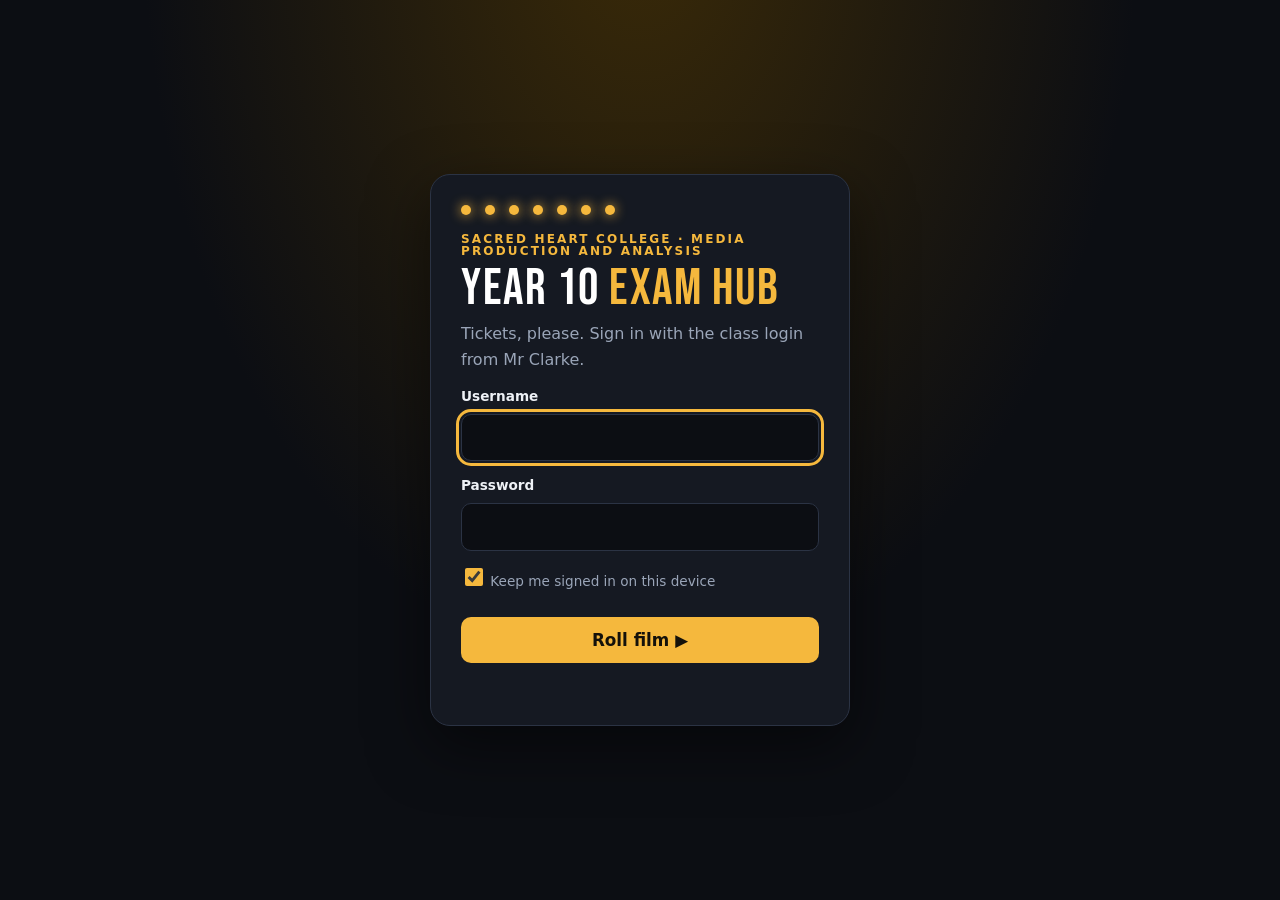
<file: index.html>
<!doctype html>
<html lang="en-AU">
<head>
<meta charset="utf-8">
<meta name="viewport" content="width=device-width,initial-scale=1">
<meta name="robots" content="noindex,nofollow">
<title>Year 10 Media Exam Hub · Sacred Heart College</title>
<link rel="stylesheet" href="assets/site.css?v=mwkot5lr">
</head>
<body data-page="hub">
<noscript><p style="padding:2rem;font-family:sans-serif">This revision hub needs JavaScript turned on.</p></noscript>
<div id="app"></div>
<script id="payload" type="text/plain">7x+DAviRKCQE2W6/l72+XfB9c87CpxpBSrermJuxkmxhPkCf8R0/ZqhJiPZMpAZieceLXGqhXB1TePrr+PYJ1PZFuJXKur9q1lE/1xb3CBsYGutUpvZzV1nNzohXD1MWFHmKRvla5HP9ZnAFnU58PmxxY+myQ8/CLDc7gRIye4AbIwFP8FKJvCMy4whIAIB9iQcyFaoIGZsEVkYa9aQI6XS9ZTW9RWtAcAu0X3NgUURyJibj970K64MHbbj/arms8uKWGfKKWGepL9Fz1EfaqpoYT+rcijHwOt/zbOhE+uuQlCddZ0ZLOkSoKu7KTq8Xn16f9zZlfoDROeNcNT+8e/nxvwCqkzwuj4mMRwRPinNYhojhQUXDM+JmwZMe8BOdptvgqMr9mFZiGz88bcCjbz51KWHekb97xaaKQKrNmbRwn5TC7QZvZ4ZsSupnXepGIK/HqvlPx1jyFV02OJEv4TZKZbZ4wsksaHJVa2Dg6xSQ2NgbA/+4NoClgeSolDqNBcSYAFi2aYR9UvIW/CbBYhqRNKz+U0h3clmf5BfDG/[base64]/W02CICTZiWIwzkefhSDme1zci9JBMN2EKiMxkIT2PTejRMXIn8bSVKrozj8Me79nNZathEs4QHordGjGtKEQOiPiRza1gp8sv3qh9AbDSYUr/0rbtlQlWGr3OuFAswJcQOCr6aYeIhwMVvxS8otIa3DROPc1e7r1EgajM936wmjijRGYv6tWPHc6Y4IuJy44pr8A4y17rjwN1B7RO/Y1ZoPtuIlm1E9tjOJYLbSnxNVy5Qhe73Ezl4ErKkhxvbx/vvNhQS0r+QKkMFJX7fHDCQU+WQHAjWaIuMPwOMr8KTEs8zeuBPu0noU9bCWddsJmlabBhyMz5m9eo2EpwT559aKHULjiNviwkfpru8xv7bhczye/jtGVb1RCmFVMKlHUn6kKq3BLExTYCWk9DnM6P2kqaZpJzxoaLQCyrwGOREcidQHyH48iBAUUzbdSs/EogB0Ep66Zmlf8tPOhbjeHR5qnJ89D+ESW+QAfRhAxZVmB7c7g1TD0HbRnqEJT11U/3ANGdyo39uGg0l2nsLMZ2/XkXUGYdinrC/wH5TeN+88rY6QlmHtW9Xd6F+QkYdhZ9935F1z07amTnool8aqTHyCkN1oqUylWmehV6CaiD7lC7Jlr0mkZvpwCQAIyVIfKUt9aYJaLzdiVI/++yxEaQH2rCJNRQM0HcaZispIV9VCz5UMmxZtsresdonNMyr08dEYMs46rVBL5Zh2NGHqxyWi0KaQt9PRfP5nUwncMZDI6wbWpWQMbUqOm41MQR8gpbGnno2Xrb/H+deAS9javggqaJ4znbCtQUKvtdyykEk+GmMjTokCkI+ZOcIoDofaBO6ncIPsmEh3CNpvZ0C95M1b6S5Cy0oUcCzfHid00BGaai89Nfo3c00DM2+Yr2tmcvIQd54Qg/KTZCrOEl+PasiNJQnqMFVRO8ANPADbFZpxNNuGL52nLSJHSaLhM6lU94JJO7Md1eEZGXZU5d6KvP5UNSNTYlhZLfbL9U31BpEDALWxI/GNlC4l5bHRAp/LaxvrlyhaDhjRDSvkOs/lBps6dmY4RtdzirY+nVhbcZqcNTtiUVB/yXRTCqqS+bpv85Y8L0AxRpEwqA8dySAH5/6tR72eWRJ0ltY4c/5nt1U6INxawBwV1K6LM1gvkdHkdAcEvoVscd+/93We1wAV7788k28ID6LDwvxahuX2AwWFnKJYHMYVAAicrE+o2LZqCF30ON/OlZhIwjVO6GT3BZ+rS8wn9axZvOYE5qH3W8V3gAz9luf/rMSxQNmyjM1QHm1cx+lbORVFV9h4UTKf4MTZ9YxdEk+sE89D+Zulw9YOduz+vwWGaob6m90wBeLMPtyPnc1xLlcJtv6rI97UE6X2/iSBZGJgIkmY2AVHZYv1qZWsAGVZ32bMVBYbk4G/XWPd77H2oU0mQPXfeooCnEAMO78G26Z2ME3tzX5UBiKG16b0oDZxiw4WxxNXWAO3HpQrzJHw2uclkb/0oUkdWCc/7i+aWrY2A7tD7+CNXUr3PyHqErovKssVpVYfffHIY3PBhQ7f6/aEH5QuSBt6da3VQRB8wzowAJpFWnZUhGFHw9gkbRgPJKsayplcbW4OTnc5w26x6tgdBn/8WYvNGKjr+RQlNqkbLBlJmlB4VbViVGdBVTTHkuxvk4qdTWym6ax39luT6ACf2aS2YSNtixIEnk14/4iKdsTzFhjrb0RB2s/aFn6UDCBO1pRGq2UYdOpTLMUWtU+6j1S65GOvK1PKTqEXF74sL2Ljshm83rKkJmiZn8Wn8B5H03xdOvqmdjSLxcdT3L1lssmfh4VT9UGxX6F31sdGoPTCV5zHkzIGRAPuyuwX98hi/jMFOO/z19tP+4avrM47x6BakUl1DQSRAH4Y1C8dob9Z8WyVPlywFXcAErTi8T2XikDC9Ytcnrx14l18YD5ax6Mg/BXOC8uvHh8OTkPNnCQTQG+ZFK/qUUmn+XfiKSfgcfSmilsKUctdlA/OLECKOzEgbDUioRBXu9WzG4NPzwBS2ceDofeWjXdaMClBjp8cw7iTBPmDYtGN/wEDoAP28KkNq+lDFA9Fw4pNpi4FVN8SN8QjamYsqFVo5OlzjTtKolZmPEN4MWUttOLHgKrMtpT/i+SBw5gojFR4u6rX5QCSsrebuJy0MN51hFn9VMb9iehUE9bPkkgL5rIJn9WxL/2mPwRJabuKxX1ovwdo84Vbpy+4L6N5CRKg/dtwgJxPSHVxnj8dsn5nrxKYpGp+Cob80bobXYPoDY8uI0iS9KS5a/lMY8qcHlAA54SqVjWOa49jX1LzX7xUFq2vJH2xU5NyaDFmjza1M3adtD++90ZLFEvymtsqR1jY9x55Ya5Zv6jugIcClj+psvq0d9sFPIuz6N/h8lcsjb5huAMc82/u670jjkJjzxSVpKPHw/nVdjDkTjDLX2zSwlZ9xQHuxVRUW9+ultO+5+iCL6nbOzcE5RMPixQOCF0MeSb78qcFzgJSAoxNEmoXi20EIHkxLjOcPOyyRv8MxvrOWEOeJg2kPAMmLEO+34Yypr+jGiFTZcIyrYZVDzIqK7/SNoVLNAS/hVuPYIumosIFgBS/gwxQf7KPCjUIRzkWaOhLmFyInxJTU4yTMZtCAjNGtwZbXYFGQ1r0j+OolQZykH4xzE7rt+ZEm8jv9vh9aUSH/8YQiVpIU3CuHuP6lbtFhxXDKl0U4y0MSYoK+3fq5+8qBXwV2UV9JpnA9hZUlk7hEmZJisESDItVRxJdRUF5VAhx2Gy3PXMAUW7ZWlKGeFhvcrVYzrb7XJeob2dFBCrV0f41mKEbCoNClTDWjPUHTb81Z19PaDZ585zPflfNZqTRncOgXUDW2ab/BIgQ4PE5ivylJqOFFBVjefaY2lnhZVn8rruJJt19umUnUuMOQCLCFXTRvBIfo05i8KvSDNt58HFWH2EOXltOuijM46akIl9i8WhvTVOlKlue+cvwnVE6lL1DOfFz2Pku4/twttr3E7VuWW9wJnUW8l38G+piRHpsUI78Q7HRfRJ4uEgyWJ6AXR9TvlpW73V5t6JmfU25GhozA3vUTtDOuypzjVU+1aboxunnTkBggSksHkTpyvQlnMlhmey0flC4VLeg3PVg6YdHlYhIbjNgVgwNDHsxmNLOeZYoolFivtV0N6SmVvRku/OBlgoi1wBg4Y7dge1GrM0HtVaYcTAkRm6ukYZ3xw2IlYDvuuf/oSoIk+T1aHU6OXVxgULg9VhDbPZ/CIydstQsN6/+eqBDiiHyp657eepcYBwND/Ij9a1V6oLOwlNSLOLdm6Cuxi0pIqLAvaiZpzc+ct4iKQpZhfa15MQ8ACHt8zm8ttIvbneIxEv71faUCKpbfbuVKmJVCf0XZ3Dgw0MuM3ilz0op0nKI9ZAvtKmT7a3L/08WnwS8Cj/rdW/vbofflw6kuoQ60H4AexcjwuUPoY/1TvBeqqRW1+/HxKyQG25g+0vK1PyN+g7roXbibp+hWjIQ+EpHSiyZ40qeH87orz8ubwYdnITXdMN4NekUA6mu63+xda7yWfW0JJCyUrn22Q6va2Tq3wHWIJ5P0eVYji3S8MrRrebhBcRNe/nfYofRW/mjfyyUhye87lHxM2hB5LWEpXtgvKXp5j76hAcdH7u0Drmtd6bWbeE2fLhAtKNmO+13Ne4K2+z1+E51zZowQyC9aWr2tYa8bsvPUJG3/KCzR9QN7w2HTlrsD46mlgFikl31ZmhDPe/74dj1nCJVk3XqlkVZ7t7sUapBMTbym92VKXbaByIJu52Bv8Vp10WbMjh7t85gYw0SEfrjplkRbpkDrBLVdVQvJ6I1UexA6QarHLI9PI2S3YU1yrfxdI3EuFDgpggFTU7scM0ldSZfR4J/MwnOoFWx3vnTAErcObU2niIgdKtc9+bph+zugIOziImEAK/z1ad/QledB1cR5xkZoRBZ0e1eyk0UiCQvRuazKRn97p9bXVGvkURhwyikwJbYtWa1lytZRGojJxsf/snc5pcbFCjd+gp+ro116oZyK53rLe+WAwTT0IzTgxeMqX297/HMUoq52Cqcw3UIrf03BYQKKebPvyFQArfpKKm9eLgJfScS7ydpCwJA36FBdfHTuuLLivQBUDnfDUuFQ6r9HNoHZosq7HhSX81NTAZciSObzRLqst8JyTJaOe4zIlNeqP14k67F0KKKBHaFSRVhXnTcdlOk0D8DzcJ+3Fkzotd1QQ83Z+Sxk3w1G9OdcXudg2iBw/EJpMRPXzqigt26kyb0HPB/P3qmniQz9Ttpajp1RWIIwFqwwMfhL7j8hulpCeM1kWYENCDqxUKWnKblZH9wJfPq9ubTXinvTqCwh5rgK70HzlWBN+1UX7g1JhLiAbHa4+/apA/m8OrlOwzYX5rJUNorxzXQYKWe4zN1X2y6FW2G5h/Hqc9aTQe/GYjQOt+xLCx63sV2pdqyrjvsoNVA+rq/6DNDDBkLszmgM6TLlXXZLAfGuRu9cy7RL70sl5u7I4/ZsRbaYvwz59tAmaKju/Xz+1V4HBXikZ4yQZ9CvNy7BdyIo3hH9o2M0jm46yfK1Gh+zeXqYIasLL9/[base64]/oJ+te1SxzQEF1JXPfn3OVko3x5mEnijGlcCCz1oEzq8rHEw+2Z4270l3+NHmwTHDhIhWFs74YgKG13lnN7OuaF6xbvP6vV/MZHM2gKOOVTyBZ1sTuSrKc8LZINx2zSzwngd0QUYwyOyblKz44+81ugfc1ENgsi87LCsdmq94GrDbBf70cjDNqlvH8ZI6LwZE+qRm3qiwOP/Kn6PxWaxYVy6ryoLU9i4SyYOnUOeID0JLu9EzC2pDalklnZbHRvWSgl319r4aa6Pz5L40a/EGyhAYWmSEsu8XqFTxh+XL1qSPEQxPTSo+ZW00DQyl/ySbFS6xChvyfjOXRkpoHdxtcouEza26qU9IEz83MC+6cj5wAqxUILFCmLzYkpkHaBdg0sNdWnKt4YAogHYYW8HMq/DHJoe81KCWqyLEYi7no5+9DggJbHYn6D6HmdoT5J8TFrbHYPk2MtWRWKOLShcg3Xm9II34sjHmkQLlxVZTP2HlyHjn1AuFWuBkX/Prm65cry2ZjZw3g50YiPN9e+o7nFV9dmAgqjBPO3QyGvYJLxml/bh6ENQB2D+KdpnTUHnJ48LN0GHnDbyF/vsSPU8uyhlbAxZSqQDex62puhGSdgdz9Ty8FhpHvGvfOSRMsvLXy9LuZWVWfpvdVFr0YjO65BqyRQsLJPLcJ0gkzlVHp7pEBuz8MY/t2AWBE4FAwzCvFZnp5W4j9dgXdLantMkNb9DamtUummDJ/2D98lj+vYoQcCMjpHZ1Pg6YL/e9313wmbPxGmh62S8u5A1BC2CL5DHB74diYHKpzTyVilT3NijXpplJdI8G0h9p6BinbDw5ZNL19nvZVKydEghnw6RkmSzGo80ADrhkaY1t/zcSuDmiifsASzsxtqjQMsy7Oj5MjPNlRqztNDhnaI4CbmgvHcOOj9+D1WNGIsjDEArmlbXJEuC5jL5GT84UeAdrIiSOWpFvjW8RsZfoBYp2sNBMQNsnHcF9MFfkG5Ghctv67pvx/r3bjmnJaAPc897AXKXOWe5sZMsUcMDMAKFGIqSLByx0NYwg3bVtUYKzdfsN0Wjsz2qL/hNtgJ6s+/PS/FUpfmlMbiB5Pte0IEOTAYZ5MBhqm3igY4JBcuyTMPlsqVWjRyG+XR6iXUv3sBu1BKEooNm0jq/q8BPXakSRdZK1487WxKhB8e50Xe3+sl/[base64]/FLcnk4uY1z5/2Dr4SuKPGV+aPY082/wDkSlne/SvYBs1umBEqyv/wod34tw51pnWuTzG/eXlVnXgVmi+bV6dCGe39gYUHiflLTWvLuSc1TyUlrN2FuulaqJVsnayYDdWDOB2Z5tTQXrnCJxToouyPp3pF9G8yxzl7JOr4GEvmnmfb3dKbDmBvlyT6ohvzonsIfdB/QRZc7VA5rcV4Kw9PBNbRBFK/hF7qCFg8HSLRTLD3/YRmJ/VdplIIBgb4/Q7rQjMMgxxpVy+PNxM+T4pb1Bjmru6iyaK2Z+98JO1V8UNY8dj7yBWxuss3yBC8QxL7W4cvr+FyArjiKzOdCKz62UpzRU6R0S82Ztqs67ugM3Geq6eleuDbAkKBGeSmcVEngXjrevDlnW17jXjhiT3+s+jNO9ZASiTJMPlfDw1MOF6GcDms2/W8CEkkrivp/bNpU45lvsc1gEz0GoWjP7JKTQjCfjzzI/eyU/UQVdebxZMS6ZYt5+9EBMSRv8jWRE+OPZo2nYMIRAV62SgF5czl99IDqR4cPHrAOR1UYGnKe0YWf5KtI74W5Yv/q2RaFCgGR5TeosO8RmijnKrAFvQOJxs6rzRBA4TyPILfYw6YUo8jzqIwCW4rvD8mA+b/ivZyKK6oKKIkbGDY8WwIm6nW0stEi/zwBrdgNcIrhVqXsoGAVTCgRonYk7AkyWCkRjs1KQOhKN6eL7P5TaiPj59sTKldaqV8BLth0piIguLDNtUo4NWXPXX+NbS91D/XG7WiMpkr8ReidHWxBodUnLy6cMF921dV16cUWy132VEEXsiKK1/9B4f9JHFQrjwVjx4T1taaptee0Y4Vt0W1R6I22i/GlyFqH471V/uate3LTYfiVMXkH1HIDpYKW6F9dCADp16wM/YOMTGDyyVbWzeNZBvgyKeLpDxRFnCcKDmK8wCPGu/Iax2YaloKJQFpfz/Bo+kUOlZyfcQPHT1dU0sNtCVT1rdItF80j6Ihi4fVkprRNc07/htREib2z0L3yu9dJYWveJXdp6p2fm+afX88RJ/RkOhbvgfOhMhe23B/jzxgMHQtqdKqHjFdejPmGvRtIBL1bdiV0Iuq8ONBvXSlZ3FSkELBSFyjv7Th2aI31NqQmv/0E+yvn80YiLkJft0iSvabF9nYLPT9I8fU/1NQxXwALzuX7MRNsmdDdsT8EqkDlisBKXtCJ/7SYLhg0V8FaBwfXZ+aQLXpoH3ZEg3yJmT1Rf4briOO4wIAS39wzgM1Nud9KO9kPyyyXxiPlWDjrJ1m1FRAPcHAudDouxlSwQ5Xrrd/iMgjfixzb7TBgAxWvRlt4HDhV0l0H/mE56HuuwGlHT7qGkoxQaLyb6PTeZOpykzyrQbplOg0OUgX5e53yThO52oEYlE7y/BXQGP0lKGjFEe7BIe32DoyChyKPb6MBIh/5IxFgML3Xl77nDsmNg373d1HRmTnn9QhgFsFLwhUyi9l+vb/[base64]/JbJjaPNzRxbM/dTvDPZ1IHk9BiNkXB+gLoaCnzTRZ06D2LuUF1a/UMRctiDtlgvxt8RooRSXUs7ElitrNpOPHAEe9xgWMVYqE2R9AgTz3UUS9q00iHFhsDCCJmV+Cc3mTfpRUmq63oWgwokyUdCSKYyB4LtbSMmCz8pjKZ9vXPFNnPfKoDzT8AeKBnV9K+0VtuFC3nfHBwAwLmQgCD6CTd96+hn0CjQxJL/9IPQyZ+4z1HssccQg/7mvj6pPq5BBxFULOg8UIS/laLRWK/4vpFmRvkd2jDQ+PEE6nLMKjiqyWk3ZqKhWUbeFKk4x/ddfYgzrsUJ5NBL2VNzWQVYQQAgimqa3FVIrYljx2s5+ohnwW8PvZkqL45rGBkvgjIzfQpnMQORmXbsmx97aE7+GlH0IRLiFolQa9rovDDZYw+J1YegAcHahMVsmz+AOYjSsWhh7mHevA/q8h4nKCuoIg2Cj6yBera0nVk7CqjS42LL5OYIvKjBLOhip/NZ5rXAoSE58oBE3Z3jYm+qCg3CH6pYJ10qMEKQAQjPOfaxmzsOdR/yXPbUR79l44lufRBclb6+kPksMCeVA0kt6MWYQVTpTQEIdVgPPydWUpTFnfttnm44eZ2JEwBFy4Gjjeuub8U91DTuauUaLyvgUA7WI+SNUfybHOp3mbALZeCCUHnlffRU+imtsh/0K3kBDVHLQHKCO1ZMKFeFW4I22aLGFPbN8eSJnqCBdcLOv2E6toAMHj7xYyUZnN+cRnHiA402or7e+JkKXkdaMEZHjRs7r2pHgnmIGN65hJ/u6mjk0pKOEYF8jnHx3IpTkhPwvDir7YqZQAvY2A0bmhh0fsJmvRZt2vHTqwZmk4oKfl3h8OFmyPsaHtY063Ma6tnbOq9J7mpdnu1bAV6QjhXSQ+zAuMRhD/oCk2b9qyQgunDcLz6DJrw4NRHcfz8y0TwoKyRBtxNnZTBdYEBH9IohxJFzoUZypLP7EG1fwx9CRZXwDcx05+z4llywYbKKq3WmfZ8W3wRKmzUa+Yi1bllThUNnl/ESgyXBsVlrao68+8YtlC1LlLwWORacrdo9FJNuLWdqE9WHJPBkYEX9pTwiBaELQ8L0kv01m9RHjS73rvN7WZ0VpE0x+NjvrEjHaI0V3LJzEZXYD7cwbUq9lAEKUv/Xw+TRaWO9O3pmCzyLvQs2bS/1F9+1F3nbNrt+Lb6QKMFgO/H2h/XwxNCJaJFXrJ481X8RU5PQzS5fUXXUhTFUMgWD8lU2RbGTqapq84gk9PE82xnbEjMg6Crx5pffHhvoeNs4CGienVthQ/I5wLUlgT3GJh3+5wOIu21wEug7BYNLvt8uFiidiAru9AdK8IqW8m4CgHjGQIzD4DDYuXRMt4/6uMS7hjeQQiB8VaWol/stS9mT1mACe/QfyS78Esqrx0KY0joWE13LTLNq0xmMKVQ6gBZkzCmFsGqtGFNTj1QrwdTvo7B8R/GH9dRdf6WLZeB0m1Yi2JVf7J1pno9NWRcz0IyfgdSAQNyxaKgs4bPp0OLtaB9zhXE6p9mvXqgI1rg+VmCmfY4rTaUOxgPLUcfTjY2IICmtd00HiTfTqqfDhf7CGJu8IBUNa7FpLP4EOxIPXw4Z1XBdpUZ5EqR/GLkuBhojP/Lt9VsZlQdipJydCZ+n7V/Pa0vIZYShuxTDH6HUG541CBLiSA0xEcQWZXRWIEz5vSx5cdpCi0GM+JD5i6GtxShrztF/sN9PyzboypxFvx3vDANgBKgT5fcZY/QWUUzQl/[base64]/eKM+TrsKha+VgxM3KexjdnMIivAIvhahRBNtiWUPpEFgEvD0vlU84G5vsevl9HSa+rjm1YaurNySMkvDi5clG3DKMNB+sol/IeUZ13QnQyPeaNZhoPbE+MfhMDEqPkDVnWCZMDm0CjC+61hUjmCjHy4L613Pnbn1YhmxGS1bovZpJc/YneBTMOHGM+0Ie5IONf4llwEaB0XJJeJlwt/CkZt6zDp6ufWzYijHmSOkYXSKPhtIUGF6+DdyPdSrjL8M0Lc34qct0SdQ02x/GuEKSNiTvsgn49kJV7zCyjlF30EUm7sKdRQsim1mSYHg3AOTZ2CP4XHFMQ82igPydY/cyiybgMEGB90s+BnADgPiOghsWqAJCHGb9DSVtD8n8xUnDAc+jVrD3qIyB7VM1sd5m1eIq41Y88RV06k7cbqUrey2hsSqnHtB/[base64]/26cmcoprJ3leLcFEMrYPWl7OMcSiXrsS3qZuutTMEuFm76smVsNjNj/W+R1YeXfANpGTyAN20OqsGANaAeb6kxqMyRCTGCs0aOzdYYeNrcjsJX3wTvFc2UGsQd4Em/Tm/JqhrxkHtGuSYL9QFvJSK/htll7z6ZZ5GUDTKxrBuuFVR9QhqOM+gZuVM8m8/uZMCZffBYrHCOocvkRL1IUdH9vewm5u6bzd8uFls4kNUXvjgxGON7vdM0hOvQT3ShBAOM6itflXoCPN5ctiS17VbbrEbC0DiBRX+dnXEJMe2deZk06c1yTZNJTOCXN//Jzq06xOqN346OKNr25dQrE/izzK9z/QWd0qhpFN9oYHu8RcwRim/iNjIRC26Nd49fkxDUJ8ZC22GDxQ5CIP0SGneRqfttSpplkg2E2i0mmnQkRUPInyf2d7xVzJHSLi2HsB00N1Y9z+vzEMVeUS/fJlTSiubZ54pqm/Y5KB2sD+oTeos0j9YuW7H5oozjEC2wpsaDyfT9EYRjhaMq1AoYV7Bw86LGvBRQmVcxLfYGaWEbf4HV28ba0gzXfDE/aTj5FTUh/iAzvStgLojZHdCEWFkVGk0yOEhlan3iIjHgGGOoYZwJnUZ35kd+moOSUHU8pQAbuoMh+UTW0herXIaorh0hjALViomwHF9GW8TiLOzO7shjxWyDuPh2cFp8di0V9rbO9AOnXBMPOSQ9Q67cpDERqBhZXCAu9ck6XExNtJlUzyAQcqz+MgYfq6hVYea/D6qt4eylx2JyLbKpRvgb6WuUDQz3tP0xkglmUTUJEcwdkJ0i2yjLTog8jxC1bKfVCDvq9pe14X7PJfP2qBx+gyqves/39f4SSx2SUBLgUaa1TCCY1QpnqlBURrJrEswX57VoT8SRTz6QZfDPoa9IuFNQjs2pc4oPCkVb4LDospneme5rmKChroj+/pnhoz+gkzPWj49+BTNQos55A0q5hVjLxNrrRMSxxJMtKW2PFHSqhophXxIS60HdG8JvoLq3NZd0z0x7PTwRs5Jrq7zVja7oNPgQwk3LQO3wgEWKO6abJw5MklxOrZIMhRHFrzj+gavgQY3fRZgwcX9muplD66XwCEAg6LRI+vVgcL1c6JCvIpreQirwsSaQh4vV/q4RKPJCBBDg/DdPlXBrDKJNvknJwB4EnwLQDvwfL8lvIFAhdsmD1xAL9VxnbBa6g3oKHf8DTv2Gg/L5jgnj46fcxxE/YqHaPJECS1xBMSwjLNz7atD9gEyyVoWFDaz/IcrnHo7pgje2RqXOL566OK7hDUbHQCaafqIxJHzNNp0NY1SqQuA0vZ1rmQ4nMPryx1snbO3pmmW+G6BqN+FY34TcDxe7+yNwWeiT8YM8afc+R/g1rqAARuc80TJ2ftvLIjwwkNbvtF8SP0ED9A5vedyRfHeBlEcDRoS8tE33ZHVUCPecJoZ/+OUWiOcJ7tgYiYmEd+QaZw4zPY1A0xgptDvM7c4K73iOdUMxnw5DWQ/2Jd0S21Kxij0JRq4aeZ5wjOMYsRm5rmuK+OG4bV/wtWLQShr/bTf/XxprWQxhYTWWo1NclSJ97lKtyJZMBzgTcm0hgnujLxPDS/yW7gGiSOuBmVq4DIgd4uLYbbJYyoCATkADaVW67n43tndGE2yN3mRKB8aJEdUrjkApC0HZlZoGEO2gXKmUui6PpPLRzLDQPUXI0e55PbRJtc7BomwYlXW2P7YNLNB9mbpaFt9mnSzTyRQ6kqRJezFhxC2b4BRALMs4R8GPsoKs8ueFb/ryrxGcHlV3skaqekHTJesvKnc8bhYFs0RCSkhVH3EttHvoLi20fw13Qg5a/AFwUt807GkQbcakTW9Un1i6D+M+tHczOo5xdFuS3JqYhh2OqcvL3McJcXYPZTOogf4qwrMFaiI0kK4kJFDd8QkaeGF76nB6vmJuhky8yN6+exUGjJP7d/CnD8fuxjQQwQcIULLxJ2PYj8puoFhfI/7J4wskM28Z1qruTWyo4GurfiE5r0LOBZVg5FhJqIv5xwoQq/2Rwwb67MZYpqnizx8FOE33a+s3rrbS3V7XqPMM7qUkujCUEcbxi98CWFie4gkH8rCcT05KooImSg1CegXoknfmRLcanMmCnsGR8SsDLyu8Uh5FYdO6qzLpXJP54jQElEetGWIFpteQD/Hk+oDHePsxGIGQiQl6jnNe77z79G9WuES+5q1cKsQKxYyS51DGnlEtKp3Uor7kKxRNTBV2PoMyG9Ncj73EeixZfoqbY6Xxn5LrwNhZSb4YkM9f0qyDijc7UKdTP03jZPP8vgxjbUFzflszEZsjHJovXw9IaxvVW/Ol63z/RTwuqoIcDvfsM3NUVy0p8oxy6D7pnE9pnVkEqF6UIsHV86USE436StddzMsxtRvMmEBWTogN5mbs8iuPZ7TlfF8UjC2c5UFzhIOY3WYwFpH//gGMkw7XTmTu7zOMhNaS8IfCy1TngJUTBReyCruZzRDaMefiH/NwL9oby/BaVWd7caHvw+z06n99J9kNhwHlIWKuN4r4bV3XtZ9eJkVFddpOjYsACVffV3V5NAkUz4N0M646bUYD5by275uI91UDSq+vxlDGNSWo4VFuKgTSgyaYmr0EKpO7Q4TFVjb1T/n2i+6ENIDfBkbzjMTl6DDHuFXCt+wQ4FM04QU5chLmZrdM56EHHeNS8xScax3kE4Xm+sgo/g6BL9UwUd4dxAx5S0MfRrPLQCQoyAvsyJo42hYw75O2cj7WP2FcAhYl3TzUt7Mu9RS7AY2bCYTyJHlRg4O/SR/9afT+4vLOpzddlDeU6ddSEeSTWgoOs7Ag+I1X/yELxZ/nns+aswXqlHvsA/zT6YtrlKO+behOv/[base64]/WUol4YJB4sax1C5jO6hidY8Wtjnq9uEqnQkhOi+y0e79j+rjAM86BdLGZaV+tD16OeFs8IvYVOL2uZgBhnXl1iMaFypOkfOFqan6hNAZRZd455/R9t/UCSbSD1iMGXI+xPpFo9ZVtw4BunEDOQ5KuKfnFNvO2ny9TOUmVksIwMyIHGIMbP6cyHFc2lXi3VjkLV2uhptYj4WFVQIuebpU1vj7o8bnmj32is+Fi8OruWFrfPQgXk2HAMbOwK8Yv0NEutd60tHW49HetsL/c/zb4L0Nh5+/wRQn1gkZARA7G1Z4XXdbm4AKSp00/HWdQ4b8R5C2+G9oT9s0EEXjzUIRL6lffewGePNXMPwhQ72Szzb/UkBVgQtxCwlxqLEV+6vIbcexDoYIbCuBXKkcaSw/IWpJAPHeJoyeG/YOgv6lO+SjaXP+MsUaCxxTHwDOh7QNJNMkGltRgA06xkwu3MAaF/DnCFEZAtTgJXEOnDqQ8wMfSA9dGpqjwVVlBJ3nTyPvog3+beIrwBedAlo1DALzetT+zDVOhUCptZILF/2volvuelhUcaExiMyBdwb2e6eTjWdBK/[base64]/sj+KffsGGLZ2nZ//A6TDTUJFr2rNhVfkCCn13lTbqasM9B6AVQY4UTfJo/XPDK/NZs9ZtoTjr5GNYq3WdXkx83GspHkuQuV0iDcbAfyrVVna6H1U3WOngnykaG4u3VohbVtv/[base64]/[base64]/xzoulnScZND7g+ANen4lCJ+32HtxsJdmF2Wp6yx39fbe9fQfi9s+0uqh5HAXc+NFZp798E6NTmd8FH9uIXqrOb1eC2Xo72/kNaTkj6PLW5zaLpIHvq8wotLwVAPyjaOMB28C26Dv6XXEak0f3byWUd/uzM1II7Bv7dtId0xenRfTHiDtyl+k/72nY/i5VBPgjkNQsAv88p2gjGVgLkV+7d0EWdX1HsN72ikGXfCHGQ03Bl4Zf5fePDiwb5lvQlaJUokcIlYw2aQhzKjoekjAsF1DChiQR6UbCEIip1ybpJ6DVKk8txRV9O41SsbZCrQrYPnPLlQK4IBE6mwt//P5ZntEBb0Lb0X6JxF3Z1ylEEqs8KFs30O5O8jpEOkdQyrG0emi9jly/sTy3Dru4sD9ZmIHQl6DsTy41EhiQ69TazS6a5euFusw2F8tB35fg1jyOEwWEi95kMlufFHZtBv54CgsVvIMmzkmAEpbLQ5TZyM2HdrHXeS4cr9iIEnhiAg7OfZdJqXqgF9J+2WXfbNV/[base64]/KYgrWJIik87bIRe1IiP0R1IC/A5cQtZX/tYpTci6b6Pzv2oXYnoOW2P+RYZLeUHDEEiQfVCGgOAYNgXnV3zR/H7F30wXBfl2JdQuSo3lMftH9MPtEdtPjkyZThYDkIRZ3VRQvAdVB7w78M3Nv88asQUyblirUPPUMH+YoSw/0adriOKKBYrkPEu8h5845E6wZ8DhYJPLgIBC/3qRkTmqhTYnbTgePoOMKvYcd8kG2OnsMToKoy+ZGea+wX8cRGWBwQzvb+U3yiu/5GuYPySvEpgJhtcatMw3MGUAMJHpIdeBjVkohpjKYX5tcTNTad4DJoHlaUr5GaWK+sgIGjL/xT7u2YocyOUfMR3/6vCYtdzQa4dSx/AgPsyzILflbSezdom0y50HJmnlTDSZM0FLcf7NEPruonphuItEIgEdHC+1/PNCUbrA3J+PjKHqFontU18qicD/I/C5NTMlgXWnr8xjIz/7ZIKrFZZ/AwdbMIvx4V5K6rY/NUIReRPiLCM+Dn1DTgsJ2geWFT3kDm3NbccpPR5kJk5WwYoZqw6Ps/h2P/2VZYlhdr992kijcUNuJREJW3D8LAIrRuWsWquKriZqzeNVI9xax1hqQrDPHW9S+VsVgwa2d13igX3cSvwsyjTWP25fCxp5g+VSjb4AaSn9RpMDEi7ICif8BjQM5gS7zYYyRqTLTkK0u98n8N+4ytfnztJHXr9p1/dgFtBZarRR6v+ZhOXLy2gkfQPYKchEQC4f4DXYyfpSCfThdMOtT/iD30V2oaxmzJJIHVy+b5AZIdXkLP+eVB0Jd80CndEguo3oMAd5vTUYCsyp46PNIsNisXBrJ9j6z0dj/GrbXnUJ56tJ1zjX9HBRo7crxV1Y2BZ/Um21dD7rOxXe5g9AlMe2A/9sPZJCWssTabWql5UZE/8Ky0i7T4ipw/XVe8f/MQOPsO7VZpxUI2apVBatcngWBKijcucFx6Va0TZdd72eYLX13bWIJTqPJSBxe4VhQRyPduNgi6g33knzT3q4VYWlu1UgH9RsxP0qu6+B6Uu/7qnSsRD+dYCg0Ml5td4bnBEVPuYtPidRLVtan4lAb1h//xbk2BVQjr6w/xOngmxvWfmL4mZ5Vrh9cQu6svXBTHUhffdpDeMyRvWu474UWOeKlPQKQCfLJtUa/xMnntlcNIhGghTC0SVMT+4xUxj2vYzULbMtwg0McuHHCXjv4utH6nBXmT+rQlVFhdluWj1u/P/rKQARmOlPUUhC6YuZfnwCfbV4CKMC4gnJIZPE60O/Gazj8JDHtd2zhypIw5+fLCLQonPVQ3eMLsm7zLVE+rWNE/4H0BgOYpnXeHVGRdhSUIrgE2uxVpY1O6wu3jFZP5JwkU1l8T+PRpj2pIuRb5CXzBfDhlSnOPyENkDGXHC1g5RV+x5jGut/Bf9gy+AgVCUys4U+iYALkXlidfAIndmkYzVyS++tR3UZOKrjuyvpXHEOkpiwMORrXVon6V72C7dwjnnIVFmDA3p2akdlObZzFe8FE6Ukf9KsKrGj5B7OpPXwBAS6jXQxsToR/c9rb28kPlipBHCcurfurYKX0uXsMqUucbQ07vNU7INpXkCBhXVx4GglbjgncfN94s+fWkYLTstHjWpYtnDDyK94RFnB17Dcp9584V69yg2rgGugDIb4xUAgp+YgtTebe//iJtRvgKfsTOMZJtV+31tYRrpgNOLBliusKBpyBrriOt4a1Jx6HEA/RDXt+1sDl5KLyK1PJPcZw+3sOriJ+69QOcpJUmLL8fQUfviUSZ+je4SR+kZkgJtAyAE7oRZvdmBfqHHcNipXXw+EWoSsnYLMkkOp0CX7VZDuP0+6JJnlL6uO3eFjB4sL6536L8ObwPQhXw/8Do4In3LhbxW00LrkuSq8dHQjQC+QXBVY/gbOTyzqKGyaPse7hbSlJT2x1P17ZADBc8pxheN/p/2PL8d1mTFSRNIUCy9DGOC9YjBjzUsejBbLTnpaz7O+aC+mxL71WVj/PUWG08FrkI+wvzvY3D017QnHm80cIyDg8mN0EPtnFI7FZHLPgaJOkIIKg8b7u1qMDwPBouN4kozupYvRlGbn2Vc7wKK1AfRMu3OkurMgu12lCGrDNvcTCi0ncZsKxWNgIYcD1yDy9I+4oGHOsY7jGzId4txKB3RRWnEDHkyFEvnlV4zmqGv52l3UZs76/hIy4oG+GSQj/ewRDMFnE1AN7vpgHaklh6karzDFXbVLa/UDW8qfNwmYpLJcy5gcbKRGzlj4SPYMMUb/T0y1fBpcHHo12CcrXoWrPuu/3BA8aiRgdwG5o613K4hA+UeJK4Wu3jASkX3nPFXkM2XiX/[base64]/[base64]/trX3rSlE4t7umy7O3kbdjnX2U897Xzkle+mU4z1jEWbb+l2IjwMB7o8udEvGuLxXYN0Ar20sVpuKv3fH0pvPuNPGUfT8wmLsNXFxIAUE+SU5+NFzfnscnM5C3xsQ3nLD494cUS9sUY3N5Y2ehdveg2SIeOBhgf3lCZVQY/sTlpWU2r7WdaE2UsCfgxsSng/wUq4vycNEy6M986dya8BzKW3chHalIeJc71nWTXSuETaHesWbvwCubN0+e0ZIGenqeLFVNTxwhUqaXZLbCFi3f8IdNjQOke0mxy/qb9LKntyokmHIVfFzn+NezyLraaqXs6UcyOTgFV/mTEUAVslomE1MbdwcJt+DG7GCYPRRjxnEQF0DQuYSLnr4D+KNOd4BLJQs0jKHDVFzzoB/cgA1BG4thC6JORvtsxfiIfyNBcB/wpoRTdEK23DnxKcXhiAuOj6iJBT3iZzEHWzkam3dm20iEBx54m56nbOmjjggVF2Vhw77Ci3htiB7Qd4f1hQW3HCVoRjB6SW4UVyTcimtMFMAJzs272sIYZIaljBhKmqrcbg5NNlWqpvZELrKyjqlMDC7cmYT7STI57+up9OH/[base64]/2//DbTubDivk2WxpxaR5lyBeKnntsAjjFqfxuUYKee0IDKndpUVxNpys2CdMcPdWVHS2hhOhRNmrCfjutWtLIRYS7u5CN4u/JaHAYeFWzQJgeQRDBreMu6b4eG8SF+FWQy9+ZeTYs1CqLcW512wivAgwVgblskdSi0b5NbdNBxYo/5wEU6zYscNOM2hXVdfLrBc3Dhc0MpPzDKkX9SCfa3fqyjySVEtvj87Kr+kmecg28mAEeDr3xwgVXM9BRsJCi2ylr0iuKl4cAW4+Ie1k3/fuDI6Wl48zy+O3OEOV8yNGmCOTXewYFR5rM3W1bpZg7a3gmM8jQvGjBvM+nl/KGvpr6UlZIzKqNlHKMPfCjqeaDFCjQO8PcHXTZiMm2I5szVaa09uFCxthtxZ5vrRnyzgPlVJOJN+LU8/jgF6PiESxeUfW2UL7uFjWW1AeLjDZxMMQ5qwed838XKgzI2DAEH+iDwEOUii8Br3igami5MC/B6maRkCMqIpNcQVU6q1j0pBy7fD4HgMA6z/AnAq/zy67X0CIxz6MV72jB8oGIUHCbfIfLktI4rxqZVM68WtiXXDEgAEL3AATQPW3ZMzbhfShRRV1RrSw5hnC5pBCSltP34mAVVXL/MbSB2peAUJlQ1oEO/kWcPldtYE4QjMwU2EUGcTIfG4CqAyiWesAm07MBQlNGahVRYbx1QzYZNIWrrNTLG6yvqbaevG6npNgJEmww82jjnpH/VuQpBE4w9Rp2j1kZVhJemeB1sj3L33KRWyE7RCJ50NZcEfgGAEhNkpixnDbAD+DzCqfrOFCg17rvk68wlI1F/6wVThO82BEVYcHieHH2Nolw4NFAI1NakeLF+cVhiUQi3tqBhEw7iNWm3PvcTDq/Z8Ys4C+WN5RyovDGu6XmYgv8BbS4+vuCp6bqyvVZoX9VGh+gSb90kTe/mu4kwxS0+RyBgmt+MQE+nwMWINqTLC7H0ekjbRCLowca+6CTzNpdGWEPEOwfVgx+2DaCDrT969HNWtkvzS4MD7b8K1Rm4PnTB78Ww/huRshejYvuNffYTyFOn8CMk34d3S/NgGrDhWO2Mv/kmnHD/LsW15SsvffxTSAyk1CEuSGNj/73gaVMR/CEmkVM4GM2/GTzprWdkYQ3UKxi+0MSAZR6E1KhhjrxUIR9EaBldsvizI0m/TUEQlG7fvXo1nyhSJLf+ZhbBW7fVtLQL18FRsb7a/vQqHL/fPaCInRA5I4B/UWKL1wOhGPAM32OCQWRZrUdDiU4e6sbhDiHvU9NxB6LZwvPns7cPw7EGF+sanqqdGqnGnCUd6FOx7Z7c7orUCu2cojRjahngsy0pVdcgwIalw64AEaDWCmKjIl411RHAB7e1APBPB0kLLLKXu1bLoO/GMk+SFwABwnIsROeQCRncjUK9peEr82XB3TdQoXLdgb1tnvrw0MazGuu89cDqxSzOHpGnboOcJYfMoV/oMuL3isRRp4wAGEkZcRRnltRWOpYAJgqNHU4vrWUf2OQf4DY2joUqaulfNrBRrIBSDFzNeSpMnbycTzYSgaIMG1XhQkD78Nx5XusIq6YlaziVMnfgYg2Gm1Gt0nWlGr8ZWIT6eESKS1fFtwy1vAqvScOmj2gv8wQBv9bo/gW5JM1F19zh+sc0du5Yoj6K/nEDGwbhi4LjWRHESj8OzdXW208HY8ywHFFSLVSy6E5YZqajo7YtgRz8Q8bI0dYPI7QwziXMNoK6wJeUxJsMvAVJ+xe7uCf1MnawaDej79nfSEuS1kGhhwiC9czMDGcXmBuUDQeRWLSWQyoFFoAR/dgMneIULdJ9b/0wBDfNCHr/5yiMKNjJZIAH09xnnGGd488LQO8rvJoY8L3FLSARMcxvPeY+QdTYQ+4Q2dg9AkdBiEUy/[base64]/SgDGidOBOpIqnpJ+I411wwh74o9f0IN0i5hXcgH9B12Z+FPgAZJI5mPAtqbPKDVIqapqxMit8GutNY+yJzQR8O5LWqY+Q5TyK0ly+9Uu0fqVKK4J/Se3XubdRScDreCvo07z2PxA5xYwDQIOXFV94WZB/XwCfLtRLUzB5iPa5h7gLDeoQ2CEPtvtjfb3LaziLWQy7CiQlgSSquxu3BiODYGs87IZgx5hKPgP9czTsfS/aPN3u88BZ0Ti+XKDah9ZEJY1bJvfiHCBTOaVVtg4/a6Q0IY/rqOhS0Wcwa5WfZ/[base64]/UgQ5mkuun/hwwTBttDofd6rtWe6q0yPn9jPB4kymaUs2PKQayAG4ynRv8jnak1OeY5uRKUZ8FOC3S85O3VVeRx/bOOOKIgZFF0OODqOmlDprjZFLghfBlMVeU8y6cMm/HQTmP3WFmevuRQobo9lYRmfeZVW/eCULTHh0QZQZQoO+zVPhkdW477qA/TfszlgZfuUHr2L+Dniotfwb7BQae4qwe5j9VLeyJoHCLX13XV4ulIJ0T1IZl3QBRC7HBMFdId3nSvGJ2DvmTiOraKGIWn+B/bAsyzbXBw24a2+IfGENe5+D3SqryxYKDiP2HaBlCvHIY/YiWlNrew/Q8hdB1O47cvAKLr0WazW93Qcd7vYHu1bpxgLR/oj51Wb6bKJq24F2DQqe79F2XKoO7Z453yYxJ6MghEzpiF5hATB9BvjnPxcK6XrPXmp1lQEzdlpDf8Geqew7hZIV2km09KO+Jlc3FlmfIk9MEjFNn+kPtThOb50/bhGBS2jCRiD1Zz/cJRciQlFZuADMXUof1LjPiwGwKeDmtPGVhxgdNgwd+aR9TfTGwr9gLRQxL0Gt4DdTNEqVGO8uON7PIfcsQGNSH5f/7E+ienLGcEE/cMCHJzGOheWUDS4Z0k15+FPztpY7HcwgPtMp/vNmCEP7/9GId9Plni3qYuJvv5ebqMHy0BnxRotR7KbE4a7S/kRkRFh4MTVNcnkElTDYRh2eF+t1/[base64]/j9EFkhCjKZ/[base64]/2mbha3pLTvIC0mLjKTwxfx/RWS9qsjxiQg24IQ3gRngz7z4TDEHLPlLIXNtE37UipCLPxWRI8kpAd54uLUsyeHtMgpJubexFQPuXEaRKLJ60D/O1LMk59umwDI99uXVJJ8/JRvid3Tb36npfOEfTC+BttR7m1s4eaYs4pmQ2RpDZfP8J/C0ApwQZXohDtcDoP5HckhbLKyc8y12heds6ofxbduO7Vyx0Gc5XIMA1ay8B5p5/pYZZUbbU/Ipvuq5VOzGBcrnffAnSvxrzB3X8I6kmF98SSBZ0xvqmxduW9F9za/f3bbsvLyFHBtvpzBCAqt8deCIJCJwZ8HbxOGZuYWs6HTqN1S8r+BCnitHGoJiAd0pH8Mmrkqa030rfS2vngLT8r/AX/lnnqKnGADgUKy9X1hMJFIQOBJaghDwiaKdJtRl0gBs9g64RXNslKXwd9Lsrvs4432NiC+lZQiJyzQxUWrWy8Ld7lkfIcAFo0jLR2ltChNoI+t4YrHmcr/pkQBx6amKmEpavrfAMGMCbvoqSH6+7E/TlDCiZ3MNZH215q2L0jvWhc/1tPfjJZEKmWY6kZ90QMDTlUNp1mXIUIZ6eAy2wfCqezc9JbpH8gJjsNL7HcTM4L61DBCBKvS0/i7fWii73f0GDEDHvBzc00dC4YMTfcFnVm8m1yFtaQJplXKqTkmQZ34pdFdQXCWPuES6iHf0hjMObTX6vd6bybjSAeMs65aCwdp5E4b4Wz5o7nYYA3ANF/EbVQtUb/KFBxjS6C3D3ZGBF7RQaZSeX7Bkq45CqLvZ0RK2GaTT+tayWk/UfoMn8zPGl8eanA//ZAoQS2oJqeJH3l40Ly2Ob6k/G97nwi+q4Gqz4euzqo7oogbDF6gndq3G6TgzwBUiaebVwSYeuBZ6yVf9t24lWu0JP5Lq7PSacvJuDHia9rpwHnBXDAvSnKZ3a02Gy2plvUmz85WpW3k0WQYxqjhRZFJVavgaooFMD3C8ohvBrJBZyDOSvv/AOpjijDHPvJSblXcnAr4pJnKCCZ056gD9CxNgOzEO/dYuILCwVKCmitOTXOyl2swDjRDMfaOK39/sUEYwzyl1cMet0UFbxvDRw4rXkv7xx4gzE4nnj9BsZfZi7/4G1TBkQa3dIz3O0j+7C9/bM/rJBQaHKDWvJfZuIRiPvxetdJzYl9e3B9Y1d2q2wAbsINzccAFrlYsTIh+kfq3YBSgpoH1Lu3fas5esQEic7tp1XfbbbLVJjZyXlwj0X13SRy8m9CRrF+F8jO8MWLvWgIqar3Mcnma6S0XuvMe4MDv19qFSBYHiVmJQbdCv74R2ubgvEpPK0vtvNRsWo0MjQ1OKJGW//CIoq38VApndZxCx7CyOGn1D5JpC0pIAEugIU7HsCn8wnWcBpsdrx0tdnBCWvhxP0s1Pfv8nPbq/E311thBs2qfKS/lPRwUcAWpqGAkA/Kil29r46C/VLxniHJp7uxpq76qqfPHrO09S9hJk0nlkzqbgNPzBj0WmE4L/lkDME2f/eIBxt6Hg75ZA6GOjD/VbgEoMh2ojOmBQGMbNC2yXcdwPj4HOfYRazUzfnf+9cz0WsUtH3o5Hcjn5HYj7Zg8QoNPIarFSvf5aXDsR4RjZU1Pffv874W2MVHj6HzNl2DM4i8+RfJthSMeSKcU+10CIO2c/[base64]/1bAgc6G7WmzE6M9zG87R4Ers1LX/QxguKk4kNPCaMLz8UPt+1NS3NpLh8AE6BH6xA1sgortdNDU3ARkkU+psepsXAxs/wEBiENf5hErnDvR+Iiwx/C8cbmnZdT+q5e31eKRRCyR3SxmVhnVCkAiDeR8gehr5YZQesumsqyGfLDCuMDufzXdlzGGeHgrHkrXXn06d/[base64]/[base64]/hF43oYuXb2ZPqqhU9pgLd5c5585vr3XVhSW/MPjxC4b/1AkvGrazmA2YByr+ylOQh/ynflG5YFT2DnQMHDdDjO9ydCcShl8TUuPMZ7TU/+mhMm4UcnQ7RpnfEzGPI7VbTqJEOUNlpHAaJJUHjd2n0MiVIe6AjU/z107nXszn/5UbePAvdKRMfP0UjFphq3sp5GSpGdLItLErAk9CefzQFGLMldebnEWNfKov9XY5+W6Bt4Iwq7aTKzCDAKvrQ5INWoKLeKRdLr1bYRprHRjMMDi1dud3fSL6xKt5lo2DZXH1PX7zsSiMsb7NTy3P9iBmTRtyGmBMsz/PTkBSm3r8sc/7ywWfVyMKhkqVfVEYWd6sINnBExS87Q9hTMIJmnA+J0qNxbZMa0IsZOr68vN7qxWiEdfVi5PEXoH6IYVhmNoOLfCvqsVphcQnMErMLnON3OfA3FbQbMoUBnMgZuetvREKyDB6pMpmKVCNbfXZ6RbVdOYb7vE2br2/EC5TC137b7yZiCYMti/[base64]/ByDkJNB1PwSu1a4cIB4hnlz+qSI4VKgjAyp+abE2JieptbMjVg1XDKKEX90taaXSu9q2lGcmr++fXwmW1OGyzm/yPNI9jdTs7BCcZdWpb40cloMwmucQ0iBWGBDH8XeopH2AKRuty2RvbqGviXkORQRDJoDW519ZK+N6X+5jTPcsny2DwdGhKcw9NP6jzIicOCWfagDTI2Gq2EP7+C3MMaXBmZ1CYj/g+w96BrUtcVEyPnvMh020BiPj/l9hYaon6qbXLcRkLR24k9cD8M8Ed0ZyCir2ArvpA6q1ucyInG7oWmPwEZP3Yb5LLf2jA47mKbrnRzHToWSnJJrfQhqFYCDH5FCKIggaRVRHsnpLGxTSjsoH7Ig3i7Q4P5dkDCXFHE0n80V/hte5+orKdCUDUNONRDITgmoYbgfWGIfDjT2fTlg0IYZeEf7EJt80WEzPYLDxF3/Al3MYVaLeIzhbCKw3iOc1RgvD+pz3yBPUGUyXiMZSox7wzJUWGvn2CwXpU+Y3l7rtY4Says7+FCQe53ghX2oxecn7DRsynfgMlwQGxf6tqMwnEKPd/KzX1t5MH7+pSlpIGpHiuty0xNvh6gfH6QsgUb/yxYzxI120XP+xOXefUkyOpt21TLt2zx1mREiX/jwLkyecX62q+8pJiUi84DmpOMzYruf6ZbRsIZTDAN/ULriPke7HhpKEjqZBzR12OmynKI32TEJtulbxM22FE9LIwgvwxiMLTv3mus+BF82i5wBTrLncJTDPQav9hjaTaT6zf8AnyaD/[base64]/8Q8EwQ8EQBoazT00vEt6NNMYP348YkcxXYgm2G15LkyJ+AVF77BwFvfm3VtLgvdsh/zy8icwCw0y00HMJMy1Fw96pid6+4NGvSyYZrK+yDEcby8ubyiJqKkCNBsqEh5g6McOcPnLFTxzk7pZqdigoraF7pHb/RWiwNBzKQmtsFfDP1quPFKyJNCFVC6XEq8uHQEnj2NgbBdd+OXJOe1SM2z8dpzdTcXCYc9btSyxoaQDoHxIOSn55jNA2RTeJnHPlyyG8kKPjZEOzcjCG4adWMAf2cF8ChjrEdyf3xu+vbJsqFm8jibj/gBH5vPJc1ZY6IhvbgvoUbXE4qR4GeiikvXnVFJtG+dg3Jrsv/BjWN5QzxHJJ5JKYVFbVGw10VEREH01v0pGdF2NsTuNWi9FTWuhVbRV15ZPUdJGaqaJFQoN1/ORyBLjUr53AVee9zgi9RKPbLrp0MMdSCwwcpgyGQ+snjFhBJP8cY2AwgLz7PCEqP2elOBetc8as5eIVnlGPJ7jGpcbDKowhpzWAYnLSKHLGzk/30A1UE2Y2WtpfP6EljdpKKJcFCr+4icxmSa04fv7b3u2i0+cjB3RrYM0YRMnEKQVwtyiXzWwNPwa13mjyFzSNwL5qaNhpuGVgeJBQq83hi6C/+E9GzkSfmHB86C6pv5jXpWuuHtEHOEdefus+gj2dLK3V4JVnLKttGCLSOENtaHwG2zrFj2BsQZKXdIMofQLqza8YRJaY8EcZ8Fbr/Av5BIfNdaoVW9+3BRnrDtBHawGJUUaeh87/OHeD1yiuZBUxTW/mXR8sxaQCln0OTdqF1vmPtpVOph6hDakNoHWVzQ5J26KtIJci4PT8D7AfJ2wrXOosm1/7++x+SWl3EQpwuBD8WXb9D5QPtp8rv7QRnfheN5mXLDdriwLh8/N2IZwN7nhK981gMg1qzrcKgNSnr50f/lh3SQsu23FDbPGEU9MqqwOlNo4MtWSyrzxu15HOR62Z1grjNHcdHFJh841g2vI1WkKY2Yj6f2aVaPYRq4UA0LtPk8U7FleFVqxhNxRKkbMJb8J4iQJ8hdecgqAU8GQwmd+8OyyJbcPJuNA4oTpCrWN8AcNiDUX1XhDey6xoKMjhIRNv/+lkfQ2TZG2dSdQsUxe6p+TyTOdPQ1t2gEb1jrfa99NK/j2B2qRXiB4mzgoFRYeIUclD1SXB3CjJqgxkwflZ25nyP5fU5yEW3c/WEAE4+oTRoWuErs0U0LPThdpzxK98bECBJecUv3TBcojcvuPotcDRoiud3p17IROilHFmcl6Nw2CimbcXwIKcPxmjTPwIDfSLGvPHLVdf/Jb4yivVFUw7RabhpxKCvjqgjHxEv2pGPk0dz5ZqiCIYlCuZFEEWUmWKIAJExKGxlx0/tPXlv5JowvNh/2dEYN3/ltEqbh1wAo5s7bMt1hYX2dW5Rkt3ZYp33o0YcwHi49l48e3tfwpmWUWC9GuS9sFBS5yjKHMDbCl9aiTZQJpkOKwrhBIxEVF0Vs32ULGqlrp2rhlmgzCwnSnQZNaftAhpfd5jMQaYCBR5X8RtqN00APVmR6hfbOBnoFLI3975TYz6VwHwWM5ATgZ36cS/QQjLyLYRNfYKogs7vbXTBEKMKW0Alk/o58aN7sMWplnVNxgGHxT/wv+UNoDVon7we/[base64]/mccrxUcgTuU+SnWAiPoZc5+jQpFOIDndHc3eOLtonJax5FAecbw69s4coVvRIoUClwNl1Xd4tv/GQBFtCoZIljekBIVCE/9ljWNwwEmABcPahBF9bJEvEtrbbiG/zz2KdTiCkD08hKej3aAnu0b8dCI7j+DAr6i2YKZS4C26+LRpTtSxM8ov6BNT4knws67AehdG0WX3Ru4jjbv7V8WE8X4i1E/v+5HpXI3b1xSwRZOwez/7Kf5pyZVk7D/j9MH3TCW0ffMdduUycZN9KJEFLNYMGJVDvu0YNhPTdt4eiQ/l550VQ8lQgbXD2vkYHT/46wWm5d9FbLLUOOkX3U9EgKqspJ0noeu++vkD466E0RCuTgyaDO88ZQwmpwVZaB4M815O2xdjjtITqsFRkTqowdAqnNVzucrtnzyzbHhPwp7x400tylnuu9M5+oK+hHenuOVQ8lKbUE4J0RFBUO7xB95II6AxGiyaUJOSZEOOwp4P5qhjbWKW/bRZ/CznBvi/i+u4P7Rzw1SxFUnmTairFjXTPnr5HcD6EzgOvyUn/3Nx0ytbRrk01KqbM5R8KstMiROL9oBvZaABCHkdAlKUks3GGGk0v5MJUppMQUGnIOGIE9WUyAYNS0brDJ0ztnsKUY6i5w01hAS6bEK6nGRZDP9a6VW3ShvaStb49ZU5QcC+chgD//4TTsk0he2YrqN4GuBWGW+l5KaURMw7g9U6MROJ2cWUSlZe7WHWYWecrhlC1DfLLgZv/KQ77GNRWvc5pdO7NLUmv3LWWg45nCHVUHq64OH5RL7W0nxhkW/hz4Tl3pFwSKSITez6FaQvzYb+BdzLIU0baVmxhr50wps/QxY60tZflo5P3JQCLngfdILrUqAetvNILr9KsjmOUmo5pwsi64uFs+Lf+FwjdIDmTlwkF9+tzZdviE+TJuCjfMYxBKUY9YntVyt1NPKwaAVD/zRYw6W7KeGj7IodJEMfaJoE2aEygrQKCIijOHZqvjhVmYZcM2nEwXDkogvjU/1EaeYAUdW/TP64bzvNmFM2USviIKMLf5b4+knpP3azWLlyaQeXkmRgr9+igOAbTtoSIvg+pTxMa5HzmyIW7sWpVcYIdxhJE4m4z5jWaAc+MkVs63At0p97Y3gXN3wQEv3U0Y48Nk5aLKOjvXFFSf9JOIOuFfZCa7nVU22zXCrWDj/0rXvQztkLj54TvvhORymsx26trHf20gZQo+775Jj66LZVwgDqT4DLB70BRUWYCVmzSswTDs28WANyyUMTgZuUsTDPxS5zUwNrTOs4cbScIzp+uYnWyoR8ajDObikomdByq8wlDYJbfyFImrLrbHQU2PNqop+3iErmEVW5b45cQKbM/FNDzBUxw0WeI+CLQDVzxbcGtD/n2CWtb/MVst/aoEhzhdW7KySJ2lCxbvWsJzHEyPwybR9n0n2d9Gn8zA+0kfwj0vNdG0DqFcQzlSXWwFpumFL56DgjUDBQ/w8LDr2Hi5+9+3Jqm6dXyQADnD/nD1CSnixuQ04r+AqMZF77vz1JpBDaQcedlspI+tix+0phYtqaTdOeKXmfaSZ3ojw6zzVuiZ6Ar/Qm8yvei6VQGt3pRIRuqU1y5+QJogSZx10p1yI5DblzxJAC58My7Q/KKWaWgNMsoiaEfIoegvSD2G0MGR6Vu7M3jOCZapEMVzaS2T3Q0zAKDPURnm/IOLvmYfTcekWUuOAHxca26R8Y9/PhP206RaHrTh33EXrW4Ch3MZc8yCBB/B9AIIlPix/5IEnQ+0CFVFuAJVDerBq5qgatLNJISVGdQkUJnQxBx6BHZMjDPF3+FvABe0y6dwCgICcsArJgGOvowQouOfFxXLBRKGJCe2znwCUd5GOTF2TacXUD+wKWp/1kkCqURFGDfMB/ReZPBpNvgxRjMd3fU0bwShI+H3F54aaiixZY2NAQEQYRQjw++E66b/rsINtFzhx/hzO6dGcTISSzP4f0lTZTgduBBkOps/TvHi7N7A9Db9HGnekICbZKoiFRmraT+1+SBZuqkbeYMle5PN8f40ylswd9NMf9NxSiLaRaTtK5bmvCdBIVbKvA/mND+0GlrXmIhUeatUcZAPWX9KLwV722jrK6wHLKwPaQZsrTa0X5wx63YNi2GxT/8/FBf2SCsn11PZK0Q4tgs29K901YwreyGx5K7GSCzw2i24D/jMhsn2o+Q8t3/uBTDnOZpwfySvHBdXO54OXI7jbJMKGdOjBS0JqvBINu8/X0Li7i1PSMCpNzIRBVokyptk1EcbJVvMzG8HCZ50Itw8kRFccoHJHfIOC1WjG3G39BME8iBNDFMbEPlPAg02oUIRbXZ38ykJvDJE904qhvfIulfgAErOWVVpsm/5TFsI6O119ZRcQqeNloOtUqjFILxUFPQiGtTfdBbD5QoSoahf/Qe4uioec2OtkNyyq/tXTHDNPuqA/N5FlAIFRRYAJwOP/drrUTTEMXxLJUpzRqRy/j/DLgGgBHnomIHbRXhL6WZ/qj55BrgckhnQ6dFrnurnt6YMvEl6PRIbue/[base64]/Y4KQl9MEw/b3uk0XcauFU3yfafXi553/xCOm9t110Hm5F31zZiQUDAqhsiwUFvASXlLWN2tGvz6gr3rvig9ETEHZbJLUCEyZTOrcAvpS/Hanvng4UDvd0yrl2cRjzSotXYS7EaFq/n7PYAwQSxpMKR5Z6jTR1byWeB0cY4iSXlNPv/VUysmJIrr1fAFxz91ZIrujVTUqDbB09ZPhYsSWlvxKu5oHiCd9f5z0q51CGHY20+qa5n4JmZ5hxxUjMp262B5keiqH6A0DdUhyf3053lDQ9nd9cEdoj66/ExE2EiEq11c9MGtqXOdnIXha8HE/2MoklQaSpQ+ifDDNopMkH5EjzBdIBNGuF/wDETwn8TRNkUTSQ1BS2IlhLgx0JVbwFNZCKRv6LSiVoX5ikuF0zCUiyQEC310aizyQ5LpXpBrZp60Uu4ITr2MYl0OF6lxSkkOJct6xw7wo/gs7pgdXvI73WgwSGzMpn+zq3ZCDop4S54tbtqjXbrDaKK0zeyKu2E5rLUBwPmEI3MS5iMczYyC+ntffSHHWkCA2yKl5o61ynPRByP7AEAyLYB2DtcfGukDn3ESdB39JcDHSGImUL3ET2t1eEkxHt+TiTNJIkg/etY57Pb6mBPshCRw2Rtqzp/fVwO2IyIWN1tFTb4PcZSKrKaeGKpiHSxFKVD0Uzk9kv2bqPIAudIicHNTSHXftf0iRZ7HYCnT7+qLDGDglesxMH1QyMVo9BQCXZzmDRxHTCoWzduOokG1zcoZ1JjGI0SRyAx7wa6Gf8L5gq1Qm7hrh4HMHHkp3oZenehZi4q6XH0xLSrHnc0S//kCKmaOSTvEs3nPwY1ZgHi+oyoNsGv6ZRKoC38u1sv9lREgmT8FH4ua8GR8Wvdqu4Dai7MSCuptJDG5wcJenVuSPSd45TBU/[base64]/YwIc545v5bobarKpsBYzxOCAtRAUBgDOOzZ83kbsA6RtY4wFh/Vtfs5kaVD1VsxpsU4bGT1tpT+PoOLsA2+Jg780oyZ7FJHhVFofj/YoYb9FE+bZcs4rqNB51izsTsQ7fnu7M9PjbBBUr/[base64]/odqWH+Ts0z4aYmT5yMQ1sFqZLg52yFGNDeDIE2tjCV8jVHwqbWhsZlxYoGEN4U1tTjbk7agnYilXmcsKMmiDHHv7LHfmFVbSSqz6WVyxsY8UsiPl2W2P7YULQ9fTCPTM5BrBuv3Md/YRnS/qU59SnE36Kjnq+gknRQWNqDrEWVZt5RE7SXWb4mVxmrVG3RNDVxjqyNc1UpMdQBU0wrpNEMTv2sqmexNmBn7kkEr0pkCvqnbPgwkDYRljALD/bf2I2KqLJjokJippNa7P6y3EWS6qVkDWn3ysl6lxDQ3h5xr0Gxa8nPioXLkdhAnr6K2SB1LhHeDnnUotv6YyGcVFi7CYRVvHFvy6WUEBF1M7LIisxyPWBC5xhOnYy5YW/zR9dNiDFousQBK+ITp4J69s8Dc7w1O/6Ntdy/UYvLeHNFMhUdCMcFoSaQo6sPqIl3S03TYjEaIWkVPoqAn0MyxXwste021lMBaoo9x6gN9HqO+6k8wryzpcBh/1NuZG5JeTPKVSOSX2+GodkUNqMhat6d8Z9onELla/l5JEGNYHm8uNdO3lxFXjkezbpjQ+2ROEho4AnSCtoGvYXdOOW5y3XAktLF7QVAfIp6m43PoGYHenzNN2q3Cf0hXIq7LHLMh/RTyrEiYGU5z5DUKqJ2v0/Lit5r/qVxcdlXNR/DpwhXyCPXfkTxzSvIE5dszgWyCBac8cQxPBzhVGBb0hsXUkrNoy5mu86kzfimpkgwgjSlQRM1URVX+XTzJKrommYPPpH8ejQPhl+FQT06oKOhBth7e4D7yRabBEmt6sK32P167GH3DspJhB8yu5J+2iJee+ZIuXDQIhh6fyjp18MUuq/AMATsU04RlgeMl24ZI7MDa1tK8C0Nw9nLOx2Kdjuf/vXek9V4uWBQAznv2kkA+eXAsjbHhvo4uewe2nwj5O/UgJOHYrvKGoWKhV8G64qiNANCPMZCDKAMmNVtmDiISl9+t5auhtCxasKvIHdDchNYXzl/y7UB1Xoyhv/fXNUvrZ8EpqBL7FNImWyHSSB2nNYkZqkfJ6VnZLf71ml/gMF0SfHjoIkrDrWUwio1bTkfLJ7jb82Glf9SDo6cisrw1EZPdF6aIpZbz8HX5JRpBiQgrqPTShLuBo8pDTlQJPeOtTOen65fwq7FRTJK/JSnvaxO1ddGs7J8ssJdFaaOd1kmoUwRM48u9yEVcGph8HRCCYADh5Di1Cun0nUfHCEoU/S0xxf4qXoXJvSbqALq8vYQ2xPc+HhqqL+U5PEinPn2aJkfwq6L5SYN56R64CXSB/JJBGlHGt04XBdE2KfjzEGSWMrHe1nlLlloe8a/u8GiHgXzBcbXpfc9g1X4rDbsJgi0ENSOKPlIpSntsGivpa7+y9fSv0a7oF/dFVL3ISBoLdhzy7SOtu45D/l2xbJU5akndw3l+5liiT8yJn4Tk+3Bw2cV5uY/+fj095LiidL1AFID3IdKy3D7L4puvRoCzIRX97tVIl0D3wqAlk0pqM2eq1RlYBK+YX8Tbr7C/grtNr9m5R/8diB0RM3V5rViA80DSTC/erGH5ksSG91DHw070MZ24Jwsbw/fCh6CeaG/NrxhQuV9UCAjQMmIJEThBoez3Eyl1s8JR8w/c2zZrb5VP4pj1N89bLWaE/9tyas37r1NV05Y9VR50E8g+APyn6d8fnxCHEqJGxwnIbs+rxCYumG/DWcLbI+oJYscaqovevcD7LY4gO8d4UgnuM7EdXpn18ptxxa9KeNxUZUr+FTYUIWVxAHKxadhcxRDe02JMY9EbJlajDVdqtqip0xK802k5atPdPVnXO3RgJxABLTgX9En6JsVUD7Mxd8OW7+dAk1HfcgoN05XBelMvZoVyYawZgmYpD2SszLUqN21I3W6a0HG/zcdwU5WGe7Lw4uQHZK6je7smVJNAlh7lQ+/FYUQ3wMqu89LDL7snP/MD2aY/aMpXorLBRbgjaObNSdaG9lUAiwb2eNn5nHRDP/XyFIgK5JQQPHaB8jxdjoU0PNSlIBet6luu38hjoYOWONND+oX1SW+L3WMJ833uZgXmx/wblnNEn/XpJnedBEbFmR4rW+UVNFhO1MUG4+iGcmmW8w7/acavBx+TnRkhq9jhplgIbgeKcSDzvAy1+//KmL1oLDqiZvH//96Nn8ehKYfmOpnGPP/XfLujaWZkb/rFTIQFsy4WMKNjau/UWDcMqZ8WnNifnlgpW8VF1aWP8bpKzxCHJC3wXraohhTuT/X5MKdPyIG7o31+vDVmjotQowBGvQSh6vGAwdRteEQzEQt9G29nqCeX8oEDfeB9/cNGSuPUN7CTZ56Os5B5w6a+V+d497mx5kLFSHZbOspPvgReX2BiYsSzG8NkJHBV/TO8gWlibr8RS2g7H5j6i2MG0MWflzrvKAcNN+q3fTQ12AUYjjJuL1rco4BpUckLkH+RyBPsPEp2KAUBabHXyNA1ufm/TM0KCDLiuRiSei5V/9BfNCOve+Px3O9ow848gtyOpK1ivnkKWabmtaSylvgo/BRl8zBx8sK4Tj9/Dko3ETxlZno9xpRxkqQy2J52H40P3lRyHkiclyLlO4zCBlFGfFGxa/l5H79oEzEhGRceJTToubkjh3WsiTvmcukzgzUBbE4VnRG/gkPE9Fe/QCYIhy984bTXyPXp3OqHpu6RxJTkxRSf9sbSl5kh7URs9pgXW2KtfCrwWcFN0wUp55JZXLLt6VIVWHCWs74jw3XIdAo/5fZGZUnfZoEGytgsMbAjvWSagBdtNLlSSkFH7F4boiXyRGovZ0odJ1JtQY7rwYif4qV3Kb9tfPSZlS8ErJr0EdVvJ/hbtGaVWzE3Xbny6cxCNQuxnJVFshoYBHdfKiVlzU0zXDD05jb9glOak6pE2LrnFDLQcPn8J8KOmMPtfEvvPrNCLkrCPBzPWIyckSayiaPUUQMntOJxr1EcyI0plsGbN++QXlUI7nnSkw/BnwHdbUsTWJMwJ519YeibTT3i77/vELAx8WlglM/[base64]/CsMOn9Isxu4iSACPDOEjTOXvv9KVS+JOz/4ilxL62ZTJEoRdXqX1EqexKopAthcXDU4/VAGh1ZK7TnUE7mMJKRgrqXhQxFY1fhEb5x0VvQs85PIw1f1m41WS8NVG3Q4NJG9NMT74wz/QBX5VkgLjFTBTdwrmvFIdjkWNeHEvD+LCmF8kmbo4xTJo6REkvZTQ0+kxgm1jG7jq2RpWU7Cg04VEbK7m6IrJBmaPMzz57BhUMT0B5kUT4HkpVr9fOmVtgSskI3FwmRwmgTpULm+H/tlQ8BxfglKVOt5u9azKECqpDB5uryZg+Ck+hgnpKj39pYP6niuaIgLMQkrM++Eb31110MMj17noRpi0N/nf0Gci9lICK5RjHOpQSAJkEQJklrpXuhO7xVMAT1ruYa678DBk0KUvQ+Um2XBPqKizJSN3KhnQSSl1aCjlzoAtaCVhZFhJQuVG/28EYAgSkIDdiLRbb9YUmjabJkyAdlksifRS0LaISMxME5YXp8/rUAXgVl8uKJwKnD6MM11uA2wMxsUlw4AKA76JBg3OX13QoKUOYm1ApsN4thgavQ/aH+WOiS/LGoDMKa6NelXu/j1lmRnepJRu/l2bzW6ALfjH0nv+7vT2h5v+spdLkn6QcvhvFkgJWDdlGu+sU7aAeM10vVKsuFPnA+kDh+eDutpn65QwLltTmSPA3Vdo3r6MH0HjvJgRdE4AtgE57O0XKqW/j2zI+kIGOdInBccD2gHivXcjE6B3DBh+PktYhBLwWR0ew/eWoQu+Ci65y0b8rPPAvz4kFFlzVJ6knr7nTQXQ3qOAh75AhyARPZtrFH6Bu9Tz3O4AUXvbvWH28Pgd+jbFJTSG8/bA7enm78hlI1ZntvTnL4LmotCrpgUfiMQvzQ1DphWacCOsICHAj4HJpgEpDqtpJvFXPhkn6rzR6M3iOLob1ww+LZngavYVrYn9brPCSEiRAKXUDxrnmF6lZg8pAgOFpWOBkgxWAe3Q3PJRrzE22xE9uVMaoA2d97C/N7EiusP+azI7VBb9YUxiFriynsplpVjwT254owFo39kJlOmAhz+ntypu8L2UKpefbYmNYmHPP2+XSQQVqQq7XDOSzPPhGli9QXrb2wA/MgU6WWhSbQc9y6FTrLr9c+iPQQTKH2tEgjomHGz5dYlI8wfXnyJWuUokDiH0CG+yfxHwlC6DNlUuy7raj6cnW9ZM0on0AbmP4lJgRJagOc/wxFVqM+i1cnkN53MGGwopVPh7ZhW7GvamIcfWQRIy/tPHD1IephbnOKjkFDmlVGvGai1zH1704pcG4erzE1uueHn2yDdFUnmGG/ye73PO4M9iNmSeA9BTN94phN3zAz9dggmh8RkY3mQlNUPv6oVE862Uv42pTtgYlgRGwb2XbNE0HJuUKjP7bwQty/WUCl50HkMhSG40KZ6Ci/TG32OH0ACc6MfRiRKKxVsQFJITIhXD055/ivYibZ2OSkaae8we4umMLYODYs4vooe/iMPu2ffQkBUVLbabBr3KxoOQEkvvm40hI2IQhm/ne3RVOtOYbpFf/mTs6oqdFuFCoXRPt4KvEKAFJGJgD+4SQvewUGCEXXF8u5sl23bEPwwKr1GWFIdOkf0cbKaXZGEOKzLCDm+K127xK+R1yHb3JVIi6T2Gf9W1GdYVRSAIF2gF1Ka8i6Y4ZyBun2iEHx7jfOtEF/RSnPnIMxiig6g91t9PxMinCJ6Grt1xvN2lCvurTv6NqBJ6O+XD2ZHZGW9sfzSs5P7CrIsWbbFQHp2IX9qLdwjPiKFHU2oGqeb9Ew/iZ/lgFjwpX9HIo19LnrkCkIHafafBKrQp5D8uK4W5riGGRkZ6GzpjYVAewjSHbPYNyvkpk7F4IYc1tbv+DbVSOGA4Xp7HL9HPFF3W9aGdtGuUQf78DluFE0ZiQo1seaswd8o9nNc6qfEPagN7Ku00ky3TqMj/5ZqR4R80MsCFSu8IcRK+gfkfPWnVQyrtuV5qxqdapa36o8cRCumvlg/ruo1UGZ6BNrLi11hBC+0jfMcsfpN2cEQn6Il5Lu+1P3EHMIptosKKX2wqg5ahJIhkbWQUEonbnAzXR4G64/pvQX0gknLSiwiFHThusDqwEauHblE3xfIK7sAXWgbbT3wwxfZRfiwqT+YCVTB1+qgbyxeIKkzqFrHclQIWXKg4/gJ/LkbUG5U9TCcsmpcbme0BVsliVlJ2CZC7pyWWWBSfiHNeryDEYDg+fG520TORaSQ7BmTJ2NQiWIIwZ1WmJ3LvQNAWx8Rrnf4PpvJ9fPsdd8abGC793tpwjuWEOS6Sg/F0uPQOrv5tUAk2ZT9lgKrva/a6a92X153NJiD0SnuZS1K3BphBCnXF5qcd9fWYKWQSYRCuQROl1NUcA52Iv+wMdg4SaYt1GrL1mobrIBs/HG8r6JGzFEUeGFMrBF2qPyxjLeh7Px4EUcd/9imuPPDCNJnI2O+lOYTHPYkgkNVX//6czo7aycux4pgz0aATXOBZ/9zkwBSV+AN0ZdsJ3ScGHghZqNIVWPaRhTrUfA6hUGugSSme2VUnBfwR9YYjsW7xRYrO4z7cOSaBDBCNdh/9SzXdirQJdAYTzqmEQI58KtWZ7xqxm7PblqrUctrnQW4zGWXst1WD/cHvwCcH4A7IbkWKVxC6yNyf8sRb7udMGptcjdSNbVRNpBPIRsvxBi/xbt6q1LcA2AZblDqvMykpzA5OaSVkg9XQxvaHY6iO1sRxlmYfp7koo/FkmdebicUJoJ32HfYDcODifD602/Ke0V3C2KRA5DKEfySrJJ4syzMPJt+JDZGhRQvzYlz3q5dZxGRg0mooGssgiYCqtf8e/M2MbTiBUbeWUAO+LjpIlY3+CqVGD7wv1C+Glv/lJ/AnucKWfZgKfDipqmf4Z2ArVb88LgExIHR73EvoBiGXH4cg2W/JmITboBxf5PwiG/K8swfoMIQ7Thhy3RX+iV//Nyh9ND6lZY55GyH2SyEdveR7IB0q3eTGzMzqNCEHuZ+RN1v+M0FRhlspcZV5oUZzIL6kuv4LQsos26wLBjzxXuDZ1/X7iIpNW1hjS1ZEAHyh9QQx168tgQRlFHZ4OxSa07Hp0Cc89bl+RuQ1KwXhLVRBaRGPYJibuaDUJ7o0E6+PnMKPD6GyGHIpBKMXoDzrpvPHP3Ymr92TsKjP8zOEWNfrdjdnQvEROfRV47NVtZqqd7ZPs2GQbPCoisQ/p+qecnOTVG/npBSASQE+KbJTam4q4REfx/[base64]/nUtzeX8qsELjFdsElBaVvMNRp8TFBayMIXmd1KvkRBqDVn4HAQCx7VzZPOnwW5eQ7pTZ2whkqqZaGSYsby0qqJAeECcv3mZ2805m/tYxWl5c9cSZ6ZMi1XNd6Pqyow44c4MXkWSXSbjS+gyzKuGxyXJIf5sw8RM7rl4I5FpP5zvzGEB8uTmwJIUjqKmm+d28NnmLm+lyMgf/MH7vH36Xde+Lf2vbn9MqE6fD3/Lw03x/6Eu1JPMeQZFstR2ydwCchoS2n1OYoNgjv42PKQfBhfP9H6YZPskN72xIsK5VkW33ESm5Jz/R2p/F3bn7/obarmr0Xh5u1yuj5K1hlGzx4Cg8TH+rDqBFv8Dvmsvg75HOdSdjTbkfYXyRVwZn9eCzNUA2v7VgGjkSgGJPDbSuU+eknhLk71CUb3ysWXKFnIWxelnWMKLUw8BKaIP1tFNIfzFoQdwZfw8h4OFQ978wJbp/Gjpr/tRpuV5lMu50vnUq80Mtx65LpKxEAP8JQmQFAdWivpemVNw7dGEDTCv7mTuDeO41oo6RqyUkycrZdwb3BKYg1dzgdERQMsoQa7/fbTf2tr3ZqqwSXZ2n+TkvVfA9IMKlBF6N3hLBkUdvLLe0IrU11Edkoa88GVkyXxnEKkpvkh/jbBqy3/TGxuHRfh4FhLCT1WMOSqhmM+KLE1OMBkbB7ty5/QJOioLdz1FgUOITLsyt8iWDFPqPi/St46PZvCc+3kHGw/A6HQfNyC12lJXDVWC2ufpHAKAFvLsWhCoPxzfbX7Z9PvU3LaRz/MmkJb0fXHvmCE0Z8vykqijp8wXM4UOEl7w72rIJcAQMmnRYrNCPOYIqTpcF19xVRzuCCGGaM0BW3aWdbo60QY0B5qskKEZWqxIPFyJOwhZOcns+A3NTOyKwFMHaEhI/capllf8LpWH5Zu3RlB0Jn3elJBTOFhwf6D9huRjHnCSPXZ7W5uC6KQQgy2lxnzIiRvSsKBwSgel2cL/z3d0nug2pnSuoDvCy0RIDQbfsV+/jlLWQdhaV0r1CslE3q+KIt2+zm+yuWuZiXX+wDeg2S6T0ZUBqO7BiUQ+fvBKBqreUfW25Mp3/tCiC3UwEnc1J3N1imEzOIOBLvKGpIRyAWtvl4kO2HTkHQqjTXJXnBF92CkgdYd6ndIIxJNyGJwIvT0IX3CRYB9drfoPZu6FWHeW8ylDx349u4kXMAozG0NKMlzSRyuwTBfmGAKgEoAaDlwNIoGH9gm9GzRKVI8OgWlmXcQ86/ZIQFRbOOIpQvOpCv3w5oFmA7wngt7s7JQyk4uNshuNhprkiwzrKTFEtvRNvOweW7EXpkdcB1MwgGhRkTm0hmN9pQ5HZ6pxb+Kh4lY+uQ9fF/aZK0j7gq2vg9ZTqxPGNiLZqv5eFgAeFjDGftDEG066IVtXE/[base64]/38ut37Q8VXKoGV74KarM3ai2YB9rXlWb9MOa+/Iqg1oeDjdjTL6z9WjtJGlNirV8Nec2tpFPD+bd/nmZbbmifywI0EA9TcN0Pi+C8IR4Y+CuBds4YzMABu6Q5ECbOY8Bt50noGjYP9NRoFTyzh4PY/zk+Hv88yNbdrpryyO8h6nyx+2H9BMaM6kccVIOebJb+WPYbYE99r78ODmU/J21PQXv7uiUZ3Bw+Yant5QjeQaYz5OQ1bjDxp9tpCMEQatKOhRHH+6vGzEe9tQ88zBHl1J53CTrDcEdQ0Sm1LqkInZ9vhp/[base64]/sWSCHDLjKTjTOTF0s3GnWK9jvyn9PUBj+6nazEroxKGEkArs8fbNn+yEaYOBGDgFDmKdEQVwSJhYsv0EZOiHL87MraTA738+RJLvP+BsWKwrTUmlM6SJySX1tZ05Klg0my6vGgkDyscCxSk894KonyJvXdpoR+KpoYru3WLbe5045yH+oc4SfFe0sRy8lcQ+IbDUa/cM8x7BPcNlO2lgdssyQNWIAgmmVhblN5NOPJDlXPIGLssPTCAcq3IuEFmu76KDY4tW1+WOQfuypU/KAmh97dsZ917dgqYhRb3d5rw4+l7V/hMGbV0gV7BARsbOI48+v/qT0xGkgUQJJdNwv7KNfNFfmKGYE2iHhTRDaSjYJz/Q1S0BzVlwSOoTaFnkNM+pL3WRsaqT/h/mu1nOgzty16P3LAhgKBZMUl8Ys+3hA9mSq9dFXedmwgInEplwjUSJOEfqg9A7xYhmOayctJeqTj3wsOVOGkhBIhbPfYEsR3KIKOZMKCCnAQO8gs+db7K+8oECYRQqMTDzAvRp3NHIGPd0bzrCL++hTUpbFmx05bY1XfsET0i41fC8p/KCL0Z4lMQVVDd6VrCPFNgKNjIezHkBremv5aRJ6j85kC57zbRXqeLJRIMqwQZmxC13EVF7E9vpsA3IIpwotBbTyqYESBqLrJqCGDO5rKMOFftnhS7ST8Ey85zY9G8ZRBx2MrzzajsdHDW0cGSivjz7fGI1eC78ET5KCPi2l31FUNGPrvC9kJ/tgN/mFkmMFyp4h/txijcoEz92LjT0E3jEzdeQv7ZQp9D24PLi7wGaQ1JHWGdHqaVldA8KhwaLFPOgaziJYFK/lxzrKoM2EEzEDTGnd/XlTt2rdld1AyHmIGp54CB87nCwxnOJJJuTT4Zv6TD90+H3oD4a/BlpHGMXzhnO6RTd4sn8hcEaK5N1LHhOziiXrrR1SA3MI91sVPW5YCxlIfiHolfioCI7Y2FB2gLNUIA2o1FM6F/vGO/Kqm/0XNevyh07KDCltavDvGgXceGBJU4O3qasq59PZ1sFRNm24ZPMtYiv7Nha4gIOJTeg6jGGx1kfMXx/ff12Whh1PAFIJMXZnQa2aRQ7e/Vrubx4sC4fklmPNKXo1VmBg/19M59jk9sGOHeLU5LzbSn5rSI/yhNziCXKFkxhz3uaXGaymtxltVXbcnqYTQpF1R8jxOFKcXs1nklcJf7aJh+0cHngOSRXEm3sdC3bf6VnG8RiJ1EyMxBWR2/QWuXDEUbdKlU0fYSVCVtyhvMWQzExeu2co1tkqf+lYvy14sGa67jUHsaG7W7qK/OqWunYk3xJ3/le3CrZErDNpx9VLp95AADr2o2fMbWbFepKF7LL/jhi99OMosgEHytX3jVSFRm1Bsir0YSpmhe/cUDBr2i6507OtDoV0kxpbMz8yFQusqcpnTrg2de7/aNfJ4yEbuIVq9dafGtXJ6DJbV7V15on8J1ty/YWAe0jDZKVSlfyLyGpCOIkt1A3ZRXvvWwgL5dMTh3EkBE+O15i9+gt5ZAmSkVon1pyRcN2RsrjffkBaxuz/y6a9m8iZzYPDCZyOMnZ6abdvnda6mVR9AlKrJsEDiJx1ZFNggWBMQqLmD6HzZJaSqjkhlBuy4G8lFZLMvc12bS8Jo06ZIEWOFFQq/sw/S7yBxF6noW1/NxkEJk06PWmYOrVvbLx3izN+9OMShA9ZNlJLjCEYmPwp4ZAXQStzEU2RnwO/[base64]/ZgF+Eeivg1Rlzo1hwDb+THlx1IntH9QVLsPCgcVyMUrUUZqVPRsxwyEZ8xhBbzK5AAA/om8bgaGiGgbvlJiG8it3wKMR3ZTfQC35+/HQK6XF03AAXvuRQp3uQS3IAw8wppzuWd9dIecua00okmS6DxMU58oCejmsW24+MIFDzVWJ/84FcAdDhrehmpiG5U2omgmvtybZWEEqE7pBuZws7lt8voY1sAbuhpMUn+I1a5UdKd3nxU6vgEJBQn2Hzu2pB+9nAYwYje3S3YPmzKAIaQV1BMTa683blkVzW4mBzZ6OKkcjhbV4S6eSknozzUj2ju/[base64]/MUFM6EuT+CeQ9ujanYS07tn1d7vVYMfLPQicvskv5jArYztx5435t6GDUn89Enb4FqaO3XTfHhXwotfZlrXFBB0SvbXEy1ioY9vKUICxz3Ti3wJggZLajj9mnNLf/ojvj03j6fGgVUZ3xOmyEwGjmbG8nQKsmtLd49EKEEtCYp2qQCLh4xd3fMMIRNrnqUCDjZ6rzLfZof7e5kTXKP2tlPL+bvPQGAZXT6wsLVnftBG/mcPkqfOi8UYsabBl26ubwJ1h1u7wtjXS8X1v3ya6dgaMODOh+dmN8Ur1b6ljxRnrUFbzAFFfavyq0unAAo8H5H6EOHsDvXyeIVB66AbhcZdH/p6YZDtjj5JSgJXzQtqODta5ungfhRUHM1XoPDWmGQj3UxC1IMQRCUfk5xyUlcYoUy5nY66DY5xbIlnVBOnME5bcyGKwjzSM0RBzMEwXhK1c7ssj3tWfjp5hIEv37NqyuK4HfnD9kRGV93tH48Y+iaKY/6G9uf+wbujwcfj6BWqbOACf3gPe938o45NE4cwl88odgdkKHmRegIxL9AbqEFMh8J02ggQpi873qjokf/irTwE8jYP7uNV2QVqHrdCwHDKml2QROSS+by6mhnChgL9D0DNvLF0fxn5eD0YatB74t9SWidl6qT4DoBeYM0mdg+H4hwbfFCYRSXwt6vfI6On/IvixflweDr0YkYmd59vuXrcq7FNWuSmbRK1Plh86zc3M92WhJ2gXeKhZ3NTVddSxCj+dyVdf3H+nxqRs7cWEjmKKehSz96hDO2CFZuXCY8luHozQ2QDUU44RiWJq0qhnOpVz6JF1Mo1zqy4sfjm/Pzr13RsNCqPI+hTwTL6n2j7Vsu+wqerypal82FHdC3WDIc9Hc224TIht5LGKuhOdYM7iCG5E5bPCyg2gxfTVvL9TZQovtmP1qK+a3SNC/P0CiOxqPiEYTUIhW5G9NyFJ1hs3MfGhPh/hjuUxYxgRd74T8qEMmREXJQmC53Z1JI+vH56+nMi3UJszK52OJX1KEF8ocEwTTt7sBa25PT8ysS3wiWX9D2YylfJvI4xHKVCsqmEcqETNQZj9/[base64]/s7G/rk88ic9mglLXvJ9GC9O87tSnmhujBboAHO+QxLMDkChKZP8yml9Tc5Co3Oc1NrbrsPxIIUrVK8lyZVixF6NoMtEkftoCgZ8JuBP48l/yKnR3ss/BpoR7y/BeAQBHn6CuxvCuqhde0nNVhfgkWaH/YKlufzrWTzym+YQ9if5i5XEoYNtQwFrMsnAD2CoxQKLkV3HRHzGeFiGNiDwYwXwC19c+36GydQ86MaLV5zg3C9rJD9/mvwDR6cWk0XrH6NGA7uCvjhbJTz8DQkFBE04O5DBYkWXSgdECrggZjYeMnL+CfRhVQqdqytnMDb0WPVLTTbRxNv9EGeq438hFARyndNLleZOmMkm7LmixgNsleA+jbD/Lc3fx9kU8M8w0Hy8tL+Bh3wXiPqiy0/kiha5m5cTFY3jm1CgPtz8+Lrepq1sXNxGPAQu0FeEaF1ZabNyza2pcL9R+NTflkUsn9s2EPopawZ1Fqe/FX0FsC9hVXuEzJcahr1ogbQspazv7QaEXd5WmggSG7RYlcC/398c4tV83IlHqBViz9Howj2XXdR4QunpRlm4E39LURX8oQ3QUXyaD/oyWHSoBB+wKjeA27cbjJpln2EPjS0inY7PIy8cVoztvsykTyeMDhkHOIG3q0RxAHpN7ZJLdGoyyjOX6ZT+evPd+apYdTs86gKLD6aoofTiImM2THPjMIy/xa1TMYI+TktG0tibe6Fs1M+JYh8SjWU4clYxDJeyqs4JtNVUX4GEmoTy3wxpYL56/Ot8qBHrnx+vRv9AcrZ0teZ7qkFREckCi/ADURlWyDoA9X5tZnGNxXPWoiX+8++/J0WhM7lRGXE/7bEO+Wo8DK74K9m/[base64]/towNLgLtsQISWS3Oj4H65pup2iAbFXVV1qosaJQ/qa+Sd1xLXKMRPiAqXc9iTS7AjwegdNKNiNyKw+sTjEbHzA66dIAtKbViByiiwXTns2EFpJyBjWbNEHS++Nj075z+1boadq8IKUCFoX1mcSTPHg+MRDoxa1N1KtHQqoOIV52PMF6nwD/1sY4MM7HVTTnuVooPolDAhG1l2Q/t+g4dNvpjFTLgRMsQkzAezlZ4oR5ldnvHtU8CmeFghh3bDru80bChQUUKEPSp6oy7vGF04qns7vPn1N3H5b4zvPK+zmKG3F2L+yrjw26BHVbMgcJG73zcaY3WVYjotN6/2ieypEkgxO5R5iCy9pFgrKee5J6nwKMOZfB/a0NC/bx/ndVI9T8U/cwRgdVlvq8m0Qqb5VPsANz7CCrhfFBqx4D9i/+1H08gewVfnBJ13tszSE6V4XojjOEQk6pWuuiQv3Qo6mokNPlMyQ5A+U5BBDmxGs9Qj7XHHo8gHQrLdI2JwDqLXGwSlkaNnbYciY+55/[base64]/dYXASew7ire0ZMfJyL21t5wF6PqdA2Gfv/ebZqMeQwHCO0lLTDHlmfPYmskvDb8DG0inDCJ1M6J7sB14up0p99azwYiX2pMQKh4G2fip1TtOc+YPSHrFrVdABDs6OksVT32B0N/XD8NMKbJCG2Ft5eRlax/qFaaB8kYyujlC49jUQXrdbUd1yEis8PiZ8fm5gnBKicriK0plu0JIvQwFzOroVRsGrH7p93WEdIXwHUbc8+HO6urkyV7RnJ75KWyc5ubHTAjfJDqsyzBrgZlaO3AFCtxP+ECnXUO/aZz4GduvPC65vLirNobmBCzLfESQbkuRb/JRwbktuydC5Hc+0wlR+/6cOlrlm6Ettu7bdGPbp67Rr4Q2P2gtnZ+G86EN4fV0QpdWB9+cUI5wzUH2Yr/RMcLMisWR1WTTnSZx3CM038rNEtsN3ASqdtGwYdWb9/BkyI+86SQsS361G/cMrzY4BPUkVv+fHZDOWJcvSZc4ahUJE2kqMsomWhSxHtrFS/iW76nRqeqjazCZE9gpyzDaYODOIYiveBVknocLfFCS83j6OF179dFF4xRB9z95ipNrkfgcl3Y4103xCnbHsT1sEZMNUnmx4ms6p+lklPNZ7OYKs4cpeDHWuuZL3LjDhfjDoSD0e2db6aNX2Ow4keNQeOSSl6lcUjUBsAboMg60Ex3Ab9YyHSHpM0bEa3IyCCj5jyYaF/EMUxo1AglXS02bJXL5R5lc1fvWLPMmfKCo787kDyy3zIKIAQQvD9wzmaorzElQtL3dq6Bm5zn3tPvBkz9qJRsbvmFuXXbF65oc0zXdCGcM80Qcvy9WTNU1G4izVrxp+nu180wKjeZAVxscTgeKcfG2RgSydGNfkKz3vcpenEaVDTCTm6zy9gSl5xvlDnrTW/znK5y83DfP6PREUlH3+yJRbsfAwztRjinyU69yQn1NFtb9rNMPQdm9CZosAyUOn3aGFc9lmRH/hBW5k+Tz9YNcCT3nsMfKmh20pUgt1lzTmX9pVZSkjNhegX4kGAFLbWBDk8DL4/0XYVzBVN+pc0+PQCCrU+gtPkmJCbwikq2L2/V8dUANuyBWwWog6KGWQitZhDUgkSsGBNEMe5k+7P6RUgilBp4pQtWk/xqfm+JUP991VOCJ8m2F3tp7IG8V5K1xsEkalMoVAaGgRvcqq9q/33ivL5E/VkVSoRfrRipNBsxFJYEdI0q6QJY2QGA+dx96a79lS1Ha+Dt2NBA11JFY+MeT0w4ENdffcB/M2BjOTrtWQREB/S/ohP0ctKfUpUvokNe2wshcABSV59oWFc2OHRNZJlXHb63Wc8/OP1Z1+6FTRJCzNV1f4sT0A5t7wZZa0oxhK8Z30xioJSVnnTTG01eM585Bk65ukZxY+moYfT8AgkkS9pir2Uo7C/[base64]/6v1wmBTYzSq+rEJbzM0eI4XW0W4mof6OM6UbOJclH6ojLF/nAl0Mltq+ANZTHcKFMqBp5jBgAE7jUFndcBzdBJTBn6xc+9VNZPurN2H8qR/gn/fWl0uL+w9RZO1Mf5sD3Z1Vw4ClRPLGILhmTpg4N1w7xmb8ZL0WPQ7M/yiqcaRYdlBIpWUyurrb+wEOBxee13XAbw/VZny1rOAxACTMyrY8eG6E6CMV6gohXyeHIkMtURlSghs6WptT9IQPWNa6kdUxS2MzksR300haju/s3VAV/CKaYq28sJ9frTbkd601AGtVMH/FeaH3k7Z21cWwmF18tGe3mRjUNJuhgUGy3w1+5q8HxLiY3tnzAvuI1kcWl1RF0btHMO7dYTBsdG49nVKY4LMnaKkHiMYG779GFd0ahjjDgIGrtIp1azFT+hqzLJfiWmJYa/tLbuOk9FOSRbSFAMQURgTJpM/9XFXBS83KRtl9BalRGFLln9am9pntFFNgEo5G2cT1PdRrCy/3jAIif4ITYjsmXlYvpZCt6VEU9WKMOtxRH4wF9uznywwfe/EzGHj5I1+hHDQ/G6T2cw8juqLEyVyepPHzoeb7RqSj8eg==</script>
<script src="assets/login.js?v=mwkot5lr"></script>
<script src="assets/site.js?v=mwkot5lr"></script>
</body>
</html>
</file>
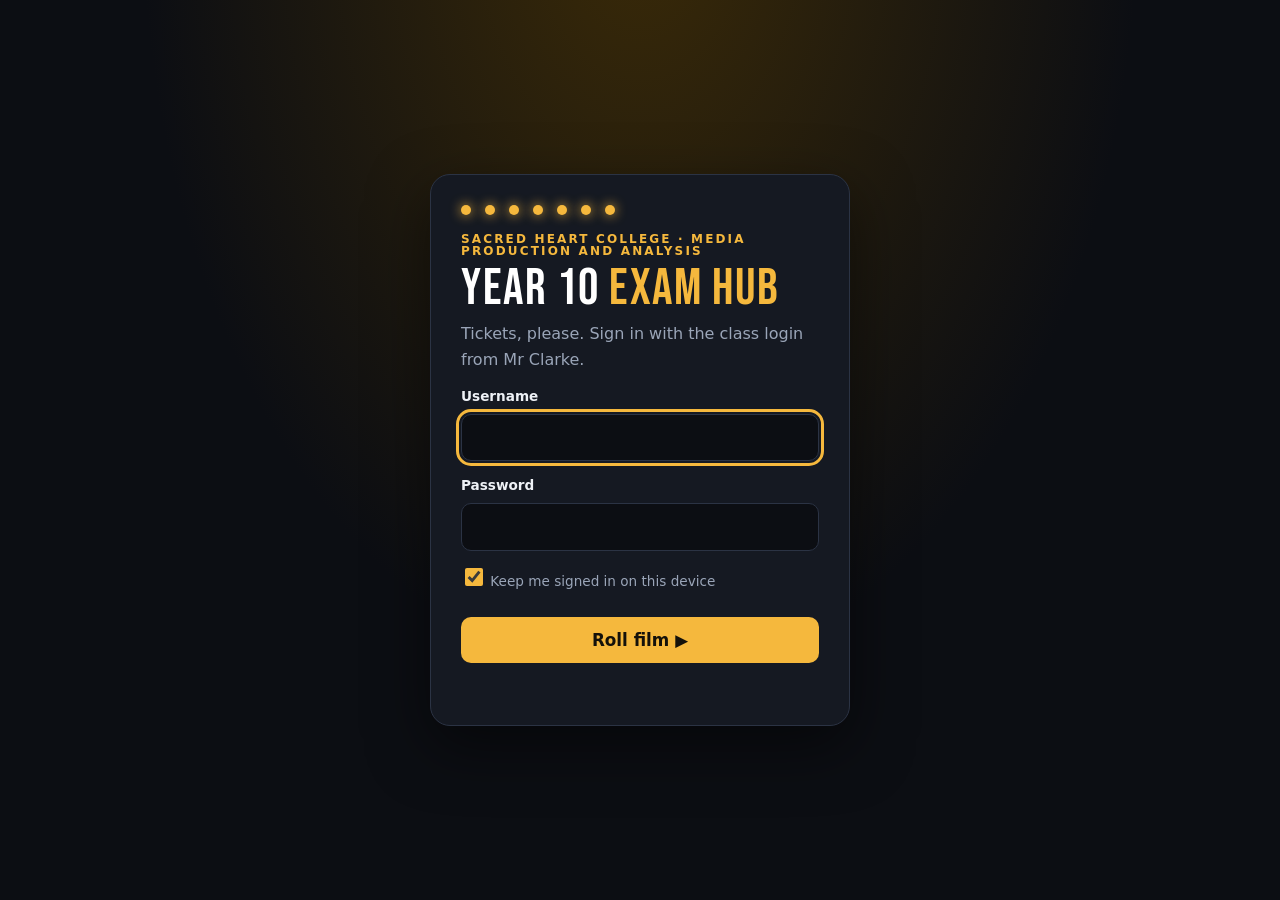
<file: section-one.html>
<!doctype html>
<html lang="en-AU">
<head>
<meta charset="utf-8">
<meta name="viewport" content="width=device-width,initial-scale=1">
<meta name="robots" content="noindex,nofollow">
<title>Section One · Terms and Concepts · Sacred Heart College</title>
<link rel="stylesheet" href="assets/site.css?v=mwkot5lr">
</head>
<body data-page="s1">
<noscript><p style="padding:2rem;font-family:sans-serif">This revision hub needs JavaScript turned on.</p></noscript>
<div id="app"></div>
<script id="payload" type="text/plain">R0LRkXmu8dXyeFOu6D/rMzgdPwesL53Z16f5gAKe5nI9MaoiCaUVOp37fo5n9Yn7FTp9NBg0Wm95o+PGVtuCy56ePVt+H8UaLBKQEzjECsR5cO5Z8uHnnJ4ROkZkmWiZET8dzX+sVxICADvq3lauA1fwwQ/wCF7YneYEPMvH6P6oxfNIf/i4XdbT+nhSuh0GXIAoCuaD+w6n+VRXxGpgbw2/7LrCC7+j6A47xpVAUc8SYXMEJywYijv5WN3gkRY44sulCsBZz825kfGh8xueY7N1MYWZOy1LQwEy5i+pR9FsSiwaVojKF3FLCor9t2SjbH1VuxZXWECSPmUYxFhrutpCJjqAJJZfSmzauf/Ktic6gdH2vAMReES75JEE7vaFw1lTzlsUyBiolmKpUALur2zq19F6xdO82/MGO7Y+KECn5BHMWhOHhLV22bdjteywffc5ISXD/sLWibnrhCihFij2Jz/xFyOwfnZpaQCrrnlLs5ElHaYPmBOVwGkA4vnqYkYUYV15mIHxY2r8tiWVj5mwytlDUa1dvOZHpSXLQjJb+unkUWJJKA8HbcNcDI2ITab5GbciM33tOUflbg4G5T3WajPZeo5Q7BW6SS5igyKRbUnsQjdHuUaMaS/vWHf0NHT3NYbe4TiYMfENYVs99/rwYQSD6Jt+4do+aVXgytrdtFrXbWBUCq4Fp9cYSAWdigzgQJt5KL6NKzQPNmCAluMgJ0IOg929dbSiBUtYhs2jYTiVfmbY/YJU/wi+9/o9LBoGNjXHX6zAuoWNysPnR4nM3j6u6fNkDUO8AUHr6iM7UREh7d0RFdGxkABGJMWYuJUpCqEC2PyEEvywCIXiIpLW5N5V9C9sZZbKosbICEu1UkVPMYAD+nMuJcwPnjUMA+Lj9c8hd/ZXSc0ByW1Btm2fpAVfmdhbdY8O2vlTv3lMPmWZHOVnlAeiYHtZ/UNX5SLzAQ53fIgxz68Eo5c3B78iHXkXdNrh8wAhtQBZsXelmJTOvePGTMZLw4HFUQ1AGzw0ufNlJ/Pr9GMniPsZXA0afLY18pwSCbHjtqUdt1Sa69KzQx3nPWf+fXRsCJSLxTA5OKQJDJ/r8DkTun7JVJbJ2TRvynU8ws+QiU/ev6FEDh/h/VxVUMhvAmck63bDDA7b0hKx6RNtfnPe9ugGMTDsuk6ZDk/KbxXRaeydVK0JwHft5vn7+XMwMIgLGSizDSU6HlbkVGdWsIQKuYLMPZXBTPBo7ibB6nEjoUneIiSF+j6XngXRHSsyfPxx8JUIlXOfW3waq9h3QuW3sQTPw2hVdvt5e0ddir1haAbJJGJOKWsxn5c2bkPuNL2B2db09rLUfGhVLSe5sKRxsbMMoGp/7rME5gA1+TZRdPAczpAZ7LK0fHu8DS2/lZzP/sK0xnA+NVkQyLaaT86fRiscuePMVRxmpN5JhFGzF/IHm+EpTVnC4l8tfVYb011I/d0L4SSRA5lxWgFm/QkDu3pZLW/+zTcDMp4li3cj+ha4z+XVTVhstiZCi35mtacqZjiO5rzGlOe14DpTbXABvzJTJyEH8+tfhZpUDdTwrBai9Hp90BgQj4VGTvslbiPOafhR33oUQLfMlpkm0hMpj8/[base64]/H/a/E82vVWsKraeu/flzYbXjmmgFp5X5WhbTxDt3QsrzhSZLfo4rzJKx3XDXheczEzyo0jHBAG7qZ8rLH6gtiMulaouQK6Pec01LOSfRw1rnVRzH+kWrxt+bV/MD07mIspUHsQlRebvCXC+I/yHb4sHrGNpVQ/O1iKD900zrWP7Dwq/yQcoH0AupcS4w0NyNKzls9bZQvgCGQt7u044cpdi+DDeysBOamI7BjvIe8irpEVVJlo5a+Ah9/bjnwO2RbnYWSLLDW6xyGKbB/3mY9ipTHqlIAluW/66/ai33Za2lQ3BumXSvHnyjj5DkWudO0IzuRpHF8qKEJ9hwgaDOv2ghjTVomNq3i/[base64]/z3iQ32yh7mhrW69DV4215c7ZczQkbH6g8YG5rQGi3k7ygh+FRDn3SiS8fjyw9+1ajIzqI/f2B6wRhpoKni0Ef8cOUcGylUr2DrWglTQopFJXcK10DRGhe9pGh+1yDuIGYt0k25hCfxvlWPRZPybJLwLL1zaAVp+JGRvQ6qNLtIXUPmMPcBKqeVhogGsfjobBz6chr0JG0frdzRdOUmQoXCTzqtOt/E5fHVBeYFwME61PqS5sZ5ZmdVSyJY3aoPkpnxDP6R0wizGUhDc1l2kMZibmotmipDS7zUqWp+qX0lqmCaY9ge9P4KNv9+gawod6qXc283+HASe7vcrV4rn4Yle/92QvAwUmewYe8CipJbRQvI+MyJf3bZW6d7607D0XaYAd4riPC9bh5fc0onbtIWSI0wHLSyM3McexcFXkN0M4Fb8pNFl22F+M5N4Cc1DXYt8TeayVGNM6/UFL98dhNzI/L1ipXvdWBiUfjp9nuCNWqOUTHVp/m3nVSdzkBZ8zdMtvTtTURbNFqe6mNxClFbAQNEywgE+U5mM5pEcj3LxLZIeaScJNOYm8Unk1mo2RR6ib1aQNkkRQkxrq3X0cLh13xTVHNSnEshFMZcwlX2DJGKX5B900HxeO08vR33BMN4aQEB91afouGOJ/euUWGYcBz4cYMqlQtX+JNexMA82hcv03ETBNjJ8DUBNAkcQdMWkqnhDasp3SdM354uYD4pdkuAT9UzJ8AltxqACUR/2vZVsNB+1XAFsA/1BmDvfUvv4WhkN0ypogdiZyfz9IK13f44Lt+/sjb0hnT4KzdBDUZqJx5K1zhRymJLe9nRt/Xx1I5G8+AVZ1xWTCJZ8KNYx5WVKlxA2LaxbSqjyp2Ok9I90WhxJNTYv37mqvgUG0QJ8FqnSAe0uu8oFrIHmXa6o1uK5vFR520lIkMOGGfmFyjU+baUI3Eu5srTq3JE9ttNFCdBPVbiqLib0admS0u2B9VvBL90loDd6+LP95/n5Y1yXT32wpT/kGT3BEKWg3AaZAySfAo0QwTEIxlaCO2LDSt73udzz4a/X3UyV61p/BUHKkHHFNVia2pish9/6u9Im3LVSHEAOu5LIKPmo5LmeqJJlH31MenMGGoeScVGjgdDXYpwMvau13qtsT4XZHmiZmHWLzLah86mVIw/QM3irKSXdle5ulxvhMZZ1LhJEzSc+O5oEgSj/zQ4OPrHE1FVLuSuBcFJpRYFTL42M05rSi/ZxL/e2/osuw0IPIsy8LRIdsjqrq4hjkbmzmvKCwRC/Q86LW4P3VKWgOynwd4eBZK4TNaXF2N0HGhbBv4U37JET7ovJRw3n2LXadG5yqvqrgYGp7FFgKJXu++aZtyvy6HksOOOo6oEG3xeh4gGoAEkj6vh7d7P9Cwj/Gae2PKagantvm3nBaL2fCw/XKY+YuGOiTwDJtJyu9AYD6wXPbtkiUaGg4LbQvK4oYH7B18EyN/oSqMSn9i+ETNRukWsvo7QfjVUryNeWPj1H0xtQy+KZMg6ajH/[base64]/st7iLjaGPdIvSoSdLA8fVsEqA73QXxOSZItWw0f2Q1Tu0Gbsi6E8lX8ndkUGlNbnuiiaBSlqv+gEd9tlb0HvezFUmzf1GwBJt395pDd6D9/NU3dowcbUYwLmFX9IZhKnB5l40+9bBadjhf4J0RUuehCA96TABTdIPLxPlDQ2ngTRkTVEISSJkY8je34882M5TKtl6dEUGZ6ZiZ2x/Kl4pGAxUdfm4/jL2QXjD4oEMEcQZHCm7kniUi8EukUwPSOOM7PRrZ9b411JNwwYXOnFDebjFqa1ws26EpOhoaVRHg21qGhIjgmWYqk8n07BKxFJ8zLprs44twCCfdPCKc/HxVbA81qG8yp2mHIyJUh/UJe9IN/x5nYdCMIXTVaFYa1uzAscoaOhKvQUm7CVDHuFzspO2O9umyQX7MEjQvicvVvWnIyaSn/Sv6Foswa8jY2pow/OfQ+jB97NJqFedGwyo04/HoRMk3l6iVvykJQyLOt8mkHvguK9bCxI0EAdEgh6vtRRBQXnJaoUi8mSoGpEuIyjjNGUFWAtKf9704Y1um4M2ucfSoj8iu+Xf7KMpRRl8bXZZYSpMHV6o43N9h2GVl2j2g2dnUn1TMH9Sgp5Y5JMp8hjKu6AeJqnUPS2NpMfceXgYDplG9CX7zfkr/g3oac55qcuyGshLUU5wOfLSvyIC05ErDOG4Tt9MeFUgL30B2nBtS3kecSmO9inkNM4No9rN67F52VWamSLcB79FoSkpY3Ma35zotKMhyWeUJU3NKeU7hyKRBMguneYOWraK708S/EqoM1Md0u4kpzm0ztFttFiLZS+HBWKGouEjz/lYZ1UfEYqCwPd3QbrGet2+XFs0FYyQQrbLktlfkLnRDpSnVw++QxKhJLiWnU0vOAkIczmxNXR3R6ekrlNcZnF7K4lh7JAWqElk1zB8VIwEqKbZiFB6zi8ul/+TJ6SAAgszJQlbBkekJpP1q3/ltY2z8qw9TcHxopoT3C+hkERk8cRhYLzXBWnZxo2sTmqtwzBKZVhecpKp9n7Kybu4zK5JNsqMHA/dOD9VORVWpAmTmrZbWl05pvT0BOVUz8viQXje/dWefHVUVhEUj9PBVBMxoUiL8IXRyo63TmeTxTai7NhS0NWqTsZ8bDSmAi8M8C4vXfZ1wrpnhFRNbHrgIWGFbtPCD6H92aUXNI3wwJW5WYp2+pGgrWCQ9gLvvP5muIj0dR/NteiHj9jh9icWD6WktNvq4ptCq4UufM3XOG7bBDVWlFn+6DJY2aGYPc0i7byI4aNNuEkW5uhIRKrYkPmLgolDMQ1hvbnj8Q1mRaQHAeaQgQyj38SAbPWxZNSizVFU/C5PmuzA6HcA+v558Pawg9/+zPxQ+a9KF1BKxtRWBlxxo3SszU3rJsFVXa84iAb3SL+P0e+/8pzdOgy73yCWUEPpR0bppU612qRv/T4LYwyfTeuqwNa8A3RubYHfAHclApQAixPF63QGNtgEEG5HaHtWP7pYB3mebJ5QS7qPQDEAP2ghAsTiPmZmET1n/mJxc3aTXDghkKwMSguG2WPJZ7zMoAws+LcClDwEh5dFb+wumoPgiZFVYzmT07EPf/nAKvSP74gDS8vmFrKI3siA5IgPXlgPohQAmkuP6uNNZ8acQ9l3OGOPKuhKk9OK2Fr/rC4NyVGzJJv6OuuPVWVs/oqep2vS3Kv9EDPWGiWZcUAO9w69wAZ8nFsBYeJr0rgPb8p1vbfW7M7VerJvEIXY8pEWydC6to5eFiYtsQFqJqrn0UwplQV3LxB5YHPw2WPoGxAhzDYsASdczglqmNXabL3rvTDjsbhN7fj39G5LWXiw/AT9wb4xlFUYJbHU2SoEIPvmw+4qb6bensqUeGUwkHHj7uFr5dOaWaEG2MxoeUFs0MLLsZiwB9EeVgAp5bx2sjb2LrZQH6VUHnia8hIYP0D/6BB1zcIyazqL4VWvay0CEk3OMNWgCLKxdZDIExm7hsd72klXu2U6mceAsIvB6ZVso/Fs5ESIRc7eBbBJNb2uIX7d6jyWDi7D1UwKCJzsuWseLi0/+7iE48MtPhtfJbvQEHOJ/cKPbSvFFJ7K3vhAdLiShbEv0we73ZeQJ7jKxtE3TfZp2MJljlW9qI3L4NLzK7jt84MCwYakPR5fytfILyT6DR49VZfYa2KsqYGhR3GpAkpq7nCxEBysmo0tbLnaGAKvxBWCbBHo2Sd1YmwIzVVsFouJ2pyHcTLMgS9l8k9QUM+8NoSlMnef/TwM+QqJiBFxaLJF0l7UnA5qhNhwTozAl2epbgIuHCKkzn86AShRmOKbeTv9j0OfCOxWo1A7M01ZLDOHdPDTc1DQTCpxfvnRkJCvZho3qpiL1iFFVE5bvs7xMeKN+vZ4reSYkF8d20jJr4/CW6HLhac8jhq399+Cy0bF/ufT/1hfkjeBCmspPMDkDuxa3k2K/qEo7vYZsLO7EMh1B244eQjG3GK0uZGV0pZTAjiPMLotC+en2o+/CHCTPRakZQ4UdcDdfXJz4Me/tVt+6Hh25CzUBTQJgZ1i8ZY5quD01rR1dAkoQSq4in5xietBCu7eSXe8TGhtopQfcPZmGAo0iZh3cvskZRClCVrigCY+3CplTZ3+wHT5BA9venpAHq9Hvobgc/CdvencEjq1D6m8Zuqi8qxoNxd/CxFN051pzyNS6RsHbZeHXG+Y6s+KJwclC6uU7jR10FJQnPAbDBE64B3syOS7ydo74d6v+LHuhvLen7tdmrXTJV/WcW9d5NgRhNBHiEeQZZCgKdsonOqatadXaHT33h7tokTpO1ZkboKOprfOgtUj9a2QS5AY4/4D6TzSfbEQZ/mKIHLV2Wqn759kP8dyGRFLHrbBAX56WUxsVczIOJEjJzpvdCGA771A5CsWISPLCwKjywgPhIeuiL8OsiavwYMkBRjCx6NmgcE8EfSpshzzGHe6S1XzvZRsScF7sOcKCMqMAEcTpvCf6XfDjPXpDTFqIFgGgdMQBk/WiCCawBqeNeKGPYg752MEdOZipxYRQ4bnXVsrmXWyJDuJwU3VpumT3tNK/DRu3uusJ98TcvN8vh/[base64]/LS85H9OSW13kvIRpPRFrb5lTWxqyZ7m7mB1mO7mS7s1uB7NwAXGOwU8SXS47uJZWbwsk/aw5OsYeBTUSYAZvjjoyi9DIgUEaLUOc+Cx6R0Nl0O6nIew4elo0gXD6tS25USDOYlDZxxUWx3Q8eLqsv35fUNBBgSSDkP3dd9ATdvkfGwLLwidhu6nJw8OeGvZduJ3HGP/bw+qf4AFA8z2XU1llY0/2BqEnkC5or9KM8yQw3OPwa5lQf5OvWmRsEshrMtLhsM1UAbtxbTiS657taUml/LZvBDkgcqdFZ63e0k5VWR35TH8zL/9+HasUGZSF3ohYfr/zp8wkaqE5+b4+CDNL+0PvZaY9MvLVSjn+FuF/2/Ctwgl3qANDMIoOsBgGER15dVwPo0/AD2atkKv3Tezr8B2xVL405HFER+0T1TMl7mCZvdLsk1n+J+YhmHZtnKwxd6xPdGJBhvF0alyZPr/w+3PsuGPAxo2daN+Sqlb/fRYxAy+3/4LSMLK/jxC2tSo5ETxPGceXvTF3CfGXjcFfSVn4IjwABPZHj+f6s3aFWzul8VCC7q4bxdt+8ko2PoJ/3NL6ydZmDtXSzEB9xCtubRExBM3pO75G4Xj/TaZIPdHVnLJcj5Xt/zN35QuNFX4hKID8qwUnFPtqnQ0Mt/HwyPtYwsp5MCICmu+i5N/KHhW9yq3Pi0dRfFowa1uAL99CQHun2wtr8u3c76trTg4yT4R7C4UFM3MGZbk6C+A/+OjtOSXdsePAfrs1NjSAxTXS2MQ/xZ8U0mp0YfDQudETWi64rHmToUDINEcqRAgAmuglBf3mFsphihBpDKFet43hdmqFEF6S8lL6zkpn1jWvxcOq5MPECRNp83mq6w1LMhWNE9WoYLlOBOnD1KwhVmritSZKCjLZUD+P1Iwo8rSdgsIqZRPF0zWT3e0R9Rql/dcDIbzi2G2hDsKFLdj631yzcgWPHAbbcMauESWyF0pjYEyIcmHKuVdhjmBqGjuJknSNHwMQ0Hf/fneWeiTlnPcfWQjtllTYHmF0UL9Rn9R+GainAP/ZzYraTG1C7Y8/NOwDJCi85lSLGSr5g8KXkq64i9JiKRhK/+mFqIyWnT7ZO4j00EA/UihiA7SNtavD7LuXM29vdMRgis0HjG6nPEmESa9tf0mg9CPfrP3t1YfxBIr0bgMgCaeLT3xIxkLpuc5HwNN8V2Vv656i4toh7U1hkLQLuqIT4BDCjs2P0ap6IXzlKuCuDH0AoPYYbLFPpa4QUd57aKOh/lLwEHQAqSNLF0bCvhuJcpda8lKD7lMAkQtpMk26yk064q+Azm5+65k+OoM1tWh81XTWXjtFGaWQ4EmJ8cV+Rd/rMDySn4Uw1JKAbP+luzRYOE60mAyIt03IkLd7UHXo790NFWOqjkP5vnog6PsI5pMWzWRyy3C2OPBaPQnRBb8FCIU8Z4NdWrzYfs+a+aWjktBKL7ESzLiCXWepJ0XRkHFtLM4Lm35XS7+XfqSkEikBPOBoeZkKW0xVNWmY+oO3Oc+/B2E8ujWZJQO/A2dG3RLO4yxEXJtO3rVbyADwNqoXqiWlqopDoh2A2Guo2s0tOp6WPfS5Gq2LUf4/p4pOr1+hnsT0gl6j5muGQ7A22va+vgz/LCUBqZhAFq4cOPmfv62NgJKLQ2T69b+DSojCA9TqWIyDKH+9IcsSpKQPeG+9HHASy0skRSXzeND/YStrDYrVTjtfMxFzqnaQrw+Awxx/xlsoSWVQyoABkpmKFhU6ISyrSNHEPi90GH5EuOr7s33ZPo3YAtlk8rrrpPtazcHcv9PdoxHlXZ6Eyelz/YT63nTnRlmmCLFHBQ3HBtGE7hTthnro0hxyy8TSvtI3XopKNPGvTsMJzGBlzMKOzwUqSo++mkFVEAi6ptPkyAcyDU6CzplHxs3gd0i0YEBpER8x+W8YTjnV118Ii/i6VTzsVmUsBHr4i27sMCl9eqqP1dkZGv54HwBRZX+0OIupPPyFN21kPfCTlkVf2Vxl0M0Xv/7Tz6uxnVWg9Y/QFy0xA5BylkJNSspncshL4KAyu4t7bSqlv82/9PF9DiAHogRaYAn50fhOUu+B10dW1Xvr5x7oV5kT4Dc2QBg3Gy++fDOrIki+usJovOEX8ExD4S9gW2Du/95/[base64]/MQVG9rxIUi3GB6dugK7YMFyGBn9WzAnASQauj9RKyCxjHgkiZQHiH5226Wnqj84+3wEhT3FISNzGrlw+dl+U9r0pnLPyjpPLdGhiFk5OVURnYZQGXS+e1lvwfjOOqGC21hVd6wtngvxW+pvBmQV5LNrjZ+yFU/A8GRmY8mxxxcUyWrOK7lpHRUgFXaYGJfDWCIThrOPqQpUVz1y9UGrY6XJ1JHcJe0I/w2q+RvG0QelKZA8lfiGwwK/r7Jg/Xt1uZ59nYg/Sn6J5GgS1RjOXGIsYP5WT3nqEPugSgd0ZVc6C3pgpvgqmqdGZ8t0UCa2pnjtlAKBBoWh8M8IrthAiqEGUs9rhxw8Zlvp03nGzkR9K5b6B6ZcGYGMAsQrcZrGawJh9HTvbYSHS8Q5h0fDG91dcW+XqtH/ZyFSKvRRz2BttuCDhdMTMNuSmhhijy/8OzbOkiP2Ebj1VD4tFd4uB86qY6xyetMrlfHJvDTvqZaKf0CeUIGBeRJsfalI2v7vBtRrOliDVsDHEpfb8ydK7KmLXt3S823J5YRJlJHiyHgr2AWqp1J610j0mpY6IxARk6pD6o2ls+A22cR3WUUSK3+Yr/IL9la9EHp6z08Ki4+0/LJXbw1tO0D0XiRkvg2rGWUdyvtiP8wuB6I+JrQ+qZEbHSf/X3Hj6O16SwT+7x+Gdd+7Yd5gmqlmG7RuPAPjWZ1rtCnDvbcMJRd/wCvFS67ZH5gE3Xie2dDoOcV3FXjZVyE0CUUhzOOOAVWir/RFzsSbR++3kmxEYnEZ06abwzlGIvEFZgbqxI5At8C5qbpNoeT4YeJ7zD+OBwB6TUSz5pB0yP2kw0QQf1IF8EV/u5Xqa3aALuM2TYu043vD0dColUIET3yfOhxJ7y9SMTn0q7aYP19bzihWDLqkVahFg0NkaQYeO+5GnWnjGqCHLsDoCWckS4cK5ephiJhD6gJbOCzTGZE555IBC4qWOWrgFK0vzbV8ti/nE05OVuqET5bByk1s/pkM+//Zhy2X6bTi6EGOBtGwxcg1s90e/vRQ5SDqaY+CmdB8gRWAraImJsyOi1kbJ0GqrN0hXQqQ0slHFtWp5/rhK4fazKhfx1dhEgzZdLLvyR4xgGl4tCQbIL/bJRPRA53mX+P2VwpTLSDoGQNJjgSg1yjQOAtp/[base64]/ewtsFlome8lu60JtpiTZQeQPd/9JTOMBYv89AfFwxgzJVG9OBfndZM8Ltq1+8x1PeSu0fCe8b6noABo/dSkpgVDyk42Dq5ZPv3mKsFOGtxIGbSXpoQdrWgGq3A6WOwXzH5QKECfwhEFQn21jqfP8gOb8+EPx5NX3+J9dWq+Akb6/SSkdNUt3ACj5z8hoxaqutTcoSxT+CZBiGYR7vPPJcEUOwgLEUUVkDNB5n/MK2T2YxOdJGrQsQZufaQ5XSeSzBT2bBwJA/YOTJgpI8q0cQIO3awQ7MIRrnr3kxCFLFrxShpp5pBXkxjl3ZsmOAOXdJjK+LrwklY0V2WDmzcQHbgaiUBLvoKi++jyq6U1wHa0sv2D4yMjb4B9G7HiVIrOIjefEO1eUUyJ3Qcl52NSOMwLCu7Tn6QJiILx6ki5lXDJNp/Xip77Bg8OiYZT2r5ZgenJkevLWg0IWpO81RODsuwczswRCAqSPlfeAGYT9v56tIw+dD5+plPDlHcai7uDC7wzt/2qoFQZYyt0ttr1iNiNeFTuUJXEpJLpAWilOmuUYTxZ1Ce+lGMbLI7kogTl7NCQhwAUaiTkfemMnMXporoniJGZSpp3JL/k9qRQGnjQbiLZIxOu6FCb1pud9zDUAG0BmvCD8SYtd861da/EVd6ZhmF5zvpW5BH5G5b+oC8Wow9yO0xInUPX7p0fCMKojZPVC/[base64]/91lyKMHANN/oK03de69z202dWgeW+/azqzAjDJBYDH9RAfGZWmvyQCJV2h/FB8mWPhoUn0sIfdoNlS29vN6VoiUTScR+lB91GzNDbbWbk/kXDHzM5457M2d9+dUOFd5iQteTGJZbeOiwZGIRBiUhE1TM/s0yELraMpQL+GQU1Vy3PPI9+78t21xXLcnVMKEqZgrmLP8qdEY61AFbE3rM962Sy6MgQI83pv2PQhW+wT0eamkEOz+aA4QjsiedD/8U/e8v2FQ2te4P+RLNDKTOG3UYENq+H1k13gxmbCCV745kzJPpLpOVDJq9AhNNTODk4iJP+UtGjMq7+ZjqXPhH+6CRkNpZmWtnlMWotmzvpYueVxRMUNCGZU1M5jthrO/GRbNeA3UozOGy6F35TSmAh91nTke+GY9FjYFla6SunmUcM4GJ9I1DqjO4eepjtJsrFlCeW5fc1jJY7iw2ql7jypb6Ubj0GXs6gROIKsxWWycvGxPzZ83fW6aOvwp4upxZIlYA+hHJtwYy7cVE/wNQVfkEXelo02twU8Z6TOa/[base64]/8UIZU2oEfLRKIakza+pVaTyhebpTZ6AoblV5LntXflrBVXJ/kPCcVZhY1N1DrGXaEDBxww4YoqM8SV0EbHSOdDma2OK2aTCiyBrW4/HDDYA3gZ+VpyfGMOPcuRChqp95/aoilFZCHVhjHOI3a6laztWBqmI/p+mn5EYCgQbxGZyZRkUHONKLrtEDTrwrSADrGZo/CGwiklX+3iiKkxgF9rhOZG4mCTF96WS1htybBTg7CXhxEhXY6VO5PDGv9lKfPwsMUR3mmlsWwYEREr8zljfiELCCdfBC4H0u+Z7X/FoRHCEaJT98gwowt60xpnwoLGIEnZFPhNMSM/rcl9vT9e+7409MoZxnQNvwmz2vUmWJ4pSGCECFQuXLrA9+tCZeiRRLnOSjERBygrwjMCwOJyPp4LlHqGH7s2QcMJv3sdKQQEjh+KhQ1mU13XOkYDZ//BVuR567A+envaHiIX4IJ/FxljqfjGhFf4Hq4QaU0U61rkj8YOhaZF6k6MMmu8JOIaHZZT1BMC7NhBjecH8N9t0OaKz8Et31UUw17CRbaBsoHG1Kt/[base64]/g1Tvap/1AXDc7VoJmcdf2/1SoVF/lM7glTQsmicIKTEykSWF92ko9yj3ZSNS3W+pDOzmZjYakKB38YGCeBntbvXyTtEH1fa2b1r6uoqRt2RYFlH/x2AuCSGl6XL/2iA/26FQKwrA/SnuF6aFXCh/[base64]/fryTYuyCWexquKBPrif6u9G52IMi90Th75mNAlH5SdXAJaZs4E9yL6SqfAIyvC/LPpzuDeH0pSfnJ9a8glJxhEJfnC1AVCwD4MRsM+ZUU2LByx836Lf4vhDIhuEujkDPurtsNmJt4ABZcI387WYSCGXOYcshHhseWlSA2ZftwUfLox8TfJHSBYFVh/2myt04E6bhg9C9mEU8akPpYl51dAowDSJioQTz99trUz335vfOHBmJTQNpMCphaJwC2Jus1h1V6GMBQnY9P4mxPp6zajlLf8/9hyF2h9D5DKOXQfic5bICzLw8cnfLQmPm9s5ggLYGzsV4WSsy7nSbkqHCdbtBGshGdQxzoBgoKACwyIMeK0C1oDxJvGvYOMBnEWleCpvBaoUAqvjZEd1iolJa//[base64]/hW8CIIKVsWIhmgRcwAEhfxhECEEvICxgPht8md/[base64]/eVMld8I6KS75mleuzzJFvyX8cO7ur7rT9cS8Tm8SxKckD4voiJbXquPPDxwGLtx0B+sMKZcs4VzuSB/8RLSshklAZ2yJWNcb1bQ80p8shw1fHcd+cOnczpVpm5n71wO9huVwDW3GB21KS848QcsvcAGxSqYl8YxDmv3x4dWedIOq+lOb9t0x4+On7QUW8kD6fd+g/m+RFOAulbF3Sg+lkRB3TQWmtiq4IRNpT1CqNtGW/GAgHS5hkWgpwo93MVP9v8PPWTf01lLK+gLtT63jwbnyxOfxN0F8O2lioFABZZ/kRWiBd3GSPVAr4ZUILGc4alYVUubn9DdMuk8mSPVIRHkdhxf597k7kET50Qjr9xX3mgUddfczoMkMSAzx50spdumt1uYUa34CGU35yx6AVm7UpZYJLkwhPrCYZTe89Om6UUgpctkgaBdfrQ2Xdi6f4P/aEdELRqMHlzuU452LxduVj4IvOGLn8wasjKG/rfZWd4mH4w6BvuC7MGcTYc9Wzxp9ZdXoTWm06VyAoNrtD7ELcirDVZasKTuZnup3N6+hLIPPzDn+W60sWcfSgwowTfnAqJfPBPtTPwCKYDRE5R7hDV817c6h3uq2BaZFRnCSwaXgVY5D3/HEwNgcyfPUFTZADgzDwnJfz+Iu1V8eO4JLEnc+aK4hqoXThLBmGnlTAJcVi8DE+get/[base64]/r/zzOc33ca1dbg9+nUwuRTqBG24ToMKI1wq2B6BAt+SFEPAUDljqKV3t5lXofJ1tlj8oszbi1C3cQiiJx60Ulxphgxmwul0E9IXaE5i2IkDUHlAffEQaKKehWL3ei3QPfuHi1lN/3LF9+QNXmpv7mXayCHI9jVJJJlPe0hpHLHwigVSNq4LR9XckcwCCY3v778WoBGOi3fSL82MbMEywha8Bt8GAqR8V6oDhIv4gog4kdkWE3pYT6YqUWrXRwRATeUr0gcyndjWh6A+0BGx1PF/[base64]/aQMoksf6MWgqmyaEsjFUahimWK/bWa2my2nmLGz0n5p4SmhmRmj7QBfajeqOr+xq5b71H2z2N+rtSm3PH2WNMTHhGx9/[base64]/OXXWug+Eaz9qb2vtpMs77J2vjUcOWiGUeVrRuvLnP9u1a010Pi90DNsI9v2ZvQ+Oy401iyw69ZW1+/FI63UJBI2Iv5KU/PPdKPhH5qbuSk7oKL8jVS34WTJDUQk5x/CHLXpb7mcYLkKmAY0aXEdxhchqqGpCgwBTWnWSd5h70PTbCcTUM2zsOXWGhbBtmkBK+ioWQ2RJnmKn3x3GFbpFToLzGtfwReRUM5TDvCVU+I5Y/C01Yv5hTM7csXLNr4761Ay8v+HzC04xJWxMwODJGHzXXCItMNPImbOzy4u5UPGjCIgEPQ3VmyqdNW6n0SjvdxQ70MkbNQYSxISCjd8RiqAPoNBkRIzhVF4dWdnHy9WOsSp0mHDCbMKJ/yuMVPdWY9kyZLraOhZnZdjVPIFkh78+u5kz8aQ7ysweQ1E+nrKfR31+BzM+H1v0xbiMB/HiMqFru82I4ieclpuPbVfO6psWrtex1bxfbX7ye6LvC0QGGzIYClfxe2VbQlNrK4sQ/Qa1zhrURD+jvd0Hf/9Y3Rc3IB+HHZ7IgUN0vgFjzfPJLArwjqXH9E+reyBjIeSNFzXMfkud50jY/kuDCl55Our7DZXXzDmzccXYAiPKhei8YJ2MC4Dif1ospuiLhDrm5i+KIqRfTfLtwvPcY+QK7D1N+P52GAEUmrBw/8Z+o1MqcSDEiZWREo3hv6xZaoybjrX1mp1UNrbQrKD+8FmPHtjR64DdZVdPx/KdL54QKI1SB+6F4KaoRroiFXKEmbljfTTCR3bG2KtH4AGYV2b9zXGCbGakhwcOZEMoxdf8f6j6QcJ6p8oCUUJxsxkvnZMM4A4mVXVw0JS4TGzpY4j9pYK+1RhvNk0HkdE9zmZzDoeT0ovKdXqvVmELhHVxODrMywfduR61L/yCkyqGxvY4rom3qwGZ3rfxZIOxXbrdIjuBza1ScA9sVSeDSZJT+v9TwH8130v4qIyf+RQ0uvArqggzyIt0kK+mhdGZvbWOfJlJU2H2qEf4D6GWG0ymuNHF22NBqHjz18KykGQEFn/rowWlwrbF15zSqpU3RsYSFdB9obhJlzAv44tkklWhwcqPUNLZPYwVM0vtkUHI2Rdd3iXQA5qLuS8oMLeAASgW7sHiDNNVkcld6DCQLocANLzYtMdLkHNXw/Z1/Tk/zdfRCtrmhGeDoxGCXd/69SPnOTjzg1NN2jmVLK5SiPJFoDM/xSjdSu6Z+CT02RhsyT1L0TT/YAGUv+m/tCYrFKswsgypEibKb7ZsDeqg9GyCBmlJNV6asJdrCatUV7bTpWPldYKVmyQPkQ9ehGYs4/1mmubVY+nl6FYD7v/AdEDkUdfxbveuE+LO89XYQKjHS9L9OdEMWyy2ndqDdM0rdVzj+nbBYnTAJQfsysEkJCLHflzZzOZdv0bOGfUp7ayFHj4pBneOGgsz5vHEWLuEzxl06teBAvGi9+sw1a6dh09pBkQo5JS0ylMvdQuVL05Q7f5AVqYtyg5hyfX9KLJLBNtJS9LP/gcSw+GFCfEQ5nvfWvF7/GJCfgSn1UkZDjUckAhJVCvdBzoDO23af7RXAK1eJGAqm2PtwWIkLoIHuDUjYKHlPN07BaXNu2jjF8cRL/4nRpDMdZkL4jnD9xkQ3TncFSNfs4Okie9zkZVuD+zAqIw8wTbiYqlorb7DQF2Yy82CejPKuj5lI2zjFgjNcAWlAs0kQFw6xhlmbQA2XKpu3h35wRj3pzyLVeIRZXGERYjOI+AHV33a1hxIN70un/Q0Ox5iaDozSbT1ium0Bz5nsUIIoye3XFSMQlVp25vEygWHdPuKRo4XbaJYadMRGzLgrhck+QQwjRYDetehPbWMHZqtL0lMeDEzRicRkZ8ZkPQz02ni+J/QMhE8QIP7TdxuxtNGgnxGWThWlK2f4OLDhtsOjVIDYrmtN9byKLuiokiPfonvxQ0z9jdLnWeCXwc1E3cJzgevMCtL9hJBTwimqk2EZfg0PN4/izoqT1uhLoMIRAvwi+bvVR7jWVckB0KvJw3aTDEfecFjthZsW/d2xiYkVCEZImV4i2Mz41NOwpy7Ptx/XP6Jj8LHOGXTLJpzeE8rZH6QV4FM9CybLf3KJavbanuo6sMG9mkpkb088jX+n48t5SnGuhwKUn8pejCCrgHpXHb2DIZJQghsvbQfJjg4Epi1o5hrP5/JuD5nRuEtrdZN4dHRUGFgePCPp1WaibwsWe8ARxHGOwVrBrAjVv5rC8RGnBpoEBDEkKUod2vmPSd8h20OdN+M2/Y3FwSFKwTjkbE83inWM4X4sAr5prBSEEnQCYjA7w5K3L+tL7AFsm4vx5o3Vq0Bu4R+nw7h1FuJ7Ykv9HtEeIQ0uXBMSviAouxI6YgYEZvbf0PT6R7WrDfb/et3I1/rLXyJedMu7pxhMpEnaXgM3r/CYXcP8veYeGytzS2aLfHSeKbcUv+I2ck2PvhIMzUAfouEuqNx7p8jN+o4RfMQ65fiVH/LPIL++xOQbSxOsZ13nmsWe/dUlXWPcvluNWkQClbklIzIS3aK4gdtpBXEYeEXR0nNl4oAMcOQNv47Onhtfz0K0MY5+WnVgm6bxoCJ4DhcEQBG0RrNrf3K6pV7QHXNqNzMc1arqzoLyQ9st+D+OgTItnNlr8dYm0ANBCc5zOhbIqLpfPbILCxpBBWyLLzDHRb27/3RnO69mZaXx/kbIGEAOWdnGxzb47WDkIOdKOtRFD/xnQ1VnTv9mdqgRVT/D4D0Z4SQ/z4Yzt6aYKRPk2UMy9Q9uLTmauG+suREjYnr+74/EljkcYBKOKVhQMkMvk8pBlXupiwGkXvqepyAYN0lfMS/9rYA00arEHQo1KtYISO41I/qUiB4705e6TBmjJNMDvzKAqVQYUzTp4oJT2G76YmPgov36cTPkwvLsJU0PbAsFfU6Gwdd5jwAstznUKoXwvzh/uTM4muHa3zlv5sPnlUWxhpyHSBoax+XjO1tFC45z7VAfyVKo96CFDp2GTvlD/aEBH6LRiQ78eg8oa78GQhIdGVJupuubKBXMDIP63HJTPORsjyHzjYyG3SyB06f32gz+2wF919aL34/K3uI5vWpm21nul4cxAAi+YRvPMO5rf2TKcz/Tp7MCPh0dKDdK20qTDSnJRjZpJkdSoLIo9NWkabilSzD6kbWVMN23wbVoKJBUygsxhk5P21uPb90XNAkABRodMkPdG/yf8bQV4WR6HZ/VPdE/aaxNk3CGd3O6AUtINEbENlhX1m0W5WZjOSTu2IyMW/PSCum3uDWBgNpA6+2lv4hSytBP7umRCDLw6unGE9i+trNq4QcJOkc2kOXyOyGkwciSZ+Fron7Y8TEAg6BX2ng5k33+Zm0pqTLM/MUpSo5wFztrbD19R6tNpUrp82agum/JHgUKKOccebyjpCpyGVfe/LzdzIwmvysb3cF0LPFBk0tFz5mZXci9pOib7w7G+b8IcqpjTuSquQnR/IKwT2KLlkcq4dEmUH3XHK/j4VmqB9MVdQjIUP2PrIfmi9oWUeFzdySNeemdP4a/YjNQsYxNc5KsLjcJHcw41Xc/2HWiKqlECCHJ/lZOXuV6rN5DL7HNnnUek9vwD2Xu+COPQxQjko3k/ZPcbPCMtYwJqkccydSKi0HrK7YUO054v+rybjZRullffpeDUzE8wVO50VGLXAT8D0G+Nb78mQ3EOC65FNseBsM9o57zEE6p3bue1XXIOHoQh+h3Kx2pRldLXN32A1cY8ihUqlLYsQm1n7iLXHd3bVKPHpW2INQpH2vFOez3xgNA0niOkO6MqxXCkGd2cEG/nCySMo7D5Z1z74BVoaG8A0virjWNET9i5xhSrzBQJm2Ock1j+M+T6XXzG69my5IpkbuQ3EIXRJQjelTTHK0b5tsMc7WGIO2vT1TrHxEvnHcVvDN93YB3cs8fOLPmyHpqSUuCNz2xwQ/T7rEzoipPPihqrd4tmnPvmT/T0Bq+JDBCMUBiUwXGnVkfgp8sTrjU1MIX3/OL3G7zbw5kdE3x4xpqyzoHrnSCMdg5Tui2bQpo0mBH3hkWFFUMJhMoH7rkdKtucYlVWJNKx3C4zo/tkVAoHSalIUFpkL/fJGu1y8o2O/uP8rRXRAkZESNRbhoVLBQ4ryNFdZE+DI7eDwddoPZhPAl6yrHin/goKbJMUJGG/hOyoKEGlzoKkU3yT8yPvIGYzphOtmWffIxO1lqvno9mp4h8aRFFyT4It2pRAzbAiSY604DgeTDk5z+VI7Uhy1eYkRx84O3/lvyAP8fUXuBPMkfk4Wd4z8dCp4snjUIhF/d81l85UtrnYMntKaaKJ1K09w/FJT0t0NcRgtMGPJAElhbC+ckT33Tec9CaRKksH8JyCUbfbqYPY21+EohrTizgNvdtfJku08mesgwFU4MWtxy2EWhCw7XQDWJ2euyGHzDWD1DoMlBWDGhFrPN1aTrP/aBg+wIpPG4JuRZ2PzC/XpHK4KYDIzdeJNAAYAWEZfKBgQ23z5zpOAkhjIVY/pKE3QwPM2iuk6nW/gYeGWUHmdsbgAlUlMRF8d7601Lfv2DAOcQXVH+Po455vzD1jXi99F+ILq4LwwKN/5aNfifoiJvLwdt6ZYIwxKylpS5Y1cgr3FMGap9YUt+MOecO6WYsTZgpg5n676u7Z7RVgM2OT+3ocv65UjRtpsU+ik2Zu/089xAhaV/imuhPyuCwXhoU6bCUq0UIjFigR1+hck7+vu2uaT8aboHRIKwQWd+1FIbn0AYvgrHH6CUBkfyZEBK8H9qR6MHWNkbLvxE/W99q4WjOF6f1PUOEw7bSylddU978X3nMLH2rQIreEXmKQKEuZMvYbsGaw0NIavHAjLo/qTXexdfWPJLw2c2okifEScDMJT5mVqtVZMsh/X95p92W+Rm/E5/EC1nF2VHusyLfsvs3bCaa7ARi98tFlfmSPYzCi7VDw16b62wOyWsYR1BkMPViOyFsnIKW77jG5Ene+V703lGtVo8aBMmH3ccoqA503R/Up7qXnZM7b1hY8Qi2SDs9srGSkM60lEikIh1PW7P9menfwwv4LoqOfUDIn1xuqfBvJiFMKC+Tlk11Ry9+pFuEjKxqgehzeuraJ3zG0SMgMbS1zvUiOiCI4mbZ/sIMzy0OPd9RpeHe0L177W9aAIw1hDYvFweuvS8KQ4eXhT2truOY+P5YAdsWxD3h50eOG8Ym5NXCITtUYm+uUL6s+txLtGeu18p/T+3+aXH227YDDBCAGxpOGzu+5/kVAQccprqofDPLfHURUJ4fg10ZQaCPEpYdgJMWflvbtOFEwYmqBooCgoahzuG2eovKN8ap31pRX8PwrhoW5dwTz73lFK8ZGYm/a0t6fZCVdUFHUNOB/Alc77N/BT2edxiElrPyX3yA6U7sVZ2L12jQoueBPh99dlzbMT444SpJeW/1ZsE3IDZhGpRfE94rxcYgj1sy/yRsjGB3torutSQOWzffcLGZSLOwgZmSjZI9wBk8NKqyB4Li2hRR1xBG+AfWdiXdKImj7i5yNgOv6ytpPVfZ5GlyDiwIGQ6gi8feIKl8vkX+CJvqZ64D3/kb7ZQonaA6aFMfzndKfCVZOrLEu/2doeO98POssmIlmCCVCuSL9UA+2PeaPfpEyUzJzcLM4PH31qUCE8271WD7r5EWtC9jSycRYH5fu/qjcU2VxEYNfVUJ6jaB7QuyDoXCyaFxkQkACSKO8XX6XCRcxSRiWRYsFZnXeexdzH4nEAjplt/QXGra5B80rDFrffgbuw2xvpJyt4/KH7kbOpb9co07QTEgsXhHDo/UGwlIw13HWY6W3mT7id/[base64]/0BPhHDXL9HzKhSEjBzqy59MGbwBW5nCR01XUhiU/ZtTkYXIVaODur/1PEvq3c4qf/M6pAjOqutUTZOxsssZ7UopxwBqLl9sRp5floof1Qh7sFFPM2tGKdZ1PFLbPj2YCa1EpODX8uVYSqqfFVOP79SH0QynYcv/EnL4Vn7g9xbqEoqzpWcmTTyKPTZedQQPRW2Aw6Nvs5ONJnQ5pg4t5dco0dG5gqST5KQDXg5aC8/w3IDlOToMHOuvo3KWq1LpJr3I0Iklyt8LbLo/v7dyzS2wspAXmE2vxdHTJMbSOx0wkZyqjJzoF+UgyVIqlbR39OmMIOzvXRlo/Ck+dPHGOQL/KVQkDd1ESRwIP4uQg/vYBp43bwTshvmqSreFI5fi618doxtGqlWa6NIiBMkDKf0+B0nbrsDGre62I/9snIuScv8p/PlZ7tOS2ZJHc8fq+hDg5kt1Kc7v/flVxR0aJ5p71+/GY/Hi0apFcApdBEPzQSC3+gHXX/zJfh+I7u5eHeZcAgJL7zEshtGAUUMfyk8ta8MglTeAqjXQZxRzLooK2GYYJ8Htu+R4MDKz+1ZptgLK70NyKiNjhJb+9NYh0UcGzw6oQlfq2nt0G2Djh4QixaP2mFrsAVc91c5crCxse+drn6V4X8LhpCdfx6Fvdhz+XOu/Ms9oHLja2OnpfPVZtdKvoZp9s8cPBXufzuVXOHMM1iydwixPHFNE2SrM6uqWQU9jUtMQS6oEdXAXu8sZM6azhBH4HW9oW1I9vSG4S5h+93mZ9U2TFwUZBbHykf8YYYqy6++68p8jDuw/GLRksc4xguKm3NJt8R1D4wnjFLM90M1HAaUwAZZv2v6R9TOtGtJBhRklk7l4i63+PRIWCB2enYVBHHFLkC4I4sACKXklDf7Xk+G6MQfFgHrtmcBVk3yyZ2YtyJ3/q1NOftJSk1F7B+JPGmoFmKHK86bkzDAch4t2UE5Y7QPl4rsrXHmkfdE4S6dV7bfDDM0jtbXj3S5WU1DCnqaKFKT+o6/vOqCbq2ZYKMVi79d2Q/ODoeMbPwYWfz/U0bSZWdNHjpg8xDYeJvAUkvEyNYpwqSc4no6VYZrXDVLFjBx8fcE+5dxEMRgjAKrSbdDJ8w8BUzTpNUp+EGG/16PqMBVlSeWNOZFjIoE95Y8uUtGYezZS1Q5ccPDHf8bCy4fuouVAAtekvtko8bKvhzAdsINBEAeMkZ+gJUYJIRnCu2xchrKEQzXz/NnC1+OfQ5vajT/zMhuwns2uUTK3BanOReJHINasOHzPyp4mkJHeD08NwfQ07gmvX5ZslBrimKkJRIlraopA0PNODAbq/yjTDmbOc9aIHLfRAHj/8BeRxiUPpLHGUWZQ4/LWMGcjnc06kO5z7/5PyQSptyH8pfbDEFk1n2kXsytGVJsy7im21tz7I7unBRs1A/9C5q9W44XUuSWP+/h5XWqeAGZFIGgzPvdC2NxX1brbrLEtXXFCaB2PqVJkJBvY641JBf7skdac/Gow0vK2hz7DnyxoDC0v4dBGfE6hgHYocPYOFzBxGpMrVy56oMUDj8Cr/JlyN9hqurRfhKd8HbrR3bmLhXO3F0rTrKy0iW7yX7tlSKvqUsWTY1di6tfbxAB6HhHyP21U+x+2sPn+yE3bHXJ2hI9PyUegb+uuvLXcTzg2PeoMz95Lh1nK613W/qaCUI7wlf+T0PVeFSmymCQmHNFyq65nOZ6EwOxQNtrObbUo+1humziIjCkYw+TZ4GPOuMJL6rBrZbmhhuMTGHhFN3ZMOruLCUTYwO/QmYfAK3pB434J/w+faD5QN22H+G9twbMFztAczaD4l76JWHqNZTI3pEMcfFXrEnszTUYwaCrGs8NeBeXLR9S130/FI0aiBIFSk5wm97mjQihKGQhvRGAJRK77vSofd70HVAu8C4CpZVrKpkfnm8XalrhuZM1oW+l56XD+LWbUMdljuQbfL1c27aHeLkFVJ4wfE968rFPRyxtC7gS0sAgcLvj1xuf2OqnMi1HhE7tTQ5wAtU7/[base64]/DucPwb8uJRStN/FOVFNqZXe1fZrytCyKMQ6aCbHe0HeLWvmrvciroIgNM+keUUGqEQChZ5sQGCvF+9PRftVscw8Kdc/w2dXs7z9bbW7Yojv1MKMl/BrAOigw8SJj2jwotFckhB7FwPBCWfvLDARF2KqvzyNQkt5jshNBeHfjVyVeC4C7oUKUx92twIC7Bze2Lut3y9fWNZ1JqRVocwmk3CP1xdBu4BM/ymlBjBq5EDhv2G2XqOpvn2mvcyoc1nh3fHBbOVHLAKYqogWXTGwjc6BqaLzBTEMybSOjigfcraXV63oIT3vhZZ+iz7nPLtqh6WVG2gmso8yg1WTKdx4956Infu9m453FnNP8EWoGuf3an/jam6CZ3ygpGXkd9DU6ARJUXr8GzrvmWZlRVqcaioBb4z/I29yEq/ZeE37HW7eSlAy0bIQQ6nQiiuAboDSSIh5Gy8gr81zEttaD5Z/ybOs84kn5A43Qm48467PSsjTojPHgxRjcbI2wYf0pYbFUjfok1w0yDmcmJk89uUDMG2GB5ILD/FjhQcI34qsszWXneX5FGPpOUfJ83qmt0Lr9cd+scpuvg7pecgA6/Z/oziB8RzDXDkkA1G6/GrIMbfpcOuJXmRshP8t33hBFKpLwIgpATFlmaWTVBlaT3+J9UKOxGbLqtSQXefZieUVqbaa+hMcCoszLHuh/tw7GWlEjKkxVF0AhOzMzSwKJUoKfaSfZ/zzElI4U920Dm2wV83cD68I4bYjmAp2kA+GEVPI/ot8DPLFHPINYUjJpecu072mirTH7jxdi//En9QyFBM3/nLOTXlD5EOKpe0FICViPJgLr0hS8tI6pBEStkqxpkHQ1AjDcXjAmy1Cik1yMdHcA2So3/zAlVgL+YgNnAcLfPWoRGUPXcomjEFNzoYlKJ4IZUKZ4BAzU8eHQyUggjAD8h0bmf12tptaelStWBr80Chb7/dcPE6j2NKwL9zOoNWNzXVliYCqIZS+GbO6pvRAvOTQ7RH+QK8t7yDY4FHUFC/DR1S/Rl86ng7+yvupixvohazAU+87E1iIF9vwCDaUrmJNXkCPoGSCCrx39rBomEt2dblpmWcUmKeXB1/4kCl6IWAjGtBNj0Rm2g4G7qbL9v7BFdMXiJ4ccQ8KHYe48T7Hh+aePSfkjxWWtxgDh0dBGQq7zxYax6ttV/GuCOZ/a3Mu1YjUDtVTr1/cueLwbI7fOVxYqYd7tchrMlO2L5KdhNqkMg7qIorKVfP8xnRGQVX2TMC+ucC6FmHr7fRTokn5y94d9BqfvEdmO/m3/M29YHCHcXuLxcbSpp4AftJfDMKDT+6ieM9Uz17YXM9qI8Cf8Bdcb6V+85eizNNXnw7veci9FT87aRjebYxHh8eDtZIKq1ntlilxg0hwOVTNvd3NJpxiAcy+TYyDmqPCn1DDxKsBYbrzwnuq/MIdBDUr8hFjBXSlbZwHPLG8DlQxRrqJ4ldlscxw2QeR5MOPWVPKabmTX099NMlRYI05l+eK59+5XhENKjU4zBev/0otw+jnATqig9nUGjaTFga5eqHPP1rYx9ACgzTbr/1TKMUYb8F45gpn6Yq83Vq1y5lCq0Kz6B52E/U9cvZAPZsmfWWs2GzIvlpkqxy4viq14eEGRwlvclTlIWugFgmNNPm9n/qII3p5KSMiNkZkr1TLi8tER/gCqLc4UxKCPLOChl3CG2TTNW31EbCNeKjK2mv5VyJ6xZFary5uUUXScjMKzHwqISJ5zEZ18sSRBHWN9PpLwNVUNQV6FB7nv6caK5vtSutucYn1XzzI8UtJzKcTwxvhwfDqMh6+E/+0cqGgQAsCqXdqwgAihPL+LG/pvdIl/Z1At7h9NIGSwfQDeL5vs9v5a4Tn6tASEndutQ8k+gq/0dnXcPtlaOc+vZZmLXDEks3ELVD4gvrx9N6WqpSL52GZHiKsnpNBsYRNcGEKy+PjpW3kfJEKchuLDWG3Sk73NDlu13kXIdbsBxIwpcbwgzZCs2Eft5rtY8tRP8YcQvPdQE/z/NIG+K0JicdXIxKYE6iR6hrHlfWJS/y4HvCk9oqLr7IqyAGvwDKgoSHCMHkBQZ7NaS6wpv/VLAWNQQXR39UEPqTcA08pogjbuV3ytzpgRWLo8bD0vKOXzVwGh3VWSUKKywI3610IX0HKbnzHbQdciuCnC5ArFqrAXTAcE7Iq8KIB9AhSOOufEPN2zlZxm/M7nkYZo+8QXWLlln/Q4ddvQ9/[base64]/w1H3hMIv1E3huD/S/SlDZqMq4oZaMkyzqP0gI1IYIDCvyjLy5ZWXS3DYtnlZ3nxV38AVWi1EXp8fZ0kj5waXxja0mrWUkGh1JtXqx3p26fQZkFwZTv7i4WKU2YX/82HucqoJ5ArC2WAC/UUwtF5L0wTYJoA8CNpCYHwDarHBM2w3H/2gmw/5XhN2QyEZ3kFfnoLba9lqmEdYiU0zkmvVQ8W3ngdKS+K/PCaaVmRf9kONeI+evbPGoZJ/VGjE5rxJVOZvsEjqQqIJnPjLJvM+Pn3nnAzIHFZmQ4f3VyTveHd8xuGdFqj47UvTfSJ46ehfVeG7/MvGwQiB1X3V42JNAcTAATdxtLNvS2pQE8l/us8fn7MmdCakiLnnbbOVg5DIPz5zVoO9FSryXa1TcujvWJB05Lu2Z5//shke6KJwE70ctSVVARtbFHtg06r//[base64]/Fw2E94yC2wGBKTGRKo1EW6ylCsU784t3Gl6BmpTQsVtp04vGAqJPJuG/U0SmR4FbTdDBm5yempT13haITJILnPFdXLdTCVbzUh+TuFlTXlsu85ZANMMY1TE7eLbBboffF8RumVRzK/J9GohXl1dTdFNs+KlrDiut2uPpz9qFe/QbVUWRVfu0hF7mWe6Hp/u9D3uFFrdDFwKBsADz9ZYc/[base64]/pUvVhtoTY4L2LS0zYTBFQiOSuX1AriEdwu+7s1i8IIo1r7eCGefxIANF5KfjYnm4rHo+tq49QBEFh8VCPDH58uVpClIWgeahUqcPZesPp8m+9/[base64]//b8rQbmcdiUW9sLKbIxzDNPSJEs41lmLk/EMWhCBD+/Fiuq868hePykcHuzJNbpB97l5wV0kVsHy8sCg0gguSfAu9yNodXzO3Iccl4Mku5aIL0p3K2qMWZhGJPZdLXOh66r2LPApbz02u2tuiRtNk8rjyd6MstHVjh/dG/pXfJjw9vE2q+Tth7ZYmGEh3WAfTyCM7GWHpZjbgaV6u0xCifrPuDIftgrAMRmYEk2a+xEbaFdHqRsAsvb71oNgmcUbgxuYq91lmVIZRU98AMsEodYSOFTrKlHD5v6zjJ22eM/rijs13/917LVgMegIROm+Xn1D5SWgyxO9IcJzvU/[base64]/J2GzcJEL4Re8sMcMMZxvGJmbjY/EuYMDlYlNTvH+RgAP+vuDRhH/[base64]/Wfu/NyHo5gxcVICB9sai+HgQOn8+BDx1GmpjA+eLhaIiG/xVw1kChzJNVDLw0cuCwK+TqLOituLBTeiKM2ZLMU0ykea/c3+ph9kRhA6Mwkhfv4Cg74AdEvRC0Teafugi7WQsiVn7kC5U+7uTgsczblY2pzI20qY8CPm2zQ8pTT8hpH/cLPJnIYbO+xic7AmP/tw8yqrm70WrNvVDfwCHCrXGAwBdb0qc9y7WNA1ziee7/tFOr6PWF5pZ6Z30/P5ctzU1okMzNjJlPspof6Pgg7h5C4aYFvJ0f0IKhhWDIWxIaFFBXr72hti/E9qcZcqtZ3n4jDxiyC97sGpZg8JV2Cc8obQxF/KzxylzlAj/+cbBv9AVTKMEoz0uZWUpxiicQvpDdXsMl1Hw44Cjds6VlOQlljdiaOOvcZOePBI54yeVhYN3WBjtVDHkBhZYVAjFFIsduIrM/+mpmANZgZlL2wAQgxlMqplTYdBFQw0APkLkHaO+j8ssrDTCOQ0Xkl/O72RXNb4hWl9bQZs1acHpF8a/HwoYnut9d1oWrs8XYHpgzVAAPD0nXg5iY6+u7uD6GkpHtQ1FQ++4pmi+uqaDilUZG+L3xyCj+z3mDG2DPtxwFu7P2UhZkBguLRVg+dI4URsMCu7JxAZIiJ3xORr0nJFGeiJBOvLuzYeKCezb2jLf1fxWg33iPp9yZFJgIT0ZQIFvl9e/mHF+o4xbIjN8K+1Eiztg9waCVpnSariI2ssSWdgE9jw1iLvDQlz2Zv0srstKYRdQBVZVkdRjmlK7clnj9mDiXspF6NOSJ5xX7bMOIPtFeXRqV0NPeSkalHyGwDAARz1vhoIqiESwaudWBGYBRUmEqQd1hl9AfRgD5t/i4h4Ia8reSYk4PttMNVBn3SVVOvsHAnv3DeGfC+681y1i2u99jbl5YiB83fMYbD9HQ/OXsj6tmSxH8nVhdc24ZXhlNqP6q3nMwRsQZ8qBqpDLhzVlgOf5ngx3lpFoDhosljCrifUKZoiOwyD+Ugpyg0YtWhLAs/UxLtpUm/dC7uNmPVqV3z2hp0wGVtzW90m578CY0LjhT53SRtoCZBYdK5DesIBawpjwbALzB0GbEgw6pqcGT7wrdR7i4QDKXLDbIcwk5HLkOvbkGEKCVoFaMvEan2uwUySNkBmMRMFr0VysJFt6wbr9gmT/xQKnUZIVNU5I0BRsn/ZWoMm+4Qz4y1dmil+IFHwHVBMVDQHP93CFqmVmdOlmKYYIbXTsX7wM2UN431sb/TRtt/tCS2H/zt4zcm890y4xGlgb9FeYejAhuokP3Y8kVAqP9Kx+R3eaavS2QtAJyAXflGpozYBVRGpfUTMZPzRpdA2Nv7YQuo6xX5KB7SH6evSZ7Rp5ayeuNeR+lO/t6tiUIMElUjyHG+VYnAFwnF87kmutTZ4BUaeL/NjPsdCfctuKU1Kg1NiY/MWJlt8UR3oXrCu2qTE8amt9eD+EeKG0JnIDYi3aCwKOwmjCKW4x8PLpXPhgTVF3s0rt7htpLhtbJdw7lC5wJVP/xNM+F9ogFrvHgsnmsqKymVmGXBh4bspjSynunNfjMb+N5/EKufeSzklrjnbtJXqCjG7Jxi0H3xhkv0Tiu9fFJMzvsrQA+4WQPop2XIGckSUNf1y48+s32sjWGSFszzh2xUVNUHRzXQQbYgO9xN6O+0Xr4faq3FAI++1mErD5uRvPaHBBxs2PdAfWY2TgjgFc9QTdda+AX2tOkFDrv9nxTgk2MU9PNEqfgbkBwI86M1D2/gawCNNOBHcXRl7F2LbhVotmy67oQHIAykn3VeFZB1gVEJsSWJftHX5QisdTyHHTkmwBBLwfkb/d4rM14gy2gtmcZJwkH6vDXopn79WM0Q/YS61kBj1d30Tksma0k6dRNWsmE8mw0qVRCebFQ+qdYLODvFgWsHZEDjxLgm48Ufcb7ohIvxS4e9v11QHcnA5Kd1pkwNzdlOGRnEyDrAgr236V4YC6NtDjys50nPDxtj2eYnetqzFUzIHMlz/QxbscPaKCtBv6AuiWMGFPYF+qTbZGtvifT1iK+k361aEu5+y2aazeH0TPUHdCIO7FdB9FXOMYXdunJMMZQ4Zsffh+pySsOF6r/QmKkJNDIyaYebD0Y2EsEGJxbIr+Y4Kq7A8g9XYVhlnaT098MbZyEFODfq/kX13DRSvZ8loSX4pwiKSQDrUa2DK64EM0RdVqoTBPhrIyX9wZ+Jz439pKF8Sp/A3iaU2TdezqByNTWkO/nhcOcaE+9gRsb0+RzFE7IAiSuy21GSxZ37Zp0UUHXM3VQUeFm6CA5qapdCsr3ZwUZS/pEJ+BDqtCMbMzc4c0TkIgy1fwuX0S1nz+ucDs6m4DstOkXM01ngGslMx5lgUZFXwa6Z36naQc21yLSXuW52Wqc7zR5L7rfJRyw6iRpZ2FYPxp9UnX9NE/CtEFvno8e1uWQChOJoUV0gq3Iva2pfLHqpHeinf7VBSAZaoCXVoyN60fGaUA7UuiKmFdwfRtqFXBmD8rHMVUXHUwD98Id0BA2nN6cRwejhSldosmKbYFAwzK1E8xGDZoekE0o9zHZbAjzDhIHGPuyyZHBaM12KC8OanMAd71ZR5ETifg6wjKk1KYf1a/qD4H/GW2uTsa6I7WL1AeDUP3MxrtODoivb6IS4StzKVySGZROtN2krvjeZb0A/dZ9y+/IWRPhZrFDcNdvnb5wkAUj3PMA6Zcg2Sz53bsZZo8orZzZYj55gGHjvbOaCpG1ARLngBYFJTKQNm42ToRsEcWnSTIHqMla0PEWgukX7glpewiiAOJ5P0hpObynSAufaMWyHTszHcJkPrlZ1xqwkLU5n3OerfU5Td+y7QsOTWHPJT5J5eATmkttwUuf6/9QmdSj7G8b2zLS8oK9oyQW6L3YWgEhZjJLPDd902+Gp/EnphwWWA9oiodeLBfIOsr4EG3DV+vOS/[base64]//eYFEOBG+1rTuiMhvnKvDfqu9avffSbbDqKlM9nE7BBi0pA0tBjvg10C4uJX46as1XcgpM/TKJwjY56fMr2mWBSqQzJTUBrOmyFi0EGUrffhyIpq+vqXuii+YNpOre8O9oHpzGzHWuI6aeFAV9GlW1ByYJLWq4rqXBNkzGZMNpB9jLSHGqSVVSlLSOi+N/EJ1ehc1JTdGQVwoKGtoececUX3gVyP4alDHiHGwENuyMyq/h1sKNBJgflEq7ZFh+OO17dAkavChCXp2GgCOIzccepfnsW1y1bQFOSafaPMbNQvQrNLIe4RimYGmK5wxxDyWCj3bnLmkIWxx693geOJtgYufyk03SCRrzun9V4pYfdosJh8h3I3QwUq2SndYO5KNOA/xg9riWl9uM/B+Gbw6zha1UfKHqaIU5zTxEFzbECL5Tx4Oqj1mYfWMZZYMcKrK6mTr4EFT4DR8YaLu0aM+sDUX0Sevai35DTE6RjtAkvgzV6C1Zf9YgqwRZqP6bkFc8J95jKdYC+VlfK7n4n0Q8apA0JM8TKwhod0fSLU+kFa8woXQR2MAnLCUcXwY5ZUkyBOOgMv/CNKWiy1zKDlmfBBvuoMbfR6fyQ1RCzlizg5HX/YbHYgOfViRgdwG9s/MFeWsp7fPkQZDMdDDStRjbieCKyrm4FFP8eO0NYjnJ5+BjwZ/pa8gwgfBJSXefvBIyVYihhdi96Tn3ZfTWKuLkqRZxTPnsn2BAnckZtixxc8FFQN3M48To6binu81zj0IlB8qung8i2Rgk4qBWBaUXU8CyuOyT+Sps/kPrGawEpSGTdiRTJSnuXZYGDXsX3stnVxhaCBuZMMbPIZD1hoKFfU/XGEhmDjDH4lDHk+vEOuWYCh9XgS2+g4DBSOzFLdLAFugsDwtt9ldYvPeCEXfGyzQTVuC85Q33T+FaTF5zj7Q9FtsqmTuMAX7biVlOgGSS3vUvLKsW7u46LeP3xYMelcdOqw8zWRtlsQMNXkCUDXqG/99tRFcA5Q8ypryr2unrkpnS47oKy/FLZMyzifZw693wPNtyyYk7CviL3wqtXho7f2KsUwtNvp/o1Qny8/rggYo4hsj3j0fetXQcdoo5oMFctHt84hwCOwmkxT6PqHU9fdJtgikqDiWfNIdgjAUnlLqBn+wNb0TwQw+WYzG5zEM9lona/96HGvTW/pxUCnRJfn63rWkID31YoGeCyD4gahY+f+CHdwFAhc/OrH0ptSBndzTIswOAS0SwhEesrdIlA+CfHdpDd8kBj1MgyO4onxjToTEvAD7jcYW3d/Az65tXxbnQ5G8nzk+GKdPgyeXpqZbMy8ZsYOS7Du46BxWxWFv2FxAbWPf/j+tNy4OhwJYAwPf2j5zwkgbH9mxANtQ+3cnz/ffdRRTcEfoGxnNIJis3PU9dsWSPDti4a/EeZTDw09kCBFP9OSsZRg8HSWzFNmngipycHGilgYA4RSrbdA3QzsEgMj9kpo3xhT06T11dZUqPhoq70XeprmMBrQivOYpfq3e0JHxC+a0oSRG/AYetkGt/XKoqrsclzpew/aVGUbAJp5sLPEXgB0AKS58jVQcQuA8nfuLxNAwmzoJLcVxxmly9jhbBGOzWLMLZpGWxet6Kk+GuTTYJAVfh1RvXWs+AsrlkJsR0YiGgI3Gw28G5HUhQTrFT/wbBQo1xyKcJQPhDqdJFuPF9d0WVnFA60ChPjRM+ElEGno44qPzu6OFBViDgF3mF9tD3IkWm/ZHotBg8gqif8mroRFLhltJr9QJJrx4iluOIcTkl+ixRLF+sA4KhaLnLHvpP+59Uvt9+j5p6sjijVk3Q+exqPf8/N6XKqT1JpMW+oDz69E1dwhCrcXX4Kr+zMGa9KTYjYjIgvriyJFbqQ/L3HLMroLLtLS2Haq+lpkrWVdwQb1hvjRxpgl5xbngbb0S0bAHLMnhpbXHE3Ff5IcY1Y27r5Dt0SQXl8Hc6Jy77Jeypkpto3VzhyI1e933ijJ2QyKSRBEnhWPfO5LQsBI8xFWor0AM/shvUYyz9a+UtzZO0kaVT88wZo38Y/pIJpXk3acrwxUq9nny0sqcHHNPaEOaedqpB2X6ub33lEgH+oP1WJ9HiSy6By+qzYVsPDNPDTra7LhYw4a01xzYmUV/gh3gwml7+GCXS4V+hwgUVajYzBPknjt0Pq2tWlVGmi2499lqwUkb7upuN+eXVXY3xMtyImr3ceAuxt1b4anaKKhVi6eWc99z8ADodnt3gJvxuykY5gaKzCCHcOkCagz6ldBcuymR1ZYJsBv1XZYf5ZImWBm0PMUP8e1NuDNrANykfa8m+/qcQO/O46B/6omS/95xdYxDJNcBwU7xac+y6cQrQtB2knFYX9rU5VqyGK1rJb0GMaa0RuldWtBnP7v8t3XUI6cRGXVmNFNmrn5kf+oelTBkKhhC7TcY2jViwwYXYt2H+Z7uftapnYVLJLK/UXDThoTFNZd6EwceKgRuFF7NZ0rZdMeYpQl3kWZnZ1By14FMxB1pjx04g5hmAn2zp4kj3hZWWBbQTBqomzZRlmvGRqHAtP7273Ocb5pYEHUZkS92nP3lAj+QEw6DX/PB0TNKXwwYiGspBimwNNwEK/dxuSw/7j6BCNxJgcbvARDZi0FrX6RBWySdKCar0zdUIpFKsBklRNZcnQ33XbKiP54A8yvkgbq7HogCZF7DyODa2ssFVpj/xotIX8h9Gqn2X8eK4h30m8i1OvfYpNcQ8N35vCmtIVj/fxxn0oyi0CljywZT/6jbbWudmpz8nN4z6d+OuZPjRnIM64Hob8hDqKSDmGXU1yXvhel9geO5/GkX1ShJCBY5bLmD5wZL2eBGiBGrjPUe4kcfoB++KRr9pxlc5tX+1aSIpd8s46dMDhKCrF+csowFchlKj986zN5rP02eBquOrC6PGBC1Kh8gqR14uE+H/U2gKNbnxdhoOOzSsXtdTO7Ozi4Yyhsfnk00eujhF27I6jWpWJZp7f97/qVJRx7GtwzdS+uVrbejP+9AkiOjs8rxyFeacppfWwl1LTyvaCeyLJV54PHqwZY8GiIx1MGVXlL9PYZc2wT2c9vsxtyPjfKODndZqZnVQJDSInHC3NMMGHsDosGVNJXxA+SqN+APhaTP2p1sysJFrbUV1l9f++GbnywkzE9pQzKgTM4h4Lf4/I3XMNf8DTmKY+U3cOzomcyZhop/OlFJ6XyoqAvcVscRhJKQWjNiCaubZ0hK42o/GM5ZuYY8t+khvx6t8Vjr3ZDhWRX0P4foy0G7zZVFVxPayjro7Jfyy0JMlNiiZJTUp+0gg6BReMSlj9yq1KpppV8Q8MJlMXcP5uRWcrZ60fLUlXVgPH0nvG3R27lLD7nrvPqWvg6Q0erguykVcHCY5vtm/GfS4I8bdMyCGrlhm+sR+femsNgHTYkFyvfhnmxsU4nMWWHQSyARfeY1P7MPiloG94hI+xJh2rg4Wzq1zX/7GesB857nU+EG5JyykuSJJS6k/e76awuLbsJcDgZ/[base64]/KrV7P2LEAZ60tz1Ajjep9yTbrjmdYAETZgjDE2tziSuRm8TnN5E0SjCt8CC4RY4kL6nMcS1FTMCJhxWFGXtQv2uvZPpfF8Uq44yjtWim77kv0+tom6TegmjEc/ajMG3hQOX5oHNh0zHcpFuHZo3sI0sTEDd2yLY/Baj5AfuQm6Si//wSCJ3t11G4Ko9hoof16v6Uizae+l1jkz6f+9iFCqMQuyEnwsNB5JCvQzaQl4E6fkyZ6PwmXG49ANm88oU86c93a0JwkdwQet3l/6/1PzHvRnkZHxN2BbmY4PJBZFTNJFw3Ov/A/pvq02AegomaEekLQh5RLwSdgVd1XKWlOKVBUONTB9WWo/xPMczkYLr1yuV4/Telszq6uqL/5XEry1Is7r45DHkW0PO2ZHYIpwl4eXoLfGtQzXjl/O9xpqlXb4GMII3lv73cbsUnLz9JEQtmM336iXPcCHTjWyYSpLKXbT+WfQ73xR8uEX9L3wm36ppPtuelMKm3BbZIx7H0fb6Cofpe86yKGujq/CPO0bqCJCGmqyCL+qnP+osRjirTThUVOmlpo1y/[base64]/E65J/rcPdD6IHo10iqmzvmF/+f7D/YXH7Ml0odYvYFVG3WPZlZoNIt0/+vasGrlyd67idRr4qsu/C+s4Mp8j0cPzdE0a1B2+UXbtUkerYbMV9KKBDa/5ndxmnnNxVMhgtjYiRVz7oga3h8rp1KAmAeXmLCEIgr0Giylkd0HzImTbdDIO3SUuu14uXAKB7xasXxisTjkc9kAE77NlT5vVA1M7z8KthADVeSqLeK6jOoY3Cg5+THQVH3B02KGTC86P26kBxb/hFGlJDUZNKado44xpsON2gXNRz0QenUA5a++zfck2vLij9XEx7ksplSNZjRLTF6MNyk8A97az7knp5DN+jmvRunjcKP1x5Jnd8UhrZ941L+u1IDEpfg/6UjHfmNWlYTdKaR+bWQTCM7NZugVux+fjaadngDidVJxo2NWF3ED2UoKWEbSzajU4A6z8Axf4SWpgRvLGL276+v/uw2v3UimqMJ9MUStDATeGaB4GgdQ4d/TLtdpAdk2sBT7W6akdBuoEIcAeqVjUSZ8QkZ6nxp3M3RQJkC/bz25dgmc4N3Ynkh+FDnvMtR/j1YPMGFRcdQUwE5YamBl78ib11dQyleKDoMxJLeUFoCYKbaudLiUAm4WzFopzJVUSL+5RqWV62YOIk4KU2mzc22K2ZvTpcHBk0SYUnP2qS56dyGrAJaRb/twNpU3LIHIleORx1Orp4FMij9HP4PS0mhF6POvUunveZ2Ak++++IbYJFog+rPOrKPgOacwCpCEBE/geVg7NKvv17AfT8zWZlVYg/7UcByx5THS7b++yMuqKBPMN/G+Q1gze1pu7ITlkzZ+7wzIkmTuh3UErHabPvoc977ME/v+MdlD5/6ZM0fiJ4twqc7gyX1mzjCf/vl4JSmn3A4PevXVU5BejsK5Z55+h/F/feAvol9RrWUpuaWGRBp8aX025lmXzRVg362nKtm9fgnNsBuqfRRts4Ut4Tyg0ZdSqckAcwS1PTqda3JWegv0mgRGC4ApKLUZ4uZqQEX0j4jv0SOqX+RGdC9FXB3/Beqd1jbG8cnSys0Zat7GD8GJhxD7YxIiziGcw5aw7D4BaJJHYKrZBhXphWK82Ql7UR6THkQizH/F6Jb4TX3yhs+LybFuf56hLtgqEVLKLdcIr4+zogmWQiEa62cPxkcdAQay4cjkKyGh4DZ3Zf/92RLm9V++bcxYnd5UBjavsXzfz6VhFWaaN8iugTgq9Cu+eSIejk6SCl5zldLL7ekqsAocC3l/s41H0Uhp0JCPBLBX57VYhkLaSZAmla09cteO/ZNOo4b92laT1UwrP/m8yClUdjFahizKRnoXtQ2woz7X/Co0l7Jnfp9cSmXkOEjqgDPwr0e/1pRkKgxZMaKqKeXtbN4eA+EoiO5IsbX8ex3OOD59cUbP/GiDDCNHVVmsNJuQM5XHwYUdhsgsjtuHT0M4dFSUESChSmo/OYY2m4UwgJ6zBx+/NzpMZREQdcdA9E+EAuVPxJBDh06DwmjY2cA0imkusH8jYPu5obIh/cqx4ARmiMTsX6/Ehhc0stFznezRlefAv/CugeKHO+ywc6eR7OdUDa+6tu+v2Xrc995r3QExnmNVlLUqGR72c3lCWoDfmXOBCLvGCd4koShSS2ueFnTLdZX3qsWXdGUMBuux4AqtM/hHHARDU5NZolGLCZvDkZB+KVsblx3aXb5pJe14Yj2QjtDyhrXyBU3+5UeYEbTrDThu4sq62Dr5EIWB/ATGIVMpyyOSrpIg/M6XsYExvigJl+683eeppyZjOj6WZS4ElcKST7TJNYOdNLEnkaTju62IyO5TLNlw4xE2yGynFSaM4/B2mdwAnf8m7MWf34LkptHX5YG6MTY2GgGDTwlwhegJ6rOIGaWTr6fFTPAzvc0QNLhsSleASoGxF8AHha4lZcCbKlMb7DSauOQsaogC3Q3QLhrE4Av/0tEg7QbkG6PxVRZ/wY7ehaFh+MzhD+bxr+ZtAobtXrJ92atY1PpC34g+EiB6+gWydhbG3wTzq7NEHBGnZYqpO90CC/AzA7YPXi3fyAivvFCbTYp1lilP6C7hhU4cNG4XGO2OGvIXUbbQKjp9MdzGdkM7NwZWpqVVpHgy1xMq7IJaUH/ecB6CWmor010TZVKAlX+qTDselIMKHneiqrcL+HxMFUBoUGjW9Eue/ocUNfxtcDBEhv7lIbNFgTE3qX4a7L4vw5yqmMeO3Ua55ETr1oR8OlFaOGSq947iGAbFJvUasvqlCby4THEyKkI6fiIz0TrDeZcCjsg4POyfQHN+l/qmUPYjJBWpQfHKuSDrUCOE3f3+PyajSpopGQv+L2lTLqxCe91w9FdVoJJ/zZO/D4xKYShSSr1qxhtzevQ2XG0Dtt1g7cy74oCYX6T0EksfaJPMoL1MGAdjkUBjxGRUvy2Er4ykUKGoeMgrEMGA0EJhjW8XNfPD3peBJ1LRwuuVRLjqc3VWlaQmkh5F7gV6otYNgKk78ph/wOHUbshQCXXkB+I5hxcwAnT32T/QydtgZ2QlCcpzoLzsxN84hOVJ9D4D9Qr8vsJX9I4Nwl9YWHCrkJjvVNKJUtJWlF2A9hgDGhLhDCxfBucIr7ToUOvcn2CSjGwA0yEaFtTLFUvop/5t77WuEzWejD9OBBEHUTv1P978GdF5Y5nSbqu+oLOA8O/V4CzFglgHAQVi7arNJ9pbUejORYlYyM5EmwmJgmaqtNKmkX8/[base64]/g7Ox/AJeYBvQBPsQRp9lK/mfN8GIkJxbjGJ3JsllMemzIU14syAGi5AfrCgHNmrLDFSJB0G3+JN4JXhIXoMAvu3XWgjrWPlgk66g1fLJtkmvNZfP7TZhxbIddFfOg8zGYdex/tBBTGJ1k9+PAtjBE7WSZzcHpY8OMEJIWYP+RDhXs5kZCBIEczit5cWe4184KVNShWXtFEzIN0XLT1VAP2pfHEvzP1Ll24CfVVJRkZkjwj3xP//UJ3l524UZYrezvvaNalF18CfqDaE/bFpWkERkg5r+DMqThe/[base64]/DHPmcFpkw06EEDBKa6jwzS+0yyEFdeNeBq+BzcCHhvT2BGmA3WNINmjlSgvT20apgeSQcFCN+YvSCx4FMW9UzX6OSI+sDyh5tvXFkzNCgD/OxLFZa0HF5P2LI4OB05qPTUItYUYgHWjZnEI4p8JOb/+d8tWZIctgLosDshjseFvJcmsqO0p0xoyj5R5Qh1kAoh1SqxMKL7geWaH67aegZ5nV53+IShulsi7WM479/x7mx65hfkFeAxsrM8LmI8WEoGa7gkJUR7tWbB/JUGecSZeTmryMCIu0LsQ47QCd+8SdZVkCvkYQmYKNjD/Y3ibW/81LHuhMtZj7+M9d023FvHgaqsOHj2B5Id6dYIuLmC3L0xzol4Pc+tnWIjwliHsD+GX1/mr3uOug9Cf2lfD0NZtrZj8tx1OvusLHkwXlxWEW4VXRfGHFJj5Q6b1YlP9xpRSLcXT9gPTyYtjkzbKdwMaVMWPYkZCimLzrBcNXugM5siG6r5FSO2zBZsbOj7isNClIMhhddnu45FhaJ2cFWpzGNIdNh4ANqCvcCdLeOpG2pd2qzaXS/lVENEalPl+NtLH4hTVz5MauJcBRa1McwHRQRXV0XYX437FL6rtie7uv78/S90S1BvzYWmX59Jj1vUZ3UhiOKDhUOTRRZQmqF/GNv/5mpqGrRIznBQBE2QclsZmbmboD5PSy/hx2s1/SoDzpr40WWVpTonw0kkGkraqUd0jkWQHjTcwIfGtdFBJi4/[base64]/a5XcoP2aCbtWEPd+8LMZiT1kghRDonJSKVNSeKupOG+td3cK9G5UQKD3+p2wODWxbA5qMQ3gVyDEN1dYt0AETgu8H8SOr75TLRgFZxzTsgBefyaBmwBeUyJ52TacBHvPqQxOYmRIYI1/vytDLtOj4MthXaQNM6azmSL4CIpZRtflIM3ueBO26OUWcGAnUy2vkqYQwhOUXE+gqTr76lqdhKkbRVlxq7MZ7My2lAo1H4L9lubAx513+EtfizB/LokjSBkmGb/Z0uaivZjYBD+istE5L9tycwJFo2g0lfh3US/ay/OUsZLIvKfK2Ce+3xS4VS4x+kljqQQ2nnEDCL4+nU5tLnTull9qRbQJM9FYQ+W+HsabmWSuCs6LDIBlBIyysdbVRiUaPIjsHZI06dT8lSw5OW/krRjn63eD/FSoPknuQ9DeKhbVEfOgcnAijHStwVfUrFlYgKF1krNlm/YZqldBHCSoYj/6DbFnzGJM5usXZWpKPslJFEj2clIYutl1Gb503qRhWdXaJNydOeVwybaX4bsJcuWZjryOZqiJzNnxR4d2//GjBM6S2Na4WWi5tVA26h5+Dq0EytXvzfrHyAvlkdT7s5ib+oBcDKa5P3zesquEru93FRm82T/yrkMLHx4cBts+NOZcGBF3Pq+ZQNcXr16D4uDIHnYCftKkZBPH9Wolih0r+SYgvj5/rmQ4h//ezO+pcCUXxaZRlnMfq+sVTDxueUTksV8XjdPJsAZ/el68lbZhVzl+oZE8S3bcFZCX2jN/yKfuJhcZ7CCGGseBLT5dvVuzokbhkC0UnzAV12qp9vNZ4Xp6ufy1l6Sdj8XjixTVtOwvxUIJPdlNzb775O2g12tUK9rmpqgXjGoKGMhlb8bdOOQZOWbPTZSVkSvlD0vdhucTq3pjeH9xCk/E7Hb2MMX2lew8SNhQbbL5jRzpDKU5fjR+RRItZcFVjgVwWctt3bFIPtR3q0gHnxZUBUFXRu9sunW7cACI05+fVCkU4eXx1D/SDxeAHws9NnqEfcpzfze2mayST72wXy5G+aplEKZUj7pfkOe5xfPbTMP3vMTtOtFfY2pq4uqOvOawWAxGn+fAG5uyAkF1i27iyJ96vO711vRR8dCMMhYnG2cfkHaqOt2Yf2yfLg3N3uE3vpMvA3vhJV52zqS23K/[base64]/h96tIdHJrgM2qs66aMdmdfDcdzZunW5MTniUfha2QNyEANpQTJANT9l+GtOTjZDfW+OLyGslA8Darj8JsVS94LK3TrPs7ksYQ0Y1d225b4QeAM/8p0MN0vmpuKAJnHMeGcQ/xHrKtDfJvrVl46V6p8VVvxdgLUGPB7F1iWwUzmYwyTe1IKc3JQ2wr2Y+TEXv5/WX6B1RlgoySyZD5WFBKuS9HMlk8Ev/ainftQCMz3pgZhRCmJPMzLfRz+YgA9wHhG9rAwOwDZiRt5pkCO/w3Flix1FWD6spo2WkUXhedfgJBzqTdKF+iYDRlH6tTP7RZXzXRh+0g0nnIVcztM6aOrtqJLIvjcdG3v265Gbvm6Nhs3PUVTLrVOGZWnSrUvA3RXvPMhYM3H/wcMBxRGqUcZUlAgWFJUL1bJN7GZJdUqnnPQKkOkO4I1Q4ZwB6J5ciBs/YNaSwHH1aBH8na7uCqzFJXW1PjijAcZJENtwKqUh4rMMUAr4LwTJkvYcfiJ42QJ7l9TwqfcG9axp0FeZO8cJ8u3v52a8k85ahIvrURFv+AIo1q8ttifCgkDV/48qehmYqG16OimuejKHbzNq+uWbv1Owqtbb14/zBrGb7ooPFVqX1jX9yXGHyCaMWAN1SgC5cHGxpNnp9nJ1VUSYcGolXWGCGcmjhXR/20S45Xk7/uZdCumX8C+bo0HgloCx+ZuCbSavtoKakh8UqTVNGsz0wdAnlVhgdee5Wdacc1gpnfjodBzwEUrf2asWgJ3nUmmyMcO07v7UsMF+Dbt7ZJLFOa4YyJGvBrl7e2fn4rqjChJOxoeWrnEY8KESvs4HMpH+JF2TZu4jYREIaYn9ntuGqoAEpAPYWLA73wPRR1M8t/1INdubZW9pdOoxB07VLaw5Y3Dtsk3WOS8OqpZeYMybrK8Dp6ASvM6uEMFwGGdc+UweMXehPAkKjFMKdN+02SOrfd7kuFKG08KzigtM/l3rnmbjzNCZUd32FUpGdRd3vaWmUSxSEwJPg26w0SoG6r2lLeedf5VOJ8nWwY7ET2+AteQrbdBZZoUomv7wR9DMCBiQ8EauYM3KHHTabmBlAqDKdC1bzQjJebAzsfuMsi+JNiWjNpfz7yglYLag6N1t/7kuz/kHyVJo1hDDjxM3vB5UTwpltOhhg7cKtL7zf+woVnLVQep+OdWjARpkELEK6cpkeZgHZ8YWRFaU3XyOpymMB1gkQJlm7MUNnCqPZptdITcQISWK42GkazNob7Bwq+hWD3DoYSXqW+3tEUsCY77BQLyz9Q5rUkbb1g/OXP5VIc3exQVY3o0EmMYhBIeY2Pu4mR6ACM46YJ1654TzO6oNr3fXIyMokYE2zGI0Fmw63sx9Zl3dTXdy2Pw9o0lUJ5ipsj/mfL82vuo3dysZzm6eaHNEeCg3jc+hyv6/A7sNa9SmPVE7zPfnBP5V7I5WDM0fRtPJVMJMCJfqRgJf1x8S/9pHie6pIdMa+PQsiyV5P2bK2MNHNpGH4CRuroQ/OIJwsar95FK/FScDKPt7PnvDcvOxuDnBXesKDnX4CghdGLHzUMvVViuONrhmSiFPzwPI2qP9JJnd12r3WQJCK+z0NOflHbC3sXgv+qfp42HRUFXjsm6tRhgQyTdUQ+9KZo2oWZjF/JqZIINbS/5j7XDnoTrYlC5lmFLDjZNBjJy/ZAc+8WNRhzD35FneZMY9QWGIfTP8Bw7C0NPpSI9+OMhVzMYY9AHDa3bI7QstUXWSZq597FRsH5XyNKjmLNCyIPKj57yZzTNpcIu46lHQ7yf05kEEVxNCOY+/6iLL+eTyMXIBLMWalJDt/HMnQZlMBAm/OA1Kmtrtz/J/BHLppo0pp6fAJXpmRbLmDscQV7gG3AtyMqwsAotQMts1vwC5VmDnMrF/uSLOXXrgM1ECyaMmnj7guFGfn64hD9R8sTQK81hKV2NXWeH0h0nW1ySCbETdMf+DTYgBd8ythymeIsfGGJKsb39UKD6589mScfmYaX2NNKYyOBlhYq7zawgjfN9OJvG+W8khX6tT3keYP1yiLw1N/xBu3+hKYRxMuVf00a9ArlXMQ4JVmH5CkMYEvQH6o7YHuYK6Ss5GpZKgXfqsOpTr9Gqxrf1mjtYcjtDMoF/VuGXcu/wR6ujgzAQMlVG/0rIiU2+l3JaN7g0E0bvUFb8lkkN9zoo+PY5AfGbTvyPiaHWM85kuq6GxzCebUZue73+F6Ci2ot3vY3CeIEoyussY1zq7QDOnaGVnYirvePXcmArhw6hIx9pU56u0SQcs0FrdRQiXfo+Exjam36V3qRlESr7/UUKPnviyHTBxDTL6K+hrEzsQosz/SzlwVxfL7zSu8BonYh7acSoWuvN0R+ICg5wagUTYUL9Fb8mfjG9XCllehUA+AHSz8hp8LaC5n7IXTMQ9E0jMmZbuqQnD0Ej79ourE1I/QdSVzi+pEQ2pZXj/0tk1D+srBq4XCUqp8v4500J4n6RCLpk2D/HxGPnMTPSDOrOT7GXQV6uZRITAim4eKiBGT73E16EJevEZ1yqVUgPOdhb1YaoYeak2bnTBjQb4+HS/[base64]/Gwf8doVuu4zq5fctQVpQU5WAUghbPm05VAJeMxeMaWo8fFDOYEMGaJOi1jjIbnfJ4C6/+2nV7i93E6LBuBXU4oVg2Al+4s8d/BNsFsbg2JKH/nGJaRDj6T5XdOeb0zP6talxys6cmrIWwDDAJeH/YiIxVtgywogYsY9oU0f9tuKhn2USX1kpc8NQRyKXp3XyiwgFFPkVj0Zen/ca7z6k85NJawEB7iSbBvoBpjriBGQ8wW8ZXXoMKai3S9xz3MBDdjtchyF9yd4LzMIr8gp2CaFxBKMP/D5SnBTJ5BfPtVqtgGpT7dY87bHybKfxC9cbjRJZPnm3y3he2cFN2GqzOtC3fqigYmsdC0leWHwUHvzBUF47l7oawESX0YOkGkAxsW57PzcIaB/kRCeuLlF0gmb3BA1Z1cWio38z/hSIwDRNYfqZFKpPsglBrjRnyLp4nEe5mMsbrRzc+2pF2fa9h8+mneJuOHhhJkirF8Yyi1O9HotKS5rgGFQHb5O/t4Rqzq0b535xNwclrlG7R1ZWNF4furI9F83H4NnNFoCUJa2rAcMtveTLjzdGG+jnPYqHgLDwVQP62eRPNZwz51FMUUeoLoIhfN63nm5gSLifrwSdmrJ5LqXc5OLiNmFNUl67BOFJrxLwpHBWewaZtrSfY/sEW+4hoqrpk9xs9l0sCj+gbwpfPdLBzjXtEzaY706w5aWnx8qGeNvA5a77+EZCPX6CDcN/tIA3yZf7goZcM49QK8AHn/U6Xwb4G9mj15BYczKU/a0owFnkZ/S7yXtlaURUBNja9Sazf+oF17NEz6OdicWvg67nG4xl5xYei6SG0KPFX7AW+rXZvG0cwLczxSlGf739EL6GFeAYpiQq+6EQL0DA3WzjwFQxpwUwBxW2emn2gGX1vb2Mvu4s6mNCGPQ2WeqQRPqDy/mcKiwLplO4BOL48TpMgWopur1L1GLsn8dQp+OXjzgKZy1GEws2IrDPrn3pPZQSQ9Eifizy5rdSdK4BqVzML/4X9SxBsvfebFauDS8cI7K+ZoOARJT4DffiEfvi1huU9BiB22TROJN7wOxxs03xAFJpDicPwgEgZC53cSryBmsrUy1V0n2/MYlG5HYP8F43OAKwX9/HZaUe07M3eJmnQAnlejK4bYrIN+/UrrFLO8Et92Z+CdXGT1kEKKxM7LswSjjN7WDITQMJAZV0wXqR+cgh3tJbiQ4m7kVfWk5hgrYs2XBbcQxxpOu/IPQEg6PoCPIisl38/EwAi4/sPey4Cm15V/hxcy8tT/veiYx6Yb2OELayBdWBgxk8p6cFjAv1+hy3TIeBSAJgQ49jq5Vsg/qqca2qF6aHTy5l7jX3pfAToWK0EZpRHYdLhhugWAQQFpB3zM8Man61AprK+F38ccDZ8fBgzj3eYej0sJ1E/+LrNgjVfSdGPQFJ+1EAm0K98oVNHadGFJgHeDrJAPCzS3d90U95LFcsFR4UWONVlnbKmlTao+T6AatkoTdhKg8lw++QIIb3OmBCtwdS0X/JwfG+jeZ/HazsXvcNEOuMLVvTvyybNsDxT+CK1CHb0XCEH+XXy95xKCI6idrJmainLVthwUnoKvmKjXpwz/gx27OzwXS3IggQU2D4ipwcTf4EC/O7iKmO/[base64]/ZKuvwrzm0VcLRXwoMLLlL55usV2LA8sw5o9FkyGuReObNc8mVZUKqDkc9uWV9lTfwbRT4mG/dAn+l3cHeujDb9ALwQH4rETN9AXoXek9Ob1VZ2+3hXwhA8Pc4alCQUnhPuShU0oYgdNQtXtw6MEtxk5TU6gYkHyv6OrGZ4RsTVk6vWpUaNV6oglJP3tGV7/K9KpQWaqE+ozBJbtVkz/yUQWwioGszNc9RAF9fSWxIl+EubUM0M0EHZwakdJVt+H2giFgcYHIStH8SjUnKcaboB51eQFHxmniapHYOp4OCN5jrBulv20v5P7CrTM38rx3LXgIOT3ZvFxOJpoEKttmaXc4fADwO0UlOa5jfcBJRmgeg25HCE/d5QeIE0kTQZTHWgfeGXvxejkhN+ddkVuD4/NUh0NmjIIrOkszWajnwNwuBXYl2XehljSvTC09P3zeFkYexu+U0uA0/wmfH+rjiAu3byr2+FmQRTAeoSRzdDaARy1FGDnEbZe5vyphdxAsopIZ3CxZVx5fNaNPRWc3yu0ungyKpYUWQymIB4muCa/i4S8ZUXKHFRsElaz+wsT8zyBfMlEOyTKQ7EAn9MtN+iXH+il1qbtZ1M5loCduIvTSW4Tj6VOJm8OJc14Kq9Mhu+bad+24g14suveOlA+AfHdXweem5C3/9/Kqw3HlOThrBJh+o3Hv/t/IkOBOePb1T76a3sepeXuyV0kXmnSnsBxHJshZiIHJZ0CCH2ggT5tcLtQbKsWZFq6Lxxk5sAek5Tqf2VxqgAM99V64kqwURhjxKvr7GumWeWgETM8BsVsyEJUFRwUsTfyJF/YhQ3f1oGdaKVM+mk7tXVWTzWnjjfFhCY5Hr5NUnfRwpKIyujqy184XxskMNZ+kvDXBdp2AVYkMcrapcs8Cu0rbICme5Ib0uNLVkSOO1uI+IlUbSgM2IPrHOCKi+qKW3hMhBaYqgaHULXkdTVOcyyTRWCNLAq2AhOwiQRPeTJ/xp8Qtm2wGLIOCewukLnRo5UJOgCJNXzK3kzo+Vh/9NQ6Qv9a5iekEFpz1qFYR1sKvPh55OX0lB9nlyQi/DJevOz9Puvxq/maooTkWX1d2NT221bY7tYqpnjktl4raJS9Q8k8KjvmEMY9+vc51Ic3Dg87GiC1c/MTI9vaGAv3WNQROFVHslk5/yaRPhVK2VI+pNQh75QphfLEKtdx4rKOn0mCkxzYEZr7e5xrsUpZ4eNxrQLdBCIscDwSmoplfKrLonrbb5GqftbWLPjzQBOA3/mej3FGQxbz70YlZlL5j6CeVrtkge0WlgJ01qhVPqdaEV7/xHp3NnJL689GLMOF0pwB6ogKStKaYNFV7NwSWUt1P8XLO3fR5NLRBb8QwbNPafFDKeUdNDYbu7F+9Xip8n8+PqVRr0e7JCKRHOavYk/JE2kjAE1rzigC9Qpo9TUfYbs9zDRSxD6aon8ZJE2/AWhHuw6cwHgX/3tdMzszlVIbt1XuOglDj7bvgxeETuzNSsTitjdZPL5x5lDKC6GQrklYHSYJ6E9EvP1JNCbNTZbCwbqTGues8NBANtgyD1naHUGBFpaVpgv+mzf7AKw3tHeNrP7y/E8342T9EQPqRCsDOXLU/p9irRvA7gnzGEJH47wUiRag5vZ9ROt+islexE56ScjrPTYOy3zW1opwYuVYVFM+CLfyWEPIH5S8I+O8O+h5ZZqpJpbFQlyAmKgHRHanr5SYsa+o9aaXsuZt+y+wVppciFha+UZmgBhG+kNgiuBwRJ4iNOt1yr9ka7u5yocyKNst88ZLsDJ+cp/SefdC8CNhxuWEXedtA1AgGztAmUWsbYTq/suRZIazZI3yS91/DmHwswVZx1ckhq0blF6VyjFH4OImHy9AjZKtEmFWMiKk+sHATQ34k7JDaWPSf5kGeDDNSw+lhsvuuiRZJfAlUuvk3/Vce63FfWpYlQs1cNJ6sK76aQhCe3h1qIuAeOhae8mIP2jc9neOC97vj9IAUkGy+OeDeMahTRRD40PbMmseNZMYcsFipHBomeq3XuxkDMpkJoyBHHBZ2kaz5XpA1B7A1/xS4UGAU1bM/4Xo4ettnNQbjgCDZ5eTDMRFZAa5fZGAghvdUpa2MgfPPEeTtiHWN1b4dD7Ncf3KXZwh2GCwFdLQ8R0DX5QXEskZKKaB3wzC7xDtwWYrX7U3UBSijQjLpneFW2zA9/kSEf2vnSnVgql4Umd4F9YyNcjt3pE3g91kOXSKqkJg8Mz70sUOZR+7ygfiU/DbZq0NmXLK3y/6neGFKzuN2/2AFSlyebPK4Snt5WHyHfi45h28jh+EJ9l8Dnu0ncWny9fik+tjrgnfl8MyRGc2jV0B+iXqdIpQsHdfkEhZzXhmv4XuGpfJ01zqdcHGKnTxrBOQQ1F0IeydHCcCowf98L5Om5giINDiRgHU1xlfLGoHuB7FDO6kH2cROZiQvqSQsz+j1BJFv43yQHqro/JWLWKXSJhSnu1nKGeCxm7zRyIehUOHx0oQwFKARwr75MEgJY2u/aZdxYqI35YMVPk2o3j6HV14oMoDmWqMo581RjUYgIGh1F085gxS0w4SyP0GUpfqATYI6z2hoqPNcWEeUVYrWRvzxzgRWxCP5EQJ+HWW6SqIOyZtdJkPmPdOLN+CVkvDR5ErhFVERut2VYYkG/ptYrpbwdWA4vMDqTYLJAjxJM74CKUKx7EI9Vi12eG8/[base64]/nbgjRasl7d/NSxYOXrQI1S5ZbxiH9C5I6Kd9tLKehns0R5GqMg8BTgKsN6LC27t+pHdx719B5uuoJN7eO7OtMq5d1EefYVfAInsgpphYKNDe9b1yuzwA3zDvdkLM9UGOtEdmesOsAR5hBQVQcX9cuSrdxxwFOfFlVX2PGFHkfD19lbUdEwb+Js7PmpOrPltCiXwk0MyERdz7GtKSoV/TREWM1OH2R5YnL+LvygO/aXM4C81NxyuUnCAKz2z+YYbPu6JXxLCq8BvB2BOMLsSSo9efgOkBWaB4pDLClfFSzew/mY55x6wsHLU7/KocXq4fji4hg3u52xFtQ/S4PLDMZVD4JGLnLKehDE9WPUrHyEwhkfoEtixbZo8nvo3VR6GZlWhpXWGGRxXAWvhxT/xYjvwNk5YhkvZShbVT+Bwr6GgZ9lmMGSHB9UgrpGu69pd9k46w0bKb+0LXaoZr4TtE8mzxv42r50pkFrzQI3mgREeHYYJJXcP8m9uJNaf2JWwIFSgekzW5rfvDcqeaxfr8PNNyQ8/[base64]/mKeC3M+9EbYpAiUh7anfWC08P70/GPSL5b9vhSf5ZeFRkJNcaWhkog/BkBaZK3LjAoA85eQDbRW2003TW/WcWwKT76lM8vJcsG5tnvvJ8OhOnIbmZMnQjdHKod63W1KxiqQGQtoE3Ug5dUPDgh+IzdJ+3rFaMYUNZIBGbHJfsnuA0vjUn8Lyi7/CFljZwfTD9mB8UtMw03fMycdke60cIjBxggTZZQXGsaZQ5ZwtEziglpDxvwTuHzBzZptEGtlD7MpxDTenisinugY/Uf4V7PRs03IucEEHPc9Ts/jWLynTomeGCxMmGqZY/dSsrcJ6dfCtXQefl0hIguoG1US+Dteks5EpoRjKlC0hbYDEgd/oyFd5sr8vLy+7K3LNKgHeqWuIrm9wwZ7HsOu26qzbCaeFf22KoX5xMOEt8mTS77QDdG9TUva9saDBVp1jWiRsPPVy5HSWh+t+scs1uBzRc3WhMGQjnTiAKBTufdgx7LXrpwq9xVv29KyXtTw4W16g/sygfGMZ9Nq9JfXiOuANwh5X+ye93jI1fCX/29IO3KmrBprAJ+BLFWQMxN7jQXu+sxMPCWrVImvQmKhVmp/ZODAXqApBySTucD3+p2F+b4rC8hTMgK0XFqL9FVde3jvHVVy2pLGQcMnJjUvYcKh9GspoCDJL1VT8xeraznCAQB6DhsRCzK5i92Hq2AxRlDdgoHEEKoY8cm3J1W4rEveAtQudvahex/w3RA6j8rseLfqQN/h8RfGArcpJIJXQ5le3kZ3tOWl2xsaZYROROJ8bp6loNdpNOzRzwzDpFJPXX6b9/5zuEmTk/he9+klKywPXfPFjnIUiGrCi+OQcs9lcviHcQ3Fwwz2PRWsnxe2RXghNbFB2ReHKGesg6sFuJvRBoV1r+uxgg1nOq/[base64]/2nmknWdp8ufK7EqHC3LSKF5qV3Xu3wZfgDA/DoSe0UMc7+aKOpjAF9PKKGZ5wTeNaJ14zRh9kDlN3JfrYIwHXPDaR+uxwIn6vfBGQxnszQBFV0oVrQgMV624NxpqXdowEZBGphgkqGepM2AEI00i5txAUgcXBV3TvVp7DsxHc0ONhIJ3ZfUDDdDNeIg+5cdVAIfCchwX0kid3dBy7PRUuMcYlwWRooOtqC/[base64]/U2u7v4sw5mQR5ZnAULjq69gVV+rOl8UFMxtp5kLSUEz3EOUZ1wol4P2aN4ituzSexGfYCbhuiJzVfNYaWAetezoFqf94M3FN65oMhMNeUO+YVqfsj1I9oGAw0Zyb421TS5o/I92TxF5nOgxm1nIy9WW2Xxx1HqBbh5d3tPCD0/zaVEcfngouevlE8FxHwOvBOa7NFkRuvrPNfpltC6fDmhBaQifdapQRGCm64fNwAXuybzp/gOiQQwQ/2em3/[base64]/D9+mlG/[base64]/5a4re5HoGYr5+5/xDQbcMAS0iXESwiFp3dpFQhrx73eY8WKoyiN+alQTTJTxm8cu4dUi6203Y78Ar8PQJa3sc60vg+qs9oKNPFhERKtAhjsLuHJU+1AE+8Ru+MAYux0g+93neww1+Eca7EzFBCXYqU/xFZ5a3MPhK8QjbaXshtCp6FX6j3oZayAbsUiQQsP8dVYkW9vrtOlrNZWU+onNA/s1GIgJ0eXv0fSfXPyYLsItJCg13V84OelxI6yuqwWsJqz3SRAXilSTw1EqX8qrpsHFzkcvLeouTqO2Cfm6UN8cT5Tvje7hqEH/d1T578ZiFikagO94ZMalo76kLbt1EOPdRjH6raIvlKriodeDIdeH/qpaY7pvt4U5u054LdkqVt2rwu7KSKE+q82oxfruP6CIB8t9XXyVat4t+7msq2mS9xSnUJePA49qhXcXNVwvTfeBCY+5kjsuSlZpo2IuPLkNcFBobzALWsgvIlpp74SV9bRmpMlPFj4y8j0h2jDkYecTlPqDlaIknpmbpKXnabFrX/eK7e2RXvhp64WvK0tmpJ55bpX4a0EEpG0jwwEJoAs8/ELm6+jqLtCvLP1ywshwDsTi/sKBtP9L9VPH+k69cJmW1QvcukfpyTaiGoYQLpL2QIQO+T4E60+Ukq8Ji5dve4NPGxTo+wjzyZ8Hvh+FA2Yo5DgwXKRYHv5XduwNAFCXVaANbpLo5jaNuspyvaWSBmg3trjMS9gszGRkahS6/0WtNQ9oNTS7eYldd8AdO1tp2/vIpWq5/OlVKuNhMfvp+pisQsI7+6qWYXQMi/rUIJNY406EWTYc+JU0Pq4w/y8i+NbVLi1/da3q/MgnItVrndXTlcmRe5zkqOCDNYU0xN3S5W6W5Z8Cb5vU0hygIv6racNK26Ahd5rvtVSVu9Cu/zwtnwq4w33dtJ+HnWQUjVvrr0VDx4620UJm+2Oh96V/M+2N7GfLpiGSSB2pkqZlyAIigWQ5XQILzrKl1AJpKDi8KWNvw9Q8tKl+ILPH7KRdsHAS3ph7+Yf0FAWUQuhrtmg6aO0PTkjV68pcV4OGD95M+3Ic/Q4vDZFn0EXl3qov6MbU8Xoh5c0z+DwlZWPQ3C2g4FJcUlIhOU33semcHIQYsZbyogEjdgi19vTPU7oMzJ2LhJ6bXP+jLc5o8VgbcXwF/xUOKZNerxZMFeTYqkPh4SyIZNnzOTGj3anbDJqaqsw10bXWC5pXf3X6hVLUClb2yZ+s9MbCapZCbyRb/l1K4M2PTW+CPXoo0HuY1Nsadj39LlMQJwr5Nvv4W5FoOssUKYMHTLW4lzOmA5y1InKtAxOsqs16zdiM2DdGmn3+KBSY9KkZ7bTQN7qVSgVMMuF5mAMUVIQth//QfU/X1ugmSKTVAoRPVH0wjRHI/C6nqSyQBoqwW+gP/WhRZ2Y3QWtsWKcKlUzE2hY7ttGMz8MoiOebZ4tKnpjQ4f82DWAjMnsnXlbI6D3lEFEqPl7V4zfF5TFpN/P9LOvrg3zKUWuYxjUFttPwY4h8NkxlALrK02sdNqgwwCrlr6G4+hHCdbA4FX59UKfUWOYDf6zxKq73tHiZR/gB+2PTYlLf1rs4Aj9EdMQEgsWKEMHR6/dlbGOQF56Jbj7okbNFLn/xp/Ww8BCgHR0eSQx8UZLYpSDDn/uhio98lk8kYeoGfeFkdzGRuWyagBLPkzf5ZjnR/cZSDmv6Xr1/IcN7BOsFNwZilCbeUHUHsIgZ6TG7chOrj0F5DVIc/043Xcgu43TarZAK1P/mXUOxpNAIWa4u9IRJE1UMZXeLBsTCa1/7sTGx/s+Vb5xe0MNguJK3IKzeslt5/Ieo29eeHEKFOHSM7paBp4gWAlGBQAzgtnpOL35YGbG3/YsMNbr2+90L6FvIz9kkQXfiGpgSL5CmkAtSC+DwrYLojFFNzc1m0huJ2URJppxxqYrEQwHQ1Qz8WN2VFSMqVqeGWzv1Ei5MP9IVfvS0nu9Md3Ycj4/l6S8cPntLAItqfLvQiyC4g3jfWUa2gRXX6q6rFPUe4hH+v3WEnEZP5mPr/dHZGmvalOwXAeIs5FmTgpLU2oBfoOdMMexyJoyu0RrBYRrLxMcnQmRkmZuj2JBhn7M36jxH9KEJTKzMLuiArZADLjlYaOLhtH8rLt0toN5vuenzAiUsK/b3wxqmXL2vP+6OdvLPUYDe9hYx0MBeNOtcgdqkTzel/Jj30Tgbb2oyoKwXi+jpz7Y+kcigQTiJjoQB9uEEU7ytxZgYno+z/pyHW6toxjKPm5bkgmSfPqdF3xAYVcOOEVAl8a0bPpGmvtoh3AcbZw/EGlxi0/5+Il3hU4bqd0XqO9egQOjShue7iRNf1Bm+E/w0lzlhViw0QI364eWB2i1HCMUx9MUw7xHg1i+Gmjib/gzVlvx83+KL/hV+8OfONC7vd74qzwv9QCLyTx6Q+MNCSW5eLIHBsNHdujK5UAdFrCSsHXZcuC3aXitdyihn9dCXlta9wXx5YRaQpP9cStThfy1x1jycpycJfkfg+hQ5GmLnxFE5PgYE7B7YD9b/qxkXk+YJlokn3NObwAYfmuRsV/IN3KrayV61ruX+71OF9zsXT+8HT/EqjvLulxrsG66aQ1w/TUz1OV87fovofU4lKV0xKc3loyP5mYMdGcKuVHQa1BMDus8YtytpBlZPEeCxJlxATFu5WG1aVg3FPJ78dl45JmYDwufrXZEpUIUmGyKS7QlswcFywge7DP1/RcboCKAC1u8KyD2rE7nEuDyPiI+6QvuKcs0sXZ5ToKLbt+piK5NwYMwruiF1jBvB1o2daWKKVR0mOUQDVg47KXpXCpgZMofnGXSDnLHsuTpslgIpJUWbAE0f+8em2fsxb7ftRLKBus9zkVz4rxU/WxANxew7imJjsR2WE4NQtOxCO2h+knHIme5mDdCOqeK5P/DSnpVKKA9CIUDuxGay9gSPt98K5gKEf3Ntket3dlk2qhRE0enqpXuMz0wIz4euyrCmqBpNQD6ULQCjIDa4Wms9oEn6UAJHvp9SdGoGl4W2VePvatnh0Ru+XcMReOt5V4aQfAW9ED+h/XGfSbqllhk3UMa7xRX99MC7p2Kbn3mBVQx4AwNOS8vuGare9T/uOvMSGHXLVa0d7IL9LJngQx2Vl2aK6fzyhksE4ZGNpoY29NxXTBwqr5D40Es+5ICjWVVlZlL355Mk+qNjA8TmGXI3kt4WPRtx4c3/5ZrNbwjCYoOz1t19UYAnGNF1pX3VjEP8vmZkP5wpe9ipCeNAQfWceRSzSx6Db0Omk1VBfpaMSPPG0yvmqv2Hb6gkZJef+CVTYwmzhuxkYyC6vexnX5GOBW+QYgil9L27dsHHfA4hZmsWIUBvCzJlDAqxXo/BfV7MwLUM624vpELf0MpK1tirsGZIAUeS1mrQznei+Rc47XHuGsGQQXJaFiw87rcEgjGSylXDyo+BTijl/1ugi+9wtELRFmDcuBX9tNH3XWg53vIxpBLKNNqWNrrBtbCYkUJ9rGaO1vGXyn/EgQjkNUY93yhBYZnUR8/uwtwJxPDqsm8uJRqY0AgtpUXXNGEA+rcNHwV0UjdgIHSZe1q3U3qhoJBYnlMcDKEuoDSPHCjGdg8li1c9f8GShJKUOf0OCNPfrxAXAUjRQo5KAe/DOI3VSNwe5PdmILbr93ABh7w/3iNjTcxH0zXnSqs5wAndcCUWYaoDlfM329sD5TUKV+E1p/ImvM75FnI1WmOR+fdbcwRsh5+5AZWIPJrCEbU8O2MenQmdrf3D/lvmwFATWEfYkRtytvDaGHY9St504UNrjZgErhSnwIQqdgq30NrXGrBlXGpcjdjShczojsWH/QlxqWgVuXbC0uhfhoU0VAyIBcj5mjl6HQKQYBKj5CIFL4R41ccWrGnVS4ECKiJuw/7y7bivr6boiEn8IS9SkUKvuMpNQNxB/6bCNoFqKLtAc9NUrwI8TH9GCUNyYGTXUzPRIpDTKMK6aiIrUodUVYCJNDrqtIS4NaTC7qsT5zHAq95L0J5xJQVN4on2kCAxcemEXGWvVWGuO9AEKY+b4OakAtdgkkYZYuOwelCiO3XyKX+3LnxrM7Z5DWHWOcMUzPqfqtTUiqbVyFTsOlo8ST/dS6+5UyG9NN5UviuSyA7NkZ07jOK0FRrhHD9Nh8fTtM0MAvhucDlxtGw7mKz0aCXWW49pPHRru9BTShf+gK2erzS8DXNl4d88HY/olpbC2LaYPv1XIRV7dm75/jEetOrAN9E8xl3BFpE1EI3pggK3xpr8v3I5lzgvQMsxcWTlbMrNXhtaHk7Wnhmkt0+sw0dcHSEyPx8JuTtRPGw9aJQ3EMzX/j2X4opMqRjFo7ceDnUj/sFiG7TiPUIL16D+oGMlN3CLO4/4LhIGqQGfyaRs9dsrQBF8uEfDySz/bdBiu8aZf6QDu2+tTQ2ZJS/ggLUEJnc5F4enuiCsSkrh0o520oCYox3gg5hldlSK8/sXDu7nFaW6fINiP25r43pb8oeOsWv6yTE1WS0uOnm78nMGx793sx8YMDT9a9IGCMtsSEWHki4bOjyWavAoCOMB0jB/aBv322+X37JC0JxMYxmIcpV+Ya7ds2Oys/fG6B5+DqG8tD3jTtmQzZmRMzJHIA+VHchWQPBM61ya1nf4eJhJoO3yC6xEOJ1nu4+lPfTdYZ/vx1SuZHHko0IynrSSVAudKolqSRIYqSnNkOrP7W8ALmYaIUuEAXsXm1WTu30pof/qyP6Z+Hhs7wc5D2ORAIa0M50bELb/UDVdv6eHCwUF9fRkLaEaxaJ2fe3FgdXqpMmiBOP21KKf8w+u/Vuq7GBIg3wCx9OdOdxsR9pkfL1pIQrQQ+/K+/pACtlrVKdoQQQcZdB/UHO/LRw4E/UoSRD5ieXE9sxiPD87oC4YypTcQ7VaNUBebGpCoZqt9dLKdTx815Fm22bqhOboDCy9sMLaa5a8FSuQSvA+T1jvwNf/wYXyHGzq9XLJiXj8hoHZk3H5LmjF5U8iD1k/GyBygSFtUaGHuofWyehWmNO8kT/BQYsOoHiJF1yFN2sg1Lg/erXrKcCP7HGDouMXZaXQKejBlKGsFpB9/UdM/sTxHhtyVM+Id7n4giUyh7gO2QO86DG95IIkini78eGsCQyUAEgyY2Wf7bqR/weJNkzuWNIkCmyqeSrFTaUNiVrmTEILIXKrrLiidXqD8tUs/k35tTXyyJLcEuLi/+SncTQociqvKVo6RBwzrKDZVSuUMN4apKB/9U9ttYjhUeYtLEnDOx8BomV9KdxbaLtZbuOkPooDbfQkH3Mu/dOEJAQ29tVCXCKpWFiinefsIIzm8Nc40n9yxXGw2SoU1JF0YZ92m5Z/2WdPPCyghe32pMdzK/39MaJNU2HugWaAGtrk9Nd3hYN8lxJ2WTBNKvoc7aZy/upBYeSA9qBA5fOHRBii+rM+mO2xBPpz4ho7d1meA8A6VRH7s8MmN/Pps/HQM2GusPEfbumiV0fNiJChPnl8PiCUHziRbGsBBw4r8JVs2apCr1n9+t4NvbuYTtTcF4E/NbMecRvO9zzoWTN4U3xPRf90ZA+iqnKzVw/[base64]/f0S/TMvOgPOyEcyzkiD0cfvU0aVFaNU2dKZr/bBdCiGNDo6+XM8dfx98Bmdnkk8ZbWNbrhmKLxX3WSjdN77Ce76y0UYuPtPU5djF6I8iyt6eI32iZ3GMbanoT+Sm9qKwSIRwSflui5JZgNBz9npNXM1dN9V4IMae/PNkKGLlr51ay3FN5N4rwRXCGs/SOD2nuX52L57a1V7Y1JaNqQlJRIftFcd6FhEEt/vcYc64MnpPuCMfefQo90VsFH03dMUr6Htb8fwRM5NNMvw4cDzZBGOXB+NdjrYCXmF6hh6ummhYQ9zF08qU2rdMFW8Pi5BTU2nOr4S4b91FrlvoEgiH4pKOlce1ZsBYh+aJN1zT5VUBiXpwNXd3JXwcf56gLXtzX0VMG+/zr2blteedyfMN83WCvjx671OZozBoScE/YYWyivawJ2qOFqbzge2HLPTErFqZGN+LG0A32xBsLePgPpn7QrrAxwp2MeWbjvXUbzhXFh6f9q6/vokiNci9TV+tL5KzB4OPuf0yApyVVnky2kDkO8G1LmVJqvbziSD3w5I8F4wCM1FjjZ0GNKCsqSgWnRz9/SFGoyotzhhKhyc/[base64]/t/h3BuLhVXDwXWx2yQOYTY35yg3ts+GitCDU/8H+QFyA/ckXjAiOhndewD6Yms02j/fIX4XuEuo4h7a7jz2PE/8d4+m2x0MAWnbp+Zsn5n6k0tE1GDzmYubvwwcKKmU1u1sLH/[base64]/0QUGUepeWy2z9a/Y3v01iBwJXnQdGE3yjCEzLxToVfemr4hzNXpte+aabwRNr04oXLe5NbLEuctYANULxg0kxlCK5oMekAB45+UJBz/rbkcchhGsZG7BH59LlGDHb8ELLAI7+oEUXU86Z1R7nhzsI4lA5DFJ8zrz3aRClc6VrpiJ+SlH5Wkeztn40iaI65DCC6NAnY1xiDKXZJ18XAbODdZwq9lJCPL/9Lk5rzNU09RzmxmEEz5RXHkaIhFM7YVDUttAmxxnYuVr26G2QzhlNi8OzO2n6VOXsa69o/bBNuPGxO5xdawSrSP4djTC339mSUyza4L8xBL+I+cmBY+TOPap3m1dpwt6K2j156UYa7jTRVkBXfZO0nplI7iq1ijt0NOAR2VXVYrpCOxPelTwKPEpT9KXpm+U6zh1D7dWkj0S6yEC8XH1kQJ978ntfnlel7Yf2zrxfQkK/KEo9++MWI8T/o2Nhop7pD4h6gxlEiJzwO75idpOsbne1Sl5PpkbHW2VMWA51e+ptpj4GQRuiGLRWja94rO+OkBOC86gbDNYaeF/3ALnylUlnxvzN17gHMDMU1Bp/tiSZM2NrSBUxR2JcpXjzjVJFD0ijoxYaTIO1a376/DYZwYumf6jLkYVqBuEcWhAbV/QS2a0B3NdQ/R8IktLfJY30wggf5+JleIDsu03ookvUj0o0+HpcGwHhPyPv2O5kMRjgEBV8ckjUbTCukN3SMrev5TaOQL3c9ba8Ip+4m90LiAbhzmXot2fikfmRe8Vqtzs6/ltyWAKB76kbxmGWtwwPorUoor442ME3Dd8Dy82GgC5UTpKvI5I6V2ongIlPdu7GeLDQA23LNH7hYnrbCwbwBa3udoUzWvESVZ2yKQQNAQPfBrICcDybTEYyheBtvGrSNSe3iMjVVrGx5otQevpbPo/clU5ykH+NHBaG5t1zxUexhH5yXwS3vQu49tMeY5RmUEHDw/goD1NTGOzU5x04igJsRUSIYajgLGVXYPWsA6pMOIyTnsfhru4Gmwhn3UquJnMvYSIFT3QiTLZF+9K0EWJK32qJfCngSRL1rflO6yxpVSowljC2EKWIOAMmK1yyeOKavMbYh0FYHx3kpMMp0PAcVrDwo+bpnb4okHg8HEuyuU1vhuAWgApQV/5Fwvudus/s0k/[base64]/rhYCNUl1F/Jv6jowi1pelKYkraTJEHILCACirfeUZOTcLbh/wqByG5I7Akp5oLGeAFdS16dVGxXC7FkCqKs+OOCN20i4UbdO1k2ovWbqfHWVZmSBdah1OsarJhL4cuDVMqDLpBPqbffg64r4mpkmTTQ8/ICiVOQtsV4mkuWdWRXXFdNnxPvFFTl2QkwyErsoENIesIItz0OYlO11PtPt9J/si31N2+jg9et5didV7bLNfEaDM3LzU/2xMRgCjBvkCwQOIJ4Zah5nxHN/rUiSf9HvEVTnANGZWdImUPckUlgeqksyqN223a/Yh1LeUgIyzCa1p/BaN6Dm2Di0qnTUr/nQ6dcmFAsIRyuka++UveU0mNlRRYIh/1R0wK+/X0BEFmjOy7QaoGs0kwZxp8HVV4tBdS3oWI0phwXk3ENJCLHrQkXSiSE0CJ3cnKmErnd+9kxgFka1vPxdO0ujJFj2urG84NczpOqu/R3iwrMn9AXrqIWxDwr6YNi2KCCG2dOcuwtV/tP1WgCxunlecHFjLkvWmJACO8BSJM5ULzzJA8C+XdbKfR9wvjvsD6wd6q8GGk/eaQjVZbNpUsJ0K0OZfvoQoQh4VsBPEwJloFeRLXE/aO/SdXqnJVuRwvMjuDOg6hacGewno9CFosnHlTlRXGA58aVqMc/miMwIHmCcaEPWBkSf+lh/sNan7Sc9Wqeg7Rbac0mxp+umgpJbuwbC8Pd0fZleBLlfSlwn0mgOTk/hdGjPdyJB7AUUikrNlnUry88oDXtuP9Arvo/H/Vg81FWLxxktaiQ1xFPqXHJpuubNussEislL430ve6nwyaCjBL8oKRw2U3RP0JxF5s7obvsTz+Tf2WndEVkbGG+bgGbrs45KLT+PTqllituJ/Ofmqlo3RIY+7FEThJXVks/aCXKWE6MVmOjsZyfh29RXs92BoTW0rVpiPcoXvY7m+rQL4t1BDk5Myjz2stTBf7Wwz6YseM6TeQYiDyMtzPEmvvAoq+vO+4ixTx6IcZiIDHRN1AfSD1GhfeYqWH6VxrXowoDokHscDgMwfJDOzycVG1bqgR467lye13OgKfL6YjopmNPm4mHz/Z9/+o09jr9Q3ejyJ0FUb2nMeHnKNutOBJVlStWu14sppQwrRothBJVvmcM8StPpK1Bca/tuoss/0Ed+0k3Svm8UpdEb/J1fC/gJSNtrZF38HjUIuNDSWKPZOrOW1Tyn9YlU0mjgT4LUoe4tfyzBatqLp9MLC43H2dWJfOWTHvTlOm59U3yfNS74ZEsS9jYGWGW3hL/o+7r82DcJqiGeaQpKUh5rU1kiEa9UHwMaKwzTXovAaToruDGYRPMosPayjV/l8KUFz9je9B3XevKEhKO2nCD44TuySCeFQeECZ3DrrbFMviTic3fU6oaf9S1kYoLYdJ/6ycZa/IgacIeuHuyiXbT+TkdLgJLaLRqJiPg+bWPeMDOJbToyizgh8xtd5BfefiyKfYRxACeXRVW2615T5XFa8+Od5Y4lpgcUqrqVSCf8l4RQPE/2NM9hzI+TFgdjyiiaS9KXBKC1YajHYUQpfSar2fBb8KUqa0uPAqKWo5twf/5JFWx0ZrFO0gVOw4yCinv7VOAcFiW3zhtGyuWiP4DSgiH79dAQV2HJR+nW8i47WX5/bRR8w96wHNZ7lu3yCgaA1ZCAMYhsEYnd7DisfveCb0qBiVKETu2xusyxw0f/RuQHT5DRG1VmyO0CJELef1LH7yKmfTKizUx6KmevumwynARAKrC9zxIcuPkFh726UtuGDgUhB3wVzaFLBgKZJcdEPR14k1ArYyGGUDAICUG1+xFclOPlyZeysR3y4eYtT0yF1UKk+aN2w/3nX8j/lk38M6cLnPOL7ua+j5rQhXg+BL9/fmC6EB8tYyvpHagrmZr4IbF9IayENmDttCFYFpIMV604F88GcuMcwQNavlyAUYAvmzuEPqvfNb1sRcUJm45uigbV54vSUbjxhxtu9n9h+1bkUQv+KWELoozF9YCQinmGnde1bdgr7I/BvGzJkv+A1fUD5GMD5dxbp6orKwfZ+eAmnk4EwztX/kVbFB+Q3bgBu9h3X6XbCz3PYLsnCeABg/1C+inIqj6ztbM3XrIm94wV9VcBRJ9fLBXX1aicS87ngnrmge7489gfLGqZaFwDKUQeB/oRPkENL6mLCVHyDIAR3+7S+EIggddEbPhitppWij++g8/np8ROpAw1ZlohPUtgiusi+FlzT226GNWwAcp9IvP7TYR+SzT6OTas4PYTLoLVzDE5TmUNkb4MdHrORmwPKcGqPt1wjadCraL1ZGdERvg1Vy/2UPrCpcd42UuBFe6MhswvcKheGj7p3uxjsoq9KFhQupD/BrGHfwatKFRApshCME+043ecfdUh9FObVKtiXOTYWqikoohxVb81XzxRuxJ33JQ0UIJnM0uhsRdeRGKO21d2mDjbzG+yq0/k9yVmaoVSgy7XmRvu+j6goI0ZIZlGlNVQytFjEpnuSJ8jXHckndwNeYlgikh1h2eZG9oJbHn0Mg+7IDmbDawxSbymvdV/GBk4mVQDd/rcFdjKoMD/5tbbtNRT+0ZfUCTUe+/g5q14pBx5BdA1EVWM5/cwFdHWaoSdJkGmoYhss+9Wk9WzCb6R62rIl2IcKSnPiXIb0YflEjd+1KOB0wdomevObd2gEmGMDMvxTUyRuhL25nQWSIN8GDAF3HFV/AoO1zQTiamTMkO1kPq+ZOBQ3mon52KPN0M/7o1lYufnYQIo9ETu+tS2AeTPduzWGclSm7M13GYtSpE5IQe15hjGKeJu2oQ0w7ocHAMvimNF3CwgfJcCv1q9/a4cjXWPZQFwBPXJaz3LaUZZMe+OfuYbm0Q6QeG+x2eqvcr0nOkyyx+yGYxAnhkJQFZXEUZdQL4xrFiJGUgq/qQ0BwzdOOxFTy0RSqBCYk0P7zlCrXD37ngkCadEbMwLwpjmnKPjFjdwA+kd/FpYarM6fFQEStqiU6uoeOse060/7AIb2Qma55YwoEp/LqjtP6iWuL4iZNNrowNG+HcJSHZ67rM7ZbVISlMJEILmkrGxI4Qg+b1VAbSV1d+0xKBaoiOXEN7lLTL2sytKVIkY0x1q49GKFl4TrYP45sCizXmKt2/1S5A124a1il6BNYZvpsu2MECKunUpgoMhIWY8ysNbzuA5QwECkyXZlRlJQ1t0tmKXmyMEjXOp4RPYBAiMYsKrdKi3BS3BktKViaA+lsgpJPN6aqHOk7THCzjwZXU84ETla/oIjfbhljlZkjhA0i1PEcA4YJYxUZw5Ozn+vWwJT+DuY8Qyl8AS9txVFYQM7Pv/pMaVgv+qtkspaNC2A4yh9F2GvyqcNK2qngNOeSoS3kWOTdPSxVzYpXTbWo/Lz1BhgJyK0J44Q2+eZmzfYO5tzZgdCrCMexuMmw2lt6aaH8hy3R8IqONU7A0uK+6QHWmXI1DYoKvirS4W53ydLyTPFDuDiQ4IFGi3rulvzRECS//HfTFK0P0RUqoPCjW1z85EwKH8yvWyK9rlNJzr4WGIpPHqbIXThKwJhxlRQZL6QkvANGRhBy9mPpzNtiCctEl3PpstNoZo+hbRjFieG+Kj6QvLEgW53hpCxPQoJg0HUIuukFp1lajX/E4aS2muBCMU/8hOkLfn+mYVCsHUqrBfaysX0wHCIbILj8YoFzKBnsKrfgKK10LdYWgl/YnO3t+SHOb5qJjmAXMYBKUg5FPsvGu9bIhPiEx2SxPsAQXnnSgUk0LLyuuq4jUDZMhmv8Tvm2IBlPkkM5yx5LVOJ0AIN/k1y7HiDR8McSveALyXljn3+01vacYFG/s7d7JN5/3ukuHWUyhvb4QrLwGrRPN6rU/+YmDHfoo6Qycl7Yp8N32+1Mhqj7lS57WOfniEJHr+nTkRk/pMI/f15C5WcOco/EkoVqkVuy+cs88Hi4voHAxVuxmcu4JVOdl3AB/Pno+nWd/D6Dulxr2wsbAca0hJJO+W36IuY6MfyH0XUh6tkaLQLcZ0kZrdXcxEu4yqWp7MMWy3Rv7DY4OD1xI0SelKmPzfrVc07esdbEynqbpr0Kltr3SK1JAksLKQPTeafMRX8WreP7azUq6EntHsxDrSIUCREgKaqqeUTvtW8K772/NNLwiiSrZGHVyTAEg2ISc74zxLKW9MrsehiGi4LKWXFHvU8DBnToWwpqSLFRWCWeF9s7VzUkN6dhr2JEt/q7+hwGo+8U90Ij9rv991RB4AMT9sWEwrNKpm3k7VLTTSNB9GHcvsNA6KdEISg5RGxZSMvB1SirD9UQLsta0z39hnOnA/pJilVSWoS3KfFOUWOQklSr6jf5hkhq6R8RXYpJoagNpMpdNwL+vsXzMdJMcypC9dUFwCVNMjS+dMzMv+byEPKB0XronFc8oOkRkuAX/3y6mSDPj2w08AHzKd80GpoiUXbo9TbA3uD8uu/GhNKBiBIAgG1zeC19Z1dnqMGTkq7guoKSYYHCJzjKgWM2XCaNWILGGjstj6J0SBEgopXSfjNie27sa1xwJFY+DWiM5gexeaHF1bmLdxssbGkkHQghCt/Imeh/kXeXP0BK79wdlpgMFg4vQbw+J/ms4IHShdfg1GWqyS1hdWj+yXrRxesuW45ifZQBNXpCQXayopdwELUrNNWF9bW4c5r+R5GPUndMOHFPvV62blOpgBzZ/aWyadk/kOBybqZz2M1bUrv/OHCLCkoPYAUWj/+9z9SOB9CqXUdgAGtIWjs5gVy1qO6znVTJ+PsCts8aYVeDsOt2YjuDHFD2EKXDnQeo2NecpI6XMleCPUw/gMpNKshPKFCrR2WB0aNadTEOMsn+aID8zuvmmbwjea0R0WbKWU2MqP1z1JEvBvPOqQq3VJbU9bcOPtvLQ8Wbfth6aBx4VFNaL0M5FgMCRp8Vxv9jM5zOzl7Radz3U3VAX2Urj9MDo9zHPLpSwCTKFhuMk6ED/b/K7i4gliFUMUlhKvCA6sqRGSMdmTdHTUL2WgorsQjlAOpYzIRDqw4lF/+Z+oIRVCEpEhyZLZR+INM0NjI7AhHlTlZuvM3xQVuJNppfDBa+yjy0v81SgfL5rp8lMtg0GUoC9ajO6+UsxwYLXRhNQkGvGRrQYBCe2duLuqdooc5OW/FmLswRSyRUpnCbel13Oe+dyXVXFGxJNrTayEmGgsVMO6OIfhG8Sp05Dna2nYC1LqsF+pubQ1SWlTfdZrAaJQ2pg0lZD/IoTZ0dPZtS4nNe//0hxdN4x4kUftunt93GTnmaN5qQJMjzWnhwa2nz0n74wmT3wKD7pTf/p3043Krq3Wk7NUL2UkNRTzAYi4nA3B/CMHFoBWuxTx4oa04vPECAKyOcExo795Bn6agLZ7wBEUaUptt+BoC+E5nUkaQYKobfcJIJMdf8Sj/+3YcYQkLXCpe471SqGQVu3RBBsQJmL9Zx1pZITw3bhOUIsaZ27Oe42lna+uWK97PQuLCeqbCr83jJoX6OKAUzG6be8McIKo/NXzB9ma3j0eqzuYh1YQUIldUOgWVSv4TTROfwVHUJH5tkE5BPTD+BM9DSATuoKfSyYZJjXlVbyrIOoJzPtZfSmayngnWFdMN4fZXluZAzJ5N1bYkd2hW+qa1CIew/xqHbN4wwUR0jHMWtAOen1fUg23fwQG4k5YchIVRln+B3q9l2Alt+VGJCfCFGjZqp6QAyj/dAsnUZa/XoB1F0Re6pg0rGi5nvsJxUGMzCv4kMd0xPGKh9USdbFHC24u0PrlC4Xb8voitVrUDQYv2GrAri+I5RKFA0rX5qPpTGeVWL3YHI2zVRLKqINVz5/R1MyPpVpoGFrRtDaIcjV6k98ZlRPU0iCN6JZ8FB+3Tw5HrWa/zTYpvEkngK2fMtZjtttPDx5/ufLqMjdgP7j+iUpzIyE0FEMdt+FHwpxIRDF2E8fMt5nSiWhh63vslE8nP06hWNNLPC4GFLx2Axc8lnYJEVaVrNz86Nz1V3y+iFgQO87mqsHzBK+m/lBEAZ8IxSaJsBPOmbqvlNP/v8oLq4sa7pJRe8/qdM+UN4qOXdUl+xi+11qb1v5F9drO0s2krgxXa1Ah6eRWsJxfzYR/Kx6pwKH+S3g2lKJYrXI5W7HNgXKAhfrTycFIiodmt+/sl8Uo5WhD2JL1NLPGc4Soxw1FehK5iV3a0ImDDDFuScU3EdHuAaJAxH1SmP70q0ssFD6jtH+kDoVn+/UtQrzqu3bA15XcPMHl9D/3PHHZZ4urLsr0AldqVPrafbnXYKC5A8knGpZ6qAyWFCKOSH8yoaF9/BJIk+HrUUxgEA2DoHXObZ7XfXRPzH7oMLTps9GcE8HtESMxQtwrVtjjyO0Sayri0zV693FQfUB4hmyPN2fBowjlE1pAixNd+I9pIMZoBaKfQqvzJV94L4DxwlG4t144L6ZRlL/[base64]/TbmP1kXztAV3sweafeh9jUSI3v4Mmiv0niYgJ2BYppEJV22dZmR839zVG3BQtIfDwiu0IxkKgzeUNhQzAJp/coX2CGnOraRyccaT02m97EJT5aLYEgQcgx0FL++r1uZWKC87WAvruh4s6sF5pjDjPqY08prOoIa028IvMq/aiBoGXjdQdTwaTUBVb3ORim1rkPnjbnVu4H+Plczm6aqEun0vt6f/PlvJIm/9NU9z33Y7Nn2vNCnebEFbCBjhHmZ7NdiXDpmGDXtqzxC9pmNbkMaZTYyuYdBIh3ZIMmCM3XtlK/iPmYz3/qFlLTLcifkO7AOoxYDTC/QXw7L6ee+X+MoPA5ArejgSQtAs6uJZncon+09BigoAyIaoyp1wJZ5WLx6gmYxqiGS1qrtn3CEtfDbPnZ1CQntxx1qV28BPOk5pjZ17DPoYYXE35a322h20g+jtdhGq8e3sj9bxhyoNuhBGNjHSkDFB/[base64]/PprjfBd8HuIBpnfL3tQqPN+z/93pHXilT0LaL/lRv3TxmBlOUHWF97cCOiRcB28go9HW5uvE7QRZXLykqsyLeEWeeGSxyvt4XjA+mou59YQF5ea0MNAjgUOCXqRLnX6szDUHSBSDI+qdZVS/lxvZQ2eB2GPSoa4fusdcp9ur+Lm8e/mAewTFm4xbxHS5uVZ4HHKxBdr91LE0uMQzfMpSxYrJBfGxFn3/[base64]/01MyBmQ6TRfQXKiH9wWwJl3V9EgI7eEI6Usx/WduQmNO5HKHU1KlVe2g7tD/+NM1FXaBnEYtLJZZ7+nMHuMy+3vzu20l/ELxZ+pNz5dIAoMPnsNxqO/oI7M36uqzHt9FaL53xXSl4MSLG3MJQW5l2LyxaSbDTi05GNKjRd4tcm0X6WFZ+hb22a/bPCe+Y7i9p5zLJa5FU1Aw7CV3/OXataIi9LET66bKLLNtg17Ms3kPvFEbkG9kmVke3sJO+Zj81dE+pAMxYHTotAfXOYHbUR7HZdCHEpvT+8vj+ZGzSfeOIXv3RLmalMvbsW44x1b/ZEnRfbX2rwgJd3G1xkJrziH5s6i/0830M48Oss5nEgtDR4QM2SqmzHo8MZJy9dHWXvjxAT+fOToh5GktKBL0lZqta78N3tYQDpldHjYQmRYCAMi1Gensi1mxC6L6bTUvZ0bcmeXOsCbEkypDEaGsB2bXN2HFQoRugp4fwnzO/QRxQz93RzghAr2HiyNZOfYlCxKXzJL1zbOi2UpTlO2FlW4pcvqvPsx0cVkwtuBvY2siL4wGNSFzKsLne74OpW5SC9xcXpxtTaRrcoh94VWo2u0IjLWZqIC/I1EPd16GG0wZPz2fc8xiiNAIk3HjVzzVLcra+9DJum33beCmQYiwneL/t0eYwL4Qs82hJHXVMrnH5EppKZoovcIThaCZrfl1RJofwUSfANyIeRb3Z6AzC6/FLHiws1NLhx0B9X2ec9HtV9r0wtZOZ/Je/tIKBrm5CQgp5Wu7gqrpJ/+uvMOdVUGCW5ebR7H1Dy+7TUKZU2dkLgVSz24AAHSVag2sY4FedfpKJO7J1RpZCLyw3Vi09yg/9DB9W8zIsmskTIIg1oI10mf9QE/alS7shGjshglHJej/VmpMsKqftUYRe2CdWbArbEq+sEhn40fXjAxxWLVxO0GRRuEOIYley4McGswLYPhHYxwOuiqhPGt6GGTTBnbmuyO0mqPb5+G0cL/ZN22k0LaJUZOPYDc5OY06wYCxzVndJh6tAF3Lrmsokc5pWaMyLePdBz485CWYHVyVcFk05p7QqvdWR/XeHkt6H3dZ7PoFpBsGYIxbAKWHzypKXL63IZhORj6FeFa37Ih58dOHTPtG0niv1tU3X5DKA57AY8NVZn0qSW08bZA020ry+kRzcHe5OX0Jts+O0eBYSf59h7Gn0BW7BfJXQrW6o+kbpHJQgJ0vJ5YypRm+4hXdNBwq+IUgYWryfbUJtSjSnvjUlz/X7TU1fNnH23+1JGqIj/n33gEbVs2ztFTidQiAfgoEwQTmH5rANzOs8+g/P6IO9FKayWBT05vj5qxRVyY05HzkPLyULxeCDBUkFAaoGy0QIj/SAUiMe+iDTa60q4uAZKParidESoC9KjMSpxP02IXZixR+OTLTXofE6l2k4Hr5mV5+fOdo66cjNG1MqbFtxiEOekxlIbQUCaj/TK/JKRiJ1ip7LS1DCUNay5nNuDawAeEAU5PE7UGTqd9uUmUzH22j1QfYegkkFf0sXsxeYluW+5GZ67sH8baXp1y21R5472dy5kgVxhu9LGmzkmS6fwctp+UxeTWtux9KCFAzoVeQGj/MHmtr8BCEGCVub3T7u/iaIGhZFVykXdkovSo8/mUE+ZIp6dt5ov61Ld5EmkTM/au8wDtGuVtZpbJlTgUFFQWl7RJYpFFFN7gkpyPKDzceYe94no8O+WguQ4ZjzT2/rnc9mmkfI9AEziytWPfb/6jwQKSW6NzTx4Zh2WqVlvKXRyRNdP4pZI4RUdkIvnRUG2Aj8rXvr2+WIiJ7fpY6gJzZYy6c3SDCtc2HF1yIIt9qtJeGRosmfkTGTAUdmp1fwqxAdHlHGicnFVjTINmAl3N5XiSIR5uOR2QBMetXz9soI4TVq9agw6OPMlTWnTyLIUmuH/o5Am5SqOwRh4YvajYIkDueUeF5OBNufLCuuHdNx7zSPTxf52E/[base64]/tMeT5xnYlCetdAumSlXkaNjpTy1AsfvymoaYhqhA2xp1DYDMmW25yhb41bIfZGX7XCtQFOkzeLBSiKXc8FLSoJ7LMPN6Gs0btZvt/2YLuTXpEotI5kbcNVHLUhIZ64+u1wHZeMHvo1mXMX4VnYDNZAPZ2zorvcVL9PVv9UJy1MQcgG1k/FLVP3Lnubx2EASM2wdFYbt6902Y/tppC3E9nLAsoMInSD+B7ikNCn+YXHCzeZGswP/t9IgiraL2sni+l2Xw/nwhVb1nbOl3fYOG5FhXP0F5R++h+jzs0DM1xqwCGFSMYMa+olAbL0jO4nWPzNqJmf/VFpJ/TcRYr5jabqg8FFygMm6FJJb2PHW3VFExxzOLiZ5AyeLL8qwkS5BvAWsdniJkjukENabb+Y95nxQHERJo+2XD+BavEglKuNft105krYzA3lBQMkd/X0RnjSrkOWPi0BZuxRUsvTKEetJ9HBlI+MC0lP46EMlv0p5Gm3bgsKefQ3+XvqyWLZqpa10kTf7dQwcvMGQPGADR4f6Yl/fAwEXRm2TDyN+taCSFjwtHknqXTpEQXSbBL9gL4o4IvHBC5yz2PFYu+t4QZML8Icw26qfhfKbhlHp/C2YZP50BLXye6mV2k26BUSch9J2Uk1pnWrSo6O0vFexFHNWu2saWexC/n/rlWELGJ6x2g0AM82THgw07iRhH6BACDXMjJuY/Ye4D42wh8FTWZX28cufV2YDdPLAcJX6ePwyv6NAIYrEvGS1fQhQcQwDo5CGOAZUBsoijBk8wVKLNhv69+yOrBJVlmoEwdwNgf4cH03K/SGYsY6NqXWmYfA2ZG1PaVtendT2oHUDMlAXb7waUBPAzVDx7U+Kbd/nXEctSCixXigPLRJpe+5UBFTq7WtZ1yQ4FviaJWo7XmWjLY7gvURaEyStwhpAkFmWYbjpYTjTtuWN9zevapY51YJBEOorbLKWbuSBkSDoprxC3a9DrtUfpsMYu6OL/[base64]/91nyAXQ5Ev0JDdeTb4+S0pM0le7UleGA5Z7dnhuwu7tlDKLV49Bi4UDbmtuL9ThZ5GCmwxv8y0vxsQCqUGncwDwkajYnBbwNR2cuRUGgp59acETv36jE9FJPtfXrFxM+7Vs3naTjdIZ+fLHjf4dY+UWDjcVRF2dc5KhJVwcN8as7aXhTPBwvvs1Pxd/R//P5Vw8Rab6+Ss4WIS8WI5B0Z2CEc5Un+UzGwULKFlsDjBb46SbZvjZpHy8le9BUHGrOJiBLx/HjaCida/1Qde1OSpE7CMZi5EzYGn2sWvmrWnJqqFsapx6q0/H51cfmnsbms30YTl7XKUa5wVAmBxkESJoqYvS9VOma4QvzHPgUMT/W9doiq2OzjM3NlX6CG4nWVv1T3x2tKgJakrh67gB3TTn/Ljge6aqhQeyTrTdg8CQSxx5km0l1V1Fva6ytYaxG1+3fkW/uPnZT3bNKParleCn+bV4YkGVJ2WV+PrabaLGBR/qQWjE4pxDP8pwOXbdXurNlNtBQPqsatctqU8ArEoMhcxURmEUSHUSjnk7weAEPg4WdlxIO5Xd13hIenMNZlpChyUgeCUOcha4qxQ2ToXh/M2GxKEC5ezdjeWerZkF2K2tpAug2Qf6pwZEtOBg0eQ64f6iXkmnVP+1Sh+w+yOx3sRTkehBFwYOD8ytucozfZ58QqOmahaBm5yyYSb24pX9t1XBmwXqd2RxG1TBnubPoHYGmBLZRy+KiiBhZdsTJfmCoWNxDGSb6Pcn/zzA7GApngxPBBvPy1yKVLFkF8BpTZzhTyCt/5prNoU8CxHD+R4NwMrC9/LEqqopIPZn6Sy9uF+Qm9uwNAIjy+DN/Snghk8xU9rqbSucFSzihxZpEQvzwSnSYGh/f+ksWQOPNR7W5wB8I1W6mEptsmV6Etnu99nlCP7SmanV1ctAAsQJyW9RVSTCVUjBJijbNvt+s3G01K8foBSPI04rgj55X438kF/VTKELv0nXXQQh7XlbI7oEG9oEwlN/a2FGwpvQuqL24TJaq7rjCmqd+l+skPqL1ChEA8KU3kKJo7iD6hWFc4tx0T8+6YSwu/FPo5ef5ax7Z0aljUH3KHRUZDwzMIGwIBdxSJHLq5SbRPDenYybB7dWo/HvWHA9p/kKLMe0r9YEMVMJ+bFTecDCdAPHxeKbLmH+noAHGhUOaWcAh/b5GID5KBVxeWpwIotkpivkMGhOHmLvy2pRNaaLWPuyqCNuF+5PQ0/CLw9Lokz1ZxMmbq8nGFa83f7eHO6PzVvngvLu0BTawN5UHOE6s0QNKzZyOpP6k5932FBwU3pjO7tNy6E6o1VMkfCR18BVn/INE73DlR7Ag5DA6h3rPOHtLBXTgxIcM5T/tPiJst0W9LXKMil6W+vdWPFoDsF6djwStIwfIMKkKwx/M/xnsV/x3S7ASH6Z2pbZy6TVm9BDJ2+NH69iYSQA414DypxGuEqs1hHuQCDQKAOKp83kLJqvXYJPLDNoXU/SXnsM0y2YHRUw/UZAXZxeE5mr9Xf19dwkAInJCV9SrwyLoDVB7yBTaBRjtGEJLR3a1y7zwtHMiIJfFYT4birHeK9/IM2Je+Au64+AH6iGkbgcapAtvKqeNi9EpX2aGjukFNDleuavNAOteSoSQsXeN0O/JjJzjyXH532z9pHYIKVdfimaIIdLajVZMgC6vypa4gU6r6liB48EAAlHQV9weZ761oJ1+KSNGo2z+/JKQhbSwCW0i56MlnUALqqP4FlZgf49KNainId4umjaEws99ACx7sm8cWZknAU+T2H/MopcF9OvCyh6sdUrVdmqubh0YOhQPK8Zp3MR2GakVymD9Jg6S4ri2IP24aL7kG3XrE4W90hqeNNts8EGi/JFBG4Cy2bL1xiuNGhFd/BGlPc1lMM6NDIT+XPhfJCYF+GSASu37hI3uj+w/guTuZmyHS8s/dX2uIxUaaKbX6k9C71H1nXqFywJ5CRkacCu2yugls2bXKxrFR1QGibLVOZz0TTCNXEVYoU92yRZGNRm0XhNct6rjr0vVtM9N3uUdizFsnyopDlVUOBpj9AV42c68zEdL5YraGYd1QiAeUSJuuyuXvWjkYkaqJ0KtieeOLyomeKlSgO09Lp8dCLHr1jF+HB/gWsyb5w9zdmIL+UZY/XbQUB5WFMVyqgyHmtgp7l8fpHCMuzPXejC1Z67wX22BJ0sJOUlBm5P3HCsgF4ON3S9YY2mQYs0xkXKdA7aBm7b7jkJ18RFKN/ITsjswB+2JXrrsHRqwtN03C05+CYUEXUji5xqKBrby3nhx9WRF7YgV8vjkQtv7oG+TsJqpZsXHcqX3n/[base64]/U8hDm1dQhGjjbBuGmPJCfxjOPW9slyeLnW+dQieyUNR+hN9/SJykPMaV8o5nkyviy1bwEmkmzciyUOwryDcY89eRj2PZk/hVWmQfIKbdctSm8IA8IM6c48GKW+RgyFjjAFfzjCeGeNWVdel4rV3vls1YkAPqRO127p5OOnyGbqnuX729xyqjdFqHQHa+qeIuMJTTboLpytJgmGm+t/7r6h5CavPRhLDPllAHCBUT48fzNzBTvObqPKo+waIlqsFF0Ldxljf1/gvPYvudNNMG0kLqMQcOB91uMPZfywWZgO67XRYOML8L6XdKjYqxBbFS0Edl2WNUgofTOtL670U7s9TkFHsuaksTFGzJ0Q2xkOFPk+TPv7RyqaGCVXcM8pTzfQ/26Mq8uU/jVpn+/brsM29hnle+T9jRfu9P19xGLS9N9VihsiCpcmP/amkA9iVk0hEXBB0n5bFJAYZuvxhu2mcZJg8ifDDWeB8cShhRFz3mnEJVUXKgwDZMGUyPBGU4n7KzZEEwlSHI1aNh6mz5z6Qwx9OcJPn7zVDJ86eJ2+9BQWzFJQR1BoSqyg/0ZRqiQtfdt9xBl3OmsbH96uJaOWOFzzv1+qUtglvJa7vMV/guO4xqOfYw1Ww6hBHwT1zDRVHGK9pkM+RoyOgg143m+2lHRsSSCsTZpnre8jjsNNANwuE4Lr6GekhuaBBov1a7zTzAG7Swi0pE73K2cIViud7GgQ4ffznWGWEFpcsfnxq/YZH4HesXvi3aR2YKFL9h97QBwri3HEcorl+9IqBNeeGKfAbcVlDeKeMrmjgmz19rWArQCW2dU+36VP7B6criJnN5Q+Zzc9G93QvxwX8oFgOw46VR1Pxack0RT2H5Iv18QnM3W9PeeUavt59mhqsLhIp2IVmXpd/2Dqil3G0dvlSlgP1XJPdfrsI+zqgDYXrHqyAzIMRojH7oVF5o1jR3i8T7+t4O0JAgxhW8c7FcmtvtlW/ekzsBkPQeVA4KT0ufQJ77ylKOYcbdQfh5sAgyfIPvKxxUAs9XTdePRPr7Tu4PpZ4UesTs/asrwVmxeluUSMFWThmsZzjT9lXT1HMOzjNtBO5lkzZAKb2xxA4rtQ/sqBwpXkwCrcXk22PN0dOgQv946+Y1/1cNAkYMrln8AOT+V+h4WmEGLc24Ro903iqbB5H5DPtgM5+jrRDBgF7iVf/VzpyTDeVjj8Drm91VnLLtDdMfuI3u99iu/pEWA4bMu9tayJnTBVwWjfWbize4MS/vnyO4XslOpjBLjY4Pnw4eJSfAh6xwo2kXuJVAPCD55bpQ+qH7U777r78oYf3jwN8bqXUe8edc5OraqMBIHIU2btG5ne7ELUaA1svAbebKCxmswgz4S2SmIF2LC1P4dnX7XbsisJffj0HWuzyvtdnoKIE307NrO5vt9aHKRRdmVmcLZO0g8sVit4M/d/RITsN+7+sQSEaRYN11yFGU0P7+vb7YHnL7jOGs6388mvQ4QXuoH1SJ3AkVRUD0pbgAPt2BezzOYJgP0bT4kXKmIaa4qEYtDg2e4/2ICQkltnX5mR8IcnbYGDHh1OH08wF3Tc9BUctk0l5u46qSH9Zp2xGowpwbR3Q9MtLl+DmgK7tYj8HvpAlfmoAEGiCnZ19eDSJsCnx1ThHskPspKvOGe3DidlAw+/JziFFedot5kFyAZRT82Bl+c4nt009kYvZdCgjCHFEF/JhqVG8TxFYAMz1TV0rBkYxMuN0P9fbW8e+yiLdCLM/72kn3PNzRcHKL7LzHb5lqNAwvf0rYt6oJUdxR/oFZHG73y8sN4N+6xjGRPdqMWpJ58fYcMQS+5Y1RRWjO9KdhxWvVIifW2T3m3EzGGy02SMKDsXwiCqNB+2mZpus2zBbKzxQYk9V4NVcJU1pys1x/89K8t1djDr2GemhT0TRNNHTHUVH8Pw+9Qj8BxnllWxXMNAjjx8HML8QUqeKWxaLh4DV22avw9Ob+Cio1BLjGF64LogkcIYs1RsyFkNUv3lmbdozKTdzf5JOn2ISnk1GxcUNr1QGdURJA4b6NWKNsX5vRZX6U6zDitiqoLnZwNagV5xeTKanE/Kofq8OLSyYSZq1kQV2fvezX0Vvhw88NMKIX5hLuID8qktWh371WggQ1IaP0oiRZd/GJbCCENyMhAHiVSlcR0O3DqdtPmfBKXRq5OXYdZgaHj+ERmmFqwCZ9X16oxf9hqQysbpQFdpvh4pfQbE+Ao0opQIPVxbaX2Nh5/wCIRBCYoS4IJiEioCO0OLFCutP88Cm0+TDeRvWjzTuBk1J9sslPRVPHtafNhs++m9nSPfm+m7Mgr9j0Gu+haKXUsBJ4J1Hr9Yy6/zMQttEC94YKtWThQiqBMgE7KvEaKH4bZrujQV+1y5k0xq7THR6MgQIkMAvLJzXzUMkBl1qm9JHXgM8Fqg7rNwJ/[base64]/h/JsUhYqewT4djNGmFnJi0ABZwImIgPcrwaT84CYabe0l/Hu4imLqLHSQYRRt8v8Sjfe3ZW1lGJar3OdGKTQqU7X5TfV3hdXTiqx4Pw1ySJn/UEaEcNB+Qwls0SpZBmC2Fmm2qnUOl5BSIgsUdrfQZ0ASOS7nIrB3e6tIUM1lkjgreMBrVDR2lmx7ndgV+YeYYC+Btne6pWiGcN01PFl3uTZ9tm8ysg7k/hRMO5iLvFSBUnf4M9sL+Gis3itISkndu7VrByb+TFKF+xhg6Hc6+Yk45kKNRF+5V7xZONlw4JTe3inpnmL4Y7sxqk9qAIutoxsRjFETmSNqZBPviy8aC0dX9cw4jFCJJPL/B2G+5+KyArE9OiALuOhRvOuDZl1I+dE/04Fe0D02sKyIzZrAJnSaNM6zz7XzysxSwLR4pP2VVkJZBuJwZWPPjrD4qDXm1vCPyEzwgCV7xDvn6hGPQ5ngVYFsfXYYd1uqmjyl3/QF/Oq58VeMWNmXtVTfvaLwouaN2DmlTO+q488qddCFn3gvh4RNyTdO1RWs0QXz/JTh46hwz4fU4l/S/YBoo2l21ynAhdEHr6lAGn4Vt1D7J+wz7kgRrCoBDl4CxaW4qLnN2/d186N1haidu4vHz0aBZ8oz218UjQtBqAM8IXZlYk9XAlrQywLw/TBwd+L3jzuzvJ9lMD16DJaJUSAA8MxCaRQT+SqLU8RSf+RanNfYbS07RupCybNY7WxFFfoKDAmRtjOEYiwR3QN8BBDiQyw+e0IgBPpAwxu2IWJj/zmesPfMTB8Bhm3Y5rRpxHT3t0cLCjuTbqa8/0vHVm7LPshaqx++rsTzbt4C721kWlT4gqwYeWlsTMCRR6UA+ToxTR2i1pOK2ojN57cAh/M2zhp/uHmHtQogsworWaHlnN4uguWzxqiilhrV/HbqIThv15OJC+dGY/n0uV4sZ+I4bK1xV3o63AFpdDgwNNtXk/RDhqlit/PIlBf81stgBOtZ7F07HKMPjPzQo5wH45PMt2SYWAdnqJbXUBgA/bmYQL9UXdjhIssgczW9eVE7Fb8ITHzvZstfKMyjrngKQHcAqmEUuVsxv/bIlcKkeE6Le0kPQ27S4zJnndRJI2nmBPg7+iy7RSFSIn8K+czwfAIJVIhYxSouBwmJMxbU9x05boViLs3XShlYgbpqngjHMMWVjDSCFsioayRLrw2w/M8YSzSY/sCy8sHgExFQnatND5NRDcpS+txbuvi0EEE9vEmDf8DtjfzivothCPdbsI29TPsNwbjTBI2K6jIrc8PONkM1mr8MfywY7NcG+G+99SVuiLLTsKV425SUMRArAeVpLYEeHO5GvL5b2qI/iHyQM6WVWJb1zMwmrPZWjGSKwfU3XAMHw8TqaN4HtPVQN0zFgtOG4w4BUoencLSSMqBtBahkCrNOEDixdom2V94WMrZl61wEUB3oEX1YKoYvk6PhKVnC6ZZKPWf/4SQV2pGF92ncYftg46gM5djFzxsvoMpLYjH0phtOsjgn0okvlMiIckT2JobAnFDmxTD08M0RrNm7gcnRPdMS4VTcRYjoJzMe91z4OkWSBjXYMhq1+3w9CpzP/JQQGsh7/0ydNSqXp7PLWE+MWzOL7TPvGeiWwmFABMOD5ChhzWM4MwfEArkuqOhkGX4YxsGIutRzLzboB2Aw+TiQLBakUy8D26WQrOqdH4ucO6mDnp2DSwYDpRxwYF3Hpnc9phJjWNPLoGJ/nEk2WgASNU2ku/LTJx0gSEM8T/NWuYIavkIgpS+aUGU2i4hqyfqrlkoSKPDagQ6QNfkmleNzULf95n+YxhuhYgFhT9uAz1FZ9rwBOgT0CONCsfZOKXAkH6PxSU922MlZxOPFo26tD4YxDpMhZnakNlp2XoidRP0rwl9oTIcaOwCkA38HL7iJSmFQP/fUJW0UhgEMDq+rMCZeTnu1Mh7AGsBbnmCTuLErJCIwuXZyKFpCY/EY3MMosW/OcKt0jzTpihqnygkQfmFmlr+yWmGpXo4zSRUkim0K8QdiN3bbv1tL9bwG+Qe4d2LG3Fa9d9lMcU1nBrsfHkVRYScQ+MfyJwQ0SzTpXPQ+D6lEQp8EynmWEdPLkZZBlnWL7iB1DCBC2WSliqm/9J0kUi/J0F5v6S9Kv5qYEs9Z6S6p5F/Ycb3WUkTEn0Sk+a+HzxH6YuQ052j0MwxZzPzaohUj+0qxfZyJDNmAIbeXwdUuj6fX00vah6WLK343wZuq+F4JI4zVf3ooXUXwt2Jzxu/RzHK8Vod+AoKVasw9PRnvUuLgXS0K8nnrqkgZwK4amx5JM8bczuyCBI598Z9yqLDvcEqU0O+e0WiHpaVzAwtefYC601xG9ntTd5N1ZFHBdVdJLHkZSwbhk/GMO6q3fuE18qDHQsKYBTN4MJm4E8mAcPjjHI/8Nj7XBKWEjuEPGg5MhjkSXXrhSnSIXhv8G1ZIT5h4NO3/T+VLaNDBJgu4/atIO6VwSHs+NW3wDEu57VAom5UkPl0tc/N5tf5kngVoPaH69ImXfTD/dRpwzhzfoHuIYeunS+eLSTOAtSemt9t1l45IR8397V9mWAEgDGf3xC+obWcX7O7Siqe4zOR9vcbFwIixxQed/jk0Ke91Kokn7Dv8gP5Vr30yM+zycQLYEBSLomIaTh2o1Ybw+lrPaY6ALRttMYUCzJeNOWdpz/MblThhAZBtZx75bTBO5uu2vZCql1e+qPajp72Lvb0LxO7A/lU7qIYKTPfjmQb7GKDuZnR+edEZ+3ugswCLKKCDLpcorAQK1Jh3Ayz4atjQk2FwM2La3kmth4xDSSN+FpGL99acauDscC+Xshr/8LNKaJzEQdYqFCHMbK3wYEhiV1wRYQ6hKjcl3lmzHdgoSrWreAeo+7j048i15huNK26/t15eteFUusVZmb3JKNjtckYsO2OlO0gUgQfVFvaUp4plksvjm4ezGLnt3lSyrw8jeE4JDedPjqL7/N/Tf6R444vWzuMtfOwCUhwbj0UhQbUDmGt1K1EiyZrN5fyqGCYWTGUpaNQtqLiNStOcdstBN7XPfNtGcM4BDtFLZuCz5F6Pu2f6+uRVr0lOeKNaCznz2RIa9W+NKDluVdbPeFOMlxyi/2eaHanQice1hrEjfHKotwLLOHCxtETX8J/daGywBaRsuv+uPI6TjYxMCsGdNYznyp+IEIFhplFCpdUf5ORafdTgRzd6ymey9JIeu0JNjgXICIxfQY96ea+hScFfdGG7tDCRMVsG5pmB1CqnTW63hlMzTUfmMpvKSoDBP3BOieBgK4KKjOdGPybAPSXIRG8f4I2mLmxppf2MxHnPapy8wQVKQb/vfYPy740/m3BOxuHNgjef+jAvX88sBllzCWizilW+nz5ZNoWjLCXamHDSJex2LIgSPSKTNANklF9bcJsCLTaP0jliQf7Dc4HKsRaK8wRtqsQLcD/kPw5c7kobfsHTSIyUIpLEDkczSVwvRlhif1bomicD1gFoIQ60ZIlsfblEGJsRO1linjLpstCKzXQVGJrYM+u/CLm8IcFh1f0s5ab1rRm/sApyDRpXzuZomJB3eZXVbQ/6XQx/jL4cGlbiUom50MhYf/q3SU0SsHnoBsHw+ZlLsmdjqKP71CF9np5dbEBxfX5rV5R0guY0qnX7ZXVdClm0Od2ZhMsRcPIpMrCuw1mw3ONwuIW+LULgOByHzM1dCMWW/fd2bWwNsJ6BQRW+XXnHUImRgkZ+VlKik5hLRwn1mEa/yX/audq7VLLYFc80ACyP1Hpd4brNW3+bSa0C85NyGlhyYALsaLG4ZLv82k4uD0hRVwNdHsepLMtDO34Sk8JTDHfnma3ciJwmwSvVlS9QFxyOJOC6xEmT7nXuTyx7l7Ry9HnBDAPP7uE6pfsPNG0/dYRh/Vpzw2pzk6DzE04EyOj67uriXV2qe+ucSCVoP6Bv+2CU4e61QbBtflXMLdmbkoPUT4p90HkxGUH1CmiQih3NB6gd6hvYP9iDXniTRgGUGuIA1qC3T+nO/gZ17qRdVpUD5cW7wdGvf+mejIEBHtRRl96UZt7De8AnOxoLhMmtWNGG75Up+e48lqjrrnM/RbOEEJFADWsrtOWMbjfKKuRkWgHrOivAT/IJSV/sa184KOY389GgfztoyRe004uBcvfU6SG8mJz5xJnrA51O3muvuyxHhs/voJ1TbsBWeDdWEDOEytNh/SR+SJaGN6Xb9GscbnMr89nN9YkTXV86QXmiJ4DoFsId/lbIEvriW/Ut8grcqXGbol2d6BChlCryOewoNGmyCq6Ziswl+rDWrgyiwX03ZHGmG8emzjwnWlJIibyjgSNuFXDL8mUN3Maj/R7NcocNIx+Q51tC0EwXxojh61JmO7JvMWMcWjrBDSTvNqIspZXcKnQqEiFoQJVuSVelL0mSabY/mURrbmCfWU2Jii/Q1slp33NV3v1oJt5WeQR1vqqL064GM6lo88FEtPPYPs08gWgOxcNkVxEoXjKY3hFqsxQNpiynRlMod7ydbL2Fn+CP7jPwW5X8DL5vMktuxNXuK2pNWf4T/9/dUYB8DO1Q5eiDCb2FOpP1kFt68m0XHwgk4qRFdvop2iqo9vE3gDXvxbqiqPKLtXUC3N55ufrZW+6J+KRPBxKiYVrgFFbZhjbVuCWyWhu7OIOcUh1aw0jpvCLucZYImESG/tUkC6W4zj+/S6EvPdV2H5Z/mh6wg8fj5r7/3JzYUKhdgXhe+zqrlxz8vRAnc2kWr95+BBLwhz5A5CvCixiCeSC7w6BUKPq9bgFRME6elpEGEF9IX93iTEcVH6VFEzS3GlTbjmulXIsLukc1MMgKq1H6ZgkJcnk9DYaRApVM8tF6cq5HP0bxowwF9z2EnDRpWJ3MqagQUN5C+bgkHD19+WDiKLmRiU0BLZmvM5EsUCf/z2Pw1Y65tYY32e+upo9lO+bWBwn+0MJWcSh0go3Ou7m9MQzGGkuu00PjoKedShFTkC7koQfXSwnteEOnQUxJlqKCllE0vwMcaumll/xxKkpUAV8LTkrNDtMwzioFFkklz3XIxE8jldvvR8lYp+a4hseCExKV+FRTkJeOHs4rxg4qRZ5SYJNEizX0HCaqO2WtitzWwaJRlZgezdVaDlFP/qJRsipPYfcrcHTpHCIMeT4II8miAw8A3GO5Q/Q4gHbt/qX0L2pUS7YB48uoKhu20HPWD/03CjbmAuKQYLcXzVcdrbqH2QDskDhTH8hygWWVILgthKZWyXaFQC8pK/XuT/R1c5bRLyaRW0Cidc3u87Ar7L3KSqKJbkbzjnpnnL7Bv6rGaAcKifrWbLNWNTzIAASB4N39vNIM/T8ES2yWaDKnIb5MpzSIpHG2rpAegReEitI6vXC6gTlmZOqqZgb++x5sU9jeiLTz1lDODqaEc+giYnZ0kGq4YRpJYKIxk69w1ynlplIwAykOIYC5eiCWcHgiV2DwbpNgoFvbuLARIRQ5/aVD6jNz672VMSgdZo0jdVjKgc/mGlhCl6+xsfD9DAQOxTwlHEBjZbofi0Sh5WoBNE9Bm6fBsUOd6R4DinQRxortCzx0ctYTDzwWjdjr+K1US/8Tn5b0lFhfTfrzb3AfEpCd58rVYIamrY0JT73HOpehMJTNdQpwflCp39JhvPleTsMc+uYhI7G/vH1t+RzUX/[base64]/QkX9yAiRI9W62e58u2Unb97yCGJN/V4ks5uQnv5i0/MZ3PCknWWjU03ZF5kl+qH/Kdc8BZttybOgm/L78CfUGwuZh2PM09hhjXelNIMLJZ2peZw6eVgDPF8sGyoWEfDBuE27TsO6p3xJ190PjfbZnk0nfXFlsCMNctUizMWEB3oWj8dj06ZXaLMV/b1vULOiC7sfO+Bln+IdcBnqeqQjLE+4nRUVdPv7H0vPfpHjhoQ6utwSuYVVoKkc/lnEIYUH/onWyDnoPwTXhE2Szblg6VrGLyl4tZSI53MgEqiOcn3cU8daAU4sr9siSNRBp3sG7vOfFa9jvFZXoqYHfnWq6EdcpYxIo7SyAwSV0wpfXJNWQex2Em2rs7RwObkTDnP06aTiGkLpExqTK9vq/AdH16P+gHk6Ssv/4Qomop8GnWQs5q8lbE+UNeKMlludqAmOPZQWfxkp4vyP+uFF5Ma+GJ9UAgW4PRPcPik6qGHBLHP0zRFtB41LZU504+zv4E0J9POghMh7n4LA2euzYgmsU3ihUU4Br352NUY9sGIPnJ/EW0mZ9LN8eQ+zJYDyCtO4ZM4b4db++/KM7fpL2hBq3DrdIoMoJwEfC6jHe2cUeABYCIkJWQ3r3uE/SUWLt0EU8bqLlkXishugsk6cBXTi0fAinqyjbI41uTh+aQoNyOQarDqSGHOC0Wo9fKKa6gsirNjgYlU+IST8g7YvRuW+n7uCUu9PXKFkKi/V0w2VDmPxEa+aq1KSgSNmz+BReGYgfDnaegRotUiLZbMC/IqeMdVbq3DQ/INH+mkhn1SqV03r4v5vSqk85ShM62V4po0dTEpejMXGjY1GEtJtdgoiOt3JjTmJ1PlleZkinm/XE9pgBmP+KSu9TVDgrUsWmWt60otQlN6vgRMdkWpBAwDQcvYHu0V6b1hQZKnbKjWI2Bytek83sJXSL+nbK7TTHbT/hSiHdvE3SUwQXPr3oLtwl0GBHP0XVgF50QUlU8iUqT5MyTY5A6y61yLTNS2oj/CuwVBXxVYaIKeFa5IzewZycUFOg4PmpDi/mFsQDPlDoMo6qEuJjklsy+19n9Azb0ss1N81whiNn+Gm3yg08m/l+OBT7Hv3JRxpMkNdaiD9q3GEdbdUnGDkQnEYbVKge/+9BAln2f9K3xqy7OczzPDjZ5ih3WIs49oGFvOZrt/[base64]/ub2xYdSaNnQwY6ikFrgTjLPH6dJKDO1uJYhroLCmkAbkU55yRSNzqVbcNLObdDqPqHObhMdohTiVEVkfS5iUVg8SsS6AbtUyWg/+ekk+dsxCmlhT9lAndsTY2RcOUq3pmzNy8VZDRyJCbP1UTpioAHX1//UYD+USW/zmfVggZnvZdmRLai1o8tKOOnevHrXaVBWur8B7HorTauO6pmAxoDEqUYOCZtZt+ijVCjJOdmA8iZrE6F9QdRUYtTS9V08WQTGl5f2rRnxNSTeHcEB6HZaXQAa8TTqLXehZGGJJH2sUTZim3lOg9vZyt2hbX1adt4rCLfCaR/lMVFpyiz1RNrFj62D8u6Vsb2QE//1jjA2eDswaaS6ER/xnmxcc1XRxIBnIicMhanxZlpSpGtWlZiwO10es67kjIKjezaMO4LVTer4G78ylnjNGFsZdfUmvcJloR5RijuRdKkKFbFGe7GaMr+DIs7uAmh9p0XiVc2/6ppjQfyB3dpYc08Cr02O16EYtxIKjTfMO1y3x/KgwdQ2GfmKRAXiwpUG0PR8rhKzYg78I5JZ20d0UB79z3dSKtb2uscV4IrvnFz4Xzx1EVWxj8fDhSwo8sTIQTQCMTOoIc9q6jR6nnLHE9u/JyivQZByyM97XTL0ib/tH7YvK7hZCzFyAvIwnlVO+jyOkQFoafPXjlsz5yXDhHXdHLa72V1jDZGPTQKBXNeBoNZ3F6GODRe4kykGzSgsiC1BIn3/UiRIBm2G029u55xBowXEjT2FLAVHW0UK9Y1EhkLAhqHFKzeS4TLzEXMxGVlPoUr99LRxOKS8s95j45wWNJmhoUoNuhQ6FPgRxh087/XGzitcce7CNK49Ik1dke+JwJ7YM6lRmiMjHW/[base64]/VJlwMSYVHV3Iv1XwgySdYOReuFf5KSzJUf6GgJvHBODfyPhHJNdqAGaBqHQSswoPuQ+eDlcWizVTOcWLc/QEwBKWtrlknMZo/cD5Lj5hIokeOzcb85Ae3Ibz5a6ufC0J9WS5RvAuRdAt4mILH4SYc0Kw65HMCW4zyb3KqjooHOKn3lL7gkL4bzK9+qGmbpegrSmVb9LSQ3EdCLHD+hmjQihLr+1wnt0K1TAUUDssqRkTrwgrsJU5E4v1iwBJPosRjnuKriH4ZIJbYVCeoI/iUgZxsH1UxWCQzKvmiwxHWXLJsZuSyRXJGUlxEaw6ACl49HNNAPOr5xFu9KRlilSmM0ecoH0fE7OMyqQSvx7v0uU7stHuytkdmF2Ob3HAOwO/zDKI4OyMz3qPhrfl/gUHmjIgZWc8+6VxZ8AOqaz7FCh7QOwz1ceQmihEM0vOhf5JM+MWk1AbwtZu1v/EIOoc/oQDRwc3g30jWHjSdMWsqkgUMBFZt4xYqZ16BEXn7o+ImjisC6zcwJWPya4I4WvnpoDMS9bC8LYT0hDvpJsJjDLaJY0WS/8W6IOE90GW8j4NbQ+GpQWlkpW5ycc5XvOVdmSJ5imKmeVo0C1DoGlljthPmH5yqEbGw1gb2mteg3urHukU4xGEllkhhXnVCS5eAQu9BAaI33aYpVjAiKVC/RyrkXj4MYzVTzkbQWpiKQrk3kUJ/3Q7hDV/xisdvj8Eqmqg1mJCa/wF6k6cM1EX+ocW0IrXc7jv78SeJtgyW/d/VC0DL01EIl/+HmUO+j2OedamlLv8VdEWf+qGbItF8QdqipW72wdqgUjwsDsO6O5btPYjjgJ2H7Ndj2OvJUVvoMBY8HEPGtPoSumtKdX/ClS+HZ/ZoXTdXP/9n/p1VaiNOeBPLQ+Y6df0QRZru9KZF50OiddhwytrnKNLVSZtxHk9CJish1MEg+M3VZ0IMBP04+HGV3/TWFI1vbDo4h/hCO0tFjdChqWKefcUllAURClzR2EgvXUbqdtmqR4KzmzXa0VnmUajRf3Wz9dNSnZO8osys+AJFb3ibKGoIq7urgjDZW1nOwNQH5as8QHOoKqigS11gQunJwFfNBsUxV2n+oVEjYhcWbUUU7bMHSkxOC9DMA4s4KdnPll/tU8OgfZG1KS2cJ9S/Htyo9X8c5ZK8UfPSQ6t/[base64]/2IrIg5Q1vMxSVlhSq34iWWE0QiM65O9HbYErBSg6CKahte91fzPYgtnAIqpLZb9zcSTc++9BxQbcpat7HMcRNEtD1ya1lSl3PoUro6qRtbRwfQ/N65qKOvDzCoUvKQHimpKXTa/Ie8QjHrCqL/yF9PcyGeS8lKK7fd36KTpQMdTlVxQdti9a/VmjKvhIEwT132M7kFek8qq+5lrSA8lN7EeXLQnnK4v6R1EU6EwCOC5sx4HtTbx9l26lKD3ho7H2bIu5OtbptDfvVBVSus/sq9btTpA89KKQUbb1+JT/H6EK5b1oCfgOontjfDVU48N3uUiOxxIxnaIspPghcjYdQRBdMG7BcaA8GAL/j7x+8+U5vPZh3Ma2sbbLyVxDkPEc8fPV+X3aQ7CeC31yigdk1Yh9t58CHWNAsV/[base64]/e5Zn0Hq2YhXSBEt1h9OHXJW0FSv8NRSoKhOQPPuFQ2g/WkFaAyI1ObBmTOLd5cAvMrfQ7vV5VZmVv/qltEa7cogJqvH57G1EPm3f0Ift/3+TgjANirSgEZL+p9Gp5VKM643mXrBg29apFzF3DCoE8wi9AgKLr4IiGbJVu3Ncndh01eqLPP/3wmnqWkTrO7q8WclE5thY7Y7QV6cScQe+voCobDyyXAdwVxVNhqIIfnszvKGSnQicGiJ61Oha62SQl4SrukhwLaKUM6phVOXEToHHzMJW5BGBBC/3QmloTiVmzZDMpeejr8uvYUjVMsCRSxPb+rGZto8mjENacORLFN+Z8fwqeWjzx9czhy72nsu3bHA4gUr5Q4IszM36xKN9Lye2KwmTOSvxH/c7/2koyRKycG6KU8K45htKJTjCKTJtmJkrE/zw87L2ZJAuNcJ5eDP9T8llc0i6TNjuTV/vXslWpIhuz9kJ1fBpXYlPcG5ZUV/BAs4lr64fY+tI74LMCz2dl8Jm8rjs4AN+sDZLnW+zzjSQTsjeRR+KiMwGTNRZ4TB7qISiOUS9hMw0+44NE1pDNA/[base64]/[base64]/lYN9ombsOq3y2HtDmffBTNiAeqtrOz1Oehsosn9ugX/Na3YBljOOEvFx+c+DXbEF09g2uCfnAcCl1hr371yoGv+66xhBlJ6qT/F+Zhl8vdpv4fKskhXEo0wWePoSmIKcIPiUbv+CSQwC251Dals37dMKCtLaFKeQVFGplyZMstYRnd0nHLGWv8nUcDkdUFw4P15nKh52+PKIBeXixTAclPzUw3iDBFTeMR81Y8D1jyBMORM66J/T2gFgL3HJbVNFo3m7zuMrFS+PWAU3otfUWcFu1MlFXAFGB3dBuAsFeSyZmxzYQx3L3UYziW4y36lWkThj4T/VzZuSFOL2L7xaEERzVKfQkU7hxBJlhwwFbfQylFh5doQfq1gOp67BbzSw+O88DfJj2Xn85VDhAnAaal4dPGKHdQUC/zXDtjQr+JcQH4A1CEeMAwpShm2rTjnzCqykuhySXiyE9k/bHu/MBRsInCnCxo18ZVyAas2pvweVF+5n2DIQ5I/37r5fIvSq26e55crzfgJJKJYrahLJ3g25lDkFQyo7YCR7df3OCnGEMMTh2SFxUhuXgCN5GneNdcns4XNi/Labdf+RTwXQpxzLftIJEn/Ku6q3EgTG0CIQajX/OL/ySwGbhU9M5Rplb0w0u6vXaj1ku3OqxKhc2bgCYfIKCI1KeCp78tgiqF7Xy4bdhhS/wa+TP5btInv9dKytJ4rf9vhCFCTke/wkXCEEkn+9B8TVM6pDKSf4B4kGcaWgMz2XvQLapsDQssp4pJ1v2WH7UGWb8WXQfiDUYNySpTbAD01nYadBcPlwjZgWWiiGU/i19BTLrBh2Ahqh1AvVW3h7yl/whJtoR/amcPLXKKKWsfg5/fXdF6TXcNnSMWAITN+XlgvNxPh0AVfczsty3MRbSB2i5HPVag2M4Yqay+/LHleSiK7QZ4AFAqcQd/pFIto+9TstMWQnWVuBcSspfOUwsS9Y3U/bIsV+wL88Rdcx7c1CaFIvolFuCY0vYEi5XODdq5uvwrSE8sa++4zDEC/0H5+nN0eJhoMvjEFRF5CY+2+GdifrXFOcK/3PQ9S0qovw+bS00iIKpSa3XMFxOrgRsuH0Be6+TmFmWAPI4n2wqk53sAdCEnfcCGTrBgUiBgdZTy+r2fHWtyq/Mrn0fuD5vbfV9LcizNXhZ3JXK+WnaxKBpSdMiqbj9XzpOVLO0tbmYEjbKUxx9knvMBwepONqf99nNbkkOxeOBswb3dQJNMOiXCDem6wO2KJncdEqot6LvbjIV0Nsx/E2cq+6xNTuVc9LDOsj4BY7rD0dElMYk/jFdD3ZcOkddBJ4rznzEhaDwm2RJFYT5IM7oBKL3sXrlkS2D4s6ECrKoZIDUSq2rqqeX92FyEIT4yPqzk2EnJyvuJIlriErYfK206w9g+apG8UUgDK28CLvDCPcqd252oO9s8RrWIsd8gHy0350vaV5h+8od1hmJRZL6ZEsXs1/P5Oo8AjSkA8t1x5FGblGANJih+JG7fm1zrCw8BvszaeWTjrc3VKzR0Pyoywbv2FTPcFaKWh70fbzJUZ4CqSNLBNTfmekL7G+pO8/Pzo2/c3Ass44LmAvRv1RmRQCvk5b+HqRuj6yOvTiqJammk5jqfXVfNUF81zTTWpg4HA/YPtBhKjqHbsHxDJy51BYmfYv/x8o6s2o4eOIGXMAbS8ukFOBnn2GIJYcHveZ//o15Irbrenwq4uv2GsJgXelyEyPs+CNDS/py0CiEz1Lmdh0XeL/tCUgyZZ0JZa2woDvQfVwhqOyCI0/5WaFoaCJKRe0zWfRMNJyNMsKRc2rMvG4/sLkTRqjdn0WTy/IrmZtkSh4kLt9U1SKPE1s/xW2MZJj/klTKDuwg5TduSNA2B5EnCNVXK7cgsQX6fc84Hz/KvZbFTVivgfx2vv7yZpQC/L4QdhSlbp2Ab6CSMrz5WiseWTeG77Uy5Mxo+9S9OKB5xpbXeVbEy6EN+3lgME05lYkdSWfJw65IRrKazvOVpVOITMjdrjhO8dRymdX5QlxcUh9uHCMP4rYPnMuvLY+WUsvHqGprTu9sR6R67O7Dr82OY82tre2e3ADMSgEYFGzVNi4COBJi/cilpMEH2DNO9L7CG7w4Hp8Ex3Vd/sa2mTDrjWrKrmjyVPVfiUwyKU04W/qzIUZCxPqaiOWrhS0ovT6AeM40fKcQTvqbXM+Mj80kWi618hX/2/DnwhSW1glT3TTk4H7CqCAjyzh8i7o6feOHrK/V4NEr6nvbAiHNz2A8KbnlJ7qzFso5CMpjszwfhf6Xmo9IGmQ7l6l/wyvmOQjYD/5N69KVntDMla47wvYoCpRK/3dPXbl642J+f/RTIXVedWXwH2omcN5xWhdHsCjjR3Xcw5TthKL/bA73B+U7/YFmRU0btg0ezdD8bdSQOccY1CjcfxPtj6cpzcSEgKv0tkk4jbsdbyWNZkFrjI3PntO8M9/uHXzpoYH8JZW2+DCc3AFRUPJMYEnPmPN4MbpDFaGZ2m1rkUwCAu82ab+T8xb+J+RqxKGTjBkwrKHV0qKfQNL/8GQyn3hUs24BSiPql6SAy9rzNJT8q6VNYRPgIsYEUD0LezBWcpIuDg/d6Anv3dQdgcPg7Qws3/DZ/HX9dPDJZE9WvY6TvmLUcXLw7I6R+rMZ348oSPYu5Ey3RpdYK64ujhuuO4dVl6P9Cxe5STMNLRBZXsV/HaNRg9N21S4Fjt3y/7XXDWOX+lXBipGvQjzsKsUhoM7f+TqVaI+RpGCNJ2UBdW87OdMexsZ8qFpBi+VvoNgSmpPAdnV3dYpUzov1sA8NzebP3wyM1S+q6qDdlOKTJVvBLLvX6GQcU4ZUC0sAk9Rtaq6YOVFcPVPAKs8trpf8eTgxzpKbzzJaHxwhkD7CnMMM2f6Y2+g/XItY1xIdmRRCjnswU9uHkxDzWqOaQE8cxJ9ZMnufx97PY6lWSSrJX6BF9ZuVD7vl8AoRF+nrIsxZG/YEHWvOp1ZAW1bOtwqCRZfX61n4oNKBZXBmAwMnywgaN/3edtxKPC5+tofBq+lVw6U729+ZYL4SpCc58E4vSGP42gljpBUv8WfuP8BqnxZPlE9DxL/Kdm8e0p00IH72JN+sR6fLlwH17/Fk+R1/4SGkbAtRKIclpo753uyLPUBMiH5VWux53n6gA4uOX0F107WPDWYV/blweOEw07UHMGKdc7kENu3DE0iHnK/w5/DInRnsEaAbcA+ypPPTmD9KkGHg1gKoMnLuyxYvYyLv5DVa0k/dMxTfCicKVfhjL0G9dJ7Fy8+wXFevnw5vwVy34U4NV3YnW42VJKhrme9qJj5/4GLgAo7LhU/fzWfRfh5AlTqkjMzuZKdL8sRnidfRbh2x4LL+7ViozFjYxz83qR+PZSoXbp5WSAW02jfAB+vKBsa/fexPMvGg0rUy5nXGMlQe+Ejbu/LzP6yiPcxlwskbGaBjaT0JmOGLPHvMvvTCOwckbYhzo4XMwfROtINm6lMWrPG3MZm0hsG56d9+dhjN+wvZSaFQ4YJ706dE1x0ler1/04+fnIpOw6HTFFmJmDlre8pCbHnt46YQ9w1qaCAkdWwKy5Cb/ocjohUdRejqy1koIch8l+3LsXl8dxA/0Utv/aJ1bLi5m58KIFtL6SaSjfs6xZ/Uw6HQS/lgurtbNLndY+32sTSUcDQ57V5OVf8fTGNIlW5pcsAmWxFNK7DZFaFrfsCoqIH8nVUQsNvpz66sv5ABBerr7tLhZBkLMlroAdH5sq5fD2s8n1mg5lPbRtQROn8mDkPQJHf8K/nrDzQERcvMQmmZs5hiQf3PD0b9pRW9CxsXhXF6Ff+mlNaVV8fjO5ZoiG6dsePV3GtE+AwSNpKqTOmmlOIivkk/4GjZAIoCShstG2awHHRg3Hgx07v7weRF33sbzpkz1C6hxevzjSWS8AnfX/HjhgEsMRDBafiKV76K7AAK+ovScgLgyBO3CwOkidCLy0IvVTvalpqTuzrcaOX/LAnz6LcrtC+c2eDxlQzVqmS37gRty/NIyEfp09SzD6WFlGOE2CIbSl+l3Vg9bQkLvI5yDdj3YEqSczbcTTaNLpRhIzkC9Jxvoce2BDp+Q0dDZtK29L6l7ZdsOarqy3nnx72qqKsLbZlUEWExtbO+G+o0BA0ODnTUjte0WGZS4VDVR4SCjSOYK2iyVOisxlDWjYKsKZb748xSw46pptjE15Q7DFKvejxK/iKbIsDmGhFYd97DZg38Bke3Yxwi1+JcZ7OBGDNMxHbsMNqmwtYSvi1fEOT1EQfGZz8Loa/fNMcW+1TVTez8BxH9ZLyxI0A77ArlB8anXvmGswmUWkgQqWF4xLHAwU/hN9WpXBUIrAgIkMgwulZsX/5iYuX0bureEZd7qrGkzcqMKMS1uyXCcPZvF2kJ8da8DlqCVIxPjr9hyremFz0KTML1pEe2wrEaMa2aJWEUV1sQBSV3rLePJAyNceFIVuW4si7SdxGq4TQJx8uZ9Kkq/rP6XwXGGgi83QxfgsYj21/Kq0ujyN0KxbgHZ8Jd774Jsxm01LXKz9kKZh9mTMCN66qfTyKni4ZzwS2PZHRkgC2lhcwOd4eCzh8sP/KCR18xDo9bcxOEMhTBZR+T8rCyzKxt7Oo5CsL323VcKesUngfyQCwb5Tf8NW6YMV70BY1saHnH5yLD1r+diGOb0IXRSmLuNxEFP6x5GFPZNI1i9OlTA7uHobjwVZ8v2dK7Rn2s8h92tm9K2VmtcMq4TxJEo99ZMuVwwjFFARhkl8gIHrPpr/IMNWEgi0S7KEVTy0xfTTIxIYZrbHrvmqoS8eyUd+y4ZDltzhiTVDv9oCVFpT0JiXwmXwnNLdRf5YRT4UHDUXf6pgydUEnUmy+oeRvBLVDXyWZQwm1q5qvc6npdtM+LAY8Wfi2Ua+M7Wxgek88hqRbScG+U/29Ibk2/4RgkafZGVU4S8Q19+9nW8N40uGi/[base64]/QnzSebYAOiyTMd1KD8lF8EqGMQxcHaBzAwiaINdqpu0rPzKqyy5IvFvOLXym0QVMdCF6Sjhyf+Isgs/cZU3/AFQNMvOlh9OM6csbOuvWQvACKRRb3ehQm0MtPSMCCoK8GFBFvoFLdVQgbkPCCVNyGjodfXthkkW3EJRXIrZO7AMl/z1l//luOqF1VdsWd95RgOX9eJa3sYufTGQZgYBN1IqkZDUeT+jIjl3kPjxR/wm3F5iu+x7H+RTl21JrYFSiJbGyfIyRSRk0VfC8N6BUgVf+cb3y7Qze+BITmfRBB4TX+oWa3RSJbKUiKIUOvTiHqXj1OR7KmbPCjKwf8OwaBcFkk3O4YBCRWBTkChEHOEz3Wo3U8G/wHB45XFZldlFlP61D9Tn0MH71XJONjwufIwmaXPXtnB1E9eYhCnEUfvc/6+waxaRhYx5CxqiAQhZ021XcKaEX+unthKn+tHVShI51lFuMhiMjg1Yj0VYukMYdq3PeiM1Iise5n8qvLxqVxKAV8U1Ve8i0VH1thVY+nCrei/W3hdXxxarxmZuV646go4wQligQdT64r4GEDKTk99hBVODOepEVN7IcMv1M8PlBnGcEN/adqAUxmurB9Z+iChO1F1TGWoVa91MHugsCDVc5T87B2KIl6uosIMe64Y3W0Aizw9MdiDEhy9nbhefXKSnTjttp5rYABy+w6SAQARVt/snLBqqWEdgpI1+MsrgRymKZ69SHXorSRhO285KGCZXR/WnhfUl29Ipq8xbMvUMOOgHWb9aAxEDkxdbaV8qEx67kGK37FLABOlJ5ZrO4sNHGHosOLclAXHm2qMI4JgdlkBoHpc9rv7ULP1gxbbebfxjqoBXWkZG0M2BoQo1/GC266HVNePG5oIwuqNz0/Fg9GnCMCEom+qZMyXmI0vlmsCrqPvvpwHH4+pvlkjenzb/pv1Lcg7b+viDMMfHeeJoocwJlv1tBV5v+sw4DXb9NMba5xQ1zPhulBoXP6VgVW5dFe3QK6vqJ+dFmv6zNW95cA6EnzZQ1QgmaNh7tiVJVzPJqx+o7OluPrWxz1rA2stLFk6dEMnnVtDllYaPXOSQIRw/Q6zlZ1GZkzXBzRJezC5gXqTq1YOXEc7sFj1OuYASIoPQbe3pxiwyHeNMGrHpnqx4WHF8vFp+XcRdMTzZcnLuxwCXuRZBFR1ufiwTHQE71tVaT5XiXuQ4JTA6rnyA4jOFM4pSi9/3r6yRMQ8l7WGaNdy1JC0xHYaUz+8+3Wu4mCmGGd5vU0Bw6+foDD+lt+JOyqpC9KLHFdrZ77sOsSHIH4VSj9tVpDNQGiImxIQcorm56KZldJJPrn/M12Glh7v7QwLBjdyEu/saW2Dc1fsco1K5wBtSg77Avk4Nc2fOjn4TTAbUzbx6BrLPUFXrSE0+YTBYzm6rjptPE60JOHnCAyLYw/sdduYxnVHhJKwLaWUQJA5TO/RJgMOGEDwwWnXW8VVaLIo0415s/F3/F2scmhF3DAs8TK5hiGJPm2VWCsg6aRSC3DCx7N1uTvO1FjFhbcib0ZgUiRqFuzpzp2CziY5W6BBdLRUki+uTVzQOwT3k8Nm8JbqL7GviRyKmE2U077ggp0t1gkCdj+2e+zkib/VoV5WQhU1rcK+mkSiAWcqlt29YtcG1aBmQkg7TeeTZVOJ5bf9ymbNyNG9yIeGw7pATBPt1IsRvxLDRoYwL54E/E3sMVbMSW3zcz8HSVELiUTCplQzWBVV2y+B0UHBtd6U/N9CIbpTBAxe77k1A+Mq/OS2DFsxuZyUsXoqz5Lik5QMjwzmZW2AEfTlfkOJFFsyea6A6wn9IxmzxXlIaeT/PsB23yS+bEdG9TDsUfsCIW0n3rw+BDU/LoqmABya8IKcqSHZS94HBlYVrZUmIjdm18/b5kQFrV0QkG84wuQkhPo/zvMzpfGh8IfCeXV/tHHnGpJ86MLLBkuqxIGVGBzrTczetWmIW9nGxlufoqLLwVJKfLLvUWdxxYUC3iw0Dll+C0WGPyCwRGWVNlHlkhBgj93U9xH9YkRT/qZRTpN2nsup3E56x1imNTexDa/QgkxkVZeEZASiKVHsO195fCepYCbXCEbRObpD20RE/aldwj/4yahDR68zStuEUemPlJQagEX31xGSIvL6fMDkHuh5LBBmvvolrGnektKSD4f1HSXHUVyPnpyaHOCi9is+p4WqofGxvd6CoaSYwqJP6TAjJBhCOYBneoQ3svuUiurF1hvDEQ3V9YDhhulDKHVu1cFuvM8iNIC1t5Tgd29DcQZ/[base64]/YxZgMagrWpqaKCvZVJFZsdjitY44ycr1FTTXDOzQFS/NOVpSgagaMvoBoFXumWQz2tT+AoG7+74pGUe7Vkob6oaNyfTt43Lwf0VSB3Hc4AV9iyx8ibL8KV7adLjCOwHf5KaOXojqrbLPgK+OC9IU+wtijD3U9QKts1c2ZwgPsaxs6Kt/zv+yU12B4YQlQwa0RuGhZCYkfZLH6YN2KaLiyfqBZbNqNgCsOj0rMeITfC+UBVxw0O4n+eNGagbnxPe6CtNfz2cBkWc02banQf/SApZPHb4YS5bl6nqZ22YFK1/TzvBqyk6E0JhxTnMi9UcWFdpxUH8341Ma/xv0GZrUHtu7MKwC04Oesw2iCEJA8LZbc2HQmCw7Tnz+fOy78jqygWRLEJakww1BcJ7PmC6zKTr9EXN19Sw2UOHmhR/T07JQQSypltn6+5XHebu6gwPHcTuLyV4NUwQxaBL/mRFai8UBVvA2l+qjArUGFE/usn6T5L842Fs5x4lQgNlZZMBFkC9pAJT4RjW5D6PhB3Wv8bcFg4SF2uuhVffKapaP39be10/rlIp1YiczXdoSJOlCztRCV2KGoYkQAy5GdVANaA0u/kuIgvxxbLe4xnZgylWKYY3T1eQ69o4DkrNPha/d/eaGCffIWr3K6eCSSqHgHDYMIqZ/35o06HalMeyvSNLflH6L7O8aLnkZOm3eEjoRXGXBrGcggGoyaaSKSpl0MkmJzdRUXm7OccpXcK3Ylk5J+VylLxj9uT/W2QRuj23TkNfUmsff6+7Ad6vWwCiFjFvo98dnk8K7nSzpENeGztH1I65DvasXcxvcm9mFyME/N2uy1DlxEQFfzw3+Wpew8+5Ef+2kU8ctvfly3t+PD4JXxRKVsEXHb5tXw0mXut+Vvi8B9OyclVC0ymk3pdaaS/RkQjPzHZWjdUvhTGPeucNGn2tZBrBZpWKK4vLeQU9+5BdX4TI6sTRCtexApRN0RNpCO3vjWuwZVZ9qck0ulITxv+mmD6s3FqtywTRaViSD6giOI3JSg1N64kb43mxb9z2WsUWt5P7WH/JhdtPhq4vAI0xYL8QhH8lGupvCMg1pwmvqIZlUChwunsZSGPVBVVS5f0dngaDWicWwXROYnHUrOKbOhrHcdlKaZgQPtYEODY7AykDrExckzV0gWJYgyPI8Okkidt+ytDfAV7Xy2uW5rOLC/i4PsSnk0AF4I+DYFBiAtha7iSD2foEc5wZjCjj7zhQVkp0agCrdcFkYZI8hblK1DfnzwYKtUARyI23M2x/R7mncW2Oc6zJv3H21y+K6hKBaNkDVCAlgetnQo0/w8LP0D0ZIWmVinBY9vJfX5zBsF6J/geveVx4ym10gd2wYfZz7c/2bk39EzPfnt+LjlxgMyOf33JhKsSyndOil1oK2Zu/uZrtmkYUUdKWJ00V9O8EHknKtQztTeuRiAfxBsYd/IgwYd67q2CX25EgYy0vvRyryemtNDoyAZ3f53K0m/N50BDT5p0VppC8sv/jtXFscrkjPtB40uitNuuw4MzK1p+0VbSatxvXl1qMgPfVV5bk15yhdCzPITpx8UGskgsOM2ztxLXCfI8mSGyIwHYae4KWPGzSvunvoUciym/BGLZL5lBQh9Gl667n5Uc6eGmXf7y9TAtOflN4nuKH651xw/8ritIP6M85HCZ43SeRKe2tNDTSEohGvCESFPRJvN/kj1pMCEmvkrpaqsCmGjmloH59Ja/rmxoESZhhY65aBTIDmh50ILrTCjByt6chvfVmhikVBx9r0jrpE6hmJYt//K43WBchFEeAyxFh0i153Q7nOHqoXbHBKasDymVxUOwtde2OFV4lQRIo38bRmPgL0zr/i2v/wpLHDFndIz76U04lJ7fKEhyC7tyikFD2gcsHVgIFmMlu57kEy8a5rlEtbvUfp1cIrigSuJl13Awx7mCb+32/X8OzrNQr7CyVbkW/1kw/U6v6nLjBtyhjXLJHtN+bgTBqEIeC1/7R0LSjG9BRXJE8NZUzN8pjqT9CU5bbEViXpne29vMqhzTufDtLNMfa3U1Qch4YicxX58FUGkBshzSCc4RvQVLfzl/4tIKklG+cWVUTHKXVb1ZMhRm4EwdJ7NXrSSreewjIiO5TrBe3FwkUZMoj1g+NGICreOFYDKERna5RY/x+F8AAtm5pSSxHJllOOkbrZu5wtoVyx+bvsOHHRBxaw2LcICoiVxZ7bCSMmaRmyOpnuIn+F5rPcfpyPLFqiXzharLGqKhFvmCeBP351XAgY8YkohKD3Yq/cf+Bxoj91ZkCJhsPj4KrpyhX74nkgBSK8owsE3eucaY6st+NZZhs8MEi1lZf1iI22WerROtQtilYvUVi9Cdm99sgxDpvPneu0kfmAsM8ZoPD/RXfFQcxBwNBLzEJAA7nvCCxbgr4nLUdKOID9iXleGNlFczlmzIpy6EoE2Tq9D8j3BqOR/yU2pbTYi+VadIEOttT+igBpEWKqHeqdK48VJGNf6/wJLiYq76+2ZpgeDnf4mRVOhJPIC27MAjOlyqPewn2hyiack/LAIRb2ZYK6gx2aSVNurKP5+UEqB0sSIe8AJH5jYS+J3JLdkYo58o3jRgr//loRkyAne2o6N4amyJ4RU3XzDbScsg8XHhZ9qdG4QssWxmS+n+8S98d9wjTQPm+TBmm2KtPVn8wZsU/RZuRuicZMa5Ht63BH5Ho96TBcdiQKZR5ykT4gM3qIKwX7y8DRxmPOJ62y7UQXBTPMCW5ZeM0xUi/EMQeaP1LamaV6bTbX25sFU98ZIFsM3JrNA/Ox0vtak604zyeTzbLc8C6PIrJiKPc9nkApIdD7ZQE99AkKLMJT3raNbTYu7fNLQeU+BbheJeUAGdsaWEN205HcI5TlwUX/TEqSv02hGOooUCzRzzESnsC6QLReEm7O61fj59ypnfVJLdcdyVJg7+0+ZcPcATvsdmbmeswd2LczZOzFG9vNqGQr5SWRS6pVBFpzI9iXnsqrNeewGr1r0Yc2VT8klzFsVY55D7b9+Bi88VbzUe29tBULjbXYlfF23RcOxNKKWzHaMPrAQJ/1t0jBpX8mAL7W0pKvfkNWHi8+1vCUt9EOi6nVp6AAB44AT7zEPEjsSoJRS2umxBYSx2vHEkAWr7ZlbIOWiS6SmcVSbYB0PQFKnDuN/n/4bEjGyezH3rdXk/WclKzcnBkq3sdFfSjNHdx/oyIHZg2sj60qCyf9xqNIUOxWGpy8TxyJo6YgO5/4o689V8H27U44OJaXSaT5P5XkiPBkzEWDH1NYU0vlgaLBpIQ3wDMOFeaFauGFvvyq5x5DKtZcd6phbLA/BTZbfjH0w4/VqBiMIPZQdKmxMGV/mloIKGasDwI0wMakNuxD07hK3t+P+4rhInNX1dWGYSJtXOK+JKpgtOv6i19C4IjBzRUIQGTz5+rQJlnYW00QNGo19rtaj5yBbj/0hFaYedLmT77Wj6Sl8nLm3oFFEUszMkiWiWyQXirPDlwc/[base64]/ff+jYQksHLgjfQMHBKUjKyE1OYlCNrKpQIGXOt+/Y/BS7cx63F/92UgEYH6sXUwiRAdxGONxJGwML2Kiyf8KzDC+XMPDfqxWR7PLHTeRW7XVHlK2ImlmSDZB6wTJG5fGhKzp3IZr/qvNpELkstk6jSVKSnLZ4DQaTnDO6nO+wv7tGu5FdzVXTubHi8OMMJrwevpX1bFTyUcm+rceuCfivIKp8104Gj61cmHhn8lQcTbeB+irjIPW1Vj6w10wIWa3Zg/8ThW7PM6lMW9QFvKPUwwZdVQrJ1373NVLI8Zky/byAbLd7UqYQxgkZ4CTbo99Yhi4jZxv/ZgFF0pqj0c3Cvllo591jm57G07EKKf8hMT8ZmUiIjiHGFb3YNYWfOTlxhH2vu0I98w9fj14eK0hS6IJEm52ajiKiPyYa+r5nQ7conkaYTJ69cdh24dELdlRA/8h2kHWssgjDFxlVyKYx5HrnUgPjYysoaT0GASUL8nqfxVN92asxubhc2jFYaDONaR3knG/CKNykJE1jUPS4O22KF/0o1ve3emdgrsE8k1bAlyZ6hNSqZHGJwijBP6ZHroYFC7fKqvapFElW2kk7y6bC/+XgS5GhZhp/uHgW4Z6wLtYBu4ZHwXqPIAxf9GB4qMjUjNixByklgbYiuOpi0BlqGxymJlUnPKe5+5wqP0X4+iCV2QIQYWb2MT9qtUwOFPKNF01vbQCiV1B6WA+6KkN8JFxsavbH0fdPiYYA6Qs79ONVs3uSM6fVmMn41WwwRVg1uH56NcLRdtU/Zk42CdCgKW6E1HZ49Yhb2jZkibA7WAaVeS5Kth0pTJab8ir69jnZ5MLxeYW68Oc2H4iSyE23+hSCA3otF5A/f1Td8m8/gxiSOkPl0TimU6aX8IVOmueReMZZQHbrsZAyfvnUpLt/c6V/5JICZRVAgWyCkoVthfdfKNrraI8SnzgcsbR3bOwNAjjjWoiAhM6MV1S5JFhY5dhaIU6qLrskVGj8L6+gWw2wc3DMT9YITND/6ib1UGHTdnqYXds5/TKVET/ifut134EQtUzgdvKgcqKWr7AeP8qxx4ZLaP/Xm23whk0trU6RxH6kG60+IkEWLCTuRZ5vyJvFp8jVDVt9VzXJA+sRIrrm7B6onrvBKLVHVQWSNXUjOk4uxKnEUzipM9DTc6HMay/78BqGfKAfgCShsXA1tslgFfGAv87xNQ95YuTuXY5NQ9/DFdweBJA/G/ygav5ABkJTgbX8gMEdeW0mSRQjg3plo/nmY3pbFPsMZXCqkdqvrr2ukXHGmCxUsX/m9QjpSCvJ8lpNK8Q/297XnCrPqMsc9IULUc38bon0Lh0BOqvj8GCraCHfjC484s8O8n8crkvgTXvpv+VgSR16t/Il1sLIuO+URGX9fFCMBQfN8QBfCxZF1h261t/AOwvB5wXJ1jsSisD6GUk2S/X89ZDDiZG5g/fvJLXFb5DwQhAMcRxIZ/JR+IFUxAXGg917v1W4I4HNVK1sz0fSvg+E4iOvVMpDFqI2epPI7UJ0N2vPyz0a6W6jbAbH//biA/oDpSUfKMuDP3Bm1uwbysNG2thVHPoj+Q8fzeqaoDZ98S/[base64]/MkKlMDK55UbQWJZLcD4kbKrroqlnz7gEhTWjDbgv1rJbTKFottUUQEizSWztXTFKl2db121ss1uJb0klSoqkAp1NOF78ecFNOJf+y/VeAxUVsXGuuNeV4zdLrMrWAmng0dzABT0SApXT6uOGFrZC5c3hItiWt0/+Xr1oeE7wFr1DpJ7KS1ywo8sCKgZJON/XRbFaCHH7zgOiHheAsbbUrb1EOBYsJ0rtNFJmHto31xp8Ch8vKG/feAJUc/44DtpYmlbZOjDP0FLZPLS5yIrl+fYe7r3xa/rzv4YTYwECUiEytQuivFyc5Wg8oh3HNRxhmMjXiHiOYhYX+AyHbwbMRFFul8g6w4v0aLSYIXXxZLIC9vHKJJpfieBu5FQp4nOPS9O4Z/AGEymcjhY/z6KFdP8BbKjNVQnLQ6I2FLzYotF4BVIravZhxx6bibg1H/cYc/t2dm/Ij+dbXNkIqGpn3xUslmWwmX5D0ClD/717oUANcDNP7Ymre4aExIdUW58u3qUm/Exj0LcfNjsO8+DrHjLNnXIpO8e1yyzzwMHPCJv9Xng33ni6AxPzVZA5r+GyUM3zoiiBPDMmWfqQHrl3Or3/hQJkHropjTdVC9sP+xL6LDnYPyRemgdAWbZqK40W+GeVDGy7wLYayUoJEESJ9yaANppH+L1bEl+z7W431q94ybM9SPlBsiDV3HYpabxKh9EBmJ01Jr2guAaje/MDF3cNjnpSqh7yZmugc/XZx+WPxpfZGtL7YYntycH1/UFO+Z34noN3UOre4kpG5XOiA2upKVwHEW+eKTC89SqafVoI+DlZHBLpJyjjgqQyfxwbnZeO9KSoBCXvjm92u9C2iT+zXdKQaOG32eE8RXe06tXLVXc+jR4oXV6KbD3EUSKn+bG5b+sgsvToZqpbZs90D9ZwpFdvQ9rLv4/0R/gkSXF2s3mLZNA1NDwycxtYzcOmoKZ1C0eA9l3w4o6DKdrgPKtYIhvLuN48kUcTRHTt13nasvZbaNJ+MjkJ9bH/E56Z0d8JQMDANR7DqD17k3eaVVqHnRLaFha8k6ICjPQMx6+WtPr0u8wMwi6k0OOYcfEi9WYW/m33It+1C8NjXTQXTS5posANMxFBMUliIvAOAmz6M02wFqwTcexC7Yvbiv46XETnim+WDynPtyAbrs/nnZGElTQe2UIfdzpvLet2WZQoT9JcG8tuMF/Ps+fdB1ofPmCoAgH6B38tRPjSOJw6PqgGu5DJ6sReer+IUCIXpQUyzhwVL5TSN+aFSysIrjWkhWuagx8EvXBIrU32roOKGuZRgHqmUcq+jmhWIHyDpn5hKPfU15jc2/ZJ/vwGkd/0J+CL2U0RGcBjS8Hs7o1pKBoIXUYn1bpAOSduO+q4AiX+u6Ymh3+7bPKc9cC9exEijfUyHzn4YhJp9YzKPUo84ou6heV5K5BlQL2ZOqVLZiDlwZ7MSgYgLtWeXlTmCHveoInfjW2FdYdvVRjGrPgYZFDaOQJ7HVJVKeobFq8MCic8dhvTR+YcG/d/bmMOEoyT/KOn28PxZhX1+MY5ACuYDHRbUVpDQADtHtHErpqtCEwdaJU+40kVrLhsGLKc8+15JNf6tulqp71etKEamC9zv7rmp27OFzQCBnwnQ69qgbXrFz88UFBtswDzGHdioth2i/[base64]/F7eZhdabHtxhR4D+hot/5ZcgTfw1+Et0GtXZxDT8Nnfqi+HtUvgrIUd1tkCMnQtnDs8m4r4kwqDUu4HI8UaZhKJbhisRnie1VEU1ZtbaHi0j8z1wk6fWzEnGetaeJtX9hHDA+ixuV5GvD+S5gnV/T2Nmoy90eUsSGOmMHPQWY8O0UbIDSJxXXrTL5Nl54mDxaYDJ38E2nHfCvHCEAbgjYCXKdHDkWJH5vIE2BNz7/Qp9hUF3Iwrg8au+MC98q6Wi1Kemr+Za+EoMhq2dqYQpjLUHldWhQ3pEE4dZToUYO5st9lSWiM88IdXgPeXEYassrBpzEq0kOpKqJDdD3rq1EP6Zj0Sscac08A+VnhwQpwXllQVFNRXypDPhhkzWOVmzh2cP5ZxNKofJZbVBhlOgrXD/VA5z0+0rnWUJRXtJvGXep0ZydoDF/rGKwFmoecZ40mcGni5ggpleFIX6YD2l29LtKKuA0g2Gn9rbxDQFeg6ZeBoe9vsaF7Gicf8MapvX7LGpG3WcvMQOJCJl0T+0FI/KRXaHrq43ynMqOfwv/Y/3ZHLdH6/FIg+6ZQ9KqxK/razgs24g45UX0LT6O63MapqOvTeDi5DNWxgUiiRU1eJqeYB5Y4D8FtclaAkUvIqD3UF7JQfZDewLqGvzNwmldot3684awCBWzfzp2CajrRrcrWpcWDZa+MiET/Z/OTkdb3HFjcbJFwGbKL+JdKvo3DrepPYOEaUlGSEiLiq66m30T0O5yoYHz4j7Y2y5epejkXhaKd8wzC2FSqtH3RuGJoRJFxGge/b52MJiQDbJHr5dEZRaG8BuasGb/zNggyr+nD5bKB5blO8IXcUzhR2gqHnuAF2lmrEaVf5BkNOdAaeherlRPApKl/H4OKg+yjJumXXTYIj7ftFNAuzJ0LDahid6QtcleNWz5i/IjPCM0njCEAfNJ9bp9z+UUy2yuiYM4/6uD8Zw+ZneXsn+fFAPLYZXmv51OENWuAytxNR2oTk19+SMRQIx23jGnWl8/[base64]/Xq8jJaC6jVJLl+b6CJRclc/51hpLqYMKjKcO6eNlZ1K4xdxhPMCl4DPpQ8XFL+gu4fB6xCH6enyc+eRX/05nUs/BxMSXcht56aPQgaqbLC76uqISJhfikfNiS/74oTVlHazSuNwgFS5mjEK47PunCD63mo3ajR1R+z7thcTbayTxawrghufLHsWQQzqGN2vKQGbwdo7t4n+UWLYuKycpQUzumI/SHsvQEyl5miocRl/UZc8BZll8a/qCs8O5yxS+CG9AUyhletxAMsQgZodm6spN4LbnfmAJgg5I0fF9k8Dw+Dz4pIhSoYnkZ6fr+VR2pflZbhhbznWtw2mW+BmiApCqCg3IQIkvqlPuchH5gqw+XCJN2kc4jYRS+5ojolkZmKc0IkmsDXNFeExZJl2SvFCweYCw3i9UU5ZgiU5GWERqYVFLB/ReHYTnmIrgQ/NK4HSI54QwYJsxGoybqbWj47YFHg/9KPr54KbBjxDzhqHy3+n1ilJz/7fRYGpvU+tAi3ok+xhUwKaz43Hh7BHefpa7kD3v8Bc2zq02QBnJ+9AHfstxjlrVDkccItMAkm/sF3nIqdku6mhKiWolFRimG7RaAW+SY4NXPaWwLDdVLk5ZpQy9yF0lJAWBszuQseqiieduP2hHyyoYSNENXQs5fdy/D28JlCDKQ6RMkf0mHE4qFOjXcicx+og+6voB8OKOzu5bKQPxlYpSPdBl5HT37QAb/hxL8hBKk0TJ6sTDnQKDfP0i/XKzaEUp9yRE9SG2waaUVjVmfE3YLrdesqDcAPj2q7fB3lxMvGn04+dkRMXIHhRVVVR6tF221nUmI7DeguWNHX3tgvVpTb9z8TTTQzOdTC5cUdY5VA79KZ/t5rYdOneWHaHv+eXbkiBF7eQTEeaY/aii8SJctwZbdoKOXXRHXJfkqfDWv3lJqG41mwqn1ZA+XiB++eDVckJs79YKuRsH8pSFOaKPVCZJmSVk4UARJY2JrI3WXmzkuEtTKhER1KG/FY75Zfhnaz53+nKJuufZxmR63uPy78Jsvkr/[base64]/VdjNW1rO3vqUNroN9GV2KDXgopjF1nre17Hv+uh2rbmw7ATGDPOL/Y25nFUESvNFKuAFkYZbnOz0RJ4Uz7NqTRRbBc5mxCqpGsS0MCqRqEkeXnxeedvfdawZ5QsVGAsEIG9WUNq0X8g4dj2ew0/uqatO0JxbUEJFoJ3gBtZsRGP3stL3+O4HtXmcz1JM2h32Rqh1lhr2VmrvD4COZgZ18JvUgWRGW4N+48wW9OEELdx3VVbegTstlzmypf4GRZvGfIJ74k3PXoUnK7eXYHLSjnICR/7RZj1RZbxvjRbUQV+rFKSAAdbDVjmPjrW2NUq2Ve6vFEdDz+FjJEgrmfJlWVU+LPbagChaXHfHrTCU4ms3dL1+7u/W9CCkw3wPdbjbsk88NTHCcdQaNmSejyqzJuW8M0gvdhTbIJtXYFEPlmYjzOCpoTviBOxcdCOVHylabmWK0K9/[base64]/78jXcK05/9adpPBWGmDQ9tush3jdv74mVShsASPGIZkwcZ3eFTeZ1m8oA4dq1I1dFul6H5FkzO2HeoZV7mNDph9QvCjabbWTvrHJyV4YWFx6L7vKS1e3rMMFMMOxYTz0UGlnA4+xQoEmsOx42ZdRP3H6c/edNuMt54w39jYXcrtVc6LAF8a3LZrx1MjlwTwDp0xDEWdChvyT9XOAgk5uP0QGslDWK/e/FrS+KeK5zE3AKbdEaEe3WWyHqmhQIqkA6IhhXeY6biTGdo2qKl9GbeqVX4DDBx/3x7w6L4Lerkz8310aiAiZKaZJ/ufpirDQXp5Wae3I4CsaV3EQGjfvmWpPiSDbsohGoOvk/cniCLN1Te38O5ddD0YJ6iYWR/pqbEYHdqV7jmDALwKuaq+2nAZg7ZHHdlXjmAuof+i1eVqH5tsnwgW330la4eY4AAtzxC+t+20qvMsv2nSomOs1fi6mnOMGqrbp+PzUt7ZX42Tm312jYzSelpekiYtXmBwQvd/NAA6Shs5VAIQlqkz3TSIE1NCU0xntbcDsskdhJVK97+Gnhz3nZd4jZNko99zkU5DcrDvdfBpxVgBl6/sV4MqsXSZ3CKbSOGqJFGm6RBlzEqO9u4rGE9kbGdxt3LckXEe/kBcg+NhN2jNW+hhV+kuciw2axrXDhqhI3AxjqWx9S2YgyuXcU+pFeEgWHkFn7ziVvqv/tKyqgKVuCSc6qtBdPigM/oFcZB2TOZhwFKFDglmdkoAIp4UmAeriEneK81ChEyV89QgDggy6NPhCCCtQjfedp7VGymOIvBgWVcqY2iHDSDvDg+foAKZkM47Ct8EIJ5TRTToTOS/zM134r3Sq/QG969EuShsy6dlpveJl2j/tPxAETrep2preh3yH6JSXGU1LuwD3tbYwYQN+vG2f2isa74QHAkPWtPdyaIwojbTIWbCyfojHoRPE6BdPPj7dYNRJiu+JQxfZ6p8daDeyot94NMwZ/6QNz0KsEPWBq2KGHLMuBmACD+d/[base64]/Wi2oVDzksxSMmitOhkMUHuV3OJGFTmIG4/[base64]/M9CcKby2cgiXlmTh38rWRyS19cefjRBFvKINQoAwlO804wsBkFxNbve3sv0kAc1oIWEEmvWPXIhYSjPGbQ//DbOuv/SGEs69DpxqnCTahKK/beuoOu9C8v3+Sucm83bguE8kBk439HiFnchJ7+s81QxHN556SUNTBcjwjrW3vjqq+aLdzr87M5EZYjhxr6t5KR835CFRydOgi8kkTjrXRaRi8dd/N7qYWzywBGxVkk732in63hyBtOmq2xAizr2+c88vckK1TQtet4U+yIzLql455woXDiDXe6lgMl85xiCqi9rV41U9aCZ5Zahm7DX7yzXuGtWe3Lu5VAXQijlg5iXpBYb/3CZcraeaibaRT4sMwDqEDMscEHI0HWGGowmbhH1DvhP+aLtFry/afhuWMgycRtGUtorzdfGFgQjX7GYBJmAdgnq4ItFjxujX+PSBUc56jXpIqNLMa5kVxFa9UivODbe6ZQDLnAcubWaUxxBmriK8RR135quD5/f5z/3IENst8glLjCCursKsfIlwJ2jOAc6B5rFhGutyuu2tHskX+lyxwqmR4F3TQEkj5Q+emFpgn/rPurW35lHaO0SVBRr/46k/vuG2ZWrsqlNvpdC+ayehh4HDcZo1nxUE9ZVCDv9QEKLjlHgiYvBNXAxhqcvrIPYbkLFsY0C0uM24jtwLXPSnEuiQ2++B/hbt9WHhE/xia+GgsIwOobLrQTEBgrvFTkSks0ZmfTFer6/VbPf1olVi8fm4oC6kvFN/2furWXqpJ6/lX+QJNTvKZOIDITyP5YN8d0EQc2bvwULfKwJLB8x+5s5lhtqlzs825fbNs9QF3x/5HyNpkDWovkL7+Q9Z0Uc1PM6OmKIeKenhevlIWmegVZWgU+vfEHYgqQek9tscdZwizTtL8BuaF9KkEq/jp34qSSqx8Zm1R+Ysksd8RWPk7qryRWvTSawSZlRoP8CHDLdBN0lHHWjsiTQwJPBYxm5mcwz+HmxHMUOHgbjzjSnYJpaMs21QghOjYuUuyiXnQchnVARGmfxpjGBvw//BmxDUjZKTLqAGKb9h51rDHS2hnBaS0dtaBDe0ToTq+YgWOaQ3vEmOCIQDfdAPDmowpOxp8Z4CerXGrfU9axMPV79fevL9UrK9P/vgC4CvEh0Tq2YG6IL5T7SHgXuy/ieucb6EQg6kKSENIWWPlXHzMhp7p70EFxDC7x+AZP1VaaP2zJ9O971ekW91uDi3GZiwrP6eQle9blqCopYm8O2OWqL9/MlKGzz5KDkuo6eVkb19lK30/y1HlQhKI5AeUQcC96xu7AXf07NsUMBBcSAvRFNFMr0/FLPPbewsUC4CUe3xERIjKUxqRKRRivllWoiLScXJoI9ds66ml1uhA+vaZqonZOEvBlLGtHJXI9QpjJoJprXJbe+ysbejHdDrDW7RXiiQzA+jTFk15SAm3NU4Ku9G470lw4vBqFxuAkyTlMECl0Ws8+MwNyNNW2RpJFPL5170recIOl44OgjrNpwxPe1aQ2O/45Wuvz9muI1zkIyA1FGDeXs2xtWLKoF2hwehdOcSzZ8xrOWgoxlJUxzPNfUc2YiyUkAF4QdsCtI0uF1/D1Kz/pMC1gLum2R+lAodDUfoXf3FDUU+RtnVkv64M9aDc7j0UYohdZ8TQ1F3N5C0vz/JmOt9cMYwsZ3O8dwMDcaau/uxkj0Z8DwavsRJC9abvCt4fqmJwH5v/yQJt2y6/Vh9olyk07YZJe3BjbIaeH7CBjbslRWA3tL35EJaaPaqiyByW3n9t7Tix3ClIxC2tnNa3qZwcd2vDxuGori0B7r0DJ/QFFLCPwq88Df8gm5tm54n2RawU2wjCltkbB9/fu2wRHIdpvezl/5nl++P/z4QoAjIST3YvbRfYN+souISyNRYusIRMW+pX5pUS0BbeshjOZQscNJpp3zqmpq930gzupM77qWglI53ldKt5qZLb2DFCAkBc5V7uTDH5jBKMw3N9Z/Dyt6aWExsh0JJG7jQdyylR36TCKgVGUkymFrjOMjV/QxxA2J9jveeKJGX7oT9EkNsu3Tu1RRlFp2XUPGwhHL8D5OJSnyWNVKhJG3C5QbWQN5pIxr4Yosd+dbeDnmrUTUaKE02B34a/aKVTkkCz7tI+XU5GbO4a1VRomMubLBPxER4simg3jEh5Fx9LR1tcSaESXRsqJrMSM7mS1EshmNJNtL+LyH/XK071Bcd0Ngq9ljSCeY4fEKLUqwn8mMqthHKvUtCSVJkO/kjIVeC2TnjUOcfRc4GmpkoqIiravBmcURjxOhwCrmNgRfCYFegm52/S9tEjzUi+kVVe5T3A7hjb0iKotozlgVkQWlJ3WE0V+rd9YHoneO/zljE+SM2M5lOYK7t83Ypvh1d9O0gHAfypTmpBm3pZoaJB6Kt5NnPK0Pgt3fLR4gDbsru6d3jWhfpL18fkhhkHEZKcMdtsWfc/9AchP5qItoCUXEy/Qdl63j1bnPg7nzyFmEw7J8V9kPSkym6dBYRZiDdly/brFmpi54ugSzeUj9hM4lZyWNnxRePExTSsQIIzpn25iSz8n6hh0mY9Tmn8xnuPwxeU7iLJVoYuyLLjbjR926eorSsOpHjV6ZWb+pg8RNvnH/Y6RP2mFREFQwF4BDYt8hC12ArhYDW4BipzU9XkqBVtwtnZtULAcf1AxQh8EcppRgc+xUiLvCK2BbxnVShjLy078lkPsOL8W32TK/[base64]/kZsaXO9izC2CEXX8p5kejlPvivV+56746UwWzL2XNTQBrfsx8NsIeh99351kyQwfTWOcWqYuijAARo96QDPWdkdTZmg41I4kxZxSUXxxhHW1dJ3RX6PznXDMuQwW3tpwcgL+/IprvhsDhlFMMQ8zS6j6ZKHljpq4Uct2MMJdUWZVUfmqaq7A+RMuhnNuhT2FWPJRwqF9mKFTLyITztXVEJ99WxbkEGP61pw4Fei+0uLD7pFY6AOEZKaGFWFcR9HOVkdx7v4ToxwyS7JcJuBk5lAZtzNHV8WQij/i6Wm/ocKRvA3GGT88nJWu2uxaSU2N2bOOeURtdZ6Xiwx3gIjCW676O23P+dx1avxhBMbiRmgSj/P4vpuTj98xoGrDiK7TnnqSH9qCWREvF5llZBkzNxxv/dmE6nOJR1IrcyKnqc4HyVBfonZOJoy1Zht4WyEmGP7XpTZVuQU6W/sOCc1uugZ8eG3VIp9ZoenaYa1ipP2MhUMJnA6hjpF0gLU3wy0VH8WMEl11UMviulEo6gNHQt5ahhArhhemauXblvwW4eYwVtkWBQFTnjOqAZpRaq/N1pXTwd7Pb2qQ+zXTMX6sx3DWydMMg7m9/NXzOtZwmZGn/8sKe4E9FfDXYVP2wuQRNiW+GVl/koUvg4FFllEwLaVGEQPz+dI+Gs5k+/g3UFCRC6cSZnf1dNBRxReTNCsumdBzOP5pvUBotCMgJe+JaF5DYFOJ/T0X+FUtPZvU9wvLpVzgSais3EgcJCwMu2yXMpyhswgXUCux1rO60+o9dDLCQu7jhGz4A75K1oURAuQUhVZ6hxTFNhOHGTBl/JLMz8vXCMGjRbSWr3uOw2SlhKblWY5+55D1lD6vmC+qAca26ZdrgMnTJ9bDysbpQjxXbGNEUxVXyMT8RjMfO/O0ry6NyC58miICSa+bMeqP64j5VDfC8elrbJvRQwGDphTrXsK/gbAiYV84bLUJfbbT5prhvZesZqFM5BAdznsZU83IwfeyZMZ3hnPaw2xoXBMbmtvsrO5BS8eucXBOo2lwnRv/nfuN0Y0959XxxoqPrqKUHjVkGUhf01+TkDOxBtVSluj0FEpNh3TS2PlQPdYBOI8qAPJtwxtpk+jgzcbP3vgmA78kPgx+a941qUMzCoA3hJsJIZe78/RmmMSpGK5FmpfXx2ML6dLAo/io8QmU4KkTH3QZm24wsYAQnQLHGfAxZ6eCmTfneaxjY2Z2GSE0aUeWDoiazu10ToWZfFRP/WqWB+UvonRnndloS1KtRKVpCwe5gcR/rIdLc84yzNZot+SpQ/Bq+jDG92hUyYP/3W35LkDhqTcwvlObyYBRXUqU9VRciwRB/tVM4NkM79hIb5heD59xYkzpz61cNZ64PJHFhWz024xvoOg7OHrCcuS3HoVPyS/W10Nohp+uPz9ghJQ9/FS/C3XeDyCr/7gB3jldyzc2LocQ/V+Cy+mUFLIS1pMQXJ/vd0F8KCaqMCE+xRNqYJfaDL7P8CoQ52ixiMeSmVdObs5QJRN96xVYeAyj5sB10z4rsiS7/7OND3ZA+VOpM9yCiWMNc4AjbK/yDH4cDvLehoFfCRJJV3/QpQOlYRAl/pD5abscu1LJu+jX6BKvy0RUYnIYR1f80FxW16WKcrH+mTWajIkn89PVokiTq8rQrvUyBBQnVRcw45u7NjGGrLr60g4/sYSypk+68CNFhAIJZBbiL7UrpJv8VuAKWn9dSblfjLwfINfwss2Qxp8+DjNvMeADrgzNyciUqFN35maoMdQIx6tdXowlSGeMM3kIYHflJ2MJ9QjaKDooEMrcT9nMlv5vzYlzr+LbkfGCl1vp83wqGmUIPIS+7y6Llfg/QjsAFg5l++rCPxsHjwA+ciWF5hOrpGaGpcdnqJ4OWwvebkFD49jxxdPXlvBNjEkny5FkIU/sY+kiFE/2l/xPkN5dUwV1l2lh6kceV6ojIvgow3XdsSPIySHLzD8QykcdiF5LeN+oYhJXxyDitRe7L+vIH0laOkw2gpT1vM7XZsigFrlqze1AIQ6kI+PfO/o8gnOOJgE0Vh2tT2bxJXTkdnPwZVJPaSzR/gCT0jgwFJS4flN4ROTFPP9R7tM0sTBYSi9GlAAeQlcGK+yt4+PcZODUZsOnSBbR4RThlVa7dtFyldczrDC1vjmT3xb99DOAzgrlCjC8zixfBdn7I8G8xrB0+zxFm5e5eh0D0DVUjzGxMJcR0y45DA8dsWBL54iNXcVN5tJBxmw8E45TWl3hv2Z4/oitcz9IHkJ3Grb3O+rFYjIhu5CdN0UaFZB8+f8oGiTNRBJU//C2EDw5OGnuFKdkNFGrrdnKkalv52fh+QLuDaCpyyZeL1IUtfKr9t3zL1TsJT8mXeUj5NU37Yl3BIVwCcSjqwZtpbsJbIaWw+HIK8pV80t4BWD/dERhh9lJZYFvclHeYSB7L9VXwnRfAlcuID2nboP1bE1uNCfvMTinSM7rjHVPTUcvuREtiNJuRAAeLV97MKvwkleKG2XE4upH8P5mz0y0clSKYImiAOt0neSSd0xD3kffTyHzPIGAXlt0atP+6Si6sKu0gNWfAlFXcQEeiFJfpODSR6/p0dxjC2wVDEJbcEkMjU8FL5mwpCBJSSVpv0czpukkDJO6aabUKcYpj8ZYrhse8wpAsgeivJ0i8r7Q9KC9Trov5m81HRHVQh0DA17/glr+Mprn69J2H5mv72vlrPGU9zrqPdxCjM9ofam0V/muA0+XzhA5xg+fSTCB88BuijOw8UsGrWWM+GQP6z7iNRxNnNqrRxGhyStah2k2gak+Vil9GpQBYWe1LXZ1uyN87CQyvvfvCGYZPsXs9UJU/QUGtga5tA3ripCMSo9kFMVdfqw0pFp/K/6RkyyqF4Du7HTkzYIkHVfqCx9jPP7T3TSlLi4lrhYde1cYUrHObBmaZBkrfexalmZjmiIinto0rqetOluuIhvSi2LgNlAw4O11E3g4lCIU/iirkOeKfDRbZTHIGaUUPn8jVtFck2kn6ZVNYjioRiRNjrRTUxMn0gTsWGpKNIKbIAcxlZ4EbACVXc2mfHMA6/cxwuDtgpqBBiWPCnBnnG2kyXqT4aLKHTlHzkOGOJF7IFfGLewDteLx6z3qxvjMbEASRP3NcsW2/qkQJPLFls3UW7oXAqimFL31eOPTaC5KjsEeXc5BCCNlQoOtKEGzUSPo1XjtVoCEl4a9YORj+ojXwe8VtgglVTeOk49ZEy94Ed8VpN3n7nG73bco2y640mxKD9KgAjEnOpF/Vgb27zqAG2Ys+wYKyR3YsvIeQaS8cm5zYcSdUBf+lPM1jybx9/B/Sq9Yi4b0LVbEpENy4MKTb7zIOcg0PuVGaoB3EQu3kTLmwViXFYEa3Fbq9P4hXphlSG5pTT77oZiRlpnLkDv2a7G2tLdAoGiusghp3aegHVkr9zbiTUeW66PIMJ2fFxnA5gnkff4WSR5IZgals/U1+Kg0NTHlASiPUkNOuO1IcICbIEsYnvjDPu05RttdPTK+pVIb487QYa9J5hc2m0Ig5wwj9j88naUa+8M+z+kerPfL4TkUOSuyZiLFEiRmuJgEhcCu/ZLLCMIuTMtkWN9Ixu9nzy1W92DbcHUKMJQhG5xjXmLYXuZQwV4ULAqyP1EvOID45VvvqVUpva+6be5GgpzgHJHcB0opCREXPL8s7OxxN5FKJtZFi6cSjztyHpxKHDsg8YMYSeyXv/1FwOCD09Ca8hcZLDHXZOM2v3bdo4lajpfwZFdiNS4Epnw/dMe43zW9Etap1euJEDwYwtpTn/DmSwXGfVvsVjE1R5J0VLIH/QofoC5iBA72fgckmSEMItKlDYc5Obi5/oA/V7PL+usGHIzm2bT/G1lOiwKIgp4KaTlIxtB/GaL9XkHNs9QG/4S3uLAkZIPxlVjz/79v+r770ABNSnnypL53uPl63DSKGVyQtf4HaoO3CedVDtcRS+rfvdJgcpGxpcMQoy5hkggEfCQckx03PodGdKSBe8MqkOy16oewz0835mPOJbO0BslL3CZo5a4Sp0G2FDN4tA5Rd5mqlZngcaS3nrZdMslE//vVnyfzuRcqa7q4ZL04jOwM6LmpSpU6LoBnJwhPPndvjQ+YNa3UGF+DgwvOXY9gYEVuqwcgVpkUbVbV9Ggfw2q4h35nnwdXdtD4SRnd394arA6JNRZR9R96DGgOC/RR2JiBDzbPhq59E80PwnEntYpuEMrsctDzzic8lX4IJl+tDcnO2npRFNMS56OVi128q3sBxXXRzZ2Evy67S/CQRniNoSWY+4CG2d900/x2h8WUCLlLoKhP0riZhaUOpQw8fCm3lyUrsq3j7I6F69MgvjRdTqSnBnC41zzNrZS2PxwFUkEdbRbvEi+nplTnRSX5YSOA7Dh9YroiAGVkwN1NiCvANTV8+993z+rj7wWulIlqfft/MfRF2vczI6TQKAPpzk3OeXvgyEbsnSKgPvy0crZgWSokDeEc295A/Q6gyQmofqtm48RsxRN0fcZTDd08JlcegwszLptOm29zvXBk1cWeZtaWhazi4QqfnEAckUaDUTmLg/ooqQGNUC0bft5wR2kJJpAX0SZvhfm9lRnt8jvK34CiiTTAZ43KmzW7F56rRX5jac1nKKv4mgBsu+iNlDYbC+9hlPsRn94jvlBGV2PNjqQfDyWifOnW1fjzy6WDWVZK48O+lespR5XVGxZQzaPCmnygkQ6/h2rfL1lylMl5GOu/hvE+XwBeFjs9kHIDHPyazNc1kUh9wxeuV4b5WUBsRou0Xge6b0ZuiL9urqv3uB6sXj3MM93N8W9qZOEyQ9UFpDyZKKuK3CPQ7UWufQ86XP+6zNNeL5moIcW3/[base64]/1csUSkiuTprUbXuptDyCzCkI5NnyQoT+3lyOLneebS6YzGZnKA7uX34mLJRR69yUfiuIOVy/Sf6P+Z7QLG+9SDG3PxM8FtVGE7IdPM9TKfW6UjGszjoqjA2UcexBAbMGrVoASio9oQkwECw1nf/DYmuVs1ytaL65ETv+5V4M7d6LlRUR1dIVLKpLZVucJxTjq99VWQc7K/p5t2j34N2JZwTN3PzoLyS1h3MuEeP0KvkuQ2ScpYmKF2RrSYsk0r+gl46xfX1Kxx56QEWqF7CHSDGObxjyDqjX6kFbemaLo/Bwm+rVpcqlCtURH+jA0Puxyz7o0Dc8oiv6Fvpnsp61Nu84EPdiWqbKh9yQBr5+1Yh2Ne4lXduV6rWQTdBJGBrSNo8dQXppAWwiH//Kut46IsbAA2MZMYi/yZ0IGqb2dZGYLDQAYnPa5UR+NojCjk1LqNiiP76DEYut5MJ0kXSMycU6z0yHzNCjfRDxxWIN1vIfn9n/iLyRWj2p4lMQTxGs9VWGopRKvUEvc2wYPsKqYF319c2hZ1OGbunSw4fDapop/+z3Kje+E5jB+M1QrzGaLMTtTS7LKeuy1xznIIViPkHlaOzv6O0gkiDWDEUtZ159gWx4mXS5ugPYE1SC1gJ22XgE8uGeaTpNHHAt16c/lEY4v4c6VCydxE2cavfuNDa2ENyMQ3G28TT9zzwAGmNDqpFtMdO/vL7ktx5Z86vuIMcbpEFMP6SLezHtOz0imYq1/viReWYfPTowe0WfBY2EomgIhhRkblEP5p9lLdOhKdiqrGVsjYoC8XD4ZCL/3FCWub8GhETsUjdL5XNfbzBwOhlnc5Qj5+s6TMX2jFT/jCV3iPsYp2Wpq1HV31uBZn+2mwFSKy5Bh4oXBYw4yJDQN4Z/C+qkOicN5PJyLEijOnrsRkhKEDcKDAn8kC0X91zJQJv239hkUC32VobvE166feI+6a6Eic2cBzQy7xWZQLG3jN+zafMWGXjjrYCwoIYka22BbgX9zNMm7GLI7npBw+WU5vXKrJSs4hEye+Z8ML+krU/j1mYJAebuAuPhijXlMbQwk1oH5NbdkeqF+TEWSUV9hRZ3ZeX53luRbRZ2VoEApoRyK5nlaOwSHY2JPvfSv6rplHXwQvNyBejs1c+lJdQJuFISr3VwDePzbZDWEZAXFee8VxsQis2/[base64]/oT3vfO66QNx4VjDMADLhQcN/[base64]/gzGkmMw6yeoptr+eJvey3/4Z79J19URwfFisZsvGGkTa2yZYXymfFKlwk8g5u8/7MuFsVm/84POhMPyCyhrOyKWOBe4RKm1kAoVScyBYkKioytnrR4cXaquB4ds3aYixk3t5hQAXLZ+MWzqlcFFpkG9PZOIxvzP/aZzzPnKp/XV9oHRwhr9WW0+2IDhySDfqRPlX0lLZrqmSdSobpVbX10oMXXWjTD4y/rXB1igQpy0kilrxvUzNqcd9ObGPIZjjGd648zbCO+Edd4sZ1ywPulqzj4CsbprNBRM7FJ6hJj4LZEVqtqMz5KjlcSZnrgHFeChi1JYS5IVHXSmTQSacP67drPh6A82hCRLI0Z1tf6Jya2I6sxCJxEUJZ9NDsDFSY8WJXj79SbiXhce/rOGVGvC4dAhT439U9pdO3RgCCzKI7vGiUog9q6DoRn3QXGvCJhTW4pQEDvbH5wDlQYnbMAEc/+WC5Bhzb3RmK+9KJyZflqXMJ1H0rz4DQgAywouG2yS/TSTsaNaKV5PdVB4yuGYf+PgIbh6gDJLo80jmQmq3pgQmTGPCvh5Rc+/bc2m8Zx6dgJI2uexnPSMcOlgzX7ylJz2tkcjCXkanOPtXuhKB3ivO7oUkkfTS7lncTRXM7Hb85xJBYnKIEWt/3U1/pmMUa1/u6YzuzhtuzGU72Efq5AVQWoKYVutxuLTRNmOTdcJjFGe6yAw6yiyEK5N/2cF1l7bkySZfGRNIneuhuPIvf5+UYoGMkInS+zeo43lEXncFE4Fnc3Qj4InXR2G5ILw3/+n19KO/0XYAVm5j5fIy7beV5YahZ1SSARJHLnjPTDuygu65YlzUf/QF9gHsfwCU/XtJZs4NPZpzCugcYbblRypNQqDUPFETlypDS9Y2h4Qlxa3JBPmCXrsQB5Zii7BxxNAtbmbATX397ON0C/5wlKG/0Igh42ZJt8uU2VivsyCOzqfSQg3gp0Emlup/jBDqzM1PJpOtQza52d0nYZ7NADOR84h5YOoPXEQvEKYY7rNMfr4tkYbwmXIUb9YqNkBNZu2/n99f5I+8RDxm/KlzA9G3dIERwMKJZ2gUNjle5h7sNFOXwXFrCOURUgbz4SOdaVTmOHfWlWDzFkThsjhgxp3tfZRpBH9QNYE28aVMuftwpcXnj71yfgPe6Loam9aN4RXgRBn7x96DzckX8yxtzjYjApFGJbvMzXmQv/[base64]/PavXCq2K0Isz5EiImssEignKMcaJKy+DS/e+3jHVmZ5NQSfcu5a+i2IPtgoXPoVdiCxbEwKctuVg7Stet/qqadMoTjesusSvhPaG5yheutdZE0773Uz7aLJLjGRFFLTPZMo80bzSZ9Ga8k0K9Z48WO2yR01aueYUeY6WCXLxpOpzIiFvjWXHbeBrasoOUOzOQTKY3PCw+/TzHKerzhNr4K3AOWmc00rCYTi4vW6K4wghiU5Hk4GAWeitfhzhb/LTUxUV2M9wzhQuTtXkGl3Z/Yp0DexPWP8xK2EBGX2TIS9hwJ0dm9mM2GQe7YEfe6WiumUdAEBkpIlAzvxSW80+1r0WqxcUW6uPPJwjTJK+KoKkJZds2W76pyFXzEs0n2XR7gkieUYTcdGoVmmj1EAgOgF01EgGPG3DnO3yswC55LEN+fqPW1gupSsOR/l7F0yKXnJTEXPcoDtVxqESrFrI/xS02D0ByCllY1mDW0HG8UGCjvGTTjVP2Fn0MqRGQhNofrFP16tlkAY1qlxVF1gDe9rGduKULurzFmi5RtqcvVnI2APBQN3ZFMps2WaQihGNTnza5MEbip2SVyYgV0syuHiSbaA0f8HWtA6A3TqbqNJzgyoQ7XBL+7MoZnyuaRX9sXoaab6uUXUqq/wRa+vCHVDS0a0dOLXWwn8cE6qEaULEb/SqYxLbh0ztY6If1yT1LYQWJIFN1e8iw92FKJ8QwgV+yNyzDCvrdCLhz40Slg5wEY5FtWJG7AYIWypNoScr4NkXM/i3k+kb+nkFNYASbmrLfU7Gdy5dQ2gsolJJXbd6Y6P4mzwTUgx34rC76qSwZWfy/G/Xxbb+plArYdfjap2ylTVCgZ8CcZIgKcnsIigcnskUjOXUU1Phz8JBsg1cqCqDZn1R1zJqJ0LM8OpAAmr5SK51pGjr7bkh/3nqWIh1Gw/CPM6XVm23o6OWxg/Q/JK1EHY+rAm1J7jNLbNSghJglMGG9RVrGa8YmjW9x9ysYzdktGPG0TMn0ykvgVGoooA80qSuhFYKy+oieOkQFc2U0DMRsRJXcG+W1gGB2p5goZYvtVR0MRNwTsBMBUMU9HKS1vOe8akMwnn0452sVQMXtau3pGUP48rW1vWWbTB4WeeuWoy5/DHirBAMD8QFff76dBLfymss4lTLZgf7dQHAUG+5wdI19xWDpd+M0rVP1V2uSJckHp4B+DGXyeEa9aqNCz5nv718HUfkqI00kNV8ZdmJScJauz9pi13fvwznCfXqfbL7/m5l+13ANZepQvD92OrN+cWkKoqzXEm7Bq3Su/llr4/Sklv80Ow2acEuPlYU8xQIjW//LdYCJGSb2Ombg1uyNuklLxCC1B+V0HaRv1vBmGe3B37KcfslTEFhc12JiSdDfH4DHnyTWdvIaZz0n/[base64]/WSUKA29A1ACpKrFRj840tLfcTltpSYBz0sKUiCE/35VK773oeJBOcXKlf2H2LIRZVZziOEZ3A81V0KjOz3JC6mztGjKbqlCXPvXwGIk0xy0tzLTweY/WYkUikKtVh8RXiOLUgrY22XoCFjPE7USAIdnDRKErX8aRf5ZpB4bAdWbS9dblKtVRiNcVE/hozRj3Ir3lYi9YpQFbevSipDghwuJRkOwIGbkB3gcWbQ434Ulxknpff4kqJd2vpdVX/ic1dbPfiFkpuzTBSkU0zEdiFPzSvSiK6HZlYS+X3KDg9lp4jM8sNARKy0fb3QwpZc/J8F2YDQ7btiiMOdoU2EFflgw8padkRu98kHK8ryJIGIi+A4Q0zquwbTZqMA2sSh/I4b87BnA/RBEkAkAw78FedOq1ATmV6cKpbM/7yG63R8WMmY9szZ7lpogzMoorU2wlhgp9muN2OXsoy+gbinhzpSBxd+c3tz02TNJv+Bsy0wOxRHAnzqe5mKAMBf6xzfLT+5w+DBxfH79um7obmaRyUvhUoteuI++s2A5fjcD1tqzlOD/Lb2Z7n82bXnUSOAGS6t/ZztirOQmJjJ1IvUZU6Rd8+cubj/LkeA/En0dDh2IVIYrPoZ7lQYAki2BACvHoCc9XT7iJCwcuWR/1Cy8lzfI7gjbqYlt3hbFOJFz6Ar/hWBB2pJO7kNeLrdAzkbtfxHSJbT+g8hbwqXW2YT7k4AgGclkxjIEWPbhCVyUuQPaffN0Z8K7ZROV0nsCmgJpJ2Hh+qm01rQOd75NRatxR1eQcN3Dc67gwvvOcxFNbvP7tOQu/C42n5lO2gNn3FRqK9+EgMXjH59uzlzLABqVgcRadD/4wnyk8KO9jOFKrMpQkZZJkdfle0Qn5ehbUv8eh+qB7ds0AwuPc+jTbXcEfNTwrKIQtO8lWue+vMXCcDjU0+Ja1mN3nLZyLCBBx7JIq60tfQOUBqs4MHv8oQm2qh18FTGw/QFlyFSiJdsP6V6TM55Z1tJu/VM1g9MedC/0dgOOCgH++vuM3UpC+ft8VcjPm8uja51CF2dKkW8NOBe4aLh+Jxw2rNCmHXbKk+wjXhqOh+kevTtLu6N2ywQaQY2XoMVJ7GIeL6AsdKA4EVPFLWbWFJ1y+dsbwt5Pqozeephqf02L2Wn8e2W9o8n6yrARawSTGY9Ee/dnzoNDZljdKUJ/uIp69F0/s/FHLDZoS3bzBYfZaBUkPNNfloPBoYOvXOfRAd4xkJQ9royYwbKMa8Ddc/rel8o7WgurTYh3DIXks+/xYik6m3dM4EvGOGBSQLPezGnYNAWUOb0bqsfeeZdIAegUqUKuDFNdRH4wBAYnfGIb5k4JMPRROXphzD+WMTkjhD52zViPl4unaa4E6rvG/SFrtWS2ewdW5fLFyyQVDtv6Jatj++qvIOKGrYuemmsm/xFhX8m1bw6PhKLgwpqWCI13NgFGKBTt9FinalX6vqG9R8omQIMRCgtiaPKNHSbGzN3OmLeXqnVcvCai5SrfEWjTgYtRSK6QcegpfSdZndyJTczifdx9UiOjArOZBSkm03efNPLcH+RI2Wb6QV8lxOHe+RoU17dVSLzxNmS391PNxrtPfzAKJ5ejxTmi73VTIzVjP0N/ZRLYpwXMWRJ/[base64]/MsN6aLNIKyi8nLZqOKyGmzwsxXUpswMna35kKrT8wcWyf+M5121VOTWaTmZ3TjSDjLWYfSLllVgDNKGb2rcGjn30eMWZr7Vyb1tp3EKAeE+iMiHbom0kK+Aoy4jGX1+XdPBAk7huZ3yWqzvLb6/+iMFjYyJtZiSVsu4xlXbugD0fSbiYGGNdgEto4VxvcezKSKDcFdQqhNapai2pQMuCX2gqgUgWWA1ePZWIQmmq964FObW4Gv4TXhEOwoISx8dXSzm0GcoCXhtnzGSKgmS4TUXsqrwSTO+jdrOMTbLiWAhQo9EjvPuocCLTu/hrU7Zjtz7hodn7ZYY8r+mvXjiqIR/cCbnK8yz3mkiPgs2BZrvUOEluUc238ICw3f/1hFp25jMUZ/GmmcFoycvBJKRG7Lid6PaFFYD2dzgzYr4JyGE36eXu/v0n3ymXfzYzUZawoCP+2YA1EVg4krUSUgMDukOv5saHeu35mfjIjTpucUBaSfac84SimehwSTc6whieuvg5Uamxm0ppD67LOzOKVU0aLYqXXFoMygPbb/Naonr/fXP2Y5NHi+XHWfT34M+38wyZWOxQtilr4qkgMbxdyACR62vRA11olpIm7yNM4w88HduiTQbcv/0jiGVhrOUaxqY5DO7u6SXCiM3sszBwOh62Ftjr0Y/eCbltN4ORJbrZ/jkrphodnUWHnTs2oDT9ac5bgH2ICq8m6KlXeBcm4GN69HXom662gGi3qck/SlJEZcBslJQ43xJhAtsBByvwUMnM0MQTJsmu0WCMMa2uXKJGwq6RrloGfFg6nztYfH9gn73+rH2PqcS3pLAoeeL15aGqF9ov/tQUGhgpJps3IUYqBvNYpd3LeHdI/RdXyi/irM1vX2ab+btnGs7FOfYkZs4z5Euv2dXi8gMi+vzhdJAUEcqOqs+LYbU/MdkPeoy6NqgNuL2SkBdIrPyRSo1fAD0iCbRRE8Gav9dFgeO3LNCWeGj2m9uVJFyX/mTSCBQogHYnvdOed77vBz6svsdkQEtLAoNEW0H2pJkXEuKi/asTInxzz3cRE8WhkY2Q4HjJh1qXor1dgE6T5KeWaQ0MZlgbyLcYVF3NEsX968AWmi5Ybn+KULIk7ztPkHaL9jgGkSS+CkI7aySrQNyKIFXMf/E5LLoQ3pr6YCWXIIYpeQQXKvwESxYVHOmg/QukIZtElFgISupTvkOFLnvsVvjm8hCntPEV7i/vdUUrAmxAde7WARs/KQwgfhE12DQqu6PR7l719TXue2ire1cpQGnfUl/2k9mV1/RGbPHUUjApFYQNxiLSxwof7bU9HLIdc7uL9yIen8wgqhK9tAvX9TjZvL+yeHKLeIbeS/5hedZPLSp8Xzpi4Mw5IPBYb1h9RzcIMjAYlAZ8ZKnSK79N6mH/BRgVGlXnlnMmwHbJ2mpRGn7h1/fHpJI1WURvjeKgtVgWdpsT2yWFF/3G8KMlEDhpiDkU2McPpvdeXOECPD4oiPW6AVsySbNS0FPEMf4u6YfH6HmpWSnpXU3Hmf8rx4okCfxLSxRb11n1RIbrNizu/LdWXRe836OSRqfquc9KRUFWz+BQSfE7kJmEdeS6iCkYx69zQs+CmKbXwlgiB8J32qbhHyZr3UG2BrOXPQp3wVTpo5fO48VmxCp2RMfercmI0BjRzyXUTXX/IQ+v7zPkFxxOHR6pcMu5nwqw9tQ2d/OW5d1aW7ClnvYFgJkj35SpPh/+Tlf+OM719skvDN3dU2LfSnxQSmmr74bPYOxBWGxH/X1FSk8sMcolQEAXbHFnkqjc3jTjdNmY/E8D/[base64]/2VAWeEl5Q2ZYJHlgj7fPiG994mrI5wZmL3ukc1GInUdOsqRuikbvIg+4iF9Asfgibbwh9zVx+r1pRWnhjrtbOmweg+INK1YZRFTcqUmnR2ON3vUPWeLK7al1asIVzRb6hj3bx0edGCrhYUpuBavQxLtusVa/pXqpVXumvqjZFUO030pdRnuf3HzbIQ/w7K5AlG3/J7M4rVNN2hhtNo6dAP41O5g/1DvInCERJCk+sbxsims8nvnK8szR/v8odwTWodznRhfukKxrBD2ESFtPvA1rkCcl2pfwqO3tnyMTC0AL7yXnRD3SxdolwZa71XJMEJ2QbGo8hqqGaedTJNxHpHFtwy2R1ZKQhhdteW9jc/[base64]/6I3YpcEj7acu2ZYeJsMbVjT6ze7tNjow11s0pxoSZergBEAhDaCiHhBQ019XcqM95Yxvatd3tBBaDq5MHyxG3sWoC5NjXK49OQ3OVZBi7tPxbBZR0CJUpXUZBhLPJIRFIs4PG6XxANucz3XWNaBaYFGd/vQTk3IiL/3j5cjvRosdiCf0MpEvaMFucPh+0vn/dWNV7j55O7X/PODK7StM+zQfd0XRKTSm7NUrF9uOUyX4cCGQurfWCDH/FhWDWYVdCbvcBdHXUJDOVjS7XL3EdP8o+zAJtR4bt68qM/RhGkREcA1rmrsyJbfu3GF1wFla7pnSBj8RbUqOrG7MOCmnkfbzkqr7r8NVKiYl1O36muposXIbUU2focu2Rh6FbqojJGn2K9FWvw7RnN7rcJL5h6kY22CP0izS20vDFPWIPyhJeQw5lA/jjsK1tAu3rxRacH4A2ppDzQfasXATTHHgiY+9O164KKUyR6AkBbT26AgbPbsKXmA3PLo91/E3WerHJjEYg9tqo5RV6VpfwoE5m2KOrEERImbEdMoSmCypUn2xWlH8nO9jTRrxCG9bJ0glp/nvnKwvCcvVCPGB2jFh4PO1k5hKtUBkDwKt8CV9uh8rlEKwqE72sf+KHELrY8naDO9NA8bYMlVs4pFQzSFcpNCVpAOnW3ihcD1vd+mLX+VYSujI86VPsO77L2xEd6BuATTrMDLO61kpx8Z2vngdb+0RdtANR36UthVFNSVBXmigMcovws8H/WPQQ61gertWgU/[base64]/8FYJMQ1yQPqJtUl2FDzLS4aH70eaYi2ytTuzKd0ptLVZNVWYry2D7aKZq9KJTQTxCSN2SRRW2oBQuvefGGHfzi4T1LMnWbvXKhcPrpgg3Av62GEai97wh6gH4V4OQK3u0QyXM3YpXjR/R4jzQYOgnwc6co+dVyezbObSvpqKAXE5ZRMINM8y169HTQtWzOvbOOufbTzJzbSxFrKAFWgeOhI7F4QfstlXRyVJm6L4+8lSaiyA+ZUU/Z9yefBVs6dLin0ijxDrjhNaxntOsMnQ/QQc+4/4dXY9dU8yGZ86FCXbOsjKccBpHAMZCye5BFn+jRJE8Y2uEnYtlYNIaLBHuJZd1OzgD2LI4Bj4xGXJAOWqEtASMpeEVzDoB0hC8pGuJULMT7hTiAnf954I+XeemH57zwydI4ucBCjg5AeOuWA/NGbJq8wV1aLevkS4nVJY2c4WzFtPmQSOA6Een4wmH5p2gocXenXp/iYuOl1o1bOvHd79NyGgAd9gZV6DrTd2dYpRd5ZUJ4Dv2IliOnTXXXKeKtxHUdtLHKaCrnwsr+0rf3McuTIt1nMGxHJS4f0JEwi6YmOnlPvZbQatEgUCWkd/Cwlgp2YSHQh9Dbmx0IFMtic/t0gmy/5QD79EJ2dkErDXFN8DrZNyfO2xCk0qnLe14u0JVmmRvizwpNcq6Do5V8QV2+L71PyY4lsa2QznLfBviy5Mp2mcIPg2VVpR8puR81acTKfARwK1dycTSuNgjZlAryG6NfVv5R04AY0VMIJJYr7MiqbjIroTOMp02JegEQQl7LtSwr4BtQGKE9EBichUYcDt6aWH/fPjl2ocjZvNuD5ciLKhQtJqSLw8SHvA2g5ts4vnd2Af9Vyl1qYjudu7PQp3qnRuvJzeeBjSFC1uQrBtjh9R1Tqcvs2ZLhHK1BHBcQXGMO17n9RKAxtphzo0mZpgUR4g568VYZjHfZZaB9yNccLZJ2ecfpwoAH6sJ77ecAnyBhMKFXUKvHZ/Z5z9Dhwy9Z8c7j19SR/47jGbLHECn7ZDoIHzWo+7xboztPrqdMXKJl3ovZ+SFuSvapBoDfRxMwmY3DEvZNiRYy93vf+d6HNdno9wZRwoJDp3Bt+gZ33JKxgO9LZGePWwrgjI7gXDhn0eeho6rJbFaLSCxY2mTh8i91kSzTvtKHRiPb+Vmlc9hnkUMJmW/ontvqE9mHx9bUO8E+psMbUr3LbJiaQhS2DS+Mz5dLVsN8vWlLC4R0/mgh/7yfZ1g5hgDGUgReTRCXnRTP3KWH3ENhC2BrBVYUay88BKn80Q2RmqPvnfv3pVFxdXVyYyw1PnJWZ7xrmkfgDeZxFRDEUreRuMre2g3MVjryvjbuMRs8JWaDmYlkzP9EXW4zb7/k9OLDYpv+bAQFl0pEGDf487MusFsA1PIKac0+WO2lpvLlyj+wPx7dFc3P6vzsm2K05zTpWuFqzuOjZ8licWuwdeLoz5+UlKCbHfR6I9Shh6HavvLb+9LJlIsqWvVKCuEcyDYt/lvc4IMT/Ycaz7Pk58Z8bet5mxX053WJsARcC4a/ZC0I+QIbvMO8z1t6t2q/tXSGLuh9mcjwRGJjNG9/GCjD/[base64]/Tgf5mw8difIiGQHAl6hF1wWTiMarVqxl5RYmOUAL6OOb4lIL+UywA06k6dRVLQTFc/HgOYVXMWDHDToYG5/NRunggcQWX1ST7ABdKxBLi3nVS7pD0ES0srzD517CgN89Utn5nC2kUNRoRMM5ohLDKu69ZO+VUIWMV9tMDqX7DFzf1rIoxeC1/nm9Va15STMgFoHxY7Y67TZ9VezVqZJGQkwV9UytiPj6blwLqmqyykwtHaW83pqi4pj20YX/[base64]/uxm1lULfdrUdhh9AroBAuj+OZvwubGBvpKhLmDne5neqLWmRhplBWTGE0j8/c7Spxtzvl/fmq8yc6vwiYI6kiKuBPOAYyJ3MWomcGEahqO2fMSD+qRmLDJxL/wsFsrQKcwwEE16S5KGazNYnTfqfwUTl3jC/IoFxJxjxN5140ijLLm7vgH/UmpKNbhMyvxieQ7DHsmQg3haPx5PS8o+nV0g1ui212s1VAIuw/IBYGCPD4jf2JRTwQjoTWjGjj4V3BLi9RKCKgqlkAa3zyEH1KFDTlQcM4dYGETKFWlB2Bqs+3umDDPDb2KvYLVbKiTiqJUpivBxXnIQt90s6Nmiov6E3wxpFTXQcBZbPp18FwJZ46+AlhNdlyx+7x5MJrnLCUA3/OYcM1RfeMJzudgkw9XRCYS22/ZMe+Tw2XqVbnUgc5EJX25X8Dv6o42x+Goeb9Nf6OBA+fsYz3AQ/Z3gdnSdqbN566O1qsnjzokAdvN3SbrPDKoekVM86tXiezX6OjYHs9A90HrgAp2zynfmn5+vDaFSoXb6LbYlzFQbeqVARh9uTo0gDnW6S1FAIE6gAzwKooR39s0i/oQvY0QirjBgWRFFJniguxSyt9NiyfJ1RBe9NxM3ZTyLjx+n8IaeKhQ91Ry9oGuuubipMRMveI18Uyc/HhmSuo72rPPsoG9ce9G+8RZYx3sCgFUedzG9aRzPL3mpR4zQE4qDESmTpSRRNKevJwJe2VI3/rY7zNYf5rJ5He7kCHbtoKdZZ5MlqeqqVY96C1L/9dGcsAAX7wWM3u1c0c72QlW3j3RG3voDnOJM9HS5BA1KWL49PtKP6Bgv1IfMPA07vLgtvs9m5hHzixX8KxXslPJ664NtbhUUGZjbkifwYGtJaK8IEsKb1c3xXpG/daAyaQ5x5ny9eAGzMoIj7R7reD5Sos8sB067pu2w0zHZpg9Tp37EEnA65IJMt7Zdz//NveDiyRhyUSE8hca7CyogiSogVogs/q0R/pGrw9Fs1hgdFQlEV8CCV4S08X8nV0VOFKvpMf+0J/Wvs5sX/nwMMOG6L0f0F3y31qQHLFDMQDZ0OZvpPgaF1cj/4K2mTjsdjIoo6htpl1Sjlco9ne/TI14DphEaNDw9iA8AjmzqqG1sAvAf1fnW390Fs/PWUOxwCq+44mkGbiNbu69khl8mQQx4L2Mw5qJOGApggtMIUVFzr8I39pgWz7dQZR/7Qdowioo7y2QgSTmH7ofhX1aQWPuqM18E1FyLsyGjV4OJkd5cI1M9Bd4enn4sci7f58/3zi9R6u3Vrpq37IPA6RqSPI+wQ8o4ShIYEGQhPiMlWIt1fSu8nhCHyq5MBAnb+XyEhkgld9ZJkuBFZtzqU0+W6KgWlOoK/IjYFE1pY3i07Kvfr5nSxomCY9n814tIvQAJr3WDkqZVwsthhmjedJ5kCccle03RnxirpxCtXVDB7WFO32vNiB2+33HFihj8AUY/CwDcVczYaR2aiKHbsWG+7N3OKBfXyWxh9o1Obe9G9e+imho67RY1mTOWohQWdQRHyvRcY/lAX/h/t3Edcysg5X6/5MqZvv1T/J4A2dEycWZbWr7JPVD8OppRwDIhO09Tm9BX5Mzq/CN7nIiXzMmUJ2hJvkUq9ARDhEcwrTNHNmB358/8Cq9ftTFs7rReQ3iRrcbdqRdnRiaaiCG9klibTYIYmXhSNOsjzGbkcW+P30+R3TP0Nn6TiFSH5TyXqnE8cLzYl3fiDtH1MhrkX/IoGcmgM3/sb0ZPzoOtTLtxZb7gad3ky3reUHO3GjxWeTR+G1X6RZpS4bPzvOFRCC6MV84OHC/MuWTyrZjuRTMdetaXj1NGFpc05xfmnrVXiZJSbyOartuyjuLiMZBQbuirGvbKJNDWJ2z7e7IsAF3OtL6CaaQBaEVu7/CcnMmXuV4y8wG8IYPmmykzgr/ocLiCvok7RpnXgRo42bCc2GnIFs3WXZADG6OV7H/vn1gZSh8DUvzPogOdnm3bgrzTMqH6t+pOSrnS6A9qSxIT4JWHMk+wBVQ4d/smtR/[base64]/tyUv2gIpf3/zCOzxH5UeQlUgfMdCoXb+aP0OdUHOgCJStEvg72P8qejCmoaWLk0fFCWzZAwCUvzkClL/p0NZylA34g47NupI1PSFsOqI2K/1JN1GNUxqH2dtekGAQOkluEagz31b6uYsWnmvtekiqnutcIWjwZnsOCFLmOtjBa4j8yS1AXYIqKX3290p3aP5U7i/efYoMnYzLO7m9Hct8JERUPVC4pUf5Zy2It1o9RfXQgT7nebZqB+S6/BcWgAaDX41FZs+XjzYd+uTF+c0F4yJQiQyFMsSkB0CCdb27YBC/YwnJ7MQKm/pHdAHQVc9FQrzhygy9D0Pm1xowHUREWeERp7XMRAl9FaxEothdQdnpAvz2ZiiTTXaybTAodX2zal95nSphdYtdja1gTWGgztcrT0KOc2XQ6xVk0pxJFVYED88ecNmzSyjKeZ75C0dU33WR236vziSDZhd/[base64]/ddZZqGLjWjJbTu/V7iJPJ7qqa98edzXfeIX2jStF9D+fNYTwKZw/G30brR/tBtMPyC2FJoU0anFP5vnCZ+1Ml5FCTC3G5AC7oCU/meoPkcqR0wfmztzALSXmrTdmnPQsg8EtTan5AUC1le/[base64]//m3KJg7+vlu6Hzb5Lx9FV3TSYecQusBhx2Hu9nsfNRK8npKSneBn93EydCEe9b+OagyO3o//d0dZjUClKB+02udpM5Lq5uABc39CbGMX7ZEgi2u5HwHmMSe0cZENrzsdgwZQK3MZ06rAe6Di4urqIgxALvy+RvbfmOc5ofZHFHPigLBPZllN0RKDfP+5OARIPa11Hdp7mZ1N838G6CwidBmG4AsCYuJb0YHub84PGIRj+FNjqRQAHLzcxVmvQ03XuLyS0yo//mOABRRGUcuz9RgZpN3izo5yJFTuSm18yxZxCuJIUMtZviPJE+fGuG8L0sBBERMTxDq8pvZxwbJBgzKZVYCEQZLyUES7M4cnukoKIkebgouJx05nVU/czBzxs/WT5unX39HRxqAINsrxiI8zjBA/ZQy6SIRIeToZQubsFySoViTIHyMiZ8VtqIQQWUiuyCo5EkplAdt3OTi5s5rYeAPTAy0igwNjNcvVvhSU4nQWiclG5Z2lBbVZd+jKoRHdlGH3c8NVadKrhLzSx49uXjsnz6AaoxA1Mi7geardBAh4YrGKyaobevf0cG/jskThJnlodKnO1Ryz1aCrw9PjC23Rn0cRTo+M83b/1Da1CPRDnu8grdW/ifkeR6/2UUQeuOgAiGmEjQkr08qRc6Jl/fQ59GI1uHtuW2M9hhxnZ9lV2X24CAhb+d1dhvQ87ddRiwrsiq40gg2WMgB5Vt0GyMl23BYpX2fjgjiJQkVb9kVU7czPPiqKZ2LPgmVuP3qPjuSLET2rc/XKjeFbIzZ/iFWvUUiWeqeFt24NAbQ/I8H+imXOnCN18ZVXm9dyVKakaizbBRS31wwWoMZmjUaR2DNQPk/5nGbNYC88YEydsiFz2yce39unW6en4eexyyv09ZCv1zI/bFpdOzPeljDEHgPh0X4NuJYkZvfrURmDhRM8zlUImD+Xvn19h505QU3vt2BXSLaP8ECZPoAdaoMXxlDYumi/AvjSL4PvyjjUrshODdjN9R6Qy83Yos/VxCZx7lih9D+3+RGIrloYVs3etzHA75omyH5nnYrh3EaiWZgGNxrA/r11VjQQ70fWtGLHHKLwbeZpTSQAPwswEe9lLyiMM5m+6oDp7GVZN7ItTpdck82sHcI2yCSwT7ezgJAE/N8NiB+Rt23j+ABZeDdpPOtXzPtUM9zzLSNgQhhesRCOC5Zotg7R05xrqPWKl7ObvIYvSEF0/ELcvYohGyGiD3kCpSfDrnzVimI4SDDoR5PmBaBngznP9k6B5nnTSlXaBn2VfrWpFVtONzNMIqRE7yktZTsZ0NVIlyhudIyXbMurTG/vHbVj2HSdhc/agQkHcpWY1yl3V3EOTAuNyyGqTKnxMl10OdadTEvyb6qIBEMi2qu7+zk6onSgi/3B6lvjw6KkNLpWI/rmgMCaru3sTYa7TTIn8HpbizFDPRiRsVVa8PUfzk5VXA3AOfWIWIISrNT9zryEssBCeFtunltjudaqCJv+aPyMbd1wi00vDV5q8Qflybvwd0V7dT0JQpV6Gs/svAiE4iKLnry1FUEs+l1euTNEAgaeuAB590c8YqdZVQ0tF/rTF7dUVeRKHX/U2qzqmSNWD5We1tpIdX1d1ZXf62bzBzs0jeDlQLhNRLed/SLJ6R8km6AbOgbBgBhTuaABjDCcf2n99V8G+GgWgG3dKn4bOotb3QJsDHk229mxU1F/nBV8hdDcV0neXmpfrwpaF3eZtGzf0dKkxM69cFwM/[base64]/BaXyhAb1/su20H3fgSDQILlP8Zj+mxn8hjtNM+/fm3s62h+jsrrgOnKZ9CbXv8bJnqpAnLQSFvE8EVrPRh2I4SyBc9r8te0jcuBMRsfxrAx2NV5mPiKWssJykc4K9Z4bLC34QD/KMMHG6tKgI/gDSInwyrry4/MkuG4xQSApq0vWqCwYBx4Jinv4MIWRLsKHkvFg5uVVttEZF/E0UrWiTqwEK/KobbBpZjBC04ExT+0PR7CeKMrIQ4IWFCCYeVO7yBJcSZdoLFC67G2ffejWGAykQPyeM19NWkPfSv3ed+KYFNpJcojulqUbBqZHHbn+AAifJMiCW1rm5mJO4hT04i1kBI6aSNsxFHYp5Ff5oGRskCDT9tR4Klr5N9hwwWnbkCRy61KP3jCoD/IAxx3My19KCDWiT7rqjOuUd4OkTGZ/qgAM2J3y2niBusKA+l8TRBCduXEnUI1r1EjU+2WNbH5PHy3eazxQWBrFcAGlTbzHji6CFLjl7dnMOR23toG8gQ6t6ujPDpLi3n+3S9IXAdRFnvXVDoD+v5ovYINq/IoXY0shlJy44Fm15zp0y9VRmzj8RWu+iAwx5KA3j0RQkRqOBSb23THiBSogXp5otNysMe/d1dy8t0w1hMeJerTSXc6TgKWHUzWfXAuf3O57qNZx5GSDiraU+kHu/Vs/GHTDukrJBDW4Jo3mAJ+zTYHHawe95qUUC/bO9NEmrs2kq7KOos68jxvK1sRntq4ZBdYZM/[base64]//YUpgYfyblfsvFh18faBWv8ZOtaw+pMbct+iZzic/jpAX0GfxnuAAtsHAv6tW/7GhCW2/Bio9PL2+Jwd7crrbP8KadAewM/ZMtfixa7u1XR1KUAlP6r5SbndbOxTBJm/z3mwKtOTlJFuepQBHFbc/M+TKNpHG2GJD/q+56DRzKVz+PFvbBrHXqcN/Vq7Fq0LffMSK2h8/U04DENQXGMx+C3BWgj7XI7pm5EMVJmp8g4L4UfNtA5chbsVtplv63S4U/pUMTl8LOFO+MKRaZ+01mmxAFHV+5S0S03qZnbUHoEpHISyytQ3CzAZiyC6VTcP+P2ynD51xSCh9JRMzjsrYVt5PGVEZvlU/Pl8whmNlzkq5EpuNCo+Y+3mrs3vbeBMsLBO8UJ7DUuSfMcXempf3hfYBfyJZTb9HfCDgagRWX/[base64]/TpQrJkD1+smYZCq0zru5Jiq/g4zgewjPL4fd26m5e2+bXYwTiC2twrz6cbeCKWOH0w4VDoTCrFRYoKf6jgIeeBxb4l1rIDVxTN5iSgwP5Aqbzyg4/arUXTC5sSXTJ9A/fcVLpKR6XGP85nL+vvzoM0CjEPR51JpOw+jki3KiwLEthtGEqQYtbeNBtKz2Y2vBGn8+AaVjI225to7OK3JUTnF3B86a34xEK4H+wSDIB/unnffuHaLQHPynh5OpulcCsmorhdW0A+VGis69zmDWlbIHa2YB2frNYZ8sd2typg0oLvtWhMi8YFNupWVAKNjqejaW1GdBYHKsEUCI0YD1O0xJ8aDtMDPV3crvet7if4WWiR1pbSD/xW8bzSFT9K9f3rSf5z9lqdolZUj6WT4kLhsnLxuQ0TlIHDwPXpcBkj+h4XnMD8bL9SF2wrZCtGkuS6mU/n4iuyF26A5K3bFPf98MSQs+jt06gc9IwyxkB+hh3xnAFn/8YtlJNZZ6kPsvFgtf1bBGLnjQMD28j0l+xXIdEltZM7iy/GbFnrf8+WnS2FUaBYrYAv2N85l7ZPppqSHo9L3hDUa8MpEyWFJ+V0Jf9J5TjUc8RjR1Zi1ELnaBBMP5Eg6a7mfaEKGTFDXKVlXGSdNnkcxDOE8EwRvsDfpFhGYcgPGA55b40Z7sWRm65XtPnlBsg1TR5ES97MwDwRJoPk9avuhYdhzwTabnMXllVMPlA/rNrPsr8hrtoDd0unBb4HjpKFMxUqSww1XjxHcoI1R8Z820tp+n/10/V/NqaNsX1dPATFMIF4CeVCT08CQwqdPlgYI8tH6OwnsHGLv2qdYDbfKXVya3gbzr2TyCA8lTtAOEN8EG3n44pWPniSzQzbmPO+i2fZTebNaJoLydCEbwvupavMUDjemI1gdkjKC0a7aLLzmzc0n/KAObxfLKVPTNIMtbb7e03zdDf2vDKzifC3rDqq+Z2xNZ3sMETHh+u6MtH6caiAvKV8LE/o3T1iJaT24bdqs8EpQ/WAtd9SA9O4ex0nTfk3YA4R6s6EnmenzWgpYrD1CzbYZbVaEqjtVUc+PrjnEV5olVV0aohzhIOXyyDcKhrujdNbgNMk6e9QB/MZL6X7Y58AulTftHuZ+zARDA0WoKdtHQIv7dggBIOWee6BLXP2U7oIn7F/PO/GwyAmLgY74ChvBxrGok+/sOlgLm3LlNDsZxiNQQq+qeBXbDGcUogMJxlumoJvAB/TK4alMQ8umZSIuGcz/zn63DmQm/Qe47NRItGRLy4MCj+gVR1Na0j3Vuw14cdhRw2Z4PstMLBNF3HTLoDDR2rvEALjwdp1Gihw5r2ZEeHojAIEg8BcEzTNp1PesBLUHFmSJGRXWfawwzwoKlGI81sVwAmvgBvUBiTlPp3jT6b0y88zTKn7w2tWQs9nx8kQzW/vM0Stpi8FsBml6FIhoaKXCKTHbk1oypKa66qHiui1XFSp1FQz0JkeMh54Nwb5MMaK2ALsqAXLVCd0uZcGonMKKivCdIje08nbwKobLcOrX5t+0N91u9jkgIzz5BS+643z8GB6gVB1z6PXT16kg2XPHYqEl82wlgp/Ah5zr2FvVQT6GQBZq5QVa3/[base64]/Czy+3V7svLD7LS1bBXrvC6l0qE3ugdndLOSOQiYB1tucfxrlzaTb9ab5PpKgL9PGczTbPeHyuF/PqyUpVTOCO9FEuSVQi/YBPX6Ynkvoz+naJHfF+nrOVqhsuYIi8RQFTAngO7jWnK7sFqW8Kbfwq4GervJkZEV7QTELc5KiIIHstivmv7Dr8Fim0pLev/2Y18G5kG0WH9u1Uk/FdedYdoE17lM1tQn9mypam5tm5p0E7uRNTXnjQyMTq/TvYF2xD6AuJNIH6pJBvwMfXGJyVRgLMVQbX/urs88diJ7JdfqA2S2j7BPic9XrQTFEDuHTfpZOGcGwNh3odwDMTJYN7dnB7p36HZhOIHIsKZq26Kl4iUU1qTuLsOgei/CvQ57wFKd5M3k0H45vNQBr9PNSexD1P1d21Jvj1PXlHGaA+7OTC/xkijtEy1qSLH23Y4B3TiJDOriuBFRrZNQXaYEPIQEAhHWGOKkMnOZHGOiSGOk7R82JWbIed7eznG9bIf1P+yY5hoLrEDzon8EPaxnl3IFAxbjTdzwSXAJ6dOh2UrEgX6D0mEHb783Sma0K4NIAMMO3fUW/[base64]/DNs+TTLiKd2QewG8N9FMcw1sTh4+AuVuhgy625r3uxskhyUJOOZRzP2n2RM8siZO9/93pnXeCdGvJRWpfoo4knm2GRnEm9BRReiIeqQMkUGaSLgmZA/rwyN04l0VcRCRm8Pu1GYKS4zjj7ixlG/61HpDVEWjkU4lvrdLxVUquWTIBAgkqJF0ZAczM4XIS9CM2d5MHXc5we1FpTTRGBzbje+yosckbdDWGqo7X6jjayBI6rT/YbCWiYFPhAQiG9pWeC/PxkGl6ArPlk+NjNoE2ai1TIMr4KzPjnIOGZzIBMF8mEB/lywXI1WmgTx7VwqDmE0WJHmD6SL3/WiGlkcmmbezpyvgpByVdm15ESX9K0I/PJVMx6M9umqLXZ0QDQVwaax0E7xXk91JXCqtRPNHykRiM9NoNOyY459LfnOJ2AyU9QDYFcsg8HMA9O0ueY+UDNJrJCe4Bzxd8YXQnoK+HBTkIX042xI2ihsYTR6LWHIHXrudX9ZVz0eSlaodlg/2G6g4ajf+5+PjodkrjxETHvCWCADqIcDU9xztfObIxkunRMAfd9K9n/IgjjYHPUqBCnmtpWXsJ0tTtR/[base64]/q6mK/HVkluFGgJ5jEr6+6xmX1R/IRlKhsFXjWQLS2veIiDc0Yn5/dC50hPwhaLfEF8M88+rEaVO0p+xzyp/2zygXLR/YpKvO76aznMa0K8srvNGhy84VmVwWOyU7f4jQb4PUUmgiAwtfWOp2hD3/0ND+HG+W4td+7J8tzLYyWTHEeuorp3oAEZXG+KxcsumHcAWzx3++0NhRZLMuqfXo71ysumJE21lgDrzCnZ7nM2lz+s8lG3+RcEGaZbxzOjBQfHG1QYK7U4Z8yp1yBQgPIrG5wbsDj2sM1aQyM5DF/nZfOYi19CSMeEtILhBS5az/UIf3rGXlu1HfVV4iBvihaeNXdstL9jz40ewod9HxLHZ1tpTAVbnXZpSmofZpOCOjulndozIsVbWJh0ws2m7OGO4U0xBzjVJV9gbrPhw+cZUhXksajX5M6mPg6KV3PP235GHS9r5QorSk63XrH5dDG9G+FgviHGOXVPhoIkxZHMBqpFQzluq0aEyqXD8HEY264AM5Qj7/V/i+qaHvY0t/S6Z11200xolu8r8Zb2fFRthqqM71+Zjo1jIenf9dNmXUbJYyM5C86UiQ4n/[base64]/q6/g26jVwdk1lpkW+GSb2nuvPCtBueo+1ESfXMOf6kucxrgzqPRAz973VQ3EsWvsdoNj/1uly3sm0mBl6E9oArWJwT5gpXkvhtfUKCPvYYzT6m5z8GXNh3/HrM4EE34WVYUVcJKlEwIeSGYVxJyKcec3gRWwhrDWNLc5EFI7BOMZgxD/N4q0WC8wW2q6+mlLarjaFCPj/0A4ffnZeYAkmTquijojdduOviAzfm4isJhZy5i1vD7WqxD+Zxx/EVPS4ONN2bcOzHbh48NkHAFw75C1cGiE8MrSsDlF8wZGTKBLqmE+0On7BOOzLPL2Ily+SfobxqpofZCiK5IWuOuZ34rTzVGW2x8eq7EEjQxLa3xj4Hgs/RWfhJsqG7l1N4plJNMmPoaBgeveVUtaZV43WBNcyUlO4AuSvNFqD9kLyvtaeyiaJWzRU57QdTKraGwaSEK1AtvhDd7vwNlRvBtji45APXkxWxA7aIhA5zifumlXFQE7tsQzVUBayemCOOGTi4OYBn22pPsCg3H/dOxlr9N4LMF3aFXua+k5JZfwihlPuAcUJ99tY7G38DaG+LeVENvkCSuQS2HSBYlLnK94D6quQVbBS6oYfqGJgUdbcwEVE6L3ydiFfwcdJ/rl9mdLxqhQFMPNVuICy1XIrzR4TxajDRpzqOPyQlwqDhUfhO94CuNRvbDtG9xCogxNua1yu1Q3vNRNRXluU6zIjaoZAXJhYyv57OtH/9zU1aAHdD/4VFGqq+z0iIC3Yn7YnO7dx++rRh3rqHHNbKH76URHqjkLRMt66+IEOYwcZ3CDXzuLdXL/13PfG8g/+NQb3e/isg2+grEWde1uotRUgSS6Y73HUZArlsLsrekoZOWt6IGjeefOf9GK2X+wFe54gAIR+G/+7913tLnwFhGwi09ZM6TVQ40Z8twnXEnoaz4ea+SNuQTUfF+DmHshrMuMoOVelTNkM1jpoNGnDVggmZGjnW8NtiEYOU8bC9eDIc6bddodTBx4Zsbjc/9XFhyy9/u7GESAnSXMckFs5gxZUwDtQEZaGhwvP1grEdVrMox6Vs4QHdWRWF2qNOKEz0WKouSG6Fxr83Owlw0xU97+nrVp5ff41By+of1AO4mjjnWBPPYxREVOYydRRHQJ/nz9K3vmeFDLS+5BRMz/F2/cDwraqACcL/3BB/yNxLC8V2gmo3cdYtzywdtVjLVRlTBENnJWQGeSiUWXUYPdQvSsYLfrOabI6uuSL+m17LnJpqMrNscTLSerPYi6vBUymySvnbJD+PJ+vWACvvaaWVX3l4zijzYlO8A6LpeeAMI0/CmbShbBoXSui8j53/9rPvLFHKUXO4qIfBPtDUC95v/ylyC8NBH9Cuz5kx3ZrMgfVC7h+/hJRT4M40ywJkjhnZlHjlvCfOTklOicWU0P2n82gXOX9Hh1aSDLg51ZQ5gCz3nPpbAnUGXcGuEGC0/ZmGpDmNqjKtnCaIYUvdiuIKy1Hmr4lAx1x45qgmYhP9MraMfNc+QrArLeumZcyZutzQg+XornXCeQM8VTxttUT36h5dg0F3dbYZZjIMxupeS63E9yTZOYLxjudFNLhxEpX4zYoM6Cg2pJtM+i6QW51sCGoxuE32Q6l7m8TQd8ZkLsTK5sP8Zr1KvaRKg90I9nbinV/p96hRtTu8CBqdjHFfUjmD/1HhHtfe+PKajqrC7G7c9QnJVpJC+VXT7sPmPWA1vDq0LABxyy5gXBdRoKrxb2VvnvJ3n8/pfybHIWSC7HCC9FxlEGXorJnWcetxMWnCQ9S6TNfSJcF9bYK7+fvRdz4VZb/J8RLkpJYSKAB1nfpGqJxBftWpzDSd24KEiPEKm3RMuK9cj7/HuVng4wa2B5UdvE4jNhLVTr9LiuykEfekJLnUZTWQpl12CpbGA3HbZgT9hm8icKObOr92RjxqFgJNY43JUKSH8wzMQHcBFPma2TU66S726Qsgp2NkbCyWqY8w0UOOAbRsXITAc2cKYEIqsXp8yPpxA2heMZpZkorU7ci6T7B/rC+B2HPSE7Kibn6nV0SN7S0PlXWzsHERII3C+RDEcVFNInM9WpD7YDTwvk1mKe90F63nvTkG5b0kFCh+MWHFfSr9S2AdGtZ5yR7z7vjGY12M/+c7I1+PrZi5bCH91eqYhM1AbVT9JDDlhmJlFRlgRg/Dy+9RmPYe/[base64]/2D2JYMAvzhA9qgCwU/i8oMx5uu0k8fV9SRtTNPIIJ/wSUJbyRp0DGl9zZovddKDfvq823GoVSb2qG+bmDHyvORmumkFWizokeYqsXfmfhMDO8xz7YDpEuM47l3pcuVUgbzJpmhsAhgJPQOZTE65XlK8sJixhnVDWqERIaAqX8GvMeQxyXKibLWfu50r0iI9qh7pv8QGepjhhNEvQ6XO6CkT8CGxzM2RmZS5EO86xYhGSyk+zY/u8aiR2DTKMmX+WyD7NssCGDJxveh9LHzVe61lxwfJ1UFs/akwTlxPKzQ5YSD/ai+6CWxK9Rgyz7+9Y8OY8ONguozcUS4NBJkpu7uQR4wLe5l3Rno4g8Fx2hM6wOg+aYK1eKZW+ZXol6d1R8NZL1lHa6DfzXB2po/7aaMfQ5FFmyUhrPprw4/qyD6i1fSF6qBp++WUqv0pv6Dlrlt67K2ctIa7F5J5WIpEL76RpFYpF5speiP/iEAmig/hcdVKygc7fhdBgfjY7T/QgJzbmcNvMFj/aLgkkJyQOVpPtf0cQdw46AVHSPP0KX/1yy0fSm3VIbD1EXv3kz93vucXREVurlE60C4SKQuzNFTA4wk1ESorI31VnJDWvKtn8eMQsU3MXo+BagYep8A+r/GjJw4N1uZcOth3bcZawKwcJw5CVgYgPkGQ5+8/J9AVmVdTLlG9acAAW2SjqXAVnslgnYDoDUJqzY9Hp24uk4beI1Z1kJ+QR2bNkxP95owtaVWR6gziTTZwTOX9AmOtwposwIksOAP6/bLEpm+xCOuqeeWUaZIB78d9zETWKZvSel36eqfzNSXTNNJ3q3Mxhn0btjvXjB2LGORBK9/RI2+j1SNHtFHAZQdM5oRRpXLY1iEPEhjctdFVgzOTSsiK/JpCvdQ65fNlmdEShj8eye+C39chxJi+VJ4K0/L+x7g1MN9u9LEOt9IlaGyO5MhBwFhs3OYC8pktLdnjMpzhKPlEQMyKC4quQ/NE5b2EA8cRW3g8mT9mqwKiP7mXVkvFqKkkDQPxGB/YeVTOtBzKMSRTL8q7tkfT7GXUzT9JLJv0NzKnNkvlIUFLHDOZ1qYCDfdGafWs/izPCItSK+rpXHGZ1K5whgYT3qjP5vas32LJ0HqVPx48SmjzWYmldO65fJFjwiKxd1J3b0DbLt7GhNPHa8DqQ6MOpIub1zspePDLtRnEDyKmc4S/fhV0YClTtgenc3o23dmaClpbwm8HrZ4lNcndibxRbItuQd+sOdiskBMCG0wWCe/jCSiBbi9AItwnPIX5WkkfAr/MbnM49kIrFgIjHwybqotDhuynYlIPLsGxLpzHDJJz57ah4Zoq9QHmIKYBJ/sUVaB3N/FHbkdz/88aHTdJpy8TWpg3Q9d+iRDdEyiTvIDkmygy/WJAhhS/wEm7WHcJGVJIgQbpA429OU1pApccEzC9jrbcGRo8B9McxcaGzJWcXDGkmEyeeKazhXwa2lCGmWAJDPyvcopEE5xxgmWZR+VzA3LE+ESvVtbtEcszH/GjzutmnBgKdW0LoJcemIfGxqdqv0D2hXBWvO4UI7ETJIJGpEAHZ+ywCFhqK/ZPfoYo7x//BT+Gx8sFiUxSiDQfkXmUUnEh6h6yjGycADxwC6AX5L/[base64]/W+0z+wDGUzt0p35HFZ7lc5Jkans+zBX9ya372Li5Zy43+AAOb7HAtl2mdCsLPWsENPfpce1uaWEbIBJQdT4K7/jbs9vfGHrFiqIDKFUncWPhQ8U66mSq5RdsgvQBRIkKeDUs6/Fi5vh6gWFWAWUSiGUJxJBC4uC1m0w2on6owjwmZ9wuymoSZoCnJS1U5KIjdghx/OMn9nYenkIk6Fa9Qv4bfUgwBKx3JjLDt6CxHYkUfbhsFU4+AFU6xlg4/o7g+UA8KBLyW2LYO80Zcoq6hksiLOxANI6Fj08e9qXGvohbbNKG2HTGXKfGgBngOJ08j74Nw71wuAL4/bNutGVVDqvMXlAqnyf9LWEPZipJGonYqoRcJtuZxEmuUfOBKl65xy3578LbiSlywffemW1hXVcMNASPB9wXl27+4UoBAZDMX2AP17lmPkGSWIgaaNTKeJtx6HBJketFo1+dUa/GEGc4V1J3oKHAZsEWl8v8rQhEODJs7Kd0G6TUi4rEfmFeHUqS5tahx9tsQPONy/er0WKGyTzaiolY/8VrpS5vvZNvLRTo0y0OyijUn6Eej9uub8/Ie0SzdJa1gHikAE4TA3jWxVUV6hy8ZOMPzCpikGo3DZaOIn3THz9O/pPHqaNKNQizBigOXLZYTt1JbTRBZ5YxcWtZS7grJyyciUFxA5cHmP2S8aY9RvRDCCLVBhbzF6DCdJRmm4+8hLjZzL13pIyolB8dg1KMgAGw5rEJT3mXnM/O8kBfhqaB2g1H+ORoFmOttTVTHIdhgxSrsD+Cps310b+BLpxaviEXSwSBYoC07n1g/SYiXIUqLo6UVTpIF3OL+GN92B1hS7WnrPazKXkVwp9bhvME3Cb6VlJpteuhMAClpz46E3VzCll83oa9E/hRw1vI7JCYFPHMWCOmgB1X/E7REcjx9Nq7uMTaWFE074bv75h89ptmkaP38eqSwLwjoAkzEM1gWnsdXXc/hCPZ4zWWuq9kTiUxwQMv1QtXC0lZnOFA81oEwQW+fAEyys1VqHu2ILuKr+Uo7BDk/mf/bxjwTGBkwjoF5fxcfqztFWhrisLyJ35l1LL3t/708ncR+58EM06F0pTkfcnTl0GzZ0+i23MLKcmviPr92f+fKNmKHk3mwXHDrQliEfFqbiRiL2Fy4xJfB0YQAYvKkpRlKi01hSaUJWfYFvsfvFviZsx8/KQe0Mjh6Cl49bQXzZ4kQsMpNvbp6JSQzGPdqmbclksBoR+3oBSP51VpwRWmrHyATrlAut/MdTHuWK5k321fD9Yp4VTFTs2+WNdRGC8MSzbNgkYA0MvqkJ9HsVYB55078XeTBCIgIw6pSxZVRgP/HiONyuS09yqt1OJmz1SQxap5MJVulNqX2uzFpPr6f5Otuq82SjizJ8oMVju0TCenehgAaRzc+2s9co/jP6yZOv2/I1lhoEnzMXNuE0+KyJ7Z2FEaf9g3hool5tCw3zvx+NYS0GEo6ElSxghelPNI4f+TdLJ60TrnKFMAgTAy4H7xnneGJ83/z/XFHKK4DfWAmMvWm6jUg0/s5ofCRticTRDBPtwG8NK9i3PWXsu5K+E36pJfV4JBYQMryC7XxUfULb6rS11FGR77p0FE9ndniDnK4pVLz5aKcQpY/1z9rldJWq+/eeYtjyy2a5tFmqBIYC8pqwzx81XLYGDTP+0giQedKK/+viqfVMfiYtGIKW1F5TEMDyelUi/dheVjNV0MWUgfPcJFBDUHht1drMgoWaugHjOAOHay5hTFRzzSHPmOBlbJNuCgf/c7C+Bf8zOZmcfZ4FgVHvwDB5ICzkOxTRqLxNNjaoFawAcTsMh8DS/LdJ/6DzcsdoUi9ked+9AJ7L6gsbTeQCQbuiu8Vg4NiXdUm5LDImbXco2b7uw/Rn0YZel9dM8oKM8ag5+AB7ONS6roEFwZ70zSBQ8kxFykNhKUhAZ3hZl8SL0DY3IWMwstxEXdemJHuhZjGVFkd1/[base64]/FhdQtBOA3/9KRS2ujGQ9K0MPQUxwH9FqPreX4+buYKBT/Jzf5DnUT7hLWvihAUvy7lPDDLLhIs8GLXoBBM8spr/[base64]/1782HU0V3Ec0VufE4MqNCWKgOx+a43+rKrajX0yhW0P3aHM5lRztSXO1KRBzRQ0TYy3QA61LOE6budKqOxKUIHevdElyfM5Bv51Afzi+tv+fBNtgorFvve3PdSZBWfJEOU7C7RnjBmGpjMw0k94D9rqijd+p7FWK6C+enJP18FeXaYPBj8fLn/pnxUA3CKAUrcTF/P7BZu9CVuxFgMu1SC1StWjBZlkEk//pOjNE96ArNuRYYA44Sm+pr8STMDwVDwWhbL2v/JxtieVj+rHV/SJ8jKZQlQn+eTNxYuXo/wiSea3fp5qJHNyWOvQqWjvLIX210NKU8rlXFKML6VgBIX96rjK1lrWtFFlRCr9FYaIuwHY6YCSGjiGrVPWgVLMcwPVIKthvYMYLVqTBNxmXSfp1lhVPIPD3IxVAKlLQfqhXvWPG1dxc22wDEymBwAzYNQq1pmDOO9cQS+kTUz7BNRWxBO8U8ch/5SiKRQgoRzmhhkBybym7fkUSdS+iT4ySp/3Nlk4H7rhG2eS1xHI5SX5bCx9wzvsL1yTqmezB7auME2heSdYdx7jH0cw0YktjnkCo1VYETuzvu6CEvzY5okHu/RDAikoLbeP+rlggCjZXethiEFjy8kdvszKjTs+er7JtVqwZoungnWxX1G9WuFGO5ebGri3+ldMDbzZkPEjoZfGDM/x4P3bcVBqss5f7MnF0F/TyxIKBR+yMQdkamDPQkZ1S9KCtie9zKSC8QxOvQ1eiw1j+mY6DO4vAquDMznPTSGMqm9wlBBfAh95AsT3NyEvG++rTgdzvQofZfn3YrjRQC0rSB4g67iNkj5+Vl1pYSoG7qbsD9K5vQzckstqzvPl5h/bOm21LGyRJQhqBARhXy3K86iLxyulmqW3bR+NwZI+dwGtVzTSRWBatMlhhO6eZyo1KBSX9NFR5SGrGU4sX05z8/KVwkQXrXHfjERFUtqWBkkxCJBxP82psX9V8ylFx7t7aQEuxzhH62fZ9y5ANWv42nszGpVSlacRjjL3qhmtLdOB8p9lD+uGYAKWR7q2o1vXk3HGfaUmJWIvSrjaFnKhO23X7vVejt0Yq5cn129IPUDflPr0PvMpn118Yd6/1R3xRLrgw4JrASTOrA99XQyzbhvtIJHd+/WsDMs0MptcPI9PiL2WBgngIghMlx9nskP3uuU3KXci9/uZqP9cR6SBNVLLvp5zSTfrWQWD71xhy+hGmOuCYN5/[base64]/Ripa5EcktdSTUla0lw8lmmyAFOBw3IU8wlIUi2eOuSbNSNUTTL76xT0IPMAsArswFAZK2irw9zN2T9T1hV0Bx8Ut1z8+JCVrUwGIyr+Zd33SRKOvH1A1ZdjieSQWmUgRk4wc1Aj/7EybW+tMQFLlXHQNDtjTfGoF/[base64]/53HBMB05d+uoSlEnik9y0hByFye4DVrOT47z6uTEy/QOOTb3PwU1SE91VCRIXiQs7+VtAEkaTZezzMc+yFytOO63aZgBxk2TcXjpW9iMdf6itjGefsDBWN20Rh0EBsHpBPoezdscI4RY+1DvQlmf6/Tir497lPTeuFLyFgFAfSoPY53BG++LTlm9Ul++4ORgJxehWiJObbBnEBs2iW5dBPS1wq/[base64]/DpZ8qbcU7otwqc/BtwovtGP+wJxOutcTS462cdR0bMXUsB7dr1uF2bkJlAcQWWwswV8yEUs8CQbA7dfSQgytmLLSM9SH7wmsJq5knmEUK3aP8/0IBnI5ax+sWdW8xALNJ8fF2m2SYNFeiFWWWlH0XoqVYlliXctk35x3mosnkX2ZvBwF8fphRM9b1m0I390eZI2y4+frjET2C185pWblCEH6cOT6XguwZBfBo9ZqKwlVxkZeZOTO18dJIH3DBf9xiZ7ca/6T043LA54HVhTBBHt9lFVDLvkdnVtrlTQZkqRG4sJuYJRhMgrjGZ0s+8HBso6YBuEy50FOQUYR+q5sQyGEg+MKtu4gJM/[base64]/HKN3JsDTUPbX/E1NVCnaoqVvEObKPQFomE0WhZpK58mHF3U2o66TBTcB+OAiyNwXkMI0ePhxshuQpb+7vz/X9uvixWqABSNDK/hPjwys7+pTlysuB46eX0SrSCLTt6Ba6jZYC6n7DjL04B6WQhTO1XtpDb+Eag8Y1pcFG3rgyU7v6KbCz/[base64]/3OxHtPZ0zHyHk0bW6/CPo5r1ZZlFLYd6nDN38eWQ/Ie5Irbj8wqAJ0QLmqxzHtNddzQXmfjB9+9cV1ddeAZpijAzKxfrO7e5IIuYyiIJrrKXcGjsEjUDfsPN+2wLuIladTpZ6ayNl0bHL02RGEdbE6aD2YtG05iPlZFrGlvNB9EqKxTdn3yCtymCXOQJNp5Azn81j11OhITQ5MjSv4xOeR/RWVtYVh6Rs8Qm3u7+nelfnlZz9Hs0cNY0VtLyNohMzx+NLayRn87XvHDelt4gVzR4Hl5nRlhMhIFRDnCCggW+LiMTnw4sY+LpENgtOg8uK8jmA/HU+z4iPSiT07bHQ/eDco4N9Yze2WUQrStTqRXx1f+YX9l4/hAUCr1TgsnYgUHluTNj6jrBfu5rH0ncqWXpF0PiMDXB6yLK0qEVjxfmPNbfBle00q6Oe0Z9PZAWg6QsGQCLZUJtNQfjJB7uyZsRqDobDjDJrA3l+J2QyVDv2GRqKfaF/1NmwhHmhWWPAQE5KOHwVzVFL0Spu5HKmPjIHF8xq0lSvzX9EoSD6fW07ggUX8u4vN2ZT6/oaID/fh+WyiC3VKsIxOqAH0Lhf8heYhcIR+Lr3HiPXuyDJWoYb0Ukcl4/dovI5mbeyB7lDAgSg8ADU0bEN6vpntEj7TwHhZR2GdLgahqaO/qH4Yi6K9YbGWCDyV28MNOslEn/AVZ+qn/LXgVBXK2nA0bsLQRdEBoeSSFXTV06a4KeSysIKR40CsXSyFENdwnzpeqR2/97Ls3c9lrRhcqKrJVR1wYySL3y90FPf1EdLVTMzW2I6q7nQqUuNo/bVgXrJxyPBHumM7xeOP6R+sZ33UfEnOTk0eInjZ+dxxPm1lmdKtLd24MVihqSCYld6xQ7HuSwMLPkbdReNX+NkjwG2lEvefG+uV0gaNMUu8YGPOdsDhF6RKgIpdiKQ7oRn9wZUmMyO/3R/0+2JECZqyamhBlNuAsye3U0P6bWm/wLVfL9TvCp4saTFFD0EPTRmgkK//JsN72USVk1T8aL8hIxwfwV4/B3v0vIT9e1JjlMJ+ylofuaUVcnoIBaDbHPppdonEOnBjreQTFQsx9gT0tp7m1tE2b/kqJDXPJK4BRV/WPQTrZJvgTFd4xBMXSOUWa2g+F5RNYxwKmjQFxBseCSeJqRbbiRX3EsFOmbx3j76SNa1GUXyNLKzGEm3Cc2umJLEtTs7JNu8buZ+LMAbFqkcrz94BcLOjKTrNxmcRYaGbokbKOuVrYoBovDc+tOrKeYFF7pzKKc6PBRi8GLNFtAbWditS2xpR2/+DngFAzeg32ghIzyuSRPOfUTEt26yPozf/yTcT92puTp/zGCWaCuWptfqwV3EL+MAg7W9ev/p+GoznRSlhcBA2bW9zFWNdbw+n+2JyieBBCMEhF1TUUKWO90Re3m0E9dp4bSzO+zRn20f/4WVdph5IgbHpCIc/fvPcIytpQ+XWSPa1ZGRJRycYCFVFxAO6UlWHB9jBiTIcIknNcXYhWMx+zeZ4pWNjjhmls5mCNvDK6Drf/d3b4CT4Ks4Oz1TyN4hbY14uPTtHLps7quTYSmYwC01hXb1pplL+QJXivm3C3z1lM5E4gAVZ5mDq1/6hLFUByZeu+Zx3twqLbTTBduY3Tf++xe8ukTqpXZS+Qr5/NFbyV4g0pGiOuiBSsRrUBDnp2KnRUxOhz1Xn4ioy+C6ilwzCsFgIOE+m3GZiGZT3725JADHgLE3Oufnbis3wMXeJLVtDpLCBkPAuIn/vpWxDoYz7EbmRQShnb3wqAHq774Z8swp62nzPKRZcMbJvvodHo/7a6KhHW2PaMRgP134h3lnaZrBvop1+686NcWcGoqXFBQx/uAdCwJkCveHCxYrgoU3wmcAs+g2evpwynWeh6s/XTDbl8l13gMfx/5pLQQC7U2fYHQbHnD7ZPMW5deMyn+tycE5fmFk/kPi0BxaIrS2CVZGUXj+M27uM77zjhziHgdUEMjcm7GMPn3CVOUpGStQjyNqnrvHPppjiY4JyK6Fgmpo1buCzn432mf8uflnRyzxlnVEvUmjk4oZSaeypj1Wl3FA3kMMtUV/FWcsOrHWrha2QDEa0/ZLHRIlJdXIgVS3AoXYXY3D9CETQuIFxfXxNgZcL7UdFLiDZ90WMDMEfSx4kBIdaQw0rjUUipI3ionPdmryC5jmJk4jWEau/gbqEEkos1ubm1B0ufRxLTHm0oNC43ebcKEYzVbtEyLPAh/ALmxtsEtyMdeP+scCV16YZ/vQLSfm4t7DKL52L98WIqu/W/TfuJXaWxH6iLFcd69PC6frKhov17+qkJZPtItRyQ6HvJHo3r7vcex3hvO2jolxDaY4jl8QAycHq6unkcwwWMpylIPgQKppzQUmu9hthCyUtmHZw9CKPoAwWtiq2DC4FxOypZatQLSlrvnWaViW8W3q+TQBS+THaIOwDZa46dwL+0VR65Hdl/vJjiTYCX7+kZIocMPmYlvLF+YYrcBAeaQG9iywUbUxFPzN90GCSeKRc/q6qF/a5Gcie9w0N63keFluOrw8j7QpR35BuU0r9u7G4ssOH9xl+XyEFKu+GztgS3pkalwiT8JVScFeQJebqdSYFj0mPTHt3SQAt0zBhv9ElHwCnZYS5yaDKBvzzqXlLgrVrDZhKdf1X/LZiJR3YjLP3MMA6wqBk8xFd0x1AsO5R27VYWLANese5rP7t6JBEa4HJg7pa2+KXXp/o9bswB4HyBIRt14KtzK7UXyzVqLhieminDhCMg6WA9qOMeIhqBw++28sVzVB3NnrIQ2R3Wl/eueAbTSs+yC7UERc76p24OPuceXMdGbT4mJbt5IdQXsbprR0w1vfcYA5ly2gsiehYpJvsftgS4UJjNgcP/+bHLXIbwPsa/6SbZQi/jPSMXYBYNDbFLP2tsvnFTTmC2QACrULBnrw59Kx3qgfELP8jm0CksPTa8bExnp0iUiAO/Skc93YxSXN5MYCfYC++zLrG/yql8CewdQ52nJNkvbSfjj3eNsxNucnUbC/bQ8MiSLqnfYP8S6Wluz0ZDUKPy034UCZq4tApn/oYBXkmoBHuSaHzmc9gmD6EKVDHWKQ1tVDIIb30K0gV3e4/HXRVJawRegm9W1S5OOOa/LUP5jg9oJ5QqQHohIUj34knk1uRZFaZh2/vtJaD9tQ3P4Ur+hfszeYaQ3v/tge0k/7avEtYTS8RGQ7i7km6SRzBKltSilCWc8DXjAyaGodrbMRfC5h/1NpRTWXMWKvK8uKv1OOV64NHl2v0thGN7cBla3bh/zcc/77VMg2IVC75urLMus8dcDnPAwV7yf4OOV/R0RkqtxqIff0+EtHKCbchSUlS9SPFZJIPtbi32G2KCuvPPuIHfiAVJBNlWgpjWdvY3NKpvMotHlA/oX30PoFIWwaFhGRGUF8e8QZlfLN9OblnXs67DSU6rznl7bGNwDfeqZXdjCu3KhhR1/rbPH+OzzUzr9ACfMm3ld7habb6QTco3Nzl/[base64]/7JZCD65TKRvJYtlFHpWoyV98K68Y0uBQPHC/7uxD4W4DWsOuGMNU3OFysfqSycap61NSXTWabnI21eejFRNOrrTUWOt3nIOy4s3zgCamGwzRSU1yzNNjEmzqOYBxEEl8DIaaDh8ETVeZ4GLpemh8uGnyzwK22AmWoVQitbU93f9jv/D0IGnCOOdCRNB9wzvbw6x3y1SLB0jhVYABNm0xTzag0NiCh/+OjGZatubgmXPdGjsdyxWPlRQxcJpO4LWBT5nZuj1wN8I9T7C2njSUqUIHzjECAIuwCbvv/u806DueEIMWbj2ngRtc1VyEG2STTmxZ7KzPmf6FTWviqTbwdowr0yy96N+yJwKqDF+B6wja/BDFdVLgArVle0/FQOLSsZu1I+MYWHdE9EH7LSIwmKoCeEYZCHE9tk42KZk3L9YIVtxz0xDTlKREY/A+96kYOLDJ6FGLxWtSmjhVx7S6G94Tw1TFvPmUBq0xS2lDRtvu4A3lB3knzvu1vQkDkCf/Er2iIsSzMSOUmBLZ95cR/hHBaDzOy0zxZA98CViFn37a05IH30gx+8Q5JwO0TADWc5RrZN9JI4tZ/XxfWyIaSxENFtRa+tSXGg9VQJveCjsON0DNrNKswPbk8nZEHe0tYl2fZ3/ASmAnHnhM0yh6I4rTTWA0cJhg+c4JTkqsf69N7/T4Zku4gz3K9kEF/+d24tcZ73vNw2WxpR7ueAu5Im1E/g6jsEmslJFVj7wKkzB5xXDAky2fo4xgERPBxNPvp/Kc95fhZSDKQ0W1lv6hRTyULAk6/FPzFRkFDQE67IQXm4A/NWAVsqwUnXRn/RiPxOg3S5Ze4wWFDdkAcjBzfeqeI8iwVrDiGEZ+tOtoP4k5ekRT66Gg/ciUoW+EJRvnvGHpEN4D/kk0fUkDno8Ca7B34PzvmA17M9tpE3TADpOnB0MREVmOofPQmxPJsiswfK40bFQgZat35xljtk4uEv5xW3gHGRFmd92iZQUNn+gAVpXmD8QqOLj/73Ki2wEihrwnvFYtry5BKK0XPz2//C8XssAi2w7gSjnoe6kk8YrG1ZeYG0iTKt5eBTEMsFMiQ+p/j3JT/6iCsxXAFUBhOLbKM2yZfR5JnkdwR0uJ9Eg620BLTl1ucBh7LUzEHZSVlaqA7eO1Pw+IVCciQg85sEsUhXQJqSOZbogH1xsBdyEfPKSepkzwWra0rNXmqczxjY+jMW0l2F9//6HDU7yqMEINallr6Vym0x9h6G/pD9F3BNDghHhx1JO7CpFgUp6522IoxClmVHai5t6yW2PWr/4OQ98qYLtfo+hsYnbBIUHke/KHDyCu2v/CI+2wjZ5UMsuYnOBY6MpaSVcV6T9gLvVKovi3s2Oq1Lw0wWBFpP/vNyyVJY03WI6sE3GRLjW1EXqqGDChhzBnSq4jPE2fkjx2pnOxgz4JOzF+q/NnkaI0wROos7yfysRqozPVupNHtN42ughw5Twe4Ihf7R3Oc4IYkjY7UZcRZZYzymoGfiHhpzl+oH3dEyPNPx1/m7PYvuEBMShNEzZgZYDa/oKWQloX0ady/YjQxGZPeATltB1vQ23gKGRZLeR08VIrU6V6zS0siV0TVw2P8EI8d/G2tJ/87fv6dUch8h/XrAnxCf9XCro9XKWYwyeUUp3sF2x4JyKGRIFm2WBfdKWARJyDSWm3OCzBHmXA8ZIkHgVt4m56R4QvHd2kjpvOGkckJPfzSzE+BkJcQdLsHuDwRskTX0QT0QHkJycKYIGD6j0j1O/k8yzx020TsQ1Mqwx5Sy8LRIgyXfVxUrf+f+PVNqEnL8mjFp6dRIvFB1UsoAvWf8WTIgdtwN4WLgLzKKnMSMCMw4cEHoOkftQRHogUr/Xca7JZY4QekuFZMrR8WoKSThH5pslxdk744qwYb5dSAeJAhv+j8TCsWSu1OwEO25gP22C4vS0JvZueE3PQWX5u4fwfaVDVIvVrzX5FUI5HstRzJ4TyjNdaUaapPTRP002L/HbUEpLx36JaZsSNmZfY4Sm0BoYAkAwkioLBrubL6Mq0PyuKSXFj5AmfEWzWf8J7Bf1CgDBB0HTgiTYuBAyY8ZHGZOAe1X+m3xMQ/VNpclfRa9fodRBs18RhsJhYY80hdvUC9o/x2XjTxoHXR3GxSfd5YTQdz8kptJHBtY94XemVU60nK+JCNqojdwfFb8fHNxmzBCLdQU9rY22rl8BkLdE+SM8IewMFrS2qLR8oGhEgB79m5g0vHNtV1/OwDoT2tu7Uguc/YL2hnR/MwJJYS9ByFWxkvRMi4SiZZ31u8t8xyYlv31Y+sgqEgLNI4gXtony5/ZKyXNlVBSG2uOM87mEgN3plIrq+b9sOWbveNbii5W46CsxzCOjRzC6HgGprsQlEx05POj8B7NYd2eKE/XCR7X/mu+1Cc6IVm1M8iDANEoXI33V9fHbYm07AqP4PUC++0+te2cfVtQ4nx0x1Lpdj8pBJmc84mRgvDcy4ssxVTUJzWzMK1ueGgnwKtGp/tZ/VyfOFv7lBkqyCuwCLOFDCFWWslTwNTUcDUiURC3JAv5U/+cc6jpQ5etybbH8sIX1mozl63xCCSZ90tdran5HRpJt3bgy9GhKZA2C6pruCQr0QrVrt8ONkLoIrPNH7mMmHiMddJm59HfAA8DfIXIhNijn8as5lS4rnv5XDqaLT/Vxd9yMncPOsrfJdZ59FCa4kP0lLQiJRkT9k7eDXvNXHGEO4q1W2moJdBxQDrSz69AiSQwmNI9vkOXVdeKxyfA1NplX5HWmCCP2o5fGtsjAVl2ozsssWInlRE8zgKPts/4KZrKnyPWZtXBvyteq67VqBrrJG97yz64G2hHcawuqTwGaK4r+/wXAHY6PmqJC9rZTCVhfe0JepT3VEkc1Sg3387+r0tSF+tN1q/l64oc1ERoMrI6gui9tEcQ5PWaRJvndlHcPSxMwoM8N0MoWq1MehrjSDH0Nl5sm2PDXQHUNzlThayImuiTCyRUXzZxYHxMUi/BbUhLqsEjWEKdoUBkQysn0oHHuggp9GDeQaCSdccFh+PbvpaTew/NmANUjklRDHseJlUKyqS1El4ZlFityxbZj8lt/K460VJUh0jlrXF+Z4rLqGHL3nq1WVgAd/m9cjQCPmhW3pyhtt6Cu8m9IQTynpC+UH1L54WAkebEYCi+dwzKmd8kKoeuDiM9nGa7IU7tci3Ys58/S5ttDesty4Jd8CUcjpS2/+sl8B0Z/grX4m3XiKpCfDbo6QUvUt7GCV8cjMsQwUoZ+JEB4ObI8nEWmt30o89JCgz/s6bENPjg1Qv4eAWlJixsgorLhPJzwJQ3EvC89td7MovhdXt5GesSfQlijRyS6awj16iw2y+EGVf0Dw051CN+PJFpmu3F1TfeIvLatYEb/pbJ+0QtG6Ul9j55JXNMCVJbAn7ozkRWEWMPuLu/m5kZrCpgNeJAceXqBgsMkVUl7syvKtGEqzitsUDyvOv0V2eQC7GCQZAwjTgzhRR+a3XROPCcJUG8x9mku/L68oj9WH3G/q1QVWDtxjJcpbrmmw+T/vxigvOcz2A9JzUkP/T48jI5kcnW3NNHEj6SFBqdEa65H3a2Ak2gCiHq63hHR4QFGm9t1bqWLo5MWQkwPjeP+RuduMyEGjZo47ossBiE6vZJ143W6qArU0o/Ciz2htO8B22vnZFfq1BqTLVr8el4iJen+mVjnufHg7vC4O99cZiYpY7/dZcMWhmReuUDb/yEv+P+bMRSAU8nJpw5i8lLtaVDzQSnzzhdwlyuzyNpg1p2VvOYvqaNe8uTjx5j8VstaU+ZImOcuRXL05qunAG7TdUFS5nTkx6dnFbEoekJ/CiTUpH/[base64]/Z1EQ+rjQ/F5ZL+sQaVqw3F6/K1UuzJSKe6ke5A6jwKyZ0/kAbe2F1lvhEIqiQ+GcRdaZWlXXj/hGr4hQK2AkwPwkNIpUN6fPmryx+bib06BhDbHGB6eRFMUzHIPwK3EsaXoPpQxV/DBIHrfB9rQUtsZH5WWLOvSp4GINB9gidgqwNro2M5devrJevBY18UlJOx9iBbj/yG9vLB4SI5SY3q+gy2b2mrMUSgQsDEWExV489fekkwe8MlowYeSXNS+mGPcfmZ2rLW8KU7beJPmb5G+iNOhAfd38k8hcKeWz8D/ftgaHi7FzWe0LwsHEVFRclGDeSBJLZhKL2YRb+WxFk/o5resFByzDZdnvPsF43ELpwMIt3UWDpMKmZFJVI7LfnoP8WSZlliPmjUDrN/oEHdMG2TiUGi2w4RtHI2/t+taWdIlp3/1RiL+kaW9uLWX2kk/iKlM6At3bEdbLJS8n3Ej+WZl/nWuGWd5LJwsg+bLxI4o8iq7dSDktkYWkEAPurllXRdQiyAdQUR6cZpijQihPMg87ra+1g6H+XAZWmnWtwfFpT7ClrPZP2pTeFVu9eInGeiz3iuh9A6Z7ihqz3v0DkCbiRftSLyj8ZeUF2tivP70rnCsfCpCeoCVBKHWwZ5AcOukYKN5ccPPpMDikP7QTAL/ab2xu2kM7qkOJWlBL/uZGuLFN960FGoDrda2hmruqIa9VNNEF7tb59N6+PXHHJO2YfKwGJq0HTU7RU3hwTYtABX8uaq6HBf3dJIn3Szm2nVQAUKcZ9KRx6KRXe/aQajFRJKHnXNZXrFRTU7OHCKZoZfFdLsbAdqvqKiUPijkh61jMKip5Evd69N3if1rKYxZG2F97SDfbWlUAb/AIhgYGSxTapTTcRBTrjZgO/HOwIEddmM52SWv3fXYSBuwcr8UTlxo/KpleDk0O2O+9hMtEnXKywCjwtfgWelpr4m7nG3W8cgQbx7aPAPuS50zz1vylDPUvVxQH/aJrHrzHtM/T3AV0s8nAATFnjLJHtXKkwm72m1wT5P4XCPja13s05kWS729ROuzxJ0zZZmi5IpyWulaVNK1B30HF723zKwcKzd6SA5fB97S4yf0nr1G9+Mnl6qanJp1kf41OQs9wTs+JQpvotMgz+WcmYYlrCjPk7kYiMcx2mNKFVZHkP+RZJENdhKlul6/M8r91H1ei0yJT4OOxhRm6wz34ttFZZ/dL+FZVab2sucAt4e70YxJAn4RsCZBFfZlzBz8xOddLm9WdnLz9v9f3WKwjW+v2ZizEG1GCMYpxBQe4gE/QaxOyxhQV7NKDh1Fz+ho/L0HSoRxAl6xMMVfJ4xJqjTZ9lIY5NH5LpVZQFFXNDiL7meR2OPPuJt6AhTGp3sTrEY+gS9Qw3CS3zg/7dQwXJU0KWL6YMTESX3ipR/6dAT8zNzKR2o3jyy/RC+Wku45TkhXkSL/jUzxJx/CinY1R8j/Bul/Z+EvVOYh6lNIHn1S9PcFF8zxD6rlZSPg6VwoiygYa8QD12ulTP7zsAQF1jk5r3T1c0PRrjYZ236fqIdHWG0cN4wA1UDIzJ2db/hRAXGWzU6CoDnVGeV9YvbHKSvY6M20wivG0n6ojkAPChrmsX2C32D1bz7AcQBZtfzQEVjkhDKMdeqtlWMhYqyaBXkwS7XHSjNf99eSb2uvlvnVhdBi9bKNPlFo6mu7/qrTNlu5WBYPc7XFhZaO6YyiqpMl6dKVj1zM6w3m/xcU/ITfveOEgEyt3pIu89+3LbIeEUyLoQu5wb/[base64]/8lkC/kLKcMr6QTdpTFm+NcUdhMN/sqzoaKvquv1fHh4ZJ3tO1K8uzIVSzitr0pNXMwTfR13fg19+FvBDsFoLaMaWeJ7smeX93G+cvPVhoalKJGRJI28Ippx96Pb61AxMWxM2P5fALbeOTVn8PEUzdnnXdH+PX7WfpV8s8U+DR6KK9h7tnIgU2vSvfA1UEHbXAuTKp36tAOVqLdYK/gTjLs0ZkF9LN4Ic0rSfiMdPNoPtusjRj3PBMyzpEwR3wcikbwrx/K68QTEzagja51aqFkRcui3knwcBypDr3rxBEvPRYR0Yb3tgmsCqgkJX7UT+QVcVeh2UkIDmq/[base64]/2BTZ4xQpV/IFuBE9ld7Vc3ZavofkZRLlJe1qbTPN+Fps/[base64]/x3xTqixCnBN414Jy6K82l/a8Gk/nWa5nEjd+IR7mS0BtG4ljnSc2KrICjuz8cXWXGfMhAbnrkXV6ouMRBRX5J3oqsM8wXdVxLTcrpsmQP3VB8gl46YJjb2/qWZ1KYjMPRceiELFiUUv0Zz04TK4fN88Ay++rCn/7c/cHrB3PofS4ReTZnjuiqPJcMYO9SyiXyOM1r8Iw0y+OnJ2KJVGZiz4LRKIZRJjqSkII6LSfg/u4u6qVzZmFSkhO+vJla+9BUYTjpisf6A95d0jB4lD+gm/GZtarcUIij9q+0UHg4UND0cZvjtEeCGsymuZ4UCS35ykZ6MZU83a1WdiKBd/5mWeOuYCNyErh/F4ECuR11kX0v1RJw6NC0gIt+AmoPoa7Xf6UA3J74CKA4Qhic9lQyVchQ3nVmGOc6dfk/iFXeaQl9IGg2vUNvDi2zIusGYXdVDhT7vn+CAhA7lxeiIRCezC5JmB0K9kaviupstrOwTZEBH/XFN55rGBF8KNjeZ+GML16JykXjxgk7S7z9/Ld/Xh1x6lIAEw1raOCYFesw2yAHRTCvL7DEHKzXfmJQ697yU2LFokjr9NYl1pOCMPXDmL+uBD0Gow5Ujqctx99US+N+52YAUuVAPTjpGG0JxMy5ekvcZ+HFlba+Ot6dJa+YIkjg3/7NhF54Fr3C4pHISBhWpjm0KLMpukaVlEzysTEjHmzMz2ZqiZnbwiDmOGZuuTQCWrGiX/9VXnq4UJ2fB8XizB59neX6q+YJylhlSzb6TQf9a7S6QkyGa/1eCwARkHA94cFMkCGlVxLk7ZmEsvrSVIck6vcVdaQEMpYTsDm9Oka0UbSJNWG4Z3AWJSila1c2ckOyMLX+Sqq2+O60dK5LCQU6lW+l58Wba1A/jTxNLgGF5jiWuTbZXcM4QSyPIRevq9moePr1V4MgtXWKii5tgHnx5m0B/Jh85C8S2AZOpguCwuWD6pYOvr0DYibiWaRKz12rRiKVirdoGlzG3CDQ8jwdBbgMZSJjFRkwlKbJktPXcDUjyYxK5ZOxAvyEmWhTdnpGSKvzDxjIgbh513WA0+FA6Gq8kkjOV37zNodKvQ62cRblFPofBDHq4jvHdaoBAbaBCj9XdI+40i9WOMqD/[base64]/nspdj6r6lfo7raBvJD2gt7U3KfZJetY6xdsGbI2umgbglo3crkhaWoVGNuVGTgQN2yJvsyQhECtlWwiADZ8WxhMNVIFYCaKJ1rtRo8TPL7PER2mF+Fop/Qob/pngbsa6odJloX2R71Ui4MgCOS79Xb1lAEWe2uKHPQUkh7IUEGpCj8Hj9An+brN8K93p5SA8KbOyTjITYo+wLLtgTw/bZ+X2flqr8U4H8GRpaXz44laoYfp+1srukJclO/vrWv/tx8d2Z6EZrt6Bu1DKZIVK1e/c5p5dmgifRia1yZcHKw7747oDk1GClgZh1H7qItVI8PUWPn02lVuWlS3VJ8+bzIaEo8ihOdggd2VvB7rFZU7Mi+lze4DsPO/57XC8HxrdXMyqGvBcQS1WINJJu1m2Uqob2Qc8M4UXAmYINiWoZqipgxPhfy3Yh01s/RTsMnVPrbNxrj8Zi9dFk6cQeLDfWtMUTXWps3p/w0RE6LLwKhhT6yWSmtmoxtzpzm2NGaVAGtn6127sHxOLPp8AXOB0imqr4MG3D3kZlbhN8Ghhgg6+fG8bI5ALY/87gX9mBZeUL+fB9LdWTTj7p2x5J32JIfB/b4QyZSfK1frAiybUPBQKGTAezajs5p+O8mpvwNLL4nOXVt6vtGcGpw1shYAQpfIJSWrEicutOgxbqAvdZoQn6QqcIpY8mN7UhpKjExFqa36BVwznXmRAoTS/hXH7WUjoKTEpdEd2tyNs2n/s5VMZe/A5qccFI4cFITtsit/pag9cCdl8AUG02KUsC/3ZJD3Gcp6170MJlBFQwk+IGXzWVCZuK/2tCBeQLuTryI1RSf+m7QHVT6QhbIwSWu6fSpR4lRQB9IEZDdVGtyIw/l3UH77tvmkGc52f3z4gjdhbs7U5y4Mj1Dkw/MIFuF6NVCS8qWDCPsYq5mSmlksQCEV4ArZml6aDa9mhKpde2S5/tPTx9+Q10LNXz1ITS6K0oMA/[base64]/wd9i2XpCsQltYSzXL6advEJM+fHYkjAA64z7Q/WdgNjCh4hqNbUOBYbiGzQy4xuDfcz51uv1fG/FNqL0rtn0n8JexnS/fujluhDzTo40F/xh0A8X7a1G+eClsxSjDxjsi3EoMwqgGbZtZEb+835Q86fk00Sr7DD1Sc5pgUqizQ6H/NWwVooOIGcacUIPsilNY79xjeTUxdgWeQZT738+y1AO7ONMEK5DJzPPgqFDt4AwDDpUamFyRh2icEtYgShyxlUPfcmrTVH2Tcg22gA9kj+hjNvWZAft43kfWW6Zo9W6+Y0hdrS5+gGkoWC7oo5JJ83dn2T6UVezZu4rxT63p6CEzYn1UxDmQNgXRVqbKIB/iu4kC6cs8rzkKfAvDB/8bP4nj5mz3Pd61Ncmnm5isEzYAVeMwgJjo92uEaEcfBTSJUQr8vJUwtQHwZ7L+9DLiYNAeDxYfKei1rRZ24s/9AmW0vrqyuxqIlvUuSV0s5Tj5y85sxCC0sfcWRxvprkTOO/s/ZAAoVdnOb7F1YLPo50WUjMHlvIg/cfzSwkJ2gPSwQsXs6v3LAWVkgUrtfid9jDzjhjhLQbKhS/J16kwUoHnuRfMhe8LwWWqrS40TP5Lu6JZx8JEY3vUE02IG5AkAUkqdrN8iby/2hBQa2UPwb+aERq1GGhy/+20Ntj9bRUvdR6CxYyBBMUXi+wwuuQ5ZhZaTsHXYraQ4IVcDt080VgGt+AaMKMAHIDVs4MDC5Ocev5isyTTzCzt1DFwTfeTklw2BlADjQyXqc1F1NnDFM7l05hVDGB70/kPPkEbFOj8yFHlkRRAeGelwumK4wmCK1xTX2Ko/ihPYXJIUiAq9B4fgCF8P/a4Nbh8OVnEBMYC8RpmJixxcoyPeGBxpq7RaGNAHWcQmoXhuTn2tf+B/RvmAkqwusxHk9fimYyLqloZxlHrYbUvDA7t1/QM558B4zlpbni5JTR/gAFRcxiuM8YyH4js2dUo/0j7NDtN2KNYUF9yghZcgDg1IDxIIORbkKU6w3on/DnZw7NRdx9eu8501Jc3/ifK195fX+jEVpROfVJJJrONajwB4VF3n+4uK1ZkAgrfiIaWmXHvCTBQmRMm+WAhxN3g8whJltpPZkC4INDtpvs+slp0Pqerl9XeMMmYZxDkCAcxipJRslVIS+9h5r5Ovz2AbgSlNYpfcJTEkSEvT1T/kKGQio30/qZt33jzswYVWxj6ub3rk2X52VQj4JkClI9juxe77Ho0P1DASvopqtWaFOdStwOQF1/YJx8r4V3T50VOij8fPMfiPI0GjByWCLzkXi+XNV0/l2J4MOHmyDf5z5u5srs4BlBqMOLm+3jNVjBfIB9H6aNjuNGqNHNjYlllTrSf/6o+xv1+ceOdZ+W7Y9eCJ09ZQ1MFj7NiSUCnzo3ekv8GRdCb3fxWdoDPM3bbR2tBIBhQUQIpml9CxRpRN4uCCAPkl5XBCtLB2fjeMgVynvPeoDzakp9SiscAV9837SkYa7u+ghU+mV1yXedghkexv5JMdRrdMU4Ryr6IBHcEU6LMurI3+CxNHM/+Pwq6d4HzezsLf5510Czvwi6f5vnQsQGxpCc+1LYch/smmc8+O82TlzwOH64prsodogsfAa950yp9HX9qwxkorXrC51Tr9XbJ13GJ5Fud5gfnOr7QctFvc7yfiW4pXRJt0SwznFxzm6IPpZJlDIvs2flzo/NHQZOI+yCE7/bHYxU0vOGF603jkjjNTA1w57v14kkJ+QworzKuJyMizIkRhmKkZlLMy9JOCTfG4z4vOyDRIo7DL1ypY/DsrOKHRiB8YuPDSlywRSeQVN1LM4cl/+TZ1okMtRjBhiVS3xT19fr5OKJtNghif+uWmCkjwxJacazw/sQYyFFFHGwMATEmwTgjDbCRneKIsD0qH+nQ3l75jsaVgSD4GQYQuy2H7+PwCavguAl7Z4QZgVuEt5XeuNbaxOmL2SFZO63/0RBhZMqd+7RRCFShhG2W2vdqFF7knOwwxKYlp7xnahrT36ov2lTgY8jI0DM7cPDcFaGG9cekXrmO9z7KPuoVPuyTLsi5+Q7Hbn6tqJNz913k2MiaCyttZEAypdPvS0yCApaSOhpRYf5Vh+xpVVaB2FXB2UJIZSdCi7J39ZGo6T/UCl8wtLLn+pzuV2RzoPZtzHgjlzNej6Ol4UIaDO7MnbMAEGb9VtqY6eM0xZXULxu/Ncn0oe5GS9SqNVweJ3d1pmMIPpTqEMb0+g/x3zny121gsoxSwQJ+tDDWOS7tsOcJv2cqwtxcUDv6kDiYYi7/x3MS6/HOgvcxGXyf5J8U0BhxQWbc2hW2gzysS+DJy4T52G4ar40tGfL7D87BuBBexixtfO4w9nz0PowDpWoatwGd7C3lDKMuv7R+SFfDj6BhH0FiSti9LcG8VWTa/7KwbUPwMAihEgPQXCLF1qTWg+n5Lqt4J6RddH2VdVdzGfc2P9bsWI8yXUAOsp452ewRPqfmfvMzCoasmHxCXAJ+W9B7UzGvs4hvtq299Bs80d2FVSWXnpLgAIOteaHwX9U+rn30fjtWlfdqc/WKe+kla2r1zgOEMszCb12hgvmPHexYfnAJ1hvDm8/rDtvGVzb8nu92zHgHt1CKcjVQ6spBh/wZTjNF22kV56w6YTFpezFXMBiZqrBodaTvez5QQbWDRY5EplmkeEDJGfGrGaU7y5N4mPSiAwzTaNxerM4lLZtR1PiT/[base64]/y5XSvVaueB3SPRBLAQhqbPw2YoUkNU4cnji1RB+EjzmUALND5hwGQz9AUmERT2v75IZpP1Q5Ij2/67FOOV6ju05o4jhydj1nfQ3ibJDx3JWRauhxnxZupmmeW7KJ0J0j2jKT+pRcGtN5SqvDyvYQMOaevvqpEqfdSDdpnq304ew3ohadDzlIp4uy9kjJuO0YTgX7NkH3c3yRdcSxMzLSpBPoQApA/YCL/AovCzzpA9/+wUb74rl179ZB7m9o1Rw3110P/0z86psaubWXvYCfWf3Pfr9tg1vVZxHm2ImpY6dO3fvPbq5dSNusrziO9+8XvBlRpwNPLhsxt6cPdlhtfx1UbosPSwdNcnQBsV2mwf+joEYaNIvoA4sipq+BHWFat/UOn21BnrZ85vzMi2iQk4FK0BlTxWRmjv+NDdUWpM9rrTPWTmjCAUOSokE2dlQBe3fgT6anGnzy6J7sH31bD6hCUHvHFYIbHCCHkolTKVz+Jgj4g6BqqPiWM2r+ZQESDyZwxZ9KlWm2UGrVY0Sj7HLJl12zKlbIJURSzAyl/6E4aeBFVFLWZ26wIbBYynyYXsQm+OWkrysV6Lra/SEZcHUMXqG4MPrYXinZQ17N0maNAL+DnbiHCiia9q91S0JNN8tRHzhqPDc1A9DX4PkYeWTSuERtN/Q7cPPowJejpKlUZTwmthZBAzaNyUQ4Od0bo4aPHk55KAM5SQSCGOvak7Ohru4WCKH7OXXR7Y0Hxr9doLsPGzThUiJcXLVhWQh71HLbkMS/N3YW6xOULJSnbEaSRpd7PzLzd5wZFHv/w6WgAdJBluxfwMq9+G1TxjoJ9QNRwA5fURH+1TyJOzpj7g6sS80/yZukSELPTqKt4iinth4mvXldEbYmlOdc11XnA1+4BGipFmFDlDBDoQ8QeWbd1rQ7cPUBuF34HL30NTpxqXe7xMWRItLVwijzH/U9Y3qd95PRu/L6zJ5GdKX/i/qoYQWCaFFV8r15vCWfqbWYA5WUirZ9hYhBut3eS3HdrRCZkUAa3Mf7wVWZJvBGUpoRxghLa/1MST9cqRC9UcToWV1lr5BuDB3yYI1jMBBsymzZLoCbkM3SkhqwaMY1fl2CDuR/ULDPGXoJaVANKWOGzViqMVz1J95bl/Ju391BxRgTFqHu2Lv2S8KvTEohTYdy7CekAJnLexqk1bAOgbNiV5yTWrUSZRMBSbXbJx4EV5KAwqHwLWDxumlqwdtvP0p7vmPq2WUk0aT5UEDq++Zhr2E+uWccT526Tm4myEpcNkM1vDQhMyqrY/QJ6q8C7W93TOd3jWUirwWWa3HQ3oIOWFsiYec6HOLufMecVYGUTyP5862yitOyY2FmTvJUpynFp9pKxzS1ldfxEqwXTcWgNVMGiDy7PiocS6RIeAwl2goBlcWlbOgQWuBJ68dM7LThBgGUo+qCFqdg0Jc67/AkoWYtbuvuUSebhdBJHNWR1t9T6PBlTZGt/WNUvzUs3d8GsOQMReQhjy2KT26DEk8F1rfGJd2kXcUM6T/2p0q9VIBl0PqZMt2PMvUDsJjX4tm1QQ+xdNHMN3jBEGkKw/sy7YR9KlFcUPpWnwTEcmBJhK4Vj2C/SHl51MjEuZBYfM5/ITICG4wRYkEDtk9KPpo8LzKdqyQhjHAi/SMMFQpB2SBPoH0TOdZ3w6vxubUGy/aKU7PzATsqyDrJqXj/gBASXP8HrNWqpfgjpGma8W9AwyZhopVkKoEO7JFsa4qsoALM7LFhqtpsP8mz1NeWzEkPOT3Nz85wxJkZv/J2pLDlavYe0D+UvXYIbD9cvMbEOY/sDgRuYXFAfQayF3sqFGsIZq8+KehgZ82pJTkQ07c39lAQ0qmUS1TeOhfAstKyv/fzbJXqO0BySORuZgwmbhOGgMqBauXi2syCBrDnFWxYAFsud0hlidRgd1f2xu3M1B+1yogM6tIFDy7SevDNUfFUQyvZzV3E/AgvEHQ2rqy3UCmMSPxLJoTlq5HwXlmwqAVJRBysv319YH251NFyRIkG70DcvN33kD334VRmSYb+IWTcmonGUDRsIV5FTErINqdh+a0rnPt4sv3JKLQ5ywwSP+/PQR8eKy7z90PdaM/yOGekSJewkwfNJvd/SKVSJiLWdbtKhv8dI8sEzakyUt9pr4sxfW4wuvIejwHKFv/dD+H2f3oiqUlxMq6buzy1JhppVg6R6xDhy2t2BX6/yxXd1yZZe5W0QJzM2zkRg5u3ZBv5O/wf8WNLnjlgN/[base64]/Q/5LUFXMkzYHl/DeTYUlZgz4LnvO3JfAslZ4jDc4b8n+jFjcbrd51I82vBPOe82Ha8vaEuN8X1yU79/ADzCXpPmMTr0YbWQr+BaXnsTLb390AussiiWeVxr7W2obZJz8xRc5wc4qmFoQnJaONeNXUg0/cF6fgNDsNNGb6M9HXlsPCzfrjV2Rv6g+R2g+Qb5bUdF6Fu82CD9nF4H8ZJTAIl+3cHE1DJegQXO0VEEd8WjnV3qAi/V5S8qM0WH4TkFQSCBEaDdyYqX8VkX0Abs2XCrqA/zjcKqIesqXE1AKjstR/T5wDLEtm1hfXaLtb2AUjqff8Z6WBKVSLRCsvLRGrLI9OJ9tktZm8qrqXlyYgHFwjO+OPNgqzUtZDK1kUcUerhieTBc8wVkqPZUjJg162PnxMa7sBfztxjkgAf6pXH7ZKoOJi2cxoVhexPLxzpawOWRStZU3DdnlxlWQy9/sf+wnBTed/0RDFxTYzVO/NQuhqg0xGHzi2iYKH5pl79ms8PighW/a0wcWVdM4E5pPpvMzdK8QpGMt+BMPhDX865Vxaz822vNDyBo1l5apGb5uOH91mKBv45tf6OPexxS6ksOE1TSCrj+aMAwMZWJLFA33TYuYKyTL/EhYdM8+WN1ZhcEAPVM/eahdfu5Ez4dOQE3P+qGi247a4gBKnfMQkp+keFEqqtmuuVnyBAdEvF1kc8n4wM1vH+xLNu5y8WPTB0p+jpJwXToLyjNmk03f6EObjGp+Xpljg+osQniM9Tv99obNaU/vKkEAhrDCqBfeeZMNcogC+KkTJP+Vt/g6yEaNWhOW1EtrQXOCjzA+Yc5GXmvQcH9oWBXOGAOOfq/gIRpwF3VoYIk2Hpby3on8hGQIP9DuDd6DMTRjFsMc804jQUDiVAuf47lhQqKVbq5500tR1z2cxykVy6yatUDKDW6vzLpVpvIjglQgmN8ABU6Hu10q/CQC0UrOPDYlymPQGbNasH7zZRzXfaTLSUItZ72BKkpJGuWIqJfV9Mtq+6NH02cvFGng85udiRsUl5tu7cwAnf+md9eXiXJqocHq3cxgWCstyHe+SwJNYwN2pH939FDU9tRJthSJig6vIEvN7DN9unwLU34BisL/yE/4z3A2a0Tp4Weeh+XZUpOyRurjryAj2oB2D8Ha5qzSgIjNtNg8OfbuJVRhYPjzQELtSznQPgV+wE7duzjmzyd9WDIDvbq7PLFX020vnJ6fPSA7/foa3in5vlYbaFM/bi2dCaWqzILhf5dwWhAfg1lz2hEplmrKYHiUKa6tC5DpWvtHNXjgt7PdOSMbJZwvzqBDaVC4tHkVKM7/H4IpY38eyMd/rIqbkmflW2YmWQhOt7tr3T07SkWyhVc58upJUZfV8bkenzMWEgVsffaZa/Zkg7m9lQFMSlEWQYbK8IRy9H7YYiYDBPbclVuL9JNuvaKiSWkQ+iVVQvOjDbQCQ9PrkptfdK1MoPL6eTz1puyqbGh2yYJ9FFjS8hqgM8m+wFeFyXYGLZKOEhS/lFkegR2d3rvwK6FGsx+iUxXkJSi1njCcJhBtI0jAU/nSMwC7FOFZVyBxJq7mrKIUfT4xHtMtKrEaJccN3fs1RYsNPl4L0ZnJ34mTyBo43lLEgvJ5DipG7EWQCT7FDLKAsee/IlPi0rqYLSMAAAyNUK266/dQpE9x1u1oKhhfcpZzlq4n6U0uqOZ2IFzOVSYEvlDF7tSQx/ORY8I20MDSl8zocBVbbaMoAsVbr0495UDQtZngTpAu19LLh2HA4Y7MSByFLNY+CYr3fraw1IqiPtsk0edelf42GDk4zV7iOdRGQN/J25FsR/LyAh2+LLU0Cs106i1YsrO4aB9IZ7dg2hSEFddcw+l2FwjDxSu+IXdoSp7BAj0KsX2DeclaNXYl/d+w88un+3fc139oV29MV4eSjoltFeVc1mBXdhYZH1EX85SbkHHjkYqmQ6W9/B9+algExJ7C2NPlhKPO7HqKj+1BVSE/9DJrsI/yWWULxU+2SriIoLrPcWE48ZKcbsr+pnA5jDTybwQLWrs0cYlY/qyMsLluOrBI4vBoPo1Uhie5ZnV97OaRZgfWdgIdrUNgnZb2Ly9VXOfdFA4MQx3YgEzaeG+87D0PQBpMyzMfKM97JFmJvlcBQlxtqffDM0MhOFmalbmWPH3sqcZoVx5YDQpCWndfdXaTAGK4EMjRQsaW6o7P8RpuMoUPURpzR69yJSCP9qRNKBGO/9c/WzWggvpPNUp2YMv8tTumMc46JZmwXKOD7GhEsCT1ZiMujXQr+xJ0JJc1zj8wpwH1owOeDcqyJCWNHoVtkn6z+pHyVhlz4NBOII7VVNsoG88BdrIbutgmxRXw0PtCAZ7sWWpcGHf/6ITO4QE4pbv01qUKPIYGl3LPRrOk10zjprPHz8B2B3b9s+xIAsu3qCKnVOCbvr2u5XYbB+1F86f1OY3dI+k9BNZbqMNlOSKwhi6Mrf7TGtAblym8KILsES1v+vxVhZh9Ono09vRAmqYFwfU7V/PUEAe4yLIfxqsNfHVvhaQLdmBzD2lCCNMOldcEJMfJ+u9vZLTuYhvoQelOH9MPNyj79q4YqhRaFPriZCOYf2Fix13CTtGR1tHdjtdRFOn8vBHrTa3kBTQPdm5XTen0Xnc0P3WJxETcaE9l4UY4jDT4y7Pc/5H1QukupnMhS8niAuEo6XwPGNKL9EM1p7jy3QY3Y/rBxra25r0fAu2+FeSH9H1qP41yATkSs6Wti2jXctnkrv/[base64]/Y77eh3WItmRoOi5+JBh3FIDkmFCEh3+POZL9QpQh5tBV4q62J6IMwcnJUVcyIr13MKxdWNL2FZ5r6ECsSxLk+8U0IFhC3wZweYeMdBKXuNTz0Wyxt8xzt8DrO+w1X24no59Qr9Oq1oWrT7ldunmltLtDoqJuH18InTXoxJdXES5Y2v8eR/Bch61zaJv+t/j7q5rbFaJLh2SIzIEy3iMm0+o/bChw6Bt8yJ5ehrWRepGvD9yGKUFLeNm1n/B5NHXMGGT9cQTNafygVukJ3Mf6Tlw9uLQdRDE4UDlVfNOUdTowmUg8IgsRlVOotsN9NprUcO/7KFGXzPUx5lBunyeRpopJ+MJ90qLaopD0HNSY5e6DXY+tN63sEFz9kZiy0IVFcmMee3IEnS1LP95Rz2iZRqA3k78kb9vwuwbvukJ6k+cpzwcn4mNhCa0fE/[base64]/oAXW5ITsBiaQURJ1ygo0ioUAgCCwNgT7OXy99gs2yla5UA2LZUmglw3I+YslWPNLtt6G+AL1eTaFWchcW0nh2Hw2fdnoZGUpgRB8+f1nQCocCQJoGVjS9X9p2DCCLh0wtb27OOlinieFsxnbjyqcLGzI1w4Q88vDaqtgh5Mf0NqqmxjWL+8wr/gIda8TjoJf7bgsaZygTmN4o2esh+fYOqpAvuUP25VqPoJ3XI0u7jz2x1VCQj2Br919qV9e38DviWJE41q41KxpUx0AXXE5Z9k/HDdA5Ni/+Wa8S/klsmufOLZynGBBKP9t/IRiOP3ZvMYxyw2xaMBwcfk79ip//yrvn9hO3j9EQVCyptCp/v6WZdusYdl+/zTegfR5BLwKu0p3IkH9sj+CZf4nP+PYKuVPmHgFo3ElHg304ZaE5t5hIUqqIKPPfyVLXCjG5gOBy70mhQpvtgrEzUNQ7uTOt0BKepYI33crNybZaN5ibziyiJhmPG4l2hRaLM2XIp70lf/gZJgg+UNGvrLc1KGVtFdojeSG2AhvRlfbO6bhs2kD2Dok/l6IC5ws72+ui8N7Y2xxFeVtZVZA6+0smDJ+ZIMV4XCNh2/44vMCNTaGHP9HRWxYccYGPvVJzJj7WDRML+Fldjwvu14vYBxy0Z7ubOfwz3RJTRqovE2cUTRSEZJAmrjS91yQoKLHMGVDN61eORbMMkhkkeSmPUP+4gMUQ7QjMIRCF2eTgHVjL/8j6MBtMrTyw3JMKp6wkVV61fZbTl/+aAhjtRGV/rGJ5EcGDry5u7T7UPOuEADHWHvzxCuiA1otJa0CKHcLbAbc0DAsKGCOoXq/Ub54GqHuRGUSs0AooeLwPM4olVmxpux1MedtARkX2TCSdzinRX0S/YlXm52LUPKNdgq0ZLzypLVwXhJgm7L6/uVU8UPX83VN5kGJ6Ss+YQPHEi1//k+xVHAFhcPi2kIBWVvU5+kNn1SjH+u2hJYPBwcfAgxSiB3lCwz1t7iHMvOq5RJqWeIuwkVM5eD1tv0aERAddjlPaMxA9wWzR3BB+7DZQugIhlKs1jradSqSJxhXoeZpH0sOsvk2s4O/Se2iDrDSIdzqVmQYY+eYyWtcN4lF8Les0rZ2XhBh3N1D3EleuIT1RwswjIJYzo/vrKUH2VBjyeQOzwZGkQX9pdbHW34jESObPiuzC12XVDK6t2SOv+OBEqqz9Yjx7JkNMSXpQytWPEAKirRphg07qDPFouz70bBw51sVsYce0Bmo1/[base64]/sbVOo2IX0mIXOENh085P8hFp0G5QSOG3zxTSTxhxyvbXBMfzRI+SzTBICdso2Rp52n8InPeEWvG/pyU9Ox4meEa0+y5JbW9SN9G1giXOwD23C2OScDf0Raxsj1YSN34Edy5ii13cb/F2qXo415FbYUMZMNxvkqVMLZ0AndVF3kj4avKKuMaoVMFooXlYP+DbtEaexPnNRpuIZu1zpUcfqwSD7YpnyzW3wLFHOQgxrCJx/BhcNp2+UD3dPsgdgB2edEGe2AD0qDpZoCMALHcz/q8dO+mouD5kqrjZ2FgaGC8wZh/2nucAJsOJ6825D511leCuJzW/NPPh33uLtW/icsWBxqo/ltE+Dv+XsqyXdXO1E+tUeADd9o7rXxOAJ3c41SFAflqAQnHG5wVmiqsMi7oUhaAG3KIZ+i8B0anrPo+E86GWukim8pNmMbF8VkpdQwfVp+Q6qd9y1h3IZUc/NZ8jwu/TGhk67Qw/uSWpKxqyo3DzrZK9LqWEYwVPEBl32sPrdwHSNSihA4zVBe9FxJJOEHoxQthnFp1LQEG/RNXnPzH6Xh7/+heOa05fkaXZp3a/ODV11GaWkKBJsU5I34qfPFm6u5/0qfAaPpWveKEhMnhqKD1UzNtunPycWjn2o30EVeSBSJpbRibyVMx7PLx4ICVJTmsFBO1X88mZuKqhx8iS/0dz247rK0D1J7Zkj79TyDw/ho/sR6AWQgLA6S2TkZxxtvdtYEW9l71WK552LFxeqOkGxJXLZxd7MgXUs67fL9DZZN+aX9JH+EAmae5uiqsS5/7g4GTUDtHSrAdNBooQmMzcTt+V5nFl+J1nF+Kdyfin7YeIOkd16Tbx4y23JYfgVLdfd+T2GTDx5siNgDQiV1pennvsmqsW9Um9V1rNQyO/DV7bM3VYdvnSxvD3/lBQvPrz5kWPBIS2hyArnFwETq3y06QtwkbQqCXJB/ss06IM2NN9aaXz32+CVsxh+XAZ3pVsTvKGMJzlUIizagF20DBFLKjgGTgMLwS8LvqRXZUPoTRpQr2moR8Iff0OHCuOl2w9AEEqFcywlBk7i2QVIIVUiK7BeEMNxIA7krQYYX8HdBfHZdAEbT8hIngy0X5azCrwx0R/vCbHzLQzH7erIEF0dv5aTbFoyK+Y0leqhlMaERCSinnwmqOYpTh5yHk46NAcIOonC+hEaoQBS2pVxZHniaNn9kLxnF/rGXxYQ0weIMtnZyUszPou0PfMNzFAI0XrD/pCF06iFD3l6rFoWN0uzwEEuihDjC6/gdkgC9eVTb9EkFcP2ZBP8cX+9kBpCw8hTJsYi2W7HGxfI+t8rqJRAEAN19TYezS+RbejD07dGMTcM0m7dQAdWZ1+qcqwRW49Mx7J/kal+fOLE4/2MvpNT+kDOv/I7GwzKwcg7bJPhxSCQ2wZP9j3B0+voDlGQl/q9nYX3O25weUhtq5h3ZWRdYkw2OkonPoZGX7IfRnkWe+o6XowYoXJcpTaVqWHJnynRkQMRsaYhS65YFIs9kmBDC6oadwHX40YiN0L+Uhv+0E7qVwr20ngfnHOKE7Y7zXdNpKnTo7uTS/FH67VM/XBqBsZ1ZsReXqeFfBIOlUlHsAQCy2sjQj7OhLhoae/rDVLBYc+QZDACOZ+J56DCHhwNtPl/45RM3ppt3ZIAHVv1lbIsbOmz7WJC6oZBaJ4EldEwef+GbwXqwQyfcy6mduSPpANWIvDmuxUUr0zLIwnZzNowt04NJHdqXk5R9MEeRwsuqSzmNssJrdEFEgdaIPAV+wNdjyRkAFuMgvZS3XknQb/dPvdCDHteX8FKnYdOnLzsR20JhN+CfbqvC0Z6rY4wCd+eYmf+HZ2pHZDomPAIZQTpFzp/wdhm3wmAIQP5QXFRmjoI/tSMoTW9Dbdx1wMvZDOsQpdimj3cW7WH8YMmZJEWtSnw9AS6+Qr4VE47HbcXk9HJnrlKSBv3kou3p04Kw5DLPndMYe82ckOgS5kn0Jfruow2A3dUKdNlOoF/8MGkv7q8dYuEE5ReuXI/olp9HMC2jj3ds3a1Y+LoQzck5FA2tgj1hmQxGWqJk0sfSfYLzD+YHGTLym5FWakEeeaLZQE4W3XWfuRcoakvnLkHl6hBejJKCMfOPz++uvIbGtoDS0rBKJzk2Dt/vfNZPQMYqNiTP+3lV8tr3bfmmrEbb86iqs+AY+2TU5RdOLhDROVBj+4BTRFLpYkVzNV/FlVu6g/VaBu1CyAa7rCSWOfb58AHx12k6S9wrJgOhcLEsD/3iw+h5WEaKgNlJH/ryMtGS/5K3ulnb9X1ZUvTaaWE1YZ74ZmnUJLQnMVcHKKSP8sHHB1ykWDehqUZgh+EfixFxAMdqO1LH+6qMZCn7ZNTXQ6KnzM1T9mCnnRxEPDdzfH2VMBpm2sAmbfuEZWrv+AyUeco8Sn4qYO9qLR7+dGYBMeRUz5xIpWsVRHPG8cogI2/[base64]/YBHq2yklfO4xarhdEkkZFiFU3P1MwmE+jw8+xeKwKD3iU1xEDhNpPNQ7VOAd8Pun7IK/4XVYuor/UniyCwvgK3q9CHNu+rF3jmi9G5szT/0il0SjQnuoEQzwdlNLpFyJiW0vraklwtYEaPs8z9IpiSvqF+M4Zni8gYYK1pj1lgrxCuJJN8xDqtdjO0yGv16g27kcRxlNPRGnQhH2Pa1/rkTDZez8zkbxjnM2lpxJuPT2nyG17FgpBO2bJgqlhImc3zD4+dkdGhy7UeAj9HPwvaGDKW4gbqb71p5DGTgM2kCKVMOOI07EbGl2Q9HH7OD6l3BDEVOSRc1pXHJxMAX3ErT2hrvpGRGT2XtvjxxwGOmo/[base64]/SxYqPzqCMT5os2j4s+amM2SefYgbOPVMHjCVYPy273goDxpf3rl4OYkASfk9t4IHfbeDOgcd+zipT1XHQz6a+zZ6ACkcTsey16qJNugmwCanCxblB/e074/gJIA1ZtVH1wlJCAcRhO/B6FsOcP8Ko852l01/PNjBzsarM/[base64]/TN4EGiMFZkmOSmGVWgnuf4rQ1ZG5EqF4riR9gvql1MGcNz12c/qckJqxYs7DQDWlhHjoW9YhXlL7OBh5JvWawmQ7goTTP5TQ+G4m3FErBrEKpOv4eQLjYmAH1oROhfHU9w/d6cwO/ide5I2NgWqG5z6vuj3ScGwTRAaxH+so+mjltB/iy7xsduUOrrQjZOKkyocxKUsB5mj/gVSod4bT7Vg41DDqOFlHbHZWOMCIJn1laHrzG1z4mmRnerZM50uwsA51D8m0hJ9HYwsmOFTEHCmRcL2vKha6Mdwbg9Fv1RBT5uqULH/r3+dvi9UppGFPInWZfUnYhjdsgPfcyAGHPPBiVn2kaQFof+1I+ZT3x9kNe8cKEXqXRPHPJLo2Hq6FijMaGXsdvy8Amvy7rUUkkaIN/T0AFn1+DtnkNXLk0mSTIGyFjniFLWeU8nu9fnAKOBmDZah/hDXGe8F0dl2VgqdU4ye82OqforztF9UZNXVNmKjIoail7zCx+lqPqw5CsP7+rcpNd69EtFIsHSIqWW6OFz8bpO2kqzC5ezNHl7IEU/5FW8nGMR01gzUUUnTj7fTl4+bL+6JHWMBLj00S8x0tzP9H5L4hOEgqmTIDaVHjRgZr0PM40AVj/2Guw+2SJ3IBCKgXDAGUrHLYGWqqvpdBFtpJH8JyjDlIY7EKEkv7QB2k2HCqKJouWy12S/pKIXsj0W483+njGMsN9s+4WT21C7n/Zai3oRMZudn0wTw6GZMGBLRO+V4meiqqLMdsrIT6oK3NT0+0YIAlPe5D3uD6lMmTnLAvA4yKiWCoomuN+4aYEA+CiompPiYT7ZNkWx3KW7XfmO0+igcFY8ikOLzUV2ytoRzpMXkXFwJ7IO6YumLk1sJoHCeZIPZagQH48MYgcL168m8PXDA4/[base64]/RWW1E9M6/bcv03doDqwhDGtq+x95inWHd8R+y6PmmtnCgvLUMuMZcuhSUni/QgBEedGnea7y8ThhSiuhzZrL0kis4zv9vNtquQDcoznN6lJfPQK816VwNxoRwjivkYlJDZZVc+yT6Xtz3bf27mBvU7tnoAYX4f3oUG3uvAYcJmYnZqzSSFJmWdV3CEnZmRPnCiEoHhCCMFSD2T3hh3YIGDK2Qh0R+GzQmgmSY8jblPZzjjcWxBPme7rU1HFOelASN/wpF0QKOxT7xaf51IOY+YtBM+5pZUxRDMh/DlL0GojDYs2xkr5B3wNCV4AGFs3yVbesZPWtrMzjv6pmMgd9YjR3aGUvFcobUBrEsOKm8BpZDEeYG3D1dhh2nPQIIbLJtDpyfPaWIsi+jIY/Y2qLIY47o+Q/uNsfsL4T9wArBGRsgXQPx3rrQx2k14UXdUM9UZzXcAinpmkdM3JPhPCJ1+hGRuE9PuVnum3MYx2fDz+CPDXW+lZZPzNA6tvM/hr8JWzBVGH45YRZwG0J6ppZXpUWjG4wOFxSjEapUX8YQgX4UR7JH+6yCGOY7fP4FoIBsa/2b/qAmzb9/XzW9LLdVjNApQKS1nnTbxVyKLhExuJHPh0SgQnrpVjRTgobUUFlAxLWKD+CCIcqqW8WnNhYRc9zFrVJWtnZ8oOPh0IvhKdmu15hccQSzAlz+m8gDLWWpo7lqKEBP/1G9GR6gz4WHomXvjjje9513cPoVUdfgmr40jhsTQdaEI+gcBRhpdUFkVDe6HDHmD8wYtRlg0qE+dW0GBcQPtoOUT9qGaOlA1zmwBkw2qbCI4FMsGGOHqpYyVspWNPvN/5GjDTVgO2QQlN3Um2DP1bjZXajR4aYUhDqS2D+96Okd+dQVD5CoaaUaUkw/ZKuoR9VQkFZGJ+jdP6WDK1+qJyF5plHmtiQseVAg5dARiOE8YgBEMUO8aGrgnmljf0uifAEEtvW+9i8lRfr+IF40zqrDC0CDI2PQqXGLPs9E7dStQeHN6xmnMUxPSompMQ4BETMGNCsArgYKt8bA/Fa9eQfw/k1Sy3Rflc/[base64]/Sq8nGN9TpPrmUhRpy7H7NZd3X5cTNa5l9ZIaptyphU8HObGFIR+qwP5AlQ+yDGi5ZI01TXFD9iCPaIkEI3xb78ATsv23ReXo43vDlkHkQIlZS5+gnevlRa/ag/qOTOrQYQoKKHi8GmA/R7AILrabzmv/O1E4kC56x2vdLrDhUp/j4pc344hqYcDe60gGxkM+h+Y32SYwdHGwkC8iiPFRzgw3SzkvIVD3K+g+nC2Ydg+QAnoMS0dTS04nZCRFQqPjanwYS7+DuKMBGvOeXcBCBPqEQt3XzjynUQFM/I/+VQD8//ma3Lm7X/Xikfz74v/dmhHCOgullzjuPzmvYD79EG8rDAeSC8dIjQXzj27V/5qbIrJRPTZUgCPhA3/VpPKtDKu6fSkOme5ES4Iycc173kwWUS8PCs1AO/5RtOvlAOTAvq1yQ9Bl8u2DzQ3dQnFSKYX0z1YO1bjm7upf6Dtz/FzWfIqdfbk4IjHFltZ+K1RsCvM+Q3NM7v0Cz2K6oPBUnyJxA2dby75Na1WRnIuc2w7ouXBMFDX0tUa6RtsHCQW9MsioKaZZ0L8QkHnb0DCg9Ts7yYWkvPmEjdb5S42fSvrqZFUoSECyNuMMrnVSxAOzfh2X5ZYAS+L66Sp/NCdwNwMqkWogbnVOETATqp/qf+5/PA4479ZgLQqY8MKlgoPn6lQrdIqVcXI12u63O3DR/mm/QTDLWQH+DuVLkvPMEE3v3ZfRz8H/UiO7NmjKP1iL2Wyx9d0lL5cTb+BNte5FwcqIHVCHoK3GKzTf/rpGq4LSiPmOxJqs/mUwBb+bq4mG1XjifIZzucFhx/BTbTdIEvV98fw3LLTbVzaWIdZakzWc1PWjsypdOcnxBhsN55ZE4IqWAGD7jkV48DWg8J6KOKOnziRSFwLHbaO3z4qnjAFqCXNzvHCTUwBct4ydOnuuG1c9e8hzz3wqgdie7J1YA6/8tp6uWpe3pDrE+aAspCFLKNf5ChXLUIS/CRn8VxrriGzvPrhDSdj2q6mQqek96ixKXyQntuTQKego1bOvSfD4vAhIsI+TkL45H/eHZmGyRlBDfxMUfjwnyzet7AR9P/nms5yZxlfw4oBoX3hCq+DXPDCHr41uKzAGQGSeYC7YlogmSJTEsHydYtQPPPiJq/KBpMABlKw6b/CQL8lWb04//bpUHPi7yceL04IIZVyoEfUY2TZeYJ5smjFg8edQle4LfQb8YUuz2Q/M+lPOUxryCPzUuzwKwEB/tnqLNlO+AvBo6Qw2B/bjOSMT32idF5iz5tr8bcA7Q/EifQvgdREOTSKi1ZV8MQRTRqeXqlzQI2NMeS3NAm2IRUUQfPtH680yliDz30T39joi1Dz3YUkeDDp8XVr+3b4f2dzshNzjIIPe9rdu1vcy/[base64]/xWPflOdjny/ZLN6J4hR0qYWaoq6AEV1Q+m9A4fuwriXX4tX021tActmlvQYYGWb/bd1q7bhBC1tWg5o3SeKn34/IpgOBYIm+1Jea2nvy1kwbQNBmo8W6jDwkJ9JdsZQPGCwEcm5FF/0JYfV4ZnqBdL54o3b50075n8QVHmEcNCU3LJM8ca61+EMmSImbz6wJaYEkHCsxDbVoeKtifzkVjNmuuMmfJeMswP4UBBO/oKbtb8/Mcrj/QYLskPQhBOAPz8Jv0G4O33BN1ED4QKuQYkuwaG/H7wkEIchh+U+p+bURO+vqcT9FjxuNdprRU+Q4JvASE++wr2IvqT1Dh7RkcsIdBWGz28540WbI492GQA5Fg3Hp6k2jTAt1FJMKfRKe0GmqxpBdhxHKKRS51uevwjwm7lzUL55OPnUkn9uHhgcS0vH/[base64]/6rktoN4RCc/jBhhC4HBRJmrDHan37jB1649gOatLDKaamrvbwLZ2tAhjxJvgPABgDH5tdQ90sEiEPAqucE0rllsECyfzeLXT1V33EOICyEQFhekaBgN49p5IJo/[base64]/HnqTo/ycVzZY1vbY2a/kwwiNO5z0tfhYOPp2MEKYKiqrbmxeY+uGe+o2zxH2nY2gY6MHG5oWYfrzgZiS/gqVcWEDtgkrCnsJ6mVtgSSNKu1wu12sXMd0fdTPVEafzDYt4f0m7gmKOszXT2H6bTeCUYLKYwD9StDFvVSKQw1TBSmiVwFluRTyWAEWKxEv48oef2z4Zm/JrEQwkytkvQpXcittfEFCnGcYVQZIAdWeRCiW/uxV/[base64]/c3ROrlQDBZ3h84fAIAYYClPXTQhmL1YwIAv3JSnoTwEuOSNd3e91Byi4W2OMhIbfxrz+P1F3CjNx2/tcb+0lpfFbJgPlHkSY034Q60tacqtdTMMFI91+yuKK2AsRcoiZknHtbbv21qGYBrCVOjKUQc2nYG3mLL29WO4/lhQNv0ZNoEpfQv6pScqHI1J+k0e9AJluzG/wpan90nR90v8e34I9/q3PVCny8e5TZQBV1TIzQOA9P9bk7J0nHYsdBREgnoIxY2Gqn62fh67rFUT8hn5k/RO/QzBzUamUeLZcrGkNQMoBgoVTF1aaIqrLaStCLiqxFD8hm5b7Ak0MkR0osoesdLOJ3EnsUahEybf/uQEZaKSfMq6E0TFRoU0F5woSTzxYrQJZ2GNgkrCajHZIT1D8R5j04IWN8MSrKPDKI/PQAIGHD2Yyhe62N1wZnvdNEaWx2ZokxRzP2mUU0mW8gz67td8Uc22w1UMHZrgMxuu130aEJlVcwWomUjVYhFHQff/sqwNpC/DSKTG4tRZ1ojIZWIdjq8t/T5J/DFNgMG0DSx9mUDHkIGSwyGLDHq9O8i9JeYMe2OkndRaDcbMjFyXUoPshD/rpL+/blm91TkpyIjk+NhplQYBkhTk3EphAwgczjGHl3CB0MSBuiA5zaPoDLAd3NjY+5N3eU03HX/qbtZK9gRjZpH/I0KYPZLAPhVzn/Fz3aqmHOWMyVshjRUKAOiySBmCnYtdXrQPYQSiVs1BO8BUdEgcZebhPeYJ/gVwH2iHshvYdlyJAgB59u5bIbupKvMsi6fjmLdvYH714jaJ20D1GKF3x+CHmItpfIhG9pbx40YOUYACRxJm8okDrGhYiU9GdwJvVtxINM6pp98sRDYo3UcYzNMn/HFiV/vv87fW6nb76663iz0RJZ1MUqSg2GUtU9XzELsMnt7R8db7bXOM2cAsKOaBgkDSMppyU54mqgCrFXUEMfwiCEsuuQGgN/lIbOr73U5z0JMN1iY+NHiw+tkizKbdhGJy9YzU6jDybsCLyFJQLxu13L9mbu6lO8swxpAKE3k68taCeEAQfVNcNMZcGHFE9/73BsmrOTS5EDUxi2c6evyTTpWlFAsnnBmtpXKmlJY+fNO2Wlg2ntWM9dkDxy/B3FYH6UOcr5J/XDIlXnKOSI0wTDQCpoFyReAIRUmHPg4RevEcA+uB7LmG5fxz6Hitl9G5es9h98+sSztM+o6/kRs9ROJteIkzwouAMc2dKFFMXl+osTRzCntIws+E7yi95AUqz01m1cdxsKrUeFxglCrE0/PzmeD6u6OlaTkDz4AlGt5LcQbqz5R7WGpG3tvl7mufq0/tcaKAL+aSGR266kn1cbjowe83M6I6FVf/7qa6gHmUVPtSx84cngYiIzUUFk/RV3y2GXMxfhYQLOgwDpuhyUxtRpoYkJ79+LC6MKje/5t9ZEh/05ZJjRfO/9p/rtgp7cCc8kbBiHO+M80PUyCeatkgn1Lj4+uMhwkrBKJ+R56G9eHvhPWK4rdCKCZB2+hS92z+FiH/+VTRUIHSk/3whEMh2SsqdE7XEydkVB1YoKhc9CGZ1u1/TbyDCmtHI3u9B4xOo9OKQ9afFfezjr8O9HYpAcv+okpij6KZ3KPS0UD0Dwtmg/np1utEv/R+6Nvxs6lulrHoQQmlLGDV18+NvUCev8/oijEiLVGmWEq5TSRGowqQsisARR1pgH5poygvRdHUrIFL23qaPc0CHtpFHlihOGGSochQ8jbUsGaaXzy+m++on3DyMDjIKGVRXeCTGw3YTusK0+5F/Q4054FqINO4dRg9wL+9YkjWydh6X+u09I7bV16S/KLvATn+ui3Llw9Qm7ZgX/86/T+DKm4UO983Ja+OugZt/aKWV/CbShPCx9mSXAKKIOure+Q4WBIGFgfhL7XGJkshMDO3zZcTL0VEsrrlYFQwmz3gwYUB4Blf79d/d5kxwdAwGyBjRLvkOezqs+X4C0ToEfDARtAVCr+FvuxdBdBdsQ50iWkAIrJJDmbWDWUzzuMxBbdq6OcTgkWmOOOI/OmiycZDrCo+9CTpIFLXST1NGNc32OlnoAV7okyNRag+7BYXCvplRJt0d42k6w/1P+XiQjPu5YtJ0orO1rQZ6FcEV5FZY4yhJPzUr3ZGXaeZtpV+ImK7VaNToppuoiVukhw+HXqnisf+HJ5v/6ZT83apt1YLu2Rp5CVi5OsCDJCMHClyfpu17Jra7pns9xgCYtGefiARtn8MP/95+a5bo5TJYE7smTfC7HXn4L70QR6Eh/b0JhE2KgHNV7uuEHYricgDoZIMKB3Wk7pkLIc5EH1L+ewqTieuTeGj8E0KtYEKb9P9x6mcN1VhLWjqXQqSKhYSA+pclG93+2oajyrQlxiaAQF1L4/8CbGMsQ8MirXVzKxKXVD3+ZU/lQjO05/31JZhrvCsqEJ1QbwKN7gRSFxOJbCJ0lR1MZi7WfJkwkjabaX9SuQ2ZL4T2LzkzFS4Qd7j6nFlyP2+7P7P8HrMOHca4zc6EfvB+nwy6/2kmtSDvaHs2hveHDL7qzMtwpruxp1ExJchp1Lk7NrHh3vsaKKGMDL1dEXt5UiJYOFTwCKAIQqEd53MDUI57FJ6CQL97cdZY0FCQCanV5ZtkScTOrshIr32JAS9lXQiM3OmmAYgX8Ww+kgok4GdJJRjgPo7xj40YNLDJvwDRbRtCelFDozzTJhKdBD/4RV2B81bHDQJIT8wOQMfgKvMc9/v4qfm+gz67/rCX8a8gU1HpETTjnJlmvzYoEQE7YaeVmDems7Fed17ddW2Qn56AX88k4SWJw/FmqTdp4diM3kSQk3C5xHp3kEba1MH+l+hyCkyd2i4gGrONUuhIr1IXSuLeKpJVvSN0fLAdLgVmVCpL/v3j0B0vdXfIZYJ652OWjuWzhx5kMSAqhtV5+3VEfSAHVHEf64/oLR2dn4old1wiNIHvwXi6VqMLTOh5CzdmF4moaLfhvo857eNswU0On+J8KpD//u1tquFEQcMwq32NMiY7LH69pSJffiwW7YfY2bOT0m/LBuCsZoEwebTG0m1w7L0MGyXbNkCuh9MN5B41bhPxdLa0nyULtMRPCt/+K47i9YYjXhYI4ck3b/sdxz2AOp8aNQJW+fYi6TIir1BPfDXVJb/MDkrGrS+Y9s07V/[base64]/3HVezA+NuO/h5Hhh62UgM2n+e6MaBktAMjrYXPKJgJXL86FMgASbx54M5uwCFriMCVKtlmVoiRK4k093Npm2/[base64]/K/YfJCulhj/prViBnMWGhQumym3xTvdIkk2pDuP/2jvuI3clM38b4QC/ZL/k0kSGxeucAw6D3l5QhJB1BDVpAIDpbL67qEW+cYy2NfPnj9W7zZiBeIt78y+9RAtHtWxAgeK3CW3XzaiybLjsqSjrvBv9Mcqw4KmgIytuwkZNVsGah2azI255KbljCQ7gk+9mkRH1idesM/KXoQsu7VZRze4p1I77VM/NSPdOSfT1z6GRZDPgY0CZcUV83F6qBjOAqXlZLBfCkPb3Q8yqqZQEy+IIFYxDdLq2IaMimUVhV6EYEZ0eLi1L/C6cXtbcNbS3AC1bbJFZCJbEyA90mln/12ks+aRWz3VnkuX2pv1Oid+F0GSZ/eNa3XQOSeUmqwbsdu+5M/r7/hDae3TwMsSptOEMy5abWRVelzF3j1Bu3c+e88ehTWdAsOO666nbyaacXAMIzSQ2qyPcW90RMMuzo1iIDg9FKk9E80Xw0aY5B/NOBY9Vh8AmlKTMoH1CgG56aGlNF3CN9rTf6Pr00RvaQ9R0uTKV/eymBY8EeUkjogLTy3I0ah5eD407Sv+S/Q4Qaf+ClsgoZ1zfE/MnwkshraYOYB+zrsCQMbNwJQo3KIVXcY5d60upvEoq3717dG/b9JGvVWJJM0NAMrWOxxe7EiVGwJNVW/pMWcHCGmsaKOY6IkhVqARbE40kKDrTqUNL6H8IxedmjHKE5mh54mK2YDZP+oIcfywRDpSq8VtdkVzM0dWeNpxj/ZtAYBNZwfqhE8os3WUpwB93QtJW/5qpeamPy+HlZQ7/XkeV4t3k4twK4CCNKx5Brzd+h58i6sJNzZJ0hHIds6yT3u45jCxItIm2MelCynwWVAD/ICxVPC8gcr4oPIMyOneVP0HxlcWQMFXe+vYK7k+kKn9UktmveMWFk99s6YMMXVAz9f2uRCifiuHHmfAQ7bLdhuUPftWWUOzOSteAkefxSkZg6LHt5fGWTN7zBbrfH4GgUn0zgvn4Cd6/HvEQkEj+8GmYIz+La7COm1DbOOK7OSDeeJyUdOuptk2IkHhQ+r2wy4tOwqS/Q5RnARBgWadmK7pNvPgLwIwhFYvpxEBP/DysKaMrrFqia7AixR/1aA/hnj2A0WA6IFVLn3Q5VDy9RIzEYaZC6gN155pqdJGPuMa2tGk0PO1bWir8GhRcmDkgeipFTBduIC/[base64]/d0vvWjNtTor7Ih0XSuExuUssWjIbITjfMwc5bQhDxVRT1lIzAE7Q5Hgyy8umTPDg67zbX8d0TkFkQ1rXA8RJqilijC7MNTZV1ZwApx+QJWulJazac92o9T7sUS2f90TiutL+/UX6Zn6mutRd4O2nMBCccOQtZucs/vYkQznroLBL+5glSiPd3ODH9drWoRQRhRtwKi5+RMbgkruumkY8954p5vLyGUGjYEPhhquPoAQWJY5Jimx8+gCDKGLVV3UDyGPipmIy36QnY7N5Qy63ZclTLXN5pllGWw68z1h++56uhrUjCDSYEkSAkQt5odLfSQJHVTK7pBj+1zDSVoW/[base64]/AQz5Xr/27RJWQ5ov2S/sFJJU939SY4zyWpzUcj5e/rwrIX34FfYNRZ86B23cnK6xoT1fGOL4b/CxGIOMXVF2Ve4wgG5D65RBtoYp6fSu75NguFfjuWcPLrSXHIEPskJhhT5ihe29LCanO3X7oRNDiFdWX7GgKpi/DdtQboVlbPuivVuU6SeFomiZnCwFy6l/pMTrkWjPUEWlqkVBsoBPH4BHMoaatIbAqVDWIADFXFvuJHNAQdqBTFyoSGqXsyHVOtb0gQFueu83ij/N+cSTGt+spmr6tcquFzpSUQKXKBq0NYPo2grfVSCzWOws2rJ5Opkr8jKGoZDPtpJAYdxjdES/Zs0pSS2R37kQWQFAHuYvo7a2kBWHi+pU2eIv/ri41GHYFsep2Wdkuzeay76A6Vy6s7hBkeHvQauLBkT3VyXNUFrfvzHCAEHNsFP44qKx75KIFZouoSK6lZhgsyyX8SgvX+V481hvQj9gQoeIyuoDhFQe3XYtMr3ID2clhp3fBO+w3FQoyJj5bCaB/NQIISYNVKnawvm1xcLX3l4ErknQBsjJXNxTuFsw76oJ4j73QhLrciCYE0WVyDOqV0MK5VWz+mlAZPU1q+61gHyIVSFpJoMbPjYniLodzhLXgstuzQCBHjPHqF4jSFQfFdztQrXoYc4g63tiVSA6RCqlvglpNl/yDX+j8kwiH+UJAB/Xrk8yVw7dzMK1Olpv9CYbr+Q52JEwoOVr1cYATB0DcigmD6mr04xLvWTKm0RmyyEbbZs2NPOHr2VRPWmAAg0EaJNxR2+p3QrI016JE0RHL1OYWQxcoohPVQXHcJSR9YlvJg/f4P3kEzfqnJClHVHLTWqYTp9N8+tPIn5bZb4Ud1KTDXsKVqh+C4SovwXt7QVVj4IxE1tIXiHq/wyUM/c/qFGXnZhFiKr/FJenPc5NnHPGOuGvmrZoPI1DYBtal7Bm4FXQ9OW66Nzee7hvt5O+qsRfRXEgzTUBI0GoYQUWgie6z1oPjSmybdDIq6olPZNe7lL/cCjejDsJe1Mox6i3Zbya13vR0bqUmPA5sJ+KuEjp7DjYMJb5ek2TIChVp0tE8kHNMOXRRqqWi4iT3F5gYVu/BhcMjXhzw7o61XN7FikIrrhNcmFDyVu9MBwL1pwR/rLWxviSlNhTOopfOoTifMQD7BTwwWSlGCP9Fm7c3FkNu2KhL0Gz9MuBkMSrYnLSjQj42uNRLlEMrjS5NnXm4v89aICVPy4b4IDxmRDzijF3F878N7MNNLpltZuqrpHT7qycMgSsdQzQZ+ZWnCR7WCPDfIVRq5RacdLkTELMiV1tEo+KKfW6JzBKDsczOtn2IRLC/tQRJ4Hwj+1swUNrlAUUlqqzc8BQvserW0wqdCjdAcIOIQCdncKrRly/CeZD3/HH8lXG7/eSjc5JcPUIO339UpRfTwre+st45A0yAurOFIBC6YEX9s0Bo5d5MFZYTqoYtnTqMReneEw4GNcioE5aUjqYLGL/xdrgkv4bOJNgH7dxGat+hfEtXZzes+oo41Hw2TlXXLE8jjRfpHMAUPI21tqohITrcUqmjNHbZttg7pUzZMV3GlYIGgkGp/0dUljIiCgybB3/udrXKBHcyyJrjp8v6hhLhHXCQwTkl9TK2ti+xnox3AbTbcyTkxI37GqWMh4a8xrdPGz7iornhFhUVO+M1wRDALu0oyyrgytc/5rUbhXCjgLLe6HmjAxxKGSZMZaLi+1Zl6PQ57f9LmHV1Yqvl8+AwehpSxUxb5uz8GJdsMAT8ac07sKbw0rJmsHZY+5QHTpRVVCpI1xRlLYnp5fXxr3JePrFHu8f15rO/i5/aeSCibpIgmQCGqKAYCBsABLYU2aJfZHP5jJnZxWjtPYRe3lPTR3dynrppSBF67221uKYO7zgU4HMvN6xEibEFsRglFib92LHd8N39PKb9qFCJmgDt2a1rXIhDaMrczZiKAY39QHF7fHvUzpx58CPBkKe+dpab/mwZ5vMIEuNxy47Moe9XJZlvGtk6fU87Ak8IbB8Hf1jW2R1MyC0xV1DhvEXo/ASq8F802zdN3AWTJyxEZ5vGuINC0QK9FrXoDuaV2PCqfRo07xplOy2PTr6h3DnL2i5QiyXXxuXsDrnWQJ9hKgPOfXXG7cZy28l+OUO2+Stt9CrMzwyf50YOni8DOQQOZnwDEyENlKxTHIly663lbtFRLd1o2LBN0e0bhqXobVTtpvkwB+/OvU1o8v3DJfsqL0JKx/LsTxy6Qw7X8eWfra3P5mWDgxUSkhWdp8jIDdkDDrnWfrHvhLw/XzS4Ap7LxiyN2Ptqm4ps7/3yref9Hp8bDaiq1HkuAsSAXO+K76RNXBqv9T2XNrXlvkIT25G3vkVFdtbnSsVHiqy4gT1aGDznzbqD+Z4gN8kDhiZG1ApRYRBOIBTAZ5F+R/3nDc7z1qqIYP5p/PztpyetVrCdGA/8wCeSGkbO0LteI8bTGQgGCCFtZb6Gfg5iYnfhfBejjys1Y2SGnoVfXLtB6qt/LtFa706rGiW4TuFU09JLRGLCO7lxRtDSzxkOQC9j3Sg5ATPOhrIsBWOTuNSK2zmmxYYTESt9xRf/1lTfiTuJMD3+X/mF9ywu4YQxkSeizggdKAyk5hC3j418vRIm1xdcc/uIOKVsWn3PpH03IS27AixjwB0nJZF/88/hy5fIUXmmE0E1785h+GhPTXEIGyVceW9UAQQDtJdC0NRViBfCXFWeM+Ji4Gj41z1931I/0ot8oxbJ0/jvbujhX4naNSn7lzNPXhM4vxIFsoTz/yODz/Kg6OUa+i7oJdzXY4CJn9M+uLQ4nFRrsq0VnBVHH6XiD/Ddxx8Mk6hpDqIiUtqbGyrZ3UF/A7zXT0E2rvw2jUJY1HnxMpJ1ZfHKd+B7i2GN6KQKDUFLG+qOuv/uxxvT81aQfaG/zb19EC+r1eE+JPXMLdWsyYCwJdpyo+8ogYg2nrtDiPzwEkOxLU36ahfSEklcQSAn+VAHNWl1aFRoEyISBasMRQFLH+Y+CzP/0StWRW3ju9eS6Ad/yqsumILxogqglGB0C7znO0TQSPN/c3dshQ6d3sfoA7aimkpO6wZlyvAk8fCJdr+havfAOl72jOPs+Sj1t1QuNWzUQOqNMe7O0fIenGV17bogEZ6KcA0zot0vcZTBVSZMaZaHaIvezuoKQFPIMusvyVHfucQxFhvNxl/2huzSgqifQp+vDotg7c5uqqBjWOs7VpK4sqroUMwllJRHwvmNtfvHVGRSe+NGZAUkTlZaz2cUym/yqhueCldGOszc0PfHAfgT2nGTTReeyBSSM8B5E/0fT3fCGjBtk8TP61MAmbGQPM8Nt93ZrWki84R4b3uWf73eMCrcdpvjV5Ex3GKGL9qzFxiCJblbpZx8BOa9YIJH7k11jePJZeJGQmvQOhAX/PqQBkHSJUy3mBPH2FtoYsXAGqoxLXCBr8RlRLUhzT2bExQ1BIpjgzdyBPM252ZrHBEEyg2CSM/DwSAZpl7XYd49WfdfBmpavgdGwW3OCqyAYrst5i0F4eyMef8FL/LhSYFBY3fWz8g0CmSD/zonSQ2KgQ1aaMcHR9ds84IeR7Eb+WHZbrR19ACO8dIju9IAdSFAyCg4QfDPQNYKMStwKb1hgU5ISJULv4mEr4k1oqSJq2oxKCaGve8h9z9r2cx8YBEIia78jRVbDb4rCgaw7uJj7XHLLGr9z2sO2nQpiXBOlJ4IeCig+VStJk/[base64]/tEC16pVOGS1nxqoCKINz9DNTHEP/SeExZKq7QfnYCht/i4E8Ealwj72v6F+nSKNqgXms6M+eX8zDu3zif/mbbmtbWwBY/H83CTtf/CRTvlsvuI1U7WZ1k+Q7dUzo16FAcFlJgvkDA/Ol5Scr45xhoK31dPdL7tuH8/6N+26tOOxhq4wW3ht286L+gw1++BBt04ALkGAG44RnYj8bFx+Li9lwIrDsotRRRfi7eXUQz9gtIcUczrm7HJc6VXWLJJ9rhNUmmea6uUOfMeTkTlxOc2ebwgfzLIW039K+w6XaIUEuuB/evmvWkc7Zs11olQzw55OGJP1MREO1VcyA6qNHIC/zInEd7cp5HSq/jf+I4aPudOCgmA2OXLgnMj+qN5gwa2o/kmRWjVbGNHECAXu556uvYKC6HRmIY/IiPvTuOzK7YTjBq0FfGJeoYpebIEV1MIrquhd40nuKlbNYT7KUJFliOoM6XHoPLN7ww+9iBq9j2T6llCuX8kbkoeK3iQjVNt3Dd4R/AxiLFcFY6U3SQDf5npqoUq8QgB3qrqvE3jbbbOUXTV+xmoDUaN3J1KOu2m17BFmai13QH9ewLSdNJDQO6bMHX+aOzL8W4vLm6H1DSD8Vp0PgpTVHj13+Fovy1WpbMufwUzUQyUjRVKFXW7D5BUDuKu4Hmn2ehDD/a9FCztZnDIrq2KbnjSEALW2GzG2ZKjlXC2zpfzbmd74ZRReG/P9QTi+VmYwBVoIPaZ2bVM5YL3EptbITSqimTpSht04zOkgQg8t0lG8/WIci6byEAdkg1uUBvw/Y0my3QEj9xcP7pgQjldpdojkCeqThmE2mVJXPM2cWeITtd7Um6/VAd6ClvBrPsS90xt4/ipO+MAh91sY6ylMH9h7gG9Ym7tnb4A/i16JJEdI21bkRTqI+0lDiosATgl0pdEsh0khEEUs4xKHMaxtGh73yhIxSsmyUh95j6aIN0qUJIDZFfZpj/l7I6EHWlrrWB7xuHzi2JvRrNVK27FzSAFqNLYwyy8OM2b5vb9FDdipdv/7f3XPnCvQkvQkBoTp9h9ZQi62Zrz/u8GHYl3HFhUXslI3VJgw0c5V4cz9vTa453SBJDF1XiBg+rZVycCCX+eBGdjuUbnrbLDDcEG+9SJxn5IxFYiT3p6w6xAB17wLu4fEs+b/8ZWst9c3Z93jJ+9B9+hZksgBl+FmSjeHJXTQniUySGTuiZlQD3js5IIUWd4ApEAuW/WTK3FEYmyGC6RkviC3XXQUsUj0I5FqqGNS5wAM/4+LnURdtBFS3/PCbGR1M002pj7YSrvBa9C+nciTCTce2EyCfFx0uQ5AmkZQn1y6ghzc6GK5jT32vfy8vl12hwmiBCjdRGwQ/hWDthLzEBSVW044ZvFT14q/aI+RI+UKxuf+3aBb0y+E2NajrRE7Ru66EUSh7LlbOPDcVLqMeBL4r5ifhYHl1Js1bbvD5May++w8+ZNJxyxCzzoczaH8Z0oqifSNZdWwu6Bo77yT8R4FmZa0IAb0ghGl033qCmqy3xX8hcEfSydNxvtWilns4ZdcEf1pgCT+W1B/NGZQoYTdztj6cR/[base64]/6kl2caKp2c28HoBOzEWv3zzjXjdGFAJlXaqJUsZdc2rzA0B30BILW4pj7TTfuKp4VHtLgvQfXQry2ha+wArwDJZfjD+DUFePjjsCiHm7U/8Atb7381A60kHeXpdQA6EoYd+aCycU6/U7RXVWSBZ0Zeu+TJaHKTSH224+o6tbW9OH/qqQaoV3gRFMPed8+a2oe/gh3kZuAf0Nrs6Ci7XRpw6Gm87Vhs2rrPdM6gs8oD9968W2uqQSCDypb2SBgHhaH39fbkB36OXkTQStfKp7gBost3Ou96GDQCnjblm3paW/yzAvz+hvnFFcGH5VLbeV9ktODVq/nPlinEuAf/1LhVMGtXLQHCs5HoeD/dUGbQ0NSODlDFaAYqYcc4Sfcb4g0xncLNvohtUXoh9Et7zawKwMi/VPT6dytxMrxfyKZmycU4rHHlotAg4Ekl0z8B3xgQejRztYa98FJrDYGcfSo+ANNhm8c+aniY7PdnHvQ2vhfNefmtzPowGcMDeE1F7fZ1VAXgMwQ1HcKJ7u0/BiV2U+oqrxB99wqDhzu0cmsqusISqKRzwr9frWTzo7iVPjTiOMZSJOWzLbZ12uD02rlLynlvCZpATlY70F0aieSDc1B77VlkdybCF/CiWvM7ACwUiiWXf/TD/Calv4hc4n8dwYX1AcfoXU96idI1b2A3nNH1Z+CGl5XQp7KcONRv2COE3Ip9MNksZ69Mr9PmptLjhkx4HCK/Cv7FP/uHV8VYKxl9yH/c2DMUYR4iTaEwt71/x83Hc4Rv+x4IOgGaIbn1g8rkE/0Z0AaZPNKRSPO6NLzPWQwz+fHW/cFQZZrxJ6MAVPpPylx6qOyHwEVMJiDUjzgTeVw7TMxVwj6tkDtHOmKcbTy9UK3+x9uUoE02RnBPUf/5g7pwZ2C22Mqdr5bG2n6wn1SmQBT1SY/JfROFteJpXXqhX7LCU4ovKwyK7Qe53YXML19Fb5rwvByLUX9bwsoObxn7ECWHv5kamjgObi+oKH0wKO5eC2yWtd3l5i0NfNBNicvOWsUlhfQavRJUFlnEZMZDLsbniTaImLGy8CJmyQqqxq9bx1qPqSULIZcMjBzPSkJtFzysXIqd5QcAI8AaK6SF/ZVA4aH09te0OvMGEk0KJ9gu0Zkq65fmC423whQRZdG3lav2FtDVbdGatOvJ+xY5/qV6grjxKjtuU8kV0g/vDa1QWiKWrQeKpiemYjb3Q/Qk7DoarycAKQ6wFJ7wbJTXtiaZg4QnxcnhqESObzqn9PiS07sYQbEVKdJd5CaqiGrpTsbSfPjLqom+Sjff/biqnAIs0MTfbTrKmz+nFHZrF40QtqNWutA8kpZw1QpK99YSXklsAtYyDL7OQHibd0trrfdqIBt62/ZSvX5NoSaiJah9MYKJxFZmQEE+VtUizdJlcgXs0o+LUaDf5FzOVtf5a8q+osu5utdnJNVlfPQ2RQrsGkS+fIcVfzgP9APxR8QXUd9CTl1HXClTcPODKJ4SzFKcYKaukWpsj9ePgSmFC5DCwDJ88/pEWV1NIvjbJxkToO4ZzXrG9LZgj/jDjTtgEfSWkPYerFZtZO9DPJjA5LRWB7flz6SLz6Vx/Yma6pgQ6hBYBFo7I9xtjyUFCKdzVLWdX062s8+3j10ez0i+CYTowLnSew44XJZW6C+ztyimfgwcYTl2OnQhL+k0mCgUDQVsIvT6DyrTljoXJBNkrvyx2ckSI0tY1AFnqHqXvD3Xh6P1TK385k+WpRAHw7nPZKf2xhLrSm/Z9zwPvbCl23Dnz6Q4h/eH7Tb/9T+l0m/iWw0VxPgKRVDMogVXFQMmYUEYsdMSOr/nBCdmg4+B+/1XstbTe2gDCrGLBYgEI+NjoidtXoPIntqQVfQ6Uh+jOydjZ6DOpaFgywMO9pXy6bqstYYA4M67xIcerLJUPhmXjYeh2BylYwJ4RXmz2kzwVo/[base64]/ud+89csgGssf5XXaWAlvc/pFHoVXSPC/YnL+M4HOISnNiMM+Bae3ypoQ3LAPSEc+tnjMSvrzGRU7UYyrw/m+FdikqFF7sjsXjoUWb1/6w6rj4Nfk4kUlM9V3SnITOY0cO4GfZhAETN+5qCCWSRGbS+7domEHhrOGpq58kkNS0bbukV1V4QUNDBMdMaOEn6EwgUpNxlnkurlNrAkanHShPAbGByAtCWKBqzRAig/LywbtU6FBX3mYRNv4LWAu8NaqhIKMYCZYqDfYBxxBTdI06WXnKB55z6yqxr5ZE3rapdrZEhU2qMq9TWIxxTtNymQoC/jkq5Pr+T8ixzYzi+0mMsjzmnvxXvRKG4QdHzX1HrAp5/oHg0ZeQCWDdgVpV0LYylK7O/0N4gdiIVEq9hfCwfYPvRpw4U/wWqLbWkRTn2lMybYyJCKOVGlm8FMzoxq588Qzhy6/ca4Vm88b/EDdtk21OX1ORKkoVCHpgCVHGRnfANrD6jM6WX2Qh8PTCuWeWigChkhRjPHAAJ3CYLsw/7xzY+rjF3jNlCwN5RDEgwxI/XAEcletz8UVfH4Vp7RWLPzy1DLD5z3OqUyxRksaHsE0liEAkkUFVzFBBMyYo6He1KuKQAj3o3GjFzeWGAUPu2epZgVmKlVjRWY+XuMoWFYil7WSriFMe//NN4aCnn5Iky8QPgcAX4J6JwbrQytus1cwreumGSopAQXYq39shgT6ZC5ZHdn8n5HqAx1K1SbcW3Z8g5ocyvM5xIZ0xW5QXhu3we1RrAXtlCYVs0EkzP7VHDGMzzqf3PZSXZxPveUNn6Mg9ZznFix7lijkEaBn1oh85wn3/XIAE/d0OFF8C/zXrTZtoGQS1KlsabxVglm/hDOIRAIDpwpQmBjvlc4w9t4pQ8tQ312L9zZdqF6/zGRqbH3tYqLNgdRJtFUTQNhL647N4hNDsQM01Kg7co84/WvYgfI0blUMV4dBd608Do7isSiJ0Sl3qdNdrxcy8y1GJY8MVEY11omEXgf75aqumGuGhmFGuUQnaNov9cgmZv15P/rNuzlpWCQinJ+dTszs5WkqtNFuVBfpnxyF4BmCD+YXcWg7iAy3oDgBvvECXGQw8J4tA1UBYN/Gte4Id2RL/kj+QdW00gLSSD3tdNlUKdv1HXJSo4lBMWljsmY1O3fqrgQtj16/MX7/Ta546fkqzZSyeKzUDD0OsZZMuGL9BBbW6/E2RNQc9Yit3dzLubT6ueEM4H5J3QnCwietMtbKR5hWJogGRoFEnIUkx22cXsH/Jqm58ZnFt2kag9pKXjG6+ESnAcUxpIqWjvBKb9+E9a2Q0LAkqHAW6H7cnxEQBf1KR7wTbsAKVDB/oJpyQ90p3z7tgU+APKC7RWk105JkPy7pGUy4qCq1gTnFQRqWhsuYOICgknL6B5N9q6uxGpyCXPfllskD6FXkF4QJ0JaWqxTdf2NfXseEc4UiJJ5vCgfMdYW4OApJiQC+MsOlFyaeC+iWWrKSv2qkboZVcycFA2TLhG5EI/AX3xIPgazUePbuaPlij6Q4Hk0rddPWj/lKxblLUpP7QnxJcs+sU0nat+ABaZfCPAXrrkWR+02y8CyxfZ9Pcz58JJd9q0ER57MGvFU1eDnz1s2u3qyngnHvXHYpCbTFvP1y61WAKhZ1tWZBKDwLVi4SKFbzxDqDI6BCi7pU/cuz09U2lufaRCRQsYXIGC6cLB3QTvS/qSCAanNjX8OwVME781WCxkZ7PxEuNIKN34rLQCkQV/VIyS2jrNRlCB3DXi/gcieugC13NfjFKEpS1D1KBNdJP4kqMHb8BeOreVgpLqVIF/S2rHmvKSMzYN3afnv2K97CsACiJPl6PMIyduKODUkz9nWOoiI8ci93o4IbahyMcLK1ts0KICRrZg2m3RmQ0ye+q9+aioda9Yhd7noimKiL7UBh9EceMLE6QqDCm8Eb0gpKmGz5G0Lirjpa12gTbsVeCiTbhN4il3mrQOh5PNTKEoN+kjn+dTQt/NkwltulNWeq2DTWY2z2x2hpRaC1lY7ghHFwy/35N2FPuAEUq4MXZmXtMPGsBo7BPoZhN/m2b5PSZrL0qiuvnNXQ7Z+0xahYuiPyl/OmcpgUmqyokjuHI2MXEBzyTNsdgPkSHzYenuLSpCFHP0g2XHTC0JIZnOQc+6OPsTQ0hoZbmjgZ9FHqocRzFULrekp39x5ndW/0XSRCreYQMSsJ/[base64]/wEXnOKl3/X3U1JtTVOcuoFEgjryN2qNcM9b/GFHdUPkCV6TpZ+8gOAeyweMRQGddGSZ2t404g8fOzVWKajK4I3cc6dYI3ke7zMNXGDWbHbSbt7T7xiOwRnkye6q3KV9/Z+LmBOxnAl0FLUXIGWFqluDftZ0d+0TwOj5BNx1aGtGgNd56nffcsxBLjgKnNJnlKqPL9pgIeCPPHNBzWzOmOb635pU5hZNWz1ToySY6K3BniPgvKLqV1PHrqHtwm5mxr8gcwBe0LnvVeiGrEnzt6NKx0gn9c20z/tMByCeJicS7U9DV/pEWnvOFLLtcwykyE/W7XtxeeCcdlYLNUxZ5vyjKc++8UQAvyju3Jne78j3Y5ZHrVYfPOx/ohtqgyEwqVpR2xkx6CmMrspLLMonMixQT3e25pI73RWLvlbW11sKe+6vTyEY8Sh8RVWKmQ2U6osdbjViJqUwEmK43gNEbKCFYiXpBfG6IMIDlOuw0FT2qdRMXpLb/5/bcVkVN8md2PjPDbfPStOv1JgQnQ2JU8huco1K81BMUWzOM/pj3riZOj4l4f2L+WH1mFhCUyVbDkEADV6YEFUDMq/lXoDOkFbPmc1P0g5gYENDGigCP+caqU/JIXrJUTmaCHfHzxmCIjuwkI03n8FqZJwxfZSzlvviw/tRrFqDAoYcKDJIDrOa/122eqPNrYyTS2Auvh5PWSyNaRgQiWhPOEsGVKyqGOvoTNV/Ir8M/+/roWHMWr2DrB/o0yV/VqhfGkSXzIlFB2jN5Le+/0Q58Q0cyyq/F4GVQizKLXl/d656UJk3Jlw1tTPbp+qpvgquZST4hJkvl32wAmv6hJZ70Mf8Ic1b/SlQ/+QiZzoxg3ocxhu+vTYsd3p1+GuyfjyqC9VwZvFCl67w4UXrPiu2hLa3O1k2NL7v98WKv6kDmnJHZWz7i2y8yG6iwxim9nUy/[base64]/xfcvAbhYdVAIAXwUno3hQatCMasXQMbDIEh8FxgTi+9pSrohqHdq2M/RhqrdKVkOTiO5/4KQeDbGvabFWEdYg1KHB8/EfufJaPwu2aUHn6o/93bHdJoTD4ZkSgLVosTJgj8cowwQn44sKTzfEJTQLWOKOuEcY8H/5i6l1C8uUZ9LmR06yGus/W3piIGKxm7VCPRx3rNXMgWcgxRx1VKJ4iX9QWiyts+tVQ8bWuDJovDp8ehKtyCaa3+APsY0GB8x0rd7TPidYR831qXAcCi9gWC+sAONot6dioJ6kjw28oxZQvqDy1KwGa9BmP9JCU9FE35+yE8e69ISwC/B0ThWaVBpoosOzt5GOgIPEDcIk0VeVGcxpAVgPHbV+3leqE7KIAhYj+vzMrXNmVAtvmdf6XowqTHA/MPsRg5N/KGZXl/oUTyak9mVdQnJWZZg0J0TxdxPCFt02PidVHShhQsfcpxPaMG33zVkFmo9ykV5U6cIFcfS4YTCW0Hvp3RveMfnTnI+5J+bnjZBYNwkPTkB5+YRNVcbpP3pguHItipmXGTG55nxGXGjuV7e7KMRZeYm3lvo9ONKxTxJ1VzLAkfolurXHKta0IgPdhXTD/7PuU0vowPS/ZFOQLZwhMqdRz03+KPxZF92tD5x64KDmZLarECSJ38mqKZec4Zrese273kTFSWw3zA4W1tFAHz4rJdv/YB0J+8AbX1JK3CUNP0QJc4EWGj2+DzIYtbPutxXeslqzAwM0okCS5qFYGluesX0gUJmbQZCaM/DsEf5F8aMyzkJN4en6lq2zS2V3qP7dFFqMka0JuxJkdEf6ZpPgYm5KZDUQ3nKGw/gvICaq8fqlUFNa917VHF3tgeFVDZB7S47n3VQ9+rlEsxUI1f7FOiUrzgHEaH+LFb+EGVHkGLSMfUJP2YyQoCanMTlPtgOfjm+KxjSuhQzO/p+XRiHLK/OOrh9gRgQLnu02iIw/r/pZY5zs6xCi84EItyYjxD47LNyZvNprOesGTUWNmH4eWpyqp2ei/82mhSZdI/OI1AFwEgB35uKkkaTr6owcwM2HRu9YRFmcJ3z6lWY3VBlQY3OR+TUkJ+4Nn3yDA6wENJ79rzIQ4MmeFIL9UaVKnS7CF8RvLdIgTWXpCcedTFMyjXYxalg5FwiPISwc0r/VuFMQ1i44a/BzB4ra6m8/3A1O2YEf3ImpZTBN6VHw83Dxw+ksIHJFpAo8UK07Xegk5XBajqoA5m6X2SjgrVXABH8NL6nbXCsoiWZ9jfX8xfJxQ4pUPn5JHBICmWnPo4x4A+gWsiibnp4OiSvnKAFsy6C5IP5Uekty9F2+eLtSb3V++mb/KAdvHWxJbGf7JJcKqLgi1bDYorS7RNthi1crRH63rFnXY/b+Y+ln4Im63kYRbQZ7trwSrYF9sonIbfRuPH2PP2F5+qkgkHcJdDRA/Wcx09B3J0IURgCAAHt+nP6t/MwPdxHQcYv1m3DqhvEBYCioyuP1gBoEuA/997jfaDFzJk85Y9aIgzappIwGeQuP3xLv0V6kRp9lHihQE8kILusUi2ohKxVpbkxw3EXgc/m7cVU+EgkwGtXLsrhAtFhx9H6gxFDEmuHYOIJbynlH0WdnqJXbTgjMHI/mjNZV+vBnSm6k+AmKOwsmcIgKItd+Q2wp3t+Wv0+h3Uw6O1JF4xc6mpLP2GRDbZ7uf3jPAlcScugC494IPYa5/XgPprAeOELfnCox1TANNIX0ijKh+f0m9I+dHMM2MBY+xXcVA7xAD0ViOFwpvGVB6X4r1b7vkJu8XFyX02rvn6lg8oxWQpKQn7QAdMo0t1MiVenq8jnifW5+tg6Gqpfb/zSbtaTV5YW9C1ftk9ecMpz95VLxHDKsl6doph/xp7GFHcEIF4ZJlcYPujZAvJMsY/gex+oO+1eYKSFmbR/Hz1PRZnHzOQLaxgBcy6N5dLKZmthpb9A7fQflhzQiXFq6mcbkGTdLnsNUbxH0xHex8/Q+EKGd+6++m5F386LNHYlE5thB6SQ/aOd8buaqgw1bBGkWVFJFpt3GiX5S8/FXRJTqTRDnSRdOAKdSDiGqKNkNsOL9JnwUky4Tdn7I0XUwGWyAWaU+LaqsnuVwxFbEjOAjXl+0SZT+mVt/[base64]/vLpavVT+2ehlNaWUMmwl5MkBsXrNEsY4uPcBeTdCJ0avjPG5AI3+dLqqjnnGBmSbQmtKVMbCghdfqUcj50YpRVx2OfiMCdzCLhTo/3fbHGtyN7m4xuqroZzUwXB6oYPX+EF9fPhWOdzGfNNAJf0OXMpo2PB190R1SBX1+bHk459wcEpM7CkmLWhX6WMi9XDb8WshwrWp8eFhfbabLXnilLd0t+w08TYfyogdwfkSd8mRb8MDiyqFf47yJJBCesVv80du+cpZU7xOza8paoziTK1TQYP/gT1vjd37A35K3ZUBaWY15aFlLBpXsGln5dFC6FvtIJ2bXsFz7vm/yCB/+B3kO6JgD9sjhnEr5B0nQvO/hRLsQbDoE27YQkdyJb0uD141Mu+MLWXp6CnWo3Or+vK7gcYxxA4p8pAP9D5vRTlsesvmyFqjxWH8vL7dNXz4eqXEqRUynHzZO4KJei4gHu1s7hHDBIcd95aObuC+fABR6+eL6Kg94fGtMYusk0iByKB+Z1Ab15KHh+MXxBiZaUFfYZhKbNCRgSsV8fqpWsX/kAkbCSK17lntwwx5szEdDImmDEj05y18Klr+rpbAcQ0PPwxKaVk2eKU9igBmkgfmzwa/5YDW5jart+fzTl4zT4icwy1d/WOacj82B2WM5335u25vbj3Nnyq+rYGkRYBiM3XorPB+eHS2LPQUu55AdLtBV+9shCNjg1f3EW1AISuQ/Q7SQe0IDLlG4fv/k5dPIv9uKXIzbRRY3yZDrzqvppUOvc5N0h05fyU7LGT5e0o1vlq7p0Wl79bXIRvD3+uvrecmH9sU2cYV98fQFrFs18isFEb04Z2LwBxKyFBpYaSCn9QSkSplpiLj1KInM38vDqFn/FsAsMNsCmIv4oTv3e9ySHyTrVFNSMt8M+c7m+HLOE6I3+eSJHOlFEsQyNOItSxaoiHbtG978Der6CQsMxFk3Zqbfv3yZhkTNoIYD5MpGz2iNeNbGRXuTvDkvqqkTgjbOqsTkW/aDWus0VwvkPVJpU2PKLSbZN7dH+06RjG6Xf35za9fo6XRmmyQxirl4yek8Sdjq0GavbvpeFu9OiP675pyj8UV0fZLiEJjH50zbUuIegf6ahkanHUVrP5JatM1VKTe3o3SJi7sgCeldG/0V1k745RBrsP8bGt/OZbkEhcOxOO+dtyd2VDU616i8s7rmJEGopKG3w8fk/rTg0S1ZQQUPDlDtZNsuyY8LC73c9S7z+ipF0hrojNt68PaPKfEDdQu2oB0KG5CMgIgsFXJotbyIabt5NH7Ih1ce2zESRcvYYacBmo5CrquD8ht4v/p4WLq1CPWukU6HdiOb6FexdAdVZUf5ZHu6FCT527b05ilTY2hLPF+1wCn6t3Vjna1uGPiSYeEES6YfPJdOYLe4il8qweZeUIMpOnGJHgWKFvDYQh9LY3ym8LzsSTIzNP8rT2nZ0v8C+EvSbiNp5q5R7K/j+GwwXqYIN4LhlNS8G6I7lwOnp4nlDqoBhEUk1NcesCR0/SYvPbZ1zDLPMkZBHssQ5c8XKRpbIJcm3t5KwxBKPz24+J1rYCeKwfZDlODShmstajd3Y7ACYP6715LdpeysjiXhWmW8IOW7+yGfx7fzQ/[base64]/DB/CfbsX8betJkHbpifPvReZaXalxvWrvnbF9Ko3o+qYrZPTW52/cBRG+78U6FB6ZJCA3D6UYzzfPa5gx4qNTmsponFxjwtv0LmqzfFDCyIqnqAPCvJ+RcG2786tevpajE6OcSuCX6zPPngcpsJoV/KhVBd1jziv3oq+B668R3hYX6CUDqx4bmvJN8+v4g1AChPohm8JSFPU/WWQUiexU/HH00yAlY0Bq+9Curs+/hyceudMzqT7mhZTaIuZcnDjdtDendd0SiKqJxs9FdIabuHdzG9gGGVr/uVCwD+iV8riANGvmF2sT3DV9D8TNPxy0cPtcaw6abgCLfHZoaqaufts3VxoZKKUczLaiAjUi+GvuS9r+iBVcP9dJB7AQBUiZ1+gwBuA+yMiwWIch4GkMpX3HojYhWg24GQrq1lngfQG1Hyfeh7K7VTn+MPB5ZHj5OwtFHvdIv+F+x0Cq+kiXw6d9Q2DT/9mFbuSsu3xdHnZ4nsfzn5uCBfh99NfStf3dhb2z7jR7NHQWa1NOBjZ4SmkTGDf8TojL6t+VCBlcZP9Y9jdAXDZv0Ko0Y35obAGgwNyW6IpiEnDsbYk4f1i2OiqbCEPbSCVF4Bzg8bjb29cCFOqwNCnWavD+zopjPErnSG+5HuWLbMP+bqikYYOGtMQPwP0JPs/oqZxxDbEsUfYr3qDReQdq7bryfayj794jVE1mZMzy52up/IS4F1a6+spKKR/icGLTNJexpIbrzlNuoR0MDhV4vdBm3O9q2B0hp6senWX/[base64]//[base64]/W1wUn2kdF5lwVXun4nN370zvKho+3qBvc/jDw0I2bZMMrmG+R7IDe6lLPxhj4MjkVwkXxJzoOa0cinbROg0qTPoQC3Xh+VvKtjhmBAPXmzvqI9k97V4T0g8nqMq6eqb+/peShUjj9gTEdWdIjNnAXYnsCkdDTsBODiW0IYNu2RsDgBuLVtIHztgQyJTvJJZ1y8T50Eg4iV0TNLtoGhv416oLKs30A1wpU1ETc7Jp7R7YBGeymDGAAutWQKsoHFWjqsQDvY0WnjLd8nI9ZRfumb20hlieVNN04HD+s3tmmSpOoG5PS3d2Rn44lU2ETG2DqA/iMIYlWAN9gG12lhzXchTPuvvUIhlScItXXcnyt6+7vHy/zpPMHjfthOCM+8yvQQS3VmmrFn/mEUg+AIQVmXuXFcGAFFcY6AuW05ZtFVp7kJBjIbW4fcqoJRq5OafzXLMpchi58ir3RiELpwJ5XWa2benUtr3Wp0d0gu1JK/aEZN2FI9M8fFu8OX5x4+SxkCoFZ9VR/NPbZMCGoUPKxhDhgQK+J9WTSh8SOqX2g9gWPzp4wS3kfTwuqYj3kJDaWs/RgoLKImSseIgIXGiyeBh3FZGA7+T0tTL4g/4tRBC8QiPZJpLRjQcO7AKrKKmBojO/zaINbcvgfk6mtQ3KIkrjPdymhU5SDazD/z18SWtzcs7lKP3DTHYJN2E23AZQ7nlYtCxJ+pDn1+zYQQFEFnAtWjXGYTgsavIhoC5NoKUND1gqwYGifd0PYdtx6V3VNfis2kU+Tc/2StxkxZCVuqMUY25gBT/gZ5T7uPV2EwDAv1aS+8EsRBiTNZ1RaAYdN5RPE2v89GPStIGDOAuzMdH6k2W8jH7EkTBOZJ8BOnr7adwsiyR8W+BaYYNKDkSI6aaqfmwtpLe6SZqFO1HSksP7o/BVETYTx0BFdnkQpLNKuITJh7g7iOpyvO9wVwUi1Vqbwce4k98A92weJFr3eQyBj32cviA/CPj4OCkzQnGZLiKK6BkjRypAkSSWT1mBwuZNiPeS0n6PGUsUlhuag2k433NuVMDmNt3pRpDI2AEIW3GILNmNNEqVbARFpjdp8/f5/nQ5T5yh5v2knqKCXtAUJ6X3Nx3iNuStwTY0xB5vB2c3+xOe9ONuwwGIbI+mp/TiPUSIad+BBV1LDvc6J8dyGhe22QDGFK4ai9R7ASaLLF+yIV7MHjqgorApS02IspKF/ZaiLw+B3JfuLRioTQNYgRUNZfA3Fh7K+A7hesmAvw6xAulZqAMuVFTEAcqCUoRV30+oLOkQLsm6+FZLTps+BAbzDRXBvVTmxABuCj7S69zETBUo0rj6POjXFsXoC/XHBzvARcotY+9cl4oovHP18t6S7AmyxZT4/M06uLeLsPZDruzeOcc0/BBh2xnj5oGubE8X/EAd9k23j/CWVUxajWC1Frc3XNWsEhrXJcu8AjFl1VeB1MiG7Emsls78yzuNwZERXP4v+00/vq3+w4Vll9TVx0Ycv3rgddaWY7807CSKR74gRqTvzf72IyIGvxcpDcutFxOIsjnKcLaEHaObM7QhK7UjXHWGi7pLAP56OQqaPXrwxzWqH7oq8i0ljFcmLUrUo9/yxz9VMiCT5IjavlLVLiA6tLimYkouzaJmHOkVuLoX8nEcMx/GmxtF3WEH60eUOUKAiiS1lvrLuuhyY9QlNQLtFYhW35YrtftoqyqOsapqKHMIPX5wWuKWr3dY3up8CEi9nfHjQRUY+txiOmqRP2tll/x15F+EgWR4Lnr+d15f/PGfCNddt+UB7o/smuyJcKEh7OniAe8/Bzk0pWm5A3mm0+h47YLX6p72+AYldJ5MYvycaijm+Ea1qWy1DLyiznVxGBszCMlAEfyFloji9lsGyvlP4p3sj58BCuCZzXU0RewjEEIEN6cpQ0St+ySW/Qw4tPb83fOM5EObpFX6706gMKGJ80jhSE4sqRT5QnoiPRl0U5trINvAC5Wt3GRVpdK5EzJZ/pnufoBYZ4xpLN3JQlyz8NqiMVCKnSgyLjeHttyNqBfnr+1+p1EvInzlCgRmwo1mExbWrdTaqW+BQYkLe4PJ2+ns4CjsCtKIItRg7QYJeMHY3IinbqwXzQTcgnHHby8LCm/[base64]/FcIluJQndDhyTCHdeQ23oEWphAokuZyogHuwRWV7bMI5DL2chvD4Zj7mTbYtmBqusaKmK0k2UjnqqchQH90CK9mMtcoWuptiGLzRRMSdLxGUsSI6fTPy/QT6UdO1M4v4XIDQSydlghk31S4z6Mgn8k6toAcxF82qfLpP+USdyhkxa0hCDisy7yS1cnb/sCV8DNUjlnqn9xH/pi4fv5hFpSEEFXsJ8D8PLSigoz/Up/OyRwkAqGWhWslZk4kyuEB01J5W1DExJ/SAnj0Xw6DxuIHutVJwn5K4FQBxobk7BR8Sz1Z2Orr+rZl6/VYllk/zcD/A+MIgSLI7JmCQHoBgWKk0yDKrqACXbyrtpnwP+2wxzf/7LmyWdKnv6s7G2bHuF7FR00SC0WJPaBBQ+pw3WiS9kN60CYLGfMHRae2IFLCyXxvvp241Dn09lcG4buJRDr8pgW3lAt+xpH70PwHO7KwzCBossAMoEUKwlpnbG4iH6E1rxcDPe1Hw6FUTWQKT/fAxHnAUN6AvDp1wxqhvWwPkHFalk1DmA+t4wYCRXah5bVJndJF/imSDx0IhoBS1JhIDwcLIfqWo1a0epYtbTQ3y0pENCR9+KMgkooVXyr6oyt1lrZlO11cZxTtcfZ/9QYFe4Tyg3d9P6a4PHf7yHG3U5sAumNQ+0PDaSFUErSlWCvJaxD8JXnlwDoasYWmACeNMclX7SDwGBCp9LaO1ROyrMT0IxudvIfuG4+io0iXYQGeBcYZTk4CkZdQ16CjL/SC6UGDnB3T+3kH32dpjebscjbgllQ+iURrXCnFeqPwB405tZwAqrCG8m0JnMArtxkSEYl9yiXs0nP3sFi18iVJYWRVBALU1rHXqk2d3gFfUKM+LPIPcK4Kf2frNWVx+Fx/07tFC4ddYD0ZbuIRiFKhoE+95iJJp26RiuEbXRhrNcXGC1+Sn+U1ySbsFda/f9pYHo5/TJ6+igg/XY0VDmW9zR61m0mKY6cKF36htqeXXbPucUN57dpbwo+dADg1vCjhIo2J7RtAF7JqEZ2USvVPnyc3qH3R8N0rl8hB//aJC2hG58d4I1jtWta38U9F/88VNK81dP0z8EJZV4lE7V0n/zLAwLApUlK8KxsZ/1q8KXreQEf1RN4i9ZIcE2sfd9YEiM7wscwPVzG+nF6wchnORlThJ3OO2Ilr0SpBTitj6/Zxij/LwNoT61hGC6KJIrjk3B5CkBk7UNmZVGcEHqvjWs+P+vCEphqqHHS58dUR7XRyi8PPKpibcOCch1GNfwrSZb0XcBIp9B4vLXyFryjNqE4hO1wzn3pnM4dWft5d3MqZF+HomEVA8n3lUwoRqy6vv+pu+AMorB4zhxcc9hqOJ3iFq9PE8V1KVoawsGFgIn/rCgs9je+ZKlhjKYIWEYPXMVRCut52g4hd8KhMuuC3AyxyCy4Alt8O2JXpH30SsNx3dYyeZo3EnMz4Yrqa+MrU4mQV/Pdd+oyFenrQWChriw+ms2I+dEy2KygYFFhGqt+jmu9T6FTFkNmM113CphqIPyuZCGa/BrF+EBofh1cRJFoW1MI2NLuAzi7+/[base64]/Luih/EZBtnMKsehGADzJYdOKeZiDbzdUjOG48VghATHSDo6QJmuBFLzAVi8f6yYAFq6YLjMZMg7BYpn6yUYqj1vmG72jx9qVpFd/SuCoIpkISjqQpT5xxA9f9UZfoExO+D7h2/Eopv5LOr6pUcg2RNy6FlkCJVQdtjhMkYBCji50ALRa2H9X2khjsPQ4BMbMjIU5SX/Rkr82Zvat4/WR6mkqmBBI/Egk5TOKR3m3+5GOaIOLbbsS2Y+sykDMg5tVVHJCzao7+GoxYuEbHP+/zvbisU4ihYYiYMlWz2ZUxutLEConbnOg4KhW1MKiVubWtSSsyUWrT1wKei+evS5k9Ut51oRW0L5sLFXuCoW0pcP0PchouPbZMe6o4WQwWiQkUE8tZLD2lBZ9V96TrJNh3JaoV80+GMNobdPOXa9h805FeI8epZal6Tx9Ayd9CbgjfxT/l1ZdlQz/SPpsdgmLijW70MlYroSn1ZR7aged1Zo+WVR/c9Vpi6JgjN/9UM5uoQr02OT6vqpUZ5Wj/[base64]/yn5bpaZh7zG+jar+fXPIXex2dn0whxGlkwWhDg/lHZLvy3n4H1MD9pvuswauYVE7cHDzWcKEQFKFCeZpl39EliLaTqVwhdcyiXyp/N1pLd6pbgEZgC+lIEu6MZJMxMm2MF4lAynVXyfu1CJuodsIvHJLs1BrXnWXRHlkBBPPXvSyptrH9RD5PqSY9tSnI0iRxlAgEq2BUtC3szZg9QY+0ZsUlUlolZKD1+6hPaGCTL0/TpAeVu9sjSYzGU7y3kLOQXzhVio9xKcETf49wSUjeelZN9MFKYk9bMWQ19z41BE1jVegklCMhkXbp2h1DHKBscgEYTnSjmTgVGocpXDjYf8dKGlDBZPkXJfeSf34uP/0yNhF2CUxqc5ZQVxHSBVBAfFV63UOG6Z/b4UnFHWXso7aHEzzUb2A7mNhYOPAhkfiLzyczZZpx4uHGc1c8sYheNSjFK8oGBHRgkqzXI/UmspbiolqEeRYouOh6Aq26ZQTyn5migOyKWJBLnacHfkzsF4tVkN0JKW+UwSkFZ/8g8d/YeCDVyR/srjbSCHs9KxRx2/C8Q6Q6DSF/1KygubqdgWuLpaoAh3kLQGbumKcbCTdU8lgN6bFWmSowq+p4qGKf6VbEiZewy19uyDxprSyW16ypWvuQolW4wqc5AGzcu+HcK97O0oavhGaR7cQdo97juJk+DTwG5HdinlQRUfrdgNn0pmLbf/WnSaQjy/ziqVD2txATzRBMVUp/h3tKbtW9s+NfwB/iJjmr0lA9Z77xoxtFMMpAb7qvggnuANZOXMBXI0GOFLXvbF27brs/GUX2cT/hiyLGXig2ycxqkl+B1aGzUOOAYU62zY4lVYMIl94wJTB36+JpNruvEJYKS7Wlhcb/[base64]/iUK5v4CogaH90JfHOhmrDj7PFvqAZv0dTNq7b8px7gpiNKgLP6uYrumB0Gqim3QNnOfHeEHFGlwmhTHj26YwZcOVxhKvVufM6Oy6Y3H/FoxLrKJEIrmLmScHfV/TJ3iaDz6VUpQzuuJmJRdGCfdlWj/7neThjIYeshWn5ETSey14GaXBDNrc87puyZphHJ1dVxdfw1/dq8FHO+ny0pU4naa1PsktJ8aHElEENmvTOzcPvFXGe40dn/uwL7/t8DAxQ9maSVJbMFxoNDfzP6EWy1hxOzrS3NcVMethuQ0Zc9+4A7zwAaSlBKMMxJDa1UhGDDJ0pSp/YMQOKEGHgE5OhcluD8BxQI+FyhNNW4+xSE8phJAb3GdXBEcEy0+c0nvlbl5RHQt0T7EOOFjOu/Dr8vmbEcAOM4ghpuaTQIR/Kin1bTjhhDkvPA8HH8YZniBwp4ejMMc9qFMLtH+cVLwqg9/UBEaxbwDcntKUZxns4BcpxBnHKhN9xteCsW9IWsZaNAszymnSE81nEGygpXhzSXJVHMonjKI/b+j7ZPIUpk0l2B9fu/o6hcvOif5iLQEejVR19AUvemhrrl2UfS3CgFRBYjuURTzMbQW66u/WjxvS7FWmXdwlLDm/u9b++qG79t9oyHbMdEqtPJ0cD7VR92FbasJBrCYZm2PJiqkX7QR2ME6h00dvRuxWL7dYC5n+RXqYEi9Fsww39EGjw92iTQmNB5d9m+NzlomS4LxEFP40+ZTr9dSTLHkK2F/lW1iXci+9kGTbmlq2DKucRvl+Q4vIbh22rejLNJq5Au0kTJh6Hzl1QCt0E1CQbD1ij1/N7tCdW9xGhovfSXPpOPoxel6rwNIQFg2qbq0ZVq+ojVApiPqgASV1yj9qCJuSoeQJVLmxNTUrzCHfI/R6mLWsn/3cBZFsUem7TBVlmeq+MQ0TsHiT8UODqG9w6SN4/yI2bM/TcCOGAmDu/i6K4v94s+oj224bRGgxZRPodoxth8MDtSUUEjglGOJkFhWD2bgvhZFiy2iDYZyP1DyrYJrfSzj2mTBvkClIHAtHWryQaQ3l49VbKgpRDPqgDjUKMiw80xtbF98YExdlbpT9tBhVgThN6C+s/T3/KSO+lsDA2g9UhKjIwYdUbrPUqGAx9YkUhovdCtt/pMCx5N9A3UVGBdErevHDt+Nk/OG6PML/t7iIQTGFvIwyILMym64Glfbu21yjBsS1R92okgldxhkiWEM6iwQRsIZWvsbuIzvd1G35e8Cul+FGHUQuebeBXLu24OeZTpkxc95uqUpmFFJCfh7dLqe2j1N0L8HVv1/CUWAHIGoaXhDio/ZXEZTl7Ak1vBnlcS9Gj81F+McUDHLHQGxzLxRrBOrwsXZ2KZneba10NJvZXdogqGbfgltwdBVzBRK6YvByyWZEmywdNrAca0dT2W2NQx/8WJMeDDa0pxXVFk/QNUYKSstTK8eI8xRGu4F2WaDi3KxFoeZspSddmBLu6ynahX/n5k7G2+X79+irge2veCk2wi8negp/XZtpkFJ4wp7vSrxJwfHhjgVf42bJPhj0suBbASzOZQjJQDo6XS6K787FiAFYCRrZSqTHYWixZ7VKwVxkEazgnzxW9iyezkzL5MR8v+82LiQyOPc+yyajxldcUAlnJGiKCS7ZhopfHcgVyv3w9FFhlA4YYU+dQPBmp9FkbP46zEfyRG/iOCw2dCGg2p64vIJ6+HLKE5AE47hy8qIBgKcPV4Kevh5aubkGRQ/16vZgJLNUWqHR/Hl6xm8wT/dLh+8d59ktez66FG+JKNZO9P6D4p3vY4FmHZXOlLtIfKkro9tXnCP7tsZPhOljsSiiWq7k2PgNFVavMyg4R4EQaTT4EN7drXLclFz1MS4gy6En+hj3yWC6u3qzUZLMHicgnDIlYyxyH2cek3riFQbayAhtAWg1N71FbXVvE/Olm6zj+mejguIThW8n6jK1eYsdNX25GI/kkWRX21mwk4RXo7F1WeV53G9HM3UTbpjgVyXrlFBRm0syeUBg3F1eXhzwtTNzPdqeqI4AEOpARM+nvPo391Xok3raJF98stGBGDWFSCNvj/1gECF5ZuGkKhWj2KxLBUL9SU6G5BuoyoX0QXcZIBpg29HGCFx69RGvmkzfkKh9Jp40jJzDk9OCe9VdGLOrgo/oyeV3P34OCztbCdTBZle/1gUTffzWEOrDU+0HiV3HkZY33FAjKjB42oavhgTBNBlU9BMD/NDJznyPgYi3DRTrSccVfbexiK9asaqY6GZEM7QcG8z7nJVJpy7CxHUsReogytWWvIG0o1z1MZF8n+vb10sNYVdGiWBMjwyXQOhPXEQI9BtyY/LKSWdNsZNOuJyFTRW0BlrI829ofzbv2er0/P1JrMWlrjY0NUPUNEU5zPcHhIBna9idEBIBilUndnF9rqdP6jCXJb9GYsoOBAtPRZSXz9Q0K5s+TqbFo2lUq5oj/it5jeJC1Qv12IbCytfXawVb95oPxjxJxX5g4j6dLKE7pJBlRyrN6gKbrROi/FS66Ez6tTq59g9LLg2NsAlJKoTG5yEuaGVZq2NHa2GeAhOMFd9B6E6Zh5+DQPIEeQfQSiQyGh7rrkVfjNbMiMV7VFFNPl2vynyuYlqk00MvJP3onbE9XhA2eGaoNanZj5EBF0Pui4tW/+fM3rPP/XrYCbjLRqbdR+jbE5//5N1mCVgM02kuxXf/ujTrsfJTAGz0TJWhxDZ91ArPsFkJ2/wsEfTUu5mjbjOnxYnPyl9yRrlUCFk06VMX6Iz1jtDOz/ynLdsmrUiAg2NXkQBJe9LYXp6wxvxFi/0vfbSBiRQgfJPPM35cPywjZ6JyKtcUEtr+39QkbYyeRU7jppZNhbHYbvBR6RYluKdhdag7rBpn04MCehABnVtUndeawtmP2ExyFXd6NfmQ7cXkWFXJDF0M7KYYUMp7f1m0Ud2P88RYfpMis4wi5VWqPjT0S/SHji/TO4Dgk9VKZ3NKSb1z0S5EuM0YLM6+Na+tujOspwG0obRZs67rHCdDdRpIREMy9nhdzCvW+tlKC8HgrWpaeQBkNgaY8GWLlp5G5BK06HTviGTPGgc9GwDAq7hgxlNsohKh0/zC4A1zVzRrSftcbkjFe53ttf68bHnpdJzcO3Hnznex3WZdbilNVkS/[base64]/aJUgK2JIMHWZ8vkKoEsCat2gj/xaL/gfElu+CEbd44c6qMACivJvgTdLA+C8sPWFHC73XZ0+7U95M+9jk0x7twpRQ/z6b2gcAG75emFNB3HBdzHVsKNdMDZ5rkfVRJvS65+aAx96wIfJcNZTIRl9ocO9AZv5fTvcspmfr8eJiW1B2niIJ/XHjol7RuvuoSpJYvI5/o/[base64]/X7zEC1++dQZ15Xd7gOafoBQ5rEbaEAMYznJaMvo6FVAPcNBvFQFLI+tLON/2HqkQtjETIapl2jMS9glUKa/aDJyKo+mK/s4rrsWUw5ko986bRZDOJYQJa0CxD7pWefyqP+Bj7/2iDDckVIq7Jwe6L2xWKaCCqAbdJWYf9fQBCmd8/txZXOVHRHfcUSXe0BoT+xn74tpeoRJxUssXSYL/qNph5LQyAldaqt7s+m0h2+5OtCZ2Ib7ts62hQ2csOFgRcKTu2tx9jOoeW8TAfI9EZKJvvSE2uIxItZPRfcM1O0NZZb+Cw8W+t99ivE3ptg0RDlxspRLgLIonA4hAA4czbFp59/HgC5ss+/Dwy6gDNltirk3ugM3xs3mgaQrARvFOEHsQzKaoqPtsev9SU+ypFHtZINlMne1ppONWj+Wz8tdBs8NSGRUPVV1IRFT10GdXQzU5INe9l4MIYg0B5WsLB/ONLIoAZxnKVJpKeVMTjy56IcFtL4rU1Yiw/3y5WEau2RmUqE537jTz7monw8dnJQt8CyiBVWP1eoA8nFQ6cP9p/QhbNIJS8jttocrc6/4bv4IZYZUVyL7SSMdJMud81ZsqQV5EoatKb3aP/oWxu6Hnc4bFRdbOdzKpeqB/eieWnorrPWGImprYzsRbCVGwdpDkvgBPl6jv5bFYCczvnsL2DgCkY7SBDnABcbbFbFSb2CyTHUuox23vh814Jm7FWw8GgnHqBI7crKFALZBIruK3UanMk9GbMGizsRukCzBTH4giJl6pSOQC6n9CIJFUIS+bieFnW5nHyHko+jXV8AD0pVFpun/tjJOD0Vsum18fbtEPgopbmp0cGB3n8laEXX8426uPNbbR2YcgjOITKvCXwaHWZI4PUHRixr5od0HzoUTV++tymbDgjbEDPza/Rgp+SQ0iEOUk8lmIFOL1yC4E4pngNvka8UPWBJqm5UCDMt8YZiEYimv3jfkmqdoSpd2Bp2kP+cvKWIp3WHOZJ6GaTiYzcskpbfKB4hwshaMU4WKP6U7AZ35nUZ+5ruGzKOsS/lJjlnbBi7cpEP/gGQVW3j4MkYO/p862gL5XfV6RBBh6tNrbYTIAYbEN3VtOTvm5HMBNG8++xB4UquqMEhSmjLGuS9dM/[base64]/AZZVpYnoxl74CNQLAfb+m2tlBMAROmZ8CrTczG33xbwSpkKp5NkQYLsrgY6qQ4lYC7mLCpsCFxgqLb3OIg/fpYHURmIa06XzqJbfvMtCa2GNqRVrG9UqpBqYlryiAqA4/1DRO9YnNfnfmQrcHDf3xxFIvd3vYyszymlw5AiXciQ7ABvKNhS2KArEqKMUdBVDdviv4/kqSqWDxrm51KAtqQ1nMpvn5ttmALXlr4auh0wGajPJFyaSQbAFVC+uW0MfOmnFmjVbZyq5V/rUYSG14PHDIl1d7kstpHiKqmLIPkFQdZzb1ErmR/RFEc8lexL36q6qqGt0bB7pT1dUmxUjso2X5EXU8D6vT9R89g9kEuRMMg9q3kiawuOhq5OAt0ZQjIjutED7ecxk/aYVO+F139pt/jo8Ujk1NOP479OQ5aLILegvIXTYPdcxpsxaffi47Ms4ogyz8nNUTKSt3G69fSzsOimmQ1Z0+/oADJCBohgFTrR2Vy1Bt3OknLi072wcuenpRgjgGtuLIRq2R5weatVIE/SrP9rOkyRIwIbwiFFM4uuKJ/rk6kBb1UAOF/4cBjEYrs+4XRXhNGsjTKOSlzTstgOJvH7s/3F9rG1Y/Qlu/UV615j7AuH4yeU5o71CTPnlxbGo5ZQTeXCwS88JlAczKD1ThmT7lkmwPm9WdqrSZ1TEnNHo6T9EayHoKhgBcsYipdHjGlu4ecu52Acu6SiL7E9SsbWBCfO3OzA9dSJRz/t8erxj3hegm0JIp9fMvDVy8z07+uRuBBR7xSfNelx0vuIl2VG9yGDdSbFjRAtqiir8kZTldjyrIsqvVL/fQorDGkmcjwzNVNN/Qeghy5vSg/4m9pOUhNqXLBJ9IdvOWwi09fYB05CZAJe8ghQZ0VwgQXKZ6q+l72sbXvmf7lzLHnj1Bc4tcfuMG+HIdhFmOA7DMtWSZVn3MEpaUV6YzpxsSaRfnNKFAxiVk/PWap1DpxvOqK2bkmEYiAlEeubWUvxBgHVkFbBxPFXQntslEbjR+btRvwloGowhf8r81HFO22gyiqEcT8Ao6jTemEbQxKFY38pqhvGbMYejt2pR/sc3t1BDLfJA11gVlKsZFBC55WypOpzTQC4f9d3EF5dtyTQblM3h2Up1hvpt5GDumkOBlNcWjz0VW26bnlSjfwTPTNUxWVPDk4yvLr5pivM1bFnVXC6QRwDFfhoghehUuyJ4PMDR1yZ0iOJ2k3pHBIuQ7XMW93to5GkqxHHfuBW6ZHQM0dyG6cGt/AjImN8nM2ZJ9tUmyprhCIOE35+oOq24cDU17cMEe0kxLtYBbk4Vc3ObOSsRKCxHCrLwDL+WlilF2+N3FBbNpjiFY5M4G1KWeAyXxB6bPY1LYZwTH8Bp5GBFOdGZ0hLWybtN9y5AT9SKeDb1quXxMMvK0rHIPfbsvoS/AHX0QGZhLyFD5/pmcyO6iH3yXJ7y9rhq4vkgwssNlFDfcAoPSuIPIoTE/6acuAk4D3+aaZFhnXEH65ddVrIUcwbdK2lg3NDHH5MMxz2YG8gnv4E7NIaV7824uNwPbydFU47r7GbAzCHbXWCky8tmuR1zs0WRvFq1act04+oJfZjoJ0JW7BC5L9Kg+k9WCgoRNv0/rCFADerX6V30F1P6phByqcNOFGoHTvOGNl4/7Yth6HePG63PFiFXJtyaahq73pCaS9pwnFFrxvfRasfWmDA4Jy9avP45gnaW+eYJlsxazpUsrLVh2q/nUGLCLQnzCKoXmFwpVwQCJE4oxhZa4WXFheh9tLLOu7Uav+oCpwayn54Byrv0KPOc8koPe+wkznQhrgoMpST1jFGRFc1liPApqTdnjtaLaesYksj9wYbB4i4YcW/9JQnNGuA1vLgSdnJTS+7GIhk9DbmqOFMHTsHrZi1gip+rN2Wm11Mgsu/Fjvar8kSXtxmqiKv3sxs40WlF0Tl18exlFH1q8pFbM5GHkFxjoVao4snCPuErzj5Gboli7CeHrOF7+ZdTAZS3SQ5ixdXk5XSmPWJ5q22PbRskyYf85kDMmfsmZOlPjCDX9fifjg5VuMZnyIe22Qazuk7bt48xBdvuJ0FV8MCDsPW/8K0aY1d/NG/YGW9SkHe4yIbp2wDX1TJaBRll62voVa7XlZTj0JhyRisP+SQq3VX5qcNJvn7ay8KSvpV+6D5ARtlCc9nWvokvxy4dflhYqgctFiyXIq09I9vRwOA8i+NOmYHG5EKNKCqDzEUjhMbLEF+HsPG/xJNQIX0G3vsVwBuRH9cra9EF2DaM7CjlHSnsJZaeFLwoLiidFptfhCoWGrLL5i1K8yIEPb3AWf4hG/BbIuz5Bax+FNjRiFjTG/Dsyyrp4GRpdTRfOuWGmhTpDqaQhqO5IMGEcSOHvaDwdJV38ywjwe0lWFxz/jbs0xeYY69s3aEoZDjwcel0GwvT+zQAipsfiAahirEj3mcTGYBkIhTRG7vxNpnuArFD/tAqqVa89GI70vvZVC3LMVSTJTzRrjKffHs+wE8N2asR9nb8aUCdFLpHhFoLZD3x2npBhLEF9XDqw/kl9WozWspvj+He/JPCuOqHZFyp7YPkvXONV8jwElgzj/oSW/lRc4B44H2CUH+AlXqRkBNXbJ+an/P6gYVIdlFjbzIqx+k9ozV6tt8jNQotmJnvrUcSXEOTZaMVT6ZD2dzCUYn2nd/KgsdOflvZGn3MhzIxrfZckVGrSv2LCAPHzPm4CX6a9kQlyybuGSU9Zxcu3k7J8KuC700/LsmAePCc1IiyDjxe+GX0MW5NOjR3/nHw58vOzWU+kdvTm2lTsy+kVW0fuhjhgnRaMwK2rAdpzEj5YKuFSOfaApJM88Otf4wHFaZNDbd5OoE3+YrmG2AkbL213T12+zPhS03JjADTwkKVcKZArt4j7bJamTi+naaCOVI8xXPDKPyhSzOZrMuGJxp+R1S5M7/9rHNf2WsyCDHPu0PI6iTcPi2C+aiyrPAijCNiViegLwPTlycRIHAIo2v5XmHu+JG7kd1+eDT+0YwncaY1oseGkd39+RNS+1JhwVXpwiOnU8Q9Mj8K/pHfNp4F9YLNErh6SPvYu6a/KW/KcmB2Xg4eeuZ9d1ATOpaBZkrZlhsAZjaU8BLrm6v2Sb2CAzYb7mYzkdixwhNn/h9tfdA45CYKGspZf1r7mD6ddFk3vepeaSg8EiZF1T5t6hMIX9j/ueww0NERjKpeUY/[base64]/peyWDBJRJAInylrVxcTx1KEF1JsHXsebYy4K3Yzd47o5q49kQdoKzYEZqFdnrUzisk5HZQV3ZqO+kI/wjMP22W2hNmUBxENtEz7m5SGo6RgQ27yuMpdBZEZ3rdHhHj5G+hz0CpCP+mvbj+kUG8Wf3NwHwMLe702rRpuCBv16G9PrIJLoHLIdvqJxUgAMaxgebQFKiAYiILkaJERFp3O0Tn0jag0iZjBjX4ZcbeAg3t/wVr7Z/t5r4q98EYkWzgEGG6y+0DejDqC0LGRuESD+/yXHrEZkbjuGA8Z+TvmDzMZ2Zy81zyeQTNEE+Z8A2ttmyltIJHcuxTaXXqa1Cuh7kmpaMs/Ie8eN+pHWYmcs6hu8pOw981R2L2RyjlCtolmhj7SajJvEl3xFZY+xVtblGVEW7lDfj4yf2nkE0k/H8zP4E3MrS8m61aY95nCNVq1t3omUTXBXjlHqIBiJJsehAGa28FMqYSiUZ5MCdm4io6jI5qpKlCLWv6zxPZEqwlO+5qTVX+pvn29ek0/6hh/vaWbmqf76ggpZ63DnWC/8zG3mAUpv5E3yMDWF98odXR+r+VrUELbTfsqYHqjnObUccIWrJaGvFlysW7VdzMZJNuZiiM3p5npQ0rfzcnY1RhpOAVXDPgSaHC2QUFA9YOehZaueM5dLzz8fE3XoJDTfn6b7c638R89l1v2Bdy0O3/a5D1+coXrV8cwJoDVvs+ix0oSn3gqIoTnxFeduOYyK3+keBtk3jn/xoDwflTnydQqnXsbIBsmCGL5JI+BH9K8ko7aDzP8iPJ1aoLyoqp7dTq9wNScePOl/8VR0VmH0MD85SyFsMS15FH52RIHDr3QZVxVdCzlqXQoCM7OzYm7RzwPR44DDMoDno0jf3rS2PKeU3X03nr6+jxOuMW/2iAKAU//jk035gpGA7FtWIaaMvp/UjE5JoxcFbxavPZiE1DYRIThujZ5/[base64]/LhXxxOxdoQ7zpMUxDpAEzp6VN4io2UzA60WVe0VpZDXp5h6bhq0bbPmnk8X8kei3mwgNA+cTNzhA1HmoACpJUcq1qSKLiCpT4bWU3abOcU4S39ung/l9Nuqx5NfqlxFT8jW2lX08Jos+JX+a1w/N5e6rQ4/MQBsT1GfZ5DiDZVbNKgGFb1gfB7YKYy3xfhF3k8Ey3e/IX99t/DihG4Rvd+/naJzjSl2o9y+JNwRll2BjRkjT9fyK/VOzz8/MCZWTk5lGtv3VpKCs1SkHo2w2YmWCkRR+45/QJ9S2VZdNuOXPuvgeDkq7kW9SP3xNz8XGbQKrAIOYbOo5ylKK2tRis8W+v6u9BV6ngQUB81CINskbfkE+Td/aOu4uiQfirA5o+v+fW24hn1KWughgD9I6NpV0g0FzkBvNWGLK9+AADJ8DgOogRSeUfyNNrp/zgpVpUgHqzu4P6R1SH+pbelgsZK9XZLLWewBUHMYQD05TAKJQjo0qy0yl8RT3EPtA6HSSHDqxdTKZYlfxVqgcyVBgs2MLe7XS18mQunu2n4xH46ra1FZnUOuNyvrO5YkXQa0SWFhrMNHUWnf2j9duKhJ9iSIB/MoRkBrE139k7ML2KTVsYbUqr48w4nn38HkFGMORFlJ1JzcRsN4qrLZSGGFCuonzsTPuEvrmOqMfPmNk+QfNHHDZjhbOxl41SnGzCWPpH8ngW98O+oJXpe5vm/jjEygt+uXqRJRaL5bkNHSIAi6+HFUFARuv3FPzJV5RFbHeBiWvEPGYbSvYk99VrxoUXLaB6iAFztIXtNgvWFMW9dsjE0wdsnTw5zbt2U0Tw+UC41uafp1PxY03LhlsvqIBHo95w3SZVzi7uCVeWYvMHcijtgr19STzqmkSTjm/fP7b0B0s1OvIh7XOmickWZDV+Mc89o1pA8LbcHoKT7rW8JshDvfP5TyzaOp+JpfBXqM6+sE9+2psdSCgMot0unvWRirtmr8YTYZPE7eI7OgGr2+MnunOn/6rI9HNoDhjzBG9VzLtOGbP16VnyOKvQky4Md9OzBNVZURplkdtn3kAuMh+ejmjL7OegtRkqMrxw2ZdQt0tI8qPVue+zPO1W4DNLBgf9x/62CcDj6eMZ9DSZ7R5d2EWSJg7KejHOYk7hMpaH9POWoeYXObQvPKLtsDOZUfG64ma6u5vBUeFCEdocZ/F2tekB1k6VTxODyRM+YGzBcU81xXQP0v2VvCw3E1+x9JAi6XO7y+oC+Yd+ZwVyFMxFSyEzs6i5cAw0oPOMIV62rqFgB/noax5ns83WaM910aFGklJmkt4FtkBsTIovqtp/qNnzoyGe5lwMVveSj/i+tVgFmlZnlfLE9RrHmd8z/U/Szii4fnsIudhK/[base64]/f8Eh1poyd0jVaA4TNWFNhfGGVx3H3NzR4JpTm1jlDJ3feXKNosyTHGquB++skIt+hl5EopxJgoUjj/6zRrNXzpK6OYQ9jIKMZlplfZ13W4UY8dvimPLHFViiJ82uDn6IX+L4jPwzqIHfupgF03LZ76WqK0UUGm29tzg6xfHo9KOAGwjIPKFQ+6VHDVIviJcG/+mbC5kq0Xuedw3CaWgA8RWYTF0LpOscGmjtxw7yyuUD2e1YeQTmvFxuR+11Yg7ivSNesf/dfTO98BG6TbV/mj5aYsYsWM3cjLNORrwRCxbxSCRkGQVlx/pgZyEa/e6ul+P/BJC2xcFY8RRhTm4W0iEgJGtB4E8pxOd1GUmvaysbpT/5p2G4owRABdelKTtZppVj8klOvSeFAYYcsOtSrm7iX3g0mTqwWB97qautm6J5FkJzkmHJ3qTGZZnudbTxhqAvfFEde0HNRdtG+hNG/R0sA6clsc2YVcMKwkeV1uCA0P6cYXILz3HXHg9xWEFTHlxhvDEB03AcWB2skabJfDTaJzqxR5ao1KHv1mxVYp4B3xXYOQkF1ACpmrZdKUEAOjzUYYLWFPrAMjO3D4i3Xa0SJ0zgdMs149G8C1LpRYKAA7hRkgqHQFq2/TNg20PHhZ0qp8uvLWpZZbZA0zRCc8cit7fVQ7ghho2iWaEtf+Ng5FzybENfCg5euhMT+rrGVq+PIevmDQlEpPvvW40GKd0crEFDiaGvEgJBGhi7t9Fy0+sedbkJyzJQD+3Ua1gDT1sqW2IhOfk0yAPvozHqLrUf3rMHwf4nIfp7P/[base64]/3eWrs5vGnpz+SCSte9UiC77LQ07+5CQ+MrpbpV9KFXNbaPtumkOA/qy0wUwVN3B9dZfnQJqTSuPp+aOIfEfd7BRyg4qs9Vm5wAah8IqcYkbeLShYlRIEYu3csMEDhb7SuaA2CkIukH2/nOTzw7L38uWtpwMSHq3pjnsXqPMCCCm2m70/kC73WN8Ig7CQGiPDroW3z53hyllHtoo/qJJfYG5z0G/6SK7j6WN1sMtMUscVBuRWWi+Cl+Y0Sxhfxp/0J87kIuEMAS5gy67NQdvJwYGtLJDUPPsm1umU7URBc3HdmA8DPYCTUNwiMEW/Nx3VHz6nMwcBUCu3adwRC8OiHLeuM+tg1k65tvVcFvKWABMOS7cOdQ0it8EMoA6BFFgRqFKOasEzxKH97oR3USB9mazumKs3pJrls+wERX5Vhr1LysQ4TLXmKFThXI5Ub/uuKFq361ylLyqmG9pkbx6xSmg9tO7H88CNaVNzn06g69MVdZCMELzZK7nRj2FV3RckNVjWRZ1EBkg3OvmbWhaoQBY2agz/fIfH2LlC5YK0W6ofevKgkPzCD3HinXvcqKO2QzsXC6WYtJipoTdb7U/fc0/25Q7yvCrkKhB8bRbl4dwZKgCdcxD6v6dh+5ermtbjnzhUOjyYy68ISsciHYlhFXmW6fJtGmp8D4m7L1dD/ItyomxgW4vWpklo/o0muRrQirgfzYnTjyDDX9FVds4N82pEtFg20gfCTjbabDbqbbaK5SumKf5Ot73kqTtSTQyi2icgHiNUG4lB/JGK1o5uzPQAzo5yvTadUg8VTxrKaeIuYLgm8uhRyzbIQ1axggYj+8CRXgW30t0wvaFTZFQWPNW5g55kPBAWaoSyUAsqba8ofz/s7bIUfuVJekK8jNTWVEcSmutKfTB8jl2o1d1xTdZaciGCl8pXVylTMFVuar67kBkzCTdzCv25YlnE5kP1ajtooOGcMzVoHXg/vCSc8LOBLNYDhN+Xl52IN+E2n9lN0QmFVNY0/h77xVNw6IxuqkZb1VvmU4yHmYtYZv/pLlxt8Uq5Bp9iLuLUt/9zlLK773sFnUpmKcPGvia/Zw1Nlo0zfW3VB/bzXSVYdTxz9odTUvpB5lGjDJIMSxnrn+HiA7wfNr9+j3OdGl3vh6tYIuX/P/Nm4jtSx+R2HXmPEH5mbmtX1Epju0CGF/mH0phvMqMto91N33yO2ZYXuGi/BdGgFh/o/s1MLvwUkd/xZ3xdoT1w71PW+OticvY/l6P/s3dVl0VFiw3eswDx152UHoRtNmcHRO+fP88CU449wVA4tBjrvuawlmo+gEgM41RnacEu72bdT93nk+JbZqpTGovxgB6r87dAw7KRDKL792ogytgfLdfnVEeB7jba8w9lkIp39SWX7BUISBAjtWuidnnB82QhTqRJQGVo7HsSXKlccrblNKQP6vGwlh/4yA76Cz2KoAX7wJT4tJIRVFb+FqLC8XU14UdMSk+9FQ3trrkRz8SH+F2WnPoKZArKJca1Xdsg0moONeXwEEAN2H/jr6reqPgfv9N6AcEcPeLnt8jqoVxznLg0fYNYz2jwqbtxS/R5nDEWIk+JQr67TuYwzt8EcPWo+hr87O8DU6eBehLzH/i9P+o2h2q6fo7dmSORdgN8HbYyHDQrwum+7JMaBRJGNxeBjgxAlRE7p4mr9y13+3N5YL923EK//LIqPpLLqsgkcFf6eVvg298wb4+gkXeUblBnJJ2298tz+OpCLWF9KVRNMMACwvXNZ609OSJ5ZRXswvWNsxwr4Xb+8u/inPJeViKs/QXEe+yfefwqc7OMRTwcelVMxKiIqkrBs9BmsVeFqynX83SSCob8PhxHxwwt9pH17B6G1zpSo69UOOXFb6JRdXloEf2azGuAuCrQlWIFMWFHwIl2HidtMKH0cFRQcRXJtgooTrSxhbniu58osvR61/MrR340OYk4d9SRf9Ntm0strcWTsvkUHfZnEHQIt2XRwTUwIBCexZIowsdoOwcCQy2mD6vS6AXeBmrKO2CGnqUQvKdAq1JXmjYmWCcF/pQ94piZhbEa1ZW8XGSa9HB1DVtLtgRcgHxODQFZwx7q3fwOLWT8FDmJsD3mQn1GTPZQ7rlXgWm+wPB6K6sCbGRTd7gTuJoz2Ps/X27oXCVSNLT/8gNtJPA0RtQLsF7kf2G7Dny/FlsfNHLfbU65n9CnHz2NJ/KZFJWhCiNnEeptdwQ1KlUY8tBVqXQE0wfXRMEiFHGtOSD8gFHvt7Dy4//WjZhi+JHaCB09mWSsIHQoA+5umb8bZmRc217JWe7xYACDpk8qkdAIAV9S/W/VW+aXL15ad4D/liiCjaqLIAvXlvQkfHjIgg60lWkxySoIZeZ9rLqVXUuCdvP9mGNBQzVjhRCduDQFaSgYbvYvxVGjVZCorUjDYvXv2m2KRvsEnPUiADtISxAWeBc/sWzkOtQH9NFE8rVouyhTwgFy880MKgnebctAg0Z615VDKggEq68NJTKgtE11cVGk0qFrCh4hXpOtzENm7/egbefbbkTT06x5VldSlFup1ILyTFYqCA9AXhd2KPNBwxrc34FOoRHeoBb0N3WqXH+3alxn67mXSw1TNKMh21ex0LKR8NC9sypa1CWmKwPNgj/[base64]/T+TSkILBL7/TPTP21mlo6FV/IcNR9YCMw201c/mWhXbXg6FKgWED9JtW7Odejl9W0xLvWtAyt/Q1tXAZW2e7KaIRL2QT22YnbAabgXSrHlVsFUg0aM1bXLb9a/4dRk5RnHCracRKRuOykcq0X8brD3LuHf0HNgVoc7eIJiymJQtVzKBfV0MCh0M/mWJ0x+kOIursHwejvxXSrwFsBZVgY5cWsTb+q+7WT3Eqb65kZLn+YBhsR9LY28+I1CRSuFlJjrCF6x70A7itt7Hh/bfDcKlzcP92rPas1YIvRfyUxeDW3wd4jj5wohmzErDafuYIHJwDDJE2BT75hEEAL9OEJXSF5t9pi4hXKaiJvvEFdWFyRnfYVHfIzmH+q74L+/2I9b36oNNkh3zTNno0m1FHnnAGK9uCOCI9xqgxu4ha4yZkqaVokRUAftqIGkBUGestHpq+tn2dYDHobqoEOeeqYMY/PyuTq0HvjiiTpiYoUwlpFmQ8GBzRq9X8AyuuBfpoNz3kY9TsCGWa5w2Zd0SJmA/BhLV7X7f1yakP1Vbo1xDnaHqAJn3g5U34bTIoT8BWEd7SYJ7+GP2//zuTGG6SvJCExuwoxdMVjc9/cF0W364dxYFeS3yMzQabr0WyjMmb+j5I5L1NnvBHfyrhgxZq+Ozp3+cJTTCAMIYt9FIW3DQe1MWwzRL3QeeX7GM14qVQZlb1wZ97CiTDJ1D0Ry1tJuRPHCmzbNrCGFVMwl6QEBERaapnzInZw4AteH+ZsfgB6q3gi8ZvhoVOLTMnJAjAAYpVJP/EIW1G0kG98/2S/AkNiksQj6/jITxZJoEDDha3XdyKzSwYULJ4WzAXaXCbeAkNXe6kIvM3NAUOX1G/xpW3Sp1ffV77Kf83o37/mx3zzkx0o9va9CtDpwMqGjIrx7syelxrxPFyPV9suoVPdT3XokZdz6oD+KjUiUtABsoJHhbEgHlr8PcX+eTfr64/suIgFGVbdApGQw65OQl97tN79jo/+GWUJfoecS5C+iygYSMINgM82dynlS8cN++TQS+8lGJQKDJrZf0+xzK1s0+JX6LWCwa8JvP0xbje13i/qoc3mp3lusTojn58Z1r8nNXwyXWR7vMu9MZxWOALNv24IHoYELEJ4ej5FIQEUe/3xrHaHY7uwnIf41zR4oBGxBmp+2NTMZ+7RQvRa4keCR36xKBLRa9iY8blhm9jWuO6HvgRZYboURNPviu6F/JDZpMaaG9wYFWc7IdGZrcsb57lzGIKw38vstWWGgL5X3wKAxn1HiNih9OEpjcxJhDnhj2A2vuvbNTbyT+6ZN62Tv/t5O5RfpRCQFyx5pRINMJm8ccBGHlwhlVuHeH3elWJLONO8WHwTyJJWSfOn01Tp7eGWb4pZ9xWBDC3WUROVVvKhjiFvFqXoMyqrmYDoOmvNWGjTvRiJLcZ/HT3n9M9nXlimmx1VxWiCuVYJWcD1XqXH2fyFCXr2Avrdz7WcE3ojLXeJw50pWuL6SFIFv0vHdBYUmZOQn0l0k9Fci9sCfMY1DhjCqE4WO5L1pQsFSj5KbuHTVCrDHGjL6X8GaH4jgk5mZnTV6ELnoydygqOdxBN4MLcT7I/hRpthry1kVXMM3yio18U7J+PgNPfU3m5rpCXaOii3w0Ipne+y8/mwVIEbqObSVIyN+uvyK44jZ2AC1jpysMvzJ57mU5Pnk6FYDxjS9qLZOEQn7z4sAiMz+GHA27NFqsCG934C0LZy8GED/oIaPAHlcseurFxDJDuWAUlBI9PUc7ACH1IM4gRfZMtgbo7tzbiVwaOd3UVPAXhZHXUd+Xed9+X0g3nSzg8fQIljgbpz9oobBjOeo5NDXJ80Kfj137KPZFk1RP7VJMOiAL52xN+NQK11fKrZXTbTJZ4mv1HVJJSi6OssiJl6WtXOh/DlE6SnRZO7Ok9ryD0cTvXuHLlq3TFmaDMUNuehQ4+wBks4zgff57/S8MJgQAqQ6Qd8PUIT3nLDxZty5AplE6lr5i1q+Nsx8a+PCgrGM9iP2vwfY5JNYwnXo2S/5vPY/KMKRJKsc6HoiHJF0RWIIPFFuYrAT6Ef5OryRFouR1pr2azLrxk3c8pJSoTo9BtqzMGBahl9pSpujpOF7ijUf53TKe3PMVOd6AvLkCwOq0YkWzae9YxZaxWZ6/+g82Dk1UTlnknc0wYh9i3DwLtCDt+2jkySe2t9+XzokG0rFym4wfTPBh622LjJ2EGkt3lR8CIZJnWc/L3d2mHlqq1p7w320PkM6WJ5+0oSmlw7aHNwXdtUQ3sod9xFwmqxaygVdJlu+jB9/keYTS/RiuMPMPO/qIY7wgEJpED7axGpaxKrFv6IRN4Te2Gql+GAU6ZAhGtsdibrbrFGzHHMvCCWDNpuNrOun17nvXDlK8qyIB3D2VWv4juTFNztGVdahoh8RyhaNpoYFK6YvKIu0ROWh1p68eRBTn6Zs67esR5z1S3N/Ecg02JeqbLDIcXZExfONTWWLGZGTQpl4lO9jQgYsjkPzsmGgVBEGw1sjyuQgzzsYQd+MIxLbXRTcBJF1aI1bd8qX2gNC6zxpt+GzAkRTiiUDIN8RO1t76ZMsnDTLct1mEcbJINnQPjTUo/[base64]/aWISWvChgxRbKkfu9LZ9+BTlAL6iA0JomboCCETWktmxU5nS9KwBg+XsEVGyTy8wQHXz89wQ0Uxt8PInJqZ7GHTuLwH3ktYZOyf7n6Mu+EPdiHj6iuZVJNul1ni5OMRKOqKhp+ggy1mHl+cVLnckOjgdCT/83g98MXi+g+dIAaIZ8KivvZYCxrktF6ixab4BOiZdeK0fCEVuUBDSsMy0dp1VwJgr/rr5BK0YABVxMendoYpSKzPzgaKtaahiv22mUrVrelAvj89vssaNKF0kIB3ruDybMK97wHDjeJfjY9xXVV5R5rh5GmmwvcwVRxK1eHnV/RTyeyKBB+GB2Pf+rZVk01FOvI556SfejxnJg1u0ebJmCtLy5sXmyi0ifWR6pWPs3wgYkCWAKSYCuvXm4w2oVWjJsdj8L6tjFtE/nhC4YpQF00FMaGxmoudxXF4a1l25lVQjoqQmOL4dcPNof82i9AFaBqm74JjiWhL6/r8uESBMoRqM2ZIqBdAm3Cv8/0jkHIaVud9bMEgscEiXcg4mqHYOUrKvjD9ESgVI2pNro3yKCDgeaTAqYEr3X9Hg99+v4BR19X5LKLvu76OXZ2mYDVizbZm/0yrcyHbm0n80x+9hb6jwQi4qVmtPv4RJksehjWf/GQGJMslCker6gXbgb1kNxDekObH5w+j836kqq0juJVbY0fEMwUTubL3sDFokyYK1h0DhMPH3C9m2kGxj6RQ/fq+d3OpvtMLOgCNqW8kpmwQ2xvWkJoKqRx4wa6mtEtw2DnTQOOH2AH2XvY9+/cxrgYmadp6SStQSbdGJBHJFg+917s/xX1Tx1Lebdfw2eZHMWY8FHx+ryNrMeUJ6iZYLKDEUe/X4j50/cqkpQDiTVH/cPOhF8N4O5ZY4jsqeJHcPLnLLcnGdy7xRMyH1T3AJHa06SuRy+MX2nIdSaZB/zbRGMZfXi76k4PdBcMFD+eeg4tJb7BhejDk6vxGlIIvgAVsBd2S2tVW1OgmqNIzzxYDZZdwGDGm0vqnpgquEcjT1NPA4KWXftw97DXYXYTSAS074BUvTclYB+1vKdEzhzfUE6KWyR9QYwDmgU18dHm0KFVhxFQHw+ZAOS/1bOD+G7wlYVvhlA5eIGTFhtP+1cXmvPBggYgDkfx+QacfChAwSN+bInmIKOg67OgMXZNtMPsPcoS+wXqUxZ8rO1w9VW4UATFZ8BULU34v22NSj/85nzWOL9XL7T9FIaOFC7YiYmyFXHrM0x4jdho+FCNF/XAZuR8+sT5BhEbd7R7b8ZYX1KL53tui26TKS1/hmssYGLVOgTLAbORBhEGCZauZONmkl5fiTuhA1B96BugaUqIGvtzXBfNe7s2WgtO75oebrvbGz/[base64]/sPADXupKyE6kesSlCSwau/CmeJ1wHMx3Y4H04BlyUb6XqHMUO8CWsTpzAsEH5KD80Rl5XXa/xkgEdDzH06TaDlEcrNROCiFd0pWuT+Ojlef4FgAqeavLUfsRXqeucxVHuVCnhXaW0XgsCSPuMZgQ8e1Klp9gv7NwZis1kgpzpMblmC5BcYzHZRWywG49Bn2vGJCys3vQFpohHtIn/pOLrKhj/mw/nJOtgC1ipFYG5bighKZklAChW/Qyk3h5NKDG7koBNCgXqhqAOD2LK6b1sEo2v1Q/xkbQopYe70OSosM6nCiMW/Fwiu49mgFU1Eko4lmasKbmxsqdiD11MVaq4amzlIE78rqDz/RGNVRAoEkHwb+UTdQCJ43a5qt38sHiH7768LMDY+gf52sHTVDuRLNXOr+hnzbQfjwNLakehGhjmwFlF1z9KEbvMhQhiaf9syltaNU83oQtIbNmbQTajurHXPW5TfDeJ9dU5P/ubkmGFB/13IegIjEdn35jodFMzR+QsOxpOjBwrIa+A1jqjyprKobfzPUzZ1DHq0OhEGyrl5/[base64]/KLy0Y9Wv7rWQSWH9KKuO3NMjrgwVhmemJjGh8K3080jFZ82vyZLpqgg/7iKw74Xgw22ayzjE2WZB25NCzoXptwWtfs43Bip3Hp65PFs7yIwwS9uBDhNVi/KZ6/UD5eB54UccmZHlR7eKgJ8WP7wCsbD9KTqf9ZdbKEa1fBVIRhermjWtTxDpAb9G7qaNlo8m4MZa+7EbzTYuW6d4Wsb38LZhMtctiwBrNkCMTwbO/p+aelFdx6xAsbxqHs+V6N2H3GRTyanLcbVyrGnNAZvH9CurTBBNQNmb5R4pSkDXmxs4Y8an2SqMZHAXK27rD4JtEkS6R63r/Zw0bL2eXDhXzOpo/jWRB56tTd/m2w8V8eWmY64DdUih0IhnwR7iPNtyhOnu3A5bGkidhelweX8h0G+sxB6WBYX7rI+m/sunoJxELTEs3w9vQ22EwetKBJX1kCmyVci9WmW4vc2c5QI2W5OJ08lDFd86pbXF11mxdyRJq1MgrdhuhzZqqQ1G5jG+aDtjg39tdJieCHKYcYV+cA3jkaznF7lag7fTIK5f/2PwUYoZyK6TR/XqtEGGBf5z+L8EZVi5x69Hreb96/cVkU6qtH20IBU0uJBnrjtCDyB8IlGMYJlcK22tFqBLeAZ4v6qJkBYHlhIln2KtwystUcgLBb62rvQzFOEhITVyNk4XKjbhsLyfTzHkjItt1ZFOtGn49sroADSkECoFOF9hNBV/KohMvPYzl+3H7h5m2AzZfQ3Cuwfgt/HWVP1zUKJ8jdpcStjKqbni7/oP/C9PhWbUsfK5TgM7y/cYeLw/OY/YryGtTSrviNVw3QNDzk0gH9W9MsOjiUVhZWAxYOsye59kmrgrVcteRGIZoV9wdvXOXh+Y3MDSM500V4jnCEfPvpsffuzH1TzMDMUp02AB0J0njZzpP+wygZJaYaFkD8WQt79+/HWRHI6CodwMPJGxKcvpACzeN/xBADkvu9ey89rFr6+k8EgvA8h47uAPn0j8xM/kOG8h5S5Vf+HSq0GOUOUlVxMmYplwCAvUSSqHCZfrSQ3+D9Xc1Yix7GrVujdjv2mnCYNhGaKsOhKWieIJaI1uK39gw8bLq+Q/ZSzdB4iyODGReVyMzptqVKddf2/FF0MaIIL1wDvezzp4Z9q692yclCMYQfWknuOFJTs8RrjLudwlbD+J8PUqitzc05drE23NCcA6+5JDIFRNAbJXOdcIxuVYYD+EJ2N/yeIuxkBNQ6l4N4tIjf9i4Zrb0b3xv8Z/[base64]/3qnqbzZfQou41ZW3gdIKSaizcz+wOSzlVpwJQUN+eVPRF5tJbCagiIBXmMZkP1v/d4ZJE5wz6qeG5bCGs+yF23sZYwN34y691VawUQRk5KasC5pnEh0gCSiE9HyYbd4sKUSi2emGRIDjaMs7Hm4ESiNmbe+qbpEMwF/vN0bCmiBbo0RDpv9PuAp/YwV5szu2NAKu7/[base64]/VBcghTcDVSBBo3vvB5WSfUtl1Ne9+s0nYw3r/go6rtNa5FqoVZApYTgkoBnUMj2RqzO45+S9ijlyLWv8sspXEYq82ynl+z6Mzmk3EZLsuKSyRWxVfVtXCd9DKjisL+MDkxULTzIONkGlK1ArwNJQTQsOfHfcrrvQxglNPS+Az3jlSU3DQXFcF4jxNNLtPmZpBqFMj9B72/zQ62Ebxfx8JU0LJMYb8LXVyr0ugg4f5WHrey0o2ykQLK5erUp+0LKTcEfB/ecG6/ddmxr3ObtCeERdWuYzStxZicjwwXkOcdAtHYrpoueLEGTgn3kQDNdKTpspgL6vTniFw/F4oP2BNcs5viQsWKEQrafgtUC5Ah/3nOdcadH2Y6XFbn/zsr2+yV4glkUnvrXJsNhRPqs0iwj0vs31ilINAg6HzCK4N4GG/p5HIzNKWIod82/MXtJXsoCZ0V61GU59iVeyfvGsls4fdCx6n/8/kwrxdf4RC0SvYWwiHeTXN/yiXQiFiBkRr+RYdlFHRGfr/uYuAfjjJhf9r+izBYYdHjxAghaxcfpZYtwa9FNGdZTVPJrhBHhJz463HxCTSxmZrbGSLNOlDM+ZOYGDp19gDI0m+FdWc6FKakCnE+npd4/TB/yNzGQLCDPiGEoFm26eXdOGh3cqZIQhjlTitQE/Oh0ckOGB9qmbjIEIh+rhmpt8lRaXcVuOiB5Kia+4cEpTOBEyap7b8uJcQv8HSf+vtr+1d8myE/OPZuhgTIGImW6XOrdpo98eJnXKZmQo1wwz0sNyzC11GD4EVywrztoixJ6kN1AEweHM4Zyu/H26Tc1PkTedSzbf/mVGsigRWpr3pifD3XD4fG0mCHoW+uLzvoxDn6O3+hw34fHVl5UuaM8K2XPbOWSmeq0PbjtTFh3GGMrlooxjZpgdrvzo15qBUd+HYulb/9bnX0sV+wzbFk6Nqu5UKK411tojvalQVwZEEoLVeiPbSd9O3NR6eojeAAr6JjSSGoMzmyYWiodT+9G0qPOi6G0y82zk86l8xQUZC2a6xgLKDEH5rDgQ0/QMV98ebseWsOohaslCe1QTa4b/WncSHeFqU3AdhSkklNzBzx4VmdEMf3dXsc3zbJ7g1EpwFV9Wg6y+q6NuDzHloCrQohLB/XYQ2CsaOSAMCT27kJZwMBpT2YsV7aTkNnOzKD3TrFPXftdOuKQM49/nfFEFxICZMA97uhZI1X7TpfNQ6rErDJaVfmuQwAbKl+P2rTM7oUazdB+ChiF9v5lUuxViNs8yNPu5aNiw2dv2hjTsPAas4FKjfngS6riiKvZ1HFXfgW/Au56z7zUIqzp4oEws9hSC7laZo5lsln1p56X7868fbXSp2Oz6o/83hjfpCMbr4/3kt08UN28FgcP801CYNSmb9KVY4IkulpWCLq4uSmnRcZTyGif1RV7eJJRxY7BYmXvvTe/YanEaBfqKjkGDcpMFWOER/0g2Yjh04/LSQjoXEw+RVLnDIHHbWH8hcIIcribSH2SZHVWj6e2XvyAdyCAsRGc50UULZ2CIGe+q81pHJDaDqqoBnnDDiBk+uE9pj71mmmObaRakOVZ2509SOTXwu/qmciybVvOn96lg/OkmYmbtUdQmfGu48K3Tx5a81ZooIowizdf2n29VMkFcWyBh4KFPdscJ+oTIMP62g78d6pIasJcxROAhKih5U0pHx+Pj/8N63SyrvLK9g+vRKFBtwZNHUOcOX6eiFfpw20HSzOez8pKVE8qCngafmmBgDbAUw3ghcNThxARMumuotUCiq86tNE6xZ5TERA9X46mqatAQKazAMPeS/vDBvS1YEI5Ednledr3OmjtEchMjGkr6hpHna6XLRh4sZpr+82KbfTrOTSqH9+cxVV8xEdajR3tlS7ljbF6jZpVBHvAM/40co3c+E0gARMfdZFJoruuVuEjYPd1/xG0ELfgDvc0+m0vo2eJnMlBVOQWzQJjkquWWxYOtMA3MdHCA9R2KGOKhri6pzr8sB31Fn9Ha9x9OPEqhrFdfaPCosSAdSEx9AmgC54TnA5ZAQXy9ktuytRUmFDkZiLPySvxP1bOlGUBh3nL6jKJrg8EDawgXEfSSRerVj5qzB/xIUKicakbqYY7pRkEm+7dNvzG3vwCx5mQPw2eZ394JSLcO8C02/5ogFu9Tw44E03Rgg3182sY78Aup7wViEXBOt2EpsTk6RMOORrmWGvPgBLpzgy5hQUN7/gRIryCc5W21YpaP/cvRK1Trh0Bs9tVih6m2PO8ckqyv/L1v1ayJRfp8Dl9usXC0flM0TZv2/8tJxjzJhYU85XfFYqrG4dtakZ7AnCsvu62EUV8H3NmeTkIOQhHWsP/6flHv46EX7l+i74mntwunUtkT645NR3MDwOaEmjG6KHAPs991cqLNXc3HDcC1U3cpkhHGF0Jla71yfkRFq+VMRUtVAou0Kt+XuuxsKoCqqEyMhhlodAjvZgLb3cFUV6LU/[base64]/eVyKHVbhwRllzFowD8/GCGEPyra3l/vskkuaWWX8vRuFDvGzc7MWn3L50YD+yQf1ftI+Z8gAZEdf+HrGsVPf2syusb9rSZE071XNrlWVGN1lZw6c/nrCLWTUmCTh0NpDE9or3wpJAnUbqN3rfccw/f/Gc7OwKGbzAGepu1wxxEw9ok7XNhj20+/sqV1tumJ+KoLv1AyToBrmxHo9Qz5OBdPrSMI4rX88WdezXCSZSZJQ8SvBrvjTOUxQfq67aUL5KN8P6HMI3AYBX9LCzKisYSp4vBcGNcijpAc2sInQ1Zn1Apth050bYj2sO70JtCL/3tTFPdiLBmOqFWinMLDUWt4uDsc56W0/LNdJY4LQfCgmhgj3m9f53Kc3zgsEKOP1apAkXACIgcVa6yxoxp0DHK5REMWfZkQhh0KXpcaGcvHOPu4VB1h8mZyQ5UIut68u8BssLYK/f+UqnaHX002WH0iA552/HbCyYdRdwligFmN8IiXznjikyCzh+ipOjqdb4Fc3thIFg5Dsxlda0KWBHKcHh674/QULsATBYIYP+DQqSqQe9g3e7hpQyEvrhDUk5kOVMsqOgnrvFSgoKMRW6Z79UItQRXBCl5qk7NxLzY50N8uX0W2QZy/fEXT9cNUZVKGTG/ebG9Z2Wh9H5MAveukQhkMqPd3KLeVCGKmR1Ueo+2WbXXDTd0ZthEKQPI4kUkykedJfI0zMnDNXskMIwYrjlCyw13ZMbNExFoe9MX+NBq0CanhQDi3v1v2699/+hsA9MJUmDIXIsW18icS5jnLNcKovaEvlKJyYpfJu0eEGIzKZ3/0Obn9OVQVFi1wqDhNaWv5b9ZYzzzC3Hm0N2ilbeonxbE0tz7FekgmvLGBn1aHtGLKEZ0m8NRuBvzBcnY8RBxnMtqDoHX77RwujSlvZrXOhtYZBj48iTLslROP+c9+n3hO2RqhckGWHYXOZ0/YzkcMyEandzc7NtT8L37mVBANeUfNmmKw79qeQBNLwjbBjceuP1Nx9GuWFKRY5YelBNLrPJxcXQO9EgiOp7iFBruF3QRybjfT5MROOHk6vOXAb1w8z8J7nfI2+3PE0x7lD+FYRH2yg4+NVVYwn970CeDlcpT/A/YlpbbxdoLzUgXW9dXFKUE7qFV9l5wm1Ly85WaIxxob0m2X54Ag6WBm/mvwNHSGWwXoprYUQ0uFo0ZIapqIFL1Rk+xIJAK41DOr2GUSdIV/OFxYtFVEb8i7P31yzcFGXXnPeEV/hyMpg9i/EiiA1XjCQGpAAuV+WiLjyc3P9KZT/khdcvT53k1wRDXG5uSoSocHNEkDCmHHMn9cY0VTQfmRGvGf+aJq9lDIRVtjiD0MXA50SCfZbyUf8M0bI35RYKu64YfrKag2dAeWSdn1BE/2Q7dvaiPw/vNSHw+ZRXAm7LAFLmpVkCvKVgEYL6LBKal158AusJR5eECzc6cRyNOuK25GNmnzb2uQgnpoKmcn+Oi/etRjhmtrQodxl08tUSdkI42iPkQbw5UB6YrBfao86qbcLdb7s0I2LQwi37iwOzcpdOid6n7tbm5Xs6Fqs3tKTCD5H8/boAiPbiHc5twSFDyEe8rQw7zb3z+/Bm346Z1QfGvRMxvxB4NLPQNpwJun0VNeqni+ZClpB0kkLKMCLKRjfZoFt9KCTz3mMhNm66s/9Dfno9/kZf4fg/PVggTUnzXLNDesicLN2zLp6XX7Ovkj4LEBi0mlJOi+jXRDzTIsOeac0sWy6omg4/QKhCC+m1Dcf/f+wmojczHEeOEL13PnoCbvNeAlHZSnXvcmzcPvkZbnuSmjPTF4HAU5PC+Tu8xlnv8GiNH+DOCoXU/XAMsP08+L7S2aSTpUa0vLM6sXBc84upk9g1c8i8XSQ0AGh7ysWrYReTa7uMRy4eKs0kPQgbuPXQQo8jZxfk4S+w6M93P6btu9hKwCBV8v/91wrwCP6Hg9S4WjNxOwRh36YJdrF1t5bJvroPqNrzWG5WElJ0kZQqTZIWmZ2rDBMZepr6WZhOhx3+kf06+ZYKjd8W2lj2IsVuILCYhmN3C/0h9QyVJYfdeSUhGj13aCIVdxp3/WruxlU5CuR9OZHx9ZzGPcGRb9q+H66TDVUufdED9GBQf63CgnfmoKdN3bT3B/[base64]/xivbypVpwLHr1rqiSzl91Pz+PHOo55S5EZE7gMcL7eEMhbkChf3x/bmnIMluPB03CKuTH9c4/nwx6n9NuvcirHkKY9GY9cQ+Oagofw85xVPDjLhzSprIDHKXh+LSvJtd3DLcKDaKDmgZNjUcpOcsY6Xm4c/xbFL+RhhI0sak4cgj5l4s/6fZ8QsFTGQI+kh6/03fESyzfpB0cT+A+YrZVeBC2rrleSKxLpXPDRKKoED3zKm7amOOK/LpodkIHb6cYIufVc1XLVNnQzWqP6D/o4sDYnystaLQ/g3PWAuUFuFp2deIpQYl60CGrH0XNESJgxNjc74YkIbdXLZ/Lc8dBy8Bd+VxKJmp+njdyVQaKWx6wks+e9KC+MKEheovsW17L8oRt5kRrLlefQdpeZy8xavYwwAqGdbEit5z83Zphq9gykmhZ2XTX7oaiEYOSuSF/FGkcFIdbhbxN6rlUzZ2zzRvO0pHIJJxSJ7RNHnvnAZW57yJ160w4nMe9Astgax/190Ogs7JNzscMjIL+hTVY0vHqgwUI5XvklhEyftFhDnUTUSsOxMuGSOXdxSUs7VbW3AlqWaweyJ/[base64]/[base64]/6jAyukjXiYM2mysH0uv3JMenM/ZWtlnerJ2n15C91JqlF4s7LNRDrghHAS8SrvG1TdMLFW9j5BcMSnueD5O2aixnlgsXpl9icIVfurIRH3KJrQ3W0/Jp9ca38sqXVw1apjQmTPjaZQGiNLmT8cybuZXXGs2rFNAKCU4X9Oo6jczRQ9gZ7BPWJSBvT99b0n/rv9B3fgcYooDPM1+uh/r7nVRolBG+9R+kBbTvzCeZN8ppCobSF+5Ajep5K7vXtbaNWWlOIbbf/OPS7VnKu/YtC5ohzxeAkjTIMC9NPt/nBtysIW/00CP2jcgB11nC5aye4HLoekrJJzx+kJl62QQ2bnQUc+bAnOcbC3PXDEv/eFxKvbkFSQCXlENS/lS5CYbIbqRQfCaeWc52X0SfKje9mtJNdl6j1RyYP30G30HsObnRJ3B60qP+et2tNtGB+KP9ZjuujoZ53yZDw8StaLVkylaiOWrX7l2Qpd5yoUHpMVjo2uNLFXQLn5jZ3Vz5J813GFF6yr9XR0n/+P+Es8sArY6Vs+FdbVDz9kCGLAy2WSdf2YvVslfSfvHMoTGEo6MvMYErE+C3o7qCNM+/T6EVlyjDb6cjOZELWtP8eRBAY/MBJnU8tefA7d707xavUOPvJLsqqutLDJ6Y3YylfoonK9LGI5Oc/qxpA63T80vPEvMzvfG+pqmju2SQre4H0Ge+3A21CC5zlS5U74K30s2/R/exJWEg/[base64]/S/xunylDBPiAxHYJJbTHCw0rbJdiHHxsNjgdTTh3osPti/ndTHcmgS6IzeUo1ydXgFpKDzbUHFgbm4hrz5mVUbZQhzAJMg3HeJ8K9kiU/Ohf8AUVRpi+a0DSpJVZ8zq9r9P5UG/1sOz2wyDxkyGiSYyh6dqdvQ6JJ4KWYXRsHuZS96AvTiTvJj7B29ctY3/2HzzXp+VbV+q674caRc/W7GMcpWWnxV39CTDkDdjMNh7K2Q0boKbQINufjosx3P1IE26S7Gkz1PH5maTq+fWloAaGirvryAoRKJuVn+jnFCgXk/nZcXQMK89Bs+na/2l5UqsKcGXhMGsPYJXUmdyRiOCgj+BtVVvnsY+83DtDBekXxDTmNkbLfRanj86EGJ4DEYdO/2saloaYHXAHzqiWMaru5N5kc8EV7EQYtQEaN9u4W62r3cTKstGqktRGTTSBCdvRzv4k72g4o00qz3GzCW6teQsoN5pkd4Gfnbsiubza98iA2gbPPcGo/NfEZzuJ4BjpBcS/4lUPG0ZVtpV4tpXfxLxKyVplE/2nNl+DNqw2WoZvuvy4FnStftQvgbMEHRnPpudmURxD63kEIDSvnspZQw2yfZIS8e2joGJjqhTkP30yILAqdfBWm2NvzecM7fuLF3JDhhW/7hlrIHz0fBUaWMwfabkEGiODTDzXf06xtSxSaKB5fc0pD0ZTxDzcv5XUnkr6Jr1+cU/Ioitdj8fo4eW7eYeq6GPgRa9pOWSUCQ66TG1pU1Use5UPwXLhaIMoXqQ59XiZieDBmfTa4A5FYKECBfeZ+sBb3+rzKLkQ6dlSJ4+kauFt+wSHtmoroEmY291C+eFtFTrp9p1wc1Cu0ObRCiGwhwcezb05PDM9F3VtrfEackiA/ISq+kEtyV6/Ld9f8VW5nN5PAUx9HWL/OQTs5P1ltQJFqQu7YEXmraHeyhL6Mm/zHlIB8lqRBUS8e9tRzxRwwddXFNVIsyHDqIc4xCMmTLXmp2Uv1vSu4tXV59EaUszWXSKIVsE/IYox/OOPtnsMhbWuG7pJHeGMkSlnR9botyc5Khaxe6NNXco8V3Q4jXYxygQsZnGALE0jsALfBNfsz9vjBMFovHx7DjmYdAi77MNMBGHqpwpMWrnKD4DQOln58qzPW5yIo3klyiZM2/9UL1pL+YkU0BknvpZBXSlMYsy9KlIHXVkSbu9HNuVKfX+YUaCvDU5QsmcZZrgoESwwwlCHhbo2qs7no79P9WL60h7fuADd24fSa6UgCd9eQeB1k3Qs1qRHQ+lZKLFhgJlwR0pGwx1pSIwejlxAAWD6+9M2Un934fsMEE5qXmq9i9w7mU71peSBzUgzT+cXnNGZz9Lc/EsiYb31RbLgbqEL4jidjgWempSzMdmXnTSi7QHRG8RPCE9fQw2LCnQVaXLLz1RpHm0t7NeY4jdab4QbJTQNQcMJEJKTJ1PvX5Jv20fUIm0JpA+kq/DufTCSWx9QDpJYHj5PrDazy9a9F3kEuPrMS4mLk/HPFVB0nEMvnweZog0+QchchqwA6cREoKk8i0PwH61VGoYPtTDKdDIyMgYBYZvod0SUZqAIaFNgGTxTZIsAulCWdSruTHtRIMoLKycL5SKukONPUCI9UsAnajYYnU8haEGhKtVyfQ5jOXAGhswDOjZxTpneuw/QrmSDByKOvUKH/P2xpL9dbS0teQew4Y2xB8xYb2SucwmYLtTVU3LzHk9XD/0XGRLyP5dfsJKP7/M643FEGtNk7A6q8WwB9IynN005mli4OwRbVEKW6zk8Pc2le/lDhwcx9Ru0px2ZirBJMWUP+MoIze6ksVJejA7I2ugqWhWl6DQ38EYwZjMmS/YJGyORMEtZjXW+EshdKl9Y0VlgY+gydyjwmOlWSQO76ykEAeIOzOO0KDT/X2XfSiiIvEM2Ivi1dOA46qPlEu6z9BVaKob6t1bGGdVRS1ZrQCMgvPi9eKvFVwQyqVpwRxH9iXEaZ9cjijCnnmqaT4Sy/n5ZhQ0mLJLYDxcax2ltiq3+9NNpzbJN7jvq4APjWLIJy8q0kLAC0bjv+DCSr9A/XXeHwDQPtosFK6xAd3SNDHCr9TYFgBtm0yRC/xXEqTIRaq5z83F1wIvgwC4gxN8txy7Ytqu1qOe/XxPMQ8zZsOziYwEBvQhCuulj8VN83epa2V065RkzGfIIE7J5C9JkDMVxOiCJaHlAawwOsr5KtOMkf4ZTHpuOjP5k6GN16fK3Y+gUm+BoaPcg8b7pRNpDk3txMH6xDAzJmqwxYYs7ynT2kXbVWWSIIuyYjFjSEYvvVzj6j99Dsv/Ds+BfeJLWvbGwOepI4+OWgX2mwhTHi0vSJmxFIujEvSfxVY914/4Nfwj44pYL9fXRSLbtCsAmXQ/Qqh20RfIZPJk5bJzTKuReBpyzwoqGdP6UPfRjyDXDfwMduAdxv0Z4XP43L0gLyfx0y38NjLCRZcjk6DuRTYxIKD6xHJq2C0rlThxdNd55IRirKVflsmY7nGoyQeQw/X8ALSSU0bbC79aKtQBSP3LwC1aN+5EKoyOlWRtJyPCWFe5LWblIQQ3kqh1V3zji0hQY9navRRuJoxfiSS/h8SlZEcPo06d2hdnBatu25Qkx/NEtXla4xVvK5Ws/ARrIcyauey1mcpX2ITHSDB9hLGwDonqW7MxIp/VOE+LhKmTRhZgFWW2B4oZeNI94Es5df5YyfQnamHRgus4nSptzoWr3YTuvXo3MMiFfe4MYlXozCn/GtSBv3gE5rBG0syXJeAJfVyaPjqBePMvU52y25R414t5hcX0sxaot1WLqa7h6+U5/AFK4/y59el5jFXsUU7O8W1YYRlans3Y9n8XIm5vvpiNQ2XLu0Orl5dbOvaf0TmjfDl4yUTdFVF9n599Ujd8I00O7LtBOEcejGaimuZ1J9VDAx+P7jIoEVhwrSN+FB6I0eIgOSHNO04dUA/80F1miA0+9ASmT7rG8OyQ7qHFbNAtLgO2GnMXb8Nf6fZPDxOkyGjA8ZoMaa9hZysBGgZ/sv0pKF2d31fCAIySYuq6MN1nYQuvP6J4BnPEO2KMPqW84r3vlfwxoibrz2he/FFlKbG+pSfqVQ2r970xpIkgOP4uQ6Z4y0zkxIlCYqJozFwsgM+F0jo11Hh1s4cwQ/UTnXcgfbxUTyOPowZwjtkKwvJsKSkM3zRxFc7HVyYZ411yn8BQwZ3eirT8XftgovaO08C5qeRpIZFOQve4cqA88Rx/10Vx4URyCt/mqyafecdiDiVGiJryoois8pJOATyEDK7kTpvswVegdj8RfG4Xvsgl/9/BnqbfVbNfZeaMzs9qTC3UYWNxxRtogNzkFCfWpPKvqgqGt+ZJCgKAwM4JLu5AsqPQUQOkj4KLwwdKwYOuudTzNkDG+WBVwP45gnP/NfNhR3WYLAAa28oYLwDSM24oMFHBA8+Osy8gjJdlEa0M3CVopaLCcs6qRIYu0PfryjJtKEyS+vqqyilX4rpdJZ9tPmDC7I4H+tlxFU2+BAmUkSChXVgaV4DHaiL5BO5K7z2YIUOhBNO989qK2cpIQNCRy6TsAYqO56GLxq7bbJxMA/[base64]/natt7WpGGOJPSZulPbAVtJAdyJVJHfBwRAjB+bGUQ45mlbcWLlHL23ZuLK85cj5Gh8nh/AYGaEqGQY0/Km+Tgyf+8I3F+g++rjizgIpDejsVkzBcD2Wi/NT03Surh/h9aaso/w0oQZCQnsLkB0mb0SqQ1eY1ysRVo0s0kYANufg4Weau3MZsQSMNrCYS8cLUYYGeh3+p1m9aJQY/raludTvkW498kMbf7pCYJfJjqDOAmzQo2kAyyUuhKAwhY0d7GMirKgTgOHty4+tF4merJ7yOLajvQxe6KaIreCDgYcQs1imuaG/DGR0KthKYY48Il751c20cu2No8qcfQ9JCLMmVNCd8xKsfpcx/Z43AB5QFMSOl4hsgJEWSMRTVlIWbNmAblffLYg4DJr4NBT1dvPrvrJhjLkOBeLrG5GJ6gC5Ez/eTWd1/DK6/6CmJuWaQwNPEp1GQ/aO9WMmz9I+jeIRskVDrMM/Zj6RODL4Od1R5Ji6EvaBIlwAXhrmOlKJ1ZVboeu0lVuA8iEUXb310pbVJgUjyBPLbe/fMmJ6myjyFK35oQDAEcKmkfUD0Q5oemYo6KI/MoMCdun0GhGsaJ9pPw4RPS/Kpx2bif1LOC7FDWKybeec4fUhjO8Ho5KiL2NSXVz3tni8sEBUkXWjendndPmEilqndOI4tRGwp4TqhOM2xxk0hd6BOYX9TMFUUNKlx/y0jIEhfT9MPWGFE5wJi4Qa0gEJGQWaXPn5MLx+tcKZLQIdcanAgHjhCRZMuw0BUl+80pRgXPhOft/5rYZRd7sQ+Y2aOiEQY/MKlhj/fNxtwZPOOyMFwbdZmqfaf7Di2hiaijb0QObDcrILBmcFxxySjzG+q6ki+Q0lP+EPDhU2wegyH00ZKFWlAFNZ6fOnCOC6VWR/SNC2kCJX1trBtyMMplcrZRXes/2rROEcEvy1t228se+krnps244W1astmYxTp+7uVbVy8k+dly57a81SPM5NnVaLfnJmbGFbp415Q5Yu4HoFDL0l4pNeVHh2dTQBKsiE13OEoqnN96fJdr4LXh0pfOGZWs2mndax+vc8xIQkQIyz6jAPneW5y5Q0/+vPB8rXzeWgk5YCXsYKXdNdqHbrKhCk6YsQE/8c6mM7VxGOzIHHbWJGyv6tNwums9x7+8H2QB19CL8PTd1OedWkiNakFytQPo7AlFwPgzne3IGyuopBt3yZBuclJ0JFC9YHMhu7q3Pa7XXkikq/CgrJwkSSHZz9JCODxqYf4L3r8XuNU27+xYGe9I2piCJNdICaGGsD9TvFQMKK9tBT55du84fraXpIpSemq1XsuytbfG/ZPym9ap800DjspoawJq5ZWhQeX/N54gjwFbCF9ljxEhuiuL+YnR8t6HYGp+x/X1j2QRgZyvmNaUy3B6QcCNaElTawjzRilQaip7Bblilm+G2pM7ZXHBH0cpdAwHhdq+ZQWeavf0KDu4PsBA/yz6bMNh8aIgG4YACescQFd0QAKZ5JJNSkDjO0cqW8QF+ESKC36NFRJGMNlQH2j9jvtEYkArWTeA03X7HkyXnPbkuqILUUVqrEfI9mLAvnOug5uaGrfv67p6UMGl6zY5yPVxz+gny/PLK7pCjrawkcLRpuWfoDq+lGsJT5zY4lWjQXN/MMn5f3QVSNtfs88k+tE9x2QoMKng4/hIei/J4i5PgMlz7rezP6R31PNoL2A7m3v3NwNyEVNDiHXQaMUb7pjdmGxD/DmIP5Hs0FZ/VNxCGqdBE+NyptHlHX90Knhelm6xMhLau9Bwa5d1h7b0/RnXSGvAARALDIkEZXQqaRw7UUmUPCLKZ+JJQyofaSZl+MimX99cCUjjiXax/iBpyxZsbg/ezPOxQrSEGqDjTJMQ7M/OLCS8EBAcugTTIhzZLvbjCurh2/LX+piB58v640e0SVhfomQVYjqJQ0BucF6FxBZ8GpmxEOkkTlnpibU3bJOw8iJ7maqAJZFq/L5Kpi7Ht8yFsWq7Mp6q3aLsBER/DlgN6h462rjsx1svo+oO8OdFSnni+UOgJ1bvsZiqxBVvdShnM/4SgRZFrgFZWl0QQlAi7HjaNyImGMOtJ93ljsXTrydC44RwuQzhHi+qEN3Z1mPPApJRKEkJh2dq0oc4rP+C6wTi7jy2iBYlibPhzWV1VJ2VTmUh7HEIv2LeM/Uskn90HDj8rtgCbBkcJqWfb8VPZD07COLS2yUnI8m2S63jeAya7RBcJLaiLCsym6Iyll6ZmHVKi0duDmsdoeJzTxvE3Q9UJN5FFvkKt1ajuTPqzpw9APNjHdznEUo1E4VtWZEayuD50fxELYd9WsEd08g27BdTUbLvPwUkIJWhgm07W7szp9FewKpA6t8E05oTiO/RJrOlqaM+iGfRfypGe3n9dgBS/hra09EJna9bRftcY7ffvEe2CzJx5P5fpfVVHK6Wt3COwZZb9+bHL/IxybKZa1OvH6bkr//4vZuVa1bjsTEbNkvkOv2jKEpM9/hkR1tRejU4PgmzuIkABnUEzpyFEgMwVs1iQFt9MKVV82AwwLfa/lGZqQRb23eIVy/spiX6TLA3wpOUoR58+BkYzjh9FVgRuvnlGU2MBvP5Geet4FTQLeuP6/KrhQgvbOsUYCX+Qww/JnveATA3X75DKYchmSeF+cV3c8VydZ1xGWXCluhR66YVx0sPlKTIPapUnqTyKOkduDYeOLSgjpq6FeYxgoWxoExZQ5EV5ayw4YJgZP8z1q3i9Bv6l/H/vh5qTfN64Q1cAH74EzF/rwZefG5asauJnOZBSzgdlxlWVyBqXADKQK87KhFOfZPbggBthBweM0/X7vxwlQOY2Hco07bHVikVo2HkHaXIAc+xPidXaQfC1eCOj5svN3NB/f3+VLVU4Ake3utqk/owCsF/ceo36G2g24pBfDvIWvDTYCnyNfJeOqSbLkWN6CQmVY/T5HiRUg90vFKq6nZB3/GlsECd+uCdDWotK3H/4GtJwYqUfDW/tbl/N/jR/3op33G59DDtZr/siEz220bZz8caRUQ2A31rpT4mCb7+bEGmK6AVUiYtKpOJhsd5F0Ha78CuUmk5Tl2TH2ps98n100AZI4cJcA8Rc7EBG3a9FgRGb/EzWAjDf10IgrVf6mESqB34hME64Sh534I6H4iQYNi+29IekN2FPVq7cMFbgcL/5QxZ9dDg19rRETQiGYvW0juwPlrAu0c0Eou63fyWQf3xft3eqj1t8pYSFqVSUESujDAQ4fYjqOffs7tMstSd/miwq1b263ntAx5u6/UyWc+iPhjdF8KCubpyA3XTlaUsJNKZY6rJl8OztTxZrIGqX+CLtzb6sVOBiVbq01r9+WsUOw9DrybmxBm09b0GjRH3n843dJeOHuxIDTmS7Jz/l2bNVFFTOq9brTtRrWARnWNaYCEGqcbb0V1SMNbAZlLg8vzlKatdJziQYLTc+dESlfTdXJerUDVbW7vtoonr+7g+xKS9X0Vug9nK9AqTGPWP2eVwn7aCVtKFysDuIai/0fe2GRkyqA4xuxlUO45Tjtn8fyt4QM8XqUb0sweLjRgxxsBW0fRSzGH9vJhIC1QQSZAuCL1f/32viV7juqw/[base64]//ZullXo2j5azWyA8U4CxQrb5O+2kZ48IsWOja0aoN5vybpj+5lvL/ldLNXi7OoFUFg/aH1uwA6CYR9KpiCpNOclReVjsLI5S26o2ZF0E0S8Wc0RoTrURg0pKFopy7un/65OGxqkF0NK6rZO3uneQ5wbHlAwhe11l8MJ/OoNRBYcSo6yA5SjGPt1mXeK0yooVuF6I8xf5LcIQZfk0aXXfSJsLkYH/MWF5ebJEpFS6ueTVTf3iQh2D9qr89vTU/[base64]/6AVrw8ZJ5HBqxjyF19msISOki7FZLoSck4+g3H4KWVIyc5rE34WMV1RPm0r8RawwsGI47xPNI0B1Wt707QAR0vqHQkXZBpiy5Y+5Yf3ezMx0gwWSh9HrpgTk3l9cZ08ub8VHUld7veUb3BDhUNFc1zmgZp1HZ/9sqLxNIISEp8r8noSS9Opvr3AD0h7I/ZBarQEyKRrfN0Xf7o//zWPhhadiN3rKVamL4rlCONqEc55V7v0wCPwKXg7Zo6el6xsT4USE0eHsGeEfAUNu4468q4V9iwT3Xii+k11upRDddgIyjWbWu6gF/yTvC/69CQeTuXVONQHoJ4lVOrd4wbWcjwafNBRNGxkv0ybXRaqEZt9vGETcK69Y3GJwzd4/6vMIGGFuTdeb/4IJMBtsIEjPyENUeONE0eLiwCh3q2QjsVQZX1Z44JhC7IQ7xFuXcdU/nM1JTvjGC1zbDkYiGEfvq7eZI05bujOdy/cXJ7QKe9And3JS4YAMgZKx0ox+d9WpigUNaWErX7nFXHoom61K/Nt7shPGJgfnvfhg50+yWWtoEYpD1FwseeTM2odq6g0br6TgvxNCAyzOQNgFU4BvucsxLq502fMrZckpQrAu02n9GZ3q8wpban6DReDu9VWp1/+e6icp+zazmBylquJDbqEv9NGJjgpAKTJiBih4vtCYlcBlZhKiZJ6+r/uBsVCpyl5HgpJS9XtFNF6EjR6aogwW+h1GT9j4P3pA/hQp29dbLO1iLPiASlxHSxkRES1WwLPCQ1yqL6/uU1rKMDzNtZfzPsE0D39Q29IQgoLEOJVjrNlofAeui5Vne3W2jme7o3XcFMHt2O9cUlUKwJr25vd6xQCeh+QuFEe+PyZ9PmZc/IlYPatBfIwZaBYduqVApSTm2s8QSiXLlLAkJ2ufACMoFSvxcb2ZG+od6Tv6EAIVGETki/kYNycIs553+94aEEo3kDld3hVMMBVMlqskkKN1f8Jf3uWAq1tLjlgVUnkrLVxFkx2YEh/uv4PLPNm337Tzx544Kk/lKtzwLYJKTbiiq7a3nJ1c3ypNvQwDJSJQ8Zh+rGbb0jJ65J4iwI1y/LBxpTMWyO77lPtt8tEl1DVyABUkHQqEbxwhN6jsGpO/oBV6ieIIGVOB309ljwaYiGUnRrzSPAiUoML1zvCueJBjPZ42clXMwOo5KjlR52iy3NPU/4qaX6RCTYqTAGhbWESt+CW2e3ZDDm4ULsJ9FiGzje0hGwW8Y1bHO8i1ODvhgPy8DBctYD4TpJZZmowyOKC0dgrJVOJ/9cfGvcZ9omSfQbnuTrBqJaMJgmoM36AsqZCZWDWCJUN8hym5s3z5KbIsYJqQ/6Qz78rTPXFP/1bMfOJZw7kRojhFICMzIUTvSVbvlEsEki3IyP8SwCRMyaSjDgCbyX/3abP5i0qXG1T7iFw5eojWLTHWDXuyiEBBycCc31AhiBw+tjZYV1edTCJ6uC7NlH6ler8LbytSoVXtgBYEDjyj2+K2m61TEvqEU3gj/HcjGGuEnfepY6xfUbU3L1evOJIvrFvynBhvKZ3QkKmTua58gvGA8iyzzIelLJ4GYsjnJ3nGjH4hRVLXLw+nagud4g61NITt6J6aI9/rvwaJUFMwbN2qsoiVY5OomkNKD0Ziyez4uA15OT72fiuCuMIOMPJ1G34qwWIsKyRyAwAWzRwiWr2WY5prNR8nrAhXnHhPpx7X6QUN+5AuDSbX8oRgb6QRrCD+2WkTQzznNhft7VD9FhKJcLfgKbExI/EUmo+Ss4ApoGRGMappO8wmjsYVITI7sApM/7JORgXADC1DeuJHvJK6MUgd6TxEBrsembZr33/U/wyq63WKFFFqHFMCDcc/tTpBvsAv0Bn8IpQ8kdFsQmF4JMRys2PQgbK+1XYT7eGZtb0fLToS8Idu4JezxnKAFmo6AgRUrtVfOF3F1655aCbiPozIeX7USTKsF4dDbF3QS+VTfgb3e1zL3vga9p/GTSUJPYVMG/m9RFg5fSht3dK4jd5LDFba1AhcjzD5ePHHs+cWogN/oQ1MPzCeNU2LVD0IeR/sPJ6HwIVHaxfwpGXV/hxQV8iO376Z18WNRoQsFgubvESyih90BPsd6vrMjK42whVqD1hcVo46qq9DltEyaqrIK7FRQgBKsd9WmglvQrL/[base64]/cD1P9+aWhPHk0S/hhDFJD/JXVFiKFdpsRJmnmtkYWEUdJLnDZv9hn0nFB0LAXNduD9F3xrdGE+ryHdqXxTZsOQvMtjROM8a4WhT4p/N2vXC+TBvL/0UgqxkpA4D1IXEmqFaaH2SwqRknwCvCwzD2bgOPLolj4Pm4qq3f5srFSstxAv/kJ3XQf5d+ERUc0hx6XeuACalwjqJa8E2CzNfakddO405P1wnuNUljOgJVgXBlOf32NT1acQYNVsiZmeHSSe50Rx6g3RrMc7TkKgV1rYHTwcJWyel3GAVkroHbFs9NZC8IEEHo/Mn8MTQkTcTmzDCDSwMVvBxM+ED9+m4K7Umvn/HIY/5isPD/3qz91h8sOaNli5ltmdVBpfIe6kdalJvtUjPNdYONdrREPcaKElok2j4cpn5LT9ekqtjqXl9+IkqjrVVTbbANFdh757N4OH82TwSPnFd/18sgbuxeA2zHjCpNRyQe3L/szzUiYYvPzOcNjG58aM/Pr1D8Of9cxetvm1ImwuimbdhGoXPVIVCIFSIv8v5Hu06fW6SFgsriedrnZEO2TcjiJiaRBGwlgKx5xVWzgHLCgPJjeLHDbPM2Mew11i7rKIhAG6Ls2FXC0K1RfltM1NEg3a4RBkIcbovmvk6pPEK4M/[base64]/UJkJGOc7qXA+aOFk46BGV5J0OZl6hqs2cUlAbDiSN52uUM89B8R7dkwp12kLJKCjdJG90mFeB4qsWzMY9LZ12WyYhfGs0dFFes79rHFp+/pN3j+sptkk9BidMo+stmsZjaJJBj4OVkU7aEpo0pbs1RHr6teG/a737gS+jOBV3Os8aKcTXmiPQP66UKDdsk0IilQVB3ZOGyMF1hCqFPXCLBHsE33n/xz0ylUek40Rn2tUM2vGUyEqoMAdrpdshvOvc2YMk3RKeozxumHVTCGCdvvvC0lHfdTahQ64Yo2CK/X+MxBYqO+IvehTWxQ4XratwTnRojZjsndUTlv0WhFImSBon5qB7ZKNVxvMW/ntNtz9e1JyCqsu3viUIS6W6snOJOQvBLoHHOk7KBNIznYbm5OJLUg99O8HxhQ9WVQPKMrOfd88jBvl0OMwuUK0KuFmLH/dx6gSpZjFH7tCCJf29hLWEmZbG/WNpCwR1Qlxc4FCjf1lGfl9O0ph/q/3HL41TkJNNsyp9A5l5j9k0715X5obMISrfFePexb+tpsdxHnlkOMJDuG4wnkKLxtXcs5AOJNs3+p+8N1dHD303ekVwj3ne2g4PLbHm+9WmR5N6ZJSG3GhnChJFgR8KsaJQM/w6Tvs020V87SvAX1QfyNSrhb9bkeCldNKIfQtYR37hXaJC1U5M6vywBzW2ndom9oyPGkUOFytBblE2yKaolvBtajf0WZ39wBp+9hPbwUd0pxFHssTkQR60REybJ6E0oFmJ33hl+pW4z7xODIwpFpSZjHu02GYuKcKC/jZJf4gO213C/ys2nH7q0xL4ktKldinMWqYE0V0MAYR0LatDQlVl51PLDaUHeoLHovlPXBt5FxgvWdhpTmry+Ky2WLmIfgmswAVEzfFfcf/Rd40hrHC+mynN5KytkNJSmq3D7WaoGfamq/KndajR+Vw29VJJXchm4lHjFHqCKwzXOrf+GfRoCapYijhCu8sUS8QRKR5yndZAVo77+2fxQFI+nmRkmLE6KFQ3IyeRrlSiZ0ZdF8e9iuzsG6VJltRe4Rckv1SKHvssNIComju7jJBKWnlIOmdgo7OrSZsFN+ihw2pEq4V6R556shGa0lZfEyXVmpr55MlnLlGs78/xW1gkigth20QN0LflGdl0jsOMMNOPIOWytLIEdkm6kWGoKqGWVren314MP3OFeGwe/HzEYz6TVbkZQyzQz0OEDCQCQ9+LrGroyHKrieoA+WCRnWwyakFLzf9tcIXAbdnU3b6QlOYZBm8s36uGjF0ft+b6hLXAoAKDwO3L6DFyFJU4Emaxy8PT7fYpUjt3lo6z7YEiDDVYpEWAQLe+5U/cAwnZ3K4Bnnhxok2Ia4+7fvYNrS3w+IVXO9MdyZSehFh7VwqcXBoGuhKM7yDEz0hsxw3OoBGXm9EvkwZN8ipB5Sx+TUQFFfFDiU/5t7vAumF17GcKmFNOFv4ewYcbLY5njhIW+JnCzZdtY2WUnxiVWJTm7WBDLpVEN5YLr7Um1cpPxpuiBVYtc0q9mwUp7wwiGEpmYQnVsH9Y4qVI76K1NnKMgnNK1rGEYZ/R6jHi5oHFtL630wDn9gtL0w1UQBAY9rLD+EVlfmJ++scpkgbJ0iOteT7GmmVlyNjbjt3d/LARFzkMnpvvUj6Mlg7srl7nt64jGA/jdG0X7PgZDOriJyGnLAEaUdCt7Cq/WxvpMhkCuPQNVJ0MktHo9A6oldZDOVlyp3KHasEShrO0EO91MdItsBK96GfX4QMPlSAWYyflYHPRRo+cygEvLNy5g3Tg5KmoOTZOHMhzNt0ypETQ9Qwmc7sfaFzmdWDMbLVnJmC+WUqaxfPCUVf6In5lpq7f3OouF/tWZNCyktdpEhUpx59Y1Q0FDorEZ1Oa6ESN1cAs2H+R0aSaKd2PQQg31wgvkm+abewPORdf+0f6IBK+e+6TMf6tQY67GC4fOoweLmJVzPvfjJIwIbOET98KixA3eoFFOi7Ps1d9yoWkP4lM+eTdDfrrDuQnvW6+OET3/TBhAqp9kdEeMaVcouakMAkRd+pmTQXeyo3Sw5+4y1R2m07wsoDcWtkFK3FQG5SfvqaRm634Zd8XRRiyMUPKtKSceW27SRywYEvDl0VmXd6pDtD18f7sf8Qs7noylyG78zJ+6uJ27EpesNWF9p1sNn9RJsAeXDAL8APLd90FE6rJlszeuUYRUWZiblnvg3/SJx/Ltg+pswO4SnFoI8MXj3h9HIJJvbjJBdEVLN3lkkOh/ccgGvgZS9PGpsepOc1DFtJwIC8rhp4zxcxPdt9gQMknA9M0GcM4EhhlNMYPE+2ROhFSpqKtgnKJZhiv8YfnPskzRBPuYQN+RY6Ki2OCMn+3YFd+VNpNrQ6dUFE30wuMQlmEh0JoTDBPwnw7mq/8ct3RWi4GiZ+9/4CfrdnXt9cbj8JWXkVuPx8iu9eow6wCSPUbDXw4c4mdFvv9NUQQrpMIbPuZDCH3LuxJv+2gIsJ3/ZYA//kQTV+6FYzCWNyuULvwfHDMMxC4luFKRXC1KDqKsvYwGRyYWIHejkWN+oCSXMCPjVjCYYQQ0Q2Vredr8V/R5evmTJU3i9V6QiRvR1nkyXw00jIfax8JrnPV4CGtNLwll4rtC95lFS5PMq2MTGxJTp85E3Pm7fpCNXHrrAIUQ9yplYVnecYmqoU3tkUMOlW/S/kngxwXgFgdT5E2Ioxh8EWPuqImFLu8QLbzUf5v3W2ZqBb8AoglRgQ+GIACpCk4hA8dcQhxg/E1KdMumlHc7fgG6KKjAKj8zocnMrGtdQRjR+z0QAFO2AqhlrENwqzR/IPSJnU7ZZysPZFHDs+IgzxvqzH3p6qyWxWSsGdYboBAQ8NcSs3rv4wCQa8Z2EKqstLVnkFtVlYxLrDDtYCTcogf47Ri3jEHvymWPR77Etm7ug2Tj/bDxKkVZbP1/ZdGiU5+mkvFIiBKJvcPriy6sfeKXBg0twTfO00JMMMUHbGT9Q0tKNX2DU2HYeI+7I4Akrj9Q9URJDbOHKj6OdDua6ktzEsHBE/W9v70JklfJxMro0ktQZjHKAaYOxEsrfxx4tf1p0VnhoNfU6B7GdnCnlHo/vEZLVCst+MzK5s5XQpCmwrRYLYkWB8J4EQFb7wRL/IAB6cuwg9zngAVeDh6CSzE/KCLRvuxKGZsFzm0rOXWPGRvp8WT/[base64]/[base64]/xl5tm30R38IB51K5W00pr30DuuI3ie/ZHKK4e48khh2p2jkuxYSPEcU5Zwny2HYFJT3bbVmzq+nfv3VrQEltWogUyuOlCauC+OprHgL2l/+1BLDMF0QK2QBYfCiUTU754vurCj6gHLdXCEb0HUyswcZ7GdHAAW+uAdG/iuzttreGnIELYtje1q4sOs/GRAlwpiILNU9hPeTGbfb88pN3rouC/5PxXX26fx7fkTYyrAglSS0xBzYnVyfKws5awvOYdmw18wJRoC1d3g/Ie4vYlu9/nRXCHviuh4Sjpv9FDKb9yx5AKqY8o4VaGLBB0gAYgvI+pfGSP+b6pR1LK24QU2bstaIGLDVLwZ6lhmAvWBUMI8v4uVeC6N4l/6+lqvjlHfS4aIFIOjvb+7cPC6wKqUT9K61iKFDaHjDMpcLj3+3mRTTFST9zw9w16tdMujRpbwVQiQ7HuRAHIiy91g/q9ymH2F9CP4kgnPLZ9fHLvT4HBduIBOOlQgL5gUKDQ0wz550C+K/ir5p6SOzRZi86Ma6I4SFRLMW3tA58NNbre1JzaPVuWDcmmphPcx5PGs2bILWKKf3KEpwqFmDdOn6rUzg1EBdDFcT2Ahq/7UEA04zq6c84h1tuFfMsyjMEkMs0SDCXy+7OSLXF985ZilT1ARfx3xsrfQHMyVszA8lKkUkUdc6x6ogagxOWd0SaURYDMcmKs2YDDLpRMFJ2JmjMCxtV4ZQbdF6T9d8aSfOHItgLqh/94uSr+XHnKv37ZQrzs6njmecfhXznnx1QVAqHdoaH7lAGPicNjxzlmhwKE45d82mNW5oqUhaeBJSNw7gqbPH2aM3luj9IZ81z/SPuEfxnVKGtxjq2j6ou3Y7aXaaQxl6YqttbZCCo5Hp0JUaxdXRgwPwThzJ4W1SxDZo6zbcaSkpqfMOt1bATZ93ORhR0ZNEHHtyha4nmxVMfn6jgRgv1i3kflYP6SHm1ZkDhNOMLMuQ5Xh0GeAOzg1OgEAAaNLvTsErMy8M8RxH9UctmTde5knAn/v8aiW9VnHY+pOo8jua0t2IOjdHbtz/B8MuzqDQnf7D4TFcqpY3K6/HytQPTtkOM23CDEtRZZJUz4zVKDTh/mJEH8EzZ34708nG4CCP8yvT3NpOlwVVKgDvkHmpaYo+mLqPnmOAhZ5i7uw49Mm131VdvU5tovS0Y2NKGv77w+S3Ll0j8UsHGV+5kHFpHH0Uv3NRMfqNf/O7QmHYOhGBnS4gzghPgk07xjospNxbQL8Qifp2eyhDwDJIB3nmhgGxauU9nKW48BjvlXxcMjmkDNxcITmSR4yxof6/UB0xziQXTs4yFaaMAM6xGF6QpNG4pUfRtyw+QCQvWWGkYjHYkksWo+pcXALOosUJFAZOmZ/e3KE4Y4mjnlevsxxM9S5VdJrLS//XVLKHBzXxGAiLtYxjGwjgUWA1XT/EqihBivipFkQoaM/kD/Fsoe96ZZ/CsAb+P+Pw8opPt9y/ALaniX5/wzHLjPf7cF9oXc3SX8t1wcEGMjMNC2PdYGkr6GfOEqlItMeSdPo6TIlbSAxrcewIsfop/YjGoFWPt24dKN4o2SKLKb7KheTo8akCRJpEKsnxoSxeauskOqsgOPc7UcH0SzEI2cUYirrpnNu81q5HIZ7LK8panRauJG/eWKROMGf+5mPTKW6EQ+jbdVBn7QBdVMlsYdDxBqC0DrXUa2a8SSCAWedgHUDY0RnLeuB1FwEIjPJrpYPLzRMWrvAwxpcMg8lVk/sOppflouXLc6cPu1NuL2pUIc1wyOPCE1kqDc2t2xyyIV51GnqR56ar/FqH4Wyzkao6NwxH9OpQl7xbo6FgKqPWWzq6KVmN1a3Apjdqfb8MObdQQuVtt8bLEtDWn+vTeB2lHR5Oh1VKubi4fhGfLnUMoObUvvWhXPAd1GEu2x38ixVkohcOVkCugd6Xy36xSaTrFTRgBfPHiH1ADRRXFCmyuzwKM5KeYraT8Volc6dsT5VeRKKgrImjC1H1/raPFRfHQn/6buKwPgNrqStxqDT9xlta+q4PYU0qq4/IKOU0d834XUMbH6e0RbHGFV8TBabtdFqSzSEK2Wx+J7FoKcqA7A9dtFcuAdurIocEhSdc+12FMfBn448YK7Yoxvtpev95nvJl/vqgHbhgF99igyspd9S1k+4NQsiugAKxtpivm2vEXmQquQOSzaVQizQKfQ470KcX4lH8j1mNmWzKa59aQCqh5Xx1zsJ8O8GSGmL4XWRKw/QhwF5F1DiDKdZ+7fAG9IEB3645wZIc2Ttfyq4hgLxbh35UkwJr01Fra9lr6qfXa/[base64]/eKMs26unGfB0K9jFyo0SQAhvupHScvZ8vj8v1XxquR/bfqZPSECgY/TbjC2DxHOgFQLX9RMV66B+J1hZpLXJmRHfYkS2S27DLFUCvtfYdE9c/KT0WSY/YazLmgPeofjwQHExGvLeac9CRUF93zrpFx+cErDpHBKrcPJPFxH0U8WT5vR7aa0LnpHV6P7FwJxV/QyyB7R+2D7rxjlOQIGCey2Q6JCsTD6EuJPqEzGf4fWimIbVivN86XKga9+OZhBPrY83SWJVkQL113oQgmjnfBxnuQpaG1amJQ2SZw7zvFk7TEAp99DokjOAIhMjpAmVA/tz+FV1bpGjcUiB762WJ0TlqpMxNu2l5N9kq0pjKTgyoi2HG9v5wAoCl7Zvz3Vd4SWLaihq/[base64]/DoMnL7QD18m1Mjm+HkWQ6rdmrIPB7gCmesRuEEhkbw/WXJQXmfMacnt9NkByoEgwEKHVwIwYMktCT2YdeVEkQ7sJJ+NschNdXcwG58qg7teZClYs7NZc0OowhfSIwytxNXmmEyynj6npWeHkJzwo6ib/MTABDY+1IMQWXosMCBiHfXzOBcuNuMLzIPJX5uaSHX6aGuRafYVk7bZ66GIpYC8BxRL7o0cFdEmK8Bg93X/J1K+BPmq9lQLYdPaCuZJXl33ap/bddcP6XI5cNeyupko3Ih9kjoTU7Oq2bxgSpzF3KspiNE/8R0g9pziifUjOYAucXyqxamOUUvgfAl10RKPNzp0vpZMRb2ed9Mc+kUtJNWWZYrc1tBxX5BA2jLtxuwK2jJPKMCKBl7NJmahdZT67QXHn+vozAvtD7+XEKYIs/eHkVGRlmfaUPOAMYUek3MCRLG4lFBBCdeNsd+VH/dPfsf7xYM+WvMX2yz1Y6M9lYk2Av3XcCIs7ZzBDnUEyK1jE0Fd+ubeI8b6O+r7uDV/THbHshkISXbnaAdJjr/r2qV6WT6xnpI7tJmT+u6LWWSQviVPXmkFK/2a+SKbw2zjngEtXZjJUoGyjX9coF702Hk05/8lRMqMEfVFlOesJ2MfrJACkVsPv+dWD8Yjzakbf9x83wvo68mK9ssAZh1fUxWiZpDJUnwLKKBGoqxT4JLAw9NEgzcmF40kKNiV+Jo8ey6RY8HtxNNeZRrmNHIYDG0ocUWvFRTnVkvtSHKNdeP8MPqX+j1BFTn4W2C608MTbTh/cCvySd+0V8PY0xoka29kej4arnlgneZIKyRo+wvBSTDMq89LlEQB4t/KUgSu6DCIHdBy1KXkv2T+MrfisTx8Ec6GHVRerfREc06nEY5rThaDp/7nc6WwA/8KIiZGrkrR5UQQ+nUZz9id0jMzURcd5bbq9rRdk/73eeRWd10obp06sD+p3PbVE2qcoyqi0Z64+zkUsNJYcA4BARGS5SJ5bk8iOO4EtMnSGxVisjjC7xiT32d2U3Rn4yE1Sq1EOHTsm6hCfuNh1QqHMEhAuCTd3eztIWqlfjyKQvQuedQfjJvOJkTr2KSfuLMicfuPsiW+yzR033vXGOUqbPykWtv04VqDLiRw/MZIggPdU5uE9XXmSx4w4ODDAy3ltG9MKovJpK84dtC3o8nKbd7lgLj55Q/xUPqHDQrMBP5tQ8ngKkHexZQdIZeT7DR/dzga+LO7sd0h+4XTe//f5eQxqUy/enkCbg7ioEo+HTqTsLZkuECvFMvLwJlUMo6SgPeUHetpAPmdbPCv3UfJ8hU6iLRWAKE+qxnivgrNpErUR2SIHwCiptooc2vmpo9e7Ojgf59Ajm8G8kgN++uS0uzPQQ1ab9rX80EGiVb3I3Cv23KFd+D29E/[base64]/fk472c4wwRUsfRupb7ye1DaKe5zk/mCH3z005TViUbT3Klp4NwXuJUuM6TKhn666idUfCtKgXjpByImo83qdFQcKgQhe4P1E3V0M88oI39an2BYE0iOfhA99EaJEIR40y8+XgC9mmGwO6NikELKX+y/A5mRaxFZBSzIVPTH0oDoiuDzMGDTVPbfLJINtD25Uc0/8tIabRyYTWA4m3HL9cTOZXxI4JhhaUKXyIwI+ziPe1tlqlpm93q1UFaaZ0MQm2tlyd18lYvjh0vC1cOAHYbTCITrCAknfOTPZqs0u/utAhNM+7/q/+cUVTN+5b0mAbx4Fmp+0dXwcaujnAt0HUE8KfD6u00crReISvXobH2C9h2QDti2nw8mlItSh4h4PU/3IzmEL6SK+v1YS3JCTGJ+DvAsrOVuWkME1v0qQBfnGBB3QNbKDDExWaJNw9ThVSWK/25cSVjvPu6cNyuGO36fomkfwlPKQKoOsc7NBHFZ63OWJy4OzHlnz2gS88y2XPBYEpSOGq/nePcjwXsBDd4qj7jjdtTktsY3389lSYxxQLvdvRX8c/+3HYKWfSZPj6WvrxIc+8q//8z5AsSyHSo8ddfHEYrVKYXSJrYveBZaktelp6di2nbgtAfUK9GJDSpYN5RUc7BdtgMRJGY+cuKCQ9y+E1cct3TxLox7EsqthTFZuY9IpGykTWsPMijYsq9meUsX8A3lDKB8KJymLEp3A7YY4aRcKFTntnEM27epBTl30yf2/FKGrMqEaCnhxCNgfoMNdP/JkSMVS6khworZXIt7kWitZZYFBaFJZvG8TGF6zpC1SVmS5UOEHNnGqi0Bvwnjfp9z7pt/7UHb3TMEPnJMMT2mqHQik/juvDMv3a6RUJL+gxthzFQaplPD9IUM0EgGTZ0B48GNzppVKdm5lxg0ewkqR5/I8g3bV7w3A/05rl8N7NcDkyW8E0JlloY7iCHFZjfnVV3nrBzvFTRipVwzktpSdPcI46t0p1TfEDEzyuWwi89QlhTrwD+sfyKfbh6I5M/FjxjNIDCL2Mwuui+abfc+B9xi1cSs5FvnC2oE/99O92a8PcHIV1MDEj5BUqUvOfD6jh6xmf7vtYkf1MPY+uTa0KZvKmgI4GZFrclT2UUuatZgxZpA2Y4MRHG7PlPDgNbe0tPAWOFZjqUWA9thgy7YavrczQoDtzFCb/akjEtwbm/PjtTFaomIWlgjh7AiJIZgEPxkWaskElCjWSgsHMQuTQwBa8Vgl88TFByJvfhR2DuZ6SdQYSUIubn8U/FLIupSrkYwhctv06yOg0O16VJtyHowb6saaXGeEuJCx7u8yAW6ytGB3X9/9Gg0nrtnuLeWgP8EH5CnazAfbrAooM3H8Gh3+xnRqvWsLJIKDUfLvTjZisXtLDKSra4L06aPf/7Tg5+XUgknyhDN5R9uR+niNro+7DL1TUNpWEHN9SLydMGZDmRI5xqkzME2xbQ8bQJS7CcKQkyZbSyxV/u/lK+J4XY68jMBrbMXlJgkIhORyNWkESLKBWSLVrnD4NMTrZJCvx9n2Fe4pTg+pvPRR0a9aQWBaD8UdKMy8Y8Vlc9IgDwxaKOD7DoPk6ryYJa0lwOfjVcZ5iCE9qa87vAz5RjOAwV8olG+D6aM2l2R2qQPXPT8vSWK7o9JVAsOOUa/e+r/PWxU4gqe0I7unGBPfJYzhyvVjefqQ3/GGAMLe+v5LN3qJPzj3cyoseNitDGUYcsh4yNK1TtYQRhq0z//+IJSH7fT91FSG70u69ibv1JFkKcteMTzo64IfgzGh1FQUMIz+pE1Lif3y89a1F9V8LiXTDxdVI/NJbKlxZ6ObxneZBFEQdY/iVl8Go59UkhzEgeJ37rDdRCxc1QLFyo0sg6JAv+Dn834mIiN2BghBllbQdfjJRDHAGwv/bHhJio0OMOWM9JDGyA9ZUdKQvCHLy1cEb0uqG38/QyXsBJ0585LffxF2JKe+spwMkbcUHmPJvJMh/kioMLlCtueybq8TOMwm63+CC9uHtblRLbScxFmnQQoYU00GaDDLwrzYRlOhxbMphEUQ2dqFF0Llp8Eem7tmP/UQpswZM2P8bL+OwScKKaNgIhQsfgDulVi0h4fsh2YoPp14p6aVB4PepOnmNglQbKClzPkbk6KMb8Hcn0zSRvKvkFkXlke+d5EtxoRoesOKMY3hd555QpPhXkpgeYzxZhOu+NclZb9rrjGW50R4ikBx2nFQpZJT1T6giioJMBki8Na2iQ9IZY/PKwUJqakEZeUAaX4I66FG3LYGp5ri3XAcFHf8oCHVv2U9XjU3NzpD4jfoKjxpM+kngCJfE5TTDKTtl21v/7TZ4ObrezXxOmEA50v7whsw6bB9+dJ0kURhdQCPQ4G2LhuGeWGWcknGbvKrIVJhjnF7HjViS2B2F+uUjAgdCeRazbCdGf/4ygwn3NZkzxIQN9wGWh41lGisH/G4rpU53hYzOpC6c1GNZ1a+IXAvDKMfG6d4wk7Fp03L2JV5YUxSD2wRVEX0v8ikvwWJpktCK3YhsmmNuf3lSjYrty5EoyGxc2bVG4w2gW9MzG1z8mP8dvN65GTQbM93NqkfGxb07Jgh89MW+kvZMe3c9BjM1Sx9Vtu+RNRl0zgL5Bv3N2FpxzEf7/aol5pc71tTW7lo/dHZgQWXhYfUbux9docRNbJ63QW5q7MpSQ14eKzLebPscRNyK1PgJg7c4Rg/chj/21RoNFgN68qIqWOPvpv+OPq+I379RxK5UfXJKD3SAKixbAagEbsoBH0UEjyNS1Yxr11eZ38cZ35MWxneqvgvT5srqzqJzcXLbNTHY98VbaTtCfW9f616Fb1uFTUjcPdrGf5Ep1Ig7/bZUA7Rsk8BYxeWl9LsK5XVqybwW0zYxtrfAa6h3DuYl9hFurch66LPHrU+rvvcABIUtx+l3r3e/EWrM0s5kuMJerI+xKBsM1w87oPUk8nsvQ1tPORVuMEruf59vmbV7E50Um/edDXQOpgappQM5L0cOFOcR8lM7EqAHDmYa/zZSGKJ7UPTeTDC7P8NMsRYWoNsHpfN0V75Irx1URpXbscxFuxxrlFgUZrqlLP1yGKmf8OjFKJ5gXI03FtrtmT4PDdebKkiZ+AKZXP6rB2OYsJKsZP5vQyOp6/gLqRJTTSAIW0wZ29c2mbELI4T/RlWMDoiyAIs0VDGcQCbt4ZugBZVmX579fUs52GioFgMYI8NgYz5s+oHeoxjGJodUg/0Zux6RAxdzxG/ypJx7drVAIGJJT57kYJhFVbjKlJOo8Auo4+HbnG7SejrKVkUT6lZq3Sor9lKq0IJYDcsFZosCE41nhTk7pk8STggBZUxnS+eBMu3Dpd9ytQN0cFnJU4KHZWvE+iITePCQY6KNYEwQdSVv4uoYTq8hxD+q5q4Vp0iIuyuXZAJQ4IdZ4jkU7ntUhlL5IJaGACg/R2hTNQOBoUec2fFaxza0A58nfmxmEr1P8pvEagTbtEWGWuz+HuxWEYCyrXAyyHc8dZF3CsxwDLctBovBpdFaplJk0QCTWHqftAGrdAcc/rWaOlhQqA0G1lavbpFbZqrczLV25GmhZMB6aoWssT5zxjVKk845IQJnRksTIrknec6wa+gx4ls8PglTlCLEZvuNAcwZnaNlTD1x0Qc/0YO9UjRGQMUvh9fwTf/vL1RIh2pOkwpbkv0sqmOXfeH273Bx/A+0Q+3Xle080jXGrF0kB6YxPaeUlROinG5Tp8peWTnVhZhiFA7vlxeXob5+DVNj6BCyo41HesQD/YEaOcR7X+jNxP57FOZ9RPTxg0ZNxKPYmat8EXHuKNYv4Z9EEz4FC88xd7Tvwwv6T8G4mrrv18xRJJv/lNwWecI29v29P2wd+yke4SNgjbCZFzFyz3hLFVulCVlBtiD2eNLzQbf6tuCKp6+y46JVNULohc4G5dp0Quwm2ahi20m16mHOEC02758C6oIU2RDIQLV2hGqzVv/UQ/[base64]/f8a2vvNvvQVnVhxXH6jk12ODJwG9T1mFX6UTZDRPmOJRYnnuimZSvOxQ7lW8QOsjnPEAX9en+rhOcTU1/vaiCCGYg/SuZ2FDc0+62uyg1h00MNE+6U5mWaALuhTtj9KWFHr+m8uvdmMsnmZDfW2L4D7RH0KIYE8fLb7YOVTGY/5sGC3LIwm1Z9a5td2lw/Tui+wGLnaHbjZR9Q9wtGQusOck1QhyJu3NN8oVGtuhar0UQmd5RWZ9cSn+89LGP8LFfRe9+xmmAakjBPPvVMdb/I3VoYuLNxtkxMZ3hOr98sAbmkU2kEPkXC+bXJBNOEBb6I44q//upHs8NT01HpSxV2VbkiTJpq78t9FUm9WB2vEPuOkOfve9HhAGHrxKGhXW/2wl9oBX6vP5uVASmufXjCvtzbgFYFHIuC/LJJVYcMg6OSv3mk1WFEPlzjsDUaUEIBAT74Tx9JleBtsNTdQsnex8O2Hv4bjSbfSCOTjB6/kuRy9vRNWNRRcz3auTnknTnGS6Bqp3hnscl3uv6bGgLVKxDYNAUW7vcFmGQ1x7wKy8kxSRMe2NASzvWApSI6hU5+FSHhYILTX4RZ9ejbfWYN36HpBf+qJTCCauMsEmUNDBVrNMUUBpFg0s5UPIftEYh81aEgfOa8zhx9vM1Osn0rysYfWgR/CQCmm1mhok+Fr1YW3r06zfTsfKzn1GS4aYQHRQ/vBnoNyNElS4v2Ja52T5rWW/w43cDh+G9uUhlBUwQEs+0YXNTykU4N4PRZAsRNbGgkifNzdLG6kc1QOC7AloTBV29Z3ry7Vt6VAOZYRynlhUxV+cqv0w39mQtadkv8OjJmRt+7J7QCsmZoL/49z0gYUjtM6jDPDEAwVsEHw0mFbqSOAJ1pt/8Pj29sNE0bsDEp+J8xag2jgtHxFtakMUNA2EWSvi9t9+W95I629OBwYH99lfmeeIJz7lFY1INJVrcxFsUfX5EAk/bx4NK2DyDK311J9s7uLaTTQ1DGmLI1hqVjowwf3tIv6A9xzSE7wKZ5kp/q9rZW+kCV+/r8CxxE+UwumDSqcd4QZlr/A5IBnJE5hm72B0nxzVsFpxrv0CcUdWEYK1plymb1wmqTkTqK3XdP9fbZt0HIOIAfkGYyyl7mcrVn2pWBuTHMKfehhOZEFuZW+h1IwFX147Nit+DWyTJdgWmXRtHyOGDCivlsmL/KTI9Q0npGOyoCmH+8bBMhrl83xNlhAm5JqexekWhNipSrYr4Lmz85n5U/0Bc6wV/wV2M6qbJ5sRUvs2wLqNhjCfVtYFPm8gyaR34cKkaGNrJFzf1E09qxAt8HvfGWLffXcnChK1fwWftgJsBIsjFFL59gAzsNfeDBtWF+hSkJO5/Lzro852IKQOs4d+yznDoxd2gK/6grGY8ixbls7xoyLprsDgGO6AZox49ay6iPs6RXXxk7gc9savSVn2c8jc8Q/[base64]/z99aRAYZjLc7C7Kt2u8epMZAnW15S9tBDOrSSjKKVGIbDiyFDFkAPOB+4HlLv4DwjGaGfZz8p71CTAPW/9LqZDEJDm6aHzNrcIcKM45iaHkOqIPPP05GQv7kzVh6jXzuXw8780MXjEffrW6gNhDgIlFdbVisj1lv4EvHbeCTY6+Zr9M6qHEY4/yO7a28BCz34KChwQzsJHfhvUERVxZ+V4r2C9rBrYk43U7gu/nnsuRcRXjw+S/D6pb1qw1fE9dTHz40KK14XQsHBdPGoPGX/F84MIF33k1KvHpFivSJ/v76fH+K9su/K+9aHVU24yYSTBiWTgwEiPJemi3/[base64]/a0YW758yXleM3qj/a0uCAFGNoJuRu6pi//ue/KV//7pOluCZWKMdYPtBjPVkS9wTrASMhh9UWFBA8cF/ZTeJbmQ16trW8Jdv0g5JzW8ZvUgrE8ikhSDBUwz730QZpe9SJAwhJacWJojOiDAmoLmxfejq/[base64]/xBlm9yHUPOlpWIItTS4/[base64]/rZy7QUlER58Oo89JCAD38m51KdDBcSd21Q1YBUMGfaTAXUsyQ4X+RIEYJ+trTtjkvSJmOOJ0u7oXFB9m/OBf60PDINXvWXEyaLHV3/M/jxahrcfkCBTQabDOVTF6pYAyrNLUFiiF4slWtI/CZ92VoASSfkPj9lJije3HQhWUtEBtjmoqzKQ5DjTgfcDs6XEot3ScUnZqhtluZS+xm7i1DBiANm/265RuPC+aX6P4eMtkiszcamFc0s8dvRHqwii+rp3cvXEsYVHydAML1AoC13+fjhZfhizne55Q7+JS+iNI8vwtpJ9fVXuEh31Lb3V/xdwmYnfTQ0TzumE6m/+EeZSX9vYz34jp+2l0YQSNvGQf2G9CF3ETX6WEI6vdnVDdRZ6DPfYSrzqXGy0DfQKJzmW8s6w6Rn2HlS8lZ9g/GMvWYGESzZa7f5xzVHav9VAWMzVf9W7dv16LyzVc1IkC3Y9otZv//6h2J+43/9UGAvmP8gL7puu3tmUGQGKpbCr/g0eozEaclPN+a77eqV8KOcKDaFov2dfSN83jK/oBksiTlByI/FNrRNGnrwStlenLIcEYp091fs3ioJXFpF6Dht9BZlAfK6vdAO9IISwa0Ndz5md7hohVMd7NGd0UFHKt3DlunH2y9zwvinMwdZPlGKZRAkGp9vXWPm89/o4kB1w3aD2fxZ/Nrt/QZZabuirxzqYQl5XLs/a9hkVb80NcjDfeG9hPIQRHLvd5hURw8Ii+LBmExxdvXuujSfJhKm+1gTpmZzn7ojZBUxb+ZcLKWmkOluoNYSWu+MytOkVQLSr7kxDmhg/UB94yVlH0xlB7SkWDsrQXPgP0eKlhL/wbfEaaTk/QBUBq1BfDJUfB8U4FDW/0GYnpSOftTX9Sr9m18F9ywPqbMO9NhYFwfnbsDsMcXwCUjgIFQODD2h7LxG4PDCo3q/yCTvybLHg1Bzqtx0oBa1BMDdu6mLt7v8SaVlbKYWNO5zIziO/JArLa9jKmrIIi+QZb5Hvhv3Yp5JLLgn/nNUi4IXnFgNeK0xQPNR4SvNxCvu7e2gZn5r17K8gqWFmN5u6g8T7ZAIlU3Sd7PRer+knbxDuUbnt5Bwr2mVihb4rmnzMuLrHTrrPXeietKpMIEBVqQ+U5Q+JQyjyZFJBvORxKm5CO+dohY6QfUm8vwTGlW/mnCKIENFQmlqCpyaIIJyupidG9Z6GsmpKe29GbWZItjq1yUO8h0il3rZVfsuiyGa9x+bbF56ecFTQXbkY8g6jS49n1TWuDmNqLBdzKfsPGDjKNuxIdQqxrZACOGsLzcyVCAVs44mHKJsXY/L0rtEwCvGl6uRqKlt3ci+q31FFtgXFQ5cpMWD+mYAMkWQDIxwp/jrq1zIJ7cJwQNUVgXmKXZEcj3z5anRz7/qh/tM5kUrbhJ/4ewH7Qg6iSptIwny/iRlXZI9ZWAOEaur59QGA84WhaY4DQGHjWrmt2EW8LU5EZfqJcpP7YPqJgEq8E1YARgAaOfodxtHj/eNusyrVUFSjntuF3KLJQY/UiD03exeEo6mJxBlo4sH8spbX7yIEab2lmKvK8RJwhgFel720cmouv21+A/Ko/1UgbQb1eadLOBaq3EJQDFQWgZ30NMmdCe+KWyRfF5X28aik6LKKT4j84SjMZbMt415UaqlfOYGFQdUkPcQZYxI6gatBxKDJk2TYT+y8lgaErmNUK2+Dbd82Gt8uDHSQqD4TrCV7aQa/gOqFcuxVFyxNkPSRlcqSdO146cZq+L+fn9lNgIhcDldieWzppuvAjCu1enM42g1eY97oLkqXxUu3EeSpy5p7FEDjvZ4gDhJFd6/i/GK8OzejvUJ6/hiLIt4C/7P2Upn8ackb4Owrq4xyjl5ZrrcEvxCri/jWTyr7BS1sTjV82thzYlT7JJs5W7Jyf12IC9/A8BnsEyJ+9UqDEbwpdpvvMDg8LunnFr8SsflJgiUNLjd20phg2m0mSh1CZbt1AQwrb/8pEi4iPZbQGPwiBRVe7J94gEQJTBJ5FcxU0uzUm9zj6xA33U37rfs0OrD0Z2uI6S5Q1+RsBXuIzFaA6n5FHkuq4V4VAWoHXd16Ba7zp2AF+mdWI2veIqQill8J7O/ouRt20jAnT28UQrFdWyNBdLVqgjPCHrtvm4NrL4Ks/dla8IOZwQtOdJqC+9ObQeVxwC3s0X7ubZwKuP7eJiZG6LzQgEdExJkOw6vge0+WzaYdF5fOO2u1jE8fvX7AGLfj/w3DSJNNQs5dOOTQeADLcgF/t/aCwpAiGlhnMEPOngzM50sxYX92WJYF7O9LU4hZ+qK0CwQyExWMMzCEKI92/6xAP8a47sAlgw3PO47qIqEo8+xhUTXVDAaqpkZ+lOFyZchzCg1wr9SI+h3RC39Z7LN7eauGJQtDjIZ9bucdmZIMDtgbtBhXTG5YcboPvL1uVJW3I3wrIHI+7AktM1DZjWn3nu/X9NxbSSdpLsCPPQ0yXyz/sGtrbphkW3IgCLzDWxfSu1MBVT3un/U4l1/Uzth68srSrA7uRiVSuEuCdvQDoPJsdWLehk8p/3+EsgRBPoe774uORKlGC/t3rdkfbk1fqEyGSFH6sCweBp/A8BipOLja7CeF44tPhHRnqf1Rr1SfzApitfZTa0zPbV1sfzRwoF6VYhjTbAwSk+K1g4XjXV3J30iyaiW7IUyuQyvsm81fXQuuB+MGyUbIAPrOcuHV9oXvmRWGvi/NR8VFXSM0UphRREMocLo4bL5M4xkWA152O/P16CZSNXAVXV1mK1nOisNhZ9cmhdvjENFsMz836Qy/pr/2ge/KFzoLOsGj8DAXaUgE5j40zLmg/aQAjVI6Og+UX28CT0l88UOGIji32O74ToTdr+jHg+Im9X3YIalFDOShNIJR0GARWJ9D+2o7NUXPMy0oTwt7WLJD9HdmR0gSQB+u26Kj9aXx+p31ZdW4bEtsTRQ+CluTH/[base64]/c2YnjyZgprAcqEyVnQrqoI/2AJdNAni+oVVo2HL8p3agQHAgZZYseV9c2p6tdMoIJNyhR0THvj5DLMDIvCsZeao9/d1apMoHudxwZXElzznPma3/LtfhhYnqflbw3oevHUFGNZ8oY6GmzNsRY1LeYQ42HSZ+qBJ6TrOmHQa2qZ1MUtaYUfSea6WMIzb4OZEsbcHRV65+dQazaQ/bMi09YhiopHaCfyKZqPo0ED8z9xy9Z6q1DhHiOwyt3/k3um6h5Rc+pCIIoOTvtpJ64G0tzRAX+I4EL7wzwafHf14g1dOSY5BWxZxhITed3d0BVCLr7ov9Q/+ugpOlKam+VpN03EhO//egR19azmqGvRmSjUuiA7HBWwWtawUOY02XvW6X82LQpw79e/1+f9eg4KWrFRS+F0apzMIah4BzkYQWISZW+GyKvPaZ5mgBwZXidCcJGYkB+d3//igNOdDJaVUjWwh3cgOofpyL5ShU2KjNG08xLM4MQvYCJMNMfbE4lRVjrAwkzYqE3SORQgTiOYP6WSw56P/[base64]/CQpuTIKYYkLX6xwP6qHVE4b6Am5K+pbkSqkXGRMssPa3QRVmPzq27pw7B6rhW+FVfjqZF74u+NK+UxLSj94rT0N5pJUvrcE5Paa2zQiEeHkxZm3L0+uf7xXBITLpaA9hoFR2+J/JfvfyHGK3Aeo+LGH8GjW8fIrC0xNFyv3qVT78PmCXR8PY7OWDSTOgZ7jprNmLJcdFJP/8eEH637+RHm46J39Cv0+Rvh7d/FtiINVZL1dk6U+eHNwGApjppZ3jp3/QP7uP/ljha87qWCjNA3U3fRSJ9La1m0okB6Z28J+MwJztxkdI4rpF6JrH5l5uNBGPqiMjQ/UQy0NX3iEGUPi/SKaFKb+gCReJfNBOS/1l8K82YUK0xL1k/agUbKW68BwclDbOAP1vpr2zZXKQ+4P1ovSdHaHsFtkd0AVHkNLB4L++MqdA+8Degubd8Xmxzy28UHosBj4Os0j8/f50AVAfWi9TFjwCEMgH1NdN3YLwLE+d8F234WsHcdaeTz6fdLqaxPPbojsZiyhkk0DYjAoBOU0hNL5R7cLkJ4ycNufqfCismZQyXm6jttaVx2MWUr2txMigLnFPBXv+iioebxyakDhmWb/ci1gnYpix/TC0oc1HE/7ay+9mfmThf7sMqBrPpqQNgqbE7/R9A4hes/wSxvUZLqQAjXcSA+E23nEXpvkUNrXQtG1ChzE2PqUm1w3x2fQAb0gSocb/WVjRQ9C3HIYSgF2xXPaYBgnYyOuX4bpOtG3owUheyUQEWwLUUVuxI9OmgXo+iQKN9yobKcBzVI5X3KfIOBH2oCcRqLjBNf2sRn2hjJqqQbMKZCZXBPWe2ok80GFtFnUSFnz8HK8ZPZ0vwUhfMRVC9db8xYEyL2ORGp6lENtAIemwJ5X0LoWjX7cVPdXswk5Nhx/+nW76+0W2EUxO3smiLVIPNOulPZQTop20/gQoQG1CnvKOVmwj5Rjweyc0OKa+Fx9mADNCCJGgOIShl0+7T0buuYprwOVx94RDry2Gkjez8T16/BnLVZLuuG5AkBONY3YC+Jn1vL7NBiNqASZe3p45AoNhtCLjOIlppXseK16cFmG1vIlfcnZHcFYN4aM3nHaKHzgXK8boOGDB4hjn4BlV/0PN6uNnFbvR5BTzWeenYBpfVsuVR/qNs+T5Q+cuYASMlqB3YFry+/hF0vv1/4yBxLTuNlpw5GGYKVXNm8w2yw8JKCgKNpRv8JqhkwwP4KVtwmxKemgIa4sWL39mw9+7lpLNBdkdOR5lLI2IzcItynrS1vmpVuT9TxSRpqdDpDtehjd94sFs3A7VlBKGwevLQm4w+U7cePUisBv2zOI8UdTFqx3Z8LgX8oOQaY2aNRnPtbfEIUsev/[base64]/AlLCIsvwvUN7vKfiIvuIYnXxXKAt38x/kAjkU9N/98uulerh0iIVkg9/50Okqa0JM46ReWtdhjOAy9Vhs9QZbYaabXZxmdwzafeVPpybv4ur/+lsMvD/q6bW4JkiTqlWa2T/bwg6AudsDpZPkQRJe/YhRT3yoN6AbZq1040q1qpeJ2jDtEXSQIwAbYK48B+x6qXJ/ClyBtdJB03Fnx18XSQYMhYZbNhMl+XHGBnjHeDQ75RSvaH6bR4Detb4BbVAhpqgVDpWBwAyPqiubXpcoWiFwgS3qLCh4JFowr+RpPEfQO6/[base64]/dVYvrTQtss440c4VeVuA+CPytL9x+CtS9CfiWL251DsB5qp+6KRm0BF/c0yiHxo4ccoUJtrQGnpG3bsoCQLllb+jgdfFaRgrEmCHY82LI7yaLgjDC0CH1b73IaSHt3L6qcRyTtdHzv0Ov1Z7twmqjFz4P6K+OCyo4+yCJx0bMZjp037bOSoU/HoMke+iD2C/gKzm745oLPqBFqK6ooIyaDWRrjeF8TZrgZAcsgCFV6UhUCfibCqi4Td6Ac7F9L5sYGOWWYBKlcSlpircJpONRwSdn3pi+qdR46qgNWNfJiNUyZRXjY6T+0/4mmUGsT3iQTM2drPjc01lSmJ9Yg6x3hzvRWaOdrFLm+z6pNirsU8UnRGjMkQxPTecVd55IRrvgNRtLczondcBG+zpP+ULJCShxFqQLZcrHS92F0IWoREQJc+O0fuTVL4YK5aAoB84JVgG3piG42CMReYCmU8I0My0WIeA4QiFJnU0tjWFdTCzScIfiBTKo8B7fgfAC/pS0yN2pm51m7ywM72m1JVGGEsxRo7mNcn70oszI1ry+/H+cpFJE0Z6rve8j57ZLl8GXeYgczPBXVAU6hCf/lkR11YZ9DrKhlVD48mrN7Y31iHDYffQAZna/67bHdkLX+gMuebNgrzUnikHFnziNJJ3WsLJdBZE8shNfxuJVs4WjAQ+hWKjjaNWop0fHKwew4YEZgYN5KF2bzlAOKu2Gleq1X9XQGdSiE3uCL2q01cGB412NTV1CPDeXKEPzBlroaBS1o2n/ljQiGV6IWXoYiEyZnCAe7dvf+FHnwH4sYuke3Y+MO0joxZ/beEB/D3AzBt/R7HlB4sVX4HgSsOSQlvCa5pp9+ooi57N8B/6FjPlKFebKaf16mgdB+05INjSdKzFt2Xn+sbogKg3KJlY7Cqo8B5V4OVh3s3ZiVOO+YKwDCGNtBhja7IROZG8VJxdSTfNITgk8A2woPBau+mJySV5qfj7Ssc3t0fTd7fb6Bb07FnRRiz7RR1/HiaRPGO521IxDq+lg4cwYWCi+Y9sgIezLxuJlJUgbd1s8NU7aTIBgx/wrsEkoBaQgqLMx1O+C/GMk5HpfrZ0ztCOVRdjHoJMi22v0TgdgD/XqYj/K3XHmq9n/wPacAS34F8rAl6vr+07m9/hRz/UPm7zrsJ/O9mcFNV9EyGL2CWuHtaCqbBBte3V4ym7J+Mb6GaHYM/0/FgayPE5lCSwXtFwgqVfVGpL4MweYygYZL0MnnIAiS7nHHys0hhXsLAU68NBK2RUdCbKmYFEMPiqT9rGSJCYwpyTDfU/MIm5IyOYNobwt9xNVEcauWscNYcWqzuib33UHpaFHOb3MAT88KnltuxP7vW6ZQIt5UnndxtENWdZU8gQg5QM1A1v/[base64]/z76N//J9UZgGOZ9vjr/boaxcGmBrqCA9i4IQlD3TaacOV+HmPFvznikjnO+JUKE0sR1noFnnGdQJKD5ZueeiK5tB7vEf8HiZEIi+oOIgMGU9Ukfn2tNvR7vIQVJfaVTV4HN2F/y0ExflWzSc8VWiC5EjmM0kHHCQx3oFWUQLMUULyouVJxJqXMDWxEx4jvgac5dlrHIHByC7NTtKLkHm5hb3cqv2lc5S+q2l0BoBQw7qd+eHqAgZ24LXILyiuxN0bmA/fgj0bhA0+ndqASgiYwX3ssba8IOvEEG5ZOVPARTlx3se9wc3O+d+QK+ZFUnwvq69KRrw/eWZD7MF2Y4dRD2dmhymOGvriCfie77F1sGTXdXQWUiIGlt2/LVOIABeb798aU/x9P0VgZvlgu4O9JOYc9EKV/rnk6c8PozQOboAmjuHvxvTgWOYsm5cgX5uJJl4CSSjiT+Nvvsq+oS4aU5bCQVs3892ZlEd9hl4k5yqhPiUxSR77iiYVAsNe8IBnRQsVmfV/[base64]/jX9qX4JC8fJNCIyNbmLgeuKxjLR31nYYPWHRhBoFjvidotoOI9g3R/Kr4qDHLnUkP6L1vQu5EnWiIRj7+leQ068A1rTO2y2AWnth8lxRA7H0Z3XDwAvOJBmG3D741TCyn+MXOLIMLX8ks7Y160r/suPx6SMyyJskdwz8w5E1tlBa1HxOs8js0cklGo+HHr3iZEZaMQt3HnnwmxgeNOkDFF2oZOu4hQcbf+lVrNLyQJs92KZWd9GA77MlA7u5RxM41uj11rYcAtwwPIT41VrxHFS/sAi+EjFDjSQt/e5lAdvlDAWPWShdhzHTxTHmpB8kSNZ+1PrxRreOCzOG7e6YQzczT1J4KUcCZEiQZPrAn1bfSRGuapzgo2G01BxbzcvmFmRII6ihdUKOfwUq1dRyjpy/PmKx3EuIyCYt8YRAYaOKWHcPRPGGa/lYQ4iaGC1k6cIn74z8DlUzvrAFTuUuAFfNyeC83vowB6bkB7u1L6NfsLwIhLaEGguV0RuGcsICDYrUFstUN4yoHcCAg4CU6Q2BuYYNeWX3rhIgUsQWeBpORiSAajqf5GbqYgUbbv4tDK2EM1zZfttOr+ZAfcVgNkHuRCTzIMFb2ladf/XOMSa1tHK7dXusopQv/NLPeN5CUI9XGgBCp/zjS+S2lKQbNXopTtKk6Kt648/6+wrDMSqPqpvPtHgsvnA+hxC8zC+XdbNyURPphQ+jvl8oYvgsS7hfp21AFUA8OElsL+ZncGz0/oER9GF0CaEdm1qOROI1DyHFVUUmsN7+t6YNDvU7E0BhOn/yeYiVQ/pfav43Az3kXj7NnTnnR9Ivp0YA/JrES5MWO7xKoPgXeaim71GltDxRm2LlFxjKi/3szg08tN+5vfp4Pu7twQ5aRLat7J4THkBMj33wcQNXHT3hoGgoEzAr/3Ha6NKPAv70HruEL/v+LLFnoa6/V8o4OjzwVqeWt3+NjnMD11J9s5W/fC7s7xmO53nl+ROYJDEj7h8FTzfloKB5fC8ObhKpj4rP/Hlhild2XNVDHdmwbfXNiFq89pjhqtUIK0DndP5EBfq2xHr6aCuB1dYj6Q1mJgDskhBfo/+Dk0LUfXZRXPp6vYVLrhyItbSyuFKxtKTNg2hllzxGNK3dtzyOZZJXWxZZZLyUG1u1qlAgiSaoTjcOAbR3AkYtVwFbTwHyRYimuzofdb4gFVKP3OR+rqktyiZJpl0+jRdPbeI+cGUUCYxDe1HvlI0bMBipEvoIalFG1KOBZS2xuyTENjV8AHrE0D3upS9KePF0dQj/4/tI41pEyLD+uoG+xXNNIbnz88wjzO7rTxK/qTUtoXbpcHWIKWZcnIrsajdNQuqM5iJN0TPZmmwCGob5DSQn5wo2SA1UF/aSsGbkhVjPZJpl7HgYwfE1GmN31/0TI2bgiEUv10At8SLiWJpqcmuX0U6mH4Rbw2ovGvXcx/+NcGF2BUpIb7oDW5oGq/dIT5qZ9AJErVZQ4dqPQ+a5SvlZg5C4I+RiqlvR2hv4DpkdX2R06DgDSywAv2RbT6zwOKwpXlUFtjpS0MGi3hQra2z09oTw/Iv/pnflmaU02yvS/QwdafFeXQiDmBJRmbsDMiJcGFDVoGiGDyp7EUpezJ3qN4hR/K+3lTwXamUAv36Ws5jNoHp53vF7iBxH/KZGKQ8lK+q2x7f1vI23Gk05JAckmgKkuPdXZ2Z1+n8iAa57iyNV4J+ZIwz/d1O18ibxLpH8EtIlGk7QVWr47fD8EBzzwyjf+APRSEQSM8eyotEIOrGyfNIAESEyHejEKcv3qb4+1/sA5MOiLoQc1+e06i9KKjMK2T9OTTSM2hTabFeR7nHumGtNl2bDLFiOeZtAjgh1VHgxeREV4XEMZwmKRRJugtMEgcyqthUT4qgWbv8R/7lUE7RUYSfat477JNvODJFKAYA0J72pTp4oNggkEFxlRqWzVd7lgU/Qk90SrIQT4q9kQxZysOoWAvwNwpl6FgzoTZ4DuKXYjcR9j596Dj/MD+AGQDYShbOkeywRu0DFnOJlsujaIMMqpgph1EGyEHdIWxogfF9qQYj6RHz3mnDAKot2Yqn0LZ2Pqrq97IcZxZv8LGdgiBmcbsOvMylGLjoXy8DcRh7l8Fi5CmcNKLdVWzAR+bFSe5D65N/Mwy2A1yN8R53ROR34KpOs5xGoTUf3Y1mfaplxNX5WU7GTrG8igh1OIyeFkMNvbkc0x4I1SaTzOg9y0rrk0paSKrE4dsB8xz2L9tDHjgpny/K7SGEJVSGl6FfOrj2mlZTKeaL0PY0goIhkshATkzki1+xAEStln/qK3Is8rWrsK39Ro7y9iB+kGhSSC5gJJbZK5izgaHdqc72wxSRyWodUDLLCpAubdp7apxxIqca+PbfTgoZbmgzV2oIgQlSMiubcqVE6nDUr4Pjvudl5+MEo0SAwj1tvKe+ibrk8ta/7IXx24ErWnD9StDgIXTr88myR/8noeBR0Qlje1Yuc9PblLrA9q8O5wTSn+HbsDAOTb1kg1vStxznQ8Se8oC0Up4wuWCkQJrRrz7Oz/SlxfAg0VuSXHEQniP/[base64]/sizyDxL4JApedo0fdHtvplFfEa7pu3BWxhIdHEJUnWJpbZPBdljTynLeXWwFKZODjzDnivQIWumlGMg6hBklQ6rKzQ9STBVmGC7RudUFU9PinVZfXnd7i2nFgsU2ygSUmSWHs9JwsTFEnUuxfKhMXU/WkeZjiMu/hgcFRglR3nc/lOcil/sZwGkw1GH2ZMqsvJqGK0oyN0dFLA5USb7oVMPVJvzXbtbvLjcY+yqjpnMVzQT0dFC5FtVna7hJkeoxUwASKkDAKbpWa/w/7TWdqPN2v8iUCl5CGvC5HKc8grt//Egq64tUHYSfXxFC4k7Woa+WU2O57Lwp//zftVcNUS2bqaaoI8okmx6B8FeSVMzPQZjy8g7Zdrv3NjplNPyZjC4PeWeXKPkYkamjEhGQo9Rh2Wei5K5QrdIKP/bCKOZBgJzT52gG8KTtk9o4OgxjMsO5H6WqmqX5ZKAg4Aaol7we2gA97zp03Evrvmmmr12b53APhmFt7pHWqF/JUtwPWib/0akvkfLAYnJkGKoqygTxI4Bie3yoYIZkTK6TR3jtoey5ZH866hdvxwMKlu11O5Assc0somhvciqpf2SfXf/NCZxU7wePV7Dj8rULjkKPNoxqfOucyFh7bEL4Ry9JPqe07IBXhf3wnD848p4jouK2FapEEFA08Kydcqgm9PaPL6MeWZNyzI2d2w/rRLNUFC1AR6qo4QUwqfdahd+DHGk4pY2+PrdoihN2p/e0saoyOiVXQQp4wJXdcPpB67S8JkEeL6gVhTTLEKGEcYQBmjwYfkCDvIopUG2HqhXWY2uqFJHZLqu5Z3fVFVD3RU/kTyRhkNwtOJvrD/Tz2DXVQ7GdtFPRimSfAgTl95dNleBsQI8E858wtbbZOpvujiYM/wU/N1uqx7ztFwlVUtAsIAsSAGbUg5uPe5vbXn1/4E0BXpwLuw2QYQj6r+fQPc1+2Y+GyswGmygZFX3GKj/UI905OksED0Bvi2NSOjjCOIwN1FpkBR1cRA61a7CFRKWKzgPVsdFmmE4CI97jxlpAijMns4FKEQi2FeQY2Eqed/0Eqi5UoAFJFfjQuuhRSl3/2qedp2jj61UEQiEyPv10rv/bPb81As/e9WKXVmZpOcWnqDd4CGX3ROPR7IrVavNOmsILp3L8+Pj4H9rnUdRpMWvFqWrbNNpOdPD1Zdd01IGdnspiqvgA9DHz5u3TqkWkvft8QOBTIthsZg3lJ+1R1rA0Wzb+jdEKzcgNxrAkbUkJYQq0O3kdQCuq4fiAQ/4uuwfDu7ZJ7uv5VJ1gVErbaaEYMXY7A890C5vxcfO3p/gJlA3fg92gJZi2chbN9wK2rnz/dgkzzH2Hb4K5wpwVacekluNfmVCNcGNcIlxUozx0xMPs5LJmRhR0f7Z5lckBxgPv3CFtEPuHOsyDGNCXbAVni5uc76sTTVaq3EsYhll0HKCoUzdRXU2Y+mf99XanPJlfLvqMD0eZvQbgW2RC/TZ5oQTyl1dCIRSs5PX6TtFj7NXfP/hJumPvJ2UUb1q7AmT9EnKi8EXeRexPp9OZvkrf4JQpTQCi31o8bL/ZCR1nmbP/eIMLm/H2hV7uKiVseen3vJRyVXLORLfpdNNIUVYy9rBkxppVlg+xoiU9Yqo2guGiM4EuFmGQZvqT27CYeir18ZpKyV/usL2XGuO9JZIY3/ztQ34Wfr/IuPcSrJ0bIRECY94ORLZ6eFKzPxfOJIZsfBwLsikxt0021T0uIlL9PyMaleRotZd7YMosN+DGhdzXiEH+1Teb1AK7syyX+njgv7Gub+iLJGnpEuL5VXAeJ6RFAHTC8lIaT2PghRvlBlvYr/YadG1yla19/3N5dZnXXWQoXjoiAx9NhR6d7ReheGopQkl4AmU+AzU/lL8K/aoFVJRF8Bhy1M6Rajz97Jh21R5wMXgvi96K1n7FMLRZBlCtAQHeQ0lv9gqpaJMtyVbOIzZvf865ystCsaYoY/shXrZTv61fijrJtikfMCGP3V2PzsPpDM0Uiu7QPtKtsva6PtoIO6LQgPn99SO5JvZqc0yTb2gjB/[base64]/WypNhfiBY3mR2n7nZ6xBMAQcS6HJt+QZCbqrkRm+Oey5IFQRWMbc2HC7eoNQF1PJ0oDFTGYGg1HVsyOVhIgImU53UALmij0LVrCC0E761Cb1xllSXWhDODzm0/OVJ9txM5gIWdZDgVAokfNPQSkhqMwzBSYRLhu+QFmkdR59Q3GcCpNCCtl27xWgXnC2ynNLQZSz/eXjJtCUWAUHsm2I+7UFmCPnyvkC1Oz5Fm12++uf5vgkisyYfx6FW7xdIceBuN76nyfbt1OihEAMhXttg97ktX5wLvPFlbyhiF5mOXeM5jmCJj/tsR+xTAuz9K89u7lHCbEimRXmaQunhJYEO+V9K/ysyg1E/EonQbn3nOicaDlazZq302/YVN8v6tsR05Dp8wWTLcuxL9ljutB36oXj6suKvNX865Oev8Tr8b+suZZoM0FO8t7ajNXbQ4iP6oYLTSCZjyVdJgiQvVlJY/BbJ0BVKz/[base64]/oLI0fLTDofi+6wkihDEesqfbcHrZ0nYYWkCpLN1P0pRG9BJ5BUUFbwlcDeeqMYfIBR4fFh9O7rydW/pprGNPCd/Vi6jlMscYDKM5xiU74P8M30q7GKRBzDU3A4mvTXZH+4/KLr+2AMuq37PguROvk7t4Ilz5bjURgP5WPqUk129DYR/dnbUtwXujJ8jIusejnZhwAMvqv4WA7igXWKBu/NGdBSXSj6L22e8/lYpDPwW0Ac/FwQu3NyEJP2XxDKXkOwZwz76JsMi07DZuox+V03C61HB46MMU79omwpq5+QgyY7vPvuwaVGhFeveclA106o++PV6kAuCf65F4AnOhUpEmhWgp6Bu7KC5tbfTlTrLq588VQh5PfKVM2DHzqwSTLNKHY9FvrQ3FqsHmPgZ8D2NFomo69/a2QN8WM5cIHWRYN/[base64]/Q7kZIFn69yvXBNBYz9xjjixnSoapqdHNmLX6vubCXKkQI+7JcfYv2z2Q5liDZ2zoGPtQR7m8SmV0uAOcVbBkwCUmk8s/+rV6faKTF4SRWsEhhkH2xm/AVebE5JpXWlbQseALu3DjO8Uu34Jv/OUvOtM3yzq4vrKQ+saJDIY6hNhYZs2NI3soQiMNmwQU3U4f5QhzGVk0B/4cowgADzIirh5lTukSkHbrNLnxpXjmyNOyOIMI27/HDM2YFm8yXqFcjAZu9OyNmT2oPmvaJO5TalUzcq4z45+i13waU5nvM8WhD9Vjz7ABqXfB/rRLlcbqdhLA1cVUNngxd96e18WT+vtE4U118uwc97SaEIM/p9SQ+Tg1cx47g3X0ZbgMFJySUjJaibB/NDGTwTeRRE4BLme9lnvUChDhLbvZgpckCYk49HzFiStO66cd+CntETSyurlcEoSZR2S7IkF3HPdS9xeQMiEeC8oorKv/c7kzH0A/VvQeWABPekdcPE3cDUVl99dtP6NrG9OCb+IuBwLP2+G1fy774i24DOCQzjf1FWJLxCNfXJt7aOvaWxQei3U5HXoZSW1q3mR1dvnpPoJvRpqh0G+pE5UZq6cUOx6dbPdN2/DdM/[base64]/Exf8UYL4Ilx0uIQuKaXTznK3aGZ4oQoDFDwzwexKXDR2rD+hQHJBqWSDs18CMBlQqi1U/Nn1eSOjp88xx1TX0eeQ/nWqmR/RmM1e2EOCDtNwEE/XAKQ7niwriF+GLnTyZPcS68qmJYOril1aoZf2SH1x+cKfEGZSd6Wgsf19eWHBql130sSZP7g2pf5QOx2hyeO/[base64]/CKpnAY2TvNVI0t4RyS1cs1OKyRxW4YCCN9Mu1fBoG/wbPVLLq3+UnEWqcVSR6upzG/a84TKjsymqE5JQWVgbhhbgQ6aDtbggN/F5w8kLB53m2yPfCR9IbOjp9lWPHyRzdklz4XT0mEjXhZgzJ30p3QYgnwxUQntveMYc6H7YRwXcLGXDsgTvLENC7LRZOwJjXKY/n78Hi1vfbhmPQR556ZJNoaggsp/9nGpIbLnQ1Jt+RqzVnJscHUCGMf2/zS8BtnKjFjS6IQAc6Xe6WKVm+jUGnb2HTWKY2FQayYiusrfpbuSjyfz15PlWSjFuUS9cfTGAJcyXFHBV8TU87P/S+Xs9zDHqVMIvhq3kJyFW/dH3hB4jeF+GRyqyg8rH4YSFWVTEAK0k6q9d02U6vbSrDKwghFqo0urvSt7e/w73TuHYkVq9AmvvgqEt0GJYCjOgvYqQ5hYkY1qmbse/G+097aln/Lv1RU1uGTXOOPhaS+Rxitt7hMJM95CN/uwAiIb5HsJ9G5wz0eihfKOvnJ13OB/TYelweQagzv1zrOyjWKSx4TKg566ublm9pO//G5xppfCkMPXbjjDfPIuBAUim1OFLPIQi2QZHRjGeknCy18WjSh9qXYAEkrFnwc8vxBKg6qVgx/12TmY7vYZ6XoaybgnOgf3U8Flm1E1on10ZBxnKcufdHskyfK5glKKzKOTCllVnDGFZSxVG0TiI3LgYkrWrfaS+Ngoz6xhhsAcAqeK15Yegm0nkzjIEYe4ZKp627W82ouPughlwxAv/+IC7ypoJErVmFsmFG8JUkwpe0jVrB5ZQsT2QkcKJsq0tf1uSizcf9USMPl9/f2BzatoW58sWyP9xBpnhh++XhlNNApmspYwTSJfQc9lcSZa6egK5x80UZpx+24kvGYFdVZktcPeHmXV4hGI29mr7ohWH/zzSerAZiEzOi1dKpM8BwUIFI4vZzyKxJQu8VjviyGP23tXsj197ohfK4TJ9YLRH1AV/aTFD2140/NvtMLbAycsZ7dAfZS+df+by8pF9sBMwXFu1Xa6+BCPENgL90kveH3w5qLcrlhhFJM1w64gcHaoHHNkzQh5CBpq2WuPmiz8kwJJzd9T/YoDzMvV+EUGYCKA3AYeBBK6ZuMZHV5fv0eRVvVSrvnNu/gJApUqxz/Lfk3Pjm1ovPbEh/r6zX+kytcjJYO0tWrGh6ykalhfGPTV5vtc5CnUS7EPVaMFPLYSJc3gHwcr83nrSfPIBP2KxWyb88qgPTI7COg6Srl/[base64]/j0K/wo3kQjHfp+1liEnQriiavhNVK91zKLppQbfx7Omcvid8S5VileO0uRWTH2vI4oI1ArN1FbBFd+ocuKxa4hiZ6pushoReEw7PTzS2lknxTbpfvUBbT+UnqH9bF9aYEyZYqkWdnYO283X/2EPYP1G/7Nx3aince2YqQE9KqjZPkU562ymya8Mg7mBIEsRSGRfdW3YFtKQptbMAvUxO0Uh4OHfUgRT61y/vMCT2BpljIBUdGrhSCbrpZ++Jf+3BnGUKByGAFgts//YHu4Q6dn2WwdLfqbtxPlDeTXN0xqMhLS/iSBjHhPP0knLf4l1bHkHw/[base64]/lFhNn4ozQKM3dqMcMSS8IcNknpCL4Eq8gnMOraoi7sRFDSJqyQ5to25eMNawlO8cC7xhW/9sKXUe129vw6MmMHEcR7sTyKKT5RIZQK/[base64]/0na64LLaWieG2tmZoQ1gIOa5cAhb8BPpWj3YAJu+4VzMu/[base64]/[base64]/XljjCEuyblqq/RZK5lApMdqH73npqaSeDlcBo/q6CTH4afHNEMpPn3Yq5WkpKYvlkUko5tqbMG5nsK/QF0za4r2Q//0mIPRV01erFYjvRpqDS6ju0DCriAIaiS6RQKg7BA1cTo2e7azv4MvL+zO2u6FXC+nL7YV3wujC9wEd0mGJVwHpj0zHEs4+chPnDe9zwYDci91dfvmznZaenLyEIA0ti01W3P147Zp8IX/FEdIDpyRrH6Zufu5OhJDClYoFkR6hHj7mBcc6FQ4AUjR3Sq6idghx8688MUjhHSz+UAgZTK7e4WQp5h4Nh4APQh4YGzFP4VCCD2S/qTx9xd4OvhMcgZ30WEmKLzjBC8PIEejHcLd3TN1cETIXM7wQciZh8cHAoA8h66YO/3K5YT/JpdqFRV2tuAC2t+PaENDCZeOxHI8Zjvy7mmHRTpMSYoW+owFoZRqO2PuqE1E9W8FHurbor9J4rUrOJ2MZKqL57d0MLw3Gg7W4SWuOPas1Jhp0qY+ZtQEmuU0jr6qFLJ9Dmwv4h6eDOBtj/F7MjfSWIA6SEzbBqKWxfoonacKx0tik9F2nee54BWe7Nsw9MfPgwch/ZMInGCCo4DuztNFoPIj9O1niBiN0/VYoilVD5bZHw8vNopNE+lxwO9+Up2Fby4w/yGsDgwkXSghf2jGHXvJfZpsUmlOtrZAo7EJ1iaNl7fZqe0cOXaiyGKCiM7lD8qQoC5X2cp/5u98n0ckJszjgGbWvIPypPTDPT+OBkhI7boB/[base64]/xbNDtjxFVnndVdZxDm3jy9vPhfvKIhazKTay14GuRUBkMPvf76AjEviQi/bSyNEN45jNwPlupyjrGsqoirmSzUWn9YVWIXt/fRGty3KPwFKAaSWraRHnqOVREUBgbC8w3MukAVeeiHDuby4Exj9YDlWA7Sik/90cUb8zYt4zVJn2RZ8idaHt5IBiCiM4qyo+77LNMPqbvQnsVvbYBranMEIzfDp0zIkd2oMQ4oxmwW/4yJ5CQYC2PIiqY3o7RjVdjjxpxN1VrX1xFO+Vt9ncvYjwFoh91uYIl7jJnJMvzNai6HaKlLTRtJs82mu1hwMaF2BeaiXkCBlNOJUtMbVS3rXEDu6qcPa/57MWQUSsQa7JL8EXbk5VrAYwWpHhupXnEhw7CKE8nTmkm7Bj3y/9wY/tP+sFkGEtyz0kTNESYk1qIDIAX+eU0yO2qTvXA4sB5PW8fMYMbD1ptO8waDkUlhBq45zmg1XxZsiCDWwHlznwHU5wyRJQCIup++OwZt0PhIslpw/JTLhHI7lqAOltGSKXdVKDO5UFOhasmSOqyjuOahK8gl+MM4jMh9HtdTtFLGdMB9dUck4AL0MYrMxXERJsC9ByMmDoEHE13ZMPNyt/WpH+utN4/qi89dKCr+Vrz6j6k3tgUVx0Lg2uw6i7WQaYHAO22WPJPCt6+oln2Z4mfr/GMK4NuK1JBtCYzePE+rsMzhsdH0ZfhFi/mfbuwccbJJlFn2dFFLa5XigMRuuI1gHmECuHnDBzKjRK5A3WtRXLOdjUzbfxq7MFAh9Ic1s9UlkDZzjqegGT2jIhlaV0/Be6ZDf14/VtE+m5Zg5hIdLVYhp8cSY0yJ0kyInLGxj6NmmorYy8jjHXFo8+LFyM4QpJePRkIyeXSVXoiReElkm9dAZMz44ozuP8s5gRANcHeL7CSr8Fx/UmvJzWqEl0rPbkgHlokjQG4jaeqDR2oogzbJM57II+/Fgb24wMNmLuVFq7WmaeGzZfUL7B1ecPZeAVu0YVmt7IKRzqVwRQjLZrRdDoGgoPn9EWEWuWzm+K0vQWG9lfZ0lyxhmm9+XA9WAkuswwjqIvysHa0J/f4TEviR99sLsiNdHSJvTkf8yLGbAf6Ig67rsUphsg3CypKFLk5wBkiBD/NjvFb6tUahG4WuyzFVHIknXVuAFLt6ypQXDjCPYq+M/3PvyMAf2Vz/fqqN+LkI4EWUaXmoHsTPCfyr26ryjohcDXWf6l5SmQXzwUP8MTblUFbgGGFIhYkD/ZUz4L9DPEZjB3xSbUTnEBV57ynhTm3ZMoe+XKwcNQYv8C4jkjdwJg/YLpzwcAnfJ4qu68CCah6r2gNlllDFD1RUZze4J47KDiS96NmnF/+c1SzFTXwghCcLGc4NLHCbIuJWFwEp4IZv2Ff/jPHQHDYsO0BCTd9DSzDzIf1Kt/M28TJqX8RxDOxhxnYLQqstzjLGDRx4HToio2USt9lhVaxTxWrh7i3bbUUOerQWVcPqAoEkaQV8c7uyMyrNVCI19+MbnsKJpmwPiQG9HTucu0JG50l1gOD3Fexp9ZpI/1DLIF12TQ/B9uWs+JR8BbUb7xtqMhZ74+J9gxCVUejKlw42H8JcFalnZsRc4cPAQn5AOjQ0mqiEDekAl0P+K7LISR4OWhU9pfKlRn5xe+dbrRdidVMKgctlZ4W+6QwK8HP61o31Fg+os9LWStWmAZISvl4UZcGmWTHgZrZBFE7OknCEClPChLSMv1/1/[base64]/yi3yJC9wIiVoHXvSZFHHZhSilbZrihSgh6+w7V2jn1Z+5es055ZrIeXYKuEYkoBcKBv5boTjFC7GJ5zEzmaU53JDkmOrEtmRduejmHL4b8fRHvH2kdjWalgn7ZJMNqMHgDBU+khIA7sG4lKLWEH2dvJ/8sF7cwfyoUvwwvEZvQenYnWezZuAlGjFZwkT+3HcINPxtdAR8WM1XDMt8Ly520ekSx9WS5EDpBP8Ir17tyFEO3IrgQyN5j7xEA4F3xhjQqXlcU3nh2V6Xm6rehR0rsilpYdonVwkSyRAEOmVh62h+sah/m/kSN2lgy2WV7K89oqoyOEaq3HOZ0Wwn7gTBewhHPny5qOZkUBWFYL24kEZDqqjdiMKuuFb9wa+DdYRrKtaQolLJuoOuUS4/bdvn298FIBOuno0J08BudpmYkyE0ESNGXSkuypKDfK2+5+HQVVauOzbkt7poCGl9Qcw/kRQQyzopm8KWuoKMIXIZHkZX5+6lBKQCYV94iswaV/I4cdSdvH2ETukTdTgbRY2+TqlGHHGR3ue+UO9wDIu1Bsu2EvtS2aSwfMQVP0LDZ8/77gRHwRaNvWj7wJSPIcmysbhIoXJElTUW5iuP4zKx/KkzRQrTRcS7oG3p+Z3zyJmm7ptxaFdfgKzH1rh8pQui6GzxLNsHlBDNUY4aW8Em5Pfm8Qy8DnhvLKpNTF5iSxnDLNUOTJ/rbJYGHtI8EaSHDNWnsReajJsF9UOZ2/8JmU3+fGA2IKmdw3vEdPWu+XlrW6Qh4ypEmwPEW2oR5vN+xYzjihD+frZBp/JVZd9HHcWe3JiH3L9RGN5ufmoqB4tFoBdHw6dlOOWI2LcskLxd63dsIdaL5Y/R5fdKYsctofUbOapoGgFpSwker7hPJey8wwwPCZUUmqETgmmN4AX21ZOliwN6l6KAhTxnc2KSRgRe8a5NS2je+eu9worFFXrffCtghfrt1hFTAeuqgMGT3PD3+mQrJD7K6henBhLBMecqVuolzEB45jFkL28VgSP2bUlYOvDd9j0quhVK6Bgvg/R48xiGyE3A0qz8nbFAX1HvRYwXfzzesLVLoJOMfvDfE9SPIRunwjxj9BYRl6fObM7AunlqsDRoxCf6a6nGUxzpK+uLB87ZrFmPfZg0F9G2hF3SVnF0Vy3ElxJrgbY98Mfro5MMi+soESWpWFVGSPOYc4BQ5tIvVB2q8iG04kFbvEASm3Ey1EVpyU47FDubDdU/sY0UDMoYPuhHRCI9rn6WjezFx34X+V0UwzJRsl90MwZuokbSnQXPOzKz2ng+ZvGrlhby4Ao5nmDvfBj8kaSkUHM5kPkgZO4MSfH6iMYiROQtwzT93/tigITVhkS+imcVj6A9eiqxJ+gLg7kW1qWogYj2DFIwWrPDuY65M8Dk9PSr8dOPyspyJvEZuc/tf19Bgv0Tfhn40ShCrGWo/[base64]/aEBaAVTO/c+MFp7rX+78jD+BKeCMEiDr0SHa+b3iCCVmZiLw3bZ8phCDk8D8L9sGtTqzO5A3tdLfY9gOg1ycfzQ4nW0dE2/T8GDjFoutw56UaYbQ2BdvkHUFGNzbQRxQM7KEpeVzNmBg9HXjIwSTdOE0oTYdyPBNTdwcEZo+g3MkIC5jo9/BsCudIXSZ+e71a0b0hvmPC/dode2hZT/2lGg8nvtHoCTnOZtOyXWhu/vnlJwVmVHYzUwN8WbDc6K01nZV5KM3oGauAg7V+nNcD4yJaqTi4ORUPBDERek/C+Jo7rmRMfIYnPYV7e6sK+oi/W29BDYiiMg11TV7zKINMJz2hRPPVRHCgorG7dQylAJ4pMkrFKrL6zOm5ReS4dQFtFh+yEOIYEsBweu1Aw56whkkTWYlqsXnQ2hLgdcb1vpYEQ92cd/81pq5IxUJs+6hOIcYdoLtINEaOenbNIcsm/Fq6lLjbs/SwT9yaJZKHXKfKEx5QFYFeujUt4mJrzdHBory/GumpddfBfnQkynKPsPm4qDo452uYsDls4w6kimrYm7ktqqN0woNeSHm6KivuFGR1EzhtUIx4Nz8XI0sr3LLNRoZWJOdR6zcU3UYpMfOYS7dJwUhxEwePWy+Hd/7drDouMe6K10IbkZxgIPBImkH9JLGKN+CtzwBEAmH/aQ5MEcGNa9GORL3zsIiG2vKQ7eg5J0jZ9eF8IfxKdxpfr3Ie7nc77QddjSTYD+GDCIQIw04uhHwdUuTdz05s9XsuR86Fa7zZf3I3D4noMH5C1kuG87H3wvS4G53f5S2Xq4JpGHIQimneTBMeBdxwaIuW1Gkb3IBUnNPu9N/dZIlxHgBFoTa93Orvr9sFde+e31SmCXGOT4R9gNd5fxCAfKN/X28xZ/ne+VGlOI9mwY5iQfZDnA2JbI4W923s0A1OhewV0pSoWvrAAyEuOQcfhTcL6b0+iQ4AHQOWIu+ilfIP9J2ifHtKLiojm4WdaGf/licyzoYkUIpOgligxzQJNC7qgYTXMRAJmbv6qoJPjQ3iqhqa2E6Opiv7oR1ABIQye34zG+x83DDxdGa7Pzv7c1IRnpTJ8iR5EAKhAFf7IU++n88e4TjfTUTSm91Pzlbb9OQpQsZgsj1eoIjegOpZHqSWX5Td8L6iWuimHkZgp/sJK8JTS3kM5TMaczFSvatWcp7cQriaZkC3fMyOhYhGXuCldHHyPCqFKDrSat4q7XkZR2ld4QyD059smmkf3+vzKbLaUqOq+3ulIiuXQk/IAgKt0scIeGOorodRdRcIFSUIn5SU+XaVfBFKINKcsxIZ9MMrH8ZHmMZLHK/y7ad76OnzamwK0KtmLQoKKdZn4+k2Aw/2IVhmCmhaHWWrkb0CiiQ4LaLRM05vVpc5Zp4fzAd451xjk1E0937JA5djyR6OoIRJdOnCwzM5cENWeqYCMyfKIwT4igBbYFZ2rvZ1m7DCOIRSTf56O1YHzDZ/xbP4vlmJ6ADFBElgztuPUkSdiNXnGw+R/Mtvn8OLicEuqZ8h78iCVrgtG4c6gT5duq8b0nfJhh/t9NrBnEEWnn4KC+LFSAZRA4OHgS7Llc4wBPQk/HGtWbxk90VPSsFvvTeduae5bw4HpZIspQF9c/yaqJa8s006Tx34pmiNMVfK1heuJxAA6LxuThk+bpjnIoeSAkdsIr4xcBwufHRlNP0ArXrSJZH+sliGNNlrvX/WC6mntxcVw4Hns9iiHJ6MZiGEhXFDy6KvMW+E9OCoDX6T2uC1HEklEbasXdpFfnX3k9LvDm6vDvotogzoBYFoxKeWMm9TstCIrIlSUs4ngkf70npfgZao+ypSIBwAKk1W14g4om7cbZHzWbflge2cCtTL0YptQ08/+7m34b66vnFqBzCPw5qIh9SBwofuPDSOeQoj2Rx/GAMRXwGbtsl767qhbeQm4RV7SvhyYvuIQO1zdDxQJXBBUxDjcLyu+fEBASFx8A3e6qd0sV8vowqjSguS3gAB0r+aTx9Og06rQ5Euu8QdRekFwhtJba8u4LT33qo3IoEyJB1k5FcN46oHC8JXvqhVW+/jwnZRfOeJ93lg3gidqq8ar5zcbwmY5U8ZOWS3PneTNCs/aTfzYuWJyrbBdzkMzcgpEya2ohJsRnxnrSvkXWTggoFk01YJbVHIXFrOXdA7rD7EQl8b1mzociRpyt+/fDutU56QrnAxMOwATUeRIcVqxIOych1f8AvJrqgH26bWDfP3zdzG0wzuGxifs+crE8pcKXo98fAQYWHjAhdof9EkKapY1AWI0ypRUE3enp5PEnhvFlBIWgSLc8JgFQ72IejsPBoVpzzCBUSSsx6FspxXdds8YmrmQhIH8R0qH6H1afh7+3umoarJt6AYnh/U9TqZQKhCfusHO452rxDecfXvF3vX6WnkUBmXSGqF//S+Dm7IoefQ9it6KN4weK68zHSBNoxgof2mqMYj4CnSsSV/bb1Zq6G5u9Tewo+XfAlk+o/0xGw4yWPIp+5wVlK5X7tzEs6raxXlrpsYDgKEVnkADo8WdmrxhdBvVi81qKRvdUbsIgD7hZg5rLE44oQicWVM5Oiu7OYJr3MMPp8fheP01ZKYOtWthU/J694A1koWk+2+fpoqha53bNVIAcWiRmOKTiFndmm9kBSNhrpv+Q9cleNZYpXvfHF4CQg7gdUDNA+Dql6z4V2hsaYj3CKFNPzBq93E9zD2bNtMLwQ0FvaE0MsOq9/UkoG2WaIqOhzPG52ZXh6W0PbKVMTsClcNnCXQqe7Qxq2FI6hO8N11UIlPEYOZ07oRsuoNaviIlpgQVgLjJ2+OAoLuA1d3ICayFnTILFSR/ecw0swFzx5bhFHvSPD4ObipL6p6HK2wABeC3wUpaFfwIEHnbOWYBt69PyKmncGBNvAqzk6gsktW3MR+R37AE5EE6cdvyrzye2kzVBFYVPqy53ScKWxdBdtX1Oh+y9nUco3m8AP7/lhT1wsLG2nWiyJdEdDgiDXd3AyZZyJemsGrz44P+0n19Cy2ya2RCegB5CGw00KTpvVAOWC91+oYbW+1VQFzLwSPENCNM8zAbdHUCfMOCNMhfSMpjt5shouHSPOOY8pPAEjvYI16gFzv8oGb9n5+6jm3gySa006EgUfIeX/PLrCvQWtFVzblQN2GPxAvGmghkonf43IXlTTpw4hX6bqPZAwZVjtZBUoP8hRYgr/6KSrebzgbCXGhrY+91qQbmM3/jg/L7uwV+yQ2LkDH3Gusx545x8AHtwrAVc9JCMT7vCo/GQZYuwCFEw/Rtt7W7jGoIynu4auTavDBYVwXBc0oiSwewje3DiE3a8U6XgIaKHKgcpVwGyw1owm0lqx5xd2wbEA1adIicJ2hsVaVdSulmmE1R1PfxRwRFpGKIJKWY8gdvpioFBYvcE5j1Jz7GLl/VH4fB9tV1uz+hgGVnbO4Z67hK3jtQc8/htwTHvL+k0vtiHMRDmTJipedqQUaSxQ68yZgJm1u/cMoufc4fHoEue2B2VIHTdDOKoOA7o3QwXpxU0HzDmw99ylLH8oy9Du7ZZ/UnOdxzcwPnPwiMhy8v52iFck+GyyVYhDBalyZzk6/lXy5JrJ0CFg7KrXCV/awKGeHzT4hWkTkI1nMimU3Rd5TsVgqPwqdAICGHHXYMH8u6bP1ugWXOryU830jZBplacam8K20Wwtnx4WMVVvObEfHMsbwpcpfraed6aMCPDUllRxFk0AJamNBh0GCZMandQJlGNROt8VK5i5SKUeUwYO03mzJTAFDPe8qMInXld4/c2IpkVXIjkN0yjSi7co+SWpncCsMQAVZVOtEVJ+u8lB+pIb3pVF69GcewkRfpHK4K/swtLqIn823R0IEH5wZHIxDKu508cZGngCeCi+67dpLjaAwSsQj3o5GWTO7V2FlQ0ldgtQi7O+N5c1eT4cXO79h1EHLuOCPNdlyJ65fw5TPkLTZ4GpRST2D+30iisJIzllsSzXw0ykBJLVVE7LpnOjvA1Yg76Fq24C5IPw76b5h1KLkCTtnV0XemrxpGyxtqdG293Fn/E2tLodEpgRGKo45Vg39Blcpfkpqbwj9/nKH0bN0ljO5JsKX/blQ8wNZrTl663gq0loSKJS1FLF8sN9FBn+y0SbCukqwjmDY3k5GJT9UjqGJLmjq4fxq/2pXVstya760zlmst3zGTiBlYKXouw5as2WZ9mkZUJiFn2Cszzy6VJtl4ntKtcs75xui/HKIuo3QR4q8GWToQW2G+BSEVNuHTzBUO0iOB+C5E9Di6kUQkeoFufKRezEs5A3U2EK148tZVa/zTzzyGpZK9ddxQ/GFqwe3smCesZNFJw4WudbUAqiY9ljm72njXNT/[base64]/bDqGOYMnypfg4S3HnxUXgCOFga+JqR2XMNYuMSJqQAVnY0I9kzt9n4mpCz51MNmzEaSifT7MAHNSeBWRIgq43raiB+9ACSTXa88KSBInRBdvghf9J6KF6MCTnZSwrs/ft8GViJ7BlrQrB1+frqb4GVqHTWTDgfiDKMnzzHqPPLFj4Q/QC0bRY/kJucjXJc7Gj0BKi3yPg3XzYOt5XjGquC+GqB+453UmnS3NFzRnIlE+RKa1bxErlcYMzpA6h1qKyLTjme1A2z/v9PHHpCDNxoSFzs6uzFqzB33zuFtQpc+ue8vl4BWChPsC17BMN6NDr1b/Tm058nkBT7xCAA7Pj5HKRZRHdtAp/d3Bx4L5MvWIhE0TDEwPzLPOoXvDHaNI+jKYkK0PiuZxaonx3KEzmT37pUWaWpC7IY4G+VSXclFG3/n6nP5TjNsqYxV0XkW3Y4D5GlBIHQTXK/8r9GSenLBjtF9syfUCGWFlaJfY4uVoT1/xa5mFqQwI+5EqIKP6RLuDbIbQwZAlaecQTf8eHDyoUH/7/Yzu9kBT8PwUGNaHgI4rWtbZgbg7BjcMhcrtxn0Q3T904JvjMcdA9od2ZdQleZdmwU8ENQEhfqS43oJf8weGDZulLOZpf7tQxHtC1KZSW/s9Zb09Bm30YQeMrhgY0hb9bzkHyNHH4HJx0NEskR6MygPiAhvPTxYntT5uo6Vctwn14Llt1U3LfaIwzWDXS2MoCKXjtMle48r1u3MgxPFNrK8t7ClPQdKdnJqGvuZg2ClxT4Q1wffuoPwijVGeF9xWGYuHkKErv834izlj9/OoJnOBmgJ/CWA22KwL+msbaDAdov0afR1mwNpQk/pPcR0yBzzjCmoc/SLb1kIQoE/b0oocaLk963QJmkuqIch9kyE+i3HDacFkmYrntIXizevyJ8xqufyY7hH5br2+O5cliZlav12Ym0g1JCFhrlULE7y9bBnd+Mo0Iq394Uer23QCAUZw6P3V+ynfj2f3DkQ05jWAQ+Oy0xw3b7jhOpJYWbmuLPZx6D5ayvy2+/vYK9KhJTBWzzZV4Sum8tJrrV76i0qJIVvPWQIXc/nMlO+KI8UMPcZLi+lj1gczmCTBgvs4IbpkEUZ07MG5PpjO+c3snzD72RTtjsyZsEdFU5u7lRzku2xooET0fCR5oYot6Q02GHvzgZixqyjyjl+rAJDAdfh+9Raf7qg/4PU23erVh1HnqJhrhoK/+pKvuv151DXW31GEGB5Euc2qtUA9UvNRYBJdbh1HuJfhSQSOc+hXWpmK1Crl+l082FzSGvXbfbIixbrep234N/4+m4NeC8WIBumVoAPBFTM27g7nYfLMJpkDUA2s+OGtkCoeNGaT7XoB2+AwHsR91qqs3QodP6E5vbcG/EOZk5iIsS/T9ht02prE9G8lKxwc8eWeYG+HXX/UYAbu4ED3sWQnadX7ogVEfC8bnl3QzsdNo5Hl9G2KYS+Q8Y89hhp/mZeNpNabz0zhaPMBnVdGfDuLs/q+LUvV+Y8P3knpjMwnu4lcrHKMB0NzWZpwrykoZgiLGtu7SF/5gcz6xvLLBU79SwSeG+1KNK+c1atWrXtoCoE9Noi0jQs7Bf/styizxBTQoW1zYa58Zl6xQ0InJu4/eWFTo/[base64]/[base64]/SiWFCxdWczzgHazv0/QSqddHkp+DTnx6yGcf7AMLK6tYq1Dkc1BzaQnzjbKU0lS6VAEtIzsKTE9Hiuty3RcPv+CTD99XMZvp8+73NJOLmqSfHa0z1H6fG98H9qx2R2jIMvqZ4g6PG5uBQeYZ/slrjuXZxqWOS4lMMAbUrUf6fjWxipwhL2UtPoBaKC61TQ2mHlg71EE29rNsEBLSuLL5f5A+HZUBMzV170auFhJs/Cjk5V0wxbagG+Rpr/M0RkqdpBdfaTl8Au2NOzETZH9CrPkq64OfxWdJd8bPqMW+xL46gXZFHeezG7kBiIvfvKtB90AM5f7RelY1UJbgiM5PnxBhKEudkpLt0nRVdZHo3fm9hPomwdoaj2K1vfQVttHdJEeVA1j6pkGG2QvpFVMm/JT0ean2SNAiuR7SK5toikg0GXc0cDBmArlvRCOieM8ZaLE8sQt2BRYEopCBQgEoMyzQS9xs0vQjJ85XV8+UsRLv4gxNrOBMIAWz5dL2bMkEOnOsA+h0LrruMO8+Q9ZTxZxbwzRWi6tLLmPbHu+5yhe1sOt8/NfY7Qyap88lMkNEZcSykZuuHyalbk26nCXyotNR07HUS+3r40BgSX/P6UEZbAv3l5wefpznQ9P5DDmhSHOJaUXw8YSnqq+/U0UOB7Adb/x9vu68GyVCz5wuzdLMihqOv8tVnVyqvfyXIOYDPdHBcxmZHHUquJlNV7P8aGhbXYoaqo0RG7usc6qSU9lcZtrmcZ3ABfXh3OlUNFea2DZgHfqj+MtiDwLrDITV7jLF5G2P05OUSwyOa3/tbc2xmHnZQVgcTAZUIxMVJzno7J+OyAUQWz5BtWyXHQg9hmIRz3g/OLdZg0gxdEQSRCIQtLO8HL7uOk0zEmy4RB+h/DCMLzgnpPYCA4PEKSlOIWADuIVoeyU+BaCMO1Z5SvWoQGnF/pVXeDU94zWwk9WVM6XCThNjoYJ3QhYUxoOIlJEXxR2vJBoD6e1WNj11yDUTSaS0LEoXtg6ngrrXxfr2OBmV8iNcT516MbzphH1XbvlI5KLqZKU9QnEwHChYi+fS2ha+mmKdQT1k5Exo+uDfvi0Fn+YuB11ueaRagQX2u2hFjyKUV5+IESGA/SjTTF1t+kaJWDyR6wG2WQWk2Q46PTvj9NYENg606fGAiXvMSPOkAheQZVZBQi1qwQaLudwH6z3joPeqNy9Yz8kPVI3qRmjV9tl7penrcO2ZaKEUDfOP0btxeGXQuwQAAaHmNJZ8Yz5cbBvmd3aej+DYBUEB1s1e1gvvxBdNQWFmNPdh+GMuzILl9vBmOPXBad0/7ZqTNxMODqMNb3tYcBClMmMxHmiXRreGljjarmEYfb183rLwrB+LZnGfJXTFhlVZp2Ir4wRP7EqeL3XnT6sv6H37rSlGew5BBaoxXG7v4ioYlgycsGDKrIPWno6CFvMdb1Iv2Aov44yfSaiQC//Vm5MwsWpx1UDVP+C74VGXUkhtYnD3cfM3SDdb0WjsaPOKRhLBBtlGi0gHrIpfMJjt2pRTtW3Iuj86fvhknDRi7XASIf2UW6mUxZ1h9un5in53fT5zooOmmLltItGOdCWtdW0aTMdQdMH5pYXscbLHOlKzBn/[base64]/hlP9AMRkw3sPECgR9yJuOFBuTaw8vE6hG3mwHKg+l5T6jr+17mw3eoWfwfVlFFzfL0huSUwuB/5s2afzoygWBAT3cSbydwBOBqhkdCdFFqLunLLXJAJdJT5ORkw1cwHO2bbe7mU4frKw+0I1coEXCH6m/lsbX0R4xw7h+8mF1N2G87JaslUbO4R+R9eiiPhgHCiilnX7dB0DK5VbplxWMFLyurkRpkFGM4BZhmvKJ424/9Iy9vI9SWjOQ+eRpRbRG03CxPQUz62QVNvSMLttnViqpQekJs/siHMoVJ9Gw0KhePbIOwfy6FW5RhlmMSZ9WtWXJNAPpIZjvDWGULu3LZEaD8AkjfTorN/tDwvyiYdzB9oAuaMCm7lDj/JEKOTQWPyAyzf52ArsJ7UDb0+A6arLigG1mci0AICVVzy35pWbEGvD2EbuPrgPpjvDpsMv1mXSY4yCGAMuBjqoDlLUxENrhXCg01opHU+pncSjiiCxGBo5Hj4VKLN3XOXdgcRSnwqkr8UgJMnX/w11yNcVnv3dbPAvk+P1x25GU/vdkthnCBM88SompdwAE20y+Sv11Cln9AYUa4gXGJQ5BSXZMQQivH1nHuq4NNpFOBPHxrgaptE1E0iNDX/OR5aYiXuIG+GzSjqMRXM+cO14S5GdC9fNRnu9DvEBh8Q6XoG764kkhJUYvWGePrPANkrQwKJUVo0uZUo9vo+o9njEYAuKrIduMbtBWJpq09hZATK44YBLtAhUOOFEXU1W+ZVxNJhl55jGuXc04ZA+1SjkhLseWSPeVNuE/IFWF/xwicQkyVomTX/1yjSfLbm75aYCM0k7Oe2no8qqyrvUf/cXyUTsayumRS4oJhY9i7H4T8w48HtviIiz9q1eqfFMmGd4sgHSxoNbp5WH1Yayb//6e3h3dq2UW7UNG89U4hCZ82qfn4FTU95I2zXwyO7J6ywGzdOCMDu9GlrbvZ35k9pNQDUR3WHwZ1eBL6mNWyT2SR0IthLMmMVPmSLCoi7YLDdAshrZajYnRlDl4tCTWm5gRMlCZrl8T70qfBxZelwf/5JU8T0E+nPvnX3LBv1x7T8Ft5TX5/cA11Oj81mBuPADSDizKKiXqXtfpGnQ1/8Vy1kw2FfcNrLMv2kjj9EMPT3hEL2SyuFPnLGlLOAnx0x6wdNSz9x+srBBnOdEprpk0PStOEqB41dVGi8mrFLe+OAf0JrafmNsjM0CIciOSEaFrJR0kcuFhhZI9VLp+xqdC04nT23ch0UmN0WyruLCrhrX/sGTR8PoJLmMxElatobyru9/OLrhHawaLycrP+63R2WfIztrZgzv1C6+oMZ5v2pF8vq8PRkjWgQTXGM88ZcuVcq4gxBqOyOioQYiO31LmWqcyWhDTa+UMU3DlxH53mGlet6exA9cc6822yDxQ2d+S5bSleUjakTKXJQNUcrbtJ0ZZmajk6aqIayJ40ypmu/[base64]/miaZ4uC0qjDn45FXRqBeID7TBy+wtZwetNDoU3ygVjJ3D4mNyc5bJJWCuqrR90Xxd7T1gscm5WSMeh2qemq/aCbZljhYQkHXUfy35i/3yLTOLRXmkXc29wQnoFAAYkanwzJl2DomaWrIk7fuUOhqJmrkIlnPJgXt9wdszdbIjEuHrZGWQqGmqNNZt/WIekE0ZT5ghF1g8EPgumTmXMvzjrM9USBfl89gXLstDGpTrIYQpr0rTcrIVGcSPLECUF4DOR5focMIzejHIIhbUdaRB1fdvCxa2OKqEjoNJOIHdboHc/krpoMEOe3LHa1kkIU+VsPgPKSAYEpA3OxcevMNY9gWneiH+Sp9RhXDUqK1K1UHfD32W1eEXJqWJDqtjrC6Fhx5eNpJKOaxV5oln06FumAsil/QgLSscAdgpgKA6dEdkPhw0pOG89aWPjwRo1c8NdDv46+yHHY4utHXKUDPgeQSOGZqCfwRKN2A5lEcd6q7Ef3526pxLyuRra3vPewnvPQtrUaiX812VjC38OlPDpi46XbS0bVnlvSV488x5ElU91YAPRfQpJAM1ZV8rMxpI01UHlKHcqZFo3bzc+UL0heY10BQ/vr8OxecSfBFCxd/Hkx5AZPbhJizLwkC5bpURP1KAW3zff8dZ9ghkv27Ui34SPzA2Q66FA0tEodS/ieEEfWO7IPbbKcbvNPSLQo1QXV1BsNj/U8RBF5Bz9mFf+rf3LNnTPnTDT/Ag+yWSwbNkDXp/hXvbfx2R0dLCrZmuNV/+yBxyPdYr3C6hO6H5kzWYX5QRYx1noXEqOWbNe6fXr52um8g66zwnYAWSwFCdZvxWg2T2WiiGHuo4bR0jdxmW10pRkJzCIyRK1zVnFTb9n3lOGtWWbF96YLqlQmaCuAvj5/ritZIxgPODnHJjawd8F8iN64h4l4rX6JtzQUyyXUe5xH5FKPWWRZcTkLFC1q+vN7VBw8l/nNpL/3nr8sBrXYEA7gfa4srX8LHCMrLYkShW9gEcoqPwBm8mpN0XHHsJS4e6r5nbB0Dnzum6eat2Ykmb+4jlmoyR9tfxjOuM6DHj8Tdoc3IUIRElq/ZuPj7X362IvbVt4uY+RAnCH2+omhchF3eES7Ujfw+EhFcbyG8tezYCSAmxzyksKnzh8f0e5x0gxX0jxBSrmKk0AcA4DdSyrs1NtDID3eRU1g+So2LUMUgo2iEsEnYBMogAkBxnlo3HJ5WYzo/UDWk26POOldzJtwOz7KAhNXkm/WPZQ3L9kX2abp08sECutQo3x8KBi8X+mpJ/udSxowvJUaA1Qf/3cCbZC70DAtU/NXAPXt8FzLitEfiPbxDufIvCTc//6G/O3159zoHDxgsrBxAKouaUxM6haI1JW7Wrrl+5y1ajOpyyLETJktk/p0zHQ96tcF9MOw9m7NR95/qt5zoqX8fcgVNrgb8LaHshpSBKWZVgE4jKGCUKyboH129ORGOeYMJeOfbme0Mxl2J0blQOAyJBqf/LzQstIvwz0UJBlI5FeGKhRMoNB8lsa0NVftighI9DJnr836qR9w4nQKRxTHt37+7cArmv0jkXh9BVMWr9jfCeJXHxTwIJbdLzVz8RxcOqET+pPx/WOGGnbQxQu3Pf4+20509zDOT1aHB+YdjsUp5yAYlGQtCTbBsg1QoPhLSIzFkA7C7DvOx7vZx2TrJzaJU83umFwrzXEdDIWyivE2oZpRnjlefv7GwMg8TjzimIWGNqyoeFa0cQIUFXdy+vffNFdhdU76vC4/ENhnhYzhHIkLIWMoWhPji3hwzutWGjvG3OHguNGhU5VMYNmz1bxCeTTvFvXB4NB5+d32ilT3bxKUNGXD0P5sDtRtyEZ8qoFBWTV+gPDpc5YggCkpW+mwAt2BzZoX+cTw/SsO5xpwf6F8ah8MKjt9VtzQiI1QaLI1oFTYRK2/hbGE6Uwv+klTMWcWcBa+plPrrDP7Y1iHgRVjWAfQV1yHvaHc6Ie1q0/D4VuzPcaU+UFrVQLbnVQYMGZhyQXcl8WuCAGh8CEjFOfhouZrRUisUZtGoaQa6remNQ9cnqF1EI2faX4mbMPDwUZgKP/[base64]/1nC0KyuTL6OPCgXCJNhtsrLSgbOxqyTz7C/+mi6XZ/2yi0reznIH4tUDqcIEXjwjCz0iZa3sVU3hqAJ6Y1kCGikhsaF6uEGMLdGb3+I2g+HiH4RXK+hJ6k9q72FBzW4EI81gGPTaScEIWdyNr8gttw7GH2nNVA6wpDbpvZNyKyBhEh3ak/Bm96Iv6OpUH0XTgAbBH/+3qebcCTRRDvQRwWAW6ZvbyvWuWmvMH+gk7BH16HCM/5XQuen3D+9uIjmCqFB4p2MwNRsKj12ez6XcRTsxpJWTl7Iizz4dTaVUoU6FWJGWQJuxyh2ywYDZsur5P3/jeHQ0GcQ9fSf3wMcgoII2Rn2wRxqHq/l3mvPU9dG7E5/kuzXLzHbB5cSYzl0Vt/xxzE0yYjd0uJrafCQGsohtHGoC+ew6sq4/9esLtHU6dX/252ncVWAXnvLzrYarwCuUPcXO91TdLAdeTDb+Ivi19KDFFtS58X3xLfhvsEEMCQrdbPv33y86iTri26Deh0yGcYZfYVNZV8iJ52AdT+5WJvMjy8eH3AY12AUEc86TN9Wh8Dae/iIXt+8NbybEPYKvndoW515YNNjEWF0m5OlYReg2obExLaNQ8q3fD5P5sMEpxl0sIe3T/AulEe8KgAlYQIaTUlIlOE1JQvYGxkTwIZibVMeBx0VlTCUL7Lo53xnlejfxMHLwvQNBCHmXQhB/TKPAYxuZLFpWuRcTJJTo/XU7zgtm9n8ifzxe+ih3AeCvrtcOQZPk5G/Jt6Hg3SLhKluFSFN9GpxvdT1dSr7E/ATaM76ywpcT6fc566NWheLcs8f1XccwqVlx4fh2L/jgPWJiLjtnCbX8F8tr+X9YxGvjVjiGx7h6bpmAhSPt/7y8soIodCSFYZP/pvBYUgV2K3pt+guvTU+klAnCRK57lRQZlWEcMNv+aoCsMGwlTBc5ogjd51C2rum4J+VHpP0gF+RUNfusw891UHpPZE5Sir0c2l2rcDWqMilNLbfRLna0KTnL8okGnah9loDIDcYaUvLB5Tk125a3hcjMtFi7SrSUI5e8L6xs+XStQEQcmqJG/[base64]/OzRi/9S8OZaqG4yxb64NjkASbQsnMUIEmzH2Ud4UQ3hEijauBvmpAWgze43x09lE7N9ifZHYhU4k2HCTQcMv/0e9+6WzQ2SdaUNf+qIJoocI3UpGHuIsDxG+r7UzaVd9nsofaWWIGgCitld6eQ0e1GXgqxFQd/S2G7RA7yrw1jlpfJ+BqWw9ede0ZMEXhKEmPhzyr59XdyBvVrvzf7lUwT1E/X2sxmkFVo5Ex2r7jh0DXAVQmp7jus++YAH9qyeHsxtukYkD0iJq2Od63JWWL1vLqWm72bYkNg/CPIqmSVF5XfZFZfJLmdSU2lthap+b36LKTlq0n1jz21yGJmMp7uJ3Dc8xtb368e7VotNidMWN58dPJGv/2FfUfz8nGjDgS7NGwxYx+Bh8x/dbTB1ISJlBT6K6WWpxMpAaimf7OdNW1KH2nMyEsNpeIcRJYGNDX6yosBH4bDB/ZnSydY6nv3Hw0/PH6846yAWzGeIuzhfDBAECBe09bS9LCIZ1j1+9oebG4pXKoFBCR+wbGnx8bXwfvwtxFCM4a3UVrhknO1OoTm/klGbDna9bUkgJpfYBZ3jpxtMKp2/wXmlBnwu1d6KB4TCJQARw3QQLEpH3EUO4xKLrFoWEagj05vO7ezthF6rSsYd1siT6FDk9gxrAOzxYF7Ttt/tN5O9Vjd517hThOjhy1V2fK661veI4YGD6MjnQJja/8qhtf+ZsQV5EYujKPNqca1xI9XrgHRkDR3A7DxklkAC1tlpBLGaD4qzjDnUkF/IODYQVI+Y81e6hFcLSJAiolotijlGRhFa6WkqUzHG1mDlFvT8xo353JwP2ctBgdBUdetEa/DRLPm8r7YXuz5iYYrD1Vcc++LfnS775jGnvdgns+wYfc7F/u8JK1nhmUczFrnVSXNMtYp6jcikhahA/vKVKRYtt99dJD+fzZoQ2bGXrEW0XW/u23bzD/yn3RiCY4C82roWySW6bvGJCWs9OAan9dbL1UDEWPWyXW1rtRsH2k/s8DJzEKXk1RvQiKfsUPUPcKyr0Gyiw381f9taFFg2zTij1W2FpQ3895m6C8Jb3KqhsQR38mUnjyb+OS22C/cY2IScx7lL8CiBSh1cC9uBTElfEdMDbTq8ApmKQAHID2P/Sa/pVjCOgJForLoEjYuzXXame3pkmKoYHXfx1BAdZBOqLrdM1zFmL4BOhEjVIcHtkYGxCDul1qlrszkycwBB+DREM44Vxb6LQDAqdZ7f1t8MBMNXpa0dsBED9w8rM5iyk0kqo8I7zScadDu/v82tM+/yeHgHDKANjwYppVzKeMbCyzCgmiYM8q8Zh4ryTo4gAq16Nrq6BtyDJI/KG34uaJKFbF50/s9CSjllB+sCWPiJsXRp4ee8HL5LqLMSqdvpR6YAMgcnLthHUTTpz1ShP5GXr7LkftSWxXpw05PXVgE4XYyRN9ms9912Ul+CAUSZjpc+78nPQtk3pyHIAKdkj9ZhR26+/MupDmZdhAuyTFG9QRXKeu6dWyEzH29cToS8SRn4hQA3/G1/NxIWJdJbo6wMre7Wtk59celZ6n1CG7eD/4rKm2+6frRA6ZxbnO7kLbDW6PVTs7cPYlu5rYWZFJsrDtCIv4zPrFz76ZNXLyHNp6hn3Upbfj5aL7p20/j7qwn/470S0VvaFEJRsJVDo//lvgsPtoj/[base64]/aJCggWhn/hl4/nKmPVYwtjT+gbg+goejG7LoakRsbYsnZIodus6TIdgB8cTQ6d3D0Cac3Qq+ZETd2AqKW5DnXxktSqFNoo9lWt3xtGyewIhGKB9vE4aCegNz9LkGrBWlkk5B30gTA243JtBD1RYmcD5lrL6EOGkbynrj5pcxPVu0026bsmYWOT4qj8MQKFg7F/XFrCGlPkypUlC7SLwXzuWxqq/VMcEy+yTgWrLPCWKMFPgQfRpzrgunsXnSDbnhP21OsEcjum6NM/NMYOkqllL7PJMwgVDAwKFeGNsmaR1BfH8EseM6jWMMkb5SRefcoxgZyfnQ42PVSbN6sWLzVTFmX2f8/y+z1pYVJtCFHDvb8lUQSchzO1QM3cn2JesBTvdXu5u9M8seDyl7V+y87TkbX5VUYBWBl0FmTL5K7jyaNF3aqCuA+DpwDOVP52fvnbNaomAW1ErFlGWHyg+a4DRlY5SJbSIxGVWVNuIZVZ5u1h02gWen6Wgw+sKvFNRES75o/2YHgJdH2rXqU+qxi1zbuNbONblhl8PGlULLAJptr8rYgJLL2R1xh3Um7rAUCu+xqtZnWdrVWU4jj/bJzRKhGMMsFgcowxTnn+vWjc2vWN9XMYJjefK9PfVre5aHqGyzxwv76CuTu4ZXo9s+0O0nVXnTsmaqTXbJDUXPBXWlYVvvNSJkKm2yugoKe61rAmPJk5d7+r2QhCcDkF/7/cP2zvfrUGvWkeMYOe2WW/+IcRwI4eNENCTeHxsLJvD+4DqFynsHuKR+XGJ5kMaS9N1lqLsvbZbgUtC+bkj/nPcGFCn0qxx9yNu0mHGPJCd6ZO6BbdneMAJYIZAJX1gqeJI7Se6C+fVeTXPVDg+zTrPGbb2KftPvs4Nuxn5J/u518T5L2v0jhG6od01z9bZUxwSiW4b/fSqPFzZH4d3NvJuWCNFirr/6ZzM/YgwaLtQ3FYbM3zQF1zBin2Di995ztmsZJE3VKxDpnCnT7/zgOBhjpeVC+Op2GFEa4NXScD8BBZpc/BLWexaHXtwGQzVN5t7IdzzHeYEKBQI4SxE01Svz+GiIPiC9/uPcAlxu0lCTBglmMQuUZTMS/UR7IZzQlzNeXkwQePGRQ5R6jerib3+UnSzu7lML1nCD2Uu7f/SkuXjk9qCeCckNf0FpFGEmc5mLhMDnUMTTu+kzag6+zT8ZHi4/po0gMIBaFnfRmknxXsywvDgp/kq0gN2IaWu2rfdrQpwHLfb5jDkaVEM3/864gWjWeq/3lcaUXd1axYd0wQA6EbP+xe7GVo1ClOMyp1ivWZR3mV/oiAz8lsTvix6vw83BnZahB1qH+jzEkYJlGYvfYdNq/jCZnHe+ekEjQB97tQW+vPB4oHRyNmhEtvaiEEPxT/a1cZon8A+xBuwu7BH5rsF7c8Xt1jF95O3CLrQQPCBhW1zRbO4fUs8dICn3iBjLgYRMUxkgqtBUbAweu5fuoJQSgBnrFxWAOBj9JhAjIkNYFYgL1zowE/1LweSWg8DvW5iNaSinYFFTLI7rOhz+pdmnoHCOt3NI/6D9mK8+c98EFj6nWfAoWhoAwoAESXfYnT4FWsTP0Es2toam5nObF6p7b+han4AmLeCv6mIAL7PbATQWTzxMW1lsSZA8GZJAAsYXZNpUQlFKnbzFYouSLP6C5ZekwYpFPEnSf27v23dL/Jeh86x5weDYFxYxExIH3s3i6zBpwSWTg9DDT+ilE95mSnOmI+d6maZbsP7VcJ7+v10qSMJtWfIy3gO9+StW+cIZ7s2cYIiuUSQtN+n//Rk4V390teSHHwkwqP8quRLIV4UEytVuGsu6FylquuLLfZrd/La9vIyZPUsPtA7HbuD74KwPy9CgHoWQjnqVSPHuH+N+M4wsPT/ejRgXFnmWYlsZ/QloKJYnO0vPTeDM/5MHWhPL9KeUzVMZrU4112cZgeLCldf4O1DvWr3nyZ8wD6iWJ3ukob0E1ck9yFGd+btO9pxqWMAYIXMwMMyshE0dPnSflWnq1wY5tiybSpbMYXqTKIvyCXIs59g2LB6PgNebPgcpa6ataiXe+zIZPlv7gGHiw9rGIrTxiEd28BI4y764AntFukm1mnzEj1qA6/hqIm3xt3cx2hYqPvxY15XoaaAp9vTv5vMrLPRjeOXfUP0RuPkhjc3yhYjtmyg94q90ye2AI0TZNB6/u8IiOJOaBSdKe2tw6vhsrmZJ67Ig/TTn3pXaXvUuR3mZXDZzoSlOK83/QrNU4wALdS/[base64]/WOfMDZNMA4YhFlq+tLB07r1BFT6AfR2GACQBTOYPqUtgOLR/2bv9ZgQDEBBhaq7NVH3ZXNI5LJtjCCAczvi41nWx5Tbvj90wBCVeMLrilykYc1HUQM36EZJ4ZEEwJ/ELq9pX8xBqXWujOXHdSbEH/jApSsVD6JIujAvt4soOpFjFUHcgnOdfbhfCZPkOn0d4ukTlk4phtVQNhCLJxzHM5i/[base64]/kzYZ5an2FJJI4S94jP0y98nkQQfWDLdjDVi8Ecg12O33tT0tZ5UQG4qzUZUTpJlf/+QSKeU6ZbrqmvabzTKx9PM1/ArOtJrkvUrJObSWTN1gsZGjyxF8caFUr35FJKgw9c62i+jCKl8OzBCyka61UoxNXntA3Jz5OjGcqtT+BE7xZ3GknsbhH3nSGjpFENSZ1zBOeR/WhR/d6awN7bQ6W5XCLpDF3XXDLM80X0CYNwUGL280s7ODlg7/b4EpX3LToiMD8pfm7lxHeigq4AT9sYVo9/vXjHGfk+iQYrMibG4halOSV7qZyVocSvoyEqt/RiuqgUAKEVU0ULhM61ixsbgCISEx0gGb2q72hg4oa0/3xHM6sk7V8pBaTgEq9Qm+lykeY/l9uTsOMCAH6Roc3iIc8EPNQAt8xMwlS8LjBwG8owrpTFy5vs0Ihp/PyJa56PhhGyR8f9J27fvTJ3gmL1YXL8FEnNoUeKc5qpgL5WwEDH61vDvbqneZ3Y1xAxxauIumFL5Z2wgGhUrQ1L3YhPL8VAhUUn1L1MrQKP3Mm+1gVDZFMrBG+kLJeoZwwOeLoRdxA2w6hdu+mU3Kzj8w6SIf/[base64]/6n9LYbFexCGoQtwtchre4X6tT8yG+sBNji4JIznbbpREzKQ6K6nyA+o221a0v1yhh+d+em8wPiZu/tWks3wDoGGtS8VBD6l/DKuODsGNaapsYfjp2JN1ip75aABWWHDmgFlrg+13JL1tyUrXgv3dkZwRZlkn0Ek4X1KPkWd9dQ6LYVm/kyJdc6Z9SpP+UqT9HeHy5UjBCLpq5oxKGA+kqLsYXOxXImR8ksOuZbF4rB+bhhL01GtAFGPO7/+aqnBr+nin1y9Jzycp6cMV+QAQgEaAUnPw1RINZviosAnKtFuwoiQBlWAm7NZ8DqXBuXVBmQxKHtKFBeCmF4kbQ//pXZDwVtSzZRMXu7zDDiTiQ8uMDg2knkFPchHVLPwbUaKS3gCmLUiImA3X6Q1OW0a6q2wsIzvyY6YfMk7uYS8zQbqzbp118mYJjf/Hk3U4LMOtea+6f6ZZmj28ujFF+aQujFWOCjTuLojCMFkU5zrFTWpDYDStJvi+w/MOnc/9u5nabV25TGZs+2Gf9obQHnK/xxkdelmsgcsdCG5TP14LChdBRjTS9rQEG90s09m3Fgo81h//s/XOpCTfobWJXxgxePtMHCI9sYpT5A+EX6+26fDKrubuAeVYGWloiTqdhQoEacYlf+l60TqTV84syO6uo1cBYFQNrMaBDtUGoRSm2gi+geahqW6AWx2pT7LAEeR3S4aOcq2fFQN/JaBar99iA4nE8omIXpmjXAFug5txn/TnmsEHP5WWqKGa8XxMqrV0Mm3skg9QeiWevg6wm3P6ah9ddZSmm/t9K3bpmjQ42mXnYqjhICp6q+u1aXtWAz1BfoTZbyAMJEuEwbb/E1UALorVkGR/Z5yCvrN86FSa5dljtlM09dW4rUJmKe4OfJfOGbszKhkKFuHRMYHVA7kZaL6nC+xE1LfgS9uSfZsO5oZESkuHv0tdLuhqUhCcl/bHo8mcnSLFSuk2Td7UREsYIpXjVsVJS+/326RNbepebB8AMat3Kjd4OsBNv7N4caiPgeOuiAPRbL1YJpx+zdPPetKABSTIWhdtgcy5fh3zcSkkJxh6MKjTLIhidtQE2EwPE6lNdhCy5JHwkRW6ccm12CxwQQFc4LzbskHRoRODuPcT4XqCTEQRAoVHYC013ESIhfTMAMvRnMP7LKkg5AZAxpkqHbJkDAK7/xyiyYZeu7Ajo3ZIFsU/[base64]/z5/yMjlBIWgD0T8vB5UqzB6yUCgP2EGI1g/tJcJd7qFHEJ5o6zUO8OeWPAWBZmwXM9Eu0nMaiG8wQbKbGHBST0RxsDC5cR1dz24bK858Ux2m7zfaDrbx8f5m7MePT4D/6QzZDvDlDc5/319l0sDRab5fOcEx9I8h0ajQlL0VJSt6KGl7qzqyg9RW1TmxZfQ59d1bDl/46rP3zYz6lYRLsrE96lmspSf1Cy+s98zQ4R69lPH7YtAmdzV4xwGzwhUo8rjfIp13e56QardsZBTFgEn0Ym8X+Jd0mZcfHkiAbR8UbsdndahJUE/Rctq1GtcRpQ9QNyyxH2AFDRaR7krH7DmDrumZxE3Kicg/E5FvH/[base64]/Ganj+x7tFywRbtpofVCvfUSVJPWrWNCNzX71FobBnJrUkmiLVMBSSD/Mg3Ddrduwua2x1HvAmMgsmq7gCgsVsK/PhHKzLlrh+AKg52H59Us88U+ICX6IQbHIg+cUnk+27i7cD3q8m6tfiQi62gk374e/8vaAZKwLNKSKeuFlcxFqGKvJUaNaG+9xWa+HEqv5xoP1okAUNVb0lzeg6lbuBg/47SOyXRev4e6dq+zU56A/DbMYbyzIXNEB3ccKZTLY4/0DPI1DNXGzCKRin+O4HbBwAl8SNCyjcDkMXmNmtIx2qA92KqGPrOvUnlfhbGC1I1mUsEBkWzzAuxhoHHQpdMWtN2WNxKiYh2092jKWyjlp0wFCQooIEJ5qcNw+gl9om/bi/aUTtokUK5FWxhbq5XyS9qqSrY0lQlgLfurtMCXyUwBIMVpvVJN/4CKqICnlPUFxbRRJ9uIQpRdy9Xskh1thYV2AlkTlycAM3LgX9Yt3MIkH/mK7F7Ofs8t3uh72YAf2+lvUxwJ03l/hWbYAZALtanCWip+NW3+CJ7kDc84PfyCyuNh7IyQB0pZh/j06/76zDNaoV7Lz1HjwrSpqGgZ+UwnF4JvSNRZb/PxRZi6537f5M1EX+VeA+D4pSNqP2pvYlfaI8isy3VdTy9GJzKVxxa3Ht0Kq1Tk24xGNBJ1xsgUgm/0QBPSO2xCn/[base64]/kb+geoyOqM/otwFnPYJSXG0gqlIsKL8HJwWQ83cVS+zHsWvTpB3Q/GIiex9Zu6aeWt7r/5a3azk3ROy4T+PxroDIfn8JdrFc+gtIBPuttaOs0wJnupfvAaRXx0yAFKLTkkZyzIvFh+potbztLcbC8izZYbyIGreoGjvciOWSUe/GlRCf4JhaD5mheqYk/DrzeSLvdNSvQE/DOUJynIumDNDbcYexh/uxLI93KcsVulDWD5X5wN8mtjSWzBHmnm8AcK/KFHgeXcIH5OvqYKwpE0Xh4+z823685c1FRx+Fw26PHZN0PrgZJfiYM7vvzkEWxXxhe92g/t1OraXnt6JpHRgs6TywL7NAEbe6duCVAeHXmBRdb3RwnRI0CkfpC9QI4kr8FnhHUNt2CX2UteDbHgHdegoHne5rb3CIxHde069EkfGhfI/LYh8u06RfBWA/HGLsAqrr02c/ADGVfje7958YTW81+Ima+FKBcuFnbXLPhAKep/l1J/cNuPwhrqLz0ps8HPS8s2XIDswT9asD2z+y34k6DZI1TnTF8ylxZmgjZMYNY4Ngo938TTkGnPco2xDeA40683VNnA2hPTY6jjOsidqi75jI/mE+LATfZplueI906ykzSeDCZHS4gLXdni74gAdcoi42g/UMPrlFaZpbM2PMb2JZ6KVlqKIIFHROeqRB2eVp4R7GKsYbWdSFtr/tdrb80ptnpc2kKutpA1PmbyUz+4tZFzcsfa3YXg37rYlW7bFLkn2V2C0enwqg/Hd7jERLdhhvFo9sHrRmv5Mg0rfrvqyZ3HLO0Snx1bWSOSZE21I173g9pFf7squ2JTS+qtzkKBrZJZfpFWleKLpjY5uORwqOQpMWlCJNduueRXTu7sQ6vWFp6DeWvlX6DlrWd4lnoOSX0L115+nNNbkyB2N07X8p54W/FPY0BECkCjz5Ibi1LYIjlqPAcHmR4xOcE/suWLVVf/TIsTG9/axpux+vLxkU4yooiJIWI65nUTghz2Fwo8VxZQxe5STHVPja12z58J/7SFQvqsivGnJ+Km3CEHyex1iHebkdKUH/DMDglargP2b1DDk6otVs+E1dCSQ5k9Fa3g7tAYDi1gs7mtaXf/h5wZ6xoHb1JtNQ4/SRZETRRXFhDGCEOZiChYii79X7sXkohHRsjB97bkzoZ2cQYDkNx+o3kokqd+nKiAjLpKNoKMN32dvd5GCPvTxAmn59VrmIneHmcMQt1GRlQeFZqpmlobTacJCKS3r1+5Q1t20EOqenL9ws0D4UERO1lxCCzKVm1Xy5iBZ0uABiUmsi9U/qDpbyxkR8N3wL5AYoTCP1lnOn1SpWeaVwgBrY2aX5nJwzgT1thJhsPA/i8LmjOGxxl3vDOMJP7J3qzB2jwiwgrDwWSGKuOwmZRqx+Qr3oEVJOGqE4/B7r42ptkGFOJwsW6n3P/i+EiyAdtyCXQIAJmwAlbcbsJJQKpYeqpIFzJGhwoG9kEZ7VB1uq1g6N1iybPewZQaiyuNbrBDrTYudpzmWKHWTc/9cON5UUpkhKeTo4vmp3C1XEerefrbKhItqu0BFWz2Ql/4n0GSL5WbgR6Lk07ffmz8aJj2WF1ZmAfTaGhaE9UUBZrfwnPIMN9NiRW7K0bfRaHL4BUqbhewC37nQt2tf5zExLwjRrzHehoWmjKnfYqdFMn+7vMuopBHdmZ7VQMEqL4JnN4bdwdy4xoV/HbQDRtTEU+hTH/viscHjLUXDaMzg4H2JSi7cSW4aLjHjJPtCqshlt5mZ+E/g315fQRELnV7qVTXmXYgDlLmltQBAJ2u09AHi0ZJBBdcD8jtR+n5IFDdLYEJ3CzbvUTis+is0lwg2uSJq9IJWp2Haw6CuVubZESnJNEZ3p5D8Rul5ekrudjnwy1gCZqcjGJY7T8N8a9o+BU+d2HGfSF+TndE/[base64]/XIYM1L8H97oN5jg1Oe3JkGCRmjFRBqvq/MdwZ5bEeDB75MkM9RteFUXmgzEu8MubQecGv40EYtNJ9MCuHst4+x18Y4TqeYbd7OXsrEywG/mESQvsdL9L2hApPUM7N8UTHxb2gwNYVF6SlaRf7+VFCeN4YEi0xiuVqlRiMunAtuNoXVdOkesd+C6y+BELO+2juSftanow93SQPWpNWwykdzh1i6vv6BaV5txSufo7w0czPF172Mru2JEx+GgfiqhRCk5KtFvYSrLShw/vW/wOIy+RayLO8ramgtIMYdRBMJ2RPmFs/z5tBxfyMEenr5PaBG9SUFhEIS4ehwlzerD155y4ylmM/FLne5FydpmNXA09R2WGU8IuNeLWnkj+Aqln7myiIt7kGzQ5TVL7OwPoYVnZ1lP+VN6uUfb0XdMdsRlXz/hc0zOdOwRSTGImRGEwdOFwpRrjgSpFxpLffYTdb8AyMaaOsC4tjeLFkS8sn/m7KISjnChKDPmFCL3tcXX1y9izBIpMG1rowoEz8WOiyBKvBVXeKXRVNw8V51gtawQzJFuk5nywWTeNR5mG2/jbdB5JkUHlwShxkwMnNZ5R0XUYg3ZdDDsguo4anB9xrk1KDIEW+mYJ8okOUP1MUOmRPK7TOSI/DXfLO7a9IKDT2M8puo/afcPB93tSAnOvRqI6BZYqxEEbJv3dBKinG+utG/AbAT7d1xmgBt6+wPAwqpET4pTPaTz1OxF2Cdd/D+cuoYyIAw6sh72+rAzurTBFa+gTTkdjW5RWr+W2r7xbsPt8Hg/YO/J5ueRUSHHYpFnbutKiBaUuw2oz0/feHtcjRoa+LR/1UDFmJEeWOh9RuSta0i3mqdjOTUp1ldpN2v131ja//G5n/i9z7BeM42GuOs7atmWlKETer2OFfkC8shu5teC+v+pNfgYxk9EMUJ0R5k89ola8nb2aSKBoo6Oiv7XvZbPJSL3W1J0dNxkN7AIri+bwMG8lFqC82ugE0Vt/X34+dSXE/+P0rU/6K29wQ+vUUia2V7u2E18bDIeiQ6pcGBa1znMtMQIiOKxeiy2/hvyHsaHyjJ6z83uY68kdtflqOSctOy+u86zbPnDgnNxpo5Oi8uGxLKgjWpCre2JUlZmMgKM3/StUv7E/Men1BIfDZGHGYk+l79vt28ZhDdi7yYRnweFXNM1WeG+/9e4dFUlpfowaF+7SKC7O6h6Fyv2A02uCg3xjEVXJZMsfraEsGYH4eLGBwZ50t4gMeACeHTT7i9dre0cORO/[base64]/hxORliOJRLw9LsqTAfGNlA4u9Rf7WTCNHnWjMYN2PRjAobOURJHrsveFYiDwaDoQ7T9BOg0/CSb6qQPqoqFmng3jHsubManGW4ZBvqwtVGSnrGMm/rvvkyQShOtPAvdR1G5wIKeotCHBHOSfeSfaQir5bDR2PFYavHAeioO0ZVH1icaPC92ubeGd1+hIrwpUm/KKPSDCwXBJVpnEXlrUmgVMHB1jRrZzNQKF4QEP9Tt1uUgFMWNTC3X4ZJsIKpPZK9InbPVVltlX3igR+0B6P9MX44o880AXFoe30/Lsv+naetREjVlJ5Bgzt0V89ox6mL+HnS3Zn+IjOQ6E8RParWNz1aMsrqMwTZOMMPAjrvavUikAfhaszJl/f1fYRAns0uSxDrfPBRMq8O9y+Rd/jWl4/6f8M+cxg5Bu3jL3XjhkNqW9RpCwJ6Ke1fSGaCG2HsiPpMXxT1c+Ynd1gpR7NEQ2D+atR85tl/hsBv/EY1MknqC0Y5ZmzLHokEoKhg0hxK7q/8hSpwqufvzqaAOisqZFJQTaADvNPz7t84Ku83vnPK9YHgZUJAF6qKBS6SjUHxXnAvRFB4l/vBgdCoe/eyMC7mbv2TMdmbNiz24n6D8YkN3I+ygiK0rA1gh2exmEr/CrIPiTSaJCxeswcylbqbmNF1PTt/XlMsOhE7B1xbjLSwcS0eDuh0Jxa60i8Uam9FwpdrSr+fDtPNImOQFCc15YTqmX8gDzsw0NLx+jGGDyFGXGOgIs7v9K1IY2q3bmgx6Om3QNoCXymdvzEXldvsN7uMJgSlzzaY98xtKNaVSVefs5ykPIujWXeXXjyUfa3A+Fne1ivWZCpAwBAsWXa/6TLBfmZp+GHfmxfO5reMgbvZ8zzijrdJBFrEhrSH9TDqwgeo4A/V6xapqMKSFKHImg4O8Gl+vYn+iLoazldU2CCM7LKVahkqkEWe2rXBIrp6ZvI8AIlVDTlpnqBLAdJs6XfEbWZ5GaH62p7STtkVQzuC7EOyQQlk8G3wLhRenLkPajyrwxcpKFYUjj9W+JBD/0WBpHAlVqroNl38zuPiMR8y44gtc8f86zDHEoUdaNPEqHyYstJhKYGdqUjSDfSY1tNiFkuzNUG7UGILkZhRUfaD16STNWsDKmjZv1IwRmLpyOqJatBrkpt89nNGK8MGGslTfhktl0yyRzcSjSIL5F8NIR7XCVvOoOgf7V4FtM/GfNwi9KHSNOGaGbhlDDTB2eSOUci6PpvIvJadueiys5z5RoerxZzOirmiz4yve5ZWI0ZCUv1LEeATGI9t6jEVVhFhDJqlBlb6se2Fzbaaaman3fsM6tpSRp96kBjETq/y9xtSAdRtvpfr4uHa4OwXWHHzJOjT8nGjE99oQEi6SS/b6h1yEqkB0kWtm5CWg2z9qosKO31wiG7Hot2LDV5cKYQLA6HVtoMVEWKEG+7wk5Sal3hxl61jvyfcqKPNuPL6/lnR0dtEYUEC4unrLRjTBUVUWzOp0oc7/5xnwtIRmg8BKk2BusuNRRoGgnV2q7KqRTpkzEF/N2D7FVwX0Qn56lfD6HI4T093aqMrCyTT+fsr666X61GEqjc0jxuelwFf9gw71hX2X+mAhg4UWtuqN87jPBCcK4zNlmVU6FcVg1euUxkU3TRE9+La0FLnmtNvsMBkpWu4hrSidzCk/QRFkSiyxOKXFFMnY57ZivMg/tHggt4ZDYtoBmIawbKyWkEABI8SOeN1yDwnQn8i9q9BuLn+2REsGlWWqbE73wwD5oR3juFXCOvSWi3XmUMQPTUStyxJPNnP6PE1cNpz7nLAgoouLWvupuAdvVuVPHLHal5GUGuJN1E6rrc7IIJgM97humKp37LGHxUUqS4YF+zTLTqzpOv3Py9oHvApVtaBC/tdV6mOhGqISWd+x5dBXs+F/oSHMHt/qA7kfYbP6g3/KPxGvle3TDAoafPQ/[base64]/srgA2BnvvHhB84ybEooVxTSIdU9khaNFhFGSifaH1x+KWWKEFklNLkJzSQHmjhiFw/bPN+560JG8GcTbK+bPRPKgTgG/AI7nCrmNzOkgtl3PVA7leI3lhwfF4XSZZkX7bkUimMeAegyt4yYgrjuMXJIDUmTL2v/4WfdJ/Ta9+YQH0jHavLQb8evGk543sXT+v1ztRAnwGVwLvJC7u5aWqLGSET+eM+ELehvhAUzlsQznKM2H6fQUroRr6GQeFgZ04NvpswWo+sSgoRruGBjb9b9i04lfbw/8ZM2DKEZnvWf7CCDFSxJCfS9MNLMFNf2sa1A93CqOP5mY04VO/rjgLaRENX64xmatYfsb041ml/ILwDYcdzEOSssJuHB3K/e+cwJjDt43qIlOnO3ikYMajoNIq5yXpl9xrrzcHpS/hOWLu9uM4NrqY6ra5dOa9okQ6N/0xC2MusHR+O5DUhoQQjS1ETANO9PCrOq7/SIj0uEmHqlQAbcpo1I+ElJyeGkfz0CPdHrOYyg5e1ZwgpROU/OX1+BO6xL4zEpPbWjQ0Rxdu2dY6VTKEAaqcn5jBUHWzzMbHjmo6vIJJ9sMADArMR/[base64]/WEReDa7t4qd8+A2nCktLpDLXN+Uk+vwGhXNd/mOzq5pMo1FiSQwrDlOTXrdiOp2JQYbdfzt7Wv6dQ8YK/4J3zdOoO0MvGsXR7HOvRy0K+3fRNeHtywzcKM9BNr2W1QlwmxvFrPB3b8uU+oOOlO6D2AgyFNPodyvUkwjCAe9Zf3oKNj1h8GwdEBGcjbj9Ht+gdDxtvde0ZYt7oQ5/Aqs1RL6Yw64snKQE4yA9Xp5KaCEwoif/VoNWYZHL8mMnsojw6AcHVxQ/lnzIW3qEBDEnCeoV1rYGYmEqxCqAOFyGQttLgtLuZZ+Eit0GRLZaN2SVrjl2imvD9BX+wtpf28SoAZSSt80r4CG4t+X88v/C4aXR4O4NsTk/yIrNMCjjjtRpG8IST9wtFSegnRvL02bU/[base64]/KX8V8TxAMdvzRiy8t7kPyvAh+rtaG1XmBxdRJ2JFsp1/odcnbIZyACzYwtwp+IH3nfuJZxgxzGc/mKTgxsRMR94juWivZETApddsHHdyDQ30ZwwIkl2DkmaKeiq98BzaljKbOqjQDHSa7twtRg0hRe5tAhY9oIacUHTGlvr0UjfWcUDJNvttSG+IQVxhuldTb/XkNRULUu6w5IafBZZvmmiHx8bVztCF4zj6Sjt3r2BOm6pdGiMsEcLvXUSA80UpAQx4BdoKkwQDQ7SVg/6GFq2oqMOXWbDbuA9dgEcaJ0PDelLlFPtVMi35k1Bt4DmQFAS+klqDwPFb7mSX/wnm2UE0CSTNxUCVwNLI7s0ZXk4HOqzS9T/nDcA32D3br4bgDsMTlZF/w2gp4uDWHDmV/6ZjNiC1b7ddsCCZsnkEjM8HL2eto9AoqeRLlvNOTlHkA31CLNwNrj16hYkChUGUdag/ScUq77M+Ghw5HeDVrWL6AvlRrabyT0Ch/B+G9/DSn3zlUVeDMhMRTx+rSZc36RIkJI0k1ZZRmq2g+B+PWk0hH6BRPmXhus/ZL634twAlhwfQDY07HLj5WNaZRnz1fQPQtMZ6ngSL0GUxZVqGhdfIZmtMqCe8ea2UooBsmROW/hw6Aue9im3CN33LDH8IVgxUrcglk+o6RSX0RqGuwuOTnM+7mZxlJC6F7ebh5AL9DdrwOo9lgNmjWW89FLquknAkuhWrTwq823xvZTIIJ3RV5gekyDFg92AAl01TtE7uzyQ8fHgPCfAcmGH3wk7IxPU4A0wn/mtkAoanRRDa47Ks7vqStYNDHk1BRwl7pJ99HZqmdO7tNDjd/xTpQAN8e4DldVhBHYfzyiFgws+1p1YFkpND7GOjY9+7xisPR2Ty29In9ZKBJJU/5tmmUWtwcCkWuPgQ+ge3g4Jh3a6vytargW01Pw6FHlEv7yMxgGqdXRF+h6IeP/SMped5TjU2X9KibJbkli/HNzN+ymkHji3SOLjYQcqFeQkcAbFIGoFNPafjMorvHeShc9ghyRIIRHHnXD1fQl19uUCVrDfSkGWeKSaZWe2SrErH8kdS/2PS6oHuGHKaDxs96F33TB6INiVlaeEiPW9BVBMeA0vMdVecfBBbnxp9GcrZD0LrUUhd7l6EQ0kTNseEkzEbAUVv4zWmVeC7OhYo0cXf2iehR787quzjQfictAYScy9TKLjZ/5AKtp7IjROzzIiQtY2jHIPWUqqXhPoEncMGU7rXBNnpccu+hyxnjqYpZIROc06A5pd57VNv4qpTPzttd7TcUlsHVI4wVdjEJ85d1qin0Nveunsk9x55aaxh38DVOoeANtE+xgY8O501ClMeK/IGf2ckYzHxtIQUwHOdGxj7Js/6AGPzBK/drSoSekU5t7IIIn2rxSFn+R7g/SnxV1qLfXHH+rZmFItHDVXBDh5B5YpxswarlSfZ+I0Ov91+JklZ+MEKchWMduPUBEpRxVS0ljfPn14Q/d68x7Z9W+dbjc78Mj9X5xzaIW66qZHMgbXppA9K7YwI50dRy5ecG41/[base64]/oxS1wzU0TihCpA/9AVwKJuwu/pkr6onAwd+cfeTnvK9/Ul/DyxjSREfEpizLXzWa0YvPsFLbF0Pixf7WIAW0S1M7KvMwWJBVQrmiabD6pN7JCgt7ZbtG8Nu0lO7utLYLDfZkNkKnl0hTgJVErwi7NM10uHn1cjLd7wsF9k8noOdac5eYKdivcGoUKeuptYUQ6RsrFDvgZNOJuFkh7473Kxb0GKp2QVlEvJHse/DqBiKp/oQNdJzx1A9uC+tV/Ci1Xur+VSoVr9I8J2vo0PQEjp2xC8p5pn/ay3P05GhK07G9xmGsbfveiqcS5T/77lqvGSQRlecPKa9Y0kdWP8lK7WIrzJJTDyZ1NhPc8DT9/sYpKTv/vjtjcTKcuIkPraLiEZ7l81fTBBNEeseA5s2zaXi/Q/c8uxUOyvSSh1x3bhDpTv2Dv2gbIvIS03T2u8fNgkk5hYJ2MzizfWjZYDmS2MnsXPmSNP0dVQr1Tr07aODyrmxSAqJtGeJZsAvO94CjjhhFyeVaUSjtz5YaniH8ckVLEp/H+9FIM9ELZwTHEIgjE/BpYsGk1hqLf03aOAsc55lfYly2SKlNbJT15Q7cnSihvQzjS/Hn9avBVkpebD6+TXgqwaxGgVTfQCccJ3IiSYS6a3Wnl/4cJTfO/k4DCJDKTUqaQx/mELewkZTbTGWi74/BbZJanl0M9KaiX3n3xu5zv8tLwtKO5uVAj7Q0Gmhz1d6aZZywdAmYj08ePR937qJ4AvGkMaLMFgFyOxLCpa/MbJpLXnNKBcg22uN0b3R2olQv/ciND70GRmfL83d94TCYHZPyvFeOH4Wm3//bUwXNYOyat0EAd/p6zQD+TSv/[base64]/URNkgfOouwknm0/HG9WbymvUCkQ9nNLKQYVh85vGOcipYd2FNcbLuCQsgOrcIDDvj1RWqMiTmL8OAphsrToSciNF6ItTD8rK9lmlXcrAordGocSmfdK9J0FQxBCih7S1WEqVRM1AffVl3s2jn+1UFEsSSxPav+uPxPaaIjBC7/LSLridhyRc7TUEnMB/CreZk/vzfXY2ABU6TJ5PVfa61iG9Qgzm6y6Xz8jCcek2XnMIjRGCvQJ+1ApZKZWGoRZm86m04LPVvbW09ZL63WXPFTmoN++a0M35Am0q2qOjNGCZWA36ytTdFieZ+Fy/ZsSrzFJwhh91/+TGv0Aw8jfwFKmdxMQzwJH9hChMB3EacDyBbeTOpidUIrwC1Z9fryc/7WCc1TkH6UB0S1UgrwUBBM/WKbfvnPiffa7Cn6HE5EFS3XNT2GNmOHiNPb78X18QXCA/gzCWt2Wnmh2G5xhr03oouqbx9nQ5cqEjuQBE4lBy7e+NG7FkWYcnZ6z1Kz3CvkLmIypxi0MGanwAu3qhvASJyoGtNlv8fVi/Ozjj/glM/idZnd3lxMzipE2vXjEnUxgSZUI/BtMNZhDhmL6mRPABw5Bwr0qnoq/wfHv/OjV0wU5hFYBhANBEungpl94G0v9ZWLlNQXBr2wc9C7m9ERaO/2nbZ19rrv/Ee5vmEkLbqmlmwMtGfxczkTO/bYxE2zf12kwG2Od2hWB1bVbKnGEvVjGJd7DUKDn1NsZzW3f2bBMeEYKtj4BH+9EU2Wa3Ly6kc9esmaXE4YqPtq3LirSJ16tGWEh7qar0PEYleACTqxK04cZCAv/QBFB/mqu4cZThEDtWGdp2jWdC04rdqG5uvJWefdXPwrouGtkH2NymvR78jXg2sB6vqw0AJS/V9Ss26m5N/zdbx63ckF4bzYBsj4zppqdv/BVCiRp3cka3GjN64aulZOu1KULeLYssgayALeMjyACWpDfotTXZycDV1ZL5l4xzmLPRbT+Up46q2jANT340iDA3ICV6rcjrSD/37ulHB53hgV3xlNmkKtA6c4MJtZCUUV1q2wvGYE/rjZm5XNKPvyRpzuuPyju+Pcsog96mSgkBN2HU3xY+ir3XnnS1cF+dCttim62Vn28nqBqyzUn1NI9GQMQuWXzIiRJJOB8VJqdhKyf2o96HUySf63nWMnEgM28N2AWrHmyUEZ0dHHS3laR5c1dv6b+cOK0TVVi+sT175NwieGW9CU1M8JRFm47QcPH3PVmC6JZWfeE8TK/Im/WdR6fHIc3Jf3KhoUL6iUAjwH4NSBvmjQkV3qEHEwYR42MogUwBumCt7gamoPuJUZM/XW9z/RHmLXOGX4Enl8H4GrMPc75cXk4141AJ2ypLkk9QICO+jH4qCkW9Ic3xo8ZAvrsDsIcufgFdyY55hklkoDDj1ht4VL92ObbHGXZfFfDlZGOeulmyE9iB3AYdbAWGYQwjzX7FzwirucZayj0dKLRGVMyb8/T/KrXYpsNKoQg8LPD6SrALPAQTvia20pmrOVdamRLnMiO4U7O8owkO0sVLLmPTdBPDVbn5nVf/dWxucoot56wTY7Ff+QwZ3PhjJcAia5GxoSUrH7CDSIDUstPnOoE8iGc90pGiaN7cnER012NfyLoX1gFQlEN0pU+FWkdhWTYnhWJB2T97hqUCJ38xB4p74GB/[base64]/z+MPxAANaww7mRH65SGJ7Y0OsAtJYeZmWJq85hlFdEiNdnoF4etlAwQCKuZQRrMRVRq3WMrZNU6/NrOUWnu8w0VxfMed/D6+yY6+UylgzQbd2A02eSB5FXkljr0GeS7RwCPWZ+yC0eShv9P0B/zZsJk0q8uij3S/mWb7Vv3qAdqdlNPMYv4NnQHo4l1Xw60BlhcG5zQeQu/AMsFP1jS80s2rHpTVnkWot799bi41nY0JLSnY9ldnnQ2UX0I7L0o4etZbHjX+/q7UhK1S89WTkix0qBZfKau8S16damOtjuGnpMuVTsQs3O2CieT/CzRyToRX4/oFkv+WJ45I31JHHVnltd95U9Zw2AyTZWrAmnw753Amlwv1tp8j3alUgB7lkSiD1IEMDYkD/Ym/mwb9urjmmjrMsXvhbLhTyGJSCApbnhZjOUplW15UA6T3pAg5c+nvPmREG5U8ncS5BmYFE1yAdB5P6MFNJlMgOfsWcqobP67hmlgAR288VqDQlH1ViRfbKYYFXYdN5i4rVf28SX/sUiOqJcYfjxFbbOYe29xQKyzlQDO3psVG8YHh83DM1rKpxxdgV0pgPkTGyak588cgpSfOnQUnf87VzWnPiC1WAJxd5ZB15MynyR15YhAvy6jyzuET/BL/b6vTHcaqAwKOm8oA+0qsNAS75A7DPUkjBx7REmsJq0Cx065Tb4Lwdwo2pEFnplcD1fMyTbaJqukPB70g2u6Z+xbfsWn8M8B/oXkQOqq0jjeq8HQ8z7Mwsh3fMKcMv40MI2Gvt/Ig1yDKiOW2Ob+DPbBiIlrTQkLx0rW6VbtchGMk8VZ/iEDM9OMn2FdYZFWtHoZQ5vOc7vOp0GkTDmysaIlUOpPKW67ZwjY1Os/d77+axuGjHqOwPtr/uA9GE/cHJyvLOz+PISnQfOiJamrSMVlFaoia4BOZszf/[base64]/4u6hWY5SJitHC5JwoIHkfe4CeRehBm4QF1A6Y74V2swZF4uNZRf+t9TncY9M+Ani1R1gCohAo5L0ifu1D1LhZSENOYUnKeZbL3ydMlZLLNhBLje/EXHxCcJvXry8+tIA2sabEV+wecoPwE383IclWVMrXplDfs32e4JM79ZM4fTk8WNUVu9+atDtrq2ripfsQsh21CPD+iJlmnNttDc1WFHqDOLKJ5P2N72ElfS8baTgzF8lFroaRtr2wHDnAR37nsfUPfKL0hgL251q+U+VAUrqC0/xgMprd+BGMs76BRIdQsS7SNQoTIk009Y9ZLtZN/17fg3AzK/ztHAhocLq5je6ionGa4m/d+afdNzoboKJKD/K//xmzaaVJnlET+RTOxtFDM0rrW2WKTDSeJRbJvETBoc5kI2UarZzkQT9XTm9a6xqaybuwj8W2VFBdA254FUiBdIwCUpUbgjQVa3Yf1HrN/F6mTIYi942lV+6qLLPUHp3ZLa9oWQd2SGcKc6F1+GHP3ZujE7onkF+bRManoqSnw66f2oHDB7oEoEcSjGrNZ4zJZ1gbnwqw+yV8g3lrLbxQgllyldSbwtbDq5r5LyC6lRjPAHHSQlXobwevCJPPiYE92wsS777q1N86t/sGeLQ4f+DaaZ6mcQmQYq5e8xws0XVaPl4kERhcdA33R5uMi8388Nk+SzMXiC/4znS+5KQR8MSJKHLLR2o5YghjKovWWPHHh8JCL1feTEub1sqv2td/A7ktJM6OriPq7YlwVJLOHPDOFcjLlPI9CPOyYPZ87xWLil21w/sAQYOXascpOIa5GUxifJyvOqoPg2WACgVlyZ/jOzhKBymzQIE2QeH/gpUVv/KF+aXkZ5JXcagP8TxWYf1nAChMKmt3fsq0ohhVafcA1wUXaWOIMWN9M7k2ERIhnDoaqF67HAwFhNlvPeisvouYYIzynFI++BiPCtSqffucm3Xr6DU+bkDU6bGjHtr/[base64]/yMfaNoTZHrzwhFczZwC5GRVY69exaCfv/X0GeU5UweDTwTzGyavPdyyLqJa0e7j+SUyoTqQv6k1FRBWDZd12IDZyBt83HqcABYZxTMPtW9rfVL6MW/yDUI9OlmvvfsENMYVxu2mHce3DYFM8Al8qioFf6fg23dkiYfk7oCvOtRFwinlwScXKp+s9BMCpua96SPD3oD6HRPGlprVySUe5cmASpL8TvSLfVCOlKDbD2At/3OWVQdPl3KkQQAhG8adU0gCxA1qe4kPG6BYO7/tQEOJVnRxy5dOPGnWJsW+iJsgGu7o5naRhVtyeWsGt0eJAX2ptkXYWc6tKnHp9ifnFAKnhyIMrGkVKURmHVH4tJL9+q14QfgMNIvvYK3MlloCEJvv3ZOjlF6Z/OiS+80rfxhHoD2IR7dzXOujGJmhxn5A1hs+hesF6/YXJsoHDrJosgglMHzMGAO9bxxCwEeRpTa8VaVHr94t7JsLoOY4rxlDTShmJvhHoqudKHPN8y99H+5c3K+3Ytu04YnfUmaANjXkFei5nZkSpccVMHdBWRRTE2si+tdbMukJltib+pLOJSx+amU82K0Qksf2+DgY9aj7Im6ErfyTFgBQjzkF4KjgH0Aox6aDPXBRxLM/hN5ROLwb9uchNBX28C/Id9aDU8iUu2ExVL5aDfplb6WWnAaQbL/[base64]/jyVR3lUoh3AoWViwEB+2TJXbByeq1Z7Zfv2AQGCPBLWqNNmRYAeIXszI0rfcIw9mw65PtyxJGE0/XPu2P2jJ9TTDaQU6gvzsfonCa72y9uZ75MsrJr3vZ0YzrSWS8tnqJsDtj9SpP/MYyHpi2AoTxNajUlnmQgPL9Ejv4g2tKVnxEsJLtAqWXWCRz5oeIszv64TtC+QYaKrVC5lSW6UDTCA6WuyJUx+X7R2scuGPvnuNvKxDwdE4Mw8Oz7S3CYcZ9YmguH27PDtFyI5bPyfsdRkNxW5XHyK/3d64uOp66tkKVuDnNrm3rJAb9N6sDl02StKM0OnWRfcQD6omrqIZH7WENYhIlYM8G597esYWbThWbf0L5ppB/4dQ8VA79Pj6HBwjmyOsDvxfLkGexPRleJ5qrp/m9zaD6ACDBfW4ZjoW+l5EdiMC3Em0h8qaMt4syH7urqkU0B2UvfmYa801kzHasiqYcQnaP6NUBBkaWKPD7Aq2ypH13qgUA6W9lFnssFqCWCcxxlMuXQ5YH7Bp0kq36sbjqU7x7kNb0aHa0FcVqPu+3gOYat0jBehqdKRKA/qGmlvO43Qvu/hNo4MrA1alxKYxeUdRVOuj112KBYb+K9NwZlrK+W63gljfahoDeueQE6UYlqIRBVsjpEKFDOl3NGkaI0/rNjSWrVcoLolTGcpSkom6Xpmr5cyroXexgbq+QdMs5ZKQwUtSpszF1SF+MNhOIK0pqs9rS5YldTTh5uZ4RrkhiqtLW/XW+J3oNt7G2zTXfKxNin5s+FZhFvkN19ctEC6i1pigswDnDPtsGEMNCEmFuykhvyEYtd2Q5zZ9AY3rrilQXpzWLYOjofNaAIxsp1QfMZ1VDWfSwazBMumN18ZGeb8vJqQj32ZZsjaeAAwYbqgCpJdVAHxe7T8HIIpa9EcBiGXa6Ck+IqYW4WP9psnCcaMbe/mE3mvmC05AGchDY8a68Kmxpda5bXjMBwqo1x1akG/RI3vU0Hfrc02L+XFX6ax1XXxon1yiSY4E1NxzRajfNlCZHrcBoBt5WIGfgB5A+vUh3ms1HvUloy99F+HkU45cVrXB6HFkvVz/px1s+N0sVK2HAwtTqM8/hwOock6THkdNM0A6YB7YWQKv/[base64]/KSdcvdGC9kbyP2kfw2WdJW+KhWbIKKG5K/GSxZsDpzjpv2iIH9XVaUXC62e1DqJkbwrWFpKk/bgwRxeuuaRMcQCzlqxfy2jtbgXu8qcoqWiLINXzIMbOjHcqOXtgvZntHooLy2os1PJw5qvpuQTgTkJ2NZebqBPEpOumvWKqLxEdE8Zh+SdZrlUqDtcaqq/u77N3JKTTcSKbe4heWOQ0CkJ2jkTwF3EVq1seoNHwNiI4XRJO7i+cgDi8mBnCnEhwh9pB1TkvJZHz0TVuHiaAQ0uTtzKK0LvMqyNeIqXl8+P/F5T3ucdhQjt9+6dPZzjqo5skz4VK5NaYO9IZ2djr3nbvcJCOwegKWY+xEwVW57B8PBkxdJrN64dVEtGyL8L8k4L72CM3uaaTmUoHBxHj/JIO9eOYSDbHFl1UT/AvIMPhaph10hHYky6Vfyak4SC3pfhJXFJRBfQ50Ej+vaUQeQLL72PabT7k+ccsD8jBWwLNv/xHSdobxC+dNBIN+DwSZDIiTwhbHcawrxgMkURnc3/V2qtRBLLW4qGPOipZtFtF4tFwq5/EVSakcjIOnPaj3Swnr+Bs436JIi6w0gVLG+mUNy0Jt0Pz4mRpkrTn/SpU9uowmd0il26F5a+sIwp/d9jkc3mdSIBH9RDPVP2E+SJ1Tp2lCIPgh1+ijTP++1fzTQAE7uao6QBXzGj9mPKjEvPw0n43ZDnr+9RT7O8Kk2ikAV8sMsDqcIm47XL8vqIfuJ1Qtkm7N6nPh8ZQ8gsCWVnwZj8l7pGVgN3QhzX68Pl0kwXwjAtGxdpQElWS8G952SmKDvQ4rbW6tA6JE/KqMBqvp3EGFjFQRXG/nlm3fPHc16pkTFPQI2lfmlRjt6Xpvn2YEtckX/hKM3f7RpbQKGbm/44wQCgz8MVwyGl/[base64]/x1osiMiet+is1+MYcCMuDvHa7bKbd42KapDhhcZILjqyF0wqwyQJwBrmU/CDvpkyB9hU2hWxG7kiJ/MadsckOvdC+0+M2296H4+jd9O8E8yqT0nC6Zea5XO0DEF6twupp6+lTr7ryXAZwkHdm/RYy+4d6FTWHTbqCxSpqWNbJVBNXyHivkIYKJPzsMnrB4nmWy6z/ocmDrFcRyo09GH5HbSgduArznQGqpFW82NAf/p3xad/8Qp9k5tmp9ylUMFiLgjZeeJiIHyPTv6XRH04OJR5iLSXOg27/4P65F8n13OR6GxgF3n8ltHZmy2Uy1DDZj9DgBOH0BPsw/uRFDCFlMQv30fdHxnk8Stin3TgoFggH2yN/IUG3tkY0Jo303fcAC1x0P71KbhPnvwMsdWzv1EeXyICToLJ3RcfEUgrwZ1BgACl3SIehIP7LDhktU0VZS55zjLs9aQlcsgzoDVtb0qxL5z6RKOOgn+agFL075+wKDtgvXrk1W9Z94kqRbxmSeISDIa3OBFsQXL1i3AShhdBA4ZjCt2932OWbh2+2/n22mNMZc+VYv1S/cD+BV62NNM9s88Q4ZYHGH+Pw2oOU/lhNtJ6wDH71y+Pf7dlCWPXgloNw+qz0kWUq4pfL22cMoavGNerRSP7RVaSJYHYtND79zcPAN/s+D0hMlJkAUCj0IQy7ZTfQoCCpp6CHFla6WoKtB00Rlbq0xnGKsfcttQnKD6pPaDaxjPTk8QNqfGgCwxVELNk/4iRsS2q737HqtwtaC855ZbOalyyPu0cXyoilMRozOItgst1sGEdcLpTg/tK5ZMZYqjObP1DdmTJ3Ep73HFDXwjwCdrZTlU3zvGl+Fd9Nzf9acU+nhnMGRWQBCsZ6BYxka7T/IcSi03Qo5TXY9ICq9cY0ZSV18ISdMTGRrLoSGGvBIRvUXRP+gpn92mcbx0+ZuYzaTRk21yOThy3ILPVzTyyaBbUB4qkoOlnEaYvVHfAAnkvTUX42ITKa34ef8QxBF4Sh+jIPt4mDE5bIin2nRHSmUGeZVq/h7eH5QH4xEfXIV5FpULpSj3iTdRhMd6vVmaAgYi9WL48C/Bn1YwJGsGdExsBB2xhkae/FY5QLaZlPd/A4rwuPIvVN7KFXhJlwShTjx2ovrbca88xhgNaU7D6sbAO0T5HQDPt3gWyZ8Ne+E4K2jaUA0lp4dDW0kqsL7BvcC2yj/YhDK1fTbvFdMEcAbAi9c1/oeubpwbINL0t8lAsFVcjmRTtclFj+HMWsbKOtXOgVPE8GjDFxvqQK9WX5dC9z27HoKUJaYzkNBFJURKEH28LNy2hlhQmSvTIUVjOly+3jAti267IOp5xIwNbgF4GmBxlvA+qH5yj1INZDtITYxTjBEe02KcWxRv+o12ax2PJ4Q9OADpi3Gykdhb4wmkoS/p7wntVvGsHPqQ+X0UfixolskjYSjLXp6TtZx6pNhFXGi/NXn8zmqLZT79xo1s0r1ymPhLlyXcNric6QLv9QzFgd+WteenSLKaBHDRbVUlZZkBmOaOPdlcxNPseCjKCneZa9+WJd/Sb/tj2ezDySn+q2FzYlkFZhAxNP2BrKaW+MXWcxMX0mF1KRNCZy3G5/XGpye95gAkUrYdk02EVmAYmv34Z2PsAO5gGSb9xuby6BB4VjyyoIPGwpGc2iJXIUG/JePYTaB07zECxQqXQTRW1tLYEbjpZD7GIo3RjK/tLp1LMT9tuObP6XVXrzQfKDqaqNscUgo6ugmlGcDnoPIFZKOzX9xkt4TyLqFQfoUg==</script>
<script src="assets/login.js?v=mwkot5lr"></script>
<script src="assets/site.js?v=mwkot5lr"></script>
</body>
</html>
</file>
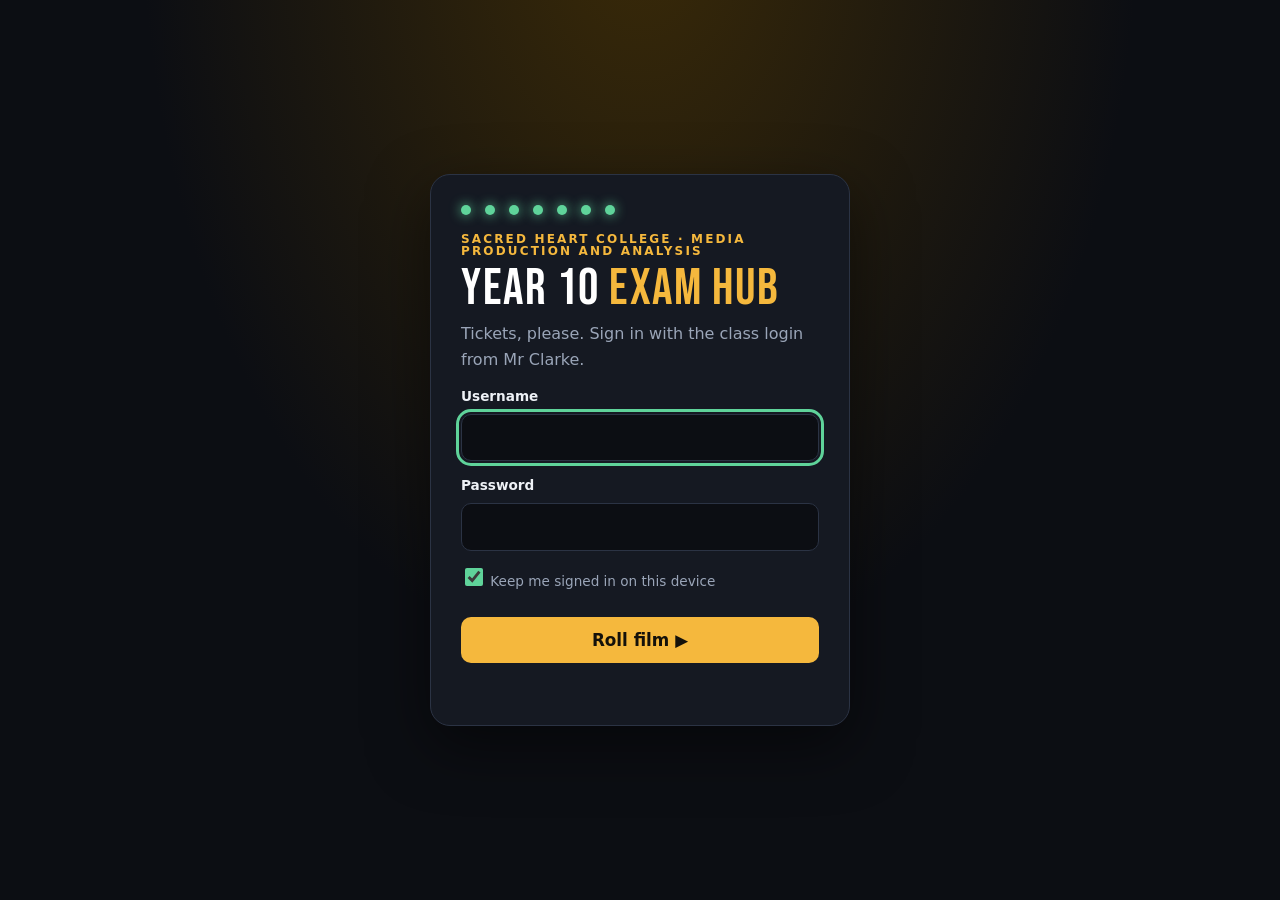
<file: word-bank.html>
<!doctype html>
<html lang="en-AU">
<head>
<meta charset="utf-8">
<meta name="viewport" content="width=device-width,initial-scale=1">
<meta name="robots" content="noindex,nofollow">
<title>Word Bank · Sacred Heart College</title>
<link rel="stylesheet" href="assets/site.css?v=mwkot5lr">
</head>
<body data-page="bank">
<noscript><p style="padding:2rem;font-family:sans-serif">This revision hub needs JavaScript turned on.</p></noscript>
<div id="app"></div>
<script id="payload" type="text/plain">L0iPhs2FrKKxcxk0GnAapM9wyzh22SjNseXV3mdjzwzigAFow2nBNpi3T1eGTiFQo0wIBtWaUCZgrLeH2zERFiLKoRexSV4h0oeDn5h4BHNBRBAc7/9c6+wzs/6Kvi2VvzEc5oxyvVy1HWHOM5JSPym/22v5UsGb80TCAL9BysZ+6oy5MEZFzTl+RXtkUxXpGm8raY1sHEAOGf6fCW2p+cDlZjAMs5XZkqERDsQGplfsFDZRw0i2X05nvUvQ/KHI+78C8dmp04yhBFjwD94tPudzjTu+g0XXA6M4hgnYeTyenRmWgz8sRjeJ/dA2wtaBHsVgiagj4qQbNYkjQbmV28hJ3BX1AVv+zLnkT0JtWXBHu+zWDdVLXAn1uOSVmJjha9+UXz4dRcgE1BwT5CUIEtBXpIhOdbXifMQ9I66TnNigpZqhL1GHo5S9RwIZhW+jcasSegLBqne2yXvGHDK3rLIrQX0AM+yR4OqJKT6akcCE/zjNtL4QXyX2erHc+Ex0qIOnXGaQH7UL1Eo0m5M6geVyM+YgAnZG6zh/45SGOwaPPyRXHljTMGli69ZgtrWDhOfp6Tn/t3LBMebSOJ9QMd1YpG0nIc6in7eq8cnK20+TB2UB48zRd6dprtS6k50xVN2aw+3DKyNNrsa87dD4AEF1PVZn2FzrBlrBUeOUnKwma5F+QjC2Oxw4IVfFcvBe6EzAhzCL0YiXJYdrcT9DvotCNqLYJhhmmwQ/fo2uAhS/FLyDFzoWHF5eRwyWlT+vgbxZN6O5xWncasrO5fx80oT2afJzzeRXVYgB7MKaz39I+j17ibsvl6JyHbG9elMt55ECD+T863bO7ABcsU8nS2WnKhQpsvEKA7ocPWS/yzPAiBpQ95u8mJExy+6LcRe2of/ZuUCCxFU4Krl6lTT0b7AsxNPx03z55c1sI4IxpT5u6TXPg4702iWnrsbIQ3K9z4XcNi4NhVbBNLqYHn/[base64]/Ci2ZjduuoR34E6Wfrzmc1pwbaekrfpFY1mj+52X/F0ArXo9aw9rqk81ZylE4Ou2Qs8sSqeu8R/3BROGsVPfG9t4JVHLm9n4EIsQHfUcy1qVnqlRDBsI6H0TybendyufD212aV9O1nVtitboNEFo6pISmQelIUrXdCqQTnAuyj0B3NN6RsUcUTXNniBJf0wwZ3BCwPgBAv3DQlZat5sC1Smzh2Yevx0FPRSIAQYkEt062tn1np6tbUcEw0NWwO/xyuOim9zWzTOKdKpL5rDt5yhzMGnKG414FuZ5dTqvxes7qKha6TTJacEQQ4y1d6j8ue9lZwtBEZE7PP39JNYpanvnATJqNuenEM0uM6ItCGq2rx42gScAdb8q78nlAfnBgsqJpAn+d1KGHP+iRT7w/KZLykpe1KIQJyBLla89mrNWtVDTegQzDmydhmpP/UPzqWwBv395SQbUe1qQEeWm7g3nF5D+65DhWtDx4c0y19/zNxHWZ4f0dosJ38d3DtOLY17B30HppFZtdZbl02TiTXHjqs5AfLLchTV3dwlrfwtJ5fGPTl7QizlIiJFBqYCkLzEJ+e7ffHqlOcT82vtKN3ZbzCYv1MBbKkk2LkuhUyFmjYhz1mxAqaCCI+UFyAFSz/Mt7E8VIIGw2l0eOUs/lxNGZFz9dTZq/pYCiR3Ttn2G5VEHwR4SOQqtZo5iHqKGqnVK2dZ0NRgd0+P/GNWxaOxeBzPxj9/JM7Oz0nWP6SSesZ/YX/fTZJoBfrlF3Fva1K+X3VfG+fPR27I0HTLp9GSNfzLNfyw7ZR9ZmX+/[base64]/ifxFVV0tb8USgHxFG3Al6PcHuiOJWkzhK1NdPPCfiFgnH+et9PgUlOwL9g7nxCD8oyK8j2Gq4JELIj8iD75UuM5YkLEorY49ZTM0ck+ZAt/Y99kLlG8q91cu8ljOtfKvonBNWSShi5vzjNHzy3Ee0bo7AOedhBY2u4Wfike27fnZaOMSw4/KhH04u3T5OPXweWV9xisfasMA9KPrP/nhb095OXa9DSHDnqu8AL6CI0X4eetLCRDxTX3M9wL8s/Bdv4Vg2ltd03leDOdYmMIxDnph3l1Ez4XuNh62QmtkkzXn4403Tm8ZDROARMRf0dOTnmKkaZQ/2rY0umESzMI1GQMKf/iGrQU645XRScfoRhVigOm+odjMeHG+WSnNr/Q+2FtDFVyF7m08uwQuXy1S3Jed2eO0sXdfMfLtERs5uUiVJ+oOC7GTHgoXeXzWPZwxw6dKW2Y7kTQT+KQuZQfuP3d5HzFSFnDwaCzUqvtOfaqLAHSwNBZxePXhg3k75dC/l56EronvDaXsGqVwPLDapolJa1VjZoA9t1xF/2+SeS8AjqC+EepmVhX5xCAZpg87zUf1ODzO/gx3kCTFKgtNi1ClBA6X1ghp7iKmA4yXIxTI+Hn3DnnLMIRrhZIx4g6Bll9KsM364u3zFKjbS1ahxYx59h7nYcinXwkwo1CcyOHg2EVhqFKSlx8uq5BP/O/PZ2xICEPAtgLMThZvlx5TebE/RcMw2jzoBZCduwNrzpBJ4Dmu7eqxNjgcaT6Ul5pUmTtCt+9mkdxFrPsxgkJmi+oLTZIr/nTXL3S8qBwPFmiuN77YkYWv8nWj0uNdNr7U3bjC8fiJi0wQTIX4cZV8jQuPVKa/L/Eo40CiILhJDSziJXIKpE3dnTEPh6llzbER4or+m/8Jm9hfD9A+c+bEnn1LMq4U2jp3DcfO9g0qyzh1oVHePJ4EKRfOkHYXkTr3crUBKxkUUCfaBVbfaSLRp/OOIZ0S7WBVfih8Rn3zMEWFgpadToKOq1riYtwQQDj/adIoa0HHEUHrRkQTcCGV4MMXMlPlc90RxrmqyFTaJtuOsur4XZw6fvPECcbhPOcvZpvZnqZ0i0JmNpuNd+Aa8zwLz/721ENtAVbLjuIJIL+ytj1xh32V8nchsBE3xhiqMvvgdVV73nko0uSGOwPNP6N5iP28jdct4puBHGfCyHgscqc41H/z1m6ozgqyk3JSXcAU7lDWumQVsDyHiWMrx8eINBNBc4y7Mpkhzizyco36nSThudf9RUTid2LR8WfLfPcFNj0UvXMm4iVvFlT4P+SoI/3hLTy/TBEfXdM4kh3pW3/0P+a7CNTb+MMZwdDIFXvDOmme6mkYoEr2UhThN/1FRVU7+2N2qHh3WN7dTbjUQP4z81vd0uNyu4kCqMSZlrXPZ8nY1hyPXnfVzRX2q1D72vWS6jroiH/WKN2jET1YviUVmrhOdoRiBPHukukJLeobOaXvV/Tz7uEgpGc4Hv2TsOYB4FBRjLvPlnFSC9aa1It35kBCePcR7UyJG+TvE8z/NGx4PcCVhxk+GMTDoFV4qKxZBLPw0txR69nnprzV7loHLWKtXGNqmCgQfr3tSxuFcKGo6xBHjTS/47YTOWvPPrPs3NOU1TXh9i/ncBUHzRel8dRbKrGYKtlZdFTvb66WNHNZZ3pEKWsOWjE4TlaxDJk6TYB/xoNyWMg8B8c5UpLe+N2BvfE64vhnpaLaz3B0RN720uul8WG3xPRxB95jyBQ9mPfM9ceH39vA+jw+3c8PCO2Eu19q5z3jesXHkLSYyTfUBOJv7J2MD5Wu9SrZkey/wf4l+twoXhU9K/xrANRK8h2GRymYUCIGXdeyDNiGEQVvfLFHUrbNeN504GaqMQBAJznafkQbFrFVIBrILTl+geKqITo5SUtqEEsOCGZwOU/p2xY2jpa+0TppYvhE1sJFF8Lz3KnoNalV28AmRRO+8lHfHaNcrx/xQr/9qeXC974dWrfSzWRORLWydGAVdlIBGn/[base64]/SJhGRPiTbawop6Edp8WAzhnH8PVtKQ2nUqnVdgitaXWpqbtGYGVVAXtwUwv/ri8epHmaCGHQ5VoJ7vLMYYu3996bf/3VCtzzE3UkDwfgGW0OXhIDw3CS7W2Fh7aBmAIO9RtX8bO4hrM+3xW+6I93N6dKZ+UoA/bC7dcZ9Z6DdMBOzvCmuPEaqRLFZ0g5pZUqB1VwgsNSt+VXXCtWntw0+rrm6ayS3qPinMUailceJOBA5XVRiEGWLJfLI+krCyp9oPyTrUAUYduCIorqL+o3ACxUs7aV4csdZcJAv+Gu3EHL53xwOpqdZJoovFk2b1ipPB/jA3WsmNRZaSkvM8GpSuVb1kNJCrUXEOVmjIpRmJiMiKVA6WwciytZNUErE7SOdrV/QFUA3dMLV8oR7CBYtum57LfTf9RfTlMcIZo2d8Q5SfcCUxc9oKBbJlT8q0juxR8ixYhF2TxQ0QP8EVxDhwR1aABSdfxuiGyP1lmnHLJrMjmLutyCz4N4ymDwQmjq6AjQNlQzpVdEK2p5p/qjC4v87VrOUovt7UItfv/Ef351gEXr8zZUiLTiJG4DQnOK1hUtuT6ox2RufnTb49kkyqDCVxi5yNEIjgwmamoPKHk0vMAPT5ns4sLZXmSIkks8T0Q2k0dN1PrOlcB6qTn+IIBHRZ8NvuCjEjYAff2GBHSmiL1x51dh2xcCS1jxD2Wwjou3fjg7LBtEI9DZgDcFviyXjVUsPu9nQScQRPRg/2MPhf3cLcjkilW6/1CLK+dhM2U5psHoW0g/gakvJK1L93w7TP9siwhjfxICo3nW8zyVq3AEKH/voNMpDeUTNDi+rVD9JLI4/CP2ykroHozHS6Sr4sM3FcRardX5vbEPQWKH//hIMrP7xRaVIB3sbbkiZBnA2Gs12XyymlcuOsJFE8nduqAB2yP9taMuUoEiITLuq6jG043FbpNewuguttZ02Iqubwt/1X2I7NZpYEaFMC8bt9rBL+0+jbqs/Utpz/hItGwT4X/DM9L3bDgyhia3TkqOApKgwxA8ZzbqHlzROmAKmSEF/Q+QMCJ3LsrVy1XR+ZMeVXNJcAbBwoI+o2D5MoIGD/5FXxc+chtLw9p7aW/mvydwDAtifXLWkZuJ+kz3Ol5thKnWannPGYo+uH5I7V6tA0cCGlM3/IL0OKzvbZ4d1nlkgFWvLZtvzF3n1kncuKz6kWNmM2HtcHES10XaBntmWAa3p4QPVbLlLtBAaTPp0u4JLerIYjeORFklfHbfGDRL80D2Fy52hVqkmPTO/uklDTMXXO1cFJEuHIaNFUlDCZpq+a4hwQtnPA7FD1o5stGYcqub3HKIBmZPszgw5MpYjtNXthAT2JO+mK3arzQsL1ep122FGdPecHjc3fO9bTDIu5i2MkvJCYyrXaP3Rfe1JGz8WNBZG+DhqknCaBFkrAYprEsu5vdmmPO9hf/ndMZgIHV8By/5BGkD4pgGpR2IxaJBqPUufOngVxVGG8l7fQAwBfpOzUPhbKDjjggQZGJH9XNy1YEgp4zSdInlpoCbQkvrmnKIWOcZk8wGX2OCcZdJ86Q8twnvCRbQpAw8N7h6o4R3vFfNKTnQVDkqn8q8DpipMm6/QLQZ25ZVGWX11fQCBqx5t7m+ugbmlHUrIj7z+aYAqJUno6i1aoBmTO8LRlvzASCBOryk2fmgPZ5d2fOclE5GjnyHmO8bhDLLFYOrmO58pay7m7qPF1HduD7WpFYudVUPT+Pgo1W8aYbpzngACGwFzaYSoOsFvfFYyUqXbz0nTnsUNhJoEX/MVKzacA6a0J0rioTCCMU3CMPksjHQ/a9apmffl/UCXBRIea3GT7b/JFT9qslTrCd9o5dVo4ZhEDKZUAC80eVWmPdl6WtYK9hEG92D+pMYEIoj27ii7SHiUFmeUvtHbWlAnOGrduOuIpfo5p7i0UuwjhTH9JHmpJUSygJAjWk6R9q+9hAhCQ3OE9puHwIPlbZlDX5RYzy0bHzV0axCuosYruqMM+gzINDffy0CSgsNyf4dBn/fQbEUZn/uSxyWh/ELRGUueHeSjyYHkgl3iVVQtTHP2ccgtjMZNHRjjx4u/bKa34heaykk9Ji/[base64]/IzKX5wANNPoqbMJcxlzO/nbVTraimvlFgjSs9hdvTcBYET8zBdKcP71mRXWR+cagqeLsS/KUaNjSisA612SpCih/vFEVer4o37Zw0sfuDjqMllcCrs1TdvwnS4iPQrHYcWhE4g+hyUDmpS5Fla64wiZoIJHQHbVaXXL2ZAVyzJHmoQgCnmGn1fJjzZzbp31+2WxHfHQsVaw17FWlFfsBIJ31CIQRw5hwzHxJ7ikt4dyFvoUCvKvg6VNLjjxiTykK7iyoBOEjRrHUwA1pFl/XXwZ7t32Irb2mr3nExCxruEU+PR8mULYYNr1GCfj+oPsnK4PrDs0BrMiJW3si38zdFy/3Hq+Cpnm/YrRUgG5RGBe8AUwIjA53+hjhK6312BWbjS1CPs5LbZl5QJsly5+GX/mSvnJ8dYYV3BNWtIgHZ8C7e/Ymz+IrN4kJN4srxslu8P5AAUGSSa83HY9iO5UbEDbvwJcUoSNgpgbgEv+bBPCf2y3r412l3ZYwPPtbdY935xZK9n8d8f9e7KmnyuT38ELkfQuZ85XMHAgJI6NhE/Ul3QMykqbnGckyjs1eXDEGcc4LbcROhm5fioen1f/DnBP8c/XxBJKb3UXYOP0C6sZBKcHq6W9/v+sLbLMFlxSlLoWyc8R6k7Q/bcUPkBOJIygulCVnKnbTTF7cCDX8Ph+5kzSqLSZIkhwkZsVIIMWBCD5eKs8t0aB90+X28znC+GQkZgSv0igm9GmQY4QFO2DXAeH6f9JHA1PMmkql2RA2eDNwgbZD2PVI+elmsKvkSjTAFbI79WaFBH+XEn7rcNrNmFUEBypzeK9mcsAF/[base64]/j/tvOewCsXX5l+wB43vemRIh9+HCodJSbfKFNWrnSLM9wILzErNpIj/OFF8tqdU3JO+dm9QpNveE12hXR5gDExZDSDci1qA8pY/YJe/QexUs23zivSPTe47jrNhwpsiXfs5oU5R9nFTP0TTNya3b1zOJFGJfULqYSxsFvYAhPSpylgfOZerHV43OPLjoswWbs6yHyzrKlmHidSjCKwCnBgp/[base64]/[base64]/81er1lERdTl7rcTeNHeF7NR6Fjnm0tzX9W3Sqas88yk5NDv0X5u9JtYiR6U6JF/3nMouGD/Wka1OpAGYPyE1VWdBJ07s7DeWEdKh1ScrSJiZh75s3/EP08JwxIBMxLmK+v7MdgBgDM2VkxnmXRQrJSUaYZnEFsDC9QVGqPrJ7GjwiCsuaK5r5IRbmtCJoE/2p7ayEy5KVtn69CEs/ez63NTz0VqOaMUEXJQJJME8lVA13SqONYirzdfH48wZt+EqZAHfyMquyUQ3/7Oe9uBp7H2MWmmGQJAAljsdDJqYzPUI3OFflxEV7Ofiv85gp+yf7qbXE1II/Q/4SkMvd35CNZ7Aj7x2+oJf8Fa7sX/Fc1WRfORV8Rv+OszPJa4wCpttRLaastX6Eij+lj8pm5eSwsHL+gdSSx3i1NBbxFBlc5vHDqq5aZM23tUpK3+F+fCZHl2et5GJ6sRqQWFwzGyeKrn3P60STbRJM9hNNprnYBR5r/[base64]/FMiXTbZQtfiF1gwy6B5Dk6xEXaltaBIHY6ux0AMMwiulZM1dnz65bHgY0rSQrZqq7yMEnW3PsU/ImvztqN+gIf+aQMJv5LByBmuDTV2JaBuMrnLAqPsNx/EjpVSc/6GBg3nQ9j+xnxFyF3H4A7lD+1V0q4WPwDYgvrDlv+IumXTq6jKtZIKgxMV9rWt6otd/a9WYU6XrQf/[base64]/s5ETOVT0pB8DywqFne8NGF5rBQ0zJBFG8sZqQ3WPJRRoDRJPzjhtkbEL9wlNrBG7qgCTIXa4HZnt4mtKmpjHmeQ+60jI2veXHX9swtUfW24n+VCLq3uIr7I21xZEILMw7HkNzw/Dn5ANIFCWwFxUjrH61rleyp9BN+r/QlYV7h2qCy6N7oGab0o1yiwaCdrqyZV3/fSr2c4lLnSggJ2gXZqKzM1gD7RLGC6oqDo5iCZMhMqZCefNYAUJzOSYo9kj8qa9HwveNW9YGj77weNWinjA84/xSX2uYNT2IgGxnwNycF94zQY84pj04y5YX76aLNhIUKS4a4Go4t052uzf9IISIon0UO9zPGqIriplZCNBpQW6X9lOZHc6X/i8WHfzB7bk+EneeTcIepkoMhrak7Yijiy4H91E1FdXVXAlGz9iN6LaVirgcweRiFloGlhdnGeRhta2+SAVkod879ROGuHmnKTG3paXmwTYPz3w3SMWNmhIGWz6k29nldTTAOVKg/TOroKdvpBzzAYRc2Wj74uR2zmt4QKhe9UUQjX+cjRSuxlb6vALXEFXBU3nK71nriL2jfcnoYfB3lRJd+kTnyvnTgAXn5jpxoslhAai8CP1eWUcSbkdKmW3twimmqE2raMhsZkImOQTEFw/nYY5vxsspS1Oq3Hycbvd1xoUlVHgBEPH8LT7z7098bJuRfsPDeJDtUB8xUydKSJjX1knAJjfJ8XKoNd36iyrOKhaANDmDe4R7IMuiZlIB49ur/F9Zm++OQ3jzgJg4MhPya9ai8m0nOMvlqsZT+IFkB2KMHk/R/T2CFsgC1LaGbBn5hz7xP/DXIj6IVewFTtCv7rYah2K3qp7HEVay+ZbBacmxH5KzeeU/vvBZI5IX1VdUBy9WmBvsZK5Hsg21oBw5nNZemb3sl40aCf1cALqsBRzs3HwOjuz/iweNFx6R0C/grLp6BPP04c/DxcFU1rZABu+zYdKRVcWR0ZzwbsJB0Ed1kLCZktJ4kDbtxKXfUp5RnMiEvGCrW6fwSRHw2aa7ff3ziZGmsOx2SKW9nvV20lm0NjijOE3DmNNXhkVwkJa+7n2fNTP9/UTlOqWSEfO+ex7J+Z2vkrP1I6r5NE/X97qo6Z7VIwsLIm/xCBdmRfmihr9lUuL8t2idyO2VxLZ8wvpO/6iALegHdlvdpeqoQAyazjP7CjIE16J75DSkjPwBopIT9URdV5bxmBKuKp1PvvwSQDGbXtdyYeVUwMF7jXtnvpV9MEfjcv6lbqu0baIRCN6IyztbdoxwzMcFjvehMJtslYufwI7e0QcU+KIO5nGO/0nt+KXnAzN1cPbwuUrxt0Xkdg/6B4F8lkZbwtpKaic+9gFJnzx/j86q4QzIqxp1BPPHUEsi/Rco0Fy0bWZiLjABERIS6rJXaxc43QZJAr2QAFIvu0wY50f7krMfy6KZZUNIjqD0nSg2GWGOxBmJxoy0fs1AOG9pEmrbhqdOTjNoaGgRnpdj/7ZiTsbYyCgTLeGSFb9tCB6zaedG7k4YR5ThTUs8J3v8oAIpYTPTBIpTpyAdE6b3bza5HSjN/0ZTPY6L6ZGYH/pByRTe4wVKJiam2hsN0eBlljbAEkyBOG7GRxzezAjV+TpPnyGQ4lqMFGQv5nq/MvRGm2UF2crwohhaaLp/EKiO9SLAnMMabDYpAhj1EvNvs2oaf7KvbyIIkIutRJO+7asDqEJxq8/alWireSX5TOcfZPn/F95/FYY3IxE9f9nnI8A7LEoJ4nbKcamYtJgRjBpKzSd+417mfAhhBFwJUoYx08Aip6cfPaNfEAftEGbk3YPOZE56AlkphZEot3dnvwX0Aavqfs4PYTbkVCTIBYTm/F3M9d/IqZTVmDx+skOoQVUEq+SEeiNEnkcLbJ7dvOEz0kRuHqo8If6kncakovo92lDPjTH5vqu7SdWEKA2yG9+qUS4HsThq7E0lOucR+9h8hukZOZdLSHQFt2lzptZO0Q3n/AT2xrAJyaCioTRW+VEsoZ8ve66lkZICBqUQ0kt7gU1Nahl477HeGJSpXNN59XLTBlhjWHY90aq8o9MHkko5rLHOOF4Xc3dDVITKZCBpIdkWO68Kldj98xPiuoM2ych/haWwyyy5brA1HA9brSVdhtjNacNkSxCPEmwjPO4OHcDOCmSIgiJ7IGofzcXW5NNWIe4O/+RGDCmDSS9nSdBrCSLWPLtQMFJxIdFBN9cwt66n4+jikHxShlKNQsW5BGgWBM9xHlMWOg7ydlTABHOGgHSAwg9pNKx/GiSEDj1GtmyrK3vdmJW72OJZWe5PgQcq10iM8i8T1WI1EdGw2N3/iKsq9g3ZYSYy5+X98EvZYtALgiw1fj1iBfMNewSpBaBy2ROC9w1qEe5DF5REeCMBd7vz6aizLDkN0Ck1g1/[base64]/FRAVi2xmw8mgQ0Oe3nBbD9GMvD9pQPHi5znKPH9bbWwIYWxY7o3zCMhELmcL/KnhgaA3J5vomxHtnaer6bTc1pa+ymsrGUg6gp/KbKhOK5L+ZJZoBeT9sQVKTO2/r1KUdupAmWzfWWuae/pnbfH2DQQChcU+QUd2x4Rh7TCrg+7v5p/nzKJUsD4/HpWLafjagxj3q5v7YbekIWWfqMwPBxljQB061xEHnwbJdI/X/cNT2zXYyHpHpAgYOqma8rXQRz5Y6BuoQ0jiZQBNu6N1Fqa++JZyBGLliasy/QO89YcRYCECE2Nc314pL6dnAqCU7hiDr5WkxG+alwYfRA3YDvgFJAfznxD3yhZPNrGDZnEfGq1p6nTNxHdbtZCgsBFozdCHXtM+ygpSqKhoTOOBPghxtOi84ge7WpE2uNNIuOr/Q70j9CpU/KfMz8IF7OeabD6OmDy1EzEUUl3lJiNxAjGKh17frPgxPTzE5RGdcPySg4TwkZFN0eA+55XUsLlc+F4ZWlYw90HBF5pbTkB7lMkuetCgDDQETks2gStKjcIzwR0lqjwz19ncYASQvbH/2g4/aON51qh/ij3N5zyJTZ+iBd8/POgZBABX9tcBPrD4Ygf/54t1SiMnWV+WXOgkYXKLRXgGAqFrPO26IfJrgQdqgDDlHTDx5VWMcieD6veSb/biAOugIQCPHC3TmShTHkViGjZUtvYlEgW3Dz0aqVdIyZCsW/fiJY22zBcx0guGP/a2YEBQO1pyCKtc7Sw7J27WYv8GMQ64tAkDC+pM+y0fgaqwEX6YtrGvrXCK6ojfgPT12ISBayFtlsEzR+Waso9IcbTlTHW1C11ytGlJbcB3UziDKAIN5KCVBtbAKF3nKushzXpnBTdOy0eZFL0B1wS9tUlKxdk0S/1oS/lX31o/x8La5LrhrEruPO2Qf8BCtwtIXNk/NdBYEgxu6LlnDQP8/jiEZLv+y157X4kUQ/d6h3jcjfsl8XXdf/iNeD9asI9R8fL5mGHU9cgf8UvlOJ4f+klfjtC54RGF3oBlujPKrGCvRuJ5+ZXY9Aq6wMhgJVtbRs2Ax7o2Pt9YgtLFu+bpeXgCHVa01Q/SwYq3DtFHxV0QmC9ScmA4jzsIkNB0FJzXOdCVkgGol/M8SNGCp8O1O7+TV6rK9douVtc17R1EE/sYPCEYzYPNXFeVCiA6Ckyy5B+4XnrVTv/QIX2f88X2KhDsWeTZGYikxOo+WybSZazY6WjgAizLjKombIKwtvM0KFvqJKeJg0ORXXND7eL6ZCuiEr3e9le+VkT0cNomjeRfJes+CI88W8RdHZPirnVKMJK+NNghZSDY9A/d8vfJmbLLi7GEbi13Flfa4KdVpzYpjiV1BoOtt7VCVIiAj8iFPeegdjmdxIaABvAUwUuotSW8milAA4GXOezXp5bEPKjjPfKAI4RShmy2AB9Z/Dm7AtM9EKNP6gkDhwZMFydrINlRtfW4y8Cl/BuV/zX9GLIZvIB/cwzDKmm4/eegTfV4kPAroFIfrQg5JLtqxYTOJ7Clg3W9ww/RjZGGpqhNtn2IF9g2RpcQQO4VE/9TRBIz9yIo9LQXIp4Hkh9BIKUZDxd+5vSzMIbshM3wRUtLHfdL8heYos+4so1O1auG82zcJObCRXuRwygkD1BlVisqGY3zkq3wS9koB+EMFNL+wA7zoPHtlkk2+RjKpoevH8jspThfUOjXpoBpKLVq/FpU4jBsbDgWhhNQ2TQvGW9USDQxS34A2Pb3HxT13xlHdhLTYEYHzKd1ck1K3qHEROkO1Ih4PsI5TkS1coG5yzvnoCYCu9Rp7j3AwoVG2NX05ZXMqxJy33ntj73GgzJ11pSu8zNaI/5xi5JIREM722JweJrZvL2rcjYv9uooDpcvxF/ENSkxmTdJ4kj/7mAdM1g05/umh3cAlzylu7UCcC1w07xIJL/LA0J4arMdJwyceqK2zKW0xBqxr5ewIrq1NlOeLvnP9fvxHoby6ij8N3COY02DcS/nqMqwU4QRxHT9wz8wG+Ku54ea0B9O8ay6RmSCPVIQbE2PtUZkJvbgTA6CUeEZ7h0i0LrSRc6abAirbqxgogd6QSlkn1KsQ4SdpXtw9TrW2SikHUqfQ1SRmH+33705SKQdp0EJWpiDx0NPXLqQ2O42qNVnVfBL3H6+/iHQDy0/U3a+bA37vYmYoLNYm98aFJhuWHpni+wDrQoxACx+aub9EEUYFvpsF1GYQ4wZf+b//K+9jeMRdzLoBj4Y0yRXgL/gnueTtbOxcLvPbRKp3sYCvhcMNuxKI3QdAYWZ4jod/A+Bg5naGpcYmylwdiW5eFuHPNwqOA8Vf4HpneMHxVcOQgcwqm1t7Vk6Q9KQIPPdgWZtDOy+jgGtRsvo/igXySBc/7AmZehrCPp5y8MOneZuRwrGXaLa+q2YMm5du7zW1lEWQeDWT3lTemWxSbtaMhLCUxbU8+3ayLd1JpIsIhz/00SEBoeRfWsNKGIPB12hnm0unu/rIU7o9avLOnKS6I1BuUE81Ryo6k/VfBbIFh4I3mBe9UHdHcc9l9pVa3sqYINjHhP3IMGigZZmUSAA3LPwiLRfi+SOB0TQ8z5sKVq+iEXVHpVKTuSL1UqFXtzObBBWBNOP5PWjJp+y7t/l/HE2q36sFvVkMoWmeERd3DUTk3Z+svVQkw+8CX87G4iyYcsE+jmBiPQyo8ocaI+ugr9dDO3HVMFCIeWD1KrPOQsxKM/IAFLFgQVFsH8vth059oUpYF9ZaJ+pQ+zx+ONm55WhUUAuRXGL9UOCl6XJQwsP5VQgsKTgezFz/IMVzXVzQGM/EB1jjJuwt2yByVWlFCyg7wswYQYlw41SaVZO6lOCRpKjFjNkHYrrVNMQvfsbUDQatGbFzsfDjwC8OxyNxJiBObc0Tv4+uIYdxkliHLchUGvv3AP7lqGicmv7S0QfQtEWy+ARJT0RhJeN3+7y01550PHoYl2JlA6ubQdjLR5Gib39s/EEbVFRpC/H9mdj/YB2FxDq2wsbP0njcmaon5D3tV4uYMcgDjxeZjkzETFCc7o3aSXVPoPfURN/N/wq1+2pfpq6UjbLpRpT41lgm0V2/eXcuXq8mIaD5Y7NlwLqRsdaD+yMX02RyyKBWHLS2Cq7evjWYhKLPVvheoqJaUe5OjOv3l6lNu1/W70RxTbQWPdUQQAaJhmddug9nG4tm2pzz6Yxi0htL1zTAxFYF+lcd1astPKYp644cXgq2LPSwmnx6F0iM1w7WH8+QElSKhETjvGmtmACZGLpATYKPZdcLs2C5LP15xTZ22h1hKuXG0gSKlBawswU1quU464JlBw+D1gKOGSz8tR8ADHtCgSA934FRGzFCLO/PUNvd49UZG4+3TECQF9qsVrwDT0Yyn+3oZl8bUGPbp2xt+EE3wB2FRvk3eGM+rYcKRDhkf/l75OpKdx3D0DPyde0EJifHyL0SEabwizUvmEHgUU2xhbsGnDw5Kz12SdCmkDg6g7o6A0TG7ytyqTRpB1YifDaVEtBqEeakYhvA4Ks5ai/scMmsAt4BSXqN5f6hGGmkMM8+U984xnGdvK1AazTXt9sHobm2wp6fSrxc/wsw34hyjYd7mlKvhYEszmlxfUKN3FZSRW6MZEneoJ/ayUDcF05ncj+oFQGvRGklFDXWx6Ik7Zd2nwK3t/4RHkiKR+EVYj3lgbHc16N9tIqtfPdO46kzchdKP/kAqnRIHW9NYwr9CDu8PjM+NsTMvj48HH0Z04eaxp6scIqOS2GXtCbJqR4AdaV61OkTBm/1aBKu+rpM1mfoTFlMBPHfYMUcujyqU+NC+jSODXDTWTFBgo0JTA//XnpX9+lYgoPhk4H679g5XuvuB9ZLjAeUSKoNY8PsLYt1Er9ENg+M9+oRxyMECMb9nCOsN8EZG+2hDrHxLb05gmifWHTelqx+auLoYnjjehAiC9ixhGUk+Bud++setAXHdtmUhqyD/ORB+l4cRF38cpjTj4QndZrZpmyqZpw3mv07zRUTJ9acApy6yZit7GZnomzqdHujtUZAiHMhuxEYZVJqu24YVM1X51zkjQ4FwPEWwyYpkzmiHcxr3MAvt8KkKPQeKh3onowBdi8anZuOUtW+uJ4c+krVIiyt3/r8OcXEd7Xpo6qDTI/CpyG9y6AW25c84kdUNNTC+IIDpilhLEPG7khaIwCTBgzonTb5C0gh5b3K6tzhrhl7JjemvBpl5L41DgEbnUlcD15CTPWHzEe2LgEZx8GYrdxX0eMBJmh2eIptNzahKN/a4IEBhQrIffbVnQacpF7PKm9In0cn3EhnEEBjsZjWbf51gyXBylnTV7oP4053hRXwjkIzG7u6jqRuHiIDerpFcAVNJnpLTo110bB0RX3iipYr0zwLtu9SKSlSEAc5+FBQKBzlZySfzA2oTmGZmsSb7Yk6D2Iyp7qwvIm2ObdtQ+d2dy/FOvAfpbaZ1IWfTASZcaOR0Z4JwpBizh0X37+kz5fKhEbpw9i/e1z7MzZR5BMcPP8KK/W10MVe9HUO1NcVzDvIPCkAVt7I1ocE+EtSIP/Ujy2p6zL+kSCdQV+OB0wLzDODd11mZpx3zePMln0bky5AiguiyJKdgIB8oZt6axouo5CmASEyVTYBI8Yy1VZBmGvy6UbaL2nr5t+S5aqaW0U/a3MFouokslawfFkCvnnJonVb4wi+A9b10hPkESWfHan5eTULIXNZSTcsbU5XdLlvE0QedZIQumBmGRwW030QRkOX2wLUQqFLQSz+LRqMf17DM0bNR2gL2Ku6GPIyXcPkC8SVNepT3IcKwKT5LdfPqLncuKbRUYmqFq6l//i2xX2fdh7YEj2iO0MVXUSHUCoE/+JzvELngbjGzWulRJISKp6x4wotGQ6rwS0qQ3KQXuo58ooJrqIUM/WGKBTLC+bSnlluV25M5KTHeV73oNBQXR6nKL6Vo2zQvls4ny1tpQmZhjPDjMWgd3RKFTaJs1/tNoLXQ1uNuP858pTmwBBP1OZkcVatiZWfwNet8VpdBIjnXdIHL6z0Czt7pAKUWGhJbeVbybutkuYfix2KytBsSRws6379jrwDsAf6wT4GW4bLEyreFwVOVmRan6+fxN1eziPaMVXUm9sSblvu2cQyD+o9hjU/g9h2jhhyuR1UswHyIvkyZr+Nt1l2tb4Yig3XPPpRTNFnOfmHps/[base64]/JQFsjLhI2o4dmnQLt1EIVMaOOoV9AHrPaCTIQT1DJgJVe/mZ69DlPYNWQOTBsRTfuORB6sF1dVKgoR6TWUl/m90LIg+QojwX+abMb31RQkCyAXrJueG1gHY7VwvXs/dL4uvy6tQkKOxwxrPEzspZ7zA6zqp7pVC+2iWbJx1flxFgBfjrQvya9rGP+AGunIG35y4jofYV8CnuiDN0Pl13o40+tALzfeVE/6k3GbG3e12kFQIg/QYVQfrZczUiKu/7pomZt5lsazVdmwTpJixxWt8NUpjRRru74MKNfdO2EQLCnCZUI7KFsT58w+WmuFN+sLv5PNgzrqNW6p1ATKQq7/FdJ/y4tnIGh4M7nE3YKpoKk/2vdRvJ1mFPiBdQZZekcJMKKGP8RtJESACqbJRdy+XQT8VDnqSruqmTgwJk2JjVe/OGmO7wL8FGH7IAbQRmXXwnypmJNi4qI6genoVCoAU6bNWKPmDZsaPORSskU34VpV4ZbZ9WZ0WMflXXhbykQvrNGTnN5FkYFTr2Ue80C6dgq11/dGkSP9YuBh4MuxSJM4D0qMTgLKV+AK2vK8owaYXDwWqxjCnjw9ctiHFA98BGE2/PYroNnDnCxR8aRSzvHY7BthPaA02KThSJ3o2B7laVFU4tignY8KxmSGIzL+LF7+AyWWNGA7kXw82PhzP1hV54SdZwHLv7qNn+DZXvquni5lX+PVx54Cau4msSOHlLnoPiFqGunbgQXeuC2/z3SVpqv0bENLPZ1Vh7Q21Mcfl4I/hUxGLGZsYYOg5NJoRYB3EkyqEgVMCC1J2nEK4YV6GOA5SSkkh/I7Q9g8uTXUMgKNZfDpm78yLsnBG1sNTEIvdx5bVdQG48/YE7fMedJ5fhjgKI0VY+MlJ4Hpi3sUe/qKEJ6kg+8rAQhUa03LJk2r916gx70Dmk00+KmDg1t0TUhqR3x1Xu1UwDA65NJGscVf6poc7nnmu9WCJ19+0MqctUinVC2j7rXQpNajRIW3R3OPZtaJOYZAadzA4yhNtD3Uzvgl+4gzlAQJ7WXa4qVZR7f2EB74h6MjhjI62PdMEcDn5el4xYWIYM/kkQLaUj8AGCwdvlwEjznkCAJ1po/ixBl3mb5V9BbWW+NCSKDvmvTHzlgcxjxlFoCyvIXuiOy6oprRg2/0J5k5NZ8KaTRY3Oo4Ua+OJyht5rCa68yPtS5Suy0BB6+7uDTojVUDW7bPczXCD382DAhLdS+GXLcEIGySn6zlyEACwxhyfycdvr+6s5YE8S/57OE5KPKe9Yah97ZYhtzMWrwVIcRvP7BuytXbkJoi1Lc7oCRdrI5KURLERmIOTsagYwgmcxUt47rpHAdEkRBgiaLOUENOsEvz6pxgANVpwYuzVGgHsKG4Bc5UiTbAMg/leMe0rubKgYQI1Px4wpmKnH6LtO/dK/zlvlmsHMIGTA6BEGOvf2Inhv6kK1ONtLFYFRbtx9znflzyvfZ8Ro1nUWwW5G8GFU5iXCRxcflOx3IciUO9Wz/PyLbVELbEweHqP9xkyna5Db1CVe0PSj/P86dY/eNRpK6qb7bFQX+5gH+IpGNFmXn9AmsPE8LLnd1kONqYq7NKWty4ZEt4i1RTmFNZEupY3Y+qumZGnUhgsiE0DdStUMqWc9dshQXu+msPLirdLS5OBZhmeqfY4/RyxFJ+NCvgrTXkYP6Ccqhd2o1Li6CXqRN/fyAQn8ZlyGeLMNBk1RhcY/U9J3hfpsnH87YNV6ExSE4MaSAAgFI5mqnIekwGwgpHH2VMH/[base64]/98aWsy21SQlm12lzYxIaHuBOueIoO/sf/w9wQWezZ13l4D6DHueq7W7m4VGGbNC1mjqGmcpX9PjKvikYwmSbr66uiVPZvnazT6k3OSwhW1dA843jSdecPBcleIFUxsrh6VoLP/QrPOZ9F2n742Gi3KmlQEsV/bvfsODHqcBnAInpfffGwpxHQf7+k+hZOvLazITlYZ1yho6l2BA2lMR4JoyUUlAM5IHpupsWVKRMvL3mnQo9Y82/cpjfXxAna4e6R3/wLdmSLM46TYceaXSYlJiTGZDPI92mvUpjvAckdB7TgIz8CArAPcNndu/XQ6Di0R8aL6oNMfX7xX3+SxyAz6MHEuvXhbqylGL1U/[base64]/BDz10BYNFswe2rvEK/ugs44bW/t6xwQ3TL1E7Y4WXfpyO7XEH9u/DdZkdJSnFxX8ZvFao3Pz0MfoqAzFWh++3JcfspPeVw2AXS2l4zMOk8holbS/Q+a3EEV+YHoYURwg+Uoqh5hQmfaXcMmY6iCZzRUlk23kO/Evx4NzvY3qaivSQ1jTLKniD/POZ3BWCIlc8snhjuRaFp3fPJi25Q7nvvU/2/zgf0QmIpnKy8/UObnU95tIA98vDLeaNEw+qwzzqv+i6c72yqDZQUwamdunwfDyO99hrcgBTw7JTyzA4+7YCm+V362+JK5d5y71y73jOi5AvQxIK0ezISgjx0FPDjnKtj7d7RxjLDKr6pR/XUYiZHOCZuUY+YYU+J2We2JdhIpc+dt8cE69/wC7nuqpz3kB0PuWPqemMKhz7DNtT8PE8XNKHEhu5TH0gpa4KpIp9cxRsqDWzcQS3GQK+Q+VsIrHGwL810spFmFy2fSI/Vq4dMKF9/De/NH0Z81+f24DMqojZaQesFe4LJ0rAa8JWgO/6O4jWcYUkskIQPePIZMha3XfYu+OumdEphfq4LeHs8OYy0yGdbvijRLZ26PXPauArHhQohtwKIBYHAQcPTSmDbYlVDTDJkF50HhFKMI6RTQ95BlCMXXTFNGMWWm8JPe2Qe8QFheRzLa9j/bvjOuLmIE51Ldxhd4fASvOgsIdnYHZelZWgUpQ5cNCqRpD9A0wISOvZsRKO9hJ6/uqlK7nATZj8bYPjyI50q0d8uLki1/LlxUIWolI57LWoE9rLHRWWDGlkXmaH5/[base64]/gwAQAYQQldWhF2XeiZpdQDQVPVybu62DSSGW2cUc9L1aMd2+hXdLVg6IOgIjCi0PMhP2sj3WcyYgqbtvnIu16H5IHbZ9FVrEPHtYaoNTNmGwZPQeRJY0jdm7pHxkGpDLeavsBn6+83eUH2S8DHlC0yMHqcrxfpOdPJlAKAVN2WjZfGE/7HLQKlMpGfOySBrgMR+jUhUfs45VOg00l9M9YODu+VdqlUmybHMNMjZy7i1iikiJ/FSQMe6wrYc1M4Ch824paF7pDt67BzwGJl3nE/pQks5rY8BDaG7vFPmU+9rR3vap8JVwY6XVYn45e64SqpUQ4BicoyNvBNUN/cMM4dvVkyFGjz3Zh0O1cQ66H1EfAoGVTvUwOda39mYbRoLBW1VmeqV55GjGthC5bDZDm1rVUChEDwb1sM4qSymSQBdNHtZiBu/[base64]/L9Lb5KAQILGG+sEF7IIWLwpdPzJwdecVHrzp4pR7n/NoA3YZQNEXgThodQMmABw35wG7hFfV6sKdm8cYTkwlvvx199tBn18fdxPhIqbU0im8APU+G1EN9Nqppjwr2O/iraEGfc9Yz2xsbBS8Stv25hwTZuiH6sJopPiSmcGpr1dduP65KWIh4LBsRqYg55jFZJSV1JN3MLSk/GIzRini04LD30zZ83tBRr7mJLZZIc+N1nkwv/ofRBrXtpS+X2fE1h7wLc+NuIY109bizykLhZMFhH3zI/pFsP0h3rx2vpQdciMofREVz1d8+SC87jewYRD8faSstzhyqHQyYLgF0rZWI/4zO2JoXcjQsO/lr8xIz0K7Y3l/mN+U+Bpa2xn8PUvWGid5RZ/E7Ehf8C0NqAEyEbMpAPB+vtGqUVGELbtl3Rshq3N39i+6QlCaaDtpvg0p+uJP6dgbWHEVMZFpVGHc+QTypiTosnEJmfeNGi+wa3gh1z8F4/4mHyvgbMDLl0TLeulS0ujF6RgIRsHuAsgQzNHBS1d/DRnOcD1CjwsMhRnOCMJajDCL69N8eaV6+7iz5HRV2YuHiSmME8qF9sJ1GMd3XDwSGOKrJR/gx2LSLQjKpTxwIefd/RxgxLN3pD1nFZ4obctCySPUY/YtyRIJOl4+J5GCoQFzX4/hWPVt5QTmPO5TqZasfNNKiMMnc2wDQ8p3inbxn2TCl10HDXf/[base64]/+pmnDNDaq1aW3T2nHda3cGABM6JauYuXU4g22bzuxfabpzSckeT0Nvo6Zw3rTnAb6ywxLTUVMnXHTdqIeNl+TXPyxqOvYkRwnVETu0CgwBZLRub3NC5/VeNJ6SdQQtF+ZSpdWY/zkO2BZP3eH/2hzdzjWLvEhXmGS7utoYjxodLA1bvOjB7T1Mm1c+lznEAHVnISJ6CARmAY+X1OUkcFlrzxWSqbf9KYvG/mNhL4adVi5RS69pDpxIbf2pmqGz2sJStoaJIVppdNuPQF+NQKxgAAKXhbLUfFfXHXtUfIX3W7CA+KdRUMvpx1oo3vEMVZ/LxfVNSgSbmQL+rm40O2iF6lZIa1q3hlTGmZ/tbjVBkTOS3tyYO23p+mM0Hbyld1wMpby6EFjvgDGu/PF5n+HPyOsX5rfm45w19DWN9u7nUjDsul+qCVx19ht4QsWsDP+INGWWnUYw4MDH/LLjf0pDxYksRzjlnav70yBVIuABItVBo9kfgw9v3KxvewnAclUxZ3qMyc+YrqNMntiC9OOwRxa/rO6Y/howQRFJibAeub8tJel7k9iTsGq8tjZUMzS6O5mCOk5h98opii+CWr8l2CykIxt35134own7KXFybpYtJuc0ntWGNXbfzTH8T7HRxpT35npciNdLAm7tkguJc6ahx2/o10M14FSdNecPXwVlSQi7ef6nDLs2FbF6WIfTdvbh7yHNh1pyAh/LvKnWTpBI0Kk3n6TXJhl+3MqxCt8ETXZ73Zd+QR2b3r7wx2ECUgQ4XT+dou7F+wVN9ORJvQopTRP7fdnzJtHaBQTmKtnIJ8L8JOLmhDex5goFQBIcXTJYT4cnXsvCTnMpIeGPpU9vod6VKPr4JF7F8D8dLJRqPaYugmTBJ2jAaL/f+c8FpP9Wc1DnsgqBnB/SeiHvbQMRHdO2sVAgH0+/FpLlNCrpAx2cN8tETsXI97yqUSNElsZ5XIbiJ5k0UpfSizoYb8IP+iBMrQcctKHZO+rWzGATm8Gr3y/iGA9xdYOsWxdc8yOJuOkEumACNnNaqpq2KjONid5d2MvpZIAS0YBGC+Lo2NM//8dcJd+YOuqvuRCQkSHBBZu4BhX49auT0W+B8bHtWPxaxAMpWqgWXAO8oMkoLSRBD0rFpRohbUTf5TCQ/A0adjHtoMTkRal/OQoZ2TYMQZv6Y/+XIxpnWJ6tCzSbvnLX90kXg6TT29A0mS/KELOy2z9Hplu8qZACZ8+OgPTSCRDNUfStA21iRL70NeiOceevzzPUMpmprLk9HkGdpMCUVSgPNHdxCY1CnfbyvAGJbHkuFYbSsPO26zVghByMUgB5n5KMYyNAFfzbgvBcilXqdzjWYkHxwbedz98mRE11Zmxj1+Uk8N6FqsKlN88qUtc4vxi05NMq1k/pKItFlF29yqtujnQAEMl11ru0eH7YlGRj/KIVJCmpklRBiQQ2BAtHI4psEodDMJbSHCDg+VTeBA0/+cAh0Ugw/u3RF8EX6kzxKzaVrks00HjY9Dy9+AhkKIPL+fYszUWMT7kwXbaO7b72TDxqad4MuSIvCmQiEMch3Z9qWgAzVe1oc1IIFsgkE7OnGa4gF2yHUdhf8GTZqnVEp8grS1jYR+VZpSFP7XYsLkBOWfs3yoxfnW787ZHixRMONb0YamupCqcjn3FUP96+1uT6hoXy0m2Q7Ao/DvnesYm0DHv3ECgfhhUDUJI0Av9OG5Mp34nKi4nyqzWHwl48kEXzOzmsi6UI8t0/hjcAnRP9wXCJ1wy3k2D8Zd3SseCM5t6YApfU9D43YE9OdkgjOUGvTBQCcZyb+X/6j0PIZ5tMlZ8lI8t7+UxGSmCtTIrnD8hSgnKiXXNM8+1KMn3skzuzEsH3QUHt5NlXabuVa7yEpsmtjUhC8gH3jxfsUPSRzAllrkpfD2irqAAhJ/QElAmOm3Z1zuVcGxpLyhWqw3iAU7IhFQM1r/PIt34LKsjLluhR4JsgKF+3glb7eyLnB8q7Nx1EicW8TFtPAi564xYrvVtfzX8DCoYlQukkN3cANnGgbRtcub0VtDjRCX2HEisWQL2Pwyd7zZ+iEZ1X72HhQd/PP6ijXrHE4/VNDMrM/QD35LSj8n13EG/Jff45/WuGVAhZEdOyiWdHl52DeurfeYv45awzuJOgy1f8heNyFSsidTU3iqlIkXDeANildmKGicvOncDXzERIKW1dn6PBzUYEm34Tflw9r8qQnvAHJQxw71Ju+pr9B+PMyxgjpQPMVmrA7DvgEVa9uDpvpwrn3k5R3XWCOK+GSWeyqWdnQ/lhWQKo8vXZHRL8kzF8U9JRKkCHNJd/bNZdpdpWnQrJUHpZDNqFcm028mGJfnkjMxa4//zj3gvVHHWYlMui2ORqKZZueEmr5EzmXeGnIuQtM3EiXosiPHxX4lHaFmVbubLXEnjDupv3aHHt9TBnanZ6rzGl6SBrfxUXtnSwZNcg/bHsFm1dVp0Wpj2q96ExGELNHSlddlSpmolbJYJWg6nraScPrCfS5dlnKyBRXeYQ8LyWOsDiY/EAIkx2PLqvd2YsBpUHyS/TYAACayOQiOuononJM1Uo/WTNc5mehty7XDggjYSxxz+nxi3MOqfuJDz1CvJQ4mVzMjwzOWurP0hkIEdGwaf1f0KQAEcubxzv5R6KSUvwEgeqlout51/dPiY7PupFiB8fcTbllooH9ubut25uyuNtlKCCjihH/LBjQfP8KpOGIBxCUOLQoABCXTHhnln8+TagW+3cMsi5SMRFG9FZpSxjeL5yTOn96aaSjIiFzYkqapPlWdE8fX/9RNQCH9fgpB7q7FAv7J1CaMh9PkTnVdXBQVst4Xfbdqg+Ep+hE3rDX8vOeO/lW3D6LA8FVpu38Qz4D1yMlvSwdjLzQfv4rOHvgYXtSZMcBO1PZRya1XpEnZUhw/ahMvtLy6YJmUz9jQu5c37azkfRbc9nnpFUUZdViuzDPlCyXp/4lzRtGf2g0Fyifx+mv/XDMYYRBEnNXFGr+hMpIHqCZKOS734URyCtHCMfWOHeUbvNHXc3nQAWnwxNnxLev1bq9kG4ZkygtpMRzXRms/zT4sNQFkBiD8D6p+D5EC0WSnpRB9TQm2QpxoDReOtQABTX8YcZrVlT3bvxfeLiUQKpvp6X/bFb0YuAEOHMYcYZp2XJNgpBZug/3vZ0gaezD7Wc4ghKn7iEuN3/arJE+ayuA023ep8QCy05a+2iwYFYtMum5e81NmGP8b1bjrTljooYSVFNm7cESYu5oOP+t5wcBeWU0c2Z3b8E2BMCctHFEcXliu8DJ1nbj+14n2gXSaoP2MOuQpDc3eowbnnsBmoiGsA2+CbkzPajkGWI/vFhrldOirTW+CPcBAW0b8qhuPNq/z3ZYa+Z4FsQ+5ulM6vWdIrauyowDYlikT+esSL1nd3ORhhGhoAWmXX2OBX6j5N9VagG1933qOLkjvEvkv6bBPnfjNFHR90S/[base64]/jAcytBMVBafdaXlAwp/aoZF9RmhRDlFL0X+1gNpFblEaw3nCyzc6MVBiTsmSzcI0UadzFl4HN/Dmfn3qNkTApiGBOx8q1kaRfqismXbwtWl4aaDCiqCYPURd6JefVcOqy6SsR4SyrBTFCzJrCYf0kTHL2lNfel7lb++JwNlN7fUvG4WGrwhLNtV1n/M9FU7M9kxHNwZ5Pdd1UEfwOhn3ppArzSTG3HLiHh6Wv9JAi2nsfdc6rE39ARfPGVIMy2r5zEItT5BRQ3086JovfT38yX6PXx7eZWko+7n8DkSgBElNcK04BrgJGUr0gNrztfGMm2zhWgjF/Zfl117R4LezMvulNplwu+//[base64]/fyPb/rQcxrNJ+5/kxdY4VF+L9VzfGCnD5kngqy5K+4tOzjh6RQ36pYi4vX5uYAv2bwwak2AQZs7QWkn5v1z/A6QKZP+ZHOWIRlCYoNODBMAf1rhnQfbxz7nh+wlTX3Y334yaKCQ/5bCbg/[base64]/[base64]/BxtNw1813UJUyHJ3OicaibcOz9hNobToFYiJERhfTR9HHIaXVat+5uXmTgRUpMB9RS/5PsGaEuPWEZMzdOMtkITGI/DA322TGwdcFSGJeAnMpBZD3mR1QH/5k/Zc9WKVg9LsSuVHPZtuq2G8JFczhck+bbc82wUA01RVWiIF6JquTskP/vHlLbIwCgrE3A+49/w72Xg/[base64]/BdsSxrLHdpPDJoFq3JX34IPo2DXlOdhDwyKJj2po0BjmFzEHFm81snb79Z4v8RBxfMzjDJ81mEvmz3aYpn1V1ZC1YF0SSals+0bPgUtLAyfNGuk9M82GqXaY07MiYK87LUlvJ/wTKxSqhriulfPwFLHHRX2ll9YMU5Wbr0RNCWKpZgkHLZttr5gPUgVx12gYCz21NtX3uqghRmrHtda0edD/e9Xz4sEGgB1emEDJxn+lJplF/R2U8TddUGgEZayTLLfIOznQVbOP5868J8PtktRYEfJouIBwaBw+Q8st3a/[base64]/eijTZKuNCBeDc9XgOI4GJhd81Q1ER3woNL6PcSbn+1oZcc5lP4ttR3NSNQ8ovFLLc6298D60jcG/rDIhoJ892FeNuItyq2XWVaURAyD0JfAFDQg+7JFfQrWAj3MOHLeN53ZeBgDXB2ULyEWjYQww3+PAuI29kdQHQAvDWYIwMVtVA1vbwyiY7AiBLDlsVcwyeLn1+XNCAMkW+0nIPnVXbXAVrJTelXY8IPQpQTvgC8xneDgiq1lJB+bsa3JaiCT4MfIKLqL/vYroyvVRIbDUK7YL8MDdsSrNQSMlflUG3CbzE/H2meOKgHeZhu4cEHLaudIgOX3M3du+ADVcTngU+CcWZYwHTxx5VpSyqPNhct/sv0ZqwoutY/tFoFrY1IqifvwFVbZ3+WsK27Fd3gutBJez9TmLReWZ2h/Fst3CCe+xWgSPO8bI5wxCv3oAsEe2M7g5Nf3bArmWw3uuLDEahZs4ppnrD56PZWXicaWZOpMUw82YfVaBj7F5VDf5+gY94KoL/xv1Z4T0RtSncHiAtztDOYkPVXAI2iv+Qe9OZt0IVcuFnQn5KUEU3pNt/OCU66mf42v7psyBTtuG9h2Gc+g1+5W+45onZ2co4ozWLX3VnunOGVk43Bl7enYrQXqupNvID6NRh0+hQoTfzRMCSsaaI7Q7FimRkVLa/dCnYL4mLWkh7oD1RYjzwo6rf/JvuzRS6s6TXu11bY05B2e7QqRIuHDPFrH1u/AHH6Xk1wW0NivvYd3kgsvfSstGgyrGBro10x7eD+mCSSVtPnyVJcsqaAullF2CKmRx8DYITMkpKNFLopJZVgSfBuBcXD8kW6rvNwaos0fd8+v/DECzIkNG1OvPjYzEWpRXi82HWL/dWdZVadRN5M6WfabkQV7vNmTSiFq/Sm+XPEVU22DMxeXiY+zGEZxBRn7wbW4Fa22CDm8yNWCA/wlv+6mmX0voogY3dgUwMJrpytQFOLkzoca5N4EoY4fX/sjkJr2HIpLqzjl6t05T/ZNYI5nwlIKGq/duyk1wFLiiMjuGFtykuYgXXWr4HP/iipKEOPyhs0bHyGKhddORfpigD0EZFOsMwH1qua/NfSwfyBQ+owh/xl5/c7MYplbYR03ddTGb7FHInhk4N1PZSho8C6Toq4N0te1K/XkDBd5/ecuRK7deuQxRgkpjMLSk4d7r6zJuCXYqSZc1MkYzynHl0ZN5yPb7mziEx1uLMrgyN7iqKFd4jwv447pEGoSxWNvACbjj22JqpIuewYnqn62VS5kxIDy94sKqCmyuihb2jBu8/eF2UBFbmhZ79s1ywD8i145ks1XZShaTSsbL+gLkhco/cmNlkKgmvZnupqw9DemRlGRlYXL1nLINkbXelycNuT8pk1Xg1T5BRtzcbDA0vHUiqztOF227/t/Wv/8RDfLnI3vQu1PipAx8Sc0eHZWmtalea42qX3ISTffvQtQSiZ4NbVLchg/0QaPd4omM1PXCnhvqLdg5Z0W1G+j2VIkKqBvImhXwhUxlTrVJsSggrYocl+2C80Q8rEXbYokzGT77SSmiHxmnpBpOq/ruzsvJSEGJZJ/NKnXDe3Fo9njF+tYnE+My3mqOO6BpsZG56ABgapTm+8JAWL9R4fweIBl2NwhOoxazUvVrOZqXhKF6gTkMPF2EhKMEkeEpZrSLIXrVf3MKaolpsuhF6+D1DVQtRBRDoCaPAEDUT4BVlSxbZRGfQz2GsF3Q/J5cLgKq8C/tpk/ivXxMb1s5nrX5hydAQW0DGO665zMd6VlKUYDDbVg+RHCBGPdAlgmrM/ocVqBdjODeTqBM1GFSrtuCoSusk2uy7r20w4gUO9ALlYdqFJR8Jbd/0p0G/o8hcGzuSj4O8ZbExlk5xI5aTvT3AgcdUBnlbg6oXIqEUtOIVvPbS1j7zROcLCcc9taSrDTa2sDknWGmB4l0SkU2Ec2eeZZ3okjJ0OdnVUiFfkegWRFZLweCrDdhWFRLRVQV4/RdRDiuZkde/jL4yueGv6cupJwaxbDVBETEBszSa3EePipwSr0NS1iyRJMw8tqosYtJRwJSxxde05FRLDsDeinySro6mLdb5dpRnO68wa+VQ+Ro4qHxcIShHfxhKGVVjnBfOiyL1MK9cjIfuNCzSHjBjfeSZQOf8pemmdCnS47LWVy5/Cg/2A5mtNI+/UFZ5NcsLYAQ0oI2cNZPrSigF3X+b5WUKMN7jqKJvPI3RuQBUipZkmlhlYaqXibUbZ/KHuUq7P/ULawjpQq0uNTOjcVKF5H27tnuzwgxl3ZbXS4t1J9cNmZspyC2nKk0/cUYiO/dPUwebNmWDkRbfBffIj81vuLApVhB9YwsaUAR7lA7uFrinTAWH5tPp2E0qETFCQz/SAED2RoOdUiFN1iuubttobAB644YFV7zgveurqEF82Rdu9OmYQvuJyrWkqr1uPlmFCWT46srgRn3ZaZ3fSH8su19kSXfwO7GI2YAuV/y2CY150CNIXIIw80ms14nTrCNIcssFkFyko5Tu/byWcnZCzI5OiDS95d7ZZVOOxereER37QtSB1h2UNw1vnt2meKyjl8beGcZ/heAkXZRIilbRhm/Tey1BCEKJM0VD4053lyZTyWk0jXJYF3eK/M0B3lZO4eDqa553o1KnzLLGoI+dpGVKYYJGJFs8Epn9P3LvcNB1s6dxgwB8ndABuYLzkDxqUIDgzuPRCJjiZ3HPiKApYokV2JFQajcgC5IxPw7cAKLSTfMEWV+jn7mF9efieokU92yRI8U1C3qPR6NXgSej2KRBixgd/dOs4ISw+AMywUY4Pr9GMufIs+YTQ7R/0z+uq1ny3YbdFntLGcH4/mxVTzqBgQR15yWkvqnJsmtdEOREEOrWvLSEu3HKfHBpYMNJFeOUTApxigGSOTRRbQXMuckpU12ol5nQAkEHH+UNPPVMZj464vZLoSZwcxeGuroY3eiFIdpKvy0dwgaSOWid+lURAPzSolIkyLhEm0s7O6oDnxJ2aqmBjs5fvPaZFYbYO6YVvIkrcpiRaGsvzg/5i05ZANp3W1qEJNPaUB/ZMkZylZFO+IUSum749Yii5305yX+CgH4YDTcmrd2SLhqG5pc/1tw/WmNIvizjBL6ezYZnDCIpui9QjMHNb9DpnhR6XlaLw5r9uQR+btyCVgLKAa20HSz5fm6YocJFTQFlyRKG5i+uFI9x0S4UwPb1UtJttP/RnLdq1hYTNxM78DrkjUtJdm0+jvTBFVDKl+dMjFd+HnQxqtkqSs7U/Rz11T0vSciRe1TjGgV09UiGfUCuFImA80smYWZdWGhvKybXgfyJ6aprMlGqqILU67VBCgPxXPBpIbxFEnu2kOy81apKn7xGrLeaWbL7FV8/AQ0wZTQGnlfFySlYYyUhOR5A6Pnkv3rRggbQ7eYpawCpqe8+52hi6WuWI+6V6LSO4c6MJOSZOfQcON5/9hL6IM2t+FLqjDkxxhsPW468LkX9u7jfF3PFOE4l4+3y3sifdNWhtm8I9wsjvv0OfP0f6Hel/iCZLwvefgbUA9pm5+lgELVTwVmKLVuPnAbS3DewkMg4Dk1mZziZx1ydhEgc/0h3lo/VCmb+sIhtPwlGaIZysBERZwA1/eFz5cDYCdLqAKNUDj0yv4eZ25ErYzhOmX2QeiHFjUwx74WUBgHSh0/eBGRiE2u2HOBVwihYmiFc5tmziOe+5Sx0CV234VbxSUOIZhcZMWyhnz0T0UX+n76ZzF6H/0txFJ5bSQcWyNTveVnOHGQW+I/VSVTxNYe6AbxNuAAHdjw2C6IMI0ky3HrTBqpDgMitCG8SyZp6gKXkxN1pFubwYPgy8WFggZXqZQ43kK2QhK26h1lc0NJJX/GEFt/okrAl/kOYs/[base64]/kBLlZJZRCmhvkaTJJErC6FfRYsp4rVMH74UJ+QKWKet7My7yQ6dhIyAzQkd+X9gjFEVEa2n0uWshj+GYchkOJ9Nbhh/UwByXSiKuYwbJSP+yjH3xfYv3zyr6aU0NudnJ1lQVJY85vPHvgKPPvR+PFkYiOj7xNHccocmJMTTf+aM+1BTBh5eX6kNvQQLjsso6+x9sI4mPbF0NkO5AMwRaxG/+RxzlRykKd+DczlE2lBzaG80ANp4RjuAaDiRUHL6bosZZ2AA31E5RtdQHmbYLfhd1OgZrskNRpOukw9vlIO8ZioNVB8qVq/PYpYODE6u85ZsqRjMlIOrsGeK0aCPrQG7KtqnobRWcHby3gX4VKTb4xp9Hgo/MOxduhapTicSoEcC/EiRcEMPX7kmgm79802O3QOy6TxEKHIptKVn5PEM3bwetA2+/0ZIggKrpi8/tv9m7t5RnwuMkgHcwx6pycUqyJ0DEP6gJk5/9Cbxwj7XKjyzJnvgph9xQmQIbNA1S/vAslXmEfu9DtwpsEVGSNiP88pHiFjfQQui+yXcQ5kI4ajEcnzwEaOdwRTaPbelKqlgqN0B26kK1VCt/305C5bQLIbGTF6phSc6iCf6Y2mkL3PluRBnNT3GtX3HJIbknv9MLtS/5mKpcq2kzjzTj2Cz9V5vRX+jcASNndsHYOXfqZV8pgvU4ve/pblMjZDJ04avovm0lkGDULw0UDuYcGaLkP9KeSfgGXkQRMnJM367ryDHqwFT3sfHW1+qIQe7ODL8pweUiFCYxwm6G+hhD1K/jAPxou/X5uekPCQ6J+gQKrMLQAfuAtwBwUEhnBqdZCzFxOJosAs7TV7BvBcql+sHi0c4VlLzjmVQTsw2s09/cEtkQYkxjHVCYDwHp6uARpmyTzdqzfIF852WS9ldJRiv4NGLkrNxycqFHMmqe5oXougWj03CMojS4NzJ+gbnNuAuRLlBO8HlKguWiCBCR0ltdkpnkNuD87rwfB1zrZxcTKRXDleffbTB++sBDQbMU9TmR8ULFcve/jNihjw/FqQl5YwTaKNjxFQt6ogrM+IuJl+kD67dzsdyPpfqafxcu2X0mxMMy9d/V+avpUJ9Xp3aWgHHgT9lzBXq1VrmBwXZB3diXRSfnvIqhxsqQZfk13wCD9xxvrWLmfCa6pZ2JucCQ6erhGQdfk8/7XPZNpIVT03+KkaP7K08SiMg621u/rx1TuTjevKtfR2KXwBC8XW3y19a9NYc+0+HBLRpO77iOSNV/xgchZbZsTnkBvGC9ZW1vyn4OodotTGmJIpXkJuU5Amz7VooUCDz4ejej+GSBgXnvdMXKb3j3NIRfEBZ1Z8eFC/OnV/PooV0Hk5t9wd0Y8Vd5oAeUg70KEcU01ZvMSYFKMzBBXj3sMK4z/[base64]/oDY+u2L2YcsQmFbZyFZGkm6NO/iTM7WnoxeRsKhnccJjj1mNdssvfwFUbdrkkLYC+Y8Bk2CN2FxcRcTfgEWxC3T/CHiW4QfNdnvMEZTs1C6d51PminaQ/AoAtAnSvJGwUqsT5r7H6+zkCrrF+go4WrSN/IkUU2YF4gtBTilKPIdFlXEi4LcmNVprLjmSPaBEj1nq2xfx0elhSUzNYlaaMRYoQZF8itMrtFOUgFWVQLSlwdBk0zne6hRWNkBsCwwonqOoVDkjnRBQYBDNjdQhSLcF834jc6CMGfK5bNdwqsYPZaRSCMorxf32zCuN6E6fv7RdGoa8e6jikF/tC1QZQOyoO4/S0NZcpfZIuwNWKDs+RGvP3ZUGpZWdXrZdfI0LS9tKJexMfZO2+Y/jvaYntD0c+GLpQj0jHJZTu1cKVjZmKvScZ3+iPeuV952OPQXlkHSpSGl/9p/GILNWtobWQn8wvTj+apoDMKAAR/PWtQ937S3yMlHWRbOYiQGYgiqh5GwZcnSnNusL5bgf5xZEZrbJDOXJ6Xtawb6VUVI/mEKrMG/FAeCh6JphP7awWOQWKzwkQofUTOebihkJSh7mETebOJLfwr4palXaUA8oaLLbiHFmNmz1Ww4mJ/Mdb0A/idtuP7PTrdyCQNfb1HZc87tAs2+RphE6ol6HMlOj9rjtbNwOFt46YDeKvyWn6J+HpGBa36+LT18WtysBMKJcqIydGq/j+MUd9Ef8ihw6P20dx+ZHwW1FGuM2UEbKWSH6+GREi7mJc74KKf7yUYTwpSAL4eMaWVNEjfjnOqEVcYjXreCxFVeolng/Qw09tGIWgF2WojAc6Gci8xn0H9QT2VDRnOtdv8nAG598Wi1ntwcWj68tRT8/Ipw95e4a0CXWlvNn0WVQ/uO7zJrYNV1lBy0W+E8oHPAYPmFwqEwAx48LQsxfyVNr1dV6/qEsmolqqildiEjY+TXUEgGLv0YBD5XI1t7cDjD9HDdV7cCBSdHA0ErHB2YaKWwKlgWVCQ6xzj8Lk8S1b8SRKoeXFVn+1AufTnIyI4YYKVAihhyX1MJ157nNJtNN+XTnIcJzQPbzYENhSomT0Jlpeq2JFm+F8YO8AKjGMMhhZMgdChHhDu1m6UGUtAy0Uk2Cwhr7227/1KgFVtGs6/vs5E3RlX/tiX8toyodHxCZ1cKsE08izugvziQc+/wPYPMS5Eh9j5x1JfouoyK9FnpLtLykICSI+ehKdFcPKTGQeDqEPZhgmMwGlcxO+ymZiCLeujHhZg2FMGsvmwLnxQZU6ERdVrBax3m2Za9e30bHJmLWCwb/zzfGNj5MC/fBSRqGdeDCnTOOKgAmv73QwzjsBfCveRbU8o62jNEaMxY1qeQ3sS+YPhhijW1vH/ia8LrwWOv4ikLg+zB69nltAb2ULInvoktyrLKvm3rvDHVFaKdsQGpsuPLOt4rBWbZOa2MzCNLIdqfal2Q//+W8pZL5VMx8psyGEMx8Iph8SjO0ryHaTzeOfdNaKaBhQVcLWxDsI86y34p++gNvskk1HeE/[base64]/ZEIIJCentoNHahw7mJqCfFCh0g2mDJNiNY6TbI/3tvb62oqOjh64+n732Euz3w4IM+2dGr/1hNy89tqr1jIa/ocAeFJJkkkujQsSTfmf6FFA6qw5gNcTj9Cz/rGDRkeVWBVZ0jlBiT0Lx1Nt8pooRsRh6Ii8mAPvgbADfV0lSqzYqSrF3FiO/[base64]/ySb49KZb3GoBAJh2dg46gj/fe/4XFbd/bhNlALXHitLCmrrSQ9v/GiuAeKIgxvNsJnp1z/YzpSA0pIZN83EjE+A2JkUh1+VKv99/[base64]/Vmn8iJmP1xugievJDRf8hly/6LR9n6IckNb4aLMpiutS7Y2xf14XY6CrUcoVWk3QWN88xeMDVmmZ2OuOPSHWdIZmm7+fdtxu/lvRvtG5YURVBliHNYolS43zjRr3pguRXuRmkmwsO4BwwefvIEMmC+f5ZbmWXx0NezUy5dYAUChz/BicxzRRz/HqmFTL2p+4EDMPHz+X6iX6a8mfW19eSkGQjjMaeEsyeuLaW8Nbn+0f8d08tN6D/bAgU8NVYl1O1GseJDKPs6/IcOkGNdRVZm+FkiP0IA4uVXA9i5N7yi/H9kkN+9truqPNQb59GmuADeD47jIjUlvr2IFFpDe4ZSVcIuwwpi+Ey9KCaQdvgX2yLMxAq5+yta2kEnIx27AjWhVuFzZmX8xngoZi1tO/cI8TD0bJsjSbPwlyEAcBvKpdLfOvoUiFk0klHlWIU4874fCkny6tgMGsK1/wvPvLsmYx0AceIajM8hEJrTx3i0XbsrWwTOCQJA6q3nFce5C8a9aKPOvaB/qHLfxH09gcnxRJzZ+NnhtqPgB67vfeoS4TyZq2xxyyokvqDat5zNFxhDQkvEvjX8w6Guv4FWVwOUfMbhC6Zd48/Yoij+/c2xzTafUkJo3bSh4ysFXfFUrj5jUS6poAODH2Okjs2BlcL+G6v9BNYiYoVW81EFwfjZin4qcedXaT5SPUM9eRyh3jprZ9Dfm1+G1RE7gGgUTOwbaUJwzPRCVBUCQ9au1dlm4OPUjc54rMzAeHSlQiHX1y64wuKv6CSwiiLbNmeN6Xre20Y6zNoqQzDjNc0KfKMXpu3k/XDuP7aBx9hFWxIWxy+sZXcYpG3PqpPjt1h9A7NoRTQbusNDeD8MjNm0/E1sRlGIkAiBG5BDFrfDjGeeHAD3n/gUq4scb3TqOD6DY8YIhPbhus0QyJ6HhlNZtmq5+A/j/V9uTiW7sHplQ0PLVoo6JC/9iwyf3G9G5q/A2Ke9S7uWs2VPlB98y0m4T/kBcquDWYUbTKpYLUBimBZTAmWNS7z4QLCYGpzOwyaeOASe7M5jGfPLvo2RLaGNWo29oHcNk45kR5S61IxEJHacI4rfOOBRq++AubyIAPEctfyyZloFZsa4UsEtFbQ/PBvRop9SomZ9XYnG3XI9TgOqRpm34oyhGJEfPpf+Rf3DqSGiWnXKT8w83bM+/BSOy4d7vnUhrYM0cBHbTkQG7gHkX88AvnOEYrX2pUsGvDV5sGJBlq9DMpjqoIKo1+/bLZJEmqR+k5pUx1w1SEXr170JxjuGBDz1yDWoOPYQPkbNp1cfU0GcSWrTw+5DmAF0L5y/LkNNV/18TVM4duuLC0XJJzDcCANkTfjtbFFd2wyigLoTgzFmarovb+j0TvJPO1i4ldLDF335JdP4dzYvY+KDoyFQ1DYd0LP8YXqa/mRr6+PkOGV257fYu49dlhyp2gUIx7nTAyFnE5QTymlQcSLPlKUXLezradwQd5a2xm6I51yCfqQIk6itOKSWG2ExMtiQkrC6m6AhwfTKLz00JPDUJpBkR6tls4BvWqIkzfFHxWfxOwOxyx2b4tl3krrL8sdaQQaEVfRF96ENAwMaEXGc75P5nGCJ/YiGxYUXj1i2VvNwWXw8Ekk05/[base64]/vReEPqdUUgRNvmTUjL29UWrENvGvoUbfvWczaZehB/[base64]/+GZDF9HA5H4px91PMW+/3CcRQFN4I1nsdxO1tUSDDjDc+eer1EkcQmUEGyrdgpCPMw+XG1JoVSwxD9/cErCaIOgB3RGpUqmILS0Ki8gcbbD8rGiPUmRFOfisX+olKcIDeG474fiorJDBq0IU1PfY2ciEbXEhgsHSQVIAIm2+XXcP7atrJ40JjfuklyP+Vs09l9VoI9nzyUBRAsLy8zJVPrvi0IcGtXWBq1eUnd+ilJ0jjzIw3BKp+f5kUQmbXGd/5JXszdnXA989+gQRHI2Y0h/ngl2YlCbCCV+WskAB8Q1hBRTlXZiW2TSXGHVZy25E9l4EXlrDtiTKaRapzMWO2UKfozzuCYRzlHMJQQ84PnsU4MKlBqZVZdLDCzXRo5Kw5F33a/39KrDGoiJu+F5ZKL7lI67VlW/s3s0+mvYSChiaMrO2fZIKQYwjpaUmXzp0/Q4+SX19iGmlbN+vsXv6OLvlrAczY7qfS1mRV4XWC//xsJox9RiEmngqNIDsbNqJJw5UqTW8Ox+HAtbpGstwDzvcwpgbJH0DQI9P1MHTTp3D+9e1znh4Fmin8ybKcfiU4H+x3Ufzj7skTNsSpWRLO/[base64]/s/GBuUXGiYLVuLrEA4xOox8BLdo36noD/y8dHkSHL9A+ZjBLlrAQWR7uRuWizB/WX1C/BR19mGUNyBCkZ3r03ufkrWywY46q9s+xLH81ZbWcFXs/U/FrpXgVaA7B157PflISgHxA+epVLotMg+JfondJ1z/9u5Id246dB+OJ2DIUO3HAsz23fMFJo0MT/ht9tUSiN64YAKQ8/rb/erDrCp0aDZatcptv59OM5QQ+Q2Qa9E2cNUaYqE3cfzEgyy5LxuW2XoBLbAMyJ9zAucPhu865vfn1fQLkH6a4foq2DPUdz1N4NZScOOYdw/pEOkxmr8Ciiuj94YnsMhkaY7Kj/+TLAuqX+kMbinIplJNBXhalMGewpq00u4LyL+MkFgYu6zN1i7mrKEaN0lRAMM9juEHyX4PxMkgwngzkMoIzVj8Y5flkyFx+OQbLhXf42aoNh8RnTWG22PbxnDURePxzC3MOqFJtKyTgGXGnUcviUvy/jM8dNINjo3bnnL83r/aAVGdOv2r9QSthODYs8k7vZRJlQopCUW8SjtvQ8Aj8wcA0L6wJty0aobz/hO4bwlgtrkt33o3VdaplygKwiZ+znO4vRH4p7nJpm9o2oPKL88XerXzZnRd8FNRgWJDg2OBU1ZIzPEEGP/VYjWvL1QQZudSaInEDgOrl+vQQpv+IJDWmQjfTI3SCI/Axd8/i6iDuZ3u//I5b5WAmTqLY8NCLliuuVgXoB7RSAw0tPxEhY+MvC0yHT6O4jvhcpP+mt5Rmc748OrKlB1cVyylGnv8kpUqCA8rpHPaiTvu38cu7HIzSLtroTHp/A/8nWUH24aFUl9ZzHH0zIQCgSKbcKah9PmjIUDUBH10c74+q06OSf1helQ3MYR89FzzYtR7NW15lgY3gdKQuf2eHu6NkO6/QRfqBPDMx8JHXV6SJSABzQX9ypcTPMq9a6XBuqwFZSu+b4eHJDaghSFM4YxexPp6WjX87Uk5LBr6/z6YP66U+DebgRZ5T0H/9hq+pCIJnsSUQdFthlu6HwVel7BIxXSqCfQ0AP+iYBHLLxO1u44LIX1fxVird1iVCNiktJQDytgjdy4AILsvGgph48THfUUW4K1SMK3Dh+9L2rkjcHcb/n9WE/[base64]/U1nJShbhp5aQdcyVzJLhjyPG81CusmHdQgNCJrN3kHaNW5RWa5Po5T+jXwhtxmQ/DpLgxxrwQ1jvYolkLjmWkePx2tMKUNF7yT7CW9jCZuXaGOYFKlQ2aptFtQw69pBSk8BVLG65Uyn2vfr7Q2TSKiQBavA8c0imqdlm+lkr7GmhZ5Nv0lOPLIOd/D7CmPOnQ5NbT0h4ruNzsCxI2Dl949Y0lfHrZDMJ1Zyb3AfFwC942LcT415K6shNEKQZ2GUyWKthSZcBtQocOy5fS7/alCovkvY9Sq8eWY7VM1sHYisRqJ6czWxXx4Io1Oq1XIXeNVekzEdAp5dkDLcf2Rukbh4P8dydn4P+pMHgzfIyJVPFwT8zM4/QlAPBqhQ4nef5g+/dXJ+CCYjgsP2wQhqF4pvsh2qcqcek6yFNeXtwFtCLOl52wAL7NZ2kOzF7XnPaxfVgjg5XKET3B16YYVCbHF9xOFJ2tvqe/YZwEzXK70GdbzSZT9NYmpIYSL+iaGM0xmzTiBTljhQxrpfcWYlGVD7shIdncrrnZVfeSS0pBuN9cXrG4r3rL29mgdUrHcObgBWxP5/cLG2UjSzjQpsGmRbglSjt9bRn2yY7ROpIzOIbd14Lg0qGNVWVMevrz/eigfxy5yfyFDXDOIwkbfDp0a9wxLqgLSUnyYzh7mlvdqWTlbQ1QYkTNg3f96iIdKhc3deHvc2S/bW7kAtHBykCvWGQ1McMHelmpM+LCUaB7uIn6N54tAsdIMlx6F6s316IIm17H/rd2atUv0wEQK8eO/8738TN4ZX8Q7ApS5iiIJy1w4bcTj0ypdDfvUXIECdtfof/YnxYsslyejIYTjSL/rv6D1PHsqO2hgX6KNgvb+aijba+mHxHRZNobO/9/UzhZB7l4+KvDxh71WDOUpp4+KB1BhJMwPGD5QjV4kidTl3nQKwJimDUSrE91uhR6Bece/4EmPhyjlaUSkM+T4BxpEkkRXqnl3ZBU3LXiwaTJc97h/pc5Bdm3TH2YM4NVkJKVLYgskc8KuGWUl6Lo9mDDPKzxDueOo+9EHFvJtfgM/O5iPc1qD6BkNSvIaP9onNOplt2D2P4mUmpenvFgvEksLdsfKKEkBBgp3E9FLTdSLWlHcz/FIOQWaGse1lQ6Pnwga7PVGfchXoquMCyq2h/RLDZsCW1CvocO8eO5B4acsoBVUGEA0p3UuWPfcvpSuGpcWK5ONLYfAQx8znH1+brsQc3zTYhph582TmoraGT4od+v72uImfiQQYf47Gnbd5DztlyDxInz35Rq285iONmlxqEFADOKEHS/2KpqEWz6uHMDHwfSlrN4nsx6zm5N+yOJAhIK3PIOP7DFfnsO8E/Bf2ZurR4PxfSU4hnJ+CdNbE9nu16LrrJAshlaB3vGH9s2lWSTqbsY2+esjoGLmEWkBqIlYjm7apl9mqa2fgJHljZZ4RaeIsMo1SV33Vhq8Hcq1ETE6LG7UM9HhDjChTmyHnTBd5CL76DyMXvDt82r9KUAs2F2bJ4DqUWuTnma5a3u8cpUE7/ofdJ/uGqoaxVhQx2xiyKviwCzwzp+esM3flgIpUhlzLu3fAENuV5BiDPCLbRbxYZHNAVeCW8xN6/w56nGK/hK0qLIgoYD1VchpUrRdWSQHMUDqXJuYI4RG/JC5Khh46WVH+lvl1PcyqtZ3Uh2o9JaFDxcUHAD7JvBW6So2PHKeXXApEV9A9Jq1ZB+nDl1CzVjDPCGtFjQ1g4vK4SCYxnqw2StB/p0N8StIngARWgHb26Yq3sWEbczauIpSFEtbxipoDx78ayfU8kC59xoMnIY7xzMvc+fCta6iykDtewXgPFIqIYRuON4oC5Cz3CSF7hvnCDRe+ztesSF1WZ+C7p67DhOpgx2krCXbhq6bUg+9LKnuPUWnb7PYLPTVBm9cU5v7ysQvR8tJVnJop1x8N9HbZRO7pQpNGFco/bbtJnSZ6r0EgUot9sic/BMiio18IZWkt4PbZhR2tVFZ0ZhxyXu3KqM0q7sbcm3kEor06dStTAiW+Dtf5afI/ZP56pW75mCJVSuNCi/lZT/+3+fQxPNGVWxF4N0kw3LAxa9pQiU9sGbxy9T6qjdK3vsav+fy9KuMvAvGrY9qaSuRMZ9eh0EZGxjDVlVUE/GAI65ZJ0K9GQt22nr42v41LHENkkMfKS/1IEpeWNrrubL73PnHJjSjjvCCpXQFzE8I7dqqLiOj1TYwni0VGauvfFawb88AUOtUngO/rqK+V4ymdG9qoYSwG41YHH3nb/ZHtT5rv/BYKmFEXOf4+oPKYvvistii1JsfkL8XMVX4IwolODauZ6JEhr5/f306lQYrU+4Ue7kmMCCp37GWy0nLxEV/ScOEfH1dYkHySGMH8NdKht+PLUahxnFCbL6RGrD34nXkOdGte6cVyjkdCTdOpmE51uYZ856qy27njlqhVXriKl5/CfQg44Hd4J+kt8kziJYpJoWqXJAB3SVFZLtspXJRRNOIXCjbYJkqT+7JdgOCtESRMzTq+Vr1XXuEZM+EMylbsdA56aH6T41VrJb9hJDcP7TavPwkWb4/9IZ0cdhA2BmKu9TfMj7C98cojISJkY8+U8ldiuXoG9JsYMG399c0taim0+YwS4jTYXzQoQZPsrw/kAVkfbuBnZ8vIE+RFIPIvcrymzxj0vnwmO6lbYxCjjApGeRxuwubcCaSnCI+Uop4VBnjyN/8L55R4APWog99pu6H//c1uyIZRG7QvqaoObTktJ/3jhy0t57jmqXrtbiwc73dEhb1P082HmpfZi/j9phwd4LI/TVoMFjgydu+T7hdR7+em8HHbuk3peHdDImC7rzKqOPLJoJ0AmMaRP8iWHCyVbeN7FenXdvDbY+zwC4NAiYVbK5b3C99QlBGiL1x/4cF+I28TCeDrpnqnOfcb4aJ2WLwx1j1+sOWNVRem1Vvbj1bJJLRXdmSKk8yOk292lLtb7eSV7DIsnLpQ5LEF3gVrLT0mnB6YWIxpatdXAAIK7WwcN5hZfWBiEQt4smHGF6i2vOZsgqdjqCAkM9pxsmXktQeVblauX1eE3xZYFFI9/2NpDBe4B7A5Q+lYycWfGZFedmFyQsTSdHV2XMzNBzL2lk2gvwGg0Ktb3g/irXhgVnXj8mIYI1WkR2GQuV6BdJUQU96LhUlLKCoR0YDes3vLrPCvx2Ntgq9YMolcCKwfwIj1R9+2O5AApUAgcXGzCL9UU+UARYF8M5N/9Dbj39NxhiLN0IrDo/rMr3wYFnqbRe2n7ZKycW7jOFyqmxS7BxV49Ey4+k9JCIhw4JnsvwCoZukTtIvjrbntEthMvMbtOfKbDEt/yF4nBb9NLQyH7of4PLsg5soCAfKzm0ztXSv7B3jidRVIUChV7Du+0oBRFc/Br6hT3Hy2dt3esYOwhPAWP6+61gHiGHz+By+vEqwwQM8h80QkFsrpipXwArFEpBnEMcE0rAGZZztF+AckWWhOgDRdn2V8Y7IfCk7tfkJlykg7UD5p2MxwL8zuM1Epkt1cWA4H3TnARHAHAYH42KTsYCDvUQ/aD5/YZ2bryoM7DI6S/u6Chy44HBJ2xEQQ0EQY0EY1FHLnnNsUa7qF7tU3JPaiXbAspUtqva60tqI6engjmaGMW854JEL0c6Tayqs/NTxdLEmO26eCcjXe5LoIMX48xJJW3OpePmwLDrNknSOGb2wyzwaZBKQurneV4Ma1nxkqmnDYtV0fFpSMUNJFYnZSGfd5i6ubPIyJ83Up4SsMmTuSmhyISoX7uHSO8M5WKv/j3EIeXqXxnpaFJWLzMJ+uBOGlwxNsKol52k4POo/SUg7NxPCZ7Y9NoA4POnuay2eTuwgjkJjmXue4ZJdk48jpwYl4WLac0HAygkYBgWyrtGX9yFZiriNjLnzZYMxcCL7aSvCEmRZdroiIL2L4cxUnOxce6etLIytDqN3l5RHz28uQ3Lu494d+X2g6GMHfDv2/Jqy2Oeq8RDF7zjWs2GLSDZntppZx2f+0RU64Ucg0CSPUI7xFyH4PjTPiaPWBnqsyuenak6f79AVOaE/GB1b9HYUdNgqX5OnH/KfFvQICuNfbhH+Uz681Q0HEjrckXO248bJhPC/UON9jOvUnVsnl5PQxldkjVFg2B8uAqA1TQvuUR+rGceYshOCbTbVds1UI3O7j12Yn+dopSn2MfwU4YlvnOzlxb07dlhUG9GRelUgCS1pUno/[base64]/Ehmhdbx8DOjaLVohZjuMgGgdr3u4Svv58JsgY+f43hQ+tlKlfVXoW7MPYh43Pv2+iQENtkGXaT+g9jHa2V44th9+3lswDHYsOQIlAnktMwjNdJY/gAgIZ2oZWvalVguAkME8j6/TZxuYMarYWWjJ8DS+Ga0g5k/fGSMTirzcsZ5oENp3s/NinGnsXBPqMD5jzd8F3PbvxoBl8mKQctMN8vv6vnTwKn9qK+R5nMqaBi7W9oh/XslMRAWRBRUT070kcd20gTVveOogW4mFPYdfgG5Sl+NMUg59G98meY4FTATKMsElxGhBuZBFmtzl5g//I4fyxhhBXfUxF/cZGCBnKO8+pWMp9boQijUZGYlwaoSJUxeoKGmu3KNKrgi4Z5VUcisDXr9RWI23mbUuPbB9Twi3tJrFQ/28woPqE64Dc4RRkLLuj6bcrmZDI91t1aJdB7IVN3XiIAkEuJQfIG7G9ratjyc7skiBu8gT17dWSd5BYTE/KQs9uPY/1rne5i+ys3j/mxqZm6K1t2v0Ejf1y7U5nDXjVC72UbJjlg3Ad26aW12FzvpkocWbbgLCpbDSUBErGb93RVJiPBfPY+3/n/[base64]/puqA/mElwsrX1/lLQDb4PCFgjtfYPTLmJbYYOfM0cwszCPsZnZbvQ3zEjs3wGnMfzNXPSGZ1MlkcPw0syD0zRmyufk8iFqrjX7FvyHGy0HJX3lo0HoDXsZJrlB65VKAxJqXNrFav/E/0z+FvGDEw4pEoAb3bI2LLs7jo5wborK1EsnJ6VMxJM2uqloriuhyKbUKNwbdfyOk/qYPvw/7Er4MAZyTt2Fn3R7TaO726meHZP51uZ/ketvGbWtOVm9+P7cB+HKYdI1wqPRaYIEi831p2wYas84f3e7z5dE7GK/qfVeSQj/wMzONNxruWTj5WmHEghzPiMai3zWBhpX97DJ36zz+8O/[base64]/fa16lF6RfcM+CYn0rq9PtiE+yoQdgETIdVtnETx5GeXiOa+C6scX2sFyWkiNG1gJXTYULTPwG1hK4RnK9jGbPlFku2oqFFYS5XpwgGKcQ8lDOpgFiJ55ZTzsOTepFRdnyCsHag6tcdL21FHnmwCQ57dpjq1mMoaPn3zrpqMBvMG/ROyzzxpo+NIYvpBVxDUDUBawKCOBSc+jisPn1nTDYexhx0mW0gzt8kz2XRDYQbWUXtyKQzOecjjE8Pat7wDz8Yd127j/nHlH7eBNhUqXKhFWxlm59g5Tn3E9VzS/jho3lr3vGtGFTAlWxpPAj7ZYD4tPPVUuvqtQxTvqRsfPXauSppad42m0f/t5mdp8/uTwVKFvGkXn0CvlsBTV1mZ8U9wcI+nHps+nS26YxFLJhWtArzEetnqqsANV17UKtctBQJ7Ps3uxaZfCQ+2B+8JXo4imy4XABQXSrKJj0/nbD890Sx7TRM3Khq9+tij6JgcGDd/QsXaSFVGJXL06mQHExgCDNd+1wagJw4kCCetdkeUWZ2XEKURFZBFCX7fa5yeAnYtvGM8zBJIUE2QKNmfqeYd1qTYFm7qLMk8jSUtJeaYoTIbvyMZSuOFkmp2MA/aikl6NcrXFyf1xBixryqg7PueMWeYsVTcIA/kG2rNL+vMJSaVO0Vddkqif8E3FW3lJKR8zmVkgixznIk6SuDQd0teUQn4ihytyU3k7Lm8ab/kjMPK7htROsxFl10A5snyNlLS4yRUGpfYsvRfoZ9f15Js1IKMNgVH4OgMQpYM9S00sB5deQLJmcH7KmfFMzDLCOhxSv0GVz6kRQ6xKn8WD+NaXxXR+uCfmZsMxe5hp/l4XwQm8VeN/y6mAu3AWRLJqlKzyfkgQktCzD8e+bFaEl6RQMuM2ZkR055aazb+aTC43t7dW/imPFUajMzndWWiHYEeOHwHODxe1jvs3GtC28nHlTOg/1fvhSsAJR5n0gHaG2FpgkkUuzyGmANdJ8+azwYW+G0B+u8yr660AgtFkDm2jP1Avp9T2ZLWv6zHVJ93yHce4rk5bclv6T+59B57+cpYp3Jgg3MQNZEQhNv5NwjVVm9eWTgWEcU4yB3gPMqv2NBsVSYOzgNbRtV/UC2AkWaXpshjeR+UhZwzGJfn1yvxbN35iRuxClKLYMHgzOhY32WqWV7Bn6yFgsDR61S59Mq0peeQX7UtII/zIo86pn2wjK884AjKcXaxsVVMR6Kjkzdyey5naY5/mNWJh+p6V/j6z/XeQ6kVqPI3mNVHA4QHrnLWwPtlVvqtxrZWaEo6cK5bKNYzKh4L39tgX6e1viCVSyG/gqaVg33X7TvcgmShTTvGTl6J0AvdEbhLdI6vlDr43t5/73H09PL1KBRxfvjDeKtYwrAuVTP+QywpN+T4n00ux4hIxEcatB71rT8NRnBhjdvqbmV0BEvHZm76DI5yTQYf4DB0exC26my47CvzT0h90VUcUh/bsAuCxyi1CJlwE3sDc9LyLM81Kz97oBZaqrAEl5gn/[base64]/J45+5kbt+m/HB6X+ulYNPIuAPoCxFZnXpxGuNFGZl9nsvibK9gpV5uQ23KMQckzXTAzj/juXdJEKOQBPDWAIVRG5/i2Fmeq2FpoFrXZkeaC/OaV6X8+wcw8rW18MEdL3lWiaIGzsXdWRXVHutOaER70tt8y3olnIt0tzOMOa5BpvC9uNNRNuu2Y/9Lg78AK4iRMp+iJRS4+QNLWpuqI1exY4G5HC8iNjN2ugmHxyiAdkbm8xNh1OsY3bF6p6IKXbQrXvVPtDt21RLO9hzRAXI1HL6DPNa5toN5LDio/9WkRr4GMbkaUWXi2XzG3Wjn3kIASXPf5MY46QBv7w98rmsxnchSb+6Lc5CdvKMUvcgvewGq/B3el1KTvFiM3xQJjW4KKUSUlzhSUU+4Gp7mPkr4E2LQ3OQc8DnbevT5nhsNqWikAfdshkohfeZ+TcehHPXetXqo/OKOaoy9WxoiGML/51ojjIgCzxEE97DYfuGjwwTK/DlL29iSdLSaqsDfWFlRBsEm+rd0gETzfGRJfbQ2DJNe4q8mVxaIP5AnMFVp</script>
<script src="assets/login.js?v=mwkot5lr"></script>
<script src="assets/site.js?v=mwkot5lr"></script>
</body>
</html>
</file>
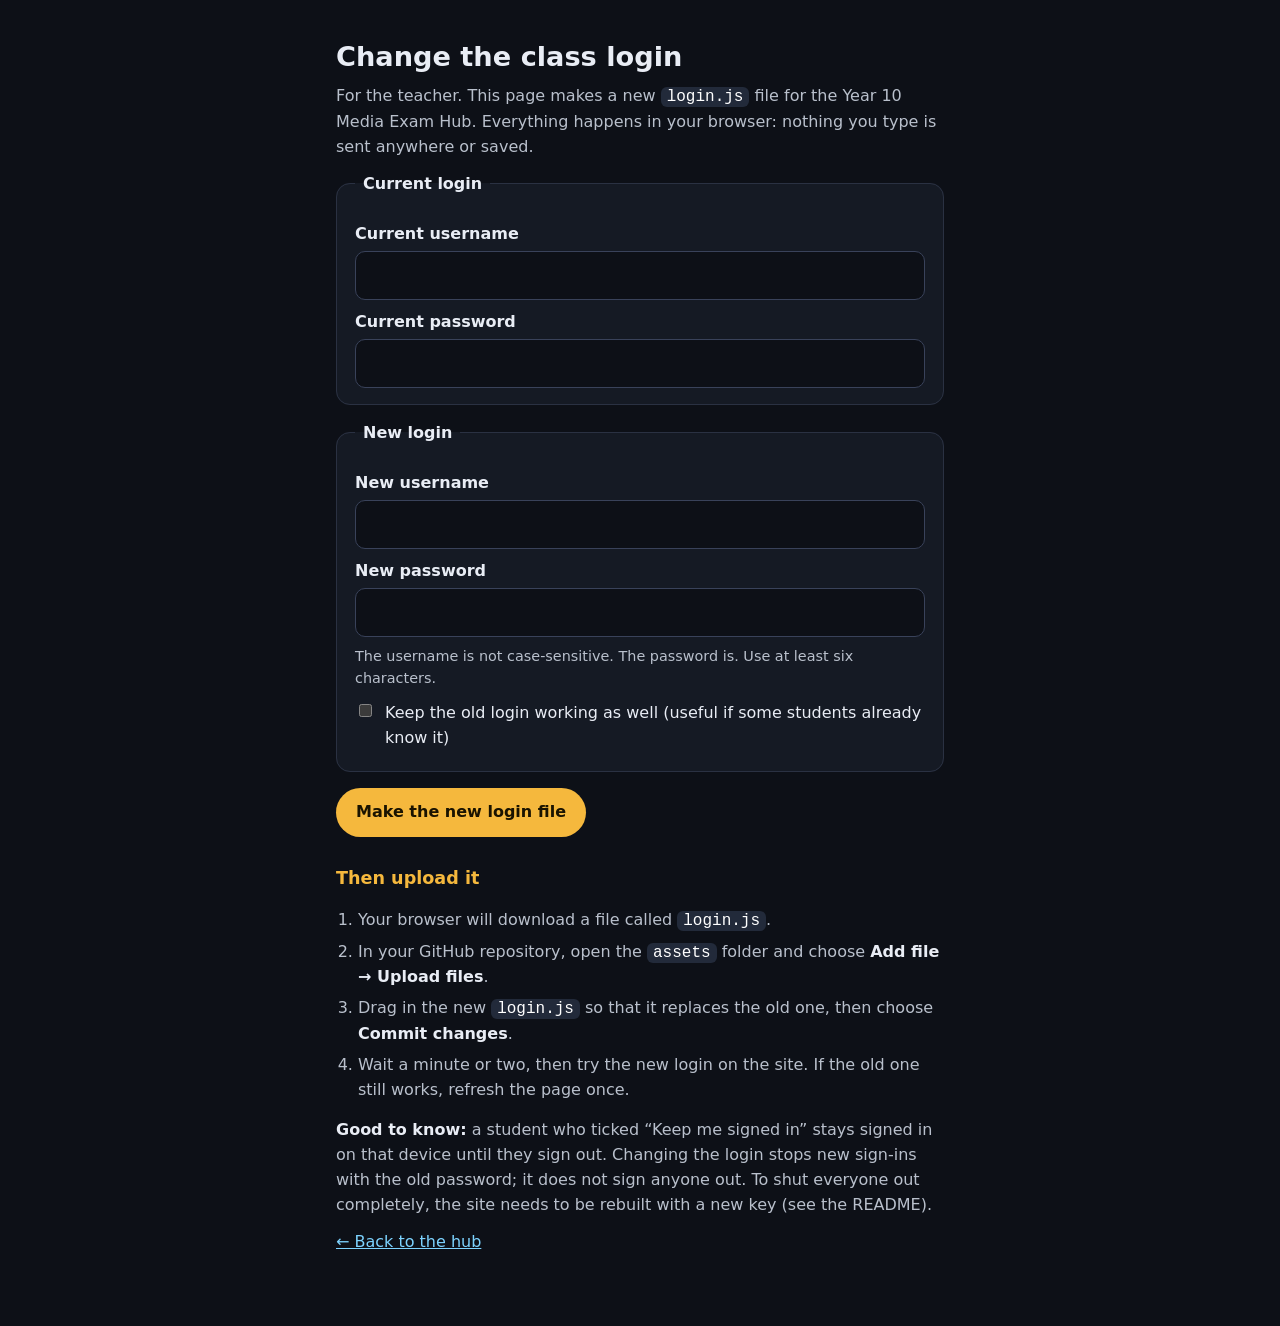
<file: teacher/change-login.html>
<!doctype html>
<html lang="en-AU">
<head>
<meta charset="utf-8">
<meta name="viewport" content="width=device-width,initial-scale=1">
<meta name="robots" content="noindex,nofollow">
<title>Change the class login · Year 10 Media Exam Hub</title>
<style>
  :root{color-scheme:dark}
  *{box-sizing:border-box}
  body{margin:0;background:#0d1017;color:#e9edf5;font:16px/1.55 system-ui,-apple-system,"Segoe UI",Roboto,sans-serif}
  main{max-width:640px;margin:0 auto;padding:36px 16px 64px}
  h1{font-size:1.7rem;margin:0 0 6px} h2{font-size:1.1rem;margin:28px 0 8px;color:#f5b83d}
  p{margin:0 0 12px;color:#b9c0cc} b{color:#e9edf5}
  fieldset{border:1px solid #2a3142;border-radius:14px;padding:16px 18px;margin:0 0 16px;background:#151a24}
  legend{padding:0 8px;font-weight:700}
  label{display:block;font-weight:600;margin:10px 0 4px}
  input[type=text],input[type=password]{width:100%;padding:11px 12px;border-radius:10px;border:1px solid #39425a;background:#0d1017;color:#fff;font:inherit}
  input:focus-visible,button:focus-visible{outline:3px solid #7dd3ff;outline-offset:2px}
  .chk{display:flex;gap:10px;align-items:flex-start;font-weight:400;margin-top:12px}
  button{font:inherit;font-weight:700;padding:12px 20px;border-radius:999px;border:0;background:#f5b83d;color:#1a1300;cursor:pointer}
  button:disabled{opacity:.6;cursor:wait}
  #msg{margin-top:16px;padding:14px 16px;border-radius:12px;display:none}
  #msg.ok{display:block;background:#12301f;border:1px solid #2f7d4f} #msg.bad{display:block;background:#3a1518;border:1px solid #a33a43}
  ol{padding-left:22px;color:#b9c0cc} li{margin:0 0 6px} code{background:#222a3a;padding:1px 6px;border-radius:6px;color:#fff}
  a{color:#7dd3ff}
</style>
</head>
<body>
<main>
  <h1>Change the class login</h1>
  <p>For the teacher. This page makes a new <code>login.js</code> file for the Year 10 Media Exam Hub. Everything happens in your browser: nothing you type is sent anywhere or saved.</p>

  <form id="f" autocomplete="off">
    <fieldset><legend>Current login</legend>
      <label for="cu">Current username</label><input id="cu" type="text" autocapitalize="none" spellcheck="false" required>
      <label for="cp">Current password</label><input id="cp" type="password" required>
    </fieldset>
    <fieldset><legend>New login</legend>
      <label for="nu">New username</label><input id="nu" type="text" autocapitalize="none" spellcheck="false" required>
      <label for="np">New password</label><input id="np" type="text" spellcheck="false" required minlength="6">
      <p style="margin:8px 0 0;font-size:.9rem">The username is not case-sensitive. The password is. Use at least six characters.</p>
      <label class="chk"><input id="keep" type="checkbox"> <span>Keep the old login working as well (useful if some students already know it)</span></label>
    </fieldset>
    <button type="submit">Make the new login file</button>
  </form>
  <div id="msg" role="status"></div>

  <h2>Then upload it</h2>
  <ol>
    <li>Your browser will download a file called <code>login.js</code>.</li>
    <li>In your GitHub repository, open the <code>assets</code> folder and choose <b>Add file → Upload files</b>.</li>
    <li>Drag in the new <code>login.js</code> so that it replaces the old one, then choose <b>Commit changes</b>.</li>
    <li>Wait a minute or two, then try the new login on the site. If the old one still works, refresh the page once.</li>
  </ol>
  <p><b>Good to know:</b> a student who ticked “Keep me signed in” stays signed in on that device until they sign out. Changing the login stops new sign-ins with the old password; it does not sign anyone out. To shut everyone out completely, the site needs to be rebuilt with a new key (see the README).</p>
  <p><a href="../index.html">← Back to the hub</a></p>
</main>
<script src="../assets/login.js"></script>
<script>
(() => {
  const $ = id => document.getElementById(id), msg = $('msg');
  const bytes = b64 => Uint8Array.from(atob(b64), c => c.charCodeAt(0));
  const toB64 = u => btoa(String.fromCharCode(...u));
  const say = (cls, html) => { msg.className = cls; msg.innerHTML = html; };
  async function derive(user, pass, salt, iter) {
    const km = await crypto.subtle.importKey('raw', new TextEncoder().encode(user.trim().toLowerCase() + '\n' + pass.trim()), 'PBKDF2', false, ['deriveBits']);
    return new Uint8Array(await crypto.subtle.deriveBits({ name: 'PBKDF2', salt, iterations: iter, hash: 'SHA-256' }, km, 256));
  }
  async function open(raw, b64) {
    const buf = bytes(b64), key = await crypto.subtle.importKey('raw', raw, 'AES-GCM', false, ['decrypt']);
    return new Uint8Array(await crypto.subtle.decrypt({ name: 'AES-GCM', iv: buf.subarray(0, 12) }, key, buf.subarray(12)));
  }
  async function seal(raw, plain) {
    const iv = crypto.getRandomValues(new Uint8Array(12)), key = await crypto.subtle.importKey('raw', raw, 'AES-GCM', false, ['encrypt']);
    const ct = new Uint8Array(await crypto.subtle.encrypt({ name: 'AES-GCM', iv }, key, plain));
    const out = new Uint8Array(12 + ct.length); out.set(iv); out.set(ct, 12); return toB64(out);
  }
  if (!window.HUB_LOGIN) say('bad', 'This page could not find <code>assets/login.js</code>. Open it from the hub website (or from the full site folder), not on its own.');
  $('f').addEventListener('submit', async e => {
    e.preventDefault(); const L = window.HUB_LOGIN; if (!L) return;
    const b = e.target.querySelector('button'); b.disabled = true; msg.className = '';
    try {
      let ck = null, used = null;
      for (const l of L.logins) { try { ck = await open(await derive($('cu').value, $('cp').value, bytes(l.salt), L.iter), l.key); used = l; break; } catch { /* try the next one */ } }
      if (!ck) { say('bad', '<b>The current login is not right.</b> Check the spelling. The password is case-sensitive.'); return; }
      if ($('np').value.trim().length < 6) { say('bad', '<b>Choose a longer password:</b> at least six characters.'); return; }
      const salt = crypto.getRandomValues(new Uint8Array(16));
      const entry = { salt: toB64(salt), key: await seal(await derive($('nu').value, $('np').value, salt, L.iter), ck) };
      const logins = $('keep').checked ? [entry, used] : [entry];
      const js = '/* Class login for the Year 10 Media Exam Hub. Replace this file to change the login (see teacher/change-login.html). */\nwindow.HUB_LOGIN=' + JSON.stringify({ v: 1, iter: L.iter, logins }) + ';\n';
      const a = document.createElement('a'); a.href = URL.createObjectURL(new Blob([js], { type: 'text/javascript' })); a.download = 'login.js'; document.body.append(a); a.click(); a.remove();
      say('ok', '<b>Done.</b> A new <code>login.js</code> has been downloaded. Upload it to the <code>assets</code> folder of your repository to switch the site to the new login' + ($('keep').checked ? ' (the old one will keep working too).' : '.'));
    } catch (err) { say('bad', '<b>Something went wrong:</b> ' + (err && err.message || err)); }
    finally { b.disabled = false; }
  });
})();
</script>
</body>
</html>
</file>
<file: assets/site.css>
/* Year 10 Media Exam Hub — shared styles */
@font-face{font-family:"Bebas Neue";src:url(bebas.woff2) format("woff2");font-display:swap}
:root{
  --bg:#0c0e13;--surface:#151922;--raised:#1d2330;--line:#2b3344;--text:#eef1f6;--muted:#9aa5b8;
  --gold:#f5b83d;--pink:#ff6fae;--blue:#4cc3ff;--green:#5fd39a;--red:#ff6b6b;--accent:var(--gold);
  --on-accent:#14110a;--shadow:0 10px 30px rgba(0,0,0,.35);
  --display:"Bebas Neue","Arial Narrow",Impact,sans-serif;
  --body:system-ui,-apple-system,"Segoe UI",Roboto,Helvetica,Arial,sans-serif;
  --mono:ui-monospace,"SF Mono",Menlo,Consolas,monospace;
}
:root[data-theme=light]{
  --bg:#f5f1e8;--surface:#fffdf8;--raised:#f0eadc;--line:#d9d0bd;--text:#1b1d23;--muted:#5d6472;
  --gold:#a86a00;--pink:#c2256d;--blue:#0b6fa8;--green:#147a4b;--red:#c62828;--on-accent:#fff;--shadow:0 8px 24px rgba(60,40,0,.12);
}
body[data-page=s2]{--accent:var(--pink)} body[data-page=s3]{--accent:var(--blue)} body[data-page=bank]{--accent:var(--green)}
*{box-sizing:border-box}
html{scroll-behavior:smooth;scroll-padding-top:84px}
body{margin:0;background:var(--bg);color:var(--text);font:16px/1.6 var(--body);-webkit-font-smoothing:antialiased}
img{max-width:100%;display:block}
a{color:var(--accent)}
h1,h2,h3,h4{font-family:var(--display);font-weight:400;letter-spacing:.03em;line-height:1.05;margin:0 0 .4em;text-wrap:balance}
h1{font-size:clamp(2.6rem,7vw,4.6rem)} h2{font-size:clamp(1.8rem,4vw,2.5rem)} h3{font-size:1.5rem} h4{font-size:1.2rem;color:var(--accent)}
p{margin:0 0 1em} ul,ol{margin:0 0 1em;padding-left:1.3em} li{margin:.25em 0}
button,input,select,textarea{font:inherit;color:inherit}
:focus-visible{outline:3px solid var(--accent);outline-offset:2px;border-radius:6px}
.wrap{max-width:1080px;margin:0 auto;padding:0 20px}
.muted{color:var(--muted)} .small{font-size:.875rem} .center{text-align:center}
.kicker{font:700 .75rem/1 var(--body);letter-spacing:.18em;text-transform:uppercase;color:var(--accent)}

/* header */
.top{position:sticky;top:0;z-index:30;background:color-mix(in srgb,var(--bg) 88%,transparent);backdrop-filter:blur(10px);border-bottom:1px solid var(--line)}
.top .wrap{display:flex;align-items:center;gap:14px;min-height:60px;flex-wrap:wrap;padding-block:8px}
.brand{font-family:var(--display);font-size:1.5rem;letter-spacing:.06em;text-decoration:none;color:var(--text);display:flex;gap:8px;align-items:center;white-space:nowrap}
.brand i{width:12px;height:12px;border-radius:50%;background:var(--red);box-shadow:0 0 10px var(--red);animation:rec 1.6s infinite}
@keyframes rec{50%{opacity:.25}}
.top nav{display:flex;gap:4px;flex-wrap:wrap;margin-left:auto}
.top nav a{color:var(--muted);text-decoration:none;padding:7px 11px;border-radius:8px;font-weight:600;font-size:.9rem}
.top nav a:hover{color:var(--text);background:var(--raised)}
.top nav a[aria-current]{color:var(--on-accent);background:var(--accent)}
.tools{display:flex;gap:6px}
.icon{background:none;border:1px solid var(--line);border-radius:8px;padding:6px 10px;cursor:pointer;font-size:.8rem;color:var(--muted)}
.icon:hover{color:var(--text);border-color:var(--muted)}

/* film strip */
.strip{height:18px;background:radial-gradient(circle,var(--bg) 0 4px,transparent 4.5px) 0 50%/24px 18px repeat-x,var(--raised);border-block:1px solid var(--line)}
.hero{padding:56px 0 40px;position:relative;overflow:hidden}
.hero:before{content:"";position:absolute;inset:-40% -10% auto;height:120%;background:radial-gradient(ellipse at 50% 0,color-mix(in srgb,var(--accent) 22%,transparent),transparent 60%);pointer-events:none}
.hero .wrap{position:relative}
.hero p.lead{font-size:1.15rem;max-width:62ch;color:var(--muted)}
.bulbs{display:flex;gap:14px;margin:0 0 18px}
.bulbs i{width:10px;height:10px;border-radius:50%;background:var(--accent);box-shadow:0 0 12px var(--accent);animation:bulb 1.4s infinite}
.bulbs i:nth-child(even){animation-delay:.7s}
@keyframes bulb{50%{opacity:.25;box-shadow:none}}
.stats{display:grid;grid-template-columns:repeat(2,minmax(0,1fr));gap:10px;margin:18px 0 0}
.stat{background:var(--surface);border:1px solid var(--line);border-radius:12px;padding:10px 16px}
.stat b{display:block;font:400 1.9rem/1 var(--display);color:var(--accent);letter-spacing:.04em}
.stat span{font-size:.8rem;color:var(--muted)}

/* buttons */
.btn{display:inline-flex;align-items:center;gap:8px;background:var(--accent);color:var(--on-accent);border:0;border-radius:10px;padding:10px 18px;font-weight:700;cursor:pointer;text-decoration:none;transition:transform .12s,filter .12s}
.btn:hover{filter:brightness(1.1);transform:translateY(-1px)} .btn:active{transform:none}
.btn.ghost{background:transparent;color:var(--text);border:1px solid var(--line)} .btn.ghost:hover{border-color:var(--accent)}
.btn.ok{background:var(--green);color:#06140d} .btn.warn{background:transparent;border:1px solid var(--red);color:var(--red)}
.btn.sm{padding:6px 12px;font-size:.85rem} .btn[disabled]{opacity:.45;cursor:not-allowed;transform:none}
.bar{display:flex;flex-wrap:wrap;gap:10px;align-items:center;margin:14px 0} .bar.center{justify-content:center} .bar .push{margin-left:auto}
select,input[type=text],input[type=search],input[type=password],textarea{background:var(--bg);border:1px solid var(--line);border-radius:10px;padding:10px 12px;width:100%}
select{width:auto;max-width:100%} textarea{resize:vertical;min-height:88px;line-height:1.5}
label.chk{display:inline-flex;gap:8px;align-items:center;cursor:pointer;font-size:.9rem;color:var(--muted)}
input[type=checkbox]{width:18px;height:18px;accent-color:var(--accent)}

/* modules */
main{padding-bottom:60px}
.scenes{position:sticky;top:61px;z-index:20;background:var(--bg);border-bottom:1px solid var(--line);padding:10px 0}
.scenes .wrap{display:flex;gap:8px;align-items:center;overflow-x:auto;scrollbar-width:thin}
.scenes a{flex:none;text-decoration:none;color:var(--muted);border:1px solid var(--line);border-radius:999px;padding:5px 12px;font-size:.82rem;font-weight:600}
.scenes a.done{color:var(--green);border-color:var(--green)} .scenes a.done:before{content:"✓ "}
.scenes a:hover{color:var(--text)} .scenes .pct{flex:none;font:400 1.2rem var(--display);color:var(--accent);min-width:54px}
.mod{margin:44px 0 0;background:var(--surface);border:1px solid var(--line);border-radius:18px;padding:26px;box-shadow:var(--shadow)}
.slate{display:flex;align-items:center;gap:14px;margin:-26px -26px 22px;padding:14px 26px;border-bottom:1px solid var(--line);background:repeating-linear-gradient(135deg,var(--raised) 0 18px,transparent 18px 36px);border-radius:18px 18px 0 0}
.slate .scene{font:700 .72rem/1 var(--mono);letter-spacing:.14em;background:var(--accent);color:var(--on-accent);padding:6px 9px;border-radius:6px;white-space:nowrap}
.slate h2{margin:0;font-size:clamp(1.5rem,3.4vw,2.1rem)}
.modfoot{display:flex;flex-wrap:wrap;gap:12px;align-items:center;justify-content:space-between;margin-top:22px;padding-top:16px;border-top:1px dashed var(--line)}
.onenote{font-size:.85rem;color:var(--muted)} .onenote b{color:var(--text)}
.donebtn.on{background:var(--green);color:#06140d;border-color:var(--green)}
.grid{display:grid;gap:16px} .g2{grid-template-columns:repeat(auto-fit,minmax(280px,1fr))} .g3{grid-template-columns:repeat(auto-fit,minmax(220px,1fr))} .g4{grid-template-columns:repeat(auto-fit,minmax(170px,1fr))}
.box{background:var(--raised);border:1px solid var(--line);border-radius:14px;padding:16px}
.box h4{margin-bottom:.3em} .box p:last-child,.box ul:last-child{margin-bottom:0}
.tip{border-left:4px solid var(--accent);background:var(--raised);border-radius:0 12px 12px 0;padding:12px 16px;margin:16px 0}
.tip b:first-child{color:var(--accent)}
.tag{display:inline-block;font:700 .7rem/1 var(--body);letter-spacing:.08em;text-transform:uppercase;border:1px solid var(--line);border-radius:999px;padding:5px 9px;color:var(--muted);margin:0 4px 4px 0}
.tag.a{border-color:var(--accent);color:var(--accent)}
table.t{width:100%;border-collapse:collapse;font-size:.95rem} .t th,.t td{text-align:left;padding:9px 10px;border-bottom:1px solid var(--line);vertical-align:top} .t th{font-size:.75rem;letter-spacing:.1em;text-transform:uppercase;color:var(--muted)}
.scroll{overflow-x:auto}
details.rev{border:1px dashed var(--line);border-radius:12px;margin:12px 0;background:var(--bg)}
details.rev summary{cursor:pointer;padding:11px 14px;font-weight:700;color:var(--accent);list-style:none}
details.rev summary::-webkit-details-marker{display:none}
details.rev summary:before{content:"▶ ";font-size:.7em;vertical-align:middle}
details.rev[open] summary:before{content:"▼ "}
details.rev>div{padding:0 14px 12px;animation:fade .35s}
@keyframes fade{from{opacity:0;transform:translateY(-4px)}}

/* term popover */
.t-term{all:unset;cursor:help;border-bottom:2px dotted var(--accent);font:inherit;color:inherit}
.t-term:hover{color:var(--accent)}
.pop{position:absolute;z-index:60;max-width:320px;background:var(--raised);border:1px solid var(--accent);border-radius:12px;padding:12px 14px;box-shadow:var(--shadow);font-size:.9rem;animation:fade .15s}
.pop b{font:400 1.25rem var(--display);letter-spacing:.04em;color:var(--accent);display:block}
.pop a{display:inline-block;margin-top:6px;font-weight:700}

/* tickets (hub) */
.tickets{display:grid;gap:18px;grid-template-columns:repeat(auto-fit,minmax(280px,1fr))}
.ticket{--c:var(--gold);position:relative;display:flex;flex-direction:column;text-decoration:none;color:var(--text);background:var(--surface);border:1px solid var(--line);border-top:5px solid var(--c);border-radius:16px;padding:20px 20px 16px;transition:transform .18s,box-shadow .18s;
  -webkit-mask:radial-gradient(circle 11px at 0 68%,#0000 97%,#000) left/51% 100% no-repeat,radial-gradient(circle 11px at 100% 68%,#0000 97%,#000) right/51% 100% no-repeat;mask:radial-gradient(circle 11px at 0 68%,#0000 97%,#000) left/51% 100% no-repeat,radial-gradient(circle 11px at 100% 68%,#0000 97%,#000) right/51% 100% no-repeat}
.ticket:hover{transform:translateY(-4px) rotate(-.4deg)}
.ticket .reel{font:700 .72rem var(--mono);letter-spacing:.16em;color:var(--c)}
.ticket h3{font-size:2rem;margin:.15em 0 .1em}
.ticket .meta{color:var(--muted);font-size:.9rem;min-height:3.2em}
.ticket .stub{margin-top:16px;padding-top:14px;border-top:2px dashed var(--line);display:flex;align-items:center;gap:12px}
.ring{--p:0;width:54px;height:54px;border-radius:50%;background:conic-gradient(var(--c) calc(var(--p)*1%),var(--raised) 0);display:grid;place-items:center;flex:none}
.ring b{width:42px;height:42px;border-radius:50%;background:var(--surface);display:grid;place-items:center;font:400 1.05rem var(--display)}
.ticket .go{margin-left:auto;font-weight:800;color:var(--c)}
.count{display:flex;gap:10px;flex-wrap:wrap;margin:8px 0}
.count div{width:86px;height:86px;border-radius:50%;border:2px solid var(--line);display:grid;place-content:center;text-align:center;background:var(--surface);position:relative}
.count div:before{content:"";position:absolute;inset:6px;border-radius:50%;border:1px dashed var(--line)}
.count b{font:400 2.3rem/1 var(--display);color:var(--accent)} .count span{font-size:.62rem;letter-spacing:.14em;text-transform:uppercase;color:var(--muted)}
.tl{display:flex;border-radius:12px;overflow:hidden;border:1px solid var(--line);font-size:.8rem;font-weight:700}
.tl div{padding:12px 10px;color:#10131a;min-width:0} .tl small{display:block;font-weight:500;opacity:.8}
.plan li{list-style:none;margin:0 0 8px;background:var(--raised);border:1px solid var(--line);border-radius:12px;padding:10px 14px;display:flex;gap:12px;align-items:flex-start}
.plan{padding:0} .plan li.on{opacity:.6} .plan li.on .pt{text-decoration:line-through} .plan .pt{font-weight:700} .plan a{font-weight:700}

/* flashcards */
.card3d{all:unset;display:block;width:100%;min-height:240px;perspective:1200px;cursor:pointer;box-sizing:border-box}
.card3d .in{display:block;position:relative;min-height:240px;transition:transform .5s cubic-bezier(.2,.8,.2,1);transform-style:preserve-3d}
.card3d.flip .in{transform:rotateY(180deg)}
.face{position:absolute;inset:0;backface-visibility:hidden;border-radius:16px;border:1px solid var(--line);background:var(--raised);padding:26px;display:flex;flex-direction:column;justify-content:center;align-items:center;text-align:center}
.face.front{background:linear-gradient(160deg,var(--raised),var(--bg))} .face.front b{font:400 clamp(2rem,6vw,3.2rem)/1 var(--display);letter-spacing:.04em}
.face.back{transform:rotateY(180deg);border-color:var(--accent)} .face.back p{max-width:52ch;font-size:1.05rem;margin:.3em 0} .face .eg{color:var(--muted);font-size:.92rem}

/* quiz */
.qhead{display:flex;justify-content:space-between;font:700 .8rem var(--mono);letter-spacing:.08em;color:var(--muted);text-transform:uppercase}
.meter{height:6px;background:var(--raised);border-radius:99px;overflow:hidden;margin:8px 0 18px} .meter i{display:block;height:100%;background:var(--accent);transition:width .4s}
.q{font:700 1.2rem/1.4 var(--body);letter-spacing:0;margin-bottom:14px}
.opts{display:grid;gap:10px}
.opt{all:unset;box-sizing:border-box;display:flex;gap:12px;align-items:flex-start;cursor:pointer;padding:12px 14px;border:1px solid var(--line);border-radius:12px;background:var(--raised);transition:border-color .15s,transform .15s}
.opt:hover:not([disabled]){border-color:var(--accent);transform:translateX(3px)}
.opt b{font:400 1.2rem/1.3 var(--display);color:var(--accent);min-width:1.1em}
.opt.right{border-color:var(--green);background:color-mix(in srgb,var(--green) 16%,var(--raised))} .opt.wrong{border-color:var(--red);background:color-mix(in srgb,var(--red) 14%,var(--raised));animation:shake .3s}
@keyframes shake{25%{transform:translateX(-5px)}75%{transform:translateX(5px)}}
.why{margin-top:14px;padding:12px 14px;border-radius:12px;background:var(--bg);border:1px solid var(--line)}
.score{font:400 clamp(3rem,10vw,5rem)/1 var(--display);color:var(--accent)}

/* short answer gym + builders */
.gymq{border:1px solid var(--line);border-radius:14px;padding:16px;margin:0 0 14px;background:var(--raised)}
.gymq .qq{font-weight:700;display:flex;gap:10px;justify-content:space-between;align-items:flex-start;margin-bottom:10px}
.marks{flex:none;font:700 .72rem var(--mono);border:1px solid var(--accent);color:var(--accent);border-radius:6px;padding:4px 7px;white-space:nowrap}
.pts label{display:flex;gap:10px;margin:6px 0;cursor:pointer}
.field{margin:0 0 16px} .field label{font-weight:700;display:block} .field .hint{color:var(--muted);font-size:.88rem;margin:2px 0 8px}
.chips{display:flex;flex-wrap:wrap;gap:6px;margin:0 0 8px}
.chip{background:none;border:1px solid var(--line);border-radius:999px;padding:4px 11px;font-size:.8rem;cursor:pointer;color:var(--muted)} .chip:hover,.chip.on{border-color:var(--accent);color:var(--accent)}
.timer{font:400 1.7rem/1 var(--display);letter-spacing:.06em;min-width:74px;color:var(--accent)} .timer.end{color:var(--red);animation:rec 1s infinite}
.qbox{background:var(--bg);border:1px solid var(--accent);border-radius:12px;padding:14px 16px;margin:10px 0 18px;font-weight:600}

/* hotspots */
.spotwrap{display:grid;gap:20px;grid-template-columns:minmax(0,1.15fr) minmax(0,1fr);align-items:start}
.stage{position:relative;border-radius:12px;overflow:hidden;border:1px solid var(--line);background:#000;user-select:none}
.stage img{width:100%} .stage.find{cursor:crosshair}
.dot{position:absolute;transform:translate(-50%,-50%);width:30px;height:30px;border-radius:50%;border:2px solid #fff;background:var(--accent);color:var(--on-accent);font:800 .8rem/1 var(--body);cursor:pointer;display:grid;place-items:center;box-shadow:0 2px 10px rgba(0,0,0,.6);padding:0}
.dot:after{content:"";position:absolute;inset:-7px;border-radius:50%;border:2px solid var(--accent);animation:ping 1.8s infinite}
@keyframes ping{from{transform:scale(.7);opacity:.9}to{transform:scale(1.6);opacity:0}}
.dot.seen{background:#fff;color:#111} .dot.seen:after{display:none} .dot.sel{background:var(--accent);color:var(--on-accent);transform:translate(-50%,-50%) scale(1.25)}
.dot.hit{background:var(--green);color:#06140d} .dot.hit:after{border-color:var(--green)}
.miss{position:absolute;width:26px;height:26px;margin:-13px;border-radius:50%;border:3px solid var(--red);animation:missfx .7s forwards;pointer-events:none}
@keyframes missfx{to{transform:scale(2);opacity:0}}
.panel{background:var(--raised);border:1px solid var(--line);border-radius:14px;padding:18px;min-height:240px}
.panel h3{color:var(--accent);margin-bottom:.2em} .panel .lbl{font:700 .7rem var(--body);letter-spacing:.14em;text-transform:uppercase;color:var(--muted);margin:14px 0 2px}
.say{font-style:italic;border-left:3px solid var(--accent);padding-left:12px}
.tabs{display:flex;gap:6px;flex-wrap:wrap;margin:0 0 14px}
.tab{background:var(--raised);border:1px solid var(--line);border-radius:10px;padding:8px 13px;cursor:pointer;font-weight:700;font-size:.88rem;color:var(--muted)}
.tab[aria-selected=true]{background:var(--accent);color:var(--on-accent);border-color:var(--accent)}
.findbar{background:var(--bg);border:1px solid var(--accent);border-radius:12px;padding:12px 14px;margin:0 0 12px;font-weight:700}

/* reel timeline */
.film{display:flex;gap:8px;overflow-x:auto;padding:14px 10px;background:#000;border-radius:12px;border:1px solid var(--line);
  background-image:radial-gradient(circle,#2b3344 0 3px,transparent 3.5px),radial-gradient(circle,#2b3344 0 3px,transparent 3.5px);background-size:18px 10px;background-position:0 0,0 100%;background-repeat:repeat-x}
.film button{all:unset;flex:none;width:132px;cursor:pointer;border:2px solid transparent;border-radius:6px;overflow:hidden;position:relative;opacity:.6;transition:opacity .2s,transform .2s}
.film button:hover{opacity:1} .film button[aria-selected=true]{opacity:1;border-color:var(--accent);transform:scale(1.04)}
.film button span{position:absolute;left:4px;bottom:4px;background:rgba(0,0,0,.75);color:#fff;font:700 .68rem var(--mono);padding:2px 5px;border-radius:4px}
.film button.seen:after{content:"✓";position:absolute;right:4px;top:4px;background:var(--green);color:#06140d;width:18px;height:18px;border-radius:50%;font-size:.7rem;display:grid;place-items:center;font-weight:800}
.moment{display:grid;gap:20px;grid-template-columns:minmax(0,1fr) minmax(0,1fr);margin-top:16px;align-items:start}
.moment img{border-radius:12px;border:1px solid var(--line)} .tc{font:700 .8rem var(--mono);color:var(--accent);letter-spacing:.08em}
blockquote{margin:10px 0;padding:8px 14px;border-left:3px solid var(--accent);background:var(--bg);border-radius:0 10px 10px 0;font-style:italic}

/* match */
.match{display:grid;grid-template-columns:1fr 1fr;gap:12px}
.match button{all:unset;box-sizing:border-box;display:block;width:100%;cursor:pointer;border:1px solid var(--line);border-radius:10px;padding:10px 12px;margin:0 0 8px;background:var(--raised);font-size:.92rem;transition:border-color .15s}
.match button:hover{border-color:var(--accent)} .match button.sel{border-color:var(--accent);background:color-mix(in srgb,var(--accent) 18%,var(--raised))}
.match button.ok{border-color:var(--green);color:var(--green);cursor:default;background:transparent} .match button.no{animation:shake .3s;border-color:var(--red)}

/* camera moves + composition */
.frame{aspect-ratio:3/2;background:var(--bg);border:2px solid var(--text);border-radius:6px;overflow:hidden}
.frame svg{width:100%;height:100%;display:block}
.frame .ln{fill:none;stroke:var(--accent);stroke-width:2.5;stroke-linecap:round;stroke-dasharray:1;stroke-dashoffset:1;animation:draw 1.3s .2s forwards}
.frame .sub{fill:var(--text);stroke:none;opacity:0;animation:fadein .5s 1s forwards} .frame .sk{fill:none;stroke:var(--muted);stroke-width:2}
@keyframes draw{to{stroke-dashoffset:0}} @keyframes fadein{to{opacity:1}}
.ladder{counter-reset:r} .ladder .box{position:relative;padding-left:64px} .ladder .box:before{counter-increment:r;content:counter(r);position:absolute;left:16px;top:14px;font:400 2.2rem/1 var(--display);color:var(--accent)}

/* word bank */
.term{scroll-margin-top:150px;border:1px solid var(--line);border-radius:14px;padding:14px 16px;background:var(--surface)}
.term:target,.term.hl{border-color:var(--accent);box-shadow:0 0 0 3px color-mix(in srgb,var(--accent) 30%,transparent)}
.term h3{margin:0 0 .15em;font-size:1.45rem} .term .eg{color:var(--muted);font-size:.9rem;margin:.3em 0 .5em} .term .more a{font-size:.82rem;font-weight:700;margin-right:12px}
.bankbar{position:sticky;top:61px;z-index:15;background:var(--bg);padding:12px 0;border-bottom:1px solid var(--line)}

/* gate */
.gate{min-height:100vh;display:grid;place-items:center;padding:24px;background:radial-gradient(ellipse at 50% -10%,#3a2a08,transparent 55%),#0c0e13;color:#eef1f6}
.gate form{width:min(420px,100%);background:#151922;border:1px solid #2b3344;border-radius:20px;padding:30px;box-shadow:0 20px 60px rgba(0,0,0,.5)}
.gate h1{font-size:3.2rem;margin:.1em 0 .1em;color:#fff} .gate h1 em{font-style:normal;color:#f5b83d}
.gate label{display:block;font-weight:700;font-size:.85rem;margin:14px 0 6px} .gate input:not([type=checkbox]){background:#0c0e13;border-color:#2b3344;color:#fff}
.gate .btn{width:100%;justify-content:center;margin-top:18px;font-size:1.05rem;background:#f5b83d;color:#14110a} .gate .err{color:#ff8a8a;min-height:1.5em;margin:10px 0 0;font-size:.9rem}
.gate form.bad{animation:shake .35s}
.foot{border-top:1px solid var(--line);padding:26px 0 40px;color:var(--muted);font-size:.85rem;margin-top:50px}


/* guided tour, finds, notes */
.lamp{position:absolute;border-radius:10px;box-shadow:0 0 0 3000px rgba(4,6,10,.74),0 0 0 3px var(--accent),0 0 26px 6px color-mix(in srgb,var(--accent) 55%,transparent);transition:left .9s cubic-bezier(.5,0,.2,1),top .9s cubic-bezier(.5,0,.2,1),width .9s cubic-bezier(.5,0,.2,1),height .9s cubic-bezier(.5,0,.2,1);pointer-events:none}
.found{position:absolute;border:3px solid var(--green);border-radius:8px;pointer-events:none;animation:foundfx 1.6s forwards}
@keyframes foundfx{0%{opacity:0;transform:scale(1.08)}20%{opacity:1;transform:none}80%{opacity:1}100%{opacity:.35}}
.findbar.tour{display:flex;flex-wrap:wrap;gap:8px;align-items:center}
.finds{padding-left:1.6em;margin:.3em 0 0} .finds li{margin:.5em 0}
textarea.note{min-height:110px}
.qimg{border-radius:12px;border:1px solid var(--line);margin:0 0 14px;max-height:340px}
.evsel{width:100%;margin:0 0 8px;font-size:.88rem;color:var(--muted)}

/* code sorter */
.sortcard{font:400 clamp(1.7rem,5vw,2.6rem)/1.1 var(--display);letter-spacing:.03em;text-align:center;padding:34px 18px;border:2px dashed var(--line);border-radius:16px;background:var(--bg);margin:0 0 14px}
.sortbtns{display:grid;gap:10px;grid-template-columns:repeat(4,1fr)} .sortbtns .opt{justify-content:center;flex-direction:column;align-items:center;text-align:center;gap:2px}
.sortbtns .opt b{font-size:1.9rem} .sortbtns .opt:hover:not([disabled]){transform:translateY(-3px)}

/* sketch pad */
.pad{width:100%;aspect-ratio:3/2;display:block;background:var(--bg);border:2px solid var(--text);border-radius:6px;touch-action:none;cursor:crosshair}

/* rubric */
.rub{border:1px solid var(--line);border-radius:14px;padding:6px 16px 12px;margin:0 0 14px;background:var(--raised)}
.rub legend{font:400 1.3rem var(--display);letter-spacing:.04em;color:var(--accent);padding:0 8px;display:flex;gap:10px;align-items:center}
.rub label{display:flex;gap:10px;align-items:flex-start;padding:7px 8px;border-radius:8px;cursor:pointer} .rub label:hover{background:var(--bg)}
.rub input{margin-top:3px;accent-color:var(--accent);width:18px;height:18px;flex:none}

/* colour-coded model answers */
.model{background:var(--bg);border:1px solid var(--line);border-radius:14px;padding:18px 20px;font-size:1.05rem;line-height:1.9}
.model span{border-radius:5px;padding:2px 3px;box-decoration-break:clone;-webkit-box-decoration-break:clone;transition:background .25s,opacity .25s}
.k-n{background:color-mix(in srgb,var(--gold) 28%,transparent)} .k-s{background:color-mix(in srgb,var(--blue) 26%,transparent)} .k-e{background:color-mix(in srgb,var(--pink) 26%,transparent)} .k-l{background:color-mix(in srgb,var(--green) 26%,transparent)}
.legend{display:flex;flex-wrap:wrap;gap:8px;margin:0 0 12px} .legend span{font-size:.82rem;font-weight:700;border-radius:999px;padding:5px 12px}
.steps{display:grid;gap:12px;grid-template-columns:repeat(auto-fit,minmax(180px,1fr));counter-reset:st;margin:0 0 16px}
.steps>div{background:var(--raised);border:1px solid var(--line);border-radius:14px;padding:14px 16px 14px 58px;position:relative}
.steps>div:before{counter-increment:st;content:counter(st);position:absolute;left:14px;top:10px;font:400 2.4rem/1 var(--display);color:var(--accent)}
.steps b{display:block}
.vs{display:grid;gap:16px;grid-template-columns:repeat(auto-fit,minmax(260px,1fr))}
.quote{font-style:italic;color:var(--text)} .tcs{font:700 .78rem var(--mono);color:var(--accent);white-space:nowrap}
.bigq{font:400 clamp(1.4rem,3.4vw,2rem)/1.15 var(--display);letter-spacing:.03em;border-left:5px solid var(--accent);padding:6px 0 6px 16px;margin:0 0 16px}

/* toast */
.toast{position:fixed;left:50%;bottom:26px;transform:translateX(-50%);z-index:80;background:var(--raised);border:1px solid var(--accent);border-radius:12px;padding:12px 18px;box-shadow:var(--shadow);max-width:min(92vw,440px);animation:toastin .35s}
.toast b{color:var(--accent)} .toast.out{opacity:0;transition:opacity .5s}
@keyframes toastin{from{opacity:0;transform:translate(-50%,14px)}}
.readlist{columns:2 300px;column-gap:28px;padding:0;list-style:none} .readlist li{break-inside:avoid;margin:0 0 12px} .readlist a{font-weight:700}

@media(max-width:760px){
  .spotwrap,.moment{grid-template-columns:1fr} .mod{padding:18px} .slate{margin:-18px -18px 18px;padding:12px 18px}
  .top{position:static} .top .wrap{gap:8px 10px;min-height:0} .brand{font-size:1.2rem} .icon{padding:5px 8px;font-size:.74rem}
  .top nav{order:3;width:100%;margin:0;flex-wrap:nowrap;overflow-x:auto;scrollbar-width:none} .top nav a{flex:none;padding:6px 10px} .tools{margin-left:auto}
  .scenes{top:0} html{scroll-padding-top:64px}
  .match{gap:8px} .match button{font-size:.82rem;padding:8px 9px}
  [data-c=builder]>.bar{position:static;margin:14px 0;padding:0;border:0} .card3d,.card3d .in{min-height:300px}
  .stimtabs{flex-wrap:nowrap;overflow-x:auto;scrollbar-width:thin;padding-bottom:4px} .stimtabs .tab{flex:none}
  .tl{flex-direction:column} .tl div{width:auto!important} .sortbtns{grid-template-columns:repeat(2,1fr)}
}
@media(prefers-reduced-motion:reduce){*{animation:none!important;transition:none!important}.frame .ln{stroke-dashoffset:0}.frame .sub{opacity:1}}
@media print{.top,.scenes,.foot,.tools,.toast{display:none}body{background:#fff;color:#000}}
[data-c=builder]>.bar{position:sticky;bottom:0;z-index:4;background:var(--surface);margin:14px -8px;padding:10px 8px;border-top:1px solid var(--line)}
</file>
